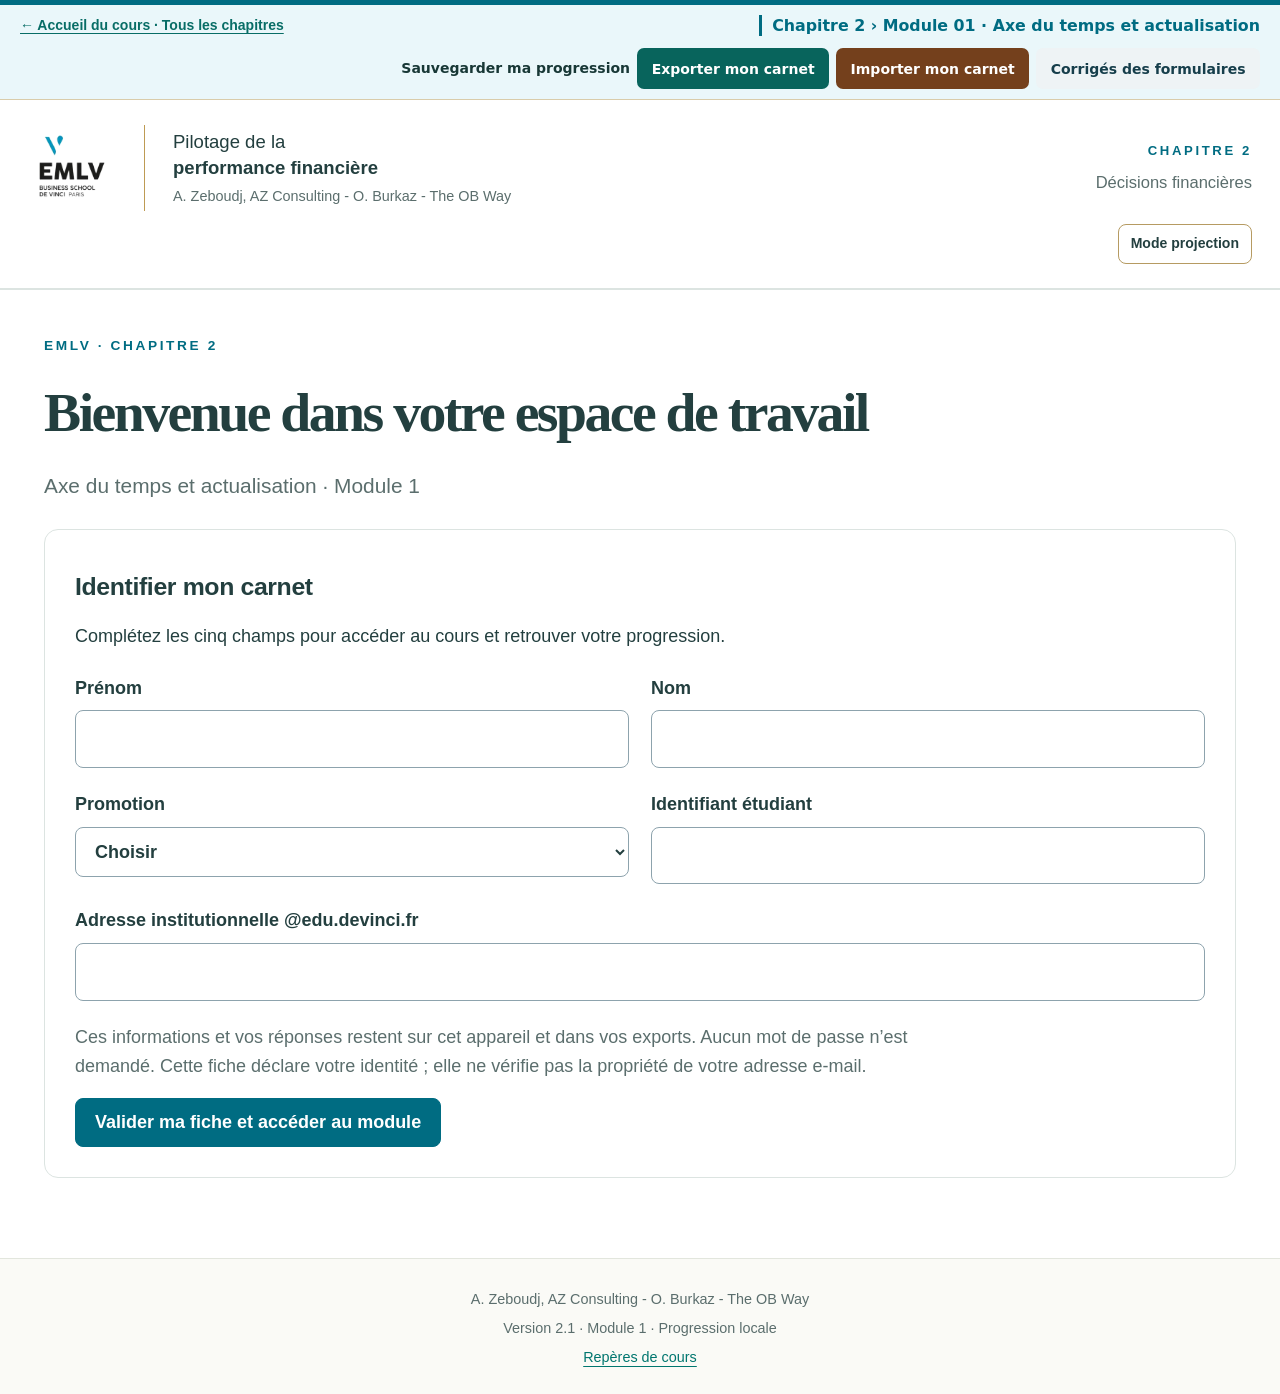
<file: index.html>
<!doctype html>
<html lang="fr">
<head><meta charset="utf-8"><meta name="viewport" content="width=device-width, initial-scale=1"><meta name="description" content="Cours et exercices accompagnés : axe du temps, capitalisation et actualisation. EMLV, chapitre 2."><title>Chapitre 2 · Axe du temps et actualisation</title><style>:root{--ink:#203341;--teal:#086b68;--deep:#075654;--paper:#f3f6f7;--line:#c9d7dc;--muted:#526570;--soft:#e7f3f2;--gold:#9a650b;--cream:#fff5d8;--danger:#993c2a;--focus:#9b4c00;font-size:18px;font-family:system-ui,-apple-system,BlinkMacSystemFont,"Segoe UI",sans-serif;color:var(--ink);background:var(--paper)}*{box-sizing:border-box}body{margin:0;line-height:1.65}a{color:var(--teal);text-underline-offset:4px}button,input,select{font:inherit}button,.button{display:inline-flex;align-items:center;justify-content:center;gap:8px;min-height:46px;padding:10px 17px;border:1px solid #6e8993;background:white;border-radius:9px;color:var(--ink);font-weight:650;cursor:pointer;text-decoration:none;line-height:1.4}button:hover,.button:hover{background:#eff7f6;border-color:var(--teal)}.primary{background:var(--teal);color:white;border-color:var(--teal)}.primary:hover{background:var(--deep);color:white}.skip{position:fixed;left:10px;top:-100px;z-index:99;background:white;padding:12px}.skip:focus{top:10px}:focus-visible{outline:3px solid var(--focus);outline-offset:4px}header{background:white;border-bottom:1px solid var(--line);padding:20px max(24px,calc((100vw - 1240px)/2))}.brand{display:flex;gap:20px;align-items:center}.brand img{width:86px;height:auto;max-height:55px;object-fit:contain}.brand strong{display:block;font-size:1.05rem}.brand small{color:var(--muted)}.header-bottom{display:flex;flex-wrap:wrap;align-items:center;justify-content:space-between;gap:15px;margin-top:18px}#student{display:flex;flex-wrap:wrap;gap:15px;align-items:center}.actions,#tools{display:flex;flex-wrap:wrap;gap:12px;margin:18px 0}#tools{margin:0}#tools button:first-child{background:var(--teal);color:white}#navigation{max-width:1290px;margin:auto;padding:16px 24px;display:flex;flex-wrap:wrap;gap:7px}#navigation[hidden]{display:none}#navigation a{padding:7px 12px;border-radius:7px;text-decoration:none;color:var(--ink);font-size:.92rem;font-weight:600}#navigation a:hover,#navigation a[aria-current]{background:var(--teal);color:white}#app{max-width:1080px;margin:16px auto 70px;padding:0 24px}h1,h2,h3,h4{line-height:1.22;letter-spacing:-.018em}h1{font-size:clamp(2rem,4.5vw,3.2rem);margin:0 0 24px;max-width:930px}h2{font-size:1.55rem;margin:12px 0 20px}h3{font-size:1.25rem;margin:12px 0 20px}h4{font-size:1.1rem}p{margin:14px 0}li{margin-bottom:12px}.eyebrow{color:var(--teal);font-size:.82rem;font-weight:800;letter-spacing:.09em;text-transform:uppercase;margin:14px 0}.lead{font-size:1.18rem;max-width:850px;color:var(--muted);margin-bottom:32px}.panel,.question{background:white;border:1px solid var(--line);border-radius:16px;padding:32px;margin:24px 0;box-shadow:0 2px 0 #173b4406}.panel p,.panel li,.question p{max-width:85ch}.question{border-top:5px solid var(--teal)}.question h3{color:var(--teal)}.remedial{margin:24px 0 0;padding:25px;border:2px solid #b18535;background:#fffdf7}.remedial h3{color:var(--gold)}.purpose{background:var(--soft);border-left:5px solid var(--teal);padding:20px 24px}.purpose strong,.reading strong{display:inline-block;margin-bottom:5px}.worked{background:#edf4f8;border-radius:12px;padding:24px;margin:26px 0}.worked ol{padding-left:28px}.worked li{padding-left:5px}.reading,.callout{background:var(--cream);padding:22px 24px;border-left:5px solid var(--gold)}.source{font-size:.84rem;color:var(--muted);padding-top:14px;border-top:1px solid var(--line)}.muted,small{color:var(--muted)}small{font-size:.85rem}.term{display:inline;padding:0;min-height:0;background:none;border:0;border-bottom:1px dotted var(--teal);border-radius:0;color:var(--teal);font:inherit;cursor:help;line-height:inherit;text-align:left}.term span{font-size:.75em;white-space:nowrap}.term:hover{background:#dbefec}.term:focus-visible{outline-width:2px;outline-offset:2px}.bridge,.module-grid{display:grid;grid-template-columns:1fr 1fr;gap:22px}.bridge>div{padding:23px;background:var(--soft);border-radius:10px}.bridge span{font-size:.75rem;letter-spacing:.1em;font-weight:800;color:var(--teal)}.bridge strong{display:block;font-size:1.4rem;margin-top:9px}.module-card{margin:0}.module-grid{margin:25px 0}.number{font-size:2rem;color:var(--teal);font-weight:800}.timeline{margin:28px 0;background:#f0f7f8;padding:23px;border-radius:12px}.timeline figcaption{font-size:.9rem;font-weight:700;margin-bottom:20px}.timeline ol{display:flex;gap:12px;padding:0;list-style:none;margin:0}.timeline li{flex:1;min-width:0;border-top:5px solid var(--teal);background:white;padding:16px 13px;margin:0;border-radius:6px}.timeline .date{display:block;font-size:.84rem;font-weight:650}.timeline strong{font-size:1.25rem;display:block;margin:9px 0;overflow-wrap:anywhere}.timeline small{display:block}.formula-picture{display:flex;flex-wrap:wrap;gap:16px;align-items:center;justify-content:center;padding:25px;background:var(--soft);text-align:center;border-radius:10px}.formula-picture span{font-size:1.9rem;font-weight:750}.formula-picture small{font-size:.85rem;font-weight:500}.formula,.formula-text{font-size:1.25rem;background:var(--soft);padding:20px;font-weight:750;overflow-wrap:anywhere}.formula{width:100%;justify-content:flex-start;text-align:left}table{width:100%;border-collapse:collapse;background:white;min-width:620px}caption{text-align:left;margin-bottom:15px;font-weight:700}th,td{padding:14px 16px;border-bottom:1px solid var(--line);text-align:left}thead{background:var(--soft)}tbody th{background:#f8fbfb;font-weight:650}.table-wrap{max-width:100%;overflow:auto;margin:23px 0}.table-wrap:focus{outline-offset:0}fieldset{border:0;padding:0;margin:0;min-width:0}legend{font-size:1.1rem;font-weight:650;margin-bottom:18px;padding:0;width:100%}.options{display:grid;gap:13px;margin:20px 0}.options>label,.choice{display:flex;align-items:flex-start;gap:15px;border:1px solid #aebfc5;border-radius:10px;padding:17px;cursor:pointer}.options label:has(input:checked){background:var(--soft);border:2px solid var(--teal);padding:16px}.options label:hover{background:#f4faf9}.options input,.choice input{width:22px;height:22px;min-width:22px;margin:4px 0;accent-color:var(--teal)}fieldset:disabled .options label{opacity:.87;cursor:default}input:not([type=radio]):not([type=checkbox]):not([type=range]),select{display:block;padding:13px 15px;border:1px solid #8da3ad;border-radius:8px;width:100%;background:white;color:var(--ink);min-height:50px}input[type=range]{display:block;width:100%;margin:25px 0}.numeric{display:block;margin-bottom:20px}.numeric input{max-width:360px;margin:10px 0}.identity-grid{display:grid;grid-template-columns:1fr 1fr;gap:22px;margin:22px 0}.identity-grid label{font-weight:650}.identity-grid label:last-child{grid-column:1/-1}.identity-grid input,.identity-grid select{margin-top:7px}.instruction{font-size:.9rem;color:var(--muted)}.feedback{padding:20px 23px;margin:22px 0;border-radius:9px;border-left:5px solid var(--teal)}.success{background:#e9f5ef;border-color:#247049}.error{background:#fff0e9;border-color:#ab4c2b}.solution{background:#fff5da;border-color:#9a650b}.format-error{color:var(--danger);font-weight:700;margin-top:10px}.q-feedback:focus{outline:2px solid var(--focus);outline-offset:5px}.step-nav{display:flex;gap:16px;align-items:center;flex-wrap:wrap;margin-top:30px}.step-nav p{max-width:600px}.lesson-menu{padding:0;list-style:none}.lesson-menu li a{display:flex;gap:20px;align-items:center;padding:22px;background:white;border:1px solid var(--line);border-radius:12px;text-decoration:none;color:var(--ink)}.lesson-menu li a:hover{background:var(--soft)}.lesson-menu span{font-weight:800;font-size:1.45rem;color:var(--teal)}.lesson-menu small{display:block;margin-top:5px}.progress-label{font-weight:650;font-size:.9rem;margin-top:25px}progress{width:100%;height:15px;accent-color:var(--teal)}.term-list{display:grid;grid-template-columns:1fr 1fr;gap:13px;margin-top:22px}.term-list button{text-align:left;justify-content:flex-start}.term-list button[hidden]{display:none}details{margin:20px 0}summary{font-weight:700;cursor:pointer;padding:8px 0}details ul{padding-left:24px}hr{border:0;border-top:1px solid var(--line);margin:28px 0}.backbar{position:sticky;top:0;z-index:10;display:flex;flex-wrap:wrap;align-items:center;gap:14px;background:#f3f6f7f5;padding:12px 0;backdrop-filter:blur(6px)}.course-lesson{scroll-margin-top:100px}#status{max-width:1080px;margin:0 auto;padding:0 24px;font-weight:650;color:var(--danger)}#status:empty{display:none}#storage{font-size:.78rem;color:var(--muted);margin:10px 0 0}dialog{width:min(850px,calc(100% - 28px));max-height:88vh;border:1px solid var(--line);border-radius:18px;padding:30px;color:var(--ink);box-shadow:0 20px 80px #132e4440}dialog::backdrop{background:#18323db0}.modal-head{display:flex;justify-content:space-between;gap:20px;align-items:flex-start}.modal-head button{min-width:78px}.modal-head h2{margin-top:8px}dialog .table-wrap{max-height:55vh}dialog .table-wrap table{font-size:1.1rem}footer{background:#e6edef;padding:25px;text-align:center;color:var(--muted);font-size:.85rem}footer p{margin:5px}.score{font-size:1.8rem;font-weight:750;color:var(--teal)}.projection{font-size:1.2rem}.projection #app{max-width:1250px}.projection h1{font-size:3.4rem}.choice{margin-bottom:12px}@media(max-width:680px){:root{font-size:17px}header{padding:17px 18px}.brand{gap:13px}.brand img{width:66px}.brand strong{font-size:.95rem}.brand small{font-size:.75rem}.header-bottom{gap:10px}#tools{display:grid;grid-template-columns:1fr 1fr;width:100%;gap:8px}#tools button{padding:10px;font-size:.88rem}#navigation{padding:12px;gap:5px}#navigation a{font-size:.85rem;padding:8px}#app{padding:0 16px;margin-top:12px}.panel,.question{padding:22px 19px;border-radius:12px;margin:20px 0}.module-grid,.bridge,.identity-grid,.term-list{grid-template-columns:1fr}.identity-grid label:last-child{grid-column:auto}.timeline{padding:16px;margin:23px 0}.timeline ol{flex-direction:column}.timeline li{display:grid;grid-template-columns:1fr 1fr;gap:7px;border-top:0;border-left:5px solid var(--teal)}.timeline strong{margin:0;font-size:1.15rem}.timeline small{grid-column:1/-1}.worked{padding:20px 17px}.purpose,.reading,.callout{padding:18px}.options>label{padding:14px 12px;gap:10px}.options label:has(input:checked){padding:13px 11px}.actions{gap:10px}.actions .button,.actions button{max-width:100%;white-space:normal}.remedial{padding:18px 13px}.formula-picture{gap:9px;padding:16px}.formula-picture span{font-size:1.6rem}.formula-picture small{font-size:.75rem}.projection h1{font-size:2.3rem}.backbar span{font-size:.82rem}dialog{padding:20px}h1{font-size:2.2rem}.lesson-menu li a{padding:18px;gap:14px}.step-nav{align-items:stretch}.step-nav .button{width:100%}}@media(prefers-reduced-motion:reduce){*{scroll-behavior:auto!important}}@media print{header,#navigation,footer,#tools,.actions,button,.skip,.backbar{display:none}.panel,.question{border:0;box-shadow:none;break-inside:auto}body{background:white;font-size:11pt}.term{color:inherit;border:0}.timeline li{break-inside:avoid}#app{max-width:none;padding:0}.course-lesson{break-before:page}.course-lesson:first-of-type{break-before:auto}details{display:block}}

/* Chapitre 2 · direction artistique commune · 2.1 */
:root{--ink:#233f3f;--teal:#00857f;--deep:#006c66;--paper:#fff;--line:#dce4e1;--muted:#5b6e6d;--soft:#edf7f5;--gold:#be9b54;--cream:#faf8f3;--danger:#963b28;--focus:#8b631d;font-family:Arial,"Helvetica Neue",system-ui,sans-serif;font-size:18px;color:var(--ink);background:#fff}
body{background:#fff;line-height:1.65}h1{font-family:Georgia,"Times New Roman",serif;font-size:clamp(2.35rem,4.35vw,3.8rem);font-weight:600;letter-spacing:-.045em;line-height:1.12;max-width:1080px;margin-bottom:26px}h1 em{font-style:normal;color:var(--teal)}h2,h3,h4{font-family:Arial,"Helvetica Neue",sans-serif;letter-spacing:-.015em}h2{font-size:1.38rem}h3{font-size:1.14rem}p{margin:16px 0}a{color:#00766f}button,.button{border-color:#b69b62;border-radius:8px;min-height:46px;font-weight:600;padding:11px 19px;transition:background-color .15s,border-color .15s}button:hover,.button:hover{background:#f0f7f5;border-color:var(--teal)}.primary{background:var(--teal);border-color:var(--teal);color:white}.primary:hover{background:var(--deep);color:white}.term{color:#00766f;padding:0;min-height:0;border:0;border-bottom:1px dotted #00766f;border-radius:0;transition:none}.term:hover{background:#e3f1ed}.term:focus-visible{outline-color:var(--focus)}
header{padding:24px max(28px,calc((100vw - 1540px)/2));border-bottom:1px solid var(--line)}.masthead{display:flex;justify-content:space-between;gap:28px;align-items:center}.brand{gap:28px;align-items:center;min-width:0}.brand img{width:88px;height:88px;max-height:88px;object-fit:contain;flex-shrink:0}.brand-copy{border-left:1px solid var(--gold);padding:4px 0 4px 28px}.brand-title{font-size:1.03rem;line-height:1.4}.brand-title strong{font-size:inherit}.brand small{display:block;font-size:.8rem;color:var(--muted);margin-top:5px;line-height:1.45}.chapter-identity{text-align:right;font-size:.92rem;flex-shrink:0}.chapter-identity span{display:block;color:var(--teal);font-weight:800;font-size:.73rem;letter-spacing:.2em;margin-bottom:8px}.chapter-identity p{margin:0;color:var(--muted)}.header-bottom{margin-top:18px;border-top:1px solid #edf0ed;padding-top:15px;gap:12px}.header-bottom button{font-size:.78rem;min-height:40px;padding:8px 12px}.header-bottom #student{font-size:.82rem;gap:12px}.header-bottom #student a{font-size:.8rem}#tools{gap:8px}#tools button:first-child{background:#edf7f5;color:#006e67;border-color:#c1d9d3}#tools button:first-child:hover{background:#ddeee8}#storage{font-size:.72rem;margin-top:7px}.nav-shell{border-bottom:1px solid var(--line);background:white}#navigation{max-width:1500px;justify-content:center;gap:4px;padding:10px 20px}#navigation a{font-size:.85rem;color:var(--muted);padding:11px 13px;border-bottom:2px solid transparent;border-radius:6px;white-space:nowrap;font-weight:500}#navigation a:hover{background:#f5f9f7;color:var(--teal)}#navigation a[aria-current]{background:#edf7f5;color:#007c73;border-bottom-color:var(--gold);font-weight:700}
#module-switcher{max-width:1440px;margin:30px auto 0;padding:0 28px}#module-switcher[hidden]{display:none}.switcher-label{font-size:.91rem;font-weight:700;margin:0 0 12px}.chapter-modules{display:grid;grid-template-columns:repeat(4,minmax(0,1fr));gap:14px}.module-link{--module-ink:#006f66;--module-bg:#eaf7f2;--module-line:#bddcd3;display:block;position:relative;background:var(--module-bg);color:var(--module-ink);border:1px solid var(--module-line);border-top:4px solid var(--module-ink);border-radius:12px;padding:13px 16px;min-width:0;text-decoration:none;line-height:1.4;min-height:107px}.module-link[data-module="2"]{--module-ink:#2454a0;--module-bg:#eff4ff;--module-line:#c7d5ef}.module-link[data-module="3"]{--module-ink:#944818;--module-bg:#fff4e8;--module-line:#e7cbb5}.module-link[data-module="4"]{--module-ink:#6942a1;--module-bg:#f5effb;--module-line:#d8c9ec}.module-link small{font-size:.76rem;color:inherit;display:block;margin-bottom:6px;font-weight:700}.module-link strong{display:block;font-size:.92rem;max-width:95%}.module-link .module-arrow{position:absolute;top:13px;right:15px;font-size:1rem}.module-link.current{outline:3px solid var(--gold);outline-offset:4px}.module-link:focus-visible{outline:3px solid var(--focus);outline-offset:4px}.module-link:hover{filter:brightness(.98)}.module-link[aria-disabled]{cursor:default}.module-link .coming{font-size:.7rem;margin-top:6px;font-weight:500}
#app{max-width:1080px;margin:40px auto 80px;padding:0 28px}body[data-page="chapitre"] #app,body[data-page="module"] #app{max-width:1440px;margin-top:45px}.eyebrow{color:var(--teal);font-weight:800;letter-spacing:.19em;font-size:.76rem;margin:0 0 23px}.lead{color:var(--muted);font-size:1.16rem;line-height:1.65;margin-bottom:25px}.intro-grid{display:grid;grid-template-columns:minmax(0,1.18fr) minmax(340px,.82fr);gap:62px;align-items:start;margin-bottom:40px}.intro-copy{min-width:0}.intro-copy h1{font-size:clamp(2.5rem,4.9vw,4.5rem)}.gold-rule{display:block;width:74px;height:3px;background:var(--gold);margin:30px 0}.intro-copy .panel.home-intro{padding:0;border:0;box-shadow:none;margin:25px 0;background:transparent}.home-intro h2{font-size:1.03rem;margin:0 0 10px}.home-intro p{font-size:.95rem}.home-intro .actions{margin-top:24px}.intro-copy .progress-label{font-size:.82rem}.method-rail{position:relative;background:#faf9f6;border:1px solid #e8dfce;border-radius:20px;padding:30px 30px 20px;margin-top:60px}.method-rail::before{content:"";position:absolute;left:-16px;top:28px;bottom:28px;width:3px;background:var(--gold)}.method-rail h2{font-size:.75rem;letter-spacing:.17em;text-transform:uppercase;color:var(--teal);line-height:1.7;margin:0 0 17px}.method-rail ol{list-style:none;padding:0;margin:0}.method-rail li{display:flex;align-items:flex-start;gap:18px;padding:24px 0;border-bottom:1px solid #ddded6;margin:0}.method-rail li:last-child{border-bottom:0}.method-rail .step-number{border:1px solid #cce0d9;background:white;border-radius:50%;color:var(--teal);width:42px;height:42px;display:flex;align-items:center;justify-content:center;flex-shrink:0;font-size:.85rem}.method-rail strong{font-size:1rem;display:block;line-height:1.4;margin-bottom:7px}.method-rail p{font-size:.84rem;line-height:1.55;color:var(--muted);margin:0}
.panel,.question{border-radius:14px;box-shadow:none;border-color:var(--line);background:white}.panel{padding:30px}.question{border-top:4px solid var(--teal)}.purpose{background:#edf7f3;border-left:3px solid var(--teal)}.worked{background:#f7f9f5;border:1px solid #e4e9df;border-radius:12px}.reading,.callout{background:#faf7ef;border-left:3px solid var(--gold)}.timeline{background:#f3f8f5;border:1px solid #dce8e2}.timeline li{border-top-color:#00857f}.formula,.formula-text{background:#eef7f3;border-color:#b9cec4;color:var(--ink);font-size:1.15rem}.source{color:var(--muted)}.bridge>div{background:#edf7f3}.bridge strong{font-size:1.2rem}.module-grid{gap:20px}.module-card{border-top:3px solid var(--teal)}.module-card .number{font-size:1.4rem;font-family:Georgia,serif}.module-card h2{font-size:1.25rem}.module-card p{font-size:.92rem}.options>label,.choice{border-color:#c8d6cf}.options label:has(input:checked){border-color:var(--teal);background:#eef7f3}.lesson-menu li a{border-color:#dce4df}.lesson-menu li a:hover{background:#f5faf6}.lesson-menu span{font-family:Georgia,serif;color:var(--teal)}.feedback{border-radius:8px}.success{background:#edf7f0}.error{background:#fff2eb}.solution{background:#fcf6e7}.term-list button{border-color:#c8d9cf;background:#fbfdfa}.term-list button:hover{background:#eef7f3}.table-wrap td{white-space:nowrap}.backbar{background:#fffffff5}.remedial{background:#fffdf6;border-color:#c9aa6a}#status{max-width:1440px;font-size:.9rem;margin-top:12px}dialog{border-color:#d8ddcf;background:#fffefb;box-shadow:0 24px 90px #17342f30}.modal-head h2{font-size:1.4rem}footer{background:#fafaf6;border-top:1px solid #e2e6dd;font-size:.8rem;padding:24px}.projection h1{font-family:Georgia,serif}.projection .intro-grid{grid-template-columns:1fr}.projection .method-rail{margin-top:0}.projection #app{max-width:1400px}body[data-ready="false"] #app{max-width:1000px}body[data-ready="false"] .header-bottom{border:0;padding-top:0;margin-top:12px;justify-content:flex-end}body[data-ready="false"] #storage:empty{display:none}
@media(min-width:1700px){.intro-grid{gap:90px}.intro-copy h1{font-size:4.5rem}#app{max-width:1140px}}
@media(max-width:1050px){.chapter-identity{font-size:.8rem}.brand-copy{padding-left:20px}.brand{gap:20px}.intro-grid{grid-template-columns:1fr 1fr;gap:36px}.method-rail{padding:24px 23px 16px}.method-rail li{gap:12px}.intro-copy h1{font-size:3.1rem}.chapter-modules{gap:12px}.module-link{padding:12px}.module-link strong{font-size:.86rem}#navigation{justify-content:flex-start}}
@media(max-width:780px){:root{font-size:17px}header{padding:18px 20px}.brand img{width:68px;height:68px;max-height:68px}.brand-copy{padding-left:18px}.brand{gap:18px}.brand-title{font-size:.9rem}.brand small{font-size:.7rem}.chapter-identity{display:none}.header-bottom{gap:10px;margin-top:15px;padding-top:13px}#navigation{padding:9px 13px;gap:3px}#navigation a{font-size:.8rem;padding:9px 10px}#module-switcher{padding:0 20px;margin-top:23px}.chapter-modules{grid-template-columns:repeat(2,minmax(0,1fr));gap:12px}.module-link{min-height:109px}.module-link small{font-size:.72rem}.module-link strong{font-size:.88rem}.module-link.current{outline-width:2px;outline-offset:3px}.intro-grid{grid-template-columns:1fr;gap:10px}.intro-copy h1{font-size:clamp(2.45rem,7vw,3.2rem)}.method-rail{margin:12px 0 0 10px;padding:24px}.method-rail::before{left:-12px}.method-rail li{padding:20px 0}.method-rail strong{font-size:1rem}#app,body[data-page="chapitre"] #app,body[data-page="module"] #app{padding:0 20px;margin-top:30px}.panel,.question{padding:23px 20px}.eyebrow{font-size:.72rem;letter-spacing:.15em;margin-bottom:18px}.lead{font-size:1.06rem}.gold-rule{margin:24px 0}.brand small{max-width:32ch}.table-wrap{margin:20px 0}.module-grid{grid-template-columns:1fr}.projection .intro-copy h1{font-size:2.5rem}.header-bottom #student{font-size:.78rem}}
@media(max-width:420px){header{padding:16px}.brand img{width:59px;height:66px}.brand{gap:13px}.brand-copy{padding-left:13px}.brand-title{font-size:.85rem}.brand small{font-size:.67rem}.header-bottom button{font-size:.74rem}#tools{gap:7px}#tools button{padding:9px 8px}#app,body[data-page="chapitre"] #app,body[data-page="module"] #app,#module-switcher{padding-left:17px;padding-right:17px}.module-link{padding:11px 12px;min-height:118px}.module-link strong{font-size:.81rem}.module-link small{font-size:.68rem}.module-link .module-arrow{top:10px;right:10px}.module-link .coming{font-size:.65rem}.panel,.question{padding:21px 17px}.intro-copy h1{font-size:2.55rem}.method-rail{padding:22px 19px}.timeline li{border-left-color:var(--teal)}.formula{font-size:1.03rem}.modal-head h2{font-size:1.25rem}}
@media(prefers-reduced-motion:reduce){button,.button{transition:none}}
@media print{#module-switcher,.nav-shell,.method-rail{display:none}.intro-grid{display:block}h1,.intro-copy h1{font-size:26pt}#app{max-width:none}.panel{padding:0}.gold-rule{display:none}}

h1:focus-visible,.course-lesson h2:focus-visible,#suite-chapitre h2:focus-visible{outline:none}.chapter-intro{font-size:.95rem;color:var(--muted);max-width:60ch;margin:22px 0 28px}#suite-chapitre{scroll-margin-top:24px}@media(min-width:1100px){#module-switcher{max-width:1352px;padding:0 44px}body[data-page="chapitre"] #app,body[data-page="module"] #app{max-width:1352px;padding:0 44px}}
@media(max-width:780px){#navigation{flex-wrap:nowrap;overflow-x:auto;justify-content:flex-start;scrollbar-width:thin;scroll-padding-inline:16px}#navigation a{flex:0 0 auto}.header-bottom{display:grid;grid-template-columns:minmax(0,1fr) auto;align-items:center}.header-bottom #student{grid-column:1;grid-row:1;gap:4px 10px}.header-bottom #projection{grid-column:2;grid-row:1;max-width:100px}.header-bottom #tools{grid-column:1/-1;grid-row:2}#module-switcher{margin-top:20px}}
</style><style>#emlv-common-nav{flex-wrap:wrap;gap:.5rem 1rem;align-items:center}#emlv-common-nav .er-tools{margin-left:auto;display:flex;flex-wrap:wrap;align-items:center;justify-content:flex-end;gap:.4rem;color:#183836;font:600 14px/1.35 system-ui}#emlv-common-nav .er-tools button,.er-close{display:inline-block;border:0;border-radius:7px;padding:.63rem .8rem;min-height:40px;cursor:pointer;font:650 14px/1.3 system-ui;text-transform:none;letter-spacing:normal}#emlv-common-nav .er-export{color:white;background:#08645c}#emlv-common-nav .er-import{color:white;background:#74401c}#emlv-common-nav .er-reference,.er-close{background:#eef3f5;color:#163e4b}.er-tools button:focus-visible,.er-guide summary:focus-visible,.er-form summary:focus-visible{outline:3px solid #b26a00;outline-offset:2px}#er-bank{max-width:min(52rem,94vw);width:100%;max-height:85vh;box-sizing:border-box;padding:1.2rem;border:1px solid #b4c8c4;border-radius:12px;color:#182f31;background:white;overflow:auto}#er-bank::backdrop{background:#182e32aa}#er-bank .er-close{float:right}.er-form,.er-step,.er-answer{display:block;border:1px solid #bdd0cc;border-radius:7px;background:#f7faf8;padding:.6rem .85rem;margin:.5rem 0;text-align:left}.er-answer{background:white}.er-form summary,.er-guide summary{cursor:pointer;color:#155451;font-weight:650}.er-form section+section{border-top:1px solid #dce5df;padding-top:.5rem}.er-guide p{color:#253d3b}.er-guide{margin:1rem 0}input[type=file][accept*=json],input[type=file][hidden],[hidden]{display:none!important}body :where(button[data-export],button[data-import],button[data-export-new],button[data-import-open],button[data-export-carnet],button[data-action="export"],button[data-action="import"],#export,#dst-import,#emlv-native-import,button[data-act="export"],label[for="import-file"]):not(.er-native){display:none!important}
@media(max-width:700px){#emlv-common-nav .er-tools{margin-left:0;width:100%;justify-content:flex-start}#emlv-common-nav .er-tools strong{width:100%}#er-bank{padding:.8rem}.er-form{padding:.5rem}}
</style><script src="revision-cours.js"></script></head>
<body><nav id="emlv-common-nav" aria-label="Accueil général du cours"><a href="https://azconsultingpro.github.io/emlv-pilotage-financier/accueil/">← Accueil du cours · Tous les chapitres</a><span>Chapitre 2 · Décisions financières</span><div class="er-tools" data-er-module="actualisation"><strong>Sauvegarder ma progression</strong><button type="button" class="er-export er-native" data-export>Exporter mon carnet</button><button type="button" class="er-import er-native" data-import>Importer mon carnet</button><button type="button" class="er-reference" data-er-bank>Corrigés des formulaires</button></div></nav><dialog id="er-bank" aria-labelledby="er-title"><button class="er-close" type="button">Fermer</button><h2 id="er-title">Réviser les questions des formulaires</h2><p>Choisissez un formulaire, puis ouvrez un ou deux indices pour afficher la réponse et son raisonnement. Vous pouvez le faire avant votre premier envoi. Cette lecture ne modifie ni votre carnet ni votre note.</p><div class="er-body"></div></dialog><a class="skip" href="#app">Aller au contenu</a><header><div class="masthead"><div class="brand"><img src="[data-uri]" alt="EMLV · Business School De Vinci Paris"><div class="brand-copy"><div class="brand-title">Pilotage de la<br><strong>performance financière</strong></div><small>A. Zeboudj, AZ Consulting - O. Burkaz - The OB Way</small></div></div><div class="chapter-identity"><span>CHAPITRE 2</span><p>Décisions financières</p></div></div><div class="header-bottom"><div id="student"></div><div id="tools"></div><button id="projection" type="button" aria-pressed="false">Mode projection</button></div><p id="storage"></p></header><div class="nav-shell"><nav id="navigation" aria-label="Navigation principale"><a href="#chapitre">Chapitre 2</a><a href="#module">Module 1</a><a href="#cours">Cours complet</a><a href="#sommaire">Parcours guidé</a><a href="#lexique">Lexique</a><a href="#formules">Méthodes et formules</a><a href="#approfondir">Pour approfondir</a><a href="#quiz">Quiz</a><a href="#dst">Devoir type DST</a><a href="#validations">Validations Google Forms</a><a href="#carnet">Mon carnet</a></nav></div><section id="module-switcher" aria-label="Modules du chapitre 2" hidden></section><p id="status" role="status" tabindex="-1"></p><main id="app" tabindex="-1"></main><footer><p>A. Zeboudj, AZ Consulting - O. Burkaz - The OB Way</p><p>Version 2.1 · Module 1 · Progression locale</p><a href="#sources">Repères de cours</a></footer><input id="import-file" type="file" accept="application/json,.json" hidden><dialog id="modal" aria-labelledby="modal-title"><div class="modal-head"><h2 id="modal-title"></h2><button id="close-modal" type="button">Fermer</button></div><div id="modal-body"></div></dialog><noscript><p>Activez JavaScript pour ouvrir le cours et ses exercices interactifs.</p></noscript><script>window.SupportSlides = [{"n": 1, "text": "CHAPITRE II · DÉCISIONS FINANCIÈRES | Pilotage de la Performance Financière · EMLV · 2026–2027 | Pilotage de la Performance Financière | Décisions |   | Financières | Valeur temps de l’argent · VAN · TRI · Délai de récupération · Indice de profitabilité | LA QUESTION DU CHAPITRE | 1 € aujourd’hui vaut-il 1 € demain ? | Et comment choisir les bons projets ?"}, {"n": 2, "text": "ÉCHAUFFEMENT | Que choisissez-vous ? | Pilotage de la Performance Financière · EMLV · 2026–2027 | ? | On vous propose 10 000 € aujourd’hui, ou 11 000 € dans 2 ans. Que choisissez-vous ? | A | 10 000 € aujourd’hui | B | 11 000 € dans 2 ans : c’est 1 000 € de plus | C | Ça dépend… | À retenir :  | un euro aujourd’hui vaut plus qu’un euro demain, parce qu’il peut être placé et rapporter des intérêts. Pour comparer, il faut ramener les montants à la même date. C’est tout l’objet de la partie I. | Autres raisons de préférer aujourd’hui :  | l’inflation, le risque de ne jamais être payé, un besoin d’argent immédiat."}, {"n": 3, "text": "POURQUOI CE CHAPITRE ? | Chaque année, les entreprises parient des milliards sur l’avenir | Pilotage de la Performance Financière · EMLV · 2026–2027 | LES QUESTIONS AUXQUELLES CE CHAPITRE RÉPOND | Faut-il investir ? | Ce projet rapportera-t-il plus qu’il ne coûte, une fois le temps pris en compte ? | Lequel choisir ? | Deux projets possibles, un seul budget : lequel crée le plus de valeur ? | En combien de temps ? | Quand récupère-t-on sa mise ? À quel rythme l’argent double-t-il ?"}, {"n": 4, "text": "FEUILLE DE ROUTE | Le plan du chapitre | Pilotage de la Performance Financière · EMLV · 2026–2027 | I | La valeur temps de l’argent | Echelle du temps et 3 règles | Valeur future et valeur actuelle | Flux multiples | Perpétuités | Annuités (rentes) | II | Les règles de décision d’investissement | Valeur actuelle nette (VAN) | Délai de récupération | Taux de rendement interne (TRI) et ses pièges | Indice de  | profitabilité"}, {"n": 5, "text": "OBJECTIFS | Objectifs d’apprentissage · partie I | Pilotage de la Performance Financière · EMLV · 2026–2027 | 1 | 2 | Calculer la valeur actuelle et la valeur future d’un flux unique. | 3 | Calculer la valeur actuelle et la valeur future d’une série de flux. | 4 | Calculer la valeur actuelle d’une perpétuité et d’une perpétuité croissante. | 5 | Calculer la valeur actuelle et la valeur future d’une annuité ordinaire. | 6 | Valoriser une annuité due et une annuité différée. | Construire |   | l’axe |  du temps  | d’une |   | série |  de flux et  | expliquer |  les trois  | règles |  du « voyage dans le temps »."}, {"n": 6, "text": "OBJECTIFS | Objectifs d’apprentissage · partie II | Pilotage de la Performance Financière · EMLV · 2026–2027 | 7 | Expliquer ce qu’est une règle de décision d’investissement et pourquoi on en utilise plusieurs. | 8 | Appliquer la règle de la VAN et celle du délai de récupération, et expliquer leurs limites. | 9 | Appliquer la règle du TRI et repérer ses pièges. | 10 | Utiliser l’indice de profitabilité quand le budget est limité. | 11 | Comparer des projets mutuellement exclusifs avec la VAN et le TRI incrémental. | 12 | Appliquer la règle de 72 pour interpréter un taux."}, {"n": 7, "text": "PARTIE I | Pilotage de la Performance Financière · EMLV · 2026–2027 | 1 | La valeur temps de l’argent | Un euro aujourd’hui et un euro demain ne sont pas la même chose. Comment les comparer ?"}, {"n": 8, "text": "SECTION 1.1 | Pilotage de la Performance Financière · EMLV · 2026–2027 | 1.1 | Chaque problème de ce chapitre commence de la même façon : dessiner quand l’argent circule. | L’axe |  du temps"}, {"n": 9, "text": "1.1 · L’AXE DU TEMPS | Qu’est-ce qu’un axe du temps ? | Pilotage de la Performance Financière · EMLV · 2026–2027 | Un axe du temps représente, sur un  | échelle | , la date et le montant d’une série de flux. C’est la première étape de tout problème où de l’argent change de mains à des dates différentes : nous l’utiliserons dans presque tous les exemples du chapitre. | La date 0 représente aujourd’hui ; la date 1 une période plus tard, la date 2 deux périodes plus tard, etc. | Un flux entrant (argent reçu) est noté avec un signe positif. | Un flux sortant (argent versé) est noté avec un signe négatif. | L’intervalle entre deux dates représente une période : une année, un trimestre ou un mois selon le cas."}, {"n": 10, "text": "EXEMPLE 1.1 · ÉNONCÉ | Construire |  un axe du temps | Pilotage de la Performance Financière · EMLV · 2026–2027 | Vous prêtez 5 000 € à une amie aujourd’hui. Elle s’engage à vous rembourser en deux fois 3 000 €, à la fin de chacune des deux prochaines années. | ? | Dessinez |   | l’axe |  du temps de ce prêt, de votre point de vue. | À vous · 2 min"}, {"n": 11, "text": "EXEMPLE 1.1 · SOLUTION | Toujours commencer par dessiner les flux | Pilotage de la Performance Financière · EMLV · 2026–2027 | EXEMPLE : VOUS PRÊTEZ 5 000 € À UNE AMIE, QUI VOUS REMBOURSE 3 000 € À LA FIN DE CHACUNE DES DEUX ANNÉES SUIVANTES | Aujourd’hui (0) | −5 000 € | Année 1 | +3 000 € | Année 2 | +3 000 € | Date 0\n | Aujourd’hui | Flux positif (vert)\n | Argent reçu | Flux négatif (rouge)\n | Argent versé | Un intervalle\n | Une période : année, trimestre, mois… | Question :  | vous récupérez 6 000 € pour 5 000 € prêtés. Avez-vous gagné 1 000 € ? Pas tout à fait : ces 6 000 € arrivent plus tard. Il faudra les « ramener » à aujourd’hui. | L’axe |  du temps  | représente |   | quand |  et  | combien |   | d’argent |  entre  | ou |  sort.  | C’est |  la première étape de tout  | exercice | ."}, {"n": 12, "text": "SECTION 1.2 | Pilotage de la Performance Financière · EMLV · 2026–2027 | 1.2 | Les trois règles du voyage dans le temps | Trois règles simples permettent de comparer, d’avancer et de reculer de l’argent dans le temps. Toutes les formules du chapitre en découlent."}, {"n": 13, "text": "1.2 · LES TROIS RÈGLES | Les trois règles du « voyage dans le temps » | Pilotage de la Performance Financière · EMLV · 2026–2027 | 1 | Comparer | On ne peut comparer ou additionner que des montants situés à la même date. | 1 € aujourd’hui ≠ 1 € dans un an | 2 | Avancer dans le temps | Pour déplacer un montant vers le futur, on le capitalise : on multiplie par (1 + r) à chaque période. | 100 € × 1,05 = 105 € dans un an | 3 | Reculer dans le temps | Pour ramener un montant vers aujourd’hui, on l’actualise : on divise par (1 + r) à chaque période. | 105 € / 1,05 = 100 € aujourd’hui | À retenir :  | capitaliser = avancer (× 1 + r) ; actualiser = reculer (÷ 1 + r). Toutes les formules du chapitre découlent de ces trois règles."}, {"n": 14, "text": "EXEMPLE 1.2 · ÉNONCÉ | Appliquer les règles du voyage dans le temps | Pilotage de la Performance Financière · EMLV · 2026–2027 | Vous déposez 2 000 € aujourd’hui, puis 2 000 € à la fin de chacune des deux prochaines années, sur un compte rémunéré à 8 % par an. | 0 | −2 000 € | 1 | −2 000 € | 2 | −2 000 € | 3 | ? € | ? | Combien aurez-vous sur le compte dans 3 ans ?"}, {"n": 15, "text": "EXEMPLE 1.2 · SOLUTION | Appliquer les règles du voyage dans le temps | Pilotage de la Performance Financière · EMLV · 2026–2027 | FORMULE | VF = C × (1 + r)ⁿ | APPLICATION | VF = 2 000 × 1,08³ + 2 000 × 1,08² + 2 000 × 1,08 | VF = 2 519,42 + 2 332,80 + 2 160,00 | VF = 7 012,22 € | Interprétation\n | La règle 1 impose de ramener les trois dépôts à la même date (l’année 3) avant de les additionner. La règle 2 les y amène en les capitalisant. | 6 000 € déposés deviennent 7 012 € : 1 012 € d’intérêts."}, {"n": 16, "text": "VÉRIFICATION RAPIDE 2 · ÉNONCÉ | Où est l’erreur ? | Pilotage de la Performance Financière · EMLV · 2026–2027 | ? | Un camarade affirme : « 1 000 € aujourd’hui et 1 000 € dans 5 ans, cela fait 2 000 € aujourd’hui. » Quelle règle ne respecte-t-il pas ? | A | Règle 1 : comparer à la même date | B | Règle 2 : capitaliser | C | Règle 3 : actualiser"}, {"n": 17, "text": "VÉRIFICATION RAPIDE 2 · SOLUTION | Où est l’erreur ? | Pilotage de la Performance Financière · EMLV · 2026–2027 | Correction (taux de 5 %) | Calcul | Valeur aujourd’hui | 1 000 € aujourd’hui | — | 1 000,00 € | 1 000 € dans 5 ans | 1 000 / 1,05⁵ (règle 3) | 783,53 € | Total aujourd’hui | 1 783,53 € | À retenir :  | les 1 000 € reçus dans 5 ans valent moins qu’aujourd’hui : avant d’additionner, il faut les actualiser."}, {"n": 18, "text": "SECTION 1.3 | Pilotage de la Performance Financière · EMLV · 2026–2027 | 1.3 | Valeur actuelle et valeur future d’un flux unique | Les règles 2 et 3 donnent deux formules que nous utiliserons en permanence : l’une pour avancer un flux, l’autre pour le ramener à aujourd’hui."}, {"n": 19, "text": "1.3 · ACCROCHE | Épargner à 18 ans ou à 28 ans ? | Pilotage de la Performance Financière · EMLV · 2026–2027 | ? | Vous placez 100 € une seule fois, à 7 % par an, jusqu’à 65 ans. Combien aurez-vous si vous commencez à 18 ans ? Et à 28 ans ? | A | À peu près pareil : 10 ans de moins sur 47 ans | B | Environ deux fois moins en commençant à 28 ans | C | Seulement 70 € de moins"}, {"n": 20, "text": "1.3 · ACCROCHE · RÉPONSE | Dix ans de retard divisent le résultat par deux | Pilotage de la Performance Financière · EMLV · 2026–2027 | 2 405 € | Valeur à 65 ans de 100 € placés à 18 ans à 7 % (100 × 1,07⁴⁷) | Et en commençant à 28 ans ?\n | 100 × 1,07³⁷ = 1 222 €. | Réponse : B. En commençant 10 ans plus tard, on obtient environ deux fois moins, pour la même mise de 100 €. | À 7 %, l’argent double environ tous les 10 ans (règle de 72, section 1.16) : 10 ans de retard, c’est un doublement de moins. | À retenir :  | le temps est l’ingrédient le plus puissant des intérêts composés. C’est la formule VF = C × (1 + r)ⁿ que nous allons voir."}, {"n": 21, "text": "1.3 · VALEUR FUTURE ET VALEUR ACTUELLE | La valeur future d’un flux unique | Pilotage de la Performance Financière · EMLV · 2026–2027 | La valeur future d’un flux est ce qu’il devient après avoir rapporté des intérêts pendant plusieurs périodes. En appliquant la règle 2 n fois de suite, on obtient la formule générale. | Valeur future   =    | VF = C × (1 + r)ⁿ | C : montant placé aujourd’hui   ·   r : taux d’intérêt par période   ·   n : nombre de périodes | Ce mécanisme, où l’on gagne des intérêts sur le montant initial et sur les intérêts déjà acquis, s’appelle les intérêts composés. C’est pourquoi le capital grossit de plus en plus vite avec le temps."}, {"n": 22, "text": "EXEMPLE 1.3 · ÉNONCÉ | La puissance des intérêts composés | Pilotage de la Performance Financière · EMLV · 2026–2027 | Vous placez 5 000 € sur un compte rémunéré à 9 % par an. | ? | a)  Combien aurez-vous dans 5 ans ? | b)  Dans 15 ans ? | c)  Dans 30 ans ?"}, {"n": 23, "text": "EXEMPLE 1.3 · SOLUTION | La puissance des intérêts composés | Pilotage de la Performance Financière · EMLV · 2026–2027 | VALEUR FUTURE | VF = C × (1 + r)ⁿ | C  | = montant placé aujourd’hui\n | r  | = taux d’intérêt par période\n | n  | = nombre de périodes | Surprise\n | En 30 ans, l’argent est multiplié par plus de 13. Les 15 dernières années rapportent 48 000 €, contre 13 000 € pour les 15 premières. | À retenir :  | grâce aux intérêts composés, on gagne des intérêts sur les intérêts : la croissance s’accélère avec le temps. Commencer à épargner tôt change tout."}, {"n": 24, "text": "VÉRIFICATION RAPIDE 3 · ÉNONCÉ | Valeur future | Pilotage de la Performance Financière · EMLV · 2026–2027 | Vous placez 2 000 € à 6 % par an pendant 8 ans. | ? | Quelle est la valeur future de ce placement ?"}, {"n": 25, "text": "VÉRIFICATION RAPIDE 3 · SOLUTION | Valeur future | Pilotage de la Performance Financière · EMLV · 2026–2027 | FORMULE | VF = C × (1 + r)ⁿ | APPLICATION | VF = 2 000 × 1,06⁸ | VF = 2 000 × 1,5938 | VF = 3 187,70 € | Interprétation\n | En 8 ans, le placement gagne 1 187,70 € d’intérêts."}, {"n": 26, "text": "1.3 · VALEUR FUTURE ET VALEUR ACTUELLE | La valeur actuelle d’un flux unique | Pilotage de la Performance Financière · EMLV · 2026–2027 | La valeur actuelle d’un flux futur est la somme qu’il faudrait placer aujourd’hui pour l’obtenir, au taux du marché. En appliquant la règle 3 (actualiser), on obtient l’image inverse de la formule de la valeur future. | Valeur actuelle   =    | VA = C / (1 + r)ⁿ | La valeur actuelle répond à la question : combien vaut aujourd’hui ce paiement futur ? Plus le taux d’intérêt est élevé, ou plus le paiement est lointain, plus sa valeur actuelle est faible."}, {"n": 27, "text": "EXEMPLE 1.4 · ÉNONCÉ | Valoriser un bon d’épargne | Pilotage de la Performance Financière · EMLV · 2026–2027 | Un bon d’épargne paiera 20 000 € dans 12 ans. Le taux d’intérêt du marché est fixé à 5 % par an. | 0 | ? € | 12 | +20 000 € | ? | Combien vaut ce bon aujourd’hui ?"}, {"n": 28, "text": "EXEMPLE 1.4 · SOLUTION | Combien vaut aujourd’hui un montant futur ? | Pilotage de la Performance Financière · EMLV · 2026–2027 | VALEUR ACTUELLE | VA = C / (1 + r)ⁿ | C’est la somme qu’il faudrait placer aujourd’hui pour obtenir C dans n périodes. C’est l’inverse de la valeur future. | EXEMPLE : UN BON D’ÉPARGNE PAIE 20 000 € DANS 12 ANS. TAUX DU MARCHÉ : 5 %. | Aujourd’hui | ? € | Année 12 | +20 000 € | 20 000 / 1,05¹² = | 11 137 € | Lecture :  | payer ce bon plus de 11 137 € aujourd’hui serait une mauvaise affaire, car on obtiendrait mieux en plaçant son argent à 5 %. | À retenir :  | actualiser, c’est répondre à la question « combien cela vaut-il aujourd’hui ? ». C’est l’outil central de toute décision d’investissement."}, {"n": 29, "text": "VÉRIFICATION RAPIDE 4 · ÉNONCÉ | Valeur actuelle | Pilotage de la Performance Financière · EMLV · 2026–2027 | Une obligation paiera 10 000 € dans 8 ans. Le taux d’intérêt est de 6 % par an. | ? | Combien vaut cette obligation aujourd’hui ?"}, {"n": 30, "text": "VÉRIFICATION RAPIDE 4 · SOLUTION | Valeur actuelle | Pilotage de la Performance Financière · EMLV · 2026–2027 | FORMULE | VA = C / (1 + r)ⁿ | APPLICATION | VA = 10 000 / 1,06⁸ | VA = 10 000 / 1,5938 | VA = 6 274,12 € | Interprétation | \n | Un investisseur ne paierait pas plus de 6 274 € aujourd’hui pour recevoir 10 000 € dans 8 ans."}, {"n": 31, "text": "SECTION 1.4 | Pilotage de la Performance Financière · EMLV · 2026–2027 | 1.4 | Valeur actuelle et valeur future de flux multiples | La plupart des décisions réelles impliquent plusieurs flux. Bonne nouvelle : on applique simplement la méthode du flux unique à chacun, puis on additionne."}, {"n": 32, "text": "1.4 · ACCROCHE | Payer son téléphone comptant ou en 3 fois sans frais ? | Pilotage de la Performance Financière · EMLV · 2026–2027 | ? | Un téléphone coûte 1 200 €. Vous pouvez payer comptant, ou en 3 fois 400 € sans frais (aujourd’hui, dans 1 mois, dans 2 mois). Votre épargne rapporte 0,5 % par mois. Que choisir ? | A | Comptant : c’est plus simple | B | En 3 fois : c’est moins cher | C | Indifférent : 1 200 € dans les deux cas"}, {"n": 33, "text": "1.4 · ACCROCHE · RÉPONSE | Payer son téléphone comptant ou en 3 fois sans frais ? | Pilotage de la Performance Financière · EMLV · 2026–2027 | VA = 400 + 400 / 1,005 + 400 / 1,005² | VA = 400 + 398,01 + 396,03 | VA = 1 194,04 € < 1 200 € | Payer en 3 fois coûte 6 € de moins en valeur actuelle : votre argent reste placé plus longtemps. | À retenir :  | même total en euros, mais pas aux mêmes dates : la valeur actuelle est différente."}, {"n": 34, "text": "1.4 · FLUX MULTIPLES | La valeur actuelle d’une série de flux | Pilotage de la Performance Financière · EMLV · 2026–2027 | Pour valoriser une série de flux, on actualise chaque flux séparément jusqu’à aujourd’hui, puis on additionne les résultats : la règle 1 permet d’additionner des montants une fois qu’ils sont à la même date. | Valeur actuelle   =    | VA = C₁/(1 + r) + C₂/(1 + r)² + … + Cₙ/(1 + r)ⁿ | Une série de flux n’est qu’une somme de flux uniques : chacun est actualisé avec son propre nombre de périodes."}, {"n": 35, "text": "EXEMPLE 1.5 · ÉNONCÉ | Valeur actuelle d’une série de flux | Pilotage de la Performance Financière · EMLV · 2026–2027 | Votre tante accepte de vous prêter de l’argent si vous la remboursez 4 000 € dans un an, puis 6 000 € à la fin de chacune des deux années suivantes. Elle pourrait placer son argent à 7 % par an. | ? | Combien peut-elle vous prêter aujourd’hui ?"}, {"n": 36, "text": "EXEMPLE 1.5 · SOLUTION | Valoriser une série de flux : actualiser, puis additionner | Pilotage de la Performance Financière · EMLV · 2026–2027 | EXEMPLE : VOTRE TANTE VOUS PRÊTE DE L’ARGENT SI VOUS LA REMBOURSEZ 4 000 € DANS 1 AN, PUIS 6 000 € DANS 2 ET 3 ANS. TAUX : 7 %. COMBIEN PEUT-ELLE VOUS PRÊTER ? | Aujourd’hui | ? € | Année 1 | 4 000 € | Année 2 | 6 000 € | Année 3 | 6 000 € | Année | Flux | Calcul | Valeur actuelle | 1 | 4 000 € | 4 000 / 1,07 | 3 738 € | 2 | 6 000 € | 6 000 / 1,07² | 5 241 € | 3 | 6 000 € | 6 000 / 1,07³ | 4 898 € | Total | 16 000 € | 13 877 € | Lecture\n | Vous rembourserez 16 000 €, mais le prêt équivalent aujourd’hui n’est que de 13 877 €. La différence, ce sont les intérêts. | À retenir :  | une série de flux = une somme de flux uniques. On actualise chacun à sa date, puis on additionne."}, {"n": 37, "text": "VÉRIFICATION RAPIDE 5 · ÉNONCÉ | Valeur actuelle d’une série de flux | Pilotage de la Performance Financière · EMLV · 2026–2027 | Vous recevrez 3 000 € dans un an et 5 000 € dans deux ans. Le taux d’intérêt est de 8 % par an. | ? | Quelle est la valeur actuelle de ces flux ?"}, {"n": 38, "text": "VÉRIFICATION RAPIDE 5 · SOLUTION | Valeur actuelle d’une série de flux | Pilotage de la Performance Financière · EMLV · 2026–2027 | FORMULE | VA = C₁/(1 + r) + C₂/(1 + r)² | APPLICATION | VA = 3 000/1,08 + 5 000/1,08² | VA = 2 777,78 + 4 286,69 | VA = 7 064,47 € | Interprétation\n | Les 8 000 € reçus ne valent que 7 064 € aujourd’hui."}, {"n": 39, "text": "1.4 · VALEUR FUTURE D’UNE SÉRIE | Valeur future d’une série de flux | Pilotage de la Performance Financière · EMLV · 2026–2027 | VALEUR FUTURE D’UNE SÉRIE | VFₙ = VA × (1 + r)ⁿ | Même idée dans l’autre sens : on avance chaque flux jusqu’à une même date future (règle 2), puis on additionne. | Méthode\n | Pour chaque flux, compter le nombre de périodes qui le séparent de la date finale, puis multiplier par (1 + r) autant de fois. | Raccourci\n | La valeur future d’une série = sa valeur actuelle × (1 + r)ⁿ. On peut donc calculer d’abord la VA, puis la capitaliser."}, {"n": 40, "text": "EXEMPLE 1.6 · ÉNONCÉ | Valeur future d’une série de flux | Pilotage de la Performance Financière · EMLV · 2026–2027 | Vous déposez 2 500 € aujourd’hui, puis 2 500 € à la fin de chacune des deux prochaines années, sur un compte rémunéré à 6 % par an. | ? | Combien y aura-t-il sur le compte à la fin de l’année 3 ?"}, {"n": 41, "text": "EXEMPLE 1.6 · SOLUTION | Valeur future d’une série de flux | Pilotage de la Performance Financière · EMLV · 2026–2027 | FORMULE | VF₃ = C × (1 + r)³ + C × (1 + r)² + C × (1 + r) | APPLICATION | VF₃ = 2 500 × 1,06³ + 2 500 × 1,06² + 2 500 × 1,06 | VF₃ = 2 977,54 + 2 809,00 + 2 650,00 | VF₃ = 8 436,54 € | Interprétation\n | 7 500 € déposés deviennent 8 436,54 € : 936,54 € d’intérêts."}, {"n": 42, "text": "VÉRIFICATION RAPIDE 6 · ÉNONCÉ | Valeur future d’une série de flux | Pilotage de la Performance Financière · EMLV · 2026–2027 | Vous déposez 1 000 € aujourd’hui et 1 000 € dans un an, sur un compte rémunéré à 5 % par an. | ? | Quelle est la valeur du compte à la fin de l’année 2 ?"}, {"n": 43, "text": "VÉRIFICATION RAPIDE 6 · SOLUTION | Valeur future d’une série de flux | Pilotage de la Performance Financière · EMLV · 2026–2027 | FORMULE | VF₂ = C × (1 + r)² + C × (1 + r) | APPLICATION | VF₂ = 1 000 × 1,05² + 1 000 × 1,05 | VF₂ = 1 102,50 + 1 050,00 | VF₂ = 2 152,50 € | Interprétation\n | 2 000 € déposés deviennent 2 152,50 €."}, {"n": 44, "text": "EXERCICE 1 · ÉNONCÉ | Axe du temps et valeur future | Pilotage de la Performance Financière · EMLV · 2026–2027 | Vous placez 4 000 € aujourd’hui sur un compte rémunéré à 7 % par an. | ? | a)   | Dessinez |   | l’axe |  du temps de ce placement jusqu’à l’année 6. | b)  Calculez la valeur future du placement dans 6 ans."}, {"n": 45, "text": "EXERCICE 1 · CORRIGÉ | Axe du temps et valeur future | Pilotage de la Performance Financière · EMLV · 2026–2027 | 0 | −4 000 € | 6 | ? € | FORMULE | VF = C × (1 + r)ⁿ | APPLICATION | VF = 4 000 × 1,07⁶ | VF = 6 002,92 € | Interprétation\n | Le placement gagne 2 003 € en 6 ans : il augmente de 50 %."}, {"n": 46, "text": "EXERCICE 2 · ÉNONCÉ | Valeur actuelle d’un flux unique | Pilotage de la Performance Financière · EMLV · 2026–2027 | Un objet de collection devrait valoir 25 000 € dans 15 ans. Le taux d’actualisation approprié est de 6 % par an. | ? | Combien vaut cet objet aujourd’hui ?"}, {"n": 47, "text": "EXERCICE 2 · CORRIGÉ | Valeur actuelle d’un flux unique | Pilotage de la Performance Financière · EMLV · 2026–2027 | FORMULE | VA = C / (1 + r)ⁿ | APPLICATION | VA = 25 000 / 1,06¹⁵ | VA = 10 431,63 € | Interprétation\n | Payer plus de 10 432 € aujourd’hui serait moins intéressant qu’un placement à 6 %. | (Le support d’origine indique 10 431,55 € : écart d’arrondi.)"}, {"n": 48, "text": "EXERCICE 3 · ÉNONCÉ | Valoriser des flux multiples | Pilotage de la Performance Financière · EMLV · 2026–2027 | Une petite entreprise attend 10 000 € l’année 1, 15 000 € l’année 2 et 20 000 € l’année 3. Le taux d’intérêt est de 8 % par an. | ? | a)  Quelle est la valeur actuelle de ces flux ? | b)  Quelle est leur valeur future à l’année 3 ?"}, {"n": 49, "text": "EXERCICE 3 · CORRIGÉ | Valoriser des flux multiples | Pilotage de la Performance Financière · EMLV · 2026–2027 | A) VALEUR ACTUELLE | VA = 10 000/1,08 + 15 000/1,08² + 20 000/1,08³ | VA = 37 995,98 € | B) VALEUR FUTURE | VF₃ = VA × (1 + r)³ = 37 995,98 × 1,08³ | VF₃ = 47 864,00 € | Interprétation\n | Le b) utilise le raccourci : la valeur future d’une série est sa valeur actuelle capitalisée sur 3 ans."}];
</script><script>window.Module = (() => {
const euro=n=>new Intl.NumberFormat('fr-FR',{minimumFractionDigits:2,maximumFractionDigits:2}).format(n)+' €';
const N=(id,prompt,answer,solution,hints,errors=[])=>({id,type:'number',prompt,answer,unit:'€',tolerance:.015,solution,hints,errors});
const Q=(id,prompt,options,key,why,hints)=>({id,type:Array.isArray(key)?'multi':'single',prompt,options,key:Array.isArray(key)?key:[key],why,hints,solution:why.filter((_,i)=>(Array.isArray(key)?key:[key]).includes(i)).join(' ')});
const T=(q,transfer)=>Object.assign(q,{transfer});
const L=(id,title,minutes,slides,why,paragraphs,steps,conclusion,limit,visual,questions)=>({id,title,minutes,slides,why,paragraphs,steps,conclusion,limit,visual,questions});
const lessons=[
L('sens','Pourquoi comparer des montants à des dates différentes ?',5,[1,2,3,4,5,6,7],
'Vous savez lire des comptes. Vous allez maintenant utiliser les dates des paiements pour éclairer une décision.',[
'Au chapitre 1, le bilan vous a appris à repérer ce que possède une entreprise et ce qu’elle doit à une date. Le compte de résultat vous a permis de comprendre ses ventes, ses charges et son résultat sur une période. Le tableau des flux de trésorerie a montré l’argent effectivement reçu ou versé. Les ratios vous ont aidé à comparer ces informations et à expliquer leurs limites.',
'Dans le chapitre 2, nous regardons une décision à prendre aujourd’hui. Une entreprise peut payer une formation maintenant ou dans un an. Un service commercial peut recevoir un règlement immédiatement ou plus tard. Un budget est une prévision de recettes et de dépenses. RH signifie ressources humaines. Le budget RH concerne notamment l’emploi, la rémunération et la formation. Le budget commercial concerne notamment les ventes et les moyens utilisés pour vendre.',
'Pourquoi les dates changent-elles le raisonnement ? Si vous recevez 100 € aujourd’hui, vous pouvez les utiliser immédiatement ou les placer. À un taux annuel de 5 %, un placement devient 105 € un an plus tard. Recevoir 100 € dans un an n’offre donc pas la même possibilité. Le taux exprime ici ce que rapporte un placement comparable pendant une période.',
'Ce premier module apprend à placer les montants sur un axe du temps, choisir une date commune, calculer une valeur future ou une valeur actuelle et expliquer le résultat. Les annuités, les flux d’un projet et la décision d’investissement seront étudiés dans les modules suivants.',
'Dans nos exercices, le taux est fourni, constant et adapté à la période. Les paiements prévus sont supposés réalisés, sans frais ni impôts sauf précision contraire. Ces hypothèses servent à apprendre la méthode. Elles ne garantissent pas un rendement réel.'
],['Donnée : un placement de 100 € aujourd’hui à 5 % pendant un an.','Intérêt : 100 × 0,05 = 5 €.','Montant dans un an : 100 + 5 = 105 €.'],
'Pour comparer une offre immédiate et une offre future, on doit tenir compte du taux et du délai.','Le calcul ne décide pas à lui seul : le besoin d’argent immédiat, les frais et le risque de non-paiement comptent aussi.','intro',[
T(Q('sens-q','On vous propose 10 000 € aujourd’hui ou 11 000 € dans deux ans. Quel raisonnement prépare une comparaison correcte ?', ['Choisir le montant le plus élevé sans utiliser les dates','Comparer les offres à une même date avec un taux approprié','Soustraire les montants pour obtenir leur valeur actuelle','Utiliser uniquement le bénéfice de l’entreprise'],1,[
'11 000 € est reçu plus tard. Le délai peut compenser ou dépasser l’écart de 1 000 €.','La date commune et le taux permettent une comparaison financière cohérente.','1 000 € est un écart de montants affichés. Ce n’est pas une valeur actualisée.','Le bénéfice ne remplace ni les dates ni le taux nécessaires à ce calcul.'],['Les deux montants arrivent-ils au même moment ?','Pensez à ce que les 10 000 € pourraient devenir pendant deux ans.']),
Q('sens-t','Une entreprise compare un paiement reçu aujourd’hui à un paiement reçu dans six mois. Que faut-il connaître pour comparer leurs valeurs ?', ['Le seul montant de la première offre','Le seul chiffre d’affaires de l’entreprise','Le seul montant de la seconde offre','Les montants, leurs dates et un taux adapté'],3,['Une seule offre ne suffit pas.','Les ventes ne donnent pas la valeur du temps.','La date compte aussi.','On a besoin des deux montants, du délai et du taux.'],['La question porte sur deux dates.','Il faut pouvoir déplacer un montant entre ces dates.']))]),
L('dates','Situer un flux sur l’axe du temps',4,[8,9,10,11],
'Avant de calculer, il faut savoir quand l’argent circule.',[
'Un flux est une somme d’argent reçue ou versée à une date. Une vente et son paiement peuvent avoir des dates différentes : on retient ici la date du paiement.',
'L’axe du temps est une ligne graduée. La date 0, notée t0, désigne aujourd’hui. La date 1 désigne la fin de la première période, la date 2 la fin de la deuxième. Une période peut être une année, un mois ou un trimestre. L’énoncé doit le préciser.',
'Comptez les intervalles entre les dates, pas les nombres écrits sur l’axe. Entre t0 et t3, il y a trois périodes. Entre t1 et t3, il n’y en a que deux. Cette durée servira dans le calcul.',
'Exemple du support : vous prêtez 5 000 € aujourd’hui à une amie. Elle rembourse 3 000 € à la fin de chacune des deux années suivantes. Les paiements se placent à t0, t1 et t2. « Fin de chacune des deux années » signifie un paiement dans un an, puis un autre dans deux ans.'
],['Aujourd’hui : t0, prêt de 5 000 €.','Fin de la première année : t1, remboursement de 3 000 €.','Fin de la deuxième année : t2, remboursement de 3 000 €.'],
'La ligne rend visibles les montants, leurs dates et les durées.','Une date manquante doit être clarifiée avant le calcul.','pret',[
T(Q('dates-q','Un dépôt est fait à t1 et valorisé à t3. Chaque intervalle dure un an. Pendant combien de temps rapporte-t-il des intérêts ?',['Un an','Trois ans','Deux ans','Quatre ans'],2,['Un an ne couvre que t1 à t2.','Trois ans serait la durée depuis t0.','De t1 à t2, puis de t2 à t3 : deux périodes.','Compter les étiquettes ne donne pas le nombre d’intervalles.'],['Repérez le départ et l’arrivée.','Calculez 3 − 1.']),
Q('dates-t','Un paiement a lieu au mois 2. On veut sa valeur au mois 5. Combien de périodes mensuelles faut-il compter ?',['Trois','Cinq','Deux','Sept'],0,['5 − 2 = 3 mois.','Cinq mois partirait du mois 0.','Deux est la date de départ.','On soustrait les dates, on ne les additionne pas.'],['Chaque intervalle vaut un mois.','Comptez de 2 à 3, de 3 à 4 et de 4 à 5.']))]),
L('signes','Dire de quel côté l’argent circule',4,[9,10,11],
'Un même paiement sort d’une poche et entre dans une autre. Le point de vue explique le signe.',[
'Choisissez toujours la personne ou l’entreprise dont vous décrivez les flux. De son point de vue, l’argent reçu est positif (+) et l’argent versé est négatif (−). Le signe indique le sens du paiement, pas si l’opération est une bonne affaire.',
'Dans le prêt du support, vous êtes le prêteur. Les 5 000 € quittent votre compte aujourd’hui : −5 000 € à t0. Les remboursements entrent sur votre compte : +3 000 € à t1 et +3 000 € à t2.',
'Pour votre amie, les signes seraient inversés. Elle reçoit aujourd’hui et rembourse plus tard. Quand on calcule la valeur d’une somme placée, on utilise souvent le montant positif du capital pour décrire la valeur du placement. Il faut distinguer cette valeur du flux négatif qui est sorti de votre compte au départ.',
'Le total nominal reçu est 6 000 €. L’écart nominal avec les 5 000 € prêtés est bien de 1 000 €. Mais cet écart ne mesure pas encore le gain équivalent aujourd’hui : les remboursements arrivent plus tard.'
],['Point de vue : vous, la personne qui prête.','Flux à t0 : −5 000 €.','Flux à t1 et t2 : +3 000 € à chaque date.'],
'Un axe lisible annonce le point de vue, les dates, les signes et l’unité.','Un encaissement positif ne suffit pas à prouver la rentabilité d’une opération.','pret',[
T(Q('signes-q','Vous êtes l’emprunteur : vous recevez 800 € aujourd’hui et remboursez 840 € dans un an. Quel axe décrit vos flux ?',['t0 : −800 € ; t1 : +840 €','t0 : +800 € ; t1 : +840 €','t0 : −800 € ; t1 : −840 €','t0 : +800 € ; t1 : −840 €'],3,['C’est le point de vue du prêteur.','Le remboursement sort de votre compte.','La somme empruntée entre dans votre compte.','Vous recevez 800 € puis versez 840 €.'],['Placez-vous dans la peau de l’emprunteur.','Argent reçu : + ; argent payé : −.']),
Q('signes-t','Un fournisseur reçoit un acompte de 200 € aujourd’hui. Quel signe décrit ce flux pour le fournisseur ?',['−200 €','+200 €','0 €','+200 %'],1,['Ce serait le signe chez le client qui paie.','Le fournisseur encaisse : le flux est positif.','L’argent circule bien aujourd’hui.','Il s’agit d’un montant, pas d’un taux.'],['Qui reçoit l’argent ?','Le point de vue est celui du fournisseur.']))]),
L('date-commune','Comparer à une même date',4,[12,13,14,15,16,17],
'Une addition peut être exacte en euros reçus et trompeuse pour une valeur à une date précise.',[
'Première règle : pour comparer des valeurs financières ou les additionner, placez-les à une même date. On peut annoncer une somme nominale de paiements futurs, mais on doit préciser qu’elle n’est pas leur valeur aujourd’hui.',
'Exemple : 1 000 € maintenant et 1 000 € dans cinq ans font 2 000 € de paiements au total. Ils ne font pas 2 000 € disponibles ou équivalents aujourd’hui si le taux est positif.',
'Deuxième règle : pour avancer un montant vers une date future, on le capitalise. On multiplie par 1 + r à chaque période. Troisième règle : pour ramener un montant vers une date antérieure, on l’actualise. On divise par 1 + r à chaque période. Nous allons déplier ces deux opérations dans les prochaines leçons.',
'Choisissez d’abord la date cible, c’est-à-dire la date à laquelle vous voulez comparer. Aujourd’hui est souvent pratique, mais une date future commune convient aussi. Un montant déjà à la date cible reste inchangé.'
],['Données : 100 € reçus aujourd’hui et 100 € à recevoir dans un an.','Les premiers 100 € peuvent être utilisés dès maintenant. Les autres doivent être attendus.','Le total nominal est 200 €. Pour une valeur aujourd’hui, il faudra ramener le second paiement à t0.','À ce stade, on choisit la date commune. Les opérations seront expliquées dans les prochaines leçons.'],
'Annoncer 200 € de paiements au total ne signifie pas disposer de 200 € aujourd’hui.','À taux nul, la valeur ne change pas avec la date dans ce modèle.','commun',[
T(Q('commun-q','Une entreprise recevra 600 € maintenant et 600 € dans deux ans. Sélectionnez les deux affirmations exactes.',['Le total nominal des paiements est 1 200 €','La valeur aujourd’hui est toujours 1 200 €','Il faut actualiser le paiement futur pour calculer la valeur aujourd’hui','Les 600 € déjà reçus doivent aussi être actualisés pendant deux ans'],[0,2],[
'Oui, on additionne ici les montants annoncés, sans prétendre les valoriser à t0.','À taux positif, les 600 € futurs valent moins de 600 € aujourd’hui.','Oui, on ramène seulement le paiement futur à la date cible.','Le premier paiement est déjà à t0 : aucune durée à parcourir.'],['Distinguez total nominal et valeur aujourd’hui.','Un montant à la date cible n’a pas besoin d’être déplacé.']),
Q('commun-t','Pour comparer 900 € dans un an et 950 € dans deux ans, quelle démarche convient ?',['Additionner directement les deux offres','Retenir automatiquement 950 €','Retenir automatiquement 900 €','Ramener les deux offres à une même date avec le même taux adapté'],3,['Ce sont deux alternatives à comparer.','Le montant le plus élevé arrive plus tard.','L’offre la plus proche n’est pas toujours la plus intéressante.','Une date commune rend la comparaison cohérente.'],['Les deux dates diffèrent.','On peut par exemple valoriser les deux offres à t0.']))]),
L('taux','Comprendre 5 % et le facteur 1,05',5,[13,21,26],
'Les erreurs de taux disparaissent plus facilement quand on comprend chaque nombre de la formule.',[
'Un taux de 5 % signifie 5 pour 100, pour la période annoncée. Pour calculer, on écrit r = 5 ÷ 100 = 0,05. Sur un capital de 200 €, les intérêts d’une année sont 200 × 0,05 = 10 €.',
'Au bout d’un an, on conserve le capital initial et on ajoute les intérêts. On a donc 200 + 200 × 0,05. Mettre 200 en facteur donne 200 × (1 + 0,05). Le 1 représente 100 % du capital. Le 0,05 représente les intérêts. Le facteur 1,05 représente 105 % du capital.',
'Le taux et la durée doivent utiliser la même période. Avec un taux annuel, n compte des années. Avec un taux mensuel, n compte des mois. On ne met pas douze mois dans une formule avec un taux annuel sans conversion. Les conversions de taux seront étudiées dans le module suivant.',
'À la calculatrice, vous pouvez taper 200 × (1 + 5 ÷ 100). Gardez les parenthèses. Écrire 1 + 5 donnerait 6 et multiplierait le capital par six. Ce n’est pas une hausse de 5 %.'
],['Taux annoncé : 5 % par an.','Taux décimal r : 5 ÷ 100 = 0,05.','Facteur : 1 + 0,05 = 1,05.','Montant après un an : 200 × 1,05 = 210 €.'],
'Le facteur contient le capital conservé et les intérêts de la période.','Le taux est donné dans nos cas. Nous n’apprenons pas ici à estimer un taux de marché.','taux',[
T(Q('taux-q','À 6 % par an, quel facteur multiplie le capital pour une année ?',['0,06','1,06','6','1,6'],1,['0,06 calcule les intérêts seuls.','1 + 6 ÷ 100 = 1,06 : capital et intérêts.','6 oublie de convertir le pourcentage et le capital conservé.','1,6 correspond à une hausse de 60 %.'],['Le facteur contient 100 % du capital et 6 % d’intérêts.','Tapez 1 + 6 ÷ 100.']),
Q('taux-t','Un compte rapporte 0,5 % par mois. Pour deux mois, quel couple convient ?', ['r = 0,5 ; n = 2','r = 0,005 ; n = 24','r = 0,005 ; n = 2','r = 0,05 ; n = 2'],2,['0,5 est 50 %, pas 0,5 %.','La durée est deux mois, pas deux ans.','0,5 ÷ 100 = 0,005, avec deux périodes mensuelles.','0,05 correspond à 5 %.'],['Convertissez le pourcentage en décimal.','Le taux est mensuel, comptez les mois.']))]),
L('capitaliser','Avancer d’une période : capitaliser',4,[13,14,15],
'Quand on cherche une valeur plus tard, on ajoute les intérêts au capital.',[
'Capitaliser consiste à calculer ce qu’une somme devient à une date future au taux choisi. Pour une seule période : valeur future = capital × (1 + taux). On multiplie car on conserve la somme initiale et on lui ajoute les intérêts.',
'Dans un cas pédagogique simulé, le service commercial d’Atelier Sillage, qui vend du mobilier de bureau, peut garder 1 000 € pendant un an avant un achat. On suppose qu’un placement comparable rapporte 10 % par an. Il voudrait savoir quelle somme sera disponible à la fin de l’année.',
'Les données utiles sont le montant de départ (1 000 €), la durée (un an) et le taux de cette même période (10 %). Le chiffre d’affaires de l’entreprise n’est pas nécessaire pour cette question. La date cible est la fin de l’année.',
'Les intérêts valent 100 €. Le montant final vaut 1 100 €. Confondre ces deux résultats ferait perdre le capital dans la réponse.'
],['Repérage : C = 1 000 €, r = 10 ÷ 100 = 0,10, n = 1.','Intérêts : 1 000 × 0,10 = 100 €.','Capital et intérêts : 1 000 + 100 = 1 100 €.','Saisie directe : 1 000 × (1 + 10 ÷ 100) = 1 100.'],
'Les 1 000 € d’aujourd’hui sont équivalents à 1 100 € dans un an au taux de 10 %.','Cette équivalence suppose que le placement prévu soit effectivement réalisable dans les conditions retenues.','aller',[
T(N('cap-q','Atelier Sillage place 800 € pendant un an à 5 %. Quel montant total obtient-il à la fin de l’année ?',840,'800 × (1 + 5 ÷ 100) = 840 €. Les intérêts sont 40 €, le total est 840 €.',['Le résultat contient le capital et les intérêts.','Multipliez 800 par 1,05.'],[[40,'Vous avez trouvé les intérêts seuls. Ajoutez les 800 € de départ.'],[800/1.05,'Vous avez actualisé. Ici, on cherche une valeur future : multipliez.']]),
N('cap-t','Autre cas : 1 200 € placés un an à 4 %. Quel est le montant total à la fin de l’année ?',1248,'1 200 × 1,04 = 1 248 €.', ['Le taux est 0,04.','Le facteur est 1,04.']))]),
L('actualiser','Revenir d’une période : actualiser',4,[13,26,27,28],
'Un paiement futur peut être remplacé par une somme plus faible aujourd’hui si celle-ci peut rapporter des intérêts.',[
'Actualiser consiste à chercher la somme équivalente à une date antérieure. Pour la valeur actuelle, cette date est aujourd’hui. On pose la question : quelle somme placée aujourd’hui au taux retenu permettrait d’obtenir le paiement futur ?',
'Si C × 1,10 = 1 100, on retrouve C en faisant l’opération inverse : 1 100 ÷ 1,10 = 1 000. On divise par 1,10, et non par 0,10, car le montant futur comprend le capital et les intérêts.',
'La valeur actuelle ne change pas le paiement promis. Le contrat prévoit toujours 1 100 € dans un an. Les 1 000 € sont une valeur équivalente calculée aujourd’hui. Ils ne sont pas automatiquement déjà sur le compte bancaire.',
'Pour contrôler votre réponse, refaites le chemin inverse. Si vous capitalisez la valeur actuelle pendant la durée prévue, vous devez retrouver le paiement futur, à l’arrondi près.'
],['Paiement futur : 1 100 € dans un an. Taux annuel : 10 %.','Facteur : 1 + 10 ÷ 100 = 1,10.','Saisie : 1 100 ÷ (1 + 10 ÷ 100) = 1 000.','Contrôle : 1 000 × 1,10 = 1 100 €.'],
'Au taux de 10 %, recevoir 1 100 € dans un an équivaut financièrement à recevoir 1 000 € aujourd’hui.','Cela ne garantit ni l’encaissement futur ni la disponibilité d’argent aujourd’hui.','retour',[
T(N('act-q','Une entreprise doit recevoir 1 050 € dans un an. Avec un taux annuel de 5 %, quelle est la valeur actuelle ?',1000,'1 050 ÷ 1,05 = 1 000 €. Contrôle : 1 000 × 1,05 = 1 050 €.',['On cherche la somme avant les intérêts.','Divisez 1 050 par 1 + 5 ÷ 100.'],[[1102.5,'Vous avez multiplié. Cela déplace les 1 050 € encore plus loin dans le futur.'],[21000,'Vous avez divisé par le taux seul. Divisez par 1 + r.'],[997.5,'Retirer 5 % du montant final n’inverse pas une hausse de 5 % du montant initial.']]),
N('act-t','Un autre paiement de 2 160 € arrivera dans un an. À 8 % par an, quelle est sa valeur actuelle ?',2000,'2 160 ÷ 1,08 = 2 000 €.',['La date cible est aujourd’hui.','Divisez 2 160 par 1,08.']))]),
L('composes','Plusieurs périodes : comprendre la puissance',6,[18,19,20,21,22,23],
'Les intérêts déjà acquis peuvent produire à leur tour des intérêts.',[
'Avec des intérêts composés, le montant de fin de période devient le capital de la période suivante. À 5 %, 100 € deviennent 105 € après un an. La deuxième année, les intérêts portent sur 105 €, pas seulement sur les 100 € du départ.',
'Deuxième année : 105 × 0,05 = 5,25 € d’intérêts. Le total devient 110,25 €. Les 0,25 € supplémentaires sont les intérêts gagnés sur les 5 € d’intérêts de la première année.',
'On peut écrire 100 × 1,05 × 1,05, ou plus simplement 100 × 1,05². La puissance 2 signifie que le facteur est multiplié deux fois par lui-même. Elle ne signifie pas 1,05 × 2. De même, 1,06⁸ signifie huit facteurs 1,06 multipliés entre eux.',
'À la calculatrice, la touche puissance peut être notée xʸ, yˣ ou ^. Tapez le facteur, la touche puissance, puis le nombre de périodes. Sans cette touche, vous pouvez répéter la multiplication pour un petit nombre de périodes. Les intérêts simples utiliseraient toujours le capital initial : ce n’est pas la convention de ce module.',
'L’exemple du support compare 100 € placés à 7 % de 18 à 65 ans (47 années) ou de 28 à 65 ans (37 années). Les valeurs sont respectivement '+euro(100*1.07**47)+' et '+euro(100*1.07**37)+'. Dix années de plus produisent ici presque un doublement supplémentaire. Il s’agit d’une illustration à taux constant, pas d’une promesse de placement.'
],['Année 1 : 100 × 1,05 = 105 €.','Année 2 : 105 × 1,05 = 110,25 €.','Saisie : 100 × (1 + 5 ÷ 100) ^ 2.','Si les intérêts étaient simples : 100 + 2 × 5 = 110 €. Ici, les intérêts composés donnent 110,25 €.'],
'La puissance condense une multiplication répétée, avec réinvestissement des intérêts.','Sans réinvestissement, ou si les taux changent, ce calcul doit être adapté.','composes',[
T(Q('comp-q','Quelle écriture représente 1,06³ ?', ['1,06 × 3','1,06 + 1,06 + 1,06','1,06 × 1,06 × 1,06','1 + 0,06 × 3'],2,['Une puissance répète une multiplication par le même facteur.','Une addition répétée n’est pas une puissance.','Trois facteurs 1,06 sont multipliés entre eux.','Cette expression correspond au facteur d’intérêts simples sur trois ans.'],['Le petit 3 compte des facteurs, pas des euros.','Écrivez 1,06 trois fois, relié par ×.']),
Q('comp-t','Avec des intérêts composés, sur quelle somme calcule-t-on les intérêts de la deuxième année ?', ['Le capital initial uniquement','Les intérêts de la première année uniquement','Le montant final après toutes les années','Le capital initial augmenté des intérêts de la première année'],3,['Cela correspondrait aux intérêts simples.','Le capital continue aussi à rapporter.','Le montant final est encore inconnu.','Les intérêts déjà acquis restent dans le placement et rapportent à leur tour.'],['Que reste-t-il sur le compte après un an ?','Le capital de la seconde année est le total de fin de première année.']))]),
L('valeur-future','Calculer une valeur future sur plusieurs années',6,[21,22,23,24,25],
'On applique le facteur autant de fois qu’il y a de périodes entre départ et arrivée.',[
'La formule est VF = C × (1 + r)ⁿ. VF est la valeur future, C le capital au départ, r le taux décimal par période et n le nombre de périodes. C et VF sont des montants dans la même monnaie. r est sans unité monétaire.',
'Commencez par écrire les trois données et les dates. Convertissez ensuite le taux. Calculez le facteur (1 + r), élevez-le à la puissance n, puis multipliez par C. Ne remplacez pas trop tôt le facteur exact par un arrondi : gardez la précision de la calculatrice jusqu’au résultat final.',
'Le support propose 5 000 € à 9 % pendant 5, 15 ou 30 ans. Les montants obtenus sont '+euro(5000*1.09**5)+', '+euro(5000*1.09**15)+' et '+euro(5000*1.09**30)+'. Le temps a un effet croissant parce que les intérêts restent investis.',
'Pour interpréter, annoncez le montant et la date. Si l’on demande les intérêts seuls, soustrayez le capital initial à la valeur future. Un résultat élevé ne prouve pas qu’un rendement sera assuré dans la réalité.'
],['Exemple du support : C = 2 000 €, r = 0,06 par an, n = 8 années.','Facteur cumulé : 1,06⁸ ≈ 1,5938480745.','Saisie complète : 2 000 × (1 + 6 ÷ 100) ^ 8 = 3 187,696148…','Arrondi final : 3 187,70 €. Intérêts : 3 187,70 − 2 000 = 1 187,70 €.'],
'Un placement de 2 000 € devient 3 187,70 € à la fin de la huitième année dans les conditions du cas.','La formule suppose ici un taux annuel constant et des intérêts réinvestis.','vf',[
T(N('vf-q','Calculez le montant de 1 500 € placés pendant trois ans à 4 % par an, avec intérêts composés.',1500*1.04**3,'1 500 × 1,04³ = 1 687,296 €, soit 1 687,30 €.',['Trois ans : trois facteurs 1,04.','Tapez 1 500 × (1 + 4 ÷ 100) ^ 3.'],[[1680,'Vous avez probablement calculé des intérêts simples : 1 500 + 3 × 60. Les intérêts doivent être réinvestis.'],[1560,'Ce résultat correspond à une seule année.'],[1500/1.04**3,'La division ramène vers une date antérieure. On cherche ici une valeur future.']]),
N('vf-t','Autre entreprise : 900 € placés deux ans à 3 % par an. Quelle est la valeur à la fin des deux ans ?',900*1.03**2,'900 × 1,03² = 954,81 €.',['Convertissez 3 % en 0,03.','Multipliez 900 par 1,03 puis encore par 1,03.']))]),
L('valeur-actuelle','Calculer une valeur actuelle sur plusieurs années',6,[16,17,26,27,28,29,30],
'Pour revenir de plusieurs années, on défait plusieurs capitalisations.',[
'La formule est VA = F ÷ (1 + r)ⁿ. VA est la valeur aujourd’hui, F le montant du paiement futur, r le taux par période et n le nombre de périodes jusqu’à ce paiement. Le support emploie C pour ce paiement futur. Nous écrivons F ici pour le distinguer du capital initial utilisé dans la formule de valeur future.',
'Le support présente un bon d’épargne qui paiera 20 000 € dans douze ans. Un bon d’épargne est ici un titre promettant ce paiement. Au taux de 5 % par an, la somme équivalente aujourd’hui est 20 000 ÷ 1,05¹² = '+euro(20000/1.05**12)+'.',
'On ne soustrait pas simplement douze fois 5 %. On divise par un facteur composé sur douze années. La division s’applique à toute la puissance : les parenthèses évitent de diviser seulement par 1 ou seulement par r.',
'Reprenons aussi l’exemple du support : 1 000 € aujourd’hui et 1 000 € dans cinq ans, à 5 % par an. Valeur à t0 = 1 000 + 1 000 ÷ 1,05⁵ = 1 783,53 €. Le premier paiement reste inchangé, le second est actualisé. La valeur actuelle indique un montant équivalent au taux retenu. Dire « je ne paierais pas davantage » suppose notamment un placement alternatif de risque comparable, l’absence de frais et les mêmes conditions de paiement. Ce n’est pas une règle universelle sur le prix d’un objet.'
],['Exemple : paiement F = 10 000 € dans 8 ans, taux annuel 6 %.','Facteur cumulé : (1 + 6 ÷ 100)⁸.','Saisie : 10 000 ÷ ((1 + 6 ÷ 100) ^ 8) = 6 274,123713…','Arrondi : 6 274,12 €. Contrôle avec la valeur non arrondie : VA × 1,06⁸ = 10 000 €.'],
'Les 10 000 € attendus dans huit ans valent aujourd’hui 6 274,12 € au taux annuel de 6 %.','Un paiement attendu peut être incertain. La valeur calculée n’est pas un solde bancaire.','va',[
T(N('va-q','Un paiement de 3 630 € arrivera dans deux ans. Le taux annuel retenu est 10 %. Calculez sa valeur actuelle.',3000,'3 630 ÷ 1,10² = 3 630 ÷ 1,21 = 3 000 €.',['Il faut revenir de deux années.','Tapez 3 630 ÷ ((1 + 10 ÷ 100) ^ 2).'],[[4392.3,'Vous avez capitalisé le paiement futur. Il faut actualiser.'],[3300,'Vous avez retiré une seule année. Il en reste deux au départ.'],[3025,'Diviser par 1 + 2 × 0,10 emploie des intérêts simples.']]),
N('va-t','Autre paiement : 4 410 € dans deux ans, taux annuel 5 %. Quelle est sa valeur aujourd’hui ?',4000,'4 410 ÷ 1,05² = 4 000 €.',['Deux années au taux de 5 %.','Le facteur cumulé est 1,1025.']))]),
L('effets','Prévoir l’effet du taux et du délai',5,[2,13,26,28],
'Prévoir le sens du résultat permet de repérer une erreur de calcul.',[
'Gardons le même paiement futur positif. Dans VA = F ÷ (1 + r)ⁿ, le montant du dessus reste fixe. Quand le taux positif augmente, le nombre du dessous augmente. Diviser un même montant par un plus grand nombre donne une valeur actuelle plus faible.',
'Pourquoi ? Si le placement rapporte davantage, une somme de départ plus petite suffit pour atteindre le même montant futur. Pour 1 100 € dans un an, la valeur actuelle est '+euro(1100/1.05)+' à 5 %, puis 1 000 € à 10 %. Le paiement futur reste 1 100 €.',
'À taux strictement positif constant, un paiement positif plus lointain a aussi une valeur actuelle plus faible. On divise davantage de fois. À taux nul, la valeur actuelle est égale au montant futur, quelle que soit la durée dans ce modèle.',
'Ces phrases fixent les autres éléments. Si le taux et le montant changent en même temps, on doit recalculer. Pour des flux négatifs ou des taux négatifs, les formulations doivent être adaptées : nos comparaisons de sens portent ici sur des paiements positifs et des taux positifs.'
],['Prévision : le taux passe de 5 % à 10 %, le paiement reste 1 100 € dans un an.','À 5 % : 1 100 ÷ 1,05 = 1 047,62 €.','À 10 % : 1 100 ÷ 1,10 = 1 000 €.','Constat : la valeur actuelle diminue, alors que le paiement prévu reste identique.'],
'Une valeur actuelle plus faible signifie qu’une somme plus petite suffit aujourd’hui pour obtenir le même paiement futur au taux retenu.','Cela ne signifie pas que le contrat paiera moins d’euros à son échéance.','labo',[
T(Q('eff-q','Le taux passe de 4 % à 8 %. Le paiement reste 2 000 € dans trois ans. Sélectionnez les deux affirmations qui forment le bon raisonnement.',['Le facteur (1 + r)³ augmente','Le paiement futur devient automatiquement inférieur à 2 000 €','La valeur actuelle augmente puisque le taux augmente','On divise 2 000 par un plus grand facteur : la valeur actuelle diminue'],[0,3],[
'Oui : 1,08³ est supérieur à 1,04³.','Le paiement promis reste fixé à 2 000 €.','Pour une valeur actuelle, le facteur se trouve au dénominateur.','Oui : même montant divisé par un nombre plus grand, résultat plus faible.'],['Gardez le paiement futur fixe.','Où se trouve le facteur dans la formule de VA ?']),
Q('eff-t','À taux annuel positif inchangé, un paiement de 500 € est reporté de deux à quatre ans. Sa valeur actuelle…',['augmente','diminue','reste toujours identique','devient obligatoirement négative'],1,['Le délai supplémentaire fait diviser davantage.','Le même montant positif est actualisé sur plus de périodes.','Elle resterait identique à taux nul.','Diviser un montant positif par un facteur positif conserve son signe.'],['Le montant futur reste 500 €.','Le nombre de divisions augmente.']))]),
L('serie-actuelle','Plusieurs flux : actualiser chacun, puis additionner',8,[31,32,33,34,35,36,37,38],
'Chaque paiement a sa date. Il faut respecter sa durée avant de l’ajouter aux autres.',[
'Une série de flux est un ensemble de paiements à plusieurs dates. Pour obtenir sa valeur actuelle, on ramène chaque paiement à t0 puis on additionne. La formule générale s’écrit VA = F₀ + F₁/(1 + r) + F₂/(1 + r)² + … Chaque indice désigne la date du paiement.',
'Exemple du support : un prêt est remboursé par 4 000 € dans un an, 6 000 € dans deux ans et 6 000 € dans trois ans. Au taux annuel de 7 %, ces remboursements valent aujourd’hui '+euro(4000/1.07+6000/1.07**2+6000/1.07**3)+'. C’est le montant équivalent que le prêteur peut avancer dans ce modèle.',
'Pourquoi ne pas diviser les 16 000 € par 1,07³ ? Parce que les 4 000 € n’attendent qu’un an et les premiers 6 000 € deux ans. Chaque ligne a son propre nombre de périodes. Si un paiement existe à t0, on le garde tel quel : l’exposant est zéro et le facteur vaut 1.',
'Le support compare aussi un téléphone à 1 200 € comptant et trois paiements de 400 € aux mois 0, 1 et 2. Au taux mensuel de 0,5 %, leur valeur actuelle est 400 + 400/1,005 + 400/1,005² = 1 194,04 €. L’écart financier est 5,96 €, sous réserve de l’absence de frais et de la possibilité de conserver l’argent placé. Il ne faut pas utiliser ce taux mensuel comme un taux annuel.'
],['Exemple : 3 000 € dans un an et 5 000 € dans deux ans ; taux annuel 8 %.','Première ligne : 3 000 ÷ 1,08 = 2 777,777… € à t0.','Deuxième ligne : 5 000 ÷ 1,08² = 4 286,694… € à t0.','Saisie : 3 000 ÷ 1,08 + 5 000 ÷ (1,08 ^ 2).','Total non arrondi : 7 064,471879… ; arrondi final : 7 064,47 €.'],
'Les 8 000 € de paiements futurs représentent 7 064,47 € en valeur aujourd’hui.','On peut additionner les valeurs calculées parce qu’elles sont désormais à la même date. On conserve les signes si la série contient entrées et sorties.','serieva',[
T(Q('serie-repere','Vous recevrez 1 080 € dans un an et 1 166,40 € dans deux ans, à 8 % par an. Quel calcul donne la valeur actuelle de la série ?', ['(1 080 + 1 166,40) ÷ 1,08²','1 080 ÷ 1,08 + 1 166,40 ÷ 1,08²','1 080 + 1 166,40','1 080 × 1,08 + 1 166,40 × 1,08²'],1,['Ce calcul impose deux ans au premier paiement qui n’attend qu’un an.','Chaque paiement est divisé par le facteur correspondant à sa propre durée.','Ce total est nominal, pas actualisé.','Ces multiplications déplacent les montants vers le futur.'],['Repérez la date de chaque paiement.','Le premier a une période, le second en a deux.']),
Q('serie-repere-t','Vous recevez 200 € aujourd’hui et 210 € dans un an. À 5 %, quelle expression convient pour t0 ?', ['(200 + 210) ÷ 1,05','200 × 1,05 + 210','200 + 210 ÷ 1,05','200 ÷ 1,05 + 210'],2,['Les 200 € sont déjà aujourd’hui.','Ce serait une valeur à t1.','Seuls les 210 € doivent revenir d’une période.','Les dates ont été inversées.'],['Un paiement se trouve déjà à t0.','Gardez 200 inchangé.'])),
T(N('serie-q','Pour ces deux paiements (1 080 € à t1 et 1 166,40 € à t2, taux annuel 8 %), calculez la valeur actuelle totale.',2000,'1 080 ÷ 1,08 = 1 000 €. 1 166,40 ÷ 1,08² = 1 000 €. Total à t0 : 2 000 €.',['Calculez chaque ligne séparément.','Les deux valeurs actuelles sont chacune égales à 1 000 €.'],[[2246.4,'C’est le total nominal. Il faut actualiser les paiements.'],[(1080+1166.4)/1.08**2,'Vous avez donné deux ans aux deux paiements. Le premier attend seulement un an.']]),
N('serie-t','Autre série : 550 € dans un an et 605 € dans deux ans. Taux annuel : 10 %. Quelle est la valeur actuelle totale ?',1000,'550 ÷ 1,10 + 605 ÷ 1,10² = 500 + 500 = 1 000 €.',['Chaque flux a sa durée.','Le premier revient d’un an et le second de deux ans.']))]),
L('serie-future','Plusieurs flux : les amener à la date finale',8,[14,15,39,40,41,42,43],
'Pour une valeur future de série, la durée dépend de la distance entre chaque dépôt et la date finale.',[
'Supposons trois dépôts de 2 500 € aux dates 0, 1 et 2. Vous cherchez la valeur du compte à t3, avec un taux annuel de 6 %. Le dépôt fait aujourd’hui travaille trois ans. Celui de t1 travaille deux ans. Celui de t2 travaille un an.',
'La formule est VF₃ = 2 500 × 1,06³ + 2 500 × 1,06² + 2 500 × 1,06. La date du dépôt n’est pas directement l’exposant. L’exposant est la date finale moins la date du dépôt.',
'Un dépôt fait exactement à t3 n’aurait pas encore produit d’intérêts à t3. Son facteur serait 1,06⁰ = 1. L’argent déposé reste présent, même s’il n’a pas encore rapporté.',
'Le support montre aussi un raccourci : si vous connaissez déjà la valeur actuelle de toute la série, vous pouvez la capitaliser jusqu’à t3. VF₃ = VA × (1 + r)³. Gardez la valeur actuelle non arrondie jusqu’au résultat final. Le raccourci fonctionne parce que toutes les lignes ont d’abord été réunies à t0.'
],['Dépôt à t0 : 2 500 × 1,06³ = 2 977,54 € à t3.','Dépôt à t1 : 2 500 × 1,06² = 2 809,00 € à t3.','Dépôt à t2 : 2 500 × 1,06 = 2 650,00 € à t3.','Total à t3 : 8 436,54 €. Les dépôts totalisent 7 500 €, les intérêts 936,54 €.','Autre exemple du support à 8 % : 2 000 × 1,08³ + 2 000 × 1,08² + 2 000 × 1,08 = 7 012,22 € après arrondi final.'],
'Tous les termes de l’addition décrivent maintenant une valeur à la fin de la troisième année.','Avec un autre calendrier de dépôts, les exposants changent.','serievf',[
T(N('serief-q','Vous déposez 1 000 € aujourd’hui et 1 000 € dans un an. Le taux est 5 % par an. Quelle sera la valeur du compte à la fin de l’année 2 ?',2152.5,'Le premier dépôt produit pendant deux ans : 1 000 × 1,05² = 1 102,50 €. Le second produit pendant un an : 1 000 × 1,05 = 1 050 €. Total : 2 152,50 €.',['Les deux dépôts n’ont pas la même durée.','Tapez 1 000 × (1,05 ^ 2) + 1 000 × 1,05.'],[[2205,'Vous avez fait travailler les deux dépôts pendant deux ans. Celui de t1 ne travaille qu’un an.'],[2100,'Vous avez appliqué un an aux deux dépôts.'],[2000,'C’est la somme déposée avant intérêts.']]),
N('serief-t','Autre série : 500 € déposés à t0 et 500 € à t1, taux annuel 10 %. Quelle est la valeur à t2 ?',1155,'500 × 1,10² + 500 × 1,10 = 605 + 550 = 1 155 €.',['Le premier dépôt travaille deux ans, le second un an.','Additionnez 605 et 550.']))])
];
const transfer=[
Q('trans-1','Cas pédagogique simulé. Le centre de formation Lumen compare deux règlements d’un même client : A, 2 900 € aujourd’hui ; B, 3 240 € dans deux ans. Le taux annuel adapté est 4 %, sans frais, avec risque de paiement supposé identique. Quelles deux données utiliser pour actualiser B ?', ['Le paiement futur de 3 240 €','Les 2 900 € de l’offre A comme montant à actualiser','Deux périodes annuelles au taux de 4 %','Quatre périodes au taux de 2 %'],[0,2],['C’est la somme de l’offre B à ramener à t0.','L’offre A est déjà à t0 et sert ensuite à comparer.','Les dates et le taux sont exprimés en années.','Cette conversion n’est ni demandée ni justifiée.'],['Quelle offre est future ?','Conservez le taux et la durée tels qu’ils sont donnés.']),
N('trans-2','Calculez la valeur actuelle de l’offre B : 3 240 € dans deux ans à 4 % par an.',3240/1.04**2,'3 240 ÷ 1,04² = '+euro(3240/1.04**2)+'. Gardez la précision jusqu’au centime final.',['La cible est aujourd’hui.','Tapez 3 240 ÷ (1,04 ^ 2).']),
Q('trans-3','Quelle conclusion convient à Lumen dans les hypothèses du cas ?', ['A est préférable car tout paiement immédiat est supérieur','B a la valeur actuelle la plus élevée ; le choix reste à confronter au besoin de trésorerie','B procure déjà 3 240 € en banque aujourd’hui','A et B ont la même valeur car ils rémunèrent la même formation'],1,['Un paiement immédiat n’est pas automatiquement préférable quel que soit l’écart.','B vaut environ 2 995,56 € à t0, soit 95,56 € de plus que A. Le besoin d’argent immédiat compte aussi.','Le paiement reste dans deux ans. La VA est une valeur calculée.','Même prestation ne signifie pas mêmes montants et dates.'],['Comparez la valeur de B à 2 900 €.','Distinguez valeur calculée et disponibilité immédiate.'])
];
transfer.forEach(q=>q.lesson='valeur-actuelle');
const quiz=[
Q('quiz-1','Pour une entreprise, une somme payée aujourd’hui à un fournisseur est…',['positive à t1','négative à t0','positive à t0','négative à t1'],1,['La somme est payée aujourd’hui.','Elle sort aujourd’hui du compte de l’entreprise.','Ce serait le point de vue du fournisseur.','La date du paiement est t0.'],['Qui paie ?','Aujourd’hui correspond à t0.']),
Q('quiz-2','Pour calculer ce que deviennent 700 € dans trois ans au taux annuel de 6 %, on utilise…',['700 ÷ 1,06³','700 × 0,06³','700 × 1,06³','700 × (1 + 3 × 0,06)'],2,['C’est une actualisation.','Le capital conservé manque dans le facteur.','On capitalise sur trois années.','C’est la formule des intérêts simples.'],['Cherche-t-on une valeur future ?','Les intérêts sont composés.']),
Q('quiz-3','Un paiement reste 5 000 € dans trois ans. Si le taux d’actualisation positif augmente, sa valeur actuelle…',['diminue','augmente','reste toujours égale à 5 000 €','devient la somme reçue immédiatement'],0,['Le dénominateur augmente, la valeur actuelle diminue.','Le facteur se trouve sous la barre de division.','Ce serait vrai à taux nul.','Actualiser ne déclenche pas un paiement.'],['Regardez le dénominateur.','Le paiement futur reste fixe.']),
Q('quiz-4','À un taux annuel de 5 %, un paiement de 300 € aujourd’hui et de 330 € dans deux ans a pour valeur actuelle…',['630 ÷ 1,05²','300 ÷ 1,05 + 330 ÷ 1,05²','300 + 330 × 1,05²','300 + 330 ÷ 1,05²'],3,['Les 300 € sont déjà à t0.','Les 300 € n’attendent pas un an.','La multiplication va dans le mauvais sens.','Seul le paiement futur est actualisé.'],['Quelle somme est déjà à t0 ?','Chaque flux garde sa propre durée.']),
Q('quiz-5','Sélectionnez les deux affirmations exactes sur 1,08².',['C’est 1,08 × 2','C’est 1,08 × 1,08','Cela modélise deux périodes à 8 % avec intérêts réinvestis','Cela signifie une hausse totale de 16 % exactement'],[1,2],['Une puissance n’est pas une multiplication par l’exposant.','Deux facteurs identiques sont multipliés.','Le capital et les intérêts de la première période rapportent pendant la deuxième.','1,08² = 1,1664, soit 16,64 % de hausse.'],['Le 2 compte des facteurs.','Les intérêts de la première année produisent aussi des intérêts.']),
Q('quiz-6','Une offre a une valeur actuelle supérieure à une autre. Quelle conclusion est justifiée ?', ['Elle sera forcément payée','Elle supprime tous les risques','Elle est financièrement supérieure selon les hypothèses retenues, à compléter par les contraintes réelles','Elle met cette valeur sur le compte bancaire aujourd’hui'],2,['Le calcul ne garantit pas le paiement.','Le taux ne supprime pas le risque.','La comparaison dépend du taux, des flux, du risque et des besoins réels.','La valeur actuelle est un équivalent calculé.'],['Quelles hypothèses ont permis de calculer ?','Une valeur n’est pas un encaissement.'])
];
quiz.forEach((q,i)=>q.lesson=['signes','valeur-future','effets','serie-actuelle','composes','sens'][i]);
const advanced=[
{id:'placement',title:'Un placement sur six ans',slides:[44,45],lesson:'valeur-future',context:'Cas du support. Vous placez 4 000 € aujourd’hui, à 7 % par an pendant six ans. Vous voulez connaître la valeur finale et les intérêts.',questions:[
Q('adv1-a','Du point de vue de la personne qui place, quel est le flux initial ?', ['+4 000 € à t6','+4 000 € à t0','−4 000 € à t0','−4 000 € chaque année'],2,['C’est une date future.','Le versement sort du compte courant.','Le placement est payé aujourd’hui.','Il n’y a qu’un dépôt initial.'],['Repérez le versement initial.','L’argent quitte votre compte pour le placement.']),
T(N('adv1-b','Calculez la valeur future après six années.',4000*1.07**6,'4 000 × 1,07⁶ = '+euro(4000*1.07**6)+'.',['Le facteur annuel est 1,07.','Tapez 4 000 × (1,07 ^ 6).'],[[5680,'4 000 + 6 × 280 utilise des intérêts simples.']]),N('adv1-t','Micro-transfert : 2 000 € placés trois ans à 5 %. Quelle valeur future ?',2000*1.05**3,'2 000 × 1,05³ = 2 315,25 €.',['Trois périodes.','Utilisez le facteur 1,05 trois fois.'])),
Q('adv1-c','Les intérêts totaux représentent environ…',['6 002,92 €','2 002,92 €','280 €','42 % du capital exactement'],1,['Cette somme comprend les 4 000 € de départ.','Valeur finale moins capital : environ 2 002,92 €.','280 € sont les intérêts de la première année.','42 % correspondrait à six fois 7 % sans capitalisation.'],['Distinguez capital et intérêts.','Retirez 4 000 € au montant final.'])]},
{id:'objet',title:'Un prix aujourd’hui pour une valeur future',slides:[46,47],lesson:'valeur-actuelle',context:'Cas du support. Un objet de collection devrait valoir 25 000 € dans quinze ans. Le taux annuel approprié est donné : 6 %. Le mot « devrait » rappelle que la revente n’est pas certaine.',questions:[
T(N('adv2-a','Quelle est sa valeur actuelle dans ce modèle ?',25000/1.06**15,'25 000 ÷ 1,06¹⁵ = 10 431,63 €.',['On cherche une valeur aujourd’hui.','Divisez 25 000 par 1,06 élevé à la puissance 15.']),N('adv2-t','Micro-transfert : un autre actif paierait 8 000 € dans quatre ans à 5 %. Quelle valeur actuelle ?',8000/1.05**4,'8 000 ÷ 1,05⁴ = '+euro(8000/1.05**4)+'.',['Revenez de quatre années.','Divisez 8 000 par 1,05⁴.'])),
Q('adv2-b','Quelle limite faut-il conserver ?', ['La revente à 25 000 € est garantie par le calcul','Le taux n’a aucun effet sur le prix équivalent','Le résultat dépend notamment du prix de revente attendu et du taux approprié','La valeur actuelle correspond au bénéfice comptable annuel'],2,['Le calcul n’assure pas la revente.','Le taux modifie le dénominateur.','Les hypothèses déterminent la valeur calculée.','C’est un équivalent aujourd’hui, pas un résultat annuel.'],['Les 25 000 € sont-ils déjà encaissés ?','Relisez « devrait valoir ».'])]},
{id:'entreprise',title:'Trois encaissements, deux dates de valorisation',slides:[48,49],lesson:'serie-future',context:'Cas du support. Une entreprise prévoit de recevoir 10 000 € à t1, 15 000 € à t2 et 20 000 € à t3. Taux annuel : 8 %. On cherche leur valeur à t0, puis à t3.',questions:[
T(N('adv3-a','Calculez la valeur actuelle de ces trois encaissements.',10000/1.08+15000/1.08**2+20000/1.08**3,'10 000 ÷ 1,08 + 15 000 ÷ 1,08² + 20 000 ÷ 1,08³ = 37 995,99 € après arrondi final.',['Chaque paiement a sa date.','Calculez les trois divisions avant d’additionner.']),N('adv3-t','Micro-transfert : 1 100 € dans un an et 1 210 € dans deux ans à 10 %. Quelle valeur actuelle ?',2000,'1 100 ÷ 1,10 + 1 210 ÷ 1,10² = 2 000 €.',['Deux durées différentes.','Chaque terme vaut 1 000 € à t0.'])),
N('adv3-b','Calculez directement leur valeur à t3.',47864,'10 000 × 1,08² + 15 000 × 1,08 + 20 000 = 11 664 + 16 200 + 20 000 = 47 864 €.',['De t1 à t3 : deux années. De t2 à t3 : une année.','Le paiement de 20 000 € est déjà à t3.']),
Q('adv3-c','Pourquoi les 20 000 € ne sont-ils pas capitalisés dans le calcul à t3 ?', ['Ils sont déjà à la date cible','Ils ne produisent jamais d’intérêts dans aucun contexte','Les plus grands montants ne sont pas capitalisés','Le taux de 8 % ne concerne que deux paiements'],0,['La durée entre t3 et t3 est zéro.','Ils pourraient rapporter après t3 si le cas se prolongeait.','La taille du montant ne choisit pas la durée.','Le taux est commun, mais la durée dépend des dates.'],['Quelle est leur date ?','La date de paiement et la date cible coïncident.'])]}
];
advanced.forEach(a=>a.questions.forEach(q=>q.lesson=a.lesson));
const dst=[
Q('dst1','Cas pédagogique simulé. Atelier Orbe vend du matériel de bureau. Pour une commande identique, un client propose A : 9 300 € aujourd’hui ; B : 5 000 € dans un an puis 5 000 € dans deux ans. Taux annuel adapté : 5 %. Paiements supposés certains, sans frais ni impôts. Quel axe décrit l’offre B du point de vue d’Orbe ?', ['t0 : −5 000 € ; t1 : −5 000 €','t1 : +5 000 € ; t2 : +5 000 €','t0 : +10 000 €','t1 : −5 000 € ; t2 : −5 000 €'],1,['Orbe reçoit et les dates indiquées sont fausses.','Orbe encaisse deux fois, aux fins des années 1 et 2.','Le total n’est pas reçu aujourd’hui.','Ces signes seraient ceux du client qui paie.'],[]),
Q('dst2','Quelle méthode permet de comparer financièrement A et B aujourd’hui ?', ['Additionner 5 000 et 5 000 puis choisir le plus grand total','Actualiser aussi A pendant deux ans','Capitaliser B jusqu’à t2 puis comparer directement à A à t0','Actualiser chaque paiement de B à t0, puis comparer à 9 300 €'],3,['Les dates doivent être prises en compte.','A est déjà à t0.','Les résultats seraient à deux dates différentes.','On obtient deux valeurs à t0.'],[]),
N('dst3','Calculez la valeur actuelle totale de B.',5000/1.05+5000/1.05**2,'5 000 ÷ 1,05 + 5 000 ÷ 1,05² = 9 297,05 €.',[]),
Q('dst4','Quelle recommandation correspond aux valeurs calculées ?', ['Choisir B car 10 000 € dépasse 9 300 €','Les deux offres sont rigoureusement équivalentes','Choisir A dans les hypothèses du cas : sa valeur aujourd’hui dépasse B d’environ 2,95 €','B est supérieur de 700 € en valeur actuelle'],2,['C’est une comparaison nominale.','Leurs valeurs actuelles sont proches mais différentes.','9 300 − 9 297,052… = 2,95 €. L’avantage est faible.','700 € est l’écart nominal, pas l’écart à t0.'],[]),
N('dst5','Autre décision d’Orbe : 2 000 € sont placés aujourd’hui pendant trois ans au même taux annuel de 5 %. Quelle est leur valeur future ?',2000*1.05**3,'2 000 × 1,05³ = 2 315,25 €.',[]),
Q('dst6','Sélectionnez les deux limites à vérifier avant une décision réelle.', ['La possibilité d’un retard ou d’un impayé','Le fait que les euros doivent toujours être additionnés sans tenir compte des dates','Les frais éventuels et le besoin de trésorerie immédiate','La certitude que le bénéfice comptable est égal aux encaissements'],[0,2],['Un risque de paiement peut modifier la comparaison.','Les dates restent essentielles.','Un faible avantage peut être effacé par les frais, et la liquidité peut être déterminante.','Résultat et encaissements restent distincts.'],[])
];
dst.forEach((q,i)=>q.lesson=['signes','serie-actuelle','serie-actuelle','serie-actuelle','valeur-future','sens'][i]);
const terms=[
['flux','Flux','Somme d’argent reçue ou versée à une date. Une vente enregistrée n’est pas nécessairement déjà payée.','Un client paie 300 € dans un mois : c’est un flux à la date de ce paiement.','dates'],
['axe','Axe du temps','Ligne graduée qui situe les paiements et leurs dates. Chaque intervalle représente la même durée.','t0 : aujourd’hui ; t1 : une période plus tard.','dates'],
['periode','Période','Durée entre deux dates successives de l’axe : mois, trimestre ou année selon le cas.','Un taux mensuel demande un nombre de mois.','dates'],
['echeance','Échéance','Date prévue pour recevoir ou verser une somme.','Une facture payable dans un an a son échéance à t1 sur un axe annuel.','dates'],
['capital','Capital','Somme placée au départ, avant les intérêts futurs.','Dans 800 × 1,05, 800 € est le capital.','capitaliser'],
['taux','Taux par période','Proportion du capital utilisée pour calculer les intérêts d’une période. Le pourcentage est divisé par 100 pour entrer dans la formule.','5 % par an donne r = 0,05 et un facteur annuel 1,05.','taux'],
['interets','Intérêts','Montant qui rémunère l’argent placé ou prêté pendant une durée.','Sur 200 € à 5 % pendant un an : 10 € d’intérêts.','taux'],
['composes','Intérêts composés','Mode de calcul dans lequel les intérêts acquis restent investis et produisent eux-mêmes des intérêts.','100 € à 5 % : 105 € après un an, 110,25 € après deux ans.','composes'],
['simples','Intérêts simples','Mode de calcul fondé sur le seul capital initial à chaque période. Il ne correspond pas à la convention des exercices de ce module.','100 € à 5 % pendant deux ans : 100 + 2 × 5 = 110 €.','composes'],
['puissance','Puissance','Écriture d’une multiplication répétée. L’exposant compte les facteurs.','1,06³ = 1,06 × 1,06 × 1,06.','composes'],
['capitalisation','Capitalisation','Calcul qui déplace une valeur vers une date future en appliquant les intérêts.','1 000 × 1,10 = 1 100 € dans un an à 10 %.','capitaliser'],
['actualisation','Actualisation','Calcul qui ramène un paiement futur à une date antérieure au taux choisi.','1 100 ÷ 1,10 = 1 000 € aujourd’hui, au taux de 10 %.','actualiser'],
['vf','Valeur future (VF)','Valeur d’un montant ou d’une série à la date future choisie.','2 000 × 1,06⁸ = 3 187,70 € à la fin de l’année 8.','valeur-future'],
['va','Valeur actuelle (VA)','Somme équivalente aujourd’hui à un ou plusieurs paiements futurs, au taux retenu. Ce n’est pas un paiement déjà reçu.','10 000 ÷ 1,06⁸ = 6 274,12 € à t0.','valeur-actuelle'],
['nominal','Total nominal','Somme des montants annoncés, sans les convertir à une date commune.','1 000 € aujourd’hui et 1 000 € dans cinq ans : total nominal de 2 000 €.','date-commune'],
['cible','Date cible','Date choisie pour valoriser ou comparer tous les montants.','Pour une valeur à t3, un dépôt à t1 est déplacé de deux périodes.','serie-future'],
['serie','Série de flux','Ensemble de paiements répartis à plusieurs dates. Chaque flux est déplacé selon sa propre durée.','4 000 € à t1 puis 6 000 € à t2 et à t3.','serie-actuelle'],
['tresorerie','Trésorerie','Argent disponible en caisse ou sur les comptes bancaires. À distinguer du bénéfice et des paiements futurs attendus.','Une créance de 1 000 € payable plus tard n’est pas encore de la trésorerie.','sens'],
['budget','Budget','Prévision de recettes et de dépenses pour une période ou une action.','Un budget de formation prévoit les dépenses liées aux formations.','sens'],
['rh','Ressources humaines (RH)','Fonction qui s’occupe notamment de l’emploi, du recrutement, de la rémunération et de la formation.','Le service RH prépare le budget de formation.','sens'],
['denominateur','Dénominateur','Nombre par lequel on divise, écrit sous la barre d’une fraction.','Dans F ÷ (1 + r)ⁿ, le dénominateur est le facteur composé.','effets'],
['hypothese','Hypothèse','Condition retenue pour construire un calcul et interpréter son résultat.','Un taux constant, aucun frais et des paiements certains sont des hypothèses du cas.','sens']
].map(([id,label,definition,example,lesson])=>({id,label,definition,example,lesson}));
const formulas=[
{id:'f-vf',title:'Chercher une valeur plus tard',formula:'VF = C × (1 + r)ⁿ',lesson:'valeur-future',variables:'C : montant au départ ; r : taux décimal par période ; n : nombre de périodes jusqu’à la date cible ; VF : montant à cette date.',why:'On conserve le capital et on ajoute les intérêts à chaque période. La multiplication répétée devient une puissance.',example:'1 500 × 1,04³ = 1 687,30 €.',limit:'Taux et durée doivent utiliser la même période ; taux constant et intérêts réinvestis.'},
{id:'f-va',title:'Chercher la valeur aujourd’hui',formula:'VA = F ÷ (1 + r)ⁿ',lesson:'valeur-actuelle',variables:'F : paiement futur (noté C dans le support) ; r : taux décimal par période ; n : nombre de périodes jusqu’au paiement ; VA : équivalent aujourd’hui.',why:'On fait l’opération inverse de la capitalisation : la division retire le facteur composé.',example:'3 630 ÷ 1,10² = 3 000 €.',limit:'La valeur actuelle dépend du taux et des paiements supposés. Elle n’est pas un solde disponible.'},
{id:'f-sva',title:'Valoriser plusieurs flux aujourd’hui',formula:'VA = F₀ + F₁/(1 + r) + F₂/(1 + r)² + …',lesson:'serie-actuelle',variables:'Fₜ : paiement signé à la date t ; r : taux par période ; l’exposant t compte la durée jusqu’à t0.',why:'Chaque paiement est ramené séparément à t0. On additionne ensuite des valeurs situées à la même date.',example:'1 080 ÷ 1,08 + 1 166,40 ÷ 1,08² = 2 000 €.',limit:'Un paiement déjà à t0 reste inchangé. Les entrées et sorties gardent leurs signes.'},
{id:'f-svf',title:'Valoriser plusieurs flux à une date future',formula:'VFₙ = Σ Fₜ × (1 + r)ⁿ⁻ᵗ',lesson:'serie-future',variables:'Σ signifie « additionner les termes » ; n : date finale ; t : date de chaque flux ; n − t : durée restante ; r : taux par période.',why:'Le premier dépôt travaille plus longtemps que les suivants. La durée de chaque ligne est n − t.',example:'1 000 × 1,05² + 1 000 × 1,05 = 2 152,50 € à t2.',limit:'Un paiement à la date finale est multiplié par 1. La VA totale peut aussi être capitalisée : VFₙ = VA × (1 + r)ⁿ.'}
];
lessons.forEach(l=>l.questions.forEach(q=>{q.lesson=l.id;if(q.transfer)q.transfer.lesson=l.id;}));
const lessonById=Object.fromEntries(lessons.map(l=>[l.id,l]));
const all=[...lessons.flatMap(l=>l.questions),...transfer,...quiz,...advanced.flatMap(a=>a.questions),...dst];
all.forEach(q=>{if(q.transfer)q.transfer.lesson=q.lesson;});
return {version:'2.0',id:'emlv-c2-m01',lessons,lessonById,transfer,quiz,advanced,dst,terms,formulas,all,euro};
})();
</script><script>window.ChapterRelease={available:[1,2,3,4],base:""};</script><script>/* Presentation only. Learning content, answers and storage remain in the module engine. */
window.ChapterDesign={render(page,ready){
 const M=window.Module,current=Number(M.id.slice(-2)),release=window.ChapterRelease||{available:[1,2,3,4],base:'../'};
 document.body.dataset.page=page||'chapitre';document.body.dataset.ready=String(ready);
 const box=document.getElementById('module-switcher');box.hidden=!ready;
 const names=['Axe du temps et actualisation','Annuités, taux et crédit','Flux d’un projet et VAN','Choisir un investissement'];
 const paths=['actualisation/','annuites/','van/','choisir/'];
 if(ready){box.innerHTML='<p class="switcher-label">Les 4 modules du chapitre 2</p><div class="chapter-modules">'+names.map((name,i)=>{const n=i+1,active=page!=='chapitre'&&n===current,available=release.available.includes(n);const body='<small>Module '+String(n).padStart(2,'0')+'</small><strong>'+name+'</strong>'+(available?'<span class="module-arrow" aria-hidden="true"><svg viewBox="0 0 16 16" width="16" height="16" fill="none" stroke="currentColor" stroke-width="1.7"><path d="M4 12 12 4M4 4h8v8"/></svg></span>':'<span class="coming">À venir</span>');return available?'<a class="module-link'+(active?' current':'')+'" data-module="'+n+'" href="'+(n===current?'#module':release.base+paths[i]+'#module')+'"'+(active?' aria-current="page"':'')+'>'+body+'</a>':'<div class="module-link" data-module="'+n+'" aria-disabled="true">'+body+'</div>';}).join('')+'</div>';}
 const nav=document.querySelector('#navigation a');if(nav){nav.textContent='Accueil du chapitre';nav.href=release.base+'#chapitre';}
 if(!ready||!['chapitre','module'].includes(page||'chapitre'))return;
 const main=document.getElementById('app'),heading=main.querySelector('h1');if(!heading)return;
 const grid=document.createElement('section');grid.className='intro-grid';grid.setAttribute('aria-label',page==='module'?'Présentation du module':'Présentation du chapitre');
 const copy=document.createElement('div');copy.className='intro-copy';
 while(main.firstElementChild&&['eyebrow','lead'].some(c=>main.firstElementChild.classList.contains(c))||main.firstElementChild===heading)copy.append(main.firstElementChild);
 const rule=document.createElement('span');rule.className='gold-rule';rule.setAttribute('aria-hidden','true');heading.after(rule);
 if(page==='module'){
 const spans=['Axe du temps<br><em>et actualisation</em>','Annuités, taux<br><em>et crédit</em>','Flux d’un projet<br><em>et VAN</em>'];heading.innerHTML=spans[current-1]||heading.innerHTML;
 const mission=main.querySelector('.panel');if(mission){mission.classList.add('home-intro');copy.append(mission);}
 }else{heading.innerHTML='Décisions<br><em>financières</em>';const eyebrow=copy.querySelector('.eyebrow');if(eyebrow)eyebrow.textContent='EMLV · Chapitre 2';
 const intro=document.createElement('p');intro.className='chapter-intro';intro.textContent='Lisez le cours, appliquez chaque notion, puis entraînez-vous sur un nouveau cas. Les définitions et les méthodes restent accessibles à chaque étape.';copy.append(intro);const actions=document.createElement('div');actions.className='actions';actions.innerHTML='<a class="button primary" href="'+release.base+'actualisation/#module">Commencer par le module 1 <span aria-hidden="true">→</span></a><a class="button" href="#chapitre" data-chapter-objectives>Découvrir les objectifs</a>';copy.append(actions);const next=main.querySelector('.panel');if(next)next.id='suite-chapitre';}
 const rail=document.createElement('aside');rail.className='method-rail';rail.setAttribute('aria-label','Votre méthode d’apprentissage');
 rail.innerHTML='<h2>De la compréhension à la décision</h2><ol>'+[
 ['Je comprends la notion','À quoi sert-elle ? Pourquoi l’utilise-t-on dans cette situation ?'],
 ['Je repère les bonnes données','Quel montant, quelle date, quel taux et quelle unité ?'],
 ['Je calcule et j’explique','La méthode, les étapes, le sens du résultat et ses limites.'],
 ['Je refais, puis je m’évalue','Un autre cas pour vérifier ma compréhension, avec des aides si nécessaire.']
 ].map((s,i)=>'<li><span class="step-number">0'+(i+1)+'</span><div><strong>'+s[0]+'</strong><p>'+s[1]+'</p></div></li>').join('')+'</ol>';
 grid.append(copy,rail);main.prepend(grid);
}};

document.addEventListener('click',e=>{if(e.target.closest('[data-chapter-objectives]')){e.preventDefault();const section=document.getElementById('suite-chapitre');if(section){section.scrollIntoView({block:'start'});const h=section.querySelector('h2');if(h){h.tabIndex=-1;h.focus({preventScroll:true});}}}});
</script><script>(() => {
'use strict';
const M=window.Module, KEY='emlv-c2-m01-carnet-v1';
const $=s=>document.querySelector(s), esc=v=>String(v??'').replace(/[&<>"']/g,c=>({'&':'&amp;','<':'&lt;','>':'&gt;','"':'&quot;',"'":'&#39;'}[c]));
const norm=s=>String(s).normalize('NFD').replace(/[\u0300-\u036f]/g,'').toLowerCase();
let notice='',storageOK=true,pending=null,returnRoute='',modalFocus=null;
const fresh=()=>({identity:{nom:'',prenom:'',promotion:'',studentId:'',email:''},identityValidated:false,answers:{},lastLesson:'sens',lab:{prediction:'',rate:10,revealed:false},dstSubmitted:false,dstHistory:[]});
let state=fresh();
const allQ=[...M.all];
for(const q of M.all){if(!q.transfer&&!q.id.startsWith('dst')){const base=M.lessonById[q.lesson]?.questions[0]?.transfer;if(base)q.transfer={...base,id:q.id+'-reprise',lesson:q.lesson};}if(q.transfer)allQ.push(q.transfer);}
const qmap=Object.fromEntries(allQ.map(q=>[q.id,q]));
function validIdentity(d){return d&&['nom','prenom','studentId'].every(k=>typeof d[k]==='string'&&d[k].trim().length>=1&&d[k].length<=100)&&['MSID1','DRH1','DRH2','FCG1','FCG2','MSID2','DMDA1','AUTRE'].includes(d.promotion)&&/^[^\s@]+@edu\.devinci\.fr$/i.test(d.email||'')&&d.email.length<=160;}
function parseNumber(raw){const s=String(raw).trim().replace(/[\s\u00a0\u202f]/g,'').replace(/€$/,'');if(!s)return {error:'Saisissez un montant avant de vérifier.'};if(!/^[+-]?\d+(?:[.,]\d+)?$/.test(s))return {error:'Format non reconnu. Exemple : 1 234,56 ou 1234.56, sans formule. Une seule virgule ou un seul point décimal.'};const n=Number(s.replace(',','.'));return Number.isFinite(n)?{value:n}:{error:'Le nombre est trop grand.'};}
function validateImport(obj){
 if(!obj||obj.schema!==1||obj.module!==M.id||!obj.state||!validIdentity(obj.state.identity))throw Error('Ce fichier n’est pas un carnet compatible du module Axe du temps et actualisation, ou son identité est incomplète.');
 const d=obj.state,s=fresh();
 for(const k of Object.keys(s.identity))s.identity[k]=d.identity[k].trim();s.identityValidated=d.identityValidated===true;
 if(!d.answers||typeof d.answers!=='object'||Array.isArray(d.answers))throw Error('Les réponses du carnet sont invalides.');
 for(const [id,a]of Object.entries(d.answers)){
  const q=qmap[id];if(!q)continue;if(!a||typeof a!=='object')throw Error('Une réponse est invalide.');
  if(!Number.isInteger(a.tries)||a.tries<0||a.tries>10000)throw Error('Un nombre de tentatives est invalide.');
  let answer=q.type==='number'?String(a.answer??''):a.answer;
  if(q.type==='number'&&answer.length>100)throw Error('Une saisie est trop longue.');
  if(q.type!=='number'&&(!Array.isArray(answer)||answer.some(n=>!Number.isInteger(n)||n<0||n>3)||new Set(answer).size!==answer.length))throw Error('Un choix du carnet est invalide.');
  s.answers[id]={answer,tries:a.tries,passed:a.passed===true,shown:a.shown===true,firstPass:a.firstPass===true};
  if(s.answers[id].passed&&!correct(q,answer))throw Error('Une validation enregistrée ne correspond pas à sa réponse.');
 }
 s.lastLesson=M.lessonById[d.lastLesson]?d.lastLesson:'sens';
 if(d.lab&&typeof d.lab==='object')s.lab={prediction:['baisse','hausse','stable','impossible'].includes(d.lab.prediction)?d.lab.prediction:'',rate:Math.max(0,Math.min(20,Number(d.lab.rate)||0)),revealed:d.lab.revealed===true};
 s.dstSubmitted=d.dstSubmitted===true;
 s.dstHistory=Array.isArray(d.dstHistory)?d.dstHistory.slice(-20).filter(h=>h&&Number.isInteger(h.score)&&h.score>=0&&h.score<=6).map(h=>({score:h.score,date:String(h.date).slice(0,40)})):[];
 return s;
}
try{const raw=localStorage.getItem(KEY);if(raw)state=validateImport(JSON.parse(raw));}catch(e){notice='La sauvegarde locale n’a pas pu être chargée. Importez votre dernier carnet si nécessaire.';}
function save(){try{localStorage.setItem(KEY,JSON.stringify(envelope()));storageOK=true;}catch(e){storageOK=false;notice='La sauvegarde sur cet appareil est indisponible. Exportez votre carnet pour conserver votre travail.';}}
function envelope(){return {schema:1,module:M.id,version:M.version,exportedAt:new Date().toISOString(),state};}
function answerState(id){return state.answers[id]||{answer:qmap[id]?.type==='number'?'':[],tries:0,passed:false,shown:false,firstPass:false};}
function correct(q,a){if(q.type==='number'){const r=parseNumber(a);return !r.error&&Math.abs(r.value-q.answer)<=q.tolerance;}return Array.isArray(a)&&a.length===q.key.length&&q.key.every(n=>a.includes(n));}
function done(q){const a=answerState(q.id);return a.shown?!!q.transfer&&answerState(q.transfer.id).passed:a.passed;}
function lessonDone(l){return l.questions.every(done);}
function currentProgress(){return M.lessons.filter(lessonDone).length;}
function term(id,label){const t=M.terms.find(t=>t.id===id);return `<button type="button" class="term" data-term="${id}" aria-label="Définition : ${esc(label||t?.label||id)}">${esc(label||t?.label||id)} <span aria-hidden="true">ⓘ</span></button>`;}
// Contextual definitions are text nodes only. User-entered data is never passed to this renderer.
function rich(text){const aliases=[...M.terms.map(t=>[t.label.replace(/ \([^)]*\)$/,''),t.id]),['valeur actuelle','va'],['valeur future','vf'],['taux annuel','taux'],['taux mensuel','taux'],['capitaliser','capitalisation'],['actualiser','actualisation'],['flux','flux'],['intérêts composés','composes'],['intérêts simples','simples'],['date cible','cible'],['périodes','periode'],['puissance','puissance'],['budget','budget'],['trésorerie','tresorerie'],['hypothèses','hypothese'],['puissances','puissance'],['capitalisés','capitalisation'],['capitalisé','capitalisation'],['capitalisée','capitalisation'],['actualisés','actualisation'],['actualisé','actualisation'],['actualisée','actualisation'],['taux','taux'],['RH','rh'],['VA','va'],['VF','vf']].sort((a,b)=>b[0].length-a[0].length);let s=String(text),out='',i=0;const re=new RegExp('(?<![\\p{L}\\p{N}])('+aliases.map(a=>a[0].replace(/[.*+?^${}()|[\]\\]/g,'\\$&')).join('|')+')(?![\\p{L}\\p{N}])','giu');for(const m of s.matchAll(re)){out+=esc(s.slice(i,m.index));const a=aliases.find(a=>a[0].toLowerCase()===m[0].toLowerCase());out+=term(a[1],m[0]);i=m.index+m[0].length;}return out+esc(s.slice(i));}
function source(l){return '';}
function actions(){return `<button data-export>Exporter mon carnet</button><button data-import>Importer un carnet</button>`;}
function title(eyebrow,h,sub=''){return `<p class="eyebrow">${esc(eyebrow)}</p><h1 tabindex="-1">${esc(h)}</h1>${sub?`<p class="lead">${esc(sub)}</p>`:''}`;}
function fields(){const f=(key,label,autocomplete,type='text')=>`<label>${label}<input name="${key}" type="${type}" value="${esc(state.identity[key])}" autocomplete="${autocomplete}" required maxlength="${key==='email'?160:100}"></label>`;return `<div class="identity-grid">${f('prenom','Prénom','given-name')}${f('nom','Nom','family-name')}<label>Promotion<select name="promotion" required><option value="">Choisir</option>${['MSID1','DRH1','DRH2','FCG1','FCG2','MSID2','DMDA1','AUTRE'].map(p=>`<option ${state.identity.promotion===p?'selected':''}>${p}</option>`).join('')}</select></label>${f('studentId','Identifiant étudiant','off')}${f('email','Adresse institutionnelle @edu.devinci.fr','email','email')}</div>`;}
function gate(){return title('EMLV · Chapitre 2','Bienvenue dans votre espace de travail','Axe du temps et actualisation · Module 1')+`<section class="panel"><h2>Identifier mon carnet</h2><p>Complétez les cinq champs pour accéder au cours et retrouver votre progression.</p><form data-identity>${fields()}<p class="muted">Ces informations et vos réponses restent sur cet appareil et dans vos exports. Aucun mot de passe n’est demandé. Cette fiche déclare votre identité ; elle ne vérifie pas la propriété de votre adresse e-mail.</p><button class="primary" type="submit">Valider ma fiche et accéder au module</button></form></section>`;}
function timeline(items,caption){return `<figure class="timeline"><figcaption>${esc(caption)}</figcaption><ol>${items.map(([date,value,detail])=>`<li><span class="date">${esc(date)}</span><strong>${esc(value)}</strong><small>${esc(detail||'')}</small></li>`).join('')}</ol></figure>`;}
function visual(id){switch(id){
 case'intro':return `<div class="bridge"><div><span>CHAPITRE 1</span><strong>Comprendre les comptes</strong><p>Bilan, résultat, encaissements et ratios.</p></div><div><span>CHAPITRE 2</span><strong>Éclairer une décision</strong><p>Dates des paiements, valeurs comparables et choix d’un projet.</p></div></div>`;
 case'pret':return timeline([['Aujourd’hui · t0','−5 000 €','Vous versez le prêt'],['Fin année 1 · t1','+3 000 €','Vous recevez'],['Fin année 2 · t2','+3 000 €','Vous recevez']],'Prêt du support · votre point de vue · périodes annuelles');
 case'commun':return timeline([['Aujourd’hui · t0','100 €','Déjà à la date cible'],['Dans un an · t1','100 €','À ramener à t0 pour comparer']],'Même montant, deux dates : une comparaison à préparer');
 case'taux':return `<div class="formula-picture"><span>1<br><small>Tout le capital : 100 %</small></span><b>+</b><span>0,05<br><small>Intérêts : 5 %</small></span><b>=</b><span>1,05<br><small>Capital et intérêts : 105 %</small></span></div>`;
 case'aller':return timeline([['t0','1 000 €','Capital au départ'],['Opération','× 1,10','On avance d’un an'],['t1','1 100 €','Capital + intérêts']],'Capitaliser : calculer la valeur dans un an au taux de 10 %');
 case'retour':return timeline([['t0','1 000 €','Valeur actuelle recherchée'],['Opération','÷ 1,10','On revient de t1 à t0'],['t1','1 100 €','Paiement futur donné']],'Actualiser : revenir à aujourd’hui au taux annuel de 10 %');
 case'composes':return timeline([['t0','100 €','Capital'],['t1','105 €','100 + 5 € d’intérêts'],['t2','110,25 €','105 + 5,25 € d’intérêts']],'Le capital de chaque année contient les intérêts précédents');
 case'vf':return timeline([['Départ · t0','2 000 €','C : somme placée'],['8 périodes','× 1,06⁸','r = 6 % par an ; n = 8'],['Arrivée · t8','3 187,70 €','VF recherchée']],'Données choisies : capital, taux annuel et durée en années');
 case'va':return timeline([['Cible · t0','6 274,12 €','VA recherchée'],['8 périodes','÷ 1,06⁸','r = 6 % par an ; n = 8'],['Paiement · t8','10 000 €','F : somme reçue plus tard']],'Les 10 000 € viennent de la date future, pas du solde bancaire actuel');
 case'serieva':return table(['Paiement','Date','Durée vers t0','Calcul à t0','Valeur à t0'],[['3 000 €','t1','1 an','3 000 ÷ 1,08','2 777,78 €'],['5 000 €','t2','2 ans','5 000 ÷ 1,08²','4 286,69 €']],'Chaque ligne conserve sa propre durée · taux annuel 8 %');
 case'serievf':return table(['Dépôt','Date','Durée vers t3','Calcul à t3','Valeur à t3'],[['2 500 €','t0','3 − 0 = 3 ans','2 500 × 1,06³','2 977,54 €'],['2 500 €','t1','3 − 1 = 2 ans','2 500 × 1,06²','2 809,00 €'],['2 500 €','t2','3 − 2 = 1 an','2 500 × 1,06','2 650,00 €']],'Dépôts du support · valeur à la fin de l’année 3 · taux annuel 6 %');
 case'labo':return `<div class="callout"><strong>À vous de faire varier le taux</strong><p>Prévoir avant d’observer aide à vérifier que la formule a du sens.</p><a class="button" href="#laboratoire">Ouvrir la manipulation guidée</a></div>`;
 default:return '';
}}
function table(head,rows,caption){return `<div class="table-wrap" tabindex="0" role="region" aria-label="${esc(caption)}"><table><caption>${esc(caption)}</caption><thead><tr>${head.map(h=>`<th scope="col">${h}</th>`).join('')}</tr></thead><tbody>${rows.map(row=>`<tr>${row.map((v,i)=>i===0?`<th scope="row">${v}</th>`:`<td>${v}</td>`).join('')}</tr>`).join('')}</tbody></table></div><button type="button" data-enlarge>Afficher le tableau en grand</button>`;}
function lessonBody(l){return `<p class="purpose"><strong>À quoi cela sert</strong><br>${rich(l.why)}</p>${l.paragraphs.map(p=>`<p>${rich(p)}</p>`).join('')}${visual(l.visual)}<section class="worked"><h3>Un exemple expliqué</h3>${M.formulas.filter(f=>f.lesson===l.id).map(f=>`<button type="button" class="formula" data-formula="${f.id}" title="Ouvrir la formule, ses variables et son explication">${f.formula} ⓘ</button>`).join('')}<ol>${l.steps.map(s=>`<li>${rich(s)}</li>`).join('')}</ol></section><p class="reading"><strong>Ce que le résultat signifie</strong><br>${rich(l.conclusion)}</p><p><strong>La limite à conserver</strong><br>${rich(l.limit)}</p>${source(l)}`;}
function chapter(){return title('Pilotage de la performance financière','Chapitre 2 · Décisions financières','Comparer des paiements et comprendre ce qui rend un projet intéressant.')+`<section class="panel">${visual('intro')}<h2>Vous avez déjà des repères</h2><p>Après le chapitre 1, vous pouvez repérer les informations d’un bilan et d’un compte de résultat, distinguer le résultat des mouvements de trésorerie et utiliser les ratios pour analyser une situation. Vous avez aussi appris à préciser ce qu’un chiffre ne permet pas de conclure.</p><h2>Ce que vous allez apprendre</h2><p>Une décision engage des dépenses aujourd’hui pour des recettes ou des économies plus tard. Nous allons apprendre à comparer ces montants à la même date, puis à expliquer un choix d’investissement. Les situations concerneront des besoins commerciaux et RH, sans supposer de formation financière préalable.</p><a href="https://azconsultingpro.github.io/emlv-chapitre1-prepa-dst/" target="_blank" rel="noopener" class="button">Retrouver le chapitre 1</a></section><div class="module-grid">${[
['01','Axe du temps et actualisation','Situer les paiements, calculer leur valeur à une date commune et interpréter la comparaison.'],['02','Annuités, taux et crédit','Comprendre les paiements périodiques et les conditions d’un financement.'],['03','Flux d’un projet et VAN','Construire les flux utiles pour déterminer si un projet crée de la valeur.'],['04','Choisir un investissement','Comparer des projets avec plusieurs critères et justifier une recommandation.']].map((m,i)=>`<section class="panel module-card"><span class="number">${m[0]}</span><h2>${m[1]}</h2><p>${m[2]}</p>${i===0?'<a class="button primary" href="#module">Ouvrir le module 1</a>':i===1?'<a class="button primary" href="annuites/#module">Ouvrir le module 2</a>':i===2?'<a class="button primary" href="van/#module">Ouvrir le module 3</a>':'<p class="muted">Module suivant · nouvelle version à venir</p>'}</section>`).join('')}</div>`;}
function home(){return title('Chapitre 2 · Module 1','Axe du temps et actualisation','Comprendre pourquoi la date d’un paiement change sa valeur, puis savoir la calculer.')+`<section class="panel"><h2>Votre mission</h2><p>Vous aidez une entreprise à comparer un paiement immédiat et des paiements futurs. Vous devrez repérer les bonnes données, choisir une méthode, calculer et expliquer votre conclusion avec ses limites.</p><p>Le cours reprend l’ordre du support. Vous pouvez le lire d’un seul tenant ou suivre le parcours où chaque leçon est suivie d’une application.</p><div class="actions"><a class="button primary" href="#parcours/${state.lastLesson}">${currentProgress()?'Reprendre':'Commencer'} le parcours guidé</a><a class="button" href="#cours">Lire le cours complet</a></div><div class="progress-label">${currentProgress()} leçons validées sur ${M.lessons.length}</div><progress max="${M.lessons.length}" value="${currentProgress()}">${currentProgress()}</progress></section><section class="panel"><h2>Un parcours accompagné de 90 minutes</h2><ol class="schedule"><li><strong>69 min environ</strong> · Leçons, exemples expliqués et applications immédiates</li><li><strong>11 min environ</strong> · Nouveau cas : choisir, calculer, interpréter</li><li><strong>10 min environ</strong> · Quiz et bilan des notions</li></ol><p>Avancez à votre rythme. Les durées sont des repères, sans chronomètre. Les aides et les retours au cours font partie du travail.</p><div class="actions"><a href="#sommaire" class="button">Voir les étapes</a><a href="#lexique" class="button">Chercher un terme</a><a href="#formules" class="button">Méthodes et formules</a></div></section><section class="panel"><h2>Après le parcours, pour aller plus loin</h2><p>Les approfondissements et le devoir type DST sont du travail complémentaire. Faites-les hors séance ou si vous avez terminé plus tôt.</p><div class="actions"><a href="#approfondir" class="button">Exercices d’approfondissement</a><a href="#dst" class="button">Devoir type DST</a></div></section>`;}
function menu(){return title('Parcours guidé','Vos étapes','Chaque étape enseigne une notion, montre un exemple, puis vous invite à l’appliquer.')+`<ol class="lesson-menu">${M.lessons.map((l,i)=>`<li><a href="#parcours/${l.id}"><span>${String(i+1).padStart(2,'0')}</span><div><strong>${l.title}</strong><small>${l.minutes} min environ · ${lessonDone(l)?'Validée':'À travailler'}</small></div></a></li>`).join('')}</ol><div class="actions"><a class="button" href="#transfert">Cas de transfert</a><a class="button" href="#quiz">Quiz de compréhension</a></div>`;}
function course(id){return title('Cours complet','Tout le cours, à votre rythme','Lisez dans l’ordre ou rejoignez une notion avec le sommaire. Les mêmes leçons composent le parcours guidé.')+(returnRoute?`<div class="backbar"><a class="button primary" href="${esc(returnRoute)}" data-return>Retour à mon exercice</a><span>Vos réponses sont conservées.</span></div>`:'')+`<details class="panel" ${id?'':'open'}><summary>Sommaire du cours</summary><ol>${M.lessons.map(l=>`<li><a href="#cours/${l.id}">${l.title}</a></li>`).join('')}</ol></details>${M.lessons.map((l,i)=>`<article class="panel course-lesson" id="c-${l.id}"><p class="eyebrow">Leçon ${i+1} sur ${M.lessons.length}</p><h2 tabindex="-1">${l.title}</h2>${lessonBody(l)}<a class="button primary" href="#parcours/${l.id}">Appliquer cette notion</a></article>`).join('')}<section class="panel"><h2>Exercices de fin du support</h2><p>Les diapositives 44 à 49 proposent un placement sur six ans, une valeur actuelle sur quinze ans et une série de trois encaissements. Ils sont repris dans les approfondissements, avec les calculs détaillés et des cas de transfert.</p><a class="button" href="#approfondir">Ouvrir ces exercices</a></section>`;}
function courseButton(id){return `<a class="button" data-course href="#cours/${id}">Revoir cette notion dans le cours</a><button type="button" data-lesson-fact="${id}">Ouvrir la fiche de rappel</button>`;}
function diagnostic(q,a){if(q.type==='number'){const n=parseNumber(a.answer).value;const match=q.errors?.find(([v])=>Math.abs(v-n)<Math.max(.02,Math.abs(v)*.0001));return match?.[1]||'Reprenez les données, la direction du calcul et le nombre de périodes.';}return (a.answer||[]).map(i=>q.why[i]).join(' ');}
function feedback(q,a){if(!a.tries&&!a.passed&&!a.shown)return '';if(a.shown){return `<div class="feedback solution"><h4>Solution expliquée · à consolider</h4><p>${rich(q.solution)}</p>${optionCorrection(q)}<p>La solution consultée ne valide pas la question. Appliquez la méthode au nouveau cas ci-dessous.</p></div>`;}if(a.passed)return `<div class="feedback success"><strong>Réponse correcte${a.tries>1?' après reprise':''}</strong><p>${rich(q.solution)}</p>${optionCorrection(q)}</div>`;return `<div class="feedback error"><strong>Essai ${a.tries} · reprenons ensemble</strong><p>${rich(diagnostic(q,a))}</p><p><strong>Indice ${a.tries}</strong> : ${rich(q.hints[Math.min(a.tries-1,q.hints.length-1)]||'Revenez à l’exemple expliqué du cours.')}</p></div>`;}
function optionCorrection(q){return q.type==='number'?'':`<details><summary>Pourquoi chaque proposition est juste ou fausse</summary><ul>${q.options.map((o,i)=>`<li><strong>${q.key.includes(i)?'Juste':'À écarter'} : ${esc(o)}</strong><br>${rich(q.why[i])}</li>`).join('')}</ul></details>`;}
function question(q,{remedial=false,dst=false}={}){const a=answerState(q.id),locked=dst?state.dstSubmitted:(a.passed||a.shown);return `<section class="question ${remedial?'remedial':''}" id="q-${q.id}"><h3>${remedial?'Micro-transfert · un autre cas':dst?'Question '+(M.dst.indexOf(q)+1):'À vous de mettre en application'}</h3>${RevisionEMLV.guide(q.hints,RevisionEMLV.sol(q.type==='number'?q.answer+' '+q.unit:q.key.map(i=>q.options[i]).join(' ; '),'')+'<p>'+rich(q.solution)+'</p>'+optionCorrection(q),q.prompt)}<form data-question="${q.id}"><fieldset><legend>${rich(q.prompt)}</legend>${q.type==='number'?`<label class="numeric">Votre réponse en ${q.unit}<input inputmode="decimal" data-answer="${q.id}" ${locked?'disabled':''} name="answer" value="${esc(a.answer)}" aria-describedby="format-${q.id}" maxlength="100"><small id="format-${q.id}">Arrondissez au centime. Exemple : 1 234,56 ou 1234.56.</small></label>`:`<p class="instruction">${q.type==='multi'?`Sélectionnez ${q.key.length} réponses. La combinaison exacte est attendue.`:'Sélectionnez une seule réponse.'}</p><div class="options">${q.options.map((o,i)=>`<label><input type="${q.type==='multi'?'checkbox':'radio'}" name="answer" data-answer="${q.id}" ${locked?'disabled':''} value="${i}" ${(a.answer||[]).includes(i)?'checked':''}><span>${rich(o)}</span></label>`).join('')}</div>`}</fieldset>${!locked&&!dst?'<button class="primary" type="submit">Vérifier ma réponse</button>':''}<div class="format-error" data-error="${q.id}" role="alert"></div></form><div class="q-feedback" tabindex="-1" aria-live="polite">${dst?(state.dstSubmitted?`<div class="feedback ${correct(q,a.answer)?'success':'error'}"><strong>${correct(q,a.answer)?'1 / 1':'0 / 1'}</strong><p>${rich(q.solution)}</p>${optionCorrection(q)}</div>`:''):feedback(q,a)}</div><div class="actions">${courseButton(q.lesson)}</div>${!dst&&a.shown&&q.transfer?question(q.transfer,{remedial:true}):''}${!dst&&a.shown&&done(q)?'<p class="feedback success">Micro-transfert réussi : vous pouvez poursuivre.</p>':''}${!dst&&a.shown&&!q.transfer?`<button data-retry="${q.id}">Réessayer ce micro-transfert</button>`:''}</section>`;}
function guided(id){const l=M.lessonById[id]||M.lessons[0],i=M.lessons.indexOf(l);state.lastLesson=l.id;save();return title(`Parcours guidé · Leçon ${i+1}/${M.lessons.length} · ${l.minutes} min environ`,l.title)+`<p><a href="#sommaire">Toutes les étapes</a> · <a href="#cours/${l.id}" data-course>Lire cette leçon dans le cours complet</a></p><article class="panel">${lessonBody(l)}</article>${l.questions.map(q=>question(q)).join('')}<nav class="step-nav" aria-label="Étapes du parcours">${i?`<a class="button" href="#parcours/${M.lessons[i-1].id}">Leçon précédente</a>`:''}${lessonDone(l)?`<a class="button primary" href="${i<M.lessons.length-1?'#parcours/'+M.lessons[i+1].id:'#transfert'}">${i<M.lessons.length-1?'Leçon suivante':'Passer au nouveau cas'}</a>`:'<p>Réussissez les applications ou leur micro-transfert pour valider cette étape. Le cours reste toujours consultable.</p>'}</nav>`;}
function transfer(){return title('Parcours accompagné · 11 min environ','Un nouveau cas pour vérifier la méthode','Lumen est un centre de formation. Aidez-le à comparer deux règlements pour une même prestation.')+`<section class="panel"><p>Cas pédagogique simulé. Vous préparez une recommandation au responsable du centre. Travaillez avec les montants, les dates et les hypothèses indiqués. Le document ci-dessous présente les offres autrement que dans les exemples du cours.</p>${table(['Proposition du client','Aujourd’hui','Dans deux ans'],[['A','2 900 € reçus','Aucun paiement'],['B','Aucun paiement','3 240 € reçus']],'Offres pour la même formation · taux annuel 4 % · sans frais · risques supposés identiques')}</section>${M.transfer.map(q=>question(q)).join('')}<a class="button primary" href="#quiz">Continuer vers le quiz</a>`;}
function quiz(){const score=M.quiz.filter(q=>answerState(q.id).firstPass).length;return title('Parcours accompagné · 10 min environ','Quiz de compréhension','Six questions pour repérer les notions acquises et celles à consolider.')+`<section class="panel"><p><strong>${score} / 6 réussies au premier essai.</strong> ${M.quiz.filter(done).length} / 6 consolidées avec les reprises. Ce bilan est local, sans note institutionnelle.</p><p>Une réponse exacte vaut un point. Pour les questions à plusieurs choix, la combinaison doit être exacte. Les aides ne sont jamais comptées comme une réussite au premier essai.</p></section>${M.quiz.map(q=>question(q)).join('')}<a class="button primary" href="#carnet">Consulter mon bilan et exporter</a>`;}
function extras(id){const a=M.advanced.find(a=>a.id===id);if(!a)return title('Travail complémentaire','Pour approfondir','À réaliser après le parcours ou si vous avez terminé plus tôt.')+M.advanced.map((a,i)=>`<section class="panel"><p class="eyebrow">Exercice ${i+1} · 10 à 15 min environ</p><h2>${a.title}</h2><p>${a.context}</p><a class="button primary" href="#approfondir/${a.id}">Travailler ce cas</a></section>`).join('');return title('Approfondissement',a.title)+`<section class="panel"><p>${rich(a.context)}</p>${source(a)}</section>${a.questions.map(q=>question(q)).join('')}<a class="button" href="#approfondir">Les autres approfondissements</a>`;}
function dstPage(){const score=M.dst.filter(q=>correct(q,answerState(q.id).answer)).length;return title('Travail complémentaire · 25 à 30 min environ','Devoir type DST','Un cas de synthèse pour choisir une méthode, calculer et expliquer une décision.')+`<section class="panel"><h2>Consignes</h2><p>Six questions, un point chacune, total sur 6. Calculatrice autorisée. Une question à plusieurs choix est juste seulement si la combinaison est exacte. Il n’y a pas de pénalité. Les réponses restent modifiables jusqu’à la remise.</p><p>Essayez d’abord sans ouvrir le cours. Les rappels restent accessibles si vous en avez besoin. Ce devoir est un entraînement autonome : il ne constitue pas une évaluation sécurisée ni une remise à votre enseignant.</p>${state.dstSubmitted?`<p class="score">Résultat : ${score} / 6</p><p>Consultez les explications et reprenez les notions signalées.</p>`:''}</section>${M.dst.map(q=>question(q,{dst:true})).join('')}${state.dstSubmitted?'<button data-dst-reset>Commencer une nouvelle tentative</button>':'<button class="primary" data-dst-submit>Remettre mon devoir et voir la correction</button>'}`;}
function glossary(){return title('Ressources','Lexique','Recherchez un terme ou sélectionnez-le dans la liste. Chaque fiche mène au passage du cours.')+`<section class="panel"><label for="search">Rechercher un terme</label><input id="search" type="search" placeholder="Exemple : valeur actuelle, puissance, taux"><p id="search-count" role="status"></p><div id="terms" class="term-list">${M.terms.map(t=>`<button data-term="${t.id}" data-search="${esc(norm(t.label+' '+t.definition))}">${t.label} <span aria-hidden="true">ⓘ</span></button>`).join('')}</div></section>`;}
function formulas(){return title('Ressources','Méthodes et formules','Choisissez selon la date du montant connu et celle du résultat recherché.')+M.formulas.map(f=>`<section class="panel"><h2>${f.title}</h2><button class="formula" data-formula="${f.id}" title="Ouvrir l’explication de la formule">${f.formula} ⓘ</button><p>${rich(f.why)}</p><p>${rich(f.variables)}</p><p><strong>Exemple</strong> : ${rich(f.example)}</p><p><strong>Conditions</strong> : ${rich(f.limit)}</p>${courseButton(f.lesson)}</section>`).join('');}
function lab(){const l=state.lab;return title('Manipulation guidée','Prévoir, faire varier, interpréter','On garde 1 100 € à recevoir dans un an et on modifie seulement le taux annuel.')+`<section class="panel"><h2>1. Prévoir avant de calculer</h2><p>Si le taux passe de 5 % à 10 %, que devient la valeur actuelle ?</p><fieldset><legend>Ma prévision</legend>${[['baisse','Elle diminue'],['hausse','Elle augmente'],['stable','Elle reste identique'],['impossible','Elle devient nécessairement négative']].map(([v,t])=>`<label class="choice"><input type="radio" name="prediction" value="${v}" ${l.prediction===v?'checked':''}>${t}</label>`).join('')}</fieldset><button class="primary" data-lab-reveal>Observer les valeurs</button>${l.revealed?`<h2>2. Faire varier le taux</h2><label for="rate">Taux annuel : <output id="rate-value">${String(l.rate).replace('.',',')} %</output></label><input id="rate" type="range" min="0" max="20" step="0.5" value="${l.rate}"><div id="lab-result">${labResult()}</div><h2>3. Relier la prévision au constat</h2><p class="feedback ${l.prediction==='baisse'?'success':'error'}">${l.prediction==='baisse'?'Votre prévision correspond au calcul.':'Le calcul invite à reprendre votre prévision.'} Lorsque le taux augmente, le facteur par lequel on divise augmente. La valeur actuelle du même paiement futur diminue.</p><p>À 0 %, la valeur actuelle est égale à 1 100 €. Le paiement à t1 reste toujours fixé à 1 100 €.</p>${courseButton('effets')}`:''}</section>`;}
function labResult(){const r=state.lab.rate/100,v=1100/(1+r),factor=new Intl.NumberFormat('fr-FR',{maximumFractionDigits:3}).format(1+r);return timeline([['Aujourd’hui · t0',M.euro(v),'Valeur actuelle'],['Opération','1 100 ÷ '+factor,'Facteur exact : 1 + taux / 100'],['Dans un an · t1','1 100,00 €','Paiement fixé']],'Valeur actuelle selon le taux choisi')+`<p>Contrôle inverse : ${M.euro(v)} × ${factor} ≈ 1 100 €. L’écart éventuel vient de l’arrondi au centime de la valeur affichée.</p>`;}
function validations(){return title('Suivi pédagogique','Validations Google Forms','Trois questionnaires courts pour faire le point et transmettre vos réponses à votre enseignant.')+"<section class=\"panel\"><p>Sélectionnez votre promotion et renseignez le code demandé dans chaque formulaire. Choisissez AUTRE si votre promotion ne figure pas dans la liste.</p><p>Votre carnet reste enregistré sur cet appareil. Pour transmettre votre travail à l’enseignant, terminez le questionnaire puis envoyez vos réponses dans Google Forms. Ouvrir le lien ne suffit pas à valider une remise.</p></section><section class=\"panel\"><h2>Jalon 1 · Diagnostic</h2><p>Deux questions pour faire le point sur vos acquis.</p><a class=\"button primary\" href=\"https://docs.google.com/forms/d/e/1FAIpQLScTqgB9PkqiqieUulYzcqNuKdygZXbDhsVgzcqI73S8Pr4g2Q/viewform\" target=\"_blank\" rel=\"noopener noreferrer\">Ouvrir le formulaire du jalon 1 (nouvel onglet)</a></section><section class=\"panel\"><h2>Jalon 2 · Application de la méthode</h2><p>Deux questions pour faire le point sur vos acquis.</p><a class=\"button primary\" href=\"https://docs.google.com/forms/d/e/1FAIpQLSe4oztxTp7Isy-sJd72irxWu3lO3j5gFc59TQYZxpXG2pCtoQ/viewform\" target=\"_blank\" rel=\"noopener noreferrer\">Ouvrir le formulaire du jalon 2 (nouvel onglet)</a></section><section class=\"panel\"><h2>Jalon 3 · Transfert et décision</h2><p>Deux questions pour faire le point sur vos acquis.</p><a class=\"button primary\" href=\"https://docs.google.com/forms/d/e/1FAIpQLSfiNl9gXSpkzRlPwNhCobrMHIAlli1ftTSfKVrRYTIJmGFayg/viewform\" target=\"_blank\" rel=\"noopener noreferrer\">Ouvrir le formulaire du jalon 3 (nouvel onglet)</a></section>";}
function carnet(){const difficult=M.lessons.filter(l=>l.questions.some(q=>answerState(q.id).tries>1||answerState(q.id).shown));return title('Mon espace','Mon carnet de progression','Sauvegardez une copie avant de changer d’appareil ou de vider les données du navigateur.')+`<section class="panel"><div class="actions">${actions()}</div><p>Le carnet contient votre identité et vos réponses. Conservez-le dans votre espace personnel. L’import remplace la progression de ce module après confirmation.</p><h2>Mon identité</h2><form data-identity>${fields()}<button type="submit">Enregistrer mon identité</button></form></section><section class="panel"><h2>Mes validations</h2><p>Retrouvez les trois questionnaires de ce module pour transmettre vos réponses à votre enseignant.</p><a class="button primary" href="#validations">Accéder aux formulaires de validation</a></section><section class="panel"><h2>Mon bilan</h2><p><strong>${currentProgress()} / ${M.lessons.length} leçons validées.</strong> ${M.transfer.filter(done).length} / 3 questions du nouveau cas consolidées. ${M.quiz.filter(done).length} / 6 questions du quiz consolidées.</p><p>${state.dstSubmitted?'Devoir remis localement : '+M.dst.filter(q=>correct(q,answerState(q.id).answer)).length+' / 6.':'Devoir type DST : pas encore remis.'}</p><p>« Validée » signifie une réponse correcte ou un micro-transfert réussi après consultation d’une solution. Le carnet conserve les tentatives pour distinguer ces situations. Ce suivi local ne confirme aucune remise Google Forms.</p><h3>Mes révisions ciblées</h3>${difficult.length?`<ul>${difficult.slice(0,3).map(l=>`<li><a data-course href="#cours/${l.id}">${l.title}</a> : revoir l’exemple puis réessayer sur un autre cas.</li>`).join('')}</ul>`:'<p>Les leçons à reprendre apparaîtront ici selon vos réponses.</p>'}<details><summary>Détail des activités</summary><ul>${M.all.filter(q=>!q.id.startsWith('dst')).map(q=>{const a=answerState(q.id);return `<li>${esc(q.id)} · ${a.shown?(done(q)?'Consolidée par micro-transfert':'Solution consultée, transfert à réaliser'):a.passed?(a.firstPass?'Réussie au premier essai':'Réussie après aide'):'À travailler'} · ${a.tries} tentative(s)</li>`;}).join('')}</ul></details></section>`;}
function sources(){return title('Repères documentaires','Repères du cours','Les explications utiles sont intégrées à cette application. Aucun accès à un dossier privé n’est nécessaire.')+`<section class="panel"><h2>Support de référence</h2><p>C2_M01_Axe_du_temps_actualisation.pptx, 49 diapositives. L’ordre du cours est conservé : introduction, axe du temps, trois règles, flux unique, séries, exercices complémentaires.</p><ul>${M.lessons.map(l=>`<li><a href="#cours/${l.id}">${l.title}</a> : diapositives ${l.slides.join(', ')}.</li>`).join('')}</ul><p>Les cas Atelier Sillage, Lumen et Atelier Orbe sont des cas pédagogiques simulés ajoutés pour appliquer et transférer les méthodes. Les approfondissements reprennent les diapositives 44 à 49.</p><p>Les résultats sont calculés sans arrondi intermédiaire, puis présentés au centime. Le dernier exemple donne 37 995,99 € de valeur actuelle. La présentation du support indique 37 995,98 € : l’écart d’un centime est corrigé ici.</p></section>`;}
function supportPage(id){const n=Number(id)||1,s=window.SupportSlides.find(s=>s.n===n);if(!s)return sources();return title('Support source · Diapositive '+n,'Texte de la diapositive '+n,'Transcription du texte du support original. La mise en page originale est conservée dans le fichier PowerPoint téléchargeable.')+`<div class="actions">${returnRoute?`<a class="button primary" href="${esc(returnRoute)}" data-return>Retour à mon exercice</a>`:''}<a class="button" href="support-original.pptx" download>Télécharger le support original</a></div><section class="panel">${s.text.split(' | ').map(t=>`<p>${esc(t)}</p>`).join('')}</section><div class="actions">${n>1?`<a class="button" href="#support/${n-1}">Diapositive précédente</a>`:''}${n<49?`<a class="button" href="#support/${n+1}">Diapositive suivante</a>`:''}<a class="button" href="#cours">Cours expliqué en HTML</a></div>`;}
function render(focus=true){const [page,id]=location.hash.slice(1).split('/'),ready=state.identityValidated&&validIdentity(state.identity);$('#student').innerHTML=ready?`<span><strong>${esc(state.identity.prenom)} ${esc(state.identity.nom)}</strong> · ${esc(state.identity.promotion)}</span><a href="#carnet">Mon carnet</a>`:'';$('#tools').innerHTML=ready?actions():'';$('#navigation').hidden=!ready;$('#status').textContent=notice;$('#storage').textContent=ready?(storageOK?'Progression conservée sur cet appareil.':'Sauvegarde locale indisponible : exportez votre carnet.') :'';
 const pages={chapitre:chapter,module:home,cours:()=>course(id),sommaire:menu,parcours:()=>guided(id),transfert:transfer,quiz,approfondir:()=>extras(id),dst:dstPage,lexique:glossary,formules:formulas,validations,carnet,laboratoire:lab,sources,support:()=>supportPage(id)};
 $('#app').innerHTML=ready?(pages[page]||chapter)():gate();window.ChapterDesign?.render(page||'chapitre',ready);document.querySelectorAll('#navigation a').forEach(a=>{const active=a.hash.split('/')[0]==='#'+(page||'chapitre');a.toggleAttribute('aria-current',active);if(active)a.setAttribute('aria-current','page');});
 if(focus){if(ready&&page==='cours'&&id&&$('#c-'+id)){const el=$('#c-'+id);el.scrollIntoView();el.querySelector('h2').focus({preventScroll:true});}else{$('h1')?.focus({preventScroll:true});window.scrollTo(0,0);}}
}
function openModal(title,body,trigger){modalFocus=trigger||document.activeElement;$('#modal-title').textContent=title;$('#modal-body').innerHTML=body;$('#modal').showModal();$('#close-modal').focus();}
function closeModal(){ $('#modal').close();modalFocus?.focus();}
function openFact(id,trigger){const t=M.terms.find(t=>t.id===id),l=M.lessonById[t.lesson];openModal(t.label,`<p>${esc(t.definition)}</p><p><strong>Exemple</strong> : ${esc(t.example)}</p>${M.formulas.filter(f=>f.lesson===t.lesson).map(f=>`<p class="formula-text">${f.formula}</p><p>${esc(f.variables)}</p>`).join('')}<p><strong>À retenir</strong> : ${esc(l.limit)}</p>${source(l)}<a class="button primary" data-modal-course href="#cours/${t.lesson}">Revoir cette notion dans le cours complet</a>`,trigger);}
function check(id){const q=qmap[id],a=answerState(id),form=document.querySelector(`[data-question="${id}"]`);if(a.passed||a.shown)return;let answer=q.type==='number'?form.querySelector('input').value:[...form.querySelectorAll('input:checked')].map(el=>Number(el.value));const err=q.type==='number'?parseNumber(answer).error:!answer.length?'Sélectionnez une réponse avant de vérifier.':null;if(err){form.querySelector('[data-error]').textContent=err;return;}a.answer=answer;a.tries++;a.passed=correct(q,answer);if(a.tries===1)a.firstPass=a.passed;if(!a.passed&&a.tries>=3)a.shown=true;state.answers[id]=a;save();render(false);const block=$('#q-'+id);block?.querySelector('.q-feedback')?.focus({preventScroll:true});block?.querySelector('.q-feedback')?.scrollIntoView({block:'nearest'});}
document.addEventListener('submit',e=>{if(e.target.matches('[data-identity]')){e.preventDefault();const d=Object.fromEntries(new FormData(e.target));for(const k in d)d[k]=d[k].trim();if(!validIdentity(d)){notice='Complétez tous les champs et utilisez une adresse @edu.devinci.fr.';$('#status').textContent=notice;$('#status').focus();return;}state.identity=d;state.identityValidated=true;notice='Votre identité est enregistrée.';save();if(!location.hash)location.hash='#chapitre';render();}else if(e.target.matches('[data-question]')){e.preventDefault();check(e.target.dataset.question);}});
document.addEventListener('input',e=>{const id=e.target.dataset.answer;if(id){const q=qmap[id],a=answerState(id);if(a.passed||a.shown||id.startsWith('dst')&&state.dstSubmitted)return;a.answer=q.type==='number'?e.target.value:[...e.target.closest('form').querySelectorAll('input:checked')].map(el=>Number(el.value));state.answers[id]=a;save();}if(e.target.id==='search'){const v=norm(e.target.value);let n=0;document.querySelectorAll('[data-search]').forEach(el=>{el.hidden=!el.dataset.search.includes(v);if(!el.hidden)n++;});$('#search-count').textContent=n+' terme(s) trouvé(s).';}if(e.target.name==='prediction'){state.lab.prediction=e.target.value;state.lab.revealed=false;save();}if(e.target.id==='rate'){state.lab.rate=Number(e.target.value);save();$('#rate-value').textContent=String(state.lab.rate).replace('.',',')+' %';$('#lab-result').innerHTML=labResult();}});
document.addEventListener('click',e=>{const b=e.target.closest('button,a');if(!b)return;
 if(b.classList.contains('skip')){e.preventDefault();$('#app').focus();return;}
 if(b.hasAttribute('data-term')){e.preventDefault();openFact(b.dataset.term,b);}
 if(b.hasAttribute('data-formula')){const f=M.formulas.find(f=>f.id===b.dataset.formula);openModal(f.title,`<p class="formula-text">${f.formula}</p><p>${esc(f.variables)}</p><p>${esc(f.why)}</p><p>${esc(f.example)}</p><p>${esc(f.limit)}</p>${source(M.lessonById[f.lesson])}<a class="button primary" data-modal-course href="#cours/${f.lesson}">Retrouver l’explication dans le cours</a>`,b);}
 if(b.hasAttribute('data-lesson-fact')){const l=M.lessonById[b.dataset.lessonFact];openModal(l.title,`<p>${esc(l.why)}</p><ol>${l.steps.map(s=>`<li>${esc(s)}</li>`).join('')}</ol><p>${esc(l.conclusion)}</p><p>${esc(l.limit)}</p>${source(l)}<a class="button primary" data-modal-course href="#cours/${l.id}">Revoir cette notion dans le cours complet</a>`,b);}
 if(b.hasAttribute('data-course')||b.hasAttribute('data-modal-course')){returnRoute=location.hash;if($('#modal').open)closeModal();}
 if(b.hasAttribute('data-return'))returnRoute='';
 if(b.id==='close-modal')closeModal();
 if(b.hasAttribute('data-enlarge')){const table=b.previousElementSibling.cloneNode(true);openModal('Tableau agrandi',table.outerHTML,b);}
 if(b.hasAttribute('data-export')){const blob=new Blob([JSON.stringify(envelope(),null,2)],{type:'application/json'}),url=URL.createObjectURL(blob),a=document.createElement('a');a.href=url;a.download='Carnet_Actualisation_'+(state.identity.studentId||'etudiant').replace(/[^a-z0-9_-]/gi,'_')+'.json';a.click();setTimeout(()=>URL.revokeObjectURL(url),1000);notice='Carnet exporté. Conservez le fichier téléchargé.';$('#status').textContent=notice;}
 if(b.hasAttribute('data-import'))$('#import-file').click();
 if(b.hasAttribute('data-confirm-import')&&pending){state=pending;pending=null;save();notice='Carnet importé : identité, réponses et progression restaurées.';closeModal();render();}
 if(b.hasAttribute('data-cancel-import')){pending=null;closeModal();}
 if(b.hasAttribute('data-retry')){const id=b.dataset.retry,a=answerState(id);state.answers[id]={...a,tries:0,shown:false,passed:false,firstPass:false};save();render(false);$('#q-'+id)?.scrollIntoView({block:'start'});}
 if(b.hasAttribute('data-lab-reveal')){if(!state.lab.prediction){notice='Choisissez une prévision avant d’observer.';$('#status').textContent=notice;return;}state.lab.revealed=true;save();render(false);}
 if(b.hasAttribute('data-dst-submit')){const missing=M.dst.find(q=>q.type==='number'?parseNumber(answerState(q.id).answer).error:!answerState(q.id).answer.length);if(missing){notice='Répondez à chaque question avec un format valide avant de remettre le devoir.';$('#status').textContent=notice;$('#q-'+missing.id)?.scrollIntoView();return;}state.dstSubmitted=true;state.dstHistory.push({date:new Date().toISOString(),score:M.dst.filter(q=>correct(q,answerState(q.id).answer)).length});save();render();}
 if(b.hasAttribute('data-dst-reset'))openModal('Nouvelle tentative du devoir','<p>Le résultat précédent restera dans votre carnet. Les réponses de ce devoir seront effacées pour recommencer.</p><button data-confirm-dst>Recommencer le devoir</button><button data-cancel-import>Annuler</button>',b);
 if(b.hasAttribute('data-confirm-dst')){M.dst.forEach(q=>delete state.answers[q.id]);state.dstSubmitted=false;save();closeModal();render();}
});
$('#import-file').addEventListener('change',async e=>{const f=e.target.files[0];if(!f)return;try{if(f.size>2000000)throw Error('Le fichier dépasse la limite de 2 Mo.');const s=validateImport(JSON.parse(await f.text()));pending=s;openModal('Vérifier avant d’importer',`<p>Carnet de <strong>${esc(s.identity.prenom)} ${esc(s.identity.nom)}</strong> · ${esc(s.identity.promotion)} · identifiant ${esc(s.identity.studentId)}.</p><p>${Object.keys(s.answers).length} réponses enregistrées. L’import remplace la progression actuelle de ce module. Exportez-la d’abord si vous souhaitez la conserver.</p><div class="actions"><button class="primary" data-confirm-import>Confirmer le remplacement</button><button data-cancel-import>Annuler</button></div>`);}catch(err){notice='Import refusé : '+err.message;$('#status').textContent=notice;$('#status').focus();}finally{e.target.value='';}});
$('#modal').addEventListener('cancel',()=>{pending=null;setTimeout(()=>modalFocus?.focus(),0);});
$('#projection').addEventListener('click',()=>{document.body.classList.toggle('projection');$('#projection').setAttribute('aria-pressed',String(document.body.classList.contains('projection')));});
window.addEventListener('hashchange',()=>{notice='';render();});
window.addEventListener('storage',e=>{if(e.key===KEY){notice='Un autre onglet a modifié ce carnet. Exportez votre travail actuel avant de recharger pour éviter un écrasement.';$('#status').textContent=notice;}});
window.AppChecks={parseNumber,validIdentity,validateImport,correct,done,allQ,lessonDone};
render();
})();
</script><script data-emlv-carnet-guide>
/* Shared help. Delegates the final action to each application's existing exporter/importer. */
(() => {
 'use strict';
 if(document.getElementById('emlv-carnet-guide'))return;
 const style=document.createElement('style');
 style.textContent=`#emlv-common-nav{box-sizing:border-box;display:flex;align-items:center;justify-content:space-between;gap:12px;flex-wrap:wrap;padding:10px max(20px,calc((100% - 1280px)/2));background:#fff;border-bottom:1px solid #d9ccaa;color:#145b57;font:14px/1.5 Arial,sans-serif}#emlv-common-nav a{color:#086d66;text-decoration:underline;text-underline-offset:3px;font-weight:700}#emlv-common-nav span{font-size:12px}#emlv-carnet-guide{box-sizing:border-box;color:#173e3a;background:#fff;border:1px solid #b39a60;border-radius:18px;padding:0;width:min(700px,calc(100% - 24px));max-width:700px;max-height:90dvh;overflow:auto;font:16px/1.6 Arial,sans-serif;box-shadow:0 24px 80px #001e2840}#emlv-carnet-guide::backdrop{background:#092b3b99}#emlv-carnet-guide .cg-head{display:flex;align-items:flex-start;justify-content:space-between;gap:20px;padding:24px 28px 12px;border-bottom:1px solid #e7e5dc}#emlv-carnet-guide h2{font:700 30px/1.15 Georgia,serif;color:#14433e;margin:6px 0 12px}#emlv-carnet-guide .cg-eyebrow{font-size:12px;letter-spacing:.12em;text-transform:uppercase;color:#08766d;margin:0}#emlv-carnet-guide .cg-content{padding:12px 28px 26px}#emlv-carnet-guide ol{padding-left:25px;margin:15px 0}#emlv-carnet-guide li{padding:0 0 14px 8px}#emlv-carnet-guide p{margin:9px 0}#emlv-carnet-guide .cg-note{background:#faf8f1;border-left:3px solid #ac9156;padding:12px 16px;border-radius:4px}#emlv-carnet-guide .cg-actions{display:flex;flex-wrap:wrap;gap:10px;margin-top:20px}#emlv-carnet-guide button{box-sizing:border-box;min-height:44px;border:1px solid #9eac9e;border-radius:9px;background:#fff;color:#155b55;font:700 15px/1.4 Arial,sans-serif;padding:10px 15px;cursor:pointer}#emlv-carnet-guide .cg-primary{background:#08786e;color:#fff;border-color:#08786e}#emlv-carnet-guide button:focus-visible{outline:3px solid #b49345;outline-offset:3px}#emlv-carnet-guide .cg-status:empty{display:none}#emlv-carnet-guide .cg-status{padding:12px;background:#edf8f3}#emlv-carnet-guide strong{font-weight:700}#emlv-carnet-guide [hidden]{display:none!important}@media(max-width:480px){#emlv-carnet-guide .cg-head{padding:20px 18px 8px;gap:8px}#emlv-carnet-guide .cg-content{padding:10px 18px 22px}#emlv-carnet-guide h2{font-size:25px}#emlv-carnet-guide .cg-actions button{width:100%}#emlv-common-nav{padding:10px 18px}}@media print{#emlv-common-nav,#emlv-carnet-guide{display:none!important}}`;
 document.head.append(style);
 const dialog=document.createElement('dialog');dialog.id='emlv-carnet-guide';dialog.setAttribute('aria-labelledby','cg-title');
 dialog.innerHTML=`<div class="cg-head"><div><p class="cg-eyebrow">Mon carnet · mode d’emploi</p><h2 id="cg-title"></h2></div><button type="button" data-cg-close aria-label="Fermer le guide">Fermer</button></div><div class="cg-content"><div id="cg-body"></div><p class="cg-status" id="cg-status" role="status"></p><div class="cg-actions"><button type="button" class="cg-primary" id="cg-launch"></button><button type="button" data-cg-close>Revenir à mon travail</button></div></div>`;
 document.body.append(dialog);
 const bodies={
 export:`<p>Votre carnet est un <strong>fichier JSON</strong> : il conserve vos réponses et votre progression dans cette application. Vous n’avez pas besoin de l’ouvrir ni de le modifier.</p><ol><li><strong>Télécharger le carnet.</strong> Cliquez sur « Télécharger mon carnet JSON » ci-dessous. Si le navigateur vous demande où l’enregistrer, choisissez un dossier facile à retrouver.</li><li><strong>Le retrouver.</strong> Ouvrez le dossier <strong>Téléchargements</strong> de votre ordinateur ou la liste des téléchargements de votre navigateur. Sur téléphone, regardez dans l’application <strong>Fichiers</strong> ou le gestionnaire de fichiers, puis Téléchargements. Le nom du fichier se termine par <strong>.json</strong>.</li><li><strong>Conserver une copie.</strong> Vous pouvez garder le JSON sur votre appareil ou l’ajouter à votre <strong>Drive personnel</strong> (Google Drive, OneDrive…). Dans votre espace personnel, utilisez la commande d’ajout ou de chargement de fichier et sélectionnez le JSON. Gardez son format ; ne le convertissez pas en document.</li><li><strong>L’envoyer à l’enseignant.</strong> Depuis votre adresse mail <strong>Vinci</strong>, rédigez un message à l’adresse communiquée en cours. Indiquez votre nom, votre promotion, le chapitre et l’application ou le module. Utilisez le <strong>trombone / Joindre un fichier</strong>, puis sélectionnez le JSON dans Téléchargements. Si le fichier est seulement dans votre Drive, téléchargez-en d’abord une copie sur l’appareil.</li><li><strong>Vérifier puis envoyer.</strong> Vérifiez que le fichier <strong>.json apparaît bien en pièce jointe</strong>, puis envoyez le mail. Joignez le fichier lui-même pour permettre à l’enseignant de suivre votre progression.</li></ol><p class="cg-note"><strong>À retenir :</strong> télécharger ou sauvegarder dans votre Drive n’envoie rien à l’enseignant. Exportez une nouvelle copie après avoir avancé. Gardez chaque carnet avec l’application qui l’a produit.</p>`,
 import:`<p>Importer permet de <strong>reprendre une progression déjà sauvegardée</strong>, par exemple après un changement d’ordinateur. Il faut le fichier JSON exporté depuis <strong>cette même application</strong>.</p><ol><li><strong>Retrouver le bon carnet.</strong> Cherchez votre fichier <strong>.json</strong> dans Téléchargements ou dans le dossier où vous l’avez conservé. S’il est dans votre Drive, téléchargez-le d’abord sur cet appareil. Une pièce jointe reçue par mail doit également être téléchargée.</li><li><strong>Garder le travail actuel.</strong> L’import remplace la progression de cette application sur cet appareil ; il ne fusionne pas les deux carnets. Si vous souhaitez conserver le travail actuel, fermez ce guide et exportez-le d’abord.</li><li><strong>Choisir le fichier.</strong> Cliquez sur « Choisir mon carnet JSON » ci-dessous, retrouvez le fichier et sélectionnez-le. Choisissez bien le carnet du chapitre et de l’application concernés.</li><li><strong>Contrôler et confirmer.</strong> L’application vérifie le fichier avant de vous demander de confirmer le remplacement. Un fichier incompatible est refusé. Annuler conserve le travail actuel.</li><li><strong>Reprendre.</strong> Vérifiez la progression restaurée et, lorsqu’elle est renseignée dans le carnet, votre identité. Poursuivez le travail puis exportez une nouvelle copie en fin de séance.</li></ol><p class="cg-note"><strong>Ce qui se passe :</strong> le fichier est lu sur votre appareil. L’import ne transmet rien à l’enseignant, ne modifie pas le JSON d’origine et ne récupère pas les résultats Google Forms. Les carnets des autres applications restent distincts.</p>`
 };
 let trigger=null,mode='export',bypass=false,origin=null;
 function show(kind,element){mode=kind;trigger=element;origin=document.activeElement;dialog.querySelector('#cg-title').textContent=kind==='export'?'Exporter, conserver et envoyer mon carnet':'Importer et reprendre mon carnet';dialog.querySelector('#cg-body').innerHTML=element?bodies[kind]:bodies[kind].replace('Cliquez sur « Télécharger mon carnet JSON » ci-dessous.', 'Ouvrez l’application concernée, puis cliquez sur son bouton d’export. Le téléchargement se lance directement.').replace('Cliquez sur « Choisir mon carnet JSON » ci-dessous, retrouvez le fichier et sélectionnez-le.', 'Ouvrez l’application concernée, puis cliquez sur son bouton d’import. Sélectionnez votre carnet JSON dans la fenêtre qui s’ouvre.');dialog.querySelector('#cg-status').textContent='';const launch=dialog.querySelector('#cg-launch');launch.hidden=!element;launch.textContent=kind==='export'?'Télécharger mon carnet JSON':'Choisir mon carnet JSON';dialog.showModal();dialog.querySelector('[data-cg-close]').focus();}
 function close(){dialog.close();if(origin?.isConnected)origin.focus();}
 dialog.addEventListener('click',e=>{if(e.target.closest('[data-cg-close]'))close();if(e.target.closest('#cg-launch')){const element=trigger;if(!element?.isConnected){dialog.querySelector('#cg-status').textContent='Le contenu a changé. Fermez le guide puis relancez l’action depuis votre carnet.';return;}if(mode==='import')close();bypass=true;try{element.click();}finally{bypass=false;}if(mode==='export')dialog.querySelector('#cg-status').textContent='Retrouvez le fichier dans Téléchargements. S’il n’apparaît pas, vérifiez les messages de l’application et les téléchargements de votre navigateur.';}});
 dialog.addEventListener('cancel',()=>{setTimeout(()=>{if(origin?.isConnected)origin.focus();},0);});
 const exports='[data-export],[data-export-new],[data-export-carnet],[data-action="export"],#export';
 const imports='[data-import],[data-import-open],[data-action="import"],#emlv-native-import,#dst-import,[data-open-carnet-file]';
 document.addEventListener('click',e=>{
   if(bypass||e.target.closest('#emlv-carnet-guide'))return;
   const help=e.target.closest('[data-emlv-help]');if(help){e.preventDefault();e.stopImmediatePropagation();show(help.dataset.emlvHelp,null);return;}

 },true);
})();

</script></body></html>
</file>
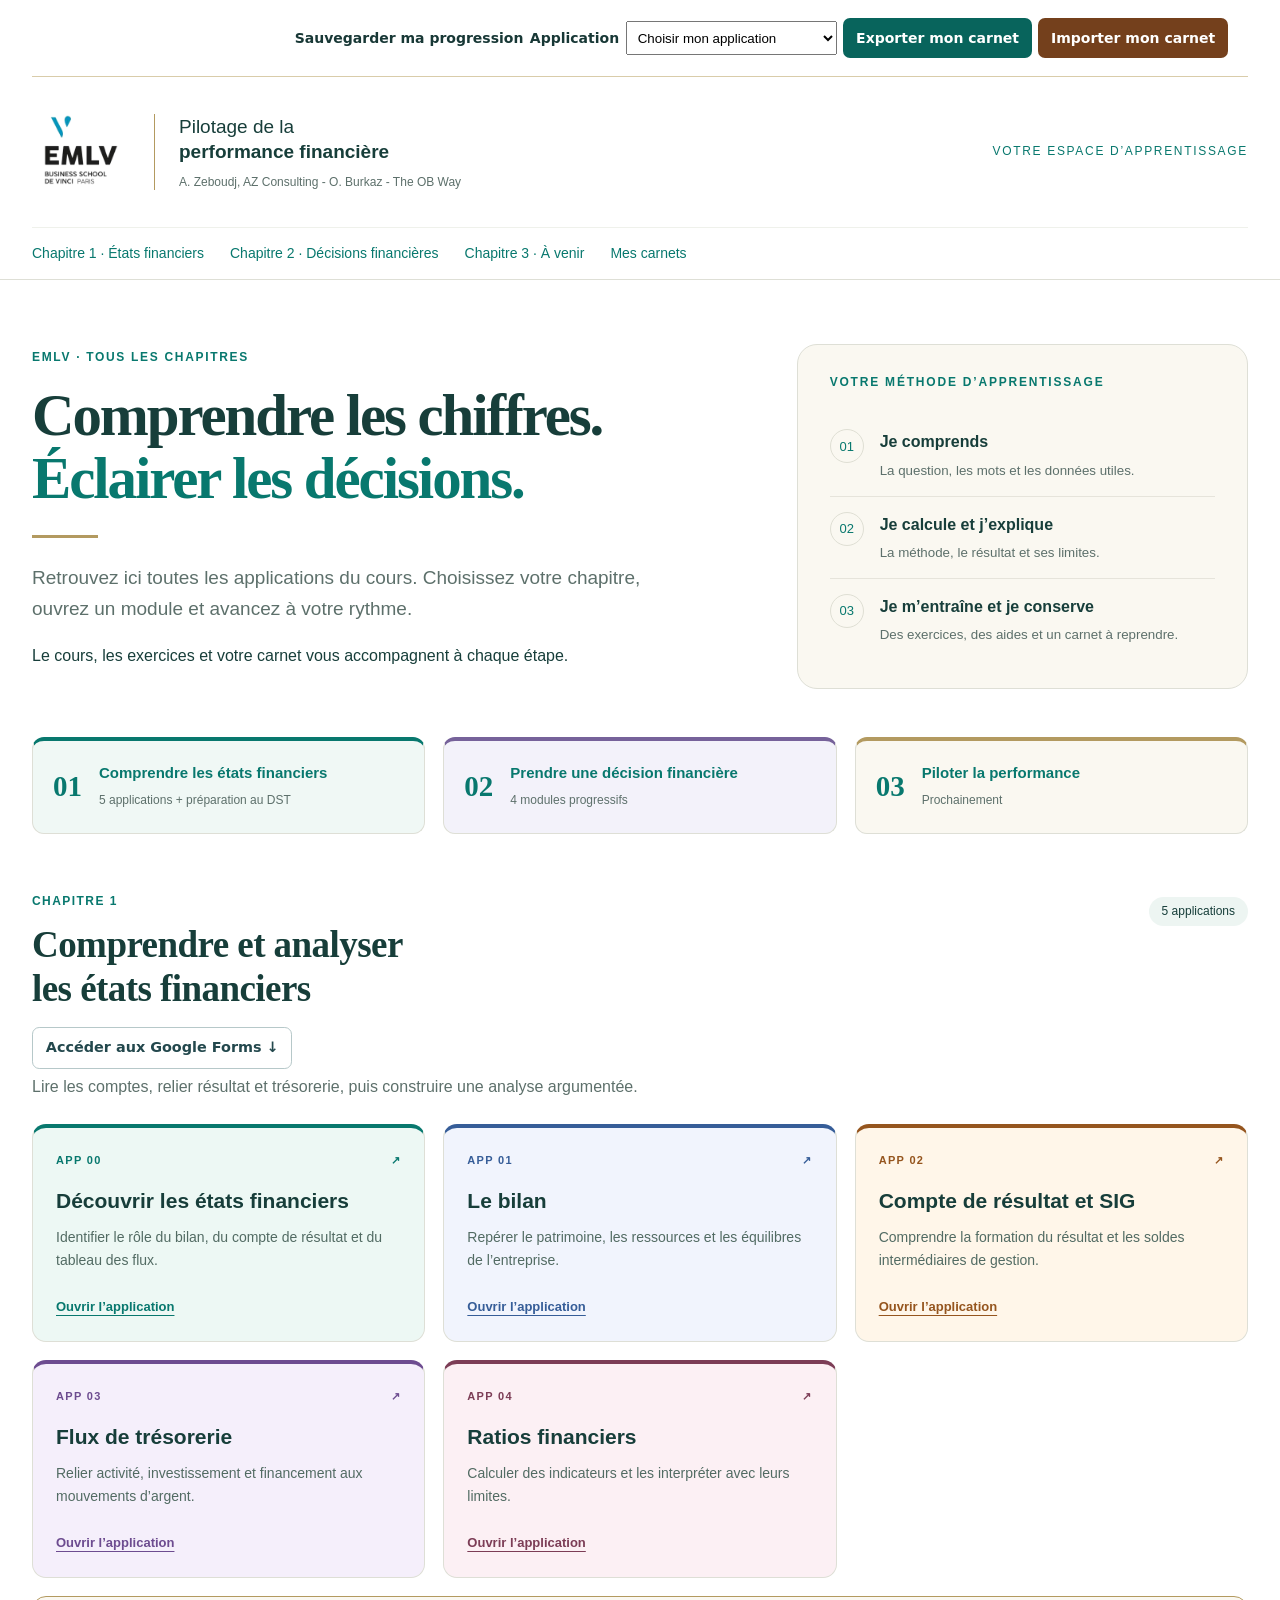
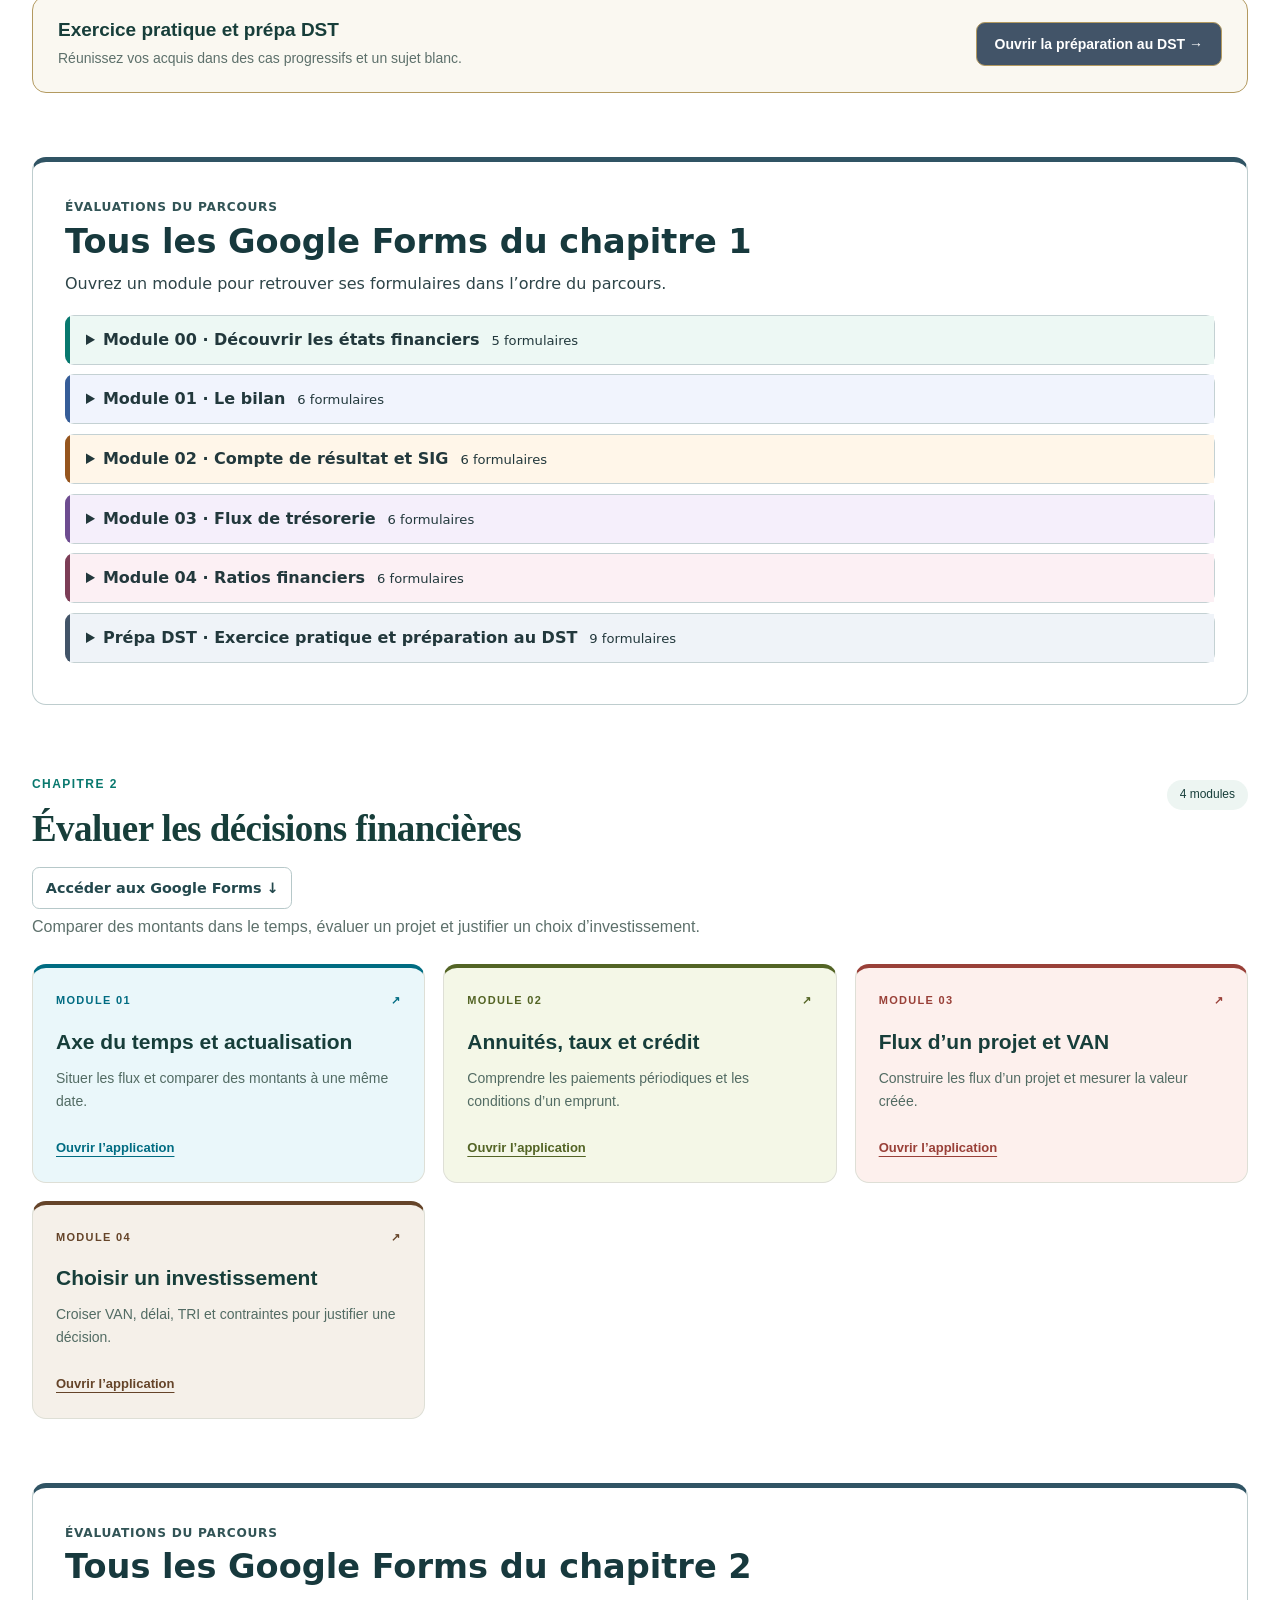
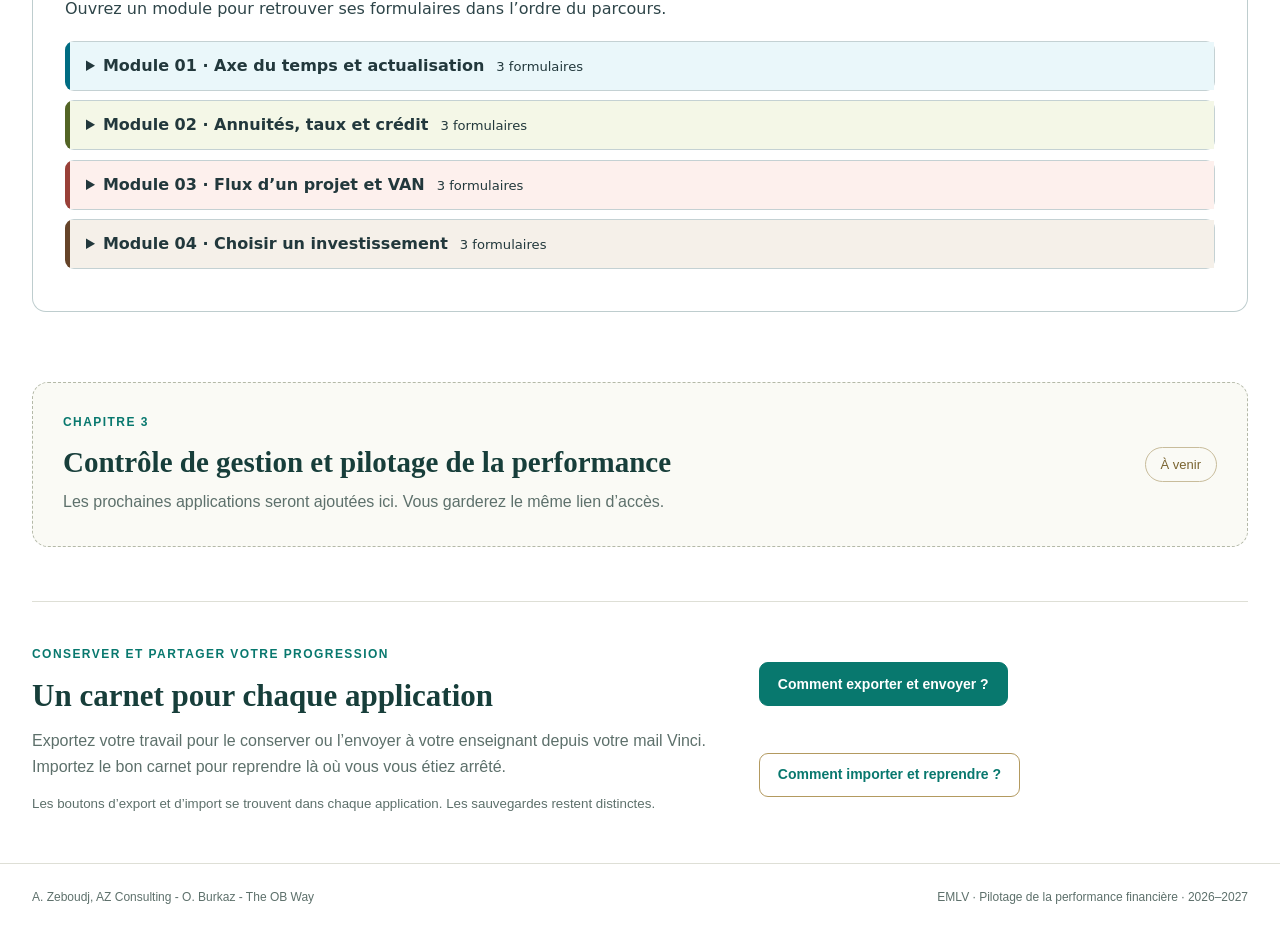
<file: accueil/index.html>
<!doctype html>
<html lang="fr"><head><meta charset="utf-8"><meta name="viewport" content="width=device-width,initial-scale=1"><meta name="description" content="Tous les chapitres et les applications du cours EMLV Pilotage de la performance financière."><meta name="theme-color" content="#08786e"><title>Pilotage de la performance financière · EMLV</title>
<style>
:root{--ink:#173e3a;--teal:#08786e;--gold:#b39a60;--line:#dedfd6;--muted:#5d706b;--cream:#faf8f1}*{box-sizing:border-box}html{scroll-behavior:smooth;scroll-padding-top:25px}body{margin:0;color:var(--ink);background:#fff;font:16px/1.65 Arial,Helvetica,sans-serif}a{color:var(--teal)}button,a{touch-action:manipulation}a:focus-visible,button:focus-visible,summary:focus-visible{outline:3px solid #b49345;outline-offset:5px}.skip{position:absolute;top:-100px;left:20px;background:#fff;padding:12px;z-index:10}.skip:focus{top:10px}.wrap{width:min(1240px,calc(100% - 64px));margin:auto}header{border-bottom:1px solid var(--line)}.masthead{display:flex;align-items:center;justify-content:space-between;gap:25px;padding:26px 0}.brand{display:flex;align-items:center;gap:24px}.brand img{width:98px;height:auto}.brand-copy{border-left:1px solid var(--gold);padding-left:24px;line-height:1.35}.brand-title{font-size:19px}.signature{display:block;font-size:12px;color:var(--muted);margin-top:9px}.school{font-size:12px;letter-spacing:.14em;text-transform:uppercase;color:var(--teal)}.quick-nav{display:flex;gap:26px;flex-wrap:wrap;padding:14px 0;border-top:1px solid #eff1eb}.quick-nav a{text-decoration:none;font-size:14px}.quick-nav a:hover{text-decoration:underline;text-underline-offset:5px}.hero{display:grid;grid-template-columns:1.55fr 1fr;gap:65px;padding:64px 0 48px;align-items:center}.eyebrow{text-transform:uppercase;letter-spacing:.14em;font-size:12px;font-weight:700;color:var(--teal);margin:0 0 16px}h1,h2,h3{line-height:1.15;margin-top:0}h1{font:700 clamp(39px,4.6vw,65px)/1.08 Georgia,serif;letter-spacing:-.035em;margin-bottom:24px}h1 em{font-style:normal;color:var(--teal)}.gold-line{width:66px;height:3px;background:var(--gold);margin:24px 0}.lead{max-width:620px;color:var(--muted);font-size:19px}.method{background:var(--cream);border:1px solid var(--line);border-radius:20px;padding:28px 32px}.method h2{font-size:12px;line-height:1.6;letter-spacing:.15em;text-transform:uppercase;color:var(--teal)}.method ol{padding:0;margin:22px 0 0;list-style:none;counter-reset:step}.method li{counter-increment:step;display:flex;gap:16px;padding:15px 0;border-bottom:1px solid #e6e4db}.method li:last-child{border:0}.method li:before{content:'0' counter(step);color:var(--teal);font-size:13px;flex-shrink:0;border:1px solid #dfdfd4;border-radius:50%;width:32px;height:32px;display:grid;place-items:center}.method small{display:block;color:var(--muted);margin-top:5px;line-height:1.5}.chapter-shortcuts{display:grid;grid-template-columns:repeat(3,1fr);gap:18px;margin:0 0 58px}.chapter-shortcuts a{text-decoration:none;display:flex;align-items:center;gap:17px;padding:20px;border:1px solid var(--line);border-top:4px solid var(--teal);border-radius:12px;background:#f0f8f5}.chapter-shortcuts a:nth-child(2){background:#f3f2fa;border-top-color:#76629a}.chapter-shortcuts a:nth-child(3){background:var(--cream);border-top-color:var(--gold)}.chapter-shortcuts b{font:700 29px Georgia,serif}.chapter-shortcuts strong{display:block;font-size:15px}.chapter-shortcuts span{font-size:12px;color:var(--muted)}.chapter{padding:0 0 54px;scroll-margin-top:28px}.section-head{display:flex;align-items:flex-start;justify-content:space-between;gap:25px;margin-bottom:24px}.section-head h2{font:700 clamp(27px,3vw,37px)/1.17 Georgia,serif;letter-spacing:-.015em;margin:0 0 12px}.section-head p{margin:0;color:var(--muted);max-width:760px}.chapter-tag{display:block;color:var(--teal);font-size:12px;letter-spacing:.12em;text-transform:uppercase;margin-bottom:12px;font-weight:700}.count{white-space:nowrap;background:#edf5f2;border-radius:22px;padding:5px 13px;font-size:12px;margin-top:5px}.grid{display:grid;grid-template-columns:repeat(3,minmax(0,1fr));gap:18px}.module-card{border:1px solid var(--line);border-radius:14px;overflow:hidden;border-top:4px solid var(--accent,#08786e);background:var(--tone,#edf8f4);padding:23px;display:flex;flex-direction:column;text-decoration:none;color:var(--ink);transition:transform .15s,border-color .15s}.module-card:hover{transform:translateY(-3px);border-color:var(--accent,#08786e)}.module-card .number{display:flex;justify-content:space-between;color:var(--accent,#08786e);font-size:11px;text-transform:uppercase;letter-spacing:.12em;font-weight:700;margin-bottom:19px}.module-card h3{font-size:21px;line-height:1.25;margin:0 0 12px}.module-card p{font-size:14px;color:#526b63;line-height:1.65;margin:0 0 24px}.module-card .open{font-size:13px;font-weight:700;text-decoration:underline;text-underline-offset:4px;margin-top:auto;color:var(--accent,#08786e)}.practice{margin-top:18px;padding:22px 25px;border:1px solid var(--gold);border-radius:14px;background:var(--cream);display:flex;gap:25px;justify-content:space-between;align-items:center}.practice h3{font-size:19px;margin:0 0 6px}.practice p{font-size:14px;color:var(--muted);margin:0}.button{display:inline-flex;align-items:center;justify-content:center;gap:10px;border:1px solid var(--gold);padding:11px 18px;min-height:44px;border-radius:9px;font-size:14px;line-height:1.4;font-weight:700;color:var(--teal);background:white;text-decoration:none;cursor:pointer}.button.primary{background:var(--teal);border-color:var(--teal);color:white}.upcoming{border:1px dashed #b4b9a8;border-radius:16px;background:#fafaf5;padding:30px;display:flex;gap:30px;align-items:center;justify-content:space-between}.upcoming h2{font:700 29px/1.2 Georgia,serif;margin:0 0 10px}.upcoming p{margin:0;color:var(--muted)}.badge{display:inline-block;border:1px solid #c8bc9b;color:#79632f;border-radius:20px;padding:6px 15px;font-size:13px;white-space:nowrap}.carnet{border-top:1px solid var(--line);padding:43px 0 48px;display:grid;grid-template-columns:1.4fr 1fr;gap:42px}.carnet h2{font:700 31px/1.2 Georgia,serif;margin-bottom:14px}.carnet p{color:var(--muted);margin:0}.carnet .actions{display:flex;align-items:center;gap:12px;flex-wrap:wrap}.carnet small{display:block;margin-top:12px;color:var(--muted)}footer{border-top:1px solid var(--line);padding:24px 0;font-size:12px;color:var(--muted)}footer .wrap{display:flex;justify-content:space-between;gap:15px;flex-wrap:wrap}@media(max-width:900px){.hero{gap:30px;grid-template-columns:1.2fr 1fr}.grid{grid-template-columns:repeat(2,minmax(0,1fr))}.school{display:none}.carnet{grid-template-columns:1fr;gap:22px}}@media(max-width:620px){.wrap{width:calc(100% - 36px)}.masthead{padding:23px 0}.brand{gap:14px}.brand img{width:69px}.brand-copy{padding-left:14px}.brand-title{font-size:16px}.signature{font-size:10px}.quick-nav{gap:15px;font-size:13px}.hero{display:block;padding:36px 0 28px}h1{font-size:39px}.lead{font-size:17px}.method{margin-top:26px;padding:23px}.chapter-shortcuts{grid-template-columns:1fr;gap:10px;margin-bottom:36px}.chapter-shortcuts a{padding:13px 18px}.grid{grid-template-columns:1fr}.section-head{display:block}.count{display:inline-block;margin-top:14px}.practice,.upcoming{display:block}.practice .button,.upcoming .badge{margin-top:18px}.chapter{padding-bottom:38px}.carnet .actions .button{width:100%}}@media(prefers-reduced-motion:reduce){html{scroll-behavior:auto}.module-card{transition:none}}@media print{.quick-nav,.carnet .actions{display:none}.hero{padding:20px 0}.grid{grid-template-columns:repeat(2,1fr)}.module-card{break-inside:avoid}}
</style><style>#emlv-common-nav{flex-wrap:wrap;gap:.5rem 1rem;align-items:center}#emlv-common-nav .er-tools{margin-left:auto;display:flex;flex-wrap:wrap;align-items:center;justify-content:flex-end;gap:.4rem;color:#183836;font:600 14px/1.35 system-ui}#emlv-common-nav .er-tools button,.er-close{display:inline-block;border:0;border-radius:7px;padding:.63rem .8rem;min-height:40px;cursor:pointer;font:650 14px/1.3 system-ui;text-transform:none;letter-spacing:normal}#emlv-common-nav .er-export{color:white;background:#08645c}#emlv-common-nav .er-import{color:white;background:#74401c}#emlv-common-nav .er-reference,.er-close{background:#eef3f5;color:#163e4b}.er-tools button:focus-visible,.er-guide summary:focus-visible,.er-form summary:focus-visible{outline:3px solid #b26a00;outline-offset:2px}#er-bank{max-width:min(52rem,94vw);width:100%;max-height:85vh;box-sizing:border-box;padding:1.2rem;border:1px solid #b4c8c4;border-radius:12px;color:#182f31;background:white;overflow:auto}#er-bank::backdrop{background:#182e32aa}#er-bank .er-close{float:right}.er-form,.er-step,.er-answer{display:block;border:1px solid #bdd0cc;border-radius:7px;background:#f7faf8;padding:.6rem .85rem;margin:.5rem 0;text-align:left}.er-answer{background:white}.er-form summary,.er-guide summary{cursor:pointer;color:#155451;font-weight:650}.er-form section+section{border-top:1px solid #dce5df;padding-top:.5rem}.er-guide p{color:#253d3b}.er-guide{margin:1rem 0}input[type=file][accept*=json],input[type=file][hidden],[hidden]{display:none!important}body :where(button[data-export],button[data-import],button[data-export-new],button[data-import-open],button[data-export-carnet],button[data-action="export"],button[data-action="import"],#export,#dst-import,#emlv-native-import,button[data-act="export"],label[for="import-file"]):not(.er-native){display:none!important}
@media(max-width:700px){#emlv-common-nav .er-tools{margin-left:0;width:100%;justify-content:flex-start}#emlv-common-nav .er-tools strong{width:100%}#er-bank{padding:.8rem}.er-form{padding:.5rem}}
#er-hub{padding:.5rem 0}#er-app{max-width:100%;padding:.45rem}</style><script src="formulaires.js" defer></script></head><body>
<a class="skip" href="#contenu">Aller au contenu</a>
<header><div id="emlv-common-nav" class="wrap"><form class="er-tools" id="er-hub"><strong>Sauvegarder ma progression</strong><label for="er-app">Application</label><select id="er-app" required><option value="">Choisir mon application</option><option value="https://azconsultingpro.github.io/emlv-app00-etats-financiers/#accueil">États financiers</option><option value="https://azconsultingpro.github.io/emlv-app1-bilan/#home">Bilan</option><option value="https://azconsultingpro.github.io/emlv-app2-compte-resultat/">Compte de résultat</option><option value="https://azconsultingpro.github.io/emlv-app3-flux-tresorerie/">Flux de trésorerie</option><option value="https://azconsultingpro.github.io/emlv-app04-ratios-financiers/">Ratios financiers</option><option value="https://azconsultingpro.github.io/emlv-chapitre1-prepa-dst/#home">Préparation au DST</option><option value="https://azconsultingpro.github.io/emlv-pilotage-financier/actualisation/#module">Axe du temps et actualisation</option><option value="https://azconsultingpro.github.io/emlv-pilotage-financier/annuites/#module">Annuités</option><option value="https://azconsultingpro.github.io/emlv-pilotage-financier/van/#module">Flux d’un projet et VAN</option><option value="https://azconsultingpro.github.io/emlv-pilotage-financier/choisir/#module">Choisir un investissement</option></select><button type="submit" value="export" class="er-export">Exporter mon carnet</button><button type="submit" value="import" class="er-import">Importer mon carnet</button></form></div><div class="wrap masthead"><div class="brand"><img src="[data-uri]" alt="EMLV · Business School De Vinci Paris"><div class="brand-copy"><div class="brand-title">Pilotage de la<br><strong>performance financière</strong></div><small class="signature">A. Zeboudj, AZ Consulting - O. Burkaz - The OB Way</small></div></div><span class="school">Votre espace d’apprentissage</span></div><nav class="wrap quick-nav" aria-label="Les chapitres du cours"><a href="#chapitre-1">Chapitre 1 · États financiers</a><a href="#chapitre-2">Chapitre 2 · Décisions financières</a><a href="#chapitre-3">Chapitre 3 · À venir</a><a href="#carnets">Mes carnets</a></nav></header>
<main id="contenu" class="wrap"><section class="hero"><div><p class="eyebrow">EMLV · Tous les chapitres</p><h1>Comprendre les chiffres.<br><em>Éclairer les décisions.</em></h1><div class="gold-line"></div><p class="lead">Retrouvez ici toutes les applications du cours. Choisissez votre chapitre, ouvrez un module et avancez à votre rythme.</p><p>Le cours, les exercices et votre carnet vous accompagnent à chaque étape.</p></div><aside class="method"><h2>Votre méthode d’apprentissage</h2><ol><li><div><strong>Je comprends</strong><small>La question, les mots et les données utiles.</small></div></li><li><div><strong>Je calcule et j’explique</strong><small>La méthode, le résultat et ses limites.</small></div></li><li><div><strong>Je m’entraîne et je conserve</strong><small>Des exercices, des aides et un carnet à reprendre.</small></div></li></ol></aside></section>
<nav class="chapter-shortcuts" aria-label="Choisir un chapitre"><a href="#chapitre-1"><b>01</b><div><strong>Comprendre les états financiers</strong><span>5 applications + préparation au DST</span></div></a><a href="#chapitre-2"><b>02</b><div><strong>Prendre une décision financière</strong><span>4 modules progressifs</span></div></a><a href="#chapitre-3"><b>03</b><div><strong>Piloter la performance</strong><span>Prochainement</span></div></a></nav>
<section id="chapitre-1" class="chapter"><div class="section-head"><div><span class="chapter-tag">Chapitre 1</span><h2>Comprendre et analyser<br>les états financiers</h2><p>Lire les comptes, relier résultat et trésorerie, puis construire une analyse argumentée.</p></div><span class="count">5 applications</span></div><div class="grid"><a class="module-card" style="--accent:#08786e;--tone:#edf8f4" href="https://azconsultingpro.github.io/emlv-app00-etats-financiers/#accueil"><span class="number">App 00<span aria-hidden="true">↗</span></span><h3>Découvrir les états financiers</h3><p>Identifier le rôle du bilan, du compte de résultat et du tableau des flux.</p><span class="open">Ouvrir l’application</span></a><a class="module-card" style="--accent:#365d98;--tone:#f1f4fd" href="https://azconsultingpro.github.io/emlv-app1-bilan/#home"><span class="number">App 01<span aria-hidden="true">↗</span></span><h3>Le bilan</h3><p>Repérer le patrimoine, les ressources et les équilibres de l’entreprise.</p><span class="open">Ouvrir l’application</span></a><a class="module-card" style="--accent:#95551e;--tone:#fff6e9" href="https://azconsultingpro.github.io/emlv-app2-compte-resultat/"><span class="number">App 02<span aria-hidden="true">↗</span></span><h3>Compte de résultat et SIG</h3><p>Comprendre la formation du résultat et les soldes intermédiaires de gestion.</p><span class="open">Ouvrir l’application</span></a><a class="module-card" style="--accent:#6d4c90;--tone:#f5effb" href="https://azconsultingpro.github.io/emlv-app3-flux-tresorerie/"><span class="number">App 03<span aria-hidden="true">↗</span></span><h3>Flux de trésorerie</h3><p>Relier activité, investissement et financement aux mouvements d’argent.</p><span class="open">Ouvrir l’application</span></a><a class="module-card" style="--accent:#8f6030;--tone:#faf3e8" href="https://azconsultingpro.github.io/emlv-app04-ratios-financiers/"><span class="number">App 04<span aria-hidden="true">↗</span></span><h3>Ratios financiers</h3><p>Calculer des indicateurs et les interpréter avec leurs limites.</p><span class="open">Ouvrir l’application</span></a></div><aside class="practice"><div><h3>Exercice pratique et prépa DST</h3><p>Réunissez vos acquis dans des cas progressifs et un sujet blanc.</p></div><a class="button" href="https://azconsultingpro.github.io/emlv-chapitre1-prepa-dst/#home">Ouvrir la préparation au DST →</a></aside></section>
<section id="chapitre-2" class="chapter"><div class="section-head"><div><span class="chapter-tag">Chapitre 2</span><h2>Évaluer les décisions financières</h2><p>Comparer des montants dans le temps, évaluer un projet et justifier un choix d’investissement.</p></div><span class="count">4 modules</span></div><div class="grid"><a class="module-card" style="--accent:#08786e;--tone:#edf8f4" href="https://azconsultingpro.github.io/emlv-pilotage-financier/actualisation/#module"><span class="number">Module 01<span aria-hidden="true">↗</span></span><h3>Axe du temps et actualisation</h3><p>Situer les flux et comparer des montants à une même date.</p><span class="open">Ouvrir l’application</span></a><a class="module-card" style="--accent:#365d98;--tone:#f1f4fd" href="https://azconsultingpro.github.io/emlv-pilotage-financier/annuites/#module"><span class="number">Module 02<span aria-hidden="true">↗</span></span><h3>Annuités, taux et crédit</h3><p>Comprendre les paiements périodiques et les conditions d’un emprunt.</p><span class="open">Ouvrir l’application</span></a><a class="module-card" style="--accent:#95551e;--tone:#fff6e9" href="https://azconsultingpro.github.io/emlv-pilotage-financier/van/#module"><span class="number">Module 03<span aria-hidden="true">↗</span></span><h3>Flux d’un projet et VAN</h3><p>Construire les flux d’un projet et mesurer la valeur créée.</p><span class="open">Ouvrir l’application</span></a><a class="module-card" style="--accent:#6d4c90;--tone:#f5effb" href="https://azconsultingpro.github.io/emlv-pilotage-financier/choisir/#module"><span class="number">Module 04<span aria-hidden="true">↗</span></span><h3>Choisir un investissement</h3><p>Croiser VAN, délai, TRI et contraintes pour justifier une décision.</p><span class="open">Ouvrir l’application</span></a></div></section>
<section id="chapitre-3" class="chapter"><div class="upcoming"><div><span class="chapter-tag">Chapitre 3</span><h2>Contrôle de gestion et pilotage de la performance</h2><p>Les prochaines applications seront ajoutées ici. Vous garderez le même lien d’accès.</p></div><span class="badge">À venir</span></div></section>
<section id="carnets" class="carnet"><div><span class="chapter-tag">Conserver et partager votre progression</span><h2>Un carnet pour chaque application</h2><p>Exportez votre travail pour le conserver ou l’envoyer à votre enseignant depuis votre mail Vinci. Importez le bon carnet pour reprendre là où vous vous étiez arrêté.</p><small>Les boutons d’export et d’import se trouvent dans chaque application. Les sauvegardes restent distinctes.</small></div><div class="actions"><button class="button primary" type="button" data-emlv-help="export">Comment exporter et envoyer ?</button><button class="button" type="button" data-emlv-help="import">Comment importer et reprendre ?</button></div></section>
</main><footer><div class="wrap"><span>A. Zeboudj, AZ Consulting - O. Burkaz - The OB Way</span><span>EMLV · Pilotage de la performance financière · 2026–2027</span></div></footer><script>/* Shared help. Delegates the final action to each application's existing exporter/importer. */
(() => {
 'use strict';
 if(document.getElementById('emlv-carnet-guide'))return;
 const style=document.createElement('style');
 style.textContent=`#emlv-common-nav{box-sizing:border-box;display:flex;align-items:center;justify-content:space-between;gap:12px;flex-wrap:wrap;padding:10px max(20px,calc((100% - 1280px)/2));background:#fff;border-bottom:1px solid #d9ccaa;color:#145b57;font:14px/1.5 Arial,sans-serif}#emlv-common-nav a{color:#086d66;text-decoration:underline;text-underline-offset:3px;font-weight:700}#emlv-common-nav span{font-size:12px}#emlv-carnet-guide{box-sizing:border-box;color:#173e3a;background:#fff;border:1px solid #b39a60;border-radius:18px;padding:0;width:min(700px,calc(100% - 24px));max-width:700px;max-height:90dvh;overflow:auto;font:16px/1.6 Arial,sans-serif;box-shadow:0 24px 80px #001e2840}#emlv-carnet-guide::backdrop{background:#092b3b99}#emlv-carnet-guide .cg-head{display:flex;align-items:flex-start;justify-content:space-between;gap:20px;padding:24px 28px 12px;border-bottom:1px solid #e7e5dc}#emlv-carnet-guide h2{font:700 30px/1.15 Georgia,serif;color:#14433e;margin:6px 0 12px}#emlv-carnet-guide .cg-eyebrow{font-size:12px;letter-spacing:.12em;text-transform:uppercase;color:#08766d;margin:0}#emlv-carnet-guide .cg-content{padding:12px 28px 26px}#emlv-carnet-guide ol{padding-left:25px;margin:15px 0}#emlv-carnet-guide li{padding:0 0 14px 8px}#emlv-carnet-guide p{margin:9px 0}#emlv-carnet-guide .cg-note{background:#faf8f1;border-left:3px solid #ac9156;padding:12px 16px;border-radius:4px}#emlv-carnet-guide .cg-actions{display:flex;flex-wrap:wrap;gap:10px;margin-top:20px}#emlv-carnet-guide button{box-sizing:border-box;min-height:44px;border:1px solid #9eac9e;border-radius:9px;background:#fff;color:#155b55;font:700 15px/1.4 Arial,sans-serif;padding:10px 15px;cursor:pointer}#emlv-carnet-guide .cg-primary{background:#08786e;color:#fff;border-color:#08786e}#emlv-carnet-guide button:focus-visible{outline:3px solid #b49345;outline-offset:3px}#emlv-carnet-guide .cg-status:empty{display:none}#emlv-carnet-guide .cg-status{padding:12px;background:#edf8f3}#emlv-carnet-guide strong{font-weight:700}#emlv-carnet-guide [hidden]{display:none!important}@media(max-width:480px){#emlv-carnet-guide .cg-head{padding:20px 18px 8px;gap:8px}#emlv-carnet-guide .cg-content{padding:10px 18px 22px}#emlv-carnet-guide h2{font-size:25px}#emlv-carnet-guide .cg-actions button{width:100%}#emlv-common-nav{padding:10px 18px}}@media print{#emlv-common-nav,#emlv-carnet-guide{display:none!important}}`;
 document.head.append(style);
 const dialog=document.createElement('dialog');dialog.id='emlv-carnet-guide';dialog.setAttribute('aria-labelledby','cg-title');
 dialog.innerHTML=`<div class="cg-head"><div><p class="cg-eyebrow">Mon carnet · mode d’emploi</p><h2 id="cg-title"></h2></div><button type="button" data-cg-close aria-label="Fermer le guide">Fermer</button></div><div class="cg-content"><div id="cg-body"></div><p class="cg-status" id="cg-status" role="status"></p><div class="cg-actions"><button type="button" class="cg-primary" id="cg-launch"></button><button type="button" data-cg-close>Revenir à mon travail</button></div></div>`;
 document.body.append(dialog);
 const bodies={
 export:`<p>Votre carnet est un <strong>fichier JSON</strong> : il conserve vos réponses et votre progression dans cette application. Vous n’avez pas besoin de l’ouvrir ni de le modifier.</p><ol><li><strong>Télécharger le carnet.</strong> Cliquez sur « Télécharger mon carnet JSON » ci-dessous. Si le navigateur vous demande où l’enregistrer, choisissez un dossier facile à retrouver.</li><li><strong>Le retrouver.</strong> Ouvrez le dossier <strong>Téléchargements</strong> de votre ordinateur ou la liste des téléchargements de votre navigateur. Sur téléphone, regardez dans l’application <strong>Fichiers</strong> ou le gestionnaire de fichiers, puis Téléchargements. Le nom du fichier se termine par <strong>.json</strong>.</li><li><strong>Conserver une copie.</strong> Vous pouvez garder le JSON sur votre appareil ou l’ajouter à votre <strong>Drive personnel</strong> (Google Drive, OneDrive…). Dans votre espace personnel, utilisez la commande d’ajout ou de chargement de fichier et sélectionnez le JSON. Gardez son format ; ne le convertissez pas en document.</li><li><strong>L’envoyer à l’enseignant.</strong> Depuis votre adresse mail <strong>Vinci</strong>, rédigez un message à l’adresse communiquée en cours. Indiquez votre nom, votre promotion, le chapitre et l’application ou le module. Utilisez le <strong>trombone / Joindre un fichier</strong>, puis sélectionnez le JSON dans Téléchargements. Si le fichier est seulement dans votre Drive, téléchargez-en d’abord une copie sur l’appareil.</li><li><strong>Vérifier puis envoyer.</strong> Vérifiez que le fichier <strong>.json apparaît bien en pièce jointe</strong>, puis envoyez le mail. Joignez le fichier lui-même pour permettre à l’enseignant de suivre votre progression.</li></ol><p class="cg-note"><strong>À retenir :</strong> télécharger ou sauvegarder dans votre Drive n’envoie rien à l’enseignant. Exportez une nouvelle copie après avoir avancé. Gardez chaque carnet avec l’application qui l’a produit.</p>`,
 import:`<p>Importer permet de <strong>reprendre une progression déjà sauvegardée</strong>, par exemple après un changement d’ordinateur. Il faut le fichier JSON exporté depuis <strong>cette même application</strong>.</p><ol><li><strong>Retrouver le bon carnet.</strong> Cherchez votre fichier <strong>.json</strong> dans Téléchargements ou dans le dossier où vous l’avez conservé. S’il est dans votre Drive, téléchargez-le d’abord sur cet appareil. Une pièce jointe reçue par mail doit également être téléchargée.</li><li><strong>Garder le travail actuel.</strong> L’import remplace la progression de cette application sur cet appareil ; il ne fusionne pas les deux carnets. Si vous souhaitez conserver le travail actuel, fermez ce guide et exportez-le d’abord.</li><li><strong>Choisir le fichier.</strong> Cliquez sur « Choisir mon carnet JSON » ci-dessous, retrouvez le fichier et sélectionnez-le. Choisissez bien le carnet du chapitre et de l’application concernés.</li><li><strong>Contrôler et confirmer.</strong> L’application vérifie le fichier avant de vous demander de confirmer le remplacement. Un fichier incompatible est refusé. Annuler conserve le travail actuel.</li><li><strong>Reprendre.</strong> Vérifiez la progression restaurée et, lorsqu’elle est renseignée dans le carnet, votre identité. Poursuivez le travail puis exportez une nouvelle copie en fin de séance.</li></ol><p class="cg-note"><strong>Ce qui se passe :</strong> le fichier est lu sur votre appareil. L’import ne transmet rien à l’enseignant, ne modifie pas le JSON d’origine et ne récupère pas les résultats Google Forms. Les carnets des autres applications restent distincts.</p>`
 };
 let trigger=null,mode='export',bypass=false,origin=null;
 function show(kind,element){mode=kind;trigger=element;origin=document.activeElement;dialog.querySelector('#cg-title').textContent=kind==='export'?'Exporter, conserver et envoyer mon carnet':'Importer et reprendre mon carnet';dialog.querySelector('#cg-body').innerHTML=element?bodies[kind]:bodies[kind].replace('Cliquez sur « Télécharger mon carnet JSON » ci-dessous.', 'Ouvrez l’application concernée, puis cliquez sur son bouton d’export. Le téléchargement se lance directement.').replace('Cliquez sur « Choisir mon carnet JSON » ci-dessous, retrouvez le fichier et sélectionnez-le.', 'Ouvrez l’application concernée, puis cliquez sur son bouton d’import. Sélectionnez votre carnet JSON dans la fenêtre qui s’ouvre.');dialog.querySelector('#cg-status').textContent='';const launch=dialog.querySelector('#cg-launch');launch.hidden=!element;launch.textContent=kind==='export'?'Télécharger mon carnet JSON':'Choisir mon carnet JSON';dialog.showModal();dialog.querySelector('[data-cg-close]').focus();}
 function close(){dialog.close();if(origin?.isConnected)origin.focus();}
 dialog.addEventListener('click',e=>{if(e.target.closest('[data-cg-close]'))close();if(e.target.closest('#cg-launch')){const element=trigger;if(!element?.isConnected){dialog.querySelector('#cg-status').textContent='Le contenu a changé. Fermez le guide puis relancez l’action depuis votre carnet.';return;}if(mode==='import')close();bypass=true;try{element.click();}finally{bypass=false;}if(mode==='export')dialog.querySelector('#cg-status').textContent='Retrouvez le fichier dans Téléchargements. S’il n’apparaît pas, vérifiez les messages de l’application et les téléchargements de votre navigateur.';}});
 dialog.addEventListener('cancel',()=>{setTimeout(()=>{if(origin?.isConnected)origin.focus();},0);});
 const exports='[data-export],[data-export-new],[data-export-carnet],[data-action="export"],#export';
 const imports='[data-import],[data-import-open],[data-action="import"],#emlv-native-import,#dst-import,[data-open-carnet-file]';
 document.addEventListener('click',e=>{
   if(bypass||e.target.closest('#emlv-carnet-guide'))return;
   const help=e.target.closest('[data-emlv-help]');if(help){e.preventDefault();e.stopImmediatePropagation();show(help.dataset.emlvHelp,null);return;}

 },true);
})();
</script><script>document.getElementById('er-hub').onsubmit=e=>{e.preventDefault();const u=new URL(document.getElementById('er-app').value);u.searchParams.set('carnet',e.submitter.value);location.assign(u.href);};</script></body></html>
</file>
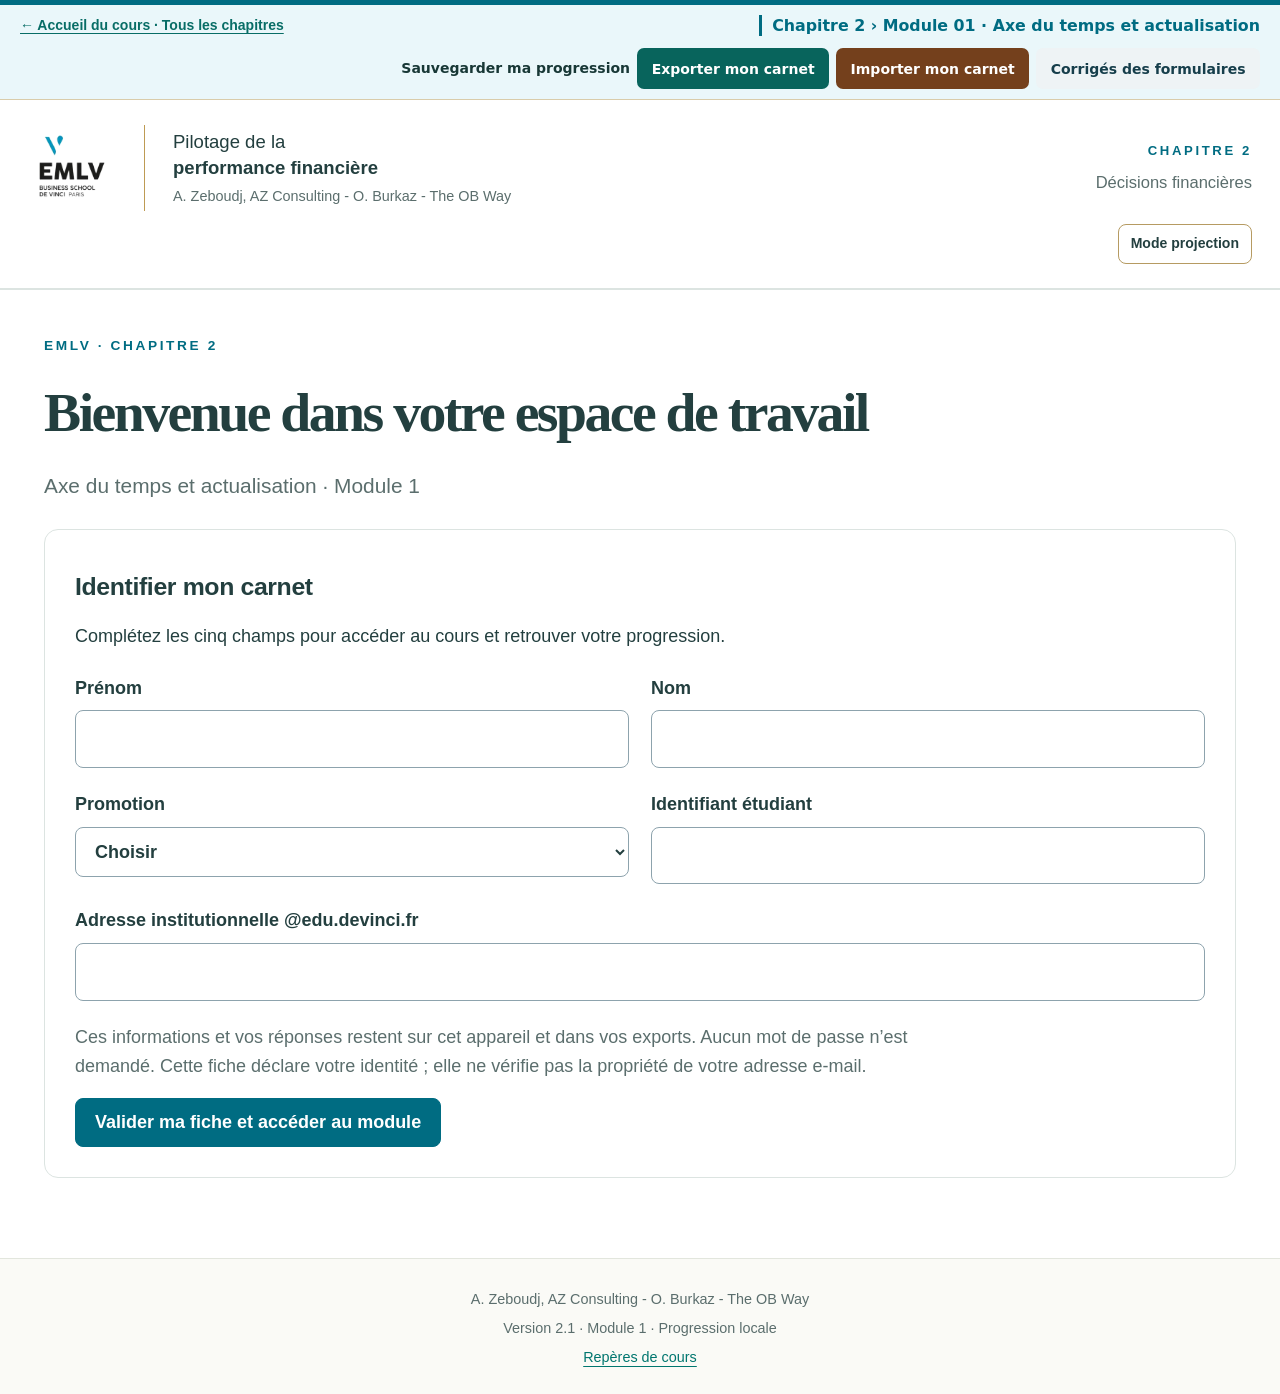
<file: actualisation/index.html>
<!doctype html>
<html lang="fr">
<head><meta charset="utf-8"><meta name="viewport" content="width=device-width, initial-scale=1"><meta name="description" content="Cours et exercices accompagnés : axe du temps, capitalisation et actualisation. EMLV, chapitre 2."><title>Chapitre 2 · Axe du temps et actualisation</title><style>:root{--ink:#203341;--teal:#086b68;--deep:#075654;--paper:#f3f6f7;--line:#c9d7dc;--muted:#526570;--soft:#e7f3f2;--gold:#9a650b;--cream:#fff5d8;--danger:#993c2a;--focus:#9b4c00;font-size:18px;font-family:system-ui,-apple-system,BlinkMacSystemFont,"Segoe UI",sans-serif;color:var(--ink);background:var(--paper)}*{box-sizing:border-box}body{margin:0;line-height:1.65}a{color:var(--teal);text-underline-offset:4px}button,input,select{font:inherit}button,.button{display:inline-flex;align-items:center;justify-content:center;gap:8px;min-height:46px;padding:10px 17px;border:1px solid #6e8993;background:white;border-radius:9px;color:var(--ink);font-weight:650;cursor:pointer;text-decoration:none;line-height:1.4}button:hover,.button:hover{background:#eff7f6;border-color:var(--teal)}.primary{background:var(--teal);color:white;border-color:var(--teal)}.primary:hover{background:var(--deep);color:white}.skip{position:fixed;left:10px;top:-100px;z-index:99;background:white;padding:12px}.skip:focus{top:10px}:focus-visible{outline:3px solid var(--focus);outline-offset:4px}header{background:white;border-bottom:1px solid var(--line);padding:20px max(24px,calc((100vw - 1240px)/2))}.brand{display:flex;gap:20px;align-items:center}.brand img{width:86px;height:auto;max-height:55px;object-fit:contain}.brand strong{display:block;font-size:1.05rem}.brand small{color:var(--muted)}.header-bottom{display:flex;flex-wrap:wrap;align-items:center;justify-content:space-between;gap:15px;margin-top:18px}#student{display:flex;flex-wrap:wrap;gap:15px;align-items:center}.actions,#tools{display:flex;flex-wrap:wrap;gap:12px;margin:18px 0}#tools{margin:0}#tools button:first-child{background:var(--teal);color:white}#navigation{max-width:1290px;margin:auto;padding:16px 24px;display:flex;flex-wrap:wrap;gap:7px}#navigation[hidden]{display:none}#navigation a{padding:7px 12px;border-radius:7px;text-decoration:none;color:var(--ink);font-size:.92rem;font-weight:600}#navigation a:hover,#navigation a[aria-current]{background:var(--teal);color:white}#app{max-width:1080px;margin:16px auto 70px;padding:0 24px}h1,h2,h3,h4{line-height:1.22;letter-spacing:-.018em}h1{font-size:clamp(2rem,4.5vw,3.2rem);margin:0 0 24px;max-width:930px}h2{font-size:1.55rem;margin:12px 0 20px}h3{font-size:1.25rem;margin:12px 0 20px}h4{font-size:1.1rem}p{margin:14px 0}li{margin-bottom:12px}.eyebrow{color:var(--teal);font-size:.82rem;font-weight:800;letter-spacing:.09em;text-transform:uppercase;margin:14px 0}.lead{font-size:1.18rem;max-width:850px;color:var(--muted);margin-bottom:32px}.panel,.question{background:white;border:1px solid var(--line);border-radius:16px;padding:32px;margin:24px 0;box-shadow:0 2px 0 #173b4406}.panel p,.panel li,.question p{max-width:85ch}.question{border-top:5px solid var(--teal)}.question h3{color:var(--teal)}.remedial{margin:24px 0 0;padding:25px;border:2px solid #b18535;background:#fffdf7}.remedial h3{color:var(--gold)}.purpose{background:var(--soft);border-left:5px solid var(--teal);padding:20px 24px}.purpose strong,.reading strong{display:inline-block;margin-bottom:5px}.worked{background:#edf4f8;border-radius:12px;padding:24px;margin:26px 0}.worked ol{padding-left:28px}.worked li{padding-left:5px}.reading,.callout{background:var(--cream);padding:22px 24px;border-left:5px solid var(--gold)}.source{font-size:.84rem;color:var(--muted);padding-top:14px;border-top:1px solid var(--line)}.muted,small{color:var(--muted)}small{font-size:.85rem}.term{display:inline;padding:0;min-height:0;background:none;border:0;border-bottom:1px dotted var(--teal);border-radius:0;color:var(--teal);font:inherit;cursor:help;line-height:inherit;text-align:left}.term span{font-size:.75em;white-space:nowrap}.term:hover{background:#dbefec}.term:focus-visible{outline-width:2px;outline-offset:2px}.bridge,.module-grid{display:grid;grid-template-columns:1fr 1fr;gap:22px}.bridge>div{padding:23px;background:var(--soft);border-radius:10px}.bridge span{font-size:.75rem;letter-spacing:.1em;font-weight:800;color:var(--teal)}.bridge strong{display:block;font-size:1.4rem;margin-top:9px}.module-card{margin:0}.module-grid{margin:25px 0}.number{font-size:2rem;color:var(--teal);font-weight:800}.timeline{margin:28px 0;background:#f0f7f8;padding:23px;border-radius:12px}.timeline figcaption{font-size:.9rem;font-weight:700;margin-bottom:20px}.timeline ol{display:flex;gap:12px;padding:0;list-style:none;margin:0}.timeline li{flex:1;min-width:0;border-top:5px solid var(--teal);background:white;padding:16px 13px;margin:0;border-radius:6px}.timeline .date{display:block;font-size:.84rem;font-weight:650}.timeline strong{font-size:1.25rem;display:block;margin:9px 0;overflow-wrap:anywhere}.timeline small{display:block}.formula-picture{display:flex;flex-wrap:wrap;gap:16px;align-items:center;justify-content:center;padding:25px;background:var(--soft);text-align:center;border-radius:10px}.formula-picture span{font-size:1.9rem;font-weight:750}.formula-picture small{font-size:.85rem;font-weight:500}.formula,.formula-text{font-size:1.25rem;background:var(--soft);padding:20px;font-weight:750;overflow-wrap:anywhere}.formula{width:100%;justify-content:flex-start;text-align:left}table{width:100%;border-collapse:collapse;background:white;min-width:620px}caption{text-align:left;margin-bottom:15px;font-weight:700}th,td{padding:14px 16px;border-bottom:1px solid var(--line);text-align:left}thead{background:var(--soft)}tbody th{background:#f8fbfb;font-weight:650}.table-wrap{max-width:100%;overflow:auto;margin:23px 0}.table-wrap:focus{outline-offset:0}fieldset{border:0;padding:0;margin:0;min-width:0}legend{font-size:1.1rem;font-weight:650;margin-bottom:18px;padding:0;width:100%}.options{display:grid;gap:13px;margin:20px 0}.options>label,.choice{display:flex;align-items:flex-start;gap:15px;border:1px solid #aebfc5;border-radius:10px;padding:17px;cursor:pointer}.options label:has(input:checked){background:var(--soft);border:2px solid var(--teal);padding:16px}.options label:hover{background:#f4faf9}.options input,.choice input{width:22px;height:22px;min-width:22px;margin:4px 0;accent-color:var(--teal)}fieldset:disabled .options label{opacity:.87;cursor:default}input:not([type=radio]):not([type=checkbox]):not([type=range]),select{display:block;padding:13px 15px;border:1px solid #8da3ad;border-radius:8px;width:100%;background:white;color:var(--ink);min-height:50px}input[type=range]{display:block;width:100%;margin:25px 0}.numeric{display:block;margin-bottom:20px}.numeric input{max-width:360px;margin:10px 0}.identity-grid{display:grid;grid-template-columns:1fr 1fr;gap:22px;margin:22px 0}.identity-grid label{font-weight:650}.identity-grid label:last-child{grid-column:1/-1}.identity-grid input,.identity-grid select{margin-top:7px}.instruction{font-size:.9rem;color:var(--muted)}.feedback{padding:20px 23px;margin:22px 0;border-radius:9px;border-left:5px solid var(--teal)}.success{background:#e9f5ef;border-color:#247049}.error{background:#fff0e9;border-color:#ab4c2b}.solution{background:#fff5da;border-color:#9a650b}.format-error{color:var(--danger);font-weight:700;margin-top:10px}.q-feedback:focus{outline:2px solid var(--focus);outline-offset:5px}.step-nav{display:flex;gap:16px;align-items:center;flex-wrap:wrap;margin-top:30px}.step-nav p{max-width:600px}.lesson-menu{padding:0;list-style:none}.lesson-menu li a{display:flex;gap:20px;align-items:center;padding:22px;background:white;border:1px solid var(--line);border-radius:12px;text-decoration:none;color:var(--ink)}.lesson-menu li a:hover{background:var(--soft)}.lesson-menu span{font-weight:800;font-size:1.45rem;color:var(--teal)}.lesson-menu small{display:block;margin-top:5px}.progress-label{font-weight:650;font-size:.9rem;margin-top:25px}progress{width:100%;height:15px;accent-color:var(--teal)}.term-list{display:grid;grid-template-columns:1fr 1fr;gap:13px;margin-top:22px}.term-list button{text-align:left;justify-content:flex-start}.term-list button[hidden]{display:none}details{margin:20px 0}summary{font-weight:700;cursor:pointer;padding:8px 0}details ul{padding-left:24px}hr{border:0;border-top:1px solid var(--line);margin:28px 0}.backbar{position:sticky;top:0;z-index:10;display:flex;flex-wrap:wrap;align-items:center;gap:14px;background:#f3f6f7f5;padding:12px 0;backdrop-filter:blur(6px)}.course-lesson{scroll-margin-top:100px}#status{max-width:1080px;margin:0 auto;padding:0 24px;font-weight:650;color:var(--danger)}#status:empty{display:none}#storage{font-size:.78rem;color:var(--muted);margin:10px 0 0}dialog{width:min(850px,calc(100% - 28px));max-height:88vh;border:1px solid var(--line);border-radius:18px;padding:30px;color:var(--ink);box-shadow:0 20px 80px #132e4440}dialog::backdrop{background:#18323db0}.modal-head{display:flex;justify-content:space-between;gap:20px;align-items:flex-start}.modal-head button{min-width:78px}.modal-head h2{margin-top:8px}dialog .table-wrap{max-height:55vh}dialog .table-wrap table{font-size:1.1rem}footer{background:#e6edef;padding:25px;text-align:center;color:var(--muted);font-size:.85rem}footer p{margin:5px}.score{font-size:1.8rem;font-weight:750;color:var(--teal)}.projection{font-size:1.2rem}.projection #app{max-width:1250px}.projection h1{font-size:3.4rem}.choice{margin-bottom:12px}@media(max-width:680px){:root{font-size:17px}header{padding:17px 18px}.brand{gap:13px}.brand img{width:66px}.brand strong{font-size:.95rem}.brand small{font-size:.75rem}.header-bottom{gap:10px}#tools{display:grid;grid-template-columns:1fr 1fr;width:100%;gap:8px}#tools button{padding:10px;font-size:.88rem}#navigation{padding:12px;gap:5px}#navigation a{font-size:.85rem;padding:8px}#app{padding:0 16px;margin-top:12px}.panel,.question{padding:22px 19px;border-radius:12px;margin:20px 0}.module-grid,.bridge,.identity-grid,.term-list{grid-template-columns:1fr}.identity-grid label:last-child{grid-column:auto}.timeline{padding:16px;margin:23px 0}.timeline ol{flex-direction:column}.timeline li{display:grid;grid-template-columns:1fr 1fr;gap:7px;border-top:0;border-left:5px solid var(--teal)}.timeline strong{margin:0;font-size:1.15rem}.timeline small{grid-column:1/-1}.worked{padding:20px 17px}.purpose,.reading,.callout{padding:18px}.options>label{padding:14px 12px;gap:10px}.options label:has(input:checked){padding:13px 11px}.actions{gap:10px}.actions .button,.actions button{max-width:100%;white-space:normal}.remedial{padding:18px 13px}.formula-picture{gap:9px;padding:16px}.formula-picture span{font-size:1.6rem}.formula-picture small{font-size:.75rem}.projection h1{font-size:2.3rem}.backbar span{font-size:.82rem}dialog{padding:20px}h1{font-size:2.2rem}.lesson-menu li a{padding:18px;gap:14px}.step-nav{align-items:stretch}.step-nav .button{width:100%}}@media(prefers-reduced-motion:reduce){*{scroll-behavior:auto!important}}@media print{header,#navigation,footer,#tools,.actions,button,.skip,.backbar{display:none}.panel,.question{border:0;box-shadow:none;break-inside:auto}body{background:white;font-size:11pt}.term{color:inherit;border:0}.timeline li{break-inside:avoid}#app{max-width:none;padding:0}.course-lesson{break-before:page}.course-lesson:first-of-type{break-before:auto}details{display:block}}

/* Chapitre 2 · direction artistique commune · 2.1 */
:root{--ink:#233f3f;--teal:#00857f;--deep:#006c66;--paper:#fff;--line:#dce4e1;--muted:#5b6e6d;--soft:#edf7f5;--gold:#be9b54;--cream:#faf8f3;--danger:#963b28;--focus:#8b631d;font-family:Arial,"Helvetica Neue",system-ui,sans-serif;font-size:18px;color:var(--ink);background:#fff}
body{background:#fff;line-height:1.65}h1{font-family:Georgia,"Times New Roman",serif;font-size:clamp(2.35rem,4.35vw,3.8rem);font-weight:600;letter-spacing:-.045em;line-height:1.12;max-width:1080px;margin-bottom:26px}h1 em{font-style:normal;color:var(--teal)}h2,h3,h4{font-family:Arial,"Helvetica Neue",sans-serif;letter-spacing:-.015em}h2{font-size:1.38rem}h3{font-size:1.14rem}p{margin:16px 0}a{color:#00766f}button,.button{border-color:#b69b62;border-radius:8px;min-height:46px;font-weight:600;padding:11px 19px;transition:background-color .15s,border-color .15s}button:hover,.button:hover{background:#f0f7f5;border-color:var(--teal)}.primary{background:var(--teal);border-color:var(--teal);color:white}.primary:hover{background:var(--deep);color:white}.term{color:#00766f;padding:0;min-height:0;border:0;border-bottom:1px dotted #00766f;border-radius:0;transition:none}.term:hover{background:#e3f1ed}.term:focus-visible{outline-color:var(--focus)}
header{padding:24px max(28px,calc((100vw - 1540px)/2));border-bottom:1px solid var(--line)}.masthead{display:flex;justify-content:space-between;gap:28px;align-items:center}.brand{gap:28px;align-items:center;min-width:0}.brand img{width:88px;height:88px;max-height:88px;object-fit:contain;flex-shrink:0}.brand-copy{border-left:1px solid var(--gold);padding:4px 0 4px 28px}.brand-title{font-size:1.03rem;line-height:1.4}.brand-title strong{font-size:inherit}.brand small{display:block;font-size:.8rem;color:var(--muted);margin-top:5px;line-height:1.45}.chapter-identity{text-align:right;font-size:.92rem;flex-shrink:0}.chapter-identity span{display:block;color:var(--teal);font-weight:800;font-size:.73rem;letter-spacing:.2em;margin-bottom:8px}.chapter-identity p{margin:0;color:var(--muted)}.header-bottom{margin-top:18px;border-top:1px solid #edf0ed;padding-top:15px;gap:12px}.header-bottom button{font-size:.78rem;min-height:40px;padding:8px 12px}.header-bottom #student{font-size:.82rem;gap:12px}.header-bottom #student a{font-size:.8rem}#tools{gap:8px}#tools button:first-child{background:#edf7f5;color:#006e67;border-color:#c1d9d3}#tools button:first-child:hover{background:#ddeee8}#storage{font-size:.72rem;margin-top:7px}.nav-shell{border-bottom:1px solid var(--line);background:white}#navigation{max-width:1500px;justify-content:center;gap:4px;padding:10px 20px}#navigation a{font-size:.85rem;color:var(--muted);padding:11px 13px;border-bottom:2px solid transparent;border-radius:6px;white-space:nowrap;font-weight:500}#navigation a:hover{background:#f5f9f7;color:var(--teal)}#navigation a[aria-current]{background:#edf7f5;color:#007c73;border-bottom-color:var(--gold);font-weight:700}
#module-switcher{max-width:1440px;margin:30px auto 0;padding:0 28px}#module-switcher[hidden]{display:none}.switcher-label{font-size:.91rem;font-weight:700;margin:0 0 12px}.chapter-modules{display:grid;grid-template-columns:repeat(4,minmax(0,1fr));gap:14px}.module-link{--module-ink:#006f66;--module-bg:#eaf7f2;--module-line:#bddcd3;display:block;position:relative;background:var(--module-bg);color:var(--module-ink);border:1px solid var(--module-line);border-top:4px solid var(--module-ink);border-radius:12px;padding:13px 16px;min-width:0;text-decoration:none;line-height:1.4;min-height:107px}.module-link[data-module="2"]{--module-ink:#2454a0;--module-bg:#eff4ff;--module-line:#c7d5ef}.module-link[data-module="3"]{--module-ink:#944818;--module-bg:#fff4e8;--module-line:#e7cbb5}.module-link[data-module="4"]{--module-ink:#6942a1;--module-bg:#f5effb;--module-line:#d8c9ec}.module-link small{font-size:.76rem;color:inherit;display:block;margin-bottom:6px;font-weight:700}.module-link strong{display:block;font-size:.92rem;max-width:95%}.module-link .module-arrow{position:absolute;top:13px;right:15px;font-size:1rem}.module-link.current{outline:3px solid var(--gold);outline-offset:4px}.module-link:focus-visible{outline:3px solid var(--focus);outline-offset:4px}.module-link:hover{filter:brightness(.98)}.module-link[aria-disabled]{cursor:default}.module-link .coming{font-size:.7rem;margin-top:6px;font-weight:500}
#app{max-width:1080px;margin:40px auto 80px;padding:0 28px}body[data-page="chapitre"] #app,body[data-page="module"] #app{max-width:1440px;margin-top:45px}.eyebrow{color:var(--teal);font-weight:800;letter-spacing:.19em;font-size:.76rem;margin:0 0 23px}.lead{color:var(--muted);font-size:1.16rem;line-height:1.65;margin-bottom:25px}.intro-grid{display:grid;grid-template-columns:minmax(0,1.18fr) minmax(340px,.82fr);gap:62px;align-items:start;margin-bottom:40px}.intro-copy{min-width:0}.intro-copy h1{font-size:clamp(2.5rem,4.9vw,4.5rem)}.gold-rule{display:block;width:74px;height:3px;background:var(--gold);margin:30px 0}.intro-copy .panel.home-intro{padding:0;border:0;box-shadow:none;margin:25px 0;background:transparent}.home-intro h2{font-size:1.03rem;margin:0 0 10px}.home-intro p{font-size:.95rem}.home-intro .actions{margin-top:24px}.intro-copy .progress-label{font-size:.82rem}.method-rail{position:relative;background:#faf9f6;border:1px solid #e8dfce;border-radius:20px;padding:30px 30px 20px;margin-top:60px}.method-rail::before{content:"";position:absolute;left:-16px;top:28px;bottom:28px;width:3px;background:var(--gold)}.method-rail h2{font-size:.75rem;letter-spacing:.17em;text-transform:uppercase;color:var(--teal);line-height:1.7;margin:0 0 17px}.method-rail ol{list-style:none;padding:0;margin:0}.method-rail li{display:flex;align-items:flex-start;gap:18px;padding:24px 0;border-bottom:1px solid #ddded6;margin:0}.method-rail li:last-child{border-bottom:0}.method-rail .step-number{border:1px solid #cce0d9;background:white;border-radius:50%;color:var(--teal);width:42px;height:42px;display:flex;align-items:center;justify-content:center;flex-shrink:0;font-size:.85rem}.method-rail strong{font-size:1rem;display:block;line-height:1.4;margin-bottom:7px}.method-rail p{font-size:.84rem;line-height:1.55;color:var(--muted);margin:0}
.panel,.question{border-radius:14px;box-shadow:none;border-color:var(--line);background:white}.panel{padding:30px}.question{border-top:4px solid var(--teal)}.purpose{background:#edf7f3;border-left:3px solid var(--teal)}.worked{background:#f7f9f5;border:1px solid #e4e9df;border-radius:12px}.reading,.callout{background:#faf7ef;border-left:3px solid var(--gold)}.timeline{background:#f3f8f5;border:1px solid #dce8e2}.timeline li{border-top-color:#00857f}.formula,.formula-text{background:#eef7f3;border-color:#b9cec4;color:var(--ink);font-size:1.15rem}.source{color:var(--muted)}.bridge>div{background:#edf7f3}.bridge strong{font-size:1.2rem}.module-grid{gap:20px}.module-card{border-top:3px solid var(--teal)}.module-card .number{font-size:1.4rem;font-family:Georgia,serif}.module-card h2{font-size:1.25rem}.module-card p{font-size:.92rem}.options>label,.choice{border-color:#c8d6cf}.options label:has(input:checked){border-color:var(--teal);background:#eef7f3}.lesson-menu li a{border-color:#dce4df}.lesson-menu li a:hover{background:#f5faf6}.lesson-menu span{font-family:Georgia,serif;color:var(--teal)}.feedback{border-radius:8px}.success{background:#edf7f0}.error{background:#fff2eb}.solution{background:#fcf6e7}.term-list button{border-color:#c8d9cf;background:#fbfdfa}.term-list button:hover{background:#eef7f3}.table-wrap td{white-space:nowrap}.backbar{background:#fffffff5}.remedial{background:#fffdf6;border-color:#c9aa6a}#status{max-width:1440px;font-size:.9rem;margin-top:12px}dialog{border-color:#d8ddcf;background:#fffefb;box-shadow:0 24px 90px #17342f30}.modal-head h2{font-size:1.4rem}footer{background:#fafaf6;border-top:1px solid #e2e6dd;font-size:.8rem;padding:24px}.projection h1{font-family:Georgia,serif}.projection .intro-grid{grid-template-columns:1fr}.projection .method-rail{margin-top:0}.projection #app{max-width:1400px}body[data-ready="false"] #app{max-width:1000px}body[data-ready="false"] .header-bottom{border:0;padding-top:0;margin-top:12px;justify-content:flex-end}body[data-ready="false"] #storage:empty{display:none}
@media(min-width:1700px){.intro-grid{gap:90px}.intro-copy h1{font-size:4.5rem}#app{max-width:1140px}}
@media(max-width:1050px){.chapter-identity{font-size:.8rem}.brand-copy{padding-left:20px}.brand{gap:20px}.intro-grid{grid-template-columns:1fr 1fr;gap:36px}.method-rail{padding:24px 23px 16px}.method-rail li{gap:12px}.intro-copy h1{font-size:3.1rem}.chapter-modules{gap:12px}.module-link{padding:12px}.module-link strong{font-size:.86rem}#navigation{justify-content:flex-start}}
@media(max-width:780px){:root{font-size:17px}header{padding:18px 20px}.brand img{width:68px;height:68px;max-height:68px}.brand-copy{padding-left:18px}.brand{gap:18px}.brand-title{font-size:.9rem}.brand small{font-size:.7rem}.chapter-identity{display:none}.header-bottom{gap:10px;margin-top:15px;padding-top:13px}#navigation{padding:9px 13px;gap:3px}#navigation a{font-size:.8rem;padding:9px 10px}#module-switcher{padding:0 20px;margin-top:23px}.chapter-modules{grid-template-columns:repeat(2,minmax(0,1fr));gap:12px}.module-link{min-height:109px}.module-link small{font-size:.72rem}.module-link strong{font-size:.88rem}.module-link.current{outline-width:2px;outline-offset:3px}.intro-grid{grid-template-columns:1fr;gap:10px}.intro-copy h1{font-size:clamp(2.45rem,7vw,3.2rem)}.method-rail{margin:12px 0 0 10px;padding:24px}.method-rail::before{left:-12px}.method-rail li{padding:20px 0}.method-rail strong{font-size:1rem}#app,body[data-page="chapitre"] #app,body[data-page="module"] #app{padding:0 20px;margin-top:30px}.panel,.question{padding:23px 20px}.eyebrow{font-size:.72rem;letter-spacing:.15em;margin-bottom:18px}.lead{font-size:1.06rem}.gold-rule{margin:24px 0}.brand small{max-width:32ch}.table-wrap{margin:20px 0}.module-grid{grid-template-columns:1fr}.projection .intro-copy h1{font-size:2.5rem}.header-bottom #student{font-size:.78rem}}
@media(max-width:420px){header{padding:16px}.brand img{width:59px;height:66px}.brand{gap:13px}.brand-copy{padding-left:13px}.brand-title{font-size:.85rem}.brand small{font-size:.67rem}.header-bottom button{font-size:.74rem}#tools{gap:7px}#tools button{padding:9px 8px}#app,body[data-page="chapitre"] #app,body[data-page="module"] #app,#module-switcher{padding-left:17px;padding-right:17px}.module-link{padding:11px 12px;min-height:118px}.module-link strong{font-size:.81rem}.module-link small{font-size:.68rem}.module-link .module-arrow{top:10px;right:10px}.module-link .coming{font-size:.65rem}.panel,.question{padding:21px 17px}.intro-copy h1{font-size:2.55rem}.method-rail{padding:22px 19px}.timeline li{border-left-color:var(--teal)}.formula{font-size:1.03rem}.modal-head h2{font-size:1.25rem}}
@media(prefers-reduced-motion:reduce){button,.button{transition:none}}
@media print{#module-switcher,.nav-shell,.method-rail{display:none}.intro-grid{display:block}h1,.intro-copy h1{font-size:26pt}#app{max-width:none}.panel{padding:0}.gold-rule{display:none}}

h1:focus-visible,.course-lesson h2:focus-visible,#suite-chapitre h2:focus-visible{outline:none}.chapter-intro{font-size:.95rem;color:var(--muted);max-width:60ch;margin:22px 0 28px}#suite-chapitre{scroll-margin-top:24px}@media(min-width:1100px){#module-switcher{max-width:1352px;padding:0 44px}body[data-page="chapitre"] #app,body[data-page="module"] #app{max-width:1352px;padding:0 44px}}
@media(max-width:780px){#navigation{flex-wrap:nowrap;overflow-x:auto;justify-content:flex-start;scrollbar-width:thin;scroll-padding-inline:16px}#navigation a{flex:0 0 auto}.header-bottom{display:grid;grid-template-columns:minmax(0,1fr) auto;align-items:center}.header-bottom #student{grid-column:1;grid-row:1;gap:4px 10px}.header-bottom #projection{grid-column:2;grid-row:1;max-width:100px}.header-bottom #tools{grid-column:1/-1;grid-row:2}#module-switcher{margin-top:20px}}
</style><style>#emlv-common-nav{flex-wrap:wrap;gap:.5rem 1rem;align-items:center}#emlv-common-nav .er-tools{margin-left:auto;display:flex;flex-wrap:wrap;align-items:center;justify-content:flex-end;gap:.4rem;color:#183836;font:600 14px/1.35 system-ui}#emlv-common-nav .er-tools button,.er-close{display:inline-block;border:0;border-radius:7px;padding:.63rem .8rem;min-height:40px;cursor:pointer;font:650 14px/1.3 system-ui;text-transform:none;letter-spacing:normal}#emlv-common-nav .er-export{color:white;background:#08645c}#emlv-common-nav .er-import{color:white;background:#74401c}#emlv-common-nav .er-reference,.er-close{background:#eef3f5;color:#163e4b}.er-tools button:focus-visible,.er-guide summary:focus-visible,.er-form summary:focus-visible{outline:3px solid #b26a00;outline-offset:2px}#er-bank{max-width:min(52rem,94vw);width:100%;max-height:85vh;box-sizing:border-box;padding:1.2rem;border:1px solid #b4c8c4;border-radius:12px;color:#182f31;background:white;overflow:auto}#er-bank::backdrop{background:#182e32aa}#er-bank .er-close{float:right}.er-form,.er-step,.er-answer{display:block;border:1px solid #bdd0cc;border-radius:7px;background:#f7faf8;padding:.6rem .85rem;margin:.5rem 0;text-align:left}.er-answer{background:white}.er-form summary,.er-guide summary{cursor:pointer;color:#155451;font-weight:650}.er-form section+section{border-top:1px solid #dce5df;padding-top:.5rem}.er-guide p{color:#253d3b}.er-guide{margin:1rem 0}input[type=file][accept*=json],input[type=file][hidden],[hidden]{display:none!important}body :where(button[data-export],button[data-import],button[data-export-new],button[data-import-open],button[data-export-carnet],button[data-action="export"],button[data-action="import"],#export,#dst-import,#emlv-native-import,button[data-act="export"],label[for="import-file"]):not(.er-native){display:none!important}
@media(max-width:700px){#emlv-common-nav .er-tools{margin-left:0;width:100%;justify-content:flex-start}#emlv-common-nav .er-tools strong{width:100%}#er-bank{padding:.8rem}.er-form{padding:.5rem}}
</style><script src="../revision-cours.js"></script></head>
<body><nav id="emlv-common-nav" aria-label="Accueil général du cours"><a href="https://azconsultingpro.github.io/emlv-pilotage-financier/accueil/">← Accueil du cours · Tous les chapitres</a><span>Chapitre 2 · Module 1</span><div class="er-tools" data-er-module="actualisation"><strong>Sauvegarder ma progression</strong><button type="button" class="er-export er-native" data-export>Exporter mon carnet</button><button type="button" class="er-import er-native" data-import>Importer mon carnet</button><button type="button" class="er-reference" data-er-bank>Corrigés des formulaires</button></div></nav><dialog id="er-bank" aria-labelledby="er-title"><button class="er-close" type="button">Fermer</button><h2 id="er-title">Réviser les questions des formulaires</h2><p>Choisissez un formulaire, puis ouvrez un ou deux indices pour afficher la réponse et son raisonnement. Vous pouvez le faire avant votre premier envoi. Cette lecture ne modifie ni votre carnet ni votre note.</p><div class="er-body"></div></dialog><a class="skip" href="#app">Aller au contenu</a><header><div class="masthead"><div class="brand"><img src="[data-uri]" alt="EMLV · Business School De Vinci Paris"><div class="brand-copy"><div class="brand-title">Pilotage de la<br><strong>performance financière</strong></div><small>A. Zeboudj, AZ Consulting - O. Burkaz - The OB Way</small></div></div><div class="chapter-identity"><span>CHAPITRE 2</span><p>Décisions financières</p></div></div><div class="header-bottom"><div id="student"></div><div id="tools"></div><button id="projection" type="button" aria-pressed="false">Mode projection</button></div><p id="storage"></p></header><div class="nav-shell"><nav id="navigation" aria-label="Navigation principale"><a href="#chapitre">Chapitre 2</a><a href="#module">Module 1</a><a href="#cours">Cours complet</a><a href="#sommaire">Parcours guidé</a><a href="#lexique">Lexique</a><a href="#formules">Méthodes et formules</a><a href="#approfondir">Pour approfondir</a><a href="#quiz">Quiz</a><a href="#dst">Devoir type DST</a><a href="#validations">Validations Google Forms</a><a href="#carnet">Mon carnet</a></nav></div><section id="module-switcher" aria-label="Modules du chapitre 2" hidden></section><p id="status" role="status" tabindex="-1"></p><main id="app" tabindex="-1"></main><footer><p>A. Zeboudj, AZ Consulting - O. Burkaz - The OB Way</p><p>Version 2.1 · Module 1 · Progression locale</p><a href="#sources">Repères de cours</a></footer><input id="import-file" type="file" accept="application/json,.json" hidden><dialog id="modal" aria-labelledby="modal-title"><div class="modal-head"><h2 id="modal-title"></h2><button id="close-modal" type="button">Fermer</button></div><div id="modal-body"></div></dialog><noscript><p>Activez JavaScript pour ouvrir le cours et ses exercices interactifs.</p></noscript><script>window.SupportSlides = [{"n": 1, "text": "CHAPITRE II · DÉCISIONS FINANCIÈRES | Pilotage de la Performance Financière · EMLV · 2026–2027 | Pilotage de la Performance Financière | Décisions |   | Financières | Valeur temps de l’argent · VAN · TRI · Délai de récupération · Indice de profitabilité | LA QUESTION DU CHAPITRE | 1 € aujourd’hui vaut-il 1 € demain ? | Et comment choisir les bons projets ?"}, {"n": 2, "text": "ÉCHAUFFEMENT | Que choisissez-vous ? | Pilotage de la Performance Financière · EMLV · 2026–2027 | ? | On vous propose 10 000 € aujourd’hui, ou 11 000 € dans 2 ans. Que choisissez-vous ? | A | 10 000 € aujourd’hui | B | 11 000 € dans 2 ans : c’est 1 000 € de plus | C | Ça dépend… | À retenir :  | un euro aujourd’hui vaut plus qu’un euro demain, parce qu’il peut être placé et rapporter des intérêts. Pour comparer, il faut ramener les montants à la même date. C’est tout l’objet de la partie I. | Autres raisons de préférer aujourd’hui :  | l’inflation, le risque de ne jamais être payé, un besoin d’argent immédiat."}, {"n": 3, "text": "POURQUOI CE CHAPITRE ? | Chaque année, les entreprises parient des milliards sur l’avenir | Pilotage de la Performance Financière · EMLV · 2026–2027 | LES QUESTIONS AUXQUELLES CE CHAPITRE RÉPOND | Faut-il investir ? | Ce projet rapportera-t-il plus qu’il ne coûte, une fois le temps pris en compte ? | Lequel choisir ? | Deux projets possibles, un seul budget : lequel crée le plus de valeur ? | En combien de temps ? | Quand récupère-t-on sa mise ? À quel rythme l’argent double-t-il ?"}, {"n": 4, "text": "FEUILLE DE ROUTE | Le plan du chapitre | Pilotage de la Performance Financière · EMLV · 2026–2027 | I | La valeur temps de l’argent | Echelle du temps et 3 règles | Valeur future et valeur actuelle | Flux multiples | Perpétuités | Annuités (rentes) | II | Les règles de décision d’investissement | Valeur actuelle nette (VAN) | Délai de récupération | Taux de rendement interne (TRI) et ses pièges | Indice de  | profitabilité"}, {"n": 5, "text": "OBJECTIFS | Objectifs d’apprentissage · partie I | Pilotage de la Performance Financière · EMLV · 2026–2027 | 1 | 2 | Calculer la valeur actuelle et la valeur future d’un flux unique. | 3 | Calculer la valeur actuelle et la valeur future d’une série de flux. | 4 | Calculer la valeur actuelle d’une perpétuité et d’une perpétuité croissante. | 5 | Calculer la valeur actuelle et la valeur future d’une annuité ordinaire. | 6 | Valoriser une annuité due et une annuité différée. | Construire |   | l’axe |  du temps  | d’une |   | série |  de flux et  | expliquer |  les trois  | règles |  du « voyage dans le temps »."}, {"n": 6, "text": "OBJECTIFS | Objectifs d’apprentissage · partie II | Pilotage de la Performance Financière · EMLV · 2026–2027 | 7 | Expliquer ce qu’est une règle de décision d’investissement et pourquoi on en utilise plusieurs. | 8 | Appliquer la règle de la VAN et celle du délai de récupération, et expliquer leurs limites. | 9 | Appliquer la règle du TRI et repérer ses pièges. | 10 | Utiliser l’indice de profitabilité quand le budget est limité. | 11 | Comparer des projets mutuellement exclusifs avec la VAN et le TRI incrémental. | 12 | Appliquer la règle de 72 pour interpréter un taux."}, {"n": 7, "text": "PARTIE I | Pilotage de la Performance Financière · EMLV · 2026–2027 | 1 | La valeur temps de l’argent | Un euro aujourd’hui et un euro demain ne sont pas la même chose. Comment les comparer ?"}, {"n": 8, "text": "SECTION 1.1 | Pilotage de la Performance Financière · EMLV · 2026–2027 | 1.1 | Chaque problème de ce chapitre commence de la même façon : dessiner quand l’argent circule. | L’axe |  du temps"}, {"n": 9, "text": "1.1 · L’AXE DU TEMPS | Qu’est-ce qu’un axe du temps ? | Pilotage de la Performance Financière · EMLV · 2026–2027 | Un axe du temps représente, sur un  | échelle | , la date et le montant d’une série de flux. C’est la première étape de tout problème où de l’argent change de mains à des dates différentes : nous l’utiliserons dans presque tous les exemples du chapitre. | La date 0 représente aujourd’hui ; la date 1 une période plus tard, la date 2 deux périodes plus tard, etc. | Un flux entrant (argent reçu) est noté avec un signe positif. | Un flux sortant (argent versé) est noté avec un signe négatif. | L’intervalle entre deux dates représente une période : une année, un trimestre ou un mois selon le cas."}, {"n": 10, "text": "EXEMPLE 1.1 · ÉNONCÉ | Construire |  un axe du temps | Pilotage de la Performance Financière · EMLV · 2026–2027 | Vous prêtez 5 000 € à une amie aujourd’hui. Elle s’engage à vous rembourser en deux fois 3 000 €, à la fin de chacune des deux prochaines années. | ? | Dessinez |   | l’axe |  du temps de ce prêt, de votre point de vue. | À vous · 2 min"}, {"n": 11, "text": "EXEMPLE 1.1 · SOLUTION | Toujours commencer par dessiner les flux | Pilotage de la Performance Financière · EMLV · 2026–2027 | EXEMPLE : VOUS PRÊTEZ 5 000 € À UNE AMIE, QUI VOUS REMBOURSE 3 000 € À LA FIN DE CHACUNE DES DEUX ANNÉES SUIVANTES | Aujourd’hui (0) | −5 000 € | Année 1 | +3 000 € | Année 2 | +3 000 € | Date 0\n | Aujourd’hui | Flux positif (vert)\n | Argent reçu | Flux négatif (rouge)\n | Argent versé | Un intervalle\n | Une période : année, trimestre, mois… | Question :  | vous récupérez 6 000 € pour 5 000 € prêtés. Avez-vous gagné 1 000 € ? Pas tout à fait : ces 6 000 € arrivent plus tard. Il faudra les « ramener » à aujourd’hui. | L’axe |  du temps  | représente |   | quand |  et  | combien |   | d’argent |  entre  | ou |  sort.  | C’est |  la première étape de tout  | exercice | ."}, {"n": 12, "text": "SECTION 1.2 | Pilotage de la Performance Financière · EMLV · 2026–2027 | 1.2 | Les trois règles du voyage dans le temps | Trois règles simples permettent de comparer, d’avancer et de reculer de l’argent dans le temps. Toutes les formules du chapitre en découlent."}, {"n": 13, "text": "1.2 · LES TROIS RÈGLES | Les trois règles du « voyage dans le temps » | Pilotage de la Performance Financière · EMLV · 2026–2027 | 1 | Comparer | On ne peut comparer ou additionner que des montants situés à la même date. | 1 € aujourd’hui ≠ 1 € dans un an | 2 | Avancer dans le temps | Pour déplacer un montant vers le futur, on le capitalise : on multiplie par (1 + r) à chaque période. | 100 € × 1,05 = 105 € dans un an | 3 | Reculer dans le temps | Pour ramener un montant vers aujourd’hui, on l’actualise : on divise par (1 + r) à chaque période. | 105 € / 1,05 = 100 € aujourd’hui | À retenir :  | capitaliser = avancer (× 1 + r) ; actualiser = reculer (÷ 1 + r). Toutes les formules du chapitre découlent de ces trois règles."}, {"n": 14, "text": "EXEMPLE 1.2 · ÉNONCÉ | Appliquer les règles du voyage dans le temps | Pilotage de la Performance Financière · EMLV · 2026–2027 | Vous déposez 2 000 € aujourd’hui, puis 2 000 € à la fin de chacune des deux prochaines années, sur un compte rémunéré à 8 % par an. | 0 | −2 000 € | 1 | −2 000 € | 2 | −2 000 € | 3 | ? € | ? | Combien aurez-vous sur le compte dans 3 ans ?"}, {"n": 15, "text": "EXEMPLE 1.2 · SOLUTION | Appliquer les règles du voyage dans le temps | Pilotage de la Performance Financière · EMLV · 2026–2027 | FORMULE | VF = C × (1 + r)ⁿ | APPLICATION | VF = 2 000 × 1,08³ + 2 000 × 1,08² + 2 000 × 1,08 | VF = 2 519,42 + 2 332,80 + 2 160,00 | VF = 7 012,22 € | Interprétation\n | La règle 1 impose de ramener les trois dépôts à la même date (l’année 3) avant de les additionner. La règle 2 les y amène en les capitalisant. | 6 000 € déposés deviennent 7 012 € : 1 012 € d’intérêts."}, {"n": 16, "text": "VÉRIFICATION RAPIDE 2 · ÉNONCÉ | Où est l’erreur ? | Pilotage de la Performance Financière · EMLV · 2026–2027 | ? | Un camarade affirme : « 1 000 € aujourd’hui et 1 000 € dans 5 ans, cela fait 2 000 € aujourd’hui. » Quelle règle ne respecte-t-il pas ? | A | Règle 1 : comparer à la même date | B | Règle 2 : capitaliser | C | Règle 3 : actualiser"}, {"n": 17, "text": "VÉRIFICATION RAPIDE 2 · SOLUTION | Où est l’erreur ? | Pilotage de la Performance Financière · EMLV · 2026–2027 | Correction (taux de 5 %) | Calcul | Valeur aujourd’hui | 1 000 € aujourd’hui | — | 1 000,00 € | 1 000 € dans 5 ans | 1 000 / 1,05⁵ (règle 3) | 783,53 € | Total aujourd’hui | 1 783,53 € | À retenir :  | les 1 000 € reçus dans 5 ans valent moins qu’aujourd’hui : avant d’additionner, il faut les actualiser."}, {"n": 18, "text": "SECTION 1.3 | Pilotage de la Performance Financière · EMLV · 2026–2027 | 1.3 | Valeur actuelle et valeur future d’un flux unique | Les règles 2 et 3 donnent deux formules que nous utiliserons en permanence : l’une pour avancer un flux, l’autre pour le ramener à aujourd’hui."}, {"n": 19, "text": "1.3 · ACCROCHE | Épargner à 18 ans ou à 28 ans ? | Pilotage de la Performance Financière · EMLV · 2026–2027 | ? | Vous placez 100 € une seule fois, à 7 % par an, jusqu’à 65 ans. Combien aurez-vous si vous commencez à 18 ans ? Et à 28 ans ? | A | À peu près pareil : 10 ans de moins sur 47 ans | B | Environ deux fois moins en commençant à 28 ans | C | Seulement 70 € de moins"}, {"n": 20, "text": "1.3 · ACCROCHE · RÉPONSE | Dix ans de retard divisent le résultat par deux | Pilotage de la Performance Financière · EMLV · 2026–2027 | 2 405 € | Valeur à 65 ans de 100 € placés à 18 ans à 7 % (100 × 1,07⁴⁷) | Et en commençant à 28 ans ?\n | 100 × 1,07³⁷ = 1 222 €. | Réponse : B. En commençant 10 ans plus tard, on obtient environ deux fois moins, pour la même mise de 100 €. | À 7 %, l’argent double environ tous les 10 ans (règle de 72, section 1.16) : 10 ans de retard, c’est un doublement de moins. | À retenir :  | le temps est l’ingrédient le plus puissant des intérêts composés. C’est la formule VF = C × (1 + r)ⁿ que nous allons voir."}, {"n": 21, "text": "1.3 · VALEUR FUTURE ET VALEUR ACTUELLE | La valeur future d’un flux unique | Pilotage de la Performance Financière · EMLV · 2026–2027 | La valeur future d’un flux est ce qu’il devient après avoir rapporté des intérêts pendant plusieurs périodes. En appliquant la règle 2 n fois de suite, on obtient la formule générale. | Valeur future   =    | VF = C × (1 + r)ⁿ | C : montant placé aujourd’hui   ·   r : taux d’intérêt par période   ·   n : nombre de périodes | Ce mécanisme, où l’on gagne des intérêts sur le montant initial et sur les intérêts déjà acquis, s’appelle les intérêts composés. C’est pourquoi le capital grossit de plus en plus vite avec le temps."}, {"n": 22, "text": "EXEMPLE 1.3 · ÉNONCÉ | La puissance des intérêts composés | Pilotage de la Performance Financière · EMLV · 2026–2027 | Vous placez 5 000 € sur un compte rémunéré à 9 % par an. | ? | a)  Combien aurez-vous dans 5 ans ? | b)  Dans 15 ans ? | c)  Dans 30 ans ?"}, {"n": 23, "text": "EXEMPLE 1.3 · SOLUTION | La puissance des intérêts composés | Pilotage de la Performance Financière · EMLV · 2026–2027 | VALEUR FUTURE | VF = C × (1 + r)ⁿ | C  | = montant placé aujourd’hui\n | r  | = taux d’intérêt par période\n | n  | = nombre de périodes | Surprise\n | En 30 ans, l’argent est multiplié par plus de 13. Les 15 dernières années rapportent 48 000 €, contre 13 000 € pour les 15 premières. | À retenir :  | grâce aux intérêts composés, on gagne des intérêts sur les intérêts : la croissance s’accélère avec le temps. Commencer à épargner tôt change tout."}, {"n": 24, "text": "VÉRIFICATION RAPIDE 3 · ÉNONCÉ | Valeur future | Pilotage de la Performance Financière · EMLV · 2026–2027 | Vous placez 2 000 € à 6 % par an pendant 8 ans. | ? | Quelle est la valeur future de ce placement ?"}, {"n": 25, "text": "VÉRIFICATION RAPIDE 3 · SOLUTION | Valeur future | Pilotage de la Performance Financière · EMLV · 2026–2027 | FORMULE | VF = C × (1 + r)ⁿ | APPLICATION | VF = 2 000 × 1,06⁸ | VF = 2 000 × 1,5938 | VF = 3 187,70 € | Interprétation\n | En 8 ans, le placement gagne 1 187,70 € d’intérêts."}, {"n": 26, "text": "1.3 · VALEUR FUTURE ET VALEUR ACTUELLE | La valeur actuelle d’un flux unique | Pilotage de la Performance Financière · EMLV · 2026–2027 | La valeur actuelle d’un flux futur est la somme qu’il faudrait placer aujourd’hui pour l’obtenir, au taux du marché. En appliquant la règle 3 (actualiser), on obtient l’image inverse de la formule de la valeur future. | Valeur actuelle   =    | VA = C / (1 + r)ⁿ | La valeur actuelle répond à la question : combien vaut aujourd’hui ce paiement futur ? Plus le taux d’intérêt est élevé, ou plus le paiement est lointain, plus sa valeur actuelle est faible."}, {"n": 27, "text": "EXEMPLE 1.4 · ÉNONCÉ | Valoriser un bon d’épargne | Pilotage de la Performance Financière · EMLV · 2026–2027 | Un bon d’épargne paiera 20 000 € dans 12 ans. Le taux d’intérêt du marché est fixé à 5 % par an. | 0 | ? € | 12 | +20 000 € | ? | Combien vaut ce bon aujourd’hui ?"}, {"n": 28, "text": "EXEMPLE 1.4 · SOLUTION | Combien vaut aujourd’hui un montant futur ? | Pilotage de la Performance Financière · EMLV · 2026–2027 | VALEUR ACTUELLE | VA = C / (1 + r)ⁿ | C’est la somme qu’il faudrait placer aujourd’hui pour obtenir C dans n périodes. C’est l’inverse de la valeur future. | EXEMPLE : UN BON D’ÉPARGNE PAIE 20 000 € DANS 12 ANS. TAUX DU MARCHÉ : 5 %. | Aujourd’hui | ? € | Année 12 | +20 000 € | 20 000 / 1,05¹² = | 11 137 € | Lecture :  | payer ce bon plus de 11 137 € aujourd’hui serait une mauvaise affaire, car on obtiendrait mieux en plaçant son argent à 5 %. | À retenir :  | actualiser, c’est répondre à la question « combien cela vaut-il aujourd’hui ? ». C’est l’outil central de toute décision d’investissement."}, {"n": 29, "text": "VÉRIFICATION RAPIDE 4 · ÉNONCÉ | Valeur actuelle | Pilotage de la Performance Financière · EMLV · 2026–2027 | Une obligation paiera 10 000 € dans 8 ans. Le taux d’intérêt est de 6 % par an. | ? | Combien vaut cette obligation aujourd’hui ?"}, {"n": 30, "text": "VÉRIFICATION RAPIDE 4 · SOLUTION | Valeur actuelle | Pilotage de la Performance Financière · EMLV · 2026–2027 | FORMULE | VA = C / (1 + r)ⁿ | APPLICATION | VA = 10 000 / 1,06⁸ | VA = 10 000 / 1,5938 | VA = 6 274,12 € | Interprétation | \n | Un investisseur ne paierait pas plus de 6 274 € aujourd’hui pour recevoir 10 000 € dans 8 ans."}, {"n": 31, "text": "SECTION 1.4 | Pilotage de la Performance Financière · EMLV · 2026–2027 | 1.4 | Valeur actuelle et valeur future de flux multiples | La plupart des décisions réelles impliquent plusieurs flux. Bonne nouvelle : on applique simplement la méthode du flux unique à chacun, puis on additionne."}, {"n": 32, "text": "1.4 · ACCROCHE | Payer son téléphone comptant ou en 3 fois sans frais ? | Pilotage de la Performance Financière · EMLV · 2026–2027 | ? | Un téléphone coûte 1 200 €. Vous pouvez payer comptant, ou en 3 fois 400 € sans frais (aujourd’hui, dans 1 mois, dans 2 mois). Votre épargne rapporte 0,5 % par mois. Que choisir ? | A | Comptant : c’est plus simple | B | En 3 fois : c’est moins cher | C | Indifférent : 1 200 € dans les deux cas"}, {"n": 33, "text": "1.4 · ACCROCHE · RÉPONSE | Payer son téléphone comptant ou en 3 fois sans frais ? | Pilotage de la Performance Financière · EMLV · 2026–2027 | VA = 400 + 400 / 1,005 + 400 / 1,005² | VA = 400 + 398,01 + 396,03 | VA = 1 194,04 € < 1 200 € | Payer en 3 fois coûte 6 € de moins en valeur actuelle : votre argent reste placé plus longtemps. | À retenir :  | même total en euros, mais pas aux mêmes dates : la valeur actuelle est différente."}, {"n": 34, "text": "1.4 · FLUX MULTIPLES | La valeur actuelle d’une série de flux | Pilotage de la Performance Financière · EMLV · 2026–2027 | Pour valoriser une série de flux, on actualise chaque flux séparément jusqu’à aujourd’hui, puis on additionne les résultats : la règle 1 permet d’additionner des montants une fois qu’ils sont à la même date. | Valeur actuelle   =    | VA = C₁/(1 + r) + C₂/(1 + r)² + … + Cₙ/(1 + r)ⁿ | Une série de flux n’est qu’une somme de flux uniques : chacun est actualisé avec son propre nombre de périodes."}, {"n": 35, "text": "EXEMPLE 1.5 · ÉNONCÉ | Valeur actuelle d’une série de flux | Pilotage de la Performance Financière · EMLV · 2026–2027 | Votre tante accepte de vous prêter de l’argent si vous la remboursez 4 000 € dans un an, puis 6 000 € à la fin de chacune des deux années suivantes. Elle pourrait placer son argent à 7 % par an. | ? | Combien peut-elle vous prêter aujourd’hui ?"}, {"n": 36, "text": "EXEMPLE 1.5 · SOLUTION | Valoriser une série de flux : actualiser, puis additionner | Pilotage de la Performance Financière · EMLV · 2026–2027 | EXEMPLE : VOTRE TANTE VOUS PRÊTE DE L’ARGENT SI VOUS LA REMBOURSEZ 4 000 € DANS 1 AN, PUIS 6 000 € DANS 2 ET 3 ANS. TAUX : 7 %. COMBIEN PEUT-ELLE VOUS PRÊTER ? | Aujourd’hui | ? € | Année 1 | 4 000 € | Année 2 | 6 000 € | Année 3 | 6 000 € | Année | Flux | Calcul | Valeur actuelle | 1 | 4 000 € | 4 000 / 1,07 | 3 738 € | 2 | 6 000 € | 6 000 / 1,07² | 5 241 € | 3 | 6 000 € | 6 000 / 1,07³ | 4 898 € | Total | 16 000 € | 13 877 € | Lecture\n | Vous rembourserez 16 000 €, mais le prêt équivalent aujourd’hui n’est que de 13 877 €. La différence, ce sont les intérêts. | À retenir :  | une série de flux = une somme de flux uniques. On actualise chacun à sa date, puis on additionne."}, {"n": 37, "text": "VÉRIFICATION RAPIDE 5 · ÉNONCÉ | Valeur actuelle d’une série de flux | Pilotage de la Performance Financière · EMLV · 2026–2027 | Vous recevrez 3 000 € dans un an et 5 000 € dans deux ans. Le taux d’intérêt est de 8 % par an. | ? | Quelle est la valeur actuelle de ces flux ?"}, {"n": 38, "text": "VÉRIFICATION RAPIDE 5 · SOLUTION | Valeur actuelle d’une série de flux | Pilotage de la Performance Financière · EMLV · 2026–2027 | FORMULE | VA = C₁/(1 + r) + C₂/(1 + r)² | APPLICATION | VA = 3 000/1,08 + 5 000/1,08² | VA = 2 777,78 + 4 286,69 | VA = 7 064,47 € | Interprétation\n | Les 8 000 € reçus ne valent que 7 064 € aujourd’hui."}, {"n": 39, "text": "1.4 · VALEUR FUTURE D’UNE SÉRIE | Valeur future d’une série de flux | Pilotage de la Performance Financière · EMLV · 2026–2027 | VALEUR FUTURE D’UNE SÉRIE | VFₙ = VA × (1 + r)ⁿ | Même idée dans l’autre sens : on avance chaque flux jusqu’à une même date future (règle 2), puis on additionne. | Méthode\n | Pour chaque flux, compter le nombre de périodes qui le séparent de la date finale, puis multiplier par (1 + r) autant de fois. | Raccourci\n | La valeur future d’une série = sa valeur actuelle × (1 + r)ⁿ. On peut donc calculer d’abord la VA, puis la capitaliser."}, {"n": 40, "text": "EXEMPLE 1.6 · ÉNONCÉ | Valeur future d’une série de flux | Pilotage de la Performance Financière · EMLV · 2026–2027 | Vous déposez 2 500 € aujourd’hui, puis 2 500 € à la fin de chacune des deux prochaines années, sur un compte rémunéré à 6 % par an. | ? | Combien y aura-t-il sur le compte à la fin de l’année 3 ?"}, {"n": 41, "text": "EXEMPLE 1.6 · SOLUTION | Valeur future d’une série de flux | Pilotage de la Performance Financière · EMLV · 2026–2027 | FORMULE | VF₃ = C × (1 + r)³ + C × (1 + r)² + C × (1 + r) | APPLICATION | VF₃ = 2 500 × 1,06³ + 2 500 × 1,06² + 2 500 × 1,06 | VF₃ = 2 977,54 + 2 809,00 + 2 650,00 | VF₃ = 8 436,54 € | Interprétation\n | 7 500 € déposés deviennent 8 436,54 € : 936,54 € d’intérêts."}, {"n": 42, "text": "VÉRIFICATION RAPIDE 6 · ÉNONCÉ | Valeur future d’une série de flux | Pilotage de la Performance Financière · EMLV · 2026–2027 | Vous déposez 1 000 € aujourd’hui et 1 000 € dans un an, sur un compte rémunéré à 5 % par an. | ? | Quelle est la valeur du compte à la fin de l’année 2 ?"}, {"n": 43, "text": "VÉRIFICATION RAPIDE 6 · SOLUTION | Valeur future d’une série de flux | Pilotage de la Performance Financière · EMLV · 2026–2027 | FORMULE | VF₂ = C × (1 + r)² + C × (1 + r) | APPLICATION | VF₂ = 1 000 × 1,05² + 1 000 × 1,05 | VF₂ = 1 102,50 + 1 050,00 | VF₂ = 2 152,50 € | Interprétation\n | 2 000 € déposés deviennent 2 152,50 €."}, {"n": 44, "text": "EXERCICE 1 · ÉNONCÉ | Axe du temps et valeur future | Pilotage de la Performance Financière · EMLV · 2026–2027 | Vous placez 4 000 € aujourd’hui sur un compte rémunéré à 7 % par an. | ? | a)   | Dessinez |   | l’axe |  du temps de ce placement jusqu’à l’année 6. | b)  Calculez la valeur future du placement dans 6 ans."}, {"n": 45, "text": "EXERCICE 1 · CORRIGÉ | Axe du temps et valeur future | Pilotage de la Performance Financière · EMLV · 2026–2027 | 0 | −4 000 € | 6 | ? € | FORMULE | VF = C × (1 + r)ⁿ | APPLICATION | VF = 4 000 × 1,07⁶ | VF = 6 002,92 € | Interprétation\n | Le placement gagne 2 003 € en 6 ans : il augmente de 50 %."}, {"n": 46, "text": "EXERCICE 2 · ÉNONCÉ | Valeur actuelle d’un flux unique | Pilotage de la Performance Financière · EMLV · 2026–2027 | Un objet de collection devrait valoir 25 000 € dans 15 ans. Le taux d’actualisation approprié est de 6 % par an. | ? | Combien vaut cet objet aujourd’hui ?"}, {"n": 47, "text": "EXERCICE 2 · CORRIGÉ | Valeur actuelle d’un flux unique | Pilotage de la Performance Financière · EMLV · 2026–2027 | FORMULE | VA = C / (1 + r)ⁿ | APPLICATION | VA = 25 000 / 1,06¹⁵ | VA = 10 431,63 € | Interprétation\n | Payer plus de 10 432 € aujourd’hui serait moins intéressant qu’un placement à 6 %. | (Le support d’origine indique 10 431,55 € : écart d’arrondi.)"}, {"n": 48, "text": "EXERCICE 3 · ÉNONCÉ | Valoriser des flux multiples | Pilotage de la Performance Financière · EMLV · 2026–2027 | Une petite entreprise attend 10 000 € l’année 1, 15 000 € l’année 2 et 20 000 € l’année 3. Le taux d’intérêt est de 8 % par an. | ? | a)  Quelle est la valeur actuelle de ces flux ? | b)  Quelle est leur valeur future à l’année 3 ?"}, {"n": 49, "text": "EXERCICE 3 · CORRIGÉ | Valoriser des flux multiples | Pilotage de la Performance Financière · EMLV · 2026–2027 | A) VALEUR ACTUELLE | VA = 10 000/1,08 + 15 000/1,08² + 20 000/1,08³ | VA = 37 995,98 € | B) VALEUR FUTURE | VF₃ = VA × (1 + r)³ = 37 995,98 × 1,08³ | VF₃ = 47 864,00 € | Interprétation\n | Le b) utilise le raccourci : la valeur future d’une série est sa valeur actuelle capitalisée sur 3 ans."}];
</script><script>window.Module = (() => {
const euro=n=>new Intl.NumberFormat('fr-FR',{minimumFractionDigits:2,maximumFractionDigits:2}).format(n)+' €';
const N=(id,prompt,answer,solution,hints,errors=[])=>({id,type:'number',prompt,answer,unit:'€',tolerance:.015,solution,hints,errors});
const Q=(id,prompt,options,key,why,hints)=>({id,type:Array.isArray(key)?'multi':'single',prompt,options,key:Array.isArray(key)?key:[key],why,hints,solution:why.filter((_,i)=>(Array.isArray(key)?key:[key]).includes(i)).join(' ')});
const T=(q,transfer)=>Object.assign(q,{transfer});
const L=(id,title,minutes,slides,why,paragraphs,steps,conclusion,limit,visual,questions)=>({id,title,minutes,slides,why,paragraphs,steps,conclusion,limit,visual,questions});
const lessons=[
L('sens','Pourquoi comparer des montants à des dates différentes ?',5,[1,2,3,4,5,6,7],
'Vous savez lire des comptes. Vous allez maintenant utiliser les dates des paiements pour éclairer une décision.',[
'Au chapitre 1, le bilan vous a appris à repérer ce que possède une entreprise et ce qu’elle doit à une date. Le compte de résultat vous a permis de comprendre ses ventes, ses charges et son résultat sur une période. Le tableau des flux de trésorerie a montré l’argent effectivement reçu ou versé. Les ratios vous ont aidé à comparer ces informations et à expliquer leurs limites.',
'Dans le chapitre 2, nous regardons une décision à prendre aujourd’hui. Une entreprise peut payer une formation maintenant ou dans un an. Un service commercial peut recevoir un règlement immédiatement ou plus tard. Un budget est une prévision de recettes et de dépenses. RH signifie ressources humaines. Le budget RH concerne notamment l’emploi, la rémunération et la formation. Le budget commercial concerne notamment les ventes et les moyens utilisés pour vendre.',
'Pourquoi les dates changent-elles le raisonnement ? Si vous recevez 100 € aujourd’hui, vous pouvez les utiliser immédiatement ou les placer. À un taux annuel de 5 %, un placement devient 105 € un an plus tard. Recevoir 100 € dans un an n’offre donc pas la même possibilité. Le taux exprime ici ce que rapporte un placement comparable pendant une période.',
'Ce premier module apprend à placer les montants sur un axe du temps, choisir une date commune, calculer une valeur future ou une valeur actuelle et expliquer le résultat. Les annuités, les flux d’un projet et la décision d’investissement seront étudiés dans les modules suivants.',
'Dans nos exercices, le taux est fourni, constant et adapté à la période. Les paiements prévus sont supposés réalisés, sans frais ni impôts sauf précision contraire. Ces hypothèses servent à apprendre la méthode. Elles ne garantissent pas un rendement réel.'
],['Donnée : un placement de 100 € aujourd’hui à 5 % pendant un an.','Intérêt : 100 × 0,05 = 5 €.','Montant dans un an : 100 + 5 = 105 €.'],
'Pour comparer une offre immédiate et une offre future, on doit tenir compte du taux et du délai.','Le calcul ne décide pas à lui seul : le besoin d’argent immédiat, les frais et le risque de non-paiement comptent aussi.','intro',[
T(Q('sens-q','On vous propose 10 000 € aujourd’hui ou 11 000 € dans deux ans. Quel raisonnement prépare une comparaison correcte ?', ['Choisir le montant le plus élevé sans utiliser les dates','Comparer les offres à une même date avec un taux approprié','Soustraire les montants pour obtenir leur valeur actuelle','Utiliser uniquement le bénéfice de l’entreprise'],1,[
'11 000 € est reçu plus tard. Le délai peut compenser ou dépasser l’écart de 1 000 €.','La date commune et le taux permettent une comparaison financière cohérente.','1 000 € est un écart de montants affichés. Ce n’est pas une valeur actualisée.','Le bénéfice ne remplace ni les dates ni le taux nécessaires à ce calcul.'],['Les deux montants arrivent-ils au même moment ?','Pensez à ce que les 10 000 € pourraient devenir pendant deux ans.']),
Q('sens-t','Une entreprise compare un paiement reçu aujourd’hui à un paiement reçu dans six mois. Que faut-il connaître pour comparer leurs valeurs ?', ['Le seul montant de la première offre','Le seul chiffre d’affaires de l’entreprise','Le seul montant de la seconde offre','Les montants, leurs dates et un taux adapté'],3,['Une seule offre ne suffit pas.','Les ventes ne donnent pas la valeur du temps.','La date compte aussi.','On a besoin des deux montants, du délai et du taux.'],['La question porte sur deux dates.','Il faut pouvoir déplacer un montant entre ces dates.']))]),
L('dates','Situer un flux sur l’axe du temps',4,[8,9,10,11],
'Avant de calculer, il faut savoir quand l’argent circule.',[
'Un flux est une somme d’argent reçue ou versée à une date. Une vente et son paiement peuvent avoir des dates différentes : on retient ici la date du paiement.',
'L’axe du temps est une ligne graduée. La date 0, notée t0, désigne aujourd’hui. La date 1 désigne la fin de la première période, la date 2 la fin de la deuxième. Une période peut être une année, un mois ou un trimestre. L’énoncé doit le préciser.',
'Comptez les intervalles entre les dates, pas les nombres écrits sur l’axe. Entre t0 et t3, il y a trois périodes. Entre t1 et t3, il n’y en a que deux. Cette durée servira dans le calcul.',
'Exemple du support : vous prêtez 5 000 € aujourd’hui à une amie. Elle rembourse 3 000 € à la fin de chacune des deux années suivantes. Les paiements se placent à t0, t1 et t2. « Fin de chacune des deux années » signifie un paiement dans un an, puis un autre dans deux ans.'
],['Aujourd’hui : t0, prêt de 5 000 €.','Fin de la première année : t1, remboursement de 3 000 €.','Fin de la deuxième année : t2, remboursement de 3 000 €.'],
'La ligne rend visibles les montants, leurs dates et les durées.','Une date manquante doit être clarifiée avant le calcul.','pret',[
T(Q('dates-q','Un dépôt est fait à t1 et valorisé à t3. Chaque intervalle dure un an. Pendant combien de temps rapporte-t-il des intérêts ?',['Un an','Trois ans','Deux ans','Quatre ans'],2,['Un an ne couvre que t1 à t2.','Trois ans serait la durée depuis t0.','De t1 à t2, puis de t2 à t3 : deux périodes.','Compter les étiquettes ne donne pas le nombre d’intervalles.'],['Repérez le départ et l’arrivée.','Calculez 3 − 1.']),
Q('dates-t','Un paiement a lieu au mois 2. On veut sa valeur au mois 5. Combien de périodes mensuelles faut-il compter ?',['Trois','Cinq','Deux','Sept'],0,['5 − 2 = 3 mois.','Cinq mois partirait du mois 0.','Deux est la date de départ.','On soustrait les dates, on ne les additionne pas.'],['Chaque intervalle vaut un mois.','Comptez de 2 à 3, de 3 à 4 et de 4 à 5.']))]),
L('signes','Dire de quel côté l’argent circule',4,[9,10,11],
'Un même paiement sort d’une poche et entre dans une autre. Le point de vue explique le signe.',[
'Choisissez toujours la personne ou l’entreprise dont vous décrivez les flux. De son point de vue, l’argent reçu est positif (+) et l’argent versé est négatif (−). Le signe indique le sens du paiement, pas si l’opération est une bonne affaire.',
'Dans le prêt du support, vous êtes le prêteur. Les 5 000 € quittent votre compte aujourd’hui : −5 000 € à t0. Les remboursements entrent sur votre compte : +3 000 € à t1 et +3 000 € à t2.',
'Pour votre amie, les signes seraient inversés. Elle reçoit aujourd’hui et rembourse plus tard. Quand on calcule la valeur d’une somme placée, on utilise souvent le montant positif du capital pour décrire la valeur du placement. Il faut distinguer cette valeur du flux négatif qui est sorti de votre compte au départ.',
'Le total nominal reçu est 6 000 €. L’écart nominal avec les 5 000 € prêtés est bien de 1 000 €. Mais cet écart ne mesure pas encore le gain équivalent aujourd’hui : les remboursements arrivent plus tard.'
],['Point de vue : vous, la personne qui prête.','Flux à t0 : −5 000 €.','Flux à t1 et t2 : +3 000 € à chaque date.'],
'Un axe lisible annonce le point de vue, les dates, les signes et l’unité.','Un encaissement positif ne suffit pas à prouver la rentabilité d’une opération.','pret',[
T(Q('signes-q','Vous êtes l’emprunteur : vous recevez 800 € aujourd’hui et remboursez 840 € dans un an. Quel axe décrit vos flux ?',['t0 : −800 € ; t1 : +840 €','t0 : +800 € ; t1 : +840 €','t0 : −800 € ; t1 : −840 €','t0 : +800 € ; t1 : −840 €'],3,['C’est le point de vue du prêteur.','Le remboursement sort de votre compte.','La somme empruntée entre dans votre compte.','Vous recevez 800 € puis versez 840 €.'],['Placez-vous dans la peau de l’emprunteur.','Argent reçu : + ; argent payé : −.']),
Q('signes-t','Un fournisseur reçoit un acompte de 200 € aujourd’hui. Quel signe décrit ce flux pour le fournisseur ?',['−200 €','+200 €','0 €','+200 %'],1,['Ce serait le signe chez le client qui paie.','Le fournisseur encaisse : le flux est positif.','L’argent circule bien aujourd’hui.','Il s’agit d’un montant, pas d’un taux.'],['Qui reçoit l’argent ?','Le point de vue est celui du fournisseur.']))]),
L('date-commune','Comparer à une même date',4,[12,13,14,15,16,17],
'Une addition peut être exacte en euros reçus et trompeuse pour une valeur à une date précise.',[
'Première règle : pour comparer des valeurs financières ou les additionner, placez-les à une même date. On peut annoncer une somme nominale de paiements futurs, mais on doit préciser qu’elle n’est pas leur valeur aujourd’hui.',
'Exemple : 1 000 € maintenant et 1 000 € dans cinq ans font 2 000 € de paiements au total. Ils ne font pas 2 000 € disponibles ou équivalents aujourd’hui si le taux est positif.',
'Deuxième règle : pour avancer un montant vers une date future, on le capitalise. On multiplie par 1 + r à chaque période. Troisième règle : pour ramener un montant vers une date antérieure, on l’actualise. On divise par 1 + r à chaque période. Nous allons déplier ces deux opérations dans les prochaines leçons.',
'Choisissez d’abord la date cible, c’est-à-dire la date à laquelle vous voulez comparer. Aujourd’hui est souvent pratique, mais une date future commune convient aussi. Un montant déjà à la date cible reste inchangé.'
],['Données : 100 € reçus aujourd’hui et 100 € à recevoir dans un an.','Les premiers 100 € peuvent être utilisés dès maintenant. Les autres doivent être attendus.','Le total nominal est 200 €. Pour une valeur aujourd’hui, il faudra ramener le second paiement à t0.','À ce stade, on choisit la date commune. Les opérations seront expliquées dans les prochaines leçons.'],
'Annoncer 200 € de paiements au total ne signifie pas disposer de 200 € aujourd’hui.','À taux nul, la valeur ne change pas avec la date dans ce modèle.','commun',[
T(Q('commun-q','Une entreprise recevra 600 € maintenant et 600 € dans deux ans. Sélectionnez les deux affirmations exactes.',['Le total nominal des paiements est 1 200 €','La valeur aujourd’hui est toujours 1 200 €','Il faut actualiser le paiement futur pour calculer la valeur aujourd’hui','Les 600 € déjà reçus doivent aussi être actualisés pendant deux ans'],[0,2],[
'Oui, on additionne ici les montants annoncés, sans prétendre les valoriser à t0.','À taux positif, les 600 € futurs valent moins de 600 € aujourd’hui.','Oui, on ramène seulement le paiement futur à la date cible.','Le premier paiement est déjà à t0 : aucune durée à parcourir.'],['Distinguez total nominal et valeur aujourd’hui.','Un montant à la date cible n’a pas besoin d’être déplacé.']),
Q('commun-t','Pour comparer 900 € dans un an et 950 € dans deux ans, quelle démarche convient ?',['Additionner directement les deux offres','Retenir automatiquement 950 €','Retenir automatiquement 900 €','Ramener les deux offres à une même date avec le même taux adapté'],3,['Ce sont deux alternatives à comparer.','Le montant le plus élevé arrive plus tard.','L’offre la plus proche n’est pas toujours la plus intéressante.','Une date commune rend la comparaison cohérente.'],['Les deux dates diffèrent.','On peut par exemple valoriser les deux offres à t0.']))]),
L('taux','Comprendre 5 % et le facteur 1,05',5,[13,21,26],
'Les erreurs de taux disparaissent plus facilement quand on comprend chaque nombre de la formule.',[
'Un taux de 5 % signifie 5 pour 100, pour la période annoncée. Pour calculer, on écrit r = 5 ÷ 100 = 0,05. Sur un capital de 200 €, les intérêts d’une année sont 200 × 0,05 = 10 €.',
'Au bout d’un an, on conserve le capital initial et on ajoute les intérêts. On a donc 200 + 200 × 0,05. Mettre 200 en facteur donne 200 × (1 + 0,05). Le 1 représente 100 % du capital. Le 0,05 représente les intérêts. Le facteur 1,05 représente 105 % du capital.',
'Le taux et la durée doivent utiliser la même période. Avec un taux annuel, n compte des années. Avec un taux mensuel, n compte des mois. On ne met pas douze mois dans une formule avec un taux annuel sans conversion. Les conversions de taux seront étudiées dans le module suivant.',
'À la calculatrice, vous pouvez taper 200 × (1 + 5 ÷ 100). Gardez les parenthèses. Écrire 1 + 5 donnerait 6 et multiplierait le capital par six. Ce n’est pas une hausse de 5 %.'
],['Taux annoncé : 5 % par an.','Taux décimal r : 5 ÷ 100 = 0,05.','Facteur : 1 + 0,05 = 1,05.','Montant après un an : 200 × 1,05 = 210 €.'],
'Le facteur contient le capital conservé et les intérêts de la période.','Le taux est donné dans nos cas. Nous n’apprenons pas ici à estimer un taux de marché.','taux',[
T(Q('taux-q','À 6 % par an, quel facteur multiplie le capital pour une année ?',['0,06','1,06','6','1,6'],1,['0,06 calcule les intérêts seuls.','1 + 6 ÷ 100 = 1,06 : capital et intérêts.','6 oublie de convertir le pourcentage et le capital conservé.','1,6 correspond à une hausse de 60 %.'],['Le facteur contient 100 % du capital et 6 % d’intérêts.','Tapez 1 + 6 ÷ 100.']),
Q('taux-t','Un compte rapporte 0,5 % par mois. Pour deux mois, quel couple convient ?', ['r = 0,5 ; n = 2','r = 0,005 ; n = 24','r = 0,005 ; n = 2','r = 0,05 ; n = 2'],2,['0,5 est 50 %, pas 0,5 %.','La durée est deux mois, pas deux ans.','0,5 ÷ 100 = 0,005, avec deux périodes mensuelles.','0,05 correspond à 5 %.'],['Convertissez le pourcentage en décimal.','Le taux est mensuel, comptez les mois.']))]),
L('capitaliser','Avancer d’une période : capitaliser',4,[13,14,15],
'Quand on cherche une valeur plus tard, on ajoute les intérêts au capital.',[
'Capitaliser consiste à calculer ce qu’une somme devient à une date future au taux choisi. Pour une seule période : valeur future = capital × (1 + taux). On multiplie car on conserve la somme initiale et on lui ajoute les intérêts.',
'Dans un cas pédagogique simulé, le service commercial d’Atelier Sillage, qui vend du mobilier de bureau, peut garder 1 000 € pendant un an avant un achat. On suppose qu’un placement comparable rapporte 10 % par an. Il voudrait savoir quelle somme sera disponible à la fin de l’année.',
'Les données utiles sont le montant de départ (1 000 €), la durée (un an) et le taux de cette même période (10 %). Le chiffre d’affaires de l’entreprise n’est pas nécessaire pour cette question. La date cible est la fin de l’année.',
'Les intérêts valent 100 €. Le montant final vaut 1 100 €. Confondre ces deux résultats ferait perdre le capital dans la réponse.'
],['Repérage : C = 1 000 €, r = 10 ÷ 100 = 0,10, n = 1.','Intérêts : 1 000 × 0,10 = 100 €.','Capital et intérêts : 1 000 + 100 = 1 100 €.','Saisie directe : 1 000 × (1 + 10 ÷ 100) = 1 100.'],
'Les 1 000 € d’aujourd’hui sont équivalents à 1 100 € dans un an au taux de 10 %.','Cette équivalence suppose que le placement prévu soit effectivement réalisable dans les conditions retenues.','aller',[
T(N('cap-q','Atelier Sillage place 800 € pendant un an à 5 %. Quel montant total obtient-il à la fin de l’année ?',840,'800 × (1 + 5 ÷ 100) = 840 €. Les intérêts sont 40 €, le total est 840 €.',['Le résultat contient le capital et les intérêts.','Multipliez 800 par 1,05.'],[[40,'Vous avez trouvé les intérêts seuls. Ajoutez les 800 € de départ.'],[800/1.05,'Vous avez actualisé. Ici, on cherche une valeur future : multipliez.']]),
N('cap-t','Autre cas : 1 200 € placés un an à 4 %. Quel est le montant total à la fin de l’année ?',1248,'1 200 × 1,04 = 1 248 €.', ['Le taux est 0,04.','Le facteur est 1,04.']))]),
L('actualiser','Revenir d’une période : actualiser',4,[13,26,27,28],
'Un paiement futur peut être remplacé par une somme plus faible aujourd’hui si celle-ci peut rapporter des intérêts.',[
'Actualiser consiste à chercher la somme équivalente à une date antérieure. Pour la valeur actuelle, cette date est aujourd’hui. On pose la question : quelle somme placée aujourd’hui au taux retenu permettrait d’obtenir le paiement futur ?',
'Si C × 1,10 = 1 100, on retrouve C en faisant l’opération inverse : 1 100 ÷ 1,10 = 1 000. On divise par 1,10, et non par 0,10, car le montant futur comprend le capital et les intérêts.',
'La valeur actuelle ne change pas le paiement promis. Le contrat prévoit toujours 1 100 € dans un an. Les 1 000 € sont une valeur équivalente calculée aujourd’hui. Ils ne sont pas automatiquement déjà sur le compte bancaire.',
'Pour contrôler votre réponse, refaites le chemin inverse. Si vous capitalisez la valeur actuelle pendant la durée prévue, vous devez retrouver le paiement futur, à l’arrondi près.'
],['Paiement futur : 1 100 € dans un an. Taux annuel : 10 %.','Facteur : 1 + 10 ÷ 100 = 1,10.','Saisie : 1 100 ÷ (1 + 10 ÷ 100) = 1 000.','Contrôle : 1 000 × 1,10 = 1 100 €.'],
'Au taux de 10 %, recevoir 1 100 € dans un an équivaut financièrement à recevoir 1 000 € aujourd’hui.','Cela ne garantit ni l’encaissement futur ni la disponibilité d’argent aujourd’hui.','retour',[
T(N('act-q','Une entreprise doit recevoir 1 050 € dans un an. Avec un taux annuel de 5 %, quelle est la valeur actuelle ?',1000,'1 050 ÷ 1,05 = 1 000 €. Contrôle : 1 000 × 1,05 = 1 050 €.',['On cherche la somme avant les intérêts.','Divisez 1 050 par 1 + 5 ÷ 100.'],[[1102.5,'Vous avez multiplié. Cela déplace les 1 050 € encore plus loin dans le futur.'],[21000,'Vous avez divisé par le taux seul. Divisez par 1 + r.'],[997.5,'Retirer 5 % du montant final n’inverse pas une hausse de 5 % du montant initial.']]),
N('act-t','Un autre paiement de 2 160 € arrivera dans un an. À 8 % par an, quelle est sa valeur actuelle ?',2000,'2 160 ÷ 1,08 = 2 000 €.',['La date cible est aujourd’hui.','Divisez 2 160 par 1,08.']))]),
L('composes','Plusieurs périodes : comprendre la puissance',6,[18,19,20,21,22,23],
'Les intérêts déjà acquis peuvent produire à leur tour des intérêts.',[
'Avec des intérêts composés, le montant de fin de période devient le capital de la période suivante. À 5 %, 100 € deviennent 105 € après un an. La deuxième année, les intérêts portent sur 105 €, pas seulement sur les 100 € du départ.',
'Deuxième année : 105 × 0,05 = 5,25 € d’intérêts. Le total devient 110,25 €. Les 0,25 € supplémentaires sont les intérêts gagnés sur les 5 € d’intérêts de la première année.',
'On peut écrire 100 × 1,05 × 1,05, ou plus simplement 100 × 1,05². La puissance 2 signifie que le facteur est multiplié deux fois par lui-même. Elle ne signifie pas 1,05 × 2. De même, 1,06⁸ signifie huit facteurs 1,06 multipliés entre eux.',
'À la calculatrice, la touche puissance peut être notée xʸ, yˣ ou ^. Tapez le facteur, la touche puissance, puis le nombre de périodes. Sans cette touche, vous pouvez répéter la multiplication pour un petit nombre de périodes. Les intérêts simples utiliseraient toujours le capital initial : ce n’est pas la convention de ce module.',
'L’exemple du support compare 100 € placés à 7 % de 18 à 65 ans (47 années) ou de 28 à 65 ans (37 années). Les valeurs sont respectivement '+euro(100*1.07**47)+' et '+euro(100*1.07**37)+'. Dix années de plus produisent ici presque un doublement supplémentaire. Il s’agit d’une illustration à taux constant, pas d’une promesse de placement.'
],['Année 1 : 100 × 1,05 = 105 €.','Année 2 : 105 × 1,05 = 110,25 €.','Saisie : 100 × (1 + 5 ÷ 100) ^ 2.','Si les intérêts étaient simples : 100 + 2 × 5 = 110 €. Ici, les intérêts composés donnent 110,25 €.'],
'La puissance condense une multiplication répétée, avec réinvestissement des intérêts.','Sans réinvestissement, ou si les taux changent, ce calcul doit être adapté.','composes',[
T(Q('comp-q','Quelle écriture représente 1,06³ ?', ['1,06 × 3','1,06 + 1,06 + 1,06','1,06 × 1,06 × 1,06','1 + 0,06 × 3'],2,['Une puissance répète une multiplication par le même facteur.','Une addition répétée n’est pas une puissance.','Trois facteurs 1,06 sont multipliés entre eux.','Cette expression correspond au facteur d’intérêts simples sur trois ans.'],['Le petit 3 compte des facteurs, pas des euros.','Écrivez 1,06 trois fois, relié par ×.']),
Q('comp-t','Avec des intérêts composés, sur quelle somme calcule-t-on les intérêts de la deuxième année ?', ['Le capital initial uniquement','Les intérêts de la première année uniquement','Le montant final après toutes les années','Le capital initial augmenté des intérêts de la première année'],3,['Cela correspondrait aux intérêts simples.','Le capital continue aussi à rapporter.','Le montant final est encore inconnu.','Les intérêts déjà acquis restent dans le placement et rapportent à leur tour.'],['Que reste-t-il sur le compte après un an ?','Le capital de la seconde année est le total de fin de première année.']))]),
L('valeur-future','Calculer une valeur future sur plusieurs années',6,[21,22,23,24,25],
'On applique le facteur autant de fois qu’il y a de périodes entre départ et arrivée.',[
'La formule est VF = C × (1 + r)ⁿ. VF est la valeur future, C le capital au départ, r le taux décimal par période et n le nombre de périodes. C et VF sont des montants dans la même monnaie. r est sans unité monétaire.',
'Commencez par écrire les trois données et les dates. Convertissez ensuite le taux. Calculez le facteur (1 + r), élevez-le à la puissance n, puis multipliez par C. Ne remplacez pas trop tôt le facteur exact par un arrondi : gardez la précision de la calculatrice jusqu’au résultat final.',
'Le support propose 5 000 € à 9 % pendant 5, 15 ou 30 ans. Les montants obtenus sont '+euro(5000*1.09**5)+', '+euro(5000*1.09**15)+' et '+euro(5000*1.09**30)+'. Le temps a un effet croissant parce que les intérêts restent investis.',
'Pour interpréter, annoncez le montant et la date. Si l’on demande les intérêts seuls, soustrayez le capital initial à la valeur future. Un résultat élevé ne prouve pas qu’un rendement sera assuré dans la réalité.'
],['Exemple du support : C = 2 000 €, r = 0,06 par an, n = 8 années.','Facteur cumulé : 1,06⁸ ≈ 1,5938480745.','Saisie complète : 2 000 × (1 + 6 ÷ 100) ^ 8 = 3 187,696148…','Arrondi final : 3 187,70 €. Intérêts : 3 187,70 − 2 000 = 1 187,70 €.'],
'Un placement de 2 000 € devient 3 187,70 € à la fin de la huitième année dans les conditions du cas.','La formule suppose ici un taux annuel constant et des intérêts réinvestis.','vf',[
T(N('vf-q','Calculez le montant de 1 500 € placés pendant trois ans à 4 % par an, avec intérêts composés.',1500*1.04**3,'1 500 × 1,04³ = 1 687,296 €, soit 1 687,30 €.',['Trois ans : trois facteurs 1,04.','Tapez 1 500 × (1 + 4 ÷ 100) ^ 3.'],[[1680,'Vous avez probablement calculé des intérêts simples : 1 500 + 3 × 60. Les intérêts doivent être réinvestis.'],[1560,'Ce résultat correspond à une seule année.'],[1500/1.04**3,'La division ramène vers une date antérieure. On cherche ici une valeur future.']]),
N('vf-t','Autre entreprise : 900 € placés deux ans à 3 % par an. Quelle est la valeur à la fin des deux ans ?',900*1.03**2,'900 × 1,03² = 954,81 €.',['Convertissez 3 % en 0,03.','Multipliez 900 par 1,03 puis encore par 1,03.']))]),
L('valeur-actuelle','Calculer une valeur actuelle sur plusieurs années',6,[16,17,26,27,28,29,30],
'Pour revenir de plusieurs années, on défait plusieurs capitalisations.',[
'La formule est VA = F ÷ (1 + r)ⁿ. VA est la valeur aujourd’hui, F le montant du paiement futur, r le taux par période et n le nombre de périodes jusqu’à ce paiement. Le support emploie C pour ce paiement futur. Nous écrivons F ici pour le distinguer du capital initial utilisé dans la formule de valeur future.',
'Le support présente un bon d’épargne qui paiera 20 000 € dans douze ans. Un bon d’épargne est ici un titre promettant ce paiement. Au taux de 5 % par an, la somme équivalente aujourd’hui est 20 000 ÷ 1,05¹² = '+euro(20000/1.05**12)+'.',
'On ne soustrait pas simplement douze fois 5 %. On divise par un facteur composé sur douze années. La division s’applique à toute la puissance : les parenthèses évitent de diviser seulement par 1 ou seulement par r.',
'Reprenons aussi l’exemple du support : 1 000 € aujourd’hui et 1 000 € dans cinq ans, à 5 % par an. Valeur à t0 = 1 000 + 1 000 ÷ 1,05⁵ = 1 783,53 €. Le premier paiement reste inchangé, le second est actualisé. La valeur actuelle indique un montant équivalent au taux retenu. Dire « je ne paierais pas davantage » suppose notamment un placement alternatif de risque comparable, l’absence de frais et les mêmes conditions de paiement. Ce n’est pas une règle universelle sur le prix d’un objet.'
],['Exemple : paiement F = 10 000 € dans 8 ans, taux annuel 6 %.','Facteur cumulé : (1 + 6 ÷ 100)⁸.','Saisie : 10 000 ÷ ((1 + 6 ÷ 100) ^ 8) = 6 274,123713…','Arrondi : 6 274,12 €. Contrôle avec la valeur non arrondie : VA × 1,06⁸ = 10 000 €.'],
'Les 10 000 € attendus dans huit ans valent aujourd’hui 6 274,12 € au taux annuel de 6 %.','Un paiement attendu peut être incertain. La valeur calculée n’est pas un solde bancaire.','va',[
T(N('va-q','Un paiement de 3 630 € arrivera dans deux ans. Le taux annuel retenu est 10 %. Calculez sa valeur actuelle.',3000,'3 630 ÷ 1,10² = 3 630 ÷ 1,21 = 3 000 €.',['Il faut revenir de deux années.','Tapez 3 630 ÷ ((1 + 10 ÷ 100) ^ 2).'],[[4392.3,'Vous avez capitalisé le paiement futur. Il faut actualiser.'],[3300,'Vous avez retiré une seule année. Il en reste deux au départ.'],[3025,'Diviser par 1 + 2 × 0,10 emploie des intérêts simples.']]),
N('va-t','Autre paiement : 4 410 € dans deux ans, taux annuel 5 %. Quelle est sa valeur aujourd’hui ?',4000,'4 410 ÷ 1,05² = 4 000 €.',['Deux années au taux de 5 %.','Le facteur cumulé est 1,1025.']))]),
L('effets','Prévoir l’effet du taux et du délai',5,[2,13,26,28],
'Prévoir le sens du résultat permet de repérer une erreur de calcul.',[
'Gardons le même paiement futur positif. Dans VA = F ÷ (1 + r)ⁿ, le montant du dessus reste fixe. Quand le taux positif augmente, le nombre du dessous augmente. Diviser un même montant par un plus grand nombre donne une valeur actuelle plus faible.',
'Pourquoi ? Si le placement rapporte davantage, une somme de départ plus petite suffit pour atteindre le même montant futur. Pour 1 100 € dans un an, la valeur actuelle est '+euro(1100/1.05)+' à 5 %, puis 1 000 € à 10 %. Le paiement futur reste 1 100 €.',
'À taux strictement positif constant, un paiement positif plus lointain a aussi une valeur actuelle plus faible. On divise davantage de fois. À taux nul, la valeur actuelle est égale au montant futur, quelle que soit la durée dans ce modèle.',
'Ces phrases fixent les autres éléments. Si le taux et le montant changent en même temps, on doit recalculer. Pour des flux négatifs ou des taux négatifs, les formulations doivent être adaptées : nos comparaisons de sens portent ici sur des paiements positifs et des taux positifs.'
],['Prévision : le taux passe de 5 % à 10 %, le paiement reste 1 100 € dans un an.','À 5 % : 1 100 ÷ 1,05 = 1 047,62 €.','À 10 % : 1 100 ÷ 1,10 = 1 000 €.','Constat : la valeur actuelle diminue, alors que le paiement prévu reste identique.'],
'Une valeur actuelle plus faible signifie qu’une somme plus petite suffit aujourd’hui pour obtenir le même paiement futur au taux retenu.','Cela ne signifie pas que le contrat paiera moins d’euros à son échéance.','labo',[
T(Q('eff-q','Le taux passe de 4 % à 8 %. Le paiement reste 2 000 € dans trois ans. Sélectionnez les deux affirmations qui forment le bon raisonnement.',['Le facteur (1 + r)³ augmente','Le paiement futur devient automatiquement inférieur à 2 000 €','La valeur actuelle augmente puisque le taux augmente','On divise 2 000 par un plus grand facteur : la valeur actuelle diminue'],[0,3],[
'Oui : 1,08³ est supérieur à 1,04³.','Le paiement promis reste fixé à 2 000 €.','Pour une valeur actuelle, le facteur se trouve au dénominateur.','Oui : même montant divisé par un nombre plus grand, résultat plus faible.'],['Gardez le paiement futur fixe.','Où se trouve le facteur dans la formule de VA ?']),
Q('eff-t','À taux annuel positif inchangé, un paiement de 500 € est reporté de deux à quatre ans. Sa valeur actuelle…',['augmente','diminue','reste toujours identique','devient obligatoirement négative'],1,['Le délai supplémentaire fait diviser davantage.','Le même montant positif est actualisé sur plus de périodes.','Elle resterait identique à taux nul.','Diviser un montant positif par un facteur positif conserve son signe.'],['Le montant futur reste 500 €.','Le nombre de divisions augmente.']))]),
L('serie-actuelle','Plusieurs flux : actualiser chacun, puis additionner',8,[31,32,33,34,35,36,37,38],
'Chaque paiement a sa date. Il faut respecter sa durée avant de l’ajouter aux autres.',[
'Une série de flux est un ensemble de paiements à plusieurs dates. Pour obtenir sa valeur actuelle, on ramène chaque paiement à t0 puis on additionne. La formule générale s’écrit VA = F₀ + F₁/(1 + r) + F₂/(1 + r)² + … Chaque indice désigne la date du paiement.',
'Exemple du support : un prêt est remboursé par 4 000 € dans un an, 6 000 € dans deux ans et 6 000 € dans trois ans. Au taux annuel de 7 %, ces remboursements valent aujourd’hui '+euro(4000/1.07+6000/1.07**2+6000/1.07**3)+'. C’est le montant équivalent que le prêteur peut avancer dans ce modèle.',
'Pourquoi ne pas diviser les 16 000 € par 1,07³ ? Parce que les 4 000 € n’attendent qu’un an et les premiers 6 000 € deux ans. Chaque ligne a son propre nombre de périodes. Si un paiement existe à t0, on le garde tel quel : l’exposant est zéro et le facteur vaut 1.',
'Le support compare aussi un téléphone à 1 200 € comptant et trois paiements de 400 € aux mois 0, 1 et 2. Au taux mensuel de 0,5 %, leur valeur actuelle est 400 + 400/1,005 + 400/1,005² = 1 194,04 €. L’écart financier est 5,96 €, sous réserve de l’absence de frais et de la possibilité de conserver l’argent placé. Il ne faut pas utiliser ce taux mensuel comme un taux annuel.'
],['Exemple : 3 000 € dans un an et 5 000 € dans deux ans ; taux annuel 8 %.','Première ligne : 3 000 ÷ 1,08 = 2 777,777… € à t0.','Deuxième ligne : 5 000 ÷ 1,08² = 4 286,694… € à t0.','Saisie : 3 000 ÷ 1,08 + 5 000 ÷ (1,08 ^ 2).','Total non arrondi : 7 064,471879… ; arrondi final : 7 064,47 €.'],
'Les 8 000 € de paiements futurs représentent 7 064,47 € en valeur aujourd’hui.','On peut additionner les valeurs calculées parce qu’elles sont désormais à la même date. On conserve les signes si la série contient entrées et sorties.','serieva',[
T(Q('serie-repere','Vous recevrez 1 080 € dans un an et 1 166,40 € dans deux ans, à 8 % par an. Quel calcul donne la valeur actuelle de la série ?', ['(1 080 + 1 166,40) ÷ 1,08²','1 080 ÷ 1,08 + 1 166,40 ÷ 1,08²','1 080 + 1 166,40','1 080 × 1,08 + 1 166,40 × 1,08²'],1,['Ce calcul impose deux ans au premier paiement qui n’attend qu’un an.','Chaque paiement est divisé par le facteur correspondant à sa propre durée.','Ce total est nominal, pas actualisé.','Ces multiplications déplacent les montants vers le futur.'],['Repérez la date de chaque paiement.','Le premier a une période, le second en a deux.']),
Q('serie-repere-t','Vous recevez 200 € aujourd’hui et 210 € dans un an. À 5 %, quelle expression convient pour t0 ?', ['(200 + 210) ÷ 1,05','200 × 1,05 + 210','200 + 210 ÷ 1,05','200 ÷ 1,05 + 210'],2,['Les 200 € sont déjà aujourd’hui.','Ce serait une valeur à t1.','Seuls les 210 € doivent revenir d’une période.','Les dates ont été inversées.'],['Un paiement se trouve déjà à t0.','Gardez 200 inchangé.'])),
T(N('serie-q','Pour ces deux paiements (1 080 € à t1 et 1 166,40 € à t2, taux annuel 8 %), calculez la valeur actuelle totale.',2000,'1 080 ÷ 1,08 = 1 000 €. 1 166,40 ÷ 1,08² = 1 000 €. Total à t0 : 2 000 €.',['Calculez chaque ligne séparément.','Les deux valeurs actuelles sont chacune égales à 1 000 €.'],[[2246.4,'C’est le total nominal. Il faut actualiser les paiements.'],[(1080+1166.4)/1.08**2,'Vous avez donné deux ans aux deux paiements. Le premier attend seulement un an.']]),
N('serie-t','Autre série : 550 € dans un an et 605 € dans deux ans. Taux annuel : 10 %. Quelle est la valeur actuelle totale ?',1000,'550 ÷ 1,10 + 605 ÷ 1,10² = 500 + 500 = 1 000 €.',['Chaque flux a sa durée.','Le premier revient d’un an et le second de deux ans.']))]),
L('serie-future','Plusieurs flux : les amener à la date finale',8,[14,15,39,40,41,42,43],
'Pour une valeur future de série, la durée dépend de la distance entre chaque dépôt et la date finale.',[
'Supposons trois dépôts de 2 500 € aux dates 0, 1 et 2. Vous cherchez la valeur du compte à t3, avec un taux annuel de 6 %. Le dépôt fait aujourd’hui travaille trois ans. Celui de t1 travaille deux ans. Celui de t2 travaille un an.',
'La formule est VF₃ = 2 500 × 1,06³ + 2 500 × 1,06² + 2 500 × 1,06. La date du dépôt n’est pas directement l’exposant. L’exposant est la date finale moins la date du dépôt.',
'Un dépôt fait exactement à t3 n’aurait pas encore produit d’intérêts à t3. Son facteur serait 1,06⁰ = 1. L’argent déposé reste présent, même s’il n’a pas encore rapporté.',
'Le support montre aussi un raccourci : si vous connaissez déjà la valeur actuelle de toute la série, vous pouvez la capitaliser jusqu’à t3. VF₃ = VA × (1 + r)³. Gardez la valeur actuelle non arrondie jusqu’au résultat final. Le raccourci fonctionne parce que toutes les lignes ont d’abord été réunies à t0.'
],['Dépôt à t0 : 2 500 × 1,06³ = 2 977,54 € à t3.','Dépôt à t1 : 2 500 × 1,06² = 2 809,00 € à t3.','Dépôt à t2 : 2 500 × 1,06 = 2 650,00 € à t3.','Total à t3 : 8 436,54 €. Les dépôts totalisent 7 500 €, les intérêts 936,54 €.','Autre exemple du support à 8 % : 2 000 × 1,08³ + 2 000 × 1,08² + 2 000 × 1,08 = 7 012,22 € après arrondi final.'],
'Tous les termes de l’addition décrivent maintenant une valeur à la fin de la troisième année.','Avec un autre calendrier de dépôts, les exposants changent.','serievf',[
T(N('serief-q','Vous déposez 1 000 € aujourd’hui et 1 000 € dans un an. Le taux est 5 % par an. Quelle sera la valeur du compte à la fin de l’année 2 ?',2152.5,'Le premier dépôt produit pendant deux ans : 1 000 × 1,05² = 1 102,50 €. Le second produit pendant un an : 1 000 × 1,05 = 1 050 €. Total : 2 152,50 €.',['Les deux dépôts n’ont pas la même durée.','Tapez 1 000 × (1,05 ^ 2) + 1 000 × 1,05.'],[[2205,'Vous avez fait travailler les deux dépôts pendant deux ans. Celui de t1 ne travaille qu’un an.'],[2100,'Vous avez appliqué un an aux deux dépôts.'],[2000,'C’est la somme déposée avant intérêts.']]),
N('serief-t','Autre série : 500 € déposés à t0 et 500 € à t1, taux annuel 10 %. Quelle est la valeur à t2 ?',1155,'500 × 1,10² + 500 × 1,10 = 605 + 550 = 1 155 €.',['Le premier dépôt travaille deux ans, le second un an.','Additionnez 605 et 550.']))])
];
const transfer=[
Q('trans-1','Cas pédagogique simulé. Le centre de formation Lumen compare deux règlements d’un même client : A, 2 900 € aujourd’hui ; B, 3 240 € dans deux ans. Le taux annuel adapté est 4 %, sans frais, avec risque de paiement supposé identique. Quelles deux données utiliser pour actualiser B ?', ['Le paiement futur de 3 240 €','Les 2 900 € de l’offre A comme montant à actualiser','Deux périodes annuelles au taux de 4 %','Quatre périodes au taux de 2 %'],[0,2],['C’est la somme de l’offre B à ramener à t0.','L’offre A est déjà à t0 et sert ensuite à comparer.','Les dates et le taux sont exprimés en années.','Cette conversion n’est ni demandée ni justifiée.'],['Quelle offre est future ?','Conservez le taux et la durée tels qu’ils sont donnés.']),
N('trans-2','Calculez la valeur actuelle de l’offre B : 3 240 € dans deux ans à 4 % par an.',3240/1.04**2,'3 240 ÷ 1,04² = '+euro(3240/1.04**2)+'. Gardez la précision jusqu’au centime final.',['La cible est aujourd’hui.','Tapez 3 240 ÷ (1,04 ^ 2).']),
Q('trans-3','Quelle conclusion convient à Lumen dans les hypothèses du cas ?', ['A est préférable car tout paiement immédiat est supérieur','B a la valeur actuelle la plus élevée ; le choix reste à confronter au besoin de trésorerie','B procure déjà 3 240 € en banque aujourd’hui','A et B ont la même valeur car ils rémunèrent la même formation'],1,['Un paiement immédiat n’est pas automatiquement préférable quel que soit l’écart.','B vaut environ 2 995,56 € à t0, soit 95,56 € de plus que A. Le besoin d’argent immédiat compte aussi.','Le paiement reste dans deux ans. La VA est une valeur calculée.','Même prestation ne signifie pas mêmes montants et dates.'],['Comparez la valeur de B à 2 900 €.','Distinguez valeur calculée et disponibilité immédiate.'])
];
transfer.forEach(q=>q.lesson='valeur-actuelle');
const quiz=[
Q('quiz-1','Pour une entreprise, une somme payée aujourd’hui à un fournisseur est…',['positive à t1','négative à t0','positive à t0','négative à t1'],1,['La somme est payée aujourd’hui.','Elle sort aujourd’hui du compte de l’entreprise.','Ce serait le point de vue du fournisseur.','La date du paiement est t0.'],['Qui paie ?','Aujourd’hui correspond à t0.']),
Q('quiz-2','Pour calculer ce que deviennent 700 € dans trois ans au taux annuel de 6 %, on utilise…',['700 ÷ 1,06³','700 × 0,06³','700 × 1,06³','700 × (1 + 3 × 0,06)'],2,['C’est une actualisation.','Le capital conservé manque dans le facteur.','On capitalise sur trois années.','C’est la formule des intérêts simples.'],['Cherche-t-on une valeur future ?','Les intérêts sont composés.']),
Q('quiz-3','Un paiement reste 5 000 € dans trois ans. Si le taux d’actualisation positif augmente, sa valeur actuelle…',['diminue','augmente','reste toujours égale à 5 000 €','devient la somme reçue immédiatement'],0,['Le dénominateur augmente, la valeur actuelle diminue.','Le facteur se trouve sous la barre de division.','Ce serait vrai à taux nul.','Actualiser ne déclenche pas un paiement.'],['Regardez le dénominateur.','Le paiement futur reste fixe.']),
Q('quiz-4','À un taux annuel de 5 %, un paiement de 300 € aujourd’hui et de 330 € dans deux ans a pour valeur actuelle…',['630 ÷ 1,05²','300 ÷ 1,05 + 330 ÷ 1,05²','300 + 330 × 1,05²','300 + 330 ÷ 1,05²'],3,['Les 300 € sont déjà à t0.','Les 300 € n’attendent pas un an.','La multiplication va dans le mauvais sens.','Seul le paiement futur est actualisé.'],['Quelle somme est déjà à t0 ?','Chaque flux garde sa propre durée.']),
Q('quiz-5','Sélectionnez les deux affirmations exactes sur 1,08².',['C’est 1,08 × 2','C’est 1,08 × 1,08','Cela modélise deux périodes à 8 % avec intérêts réinvestis','Cela signifie une hausse totale de 16 % exactement'],[1,2],['Une puissance n’est pas une multiplication par l’exposant.','Deux facteurs identiques sont multipliés.','Le capital et les intérêts de la première période rapportent pendant la deuxième.','1,08² = 1,1664, soit 16,64 % de hausse.'],['Le 2 compte des facteurs.','Les intérêts de la première année produisent aussi des intérêts.']),
Q('quiz-6','Une offre a une valeur actuelle supérieure à une autre. Quelle conclusion est justifiée ?', ['Elle sera forcément payée','Elle supprime tous les risques','Elle est financièrement supérieure selon les hypothèses retenues, à compléter par les contraintes réelles','Elle met cette valeur sur le compte bancaire aujourd’hui'],2,['Le calcul ne garantit pas le paiement.','Le taux ne supprime pas le risque.','La comparaison dépend du taux, des flux, du risque et des besoins réels.','La valeur actuelle est un équivalent calculé.'],['Quelles hypothèses ont permis de calculer ?','Une valeur n’est pas un encaissement.'])
];
quiz.forEach((q,i)=>q.lesson=['signes','valeur-future','effets','serie-actuelle','composes','sens'][i]);
const advanced=[
{id:'placement',title:'Un placement sur six ans',slides:[44,45],lesson:'valeur-future',context:'Cas du support. Vous placez 4 000 € aujourd’hui, à 7 % par an pendant six ans. Vous voulez connaître la valeur finale et les intérêts.',questions:[
Q('adv1-a','Du point de vue de la personne qui place, quel est le flux initial ?', ['+4 000 € à t6','+4 000 € à t0','−4 000 € à t0','−4 000 € chaque année'],2,['C’est une date future.','Le versement sort du compte courant.','Le placement est payé aujourd’hui.','Il n’y a qu’un dépôt initial.'],['Repérez le versement initial.','L’argent quitte votre compte pour le placement.']),
T(N('adv1-b','Calculez la valeur future après six années.',4000*1.07**6,'4 000 × 1,07⁶ = '+euro(4000*1.07**6)+'.',['Le facteur annuel est 1,07.','Tapez 4 000 × (1,07 ^ 6).'],[[5680,'4 000 + 6 × 280 utilise des intérêts simples.']]),N('adv1-t','Micro-transfert : 2 000 € placés trois ans à 5 %. Quelle valeur future ?',2000*1.05**3,'2 000 × 1,05³ = 2 315,25 €.',['Trois périodes.','Utilisez le facteur 1,05 trois fois.'])),
Q('adv1-c','Les intérêts totaux représentent environ…',['6 002,92 €','2 002,92 €','280 €','42 % du capital exactement'],1,['Cette somme comprend les 4 000 € de départ.','Valeur finale moins capital : environ 2 002,92 €.','280 € sont les intérêts de la première année.','42 % correspondrait à six fois 7 % sans capitalisation.'],['Distinguez capital et intérêts.','Retirez 4 000 € au montant final.'])]},
{id:'objet',title:'Un prix aujourd’hui pour une valeur future',slides:[46,47],lesson:'valeur-actuelle',context:'Cas du support. Un objet de collection devrait valoir 25 000 € dans quinze ans. Le taux annuel approprié est donné : 6 %. Le mot « devrait » rappelle que la revente n’est pas certaine.',questions:[
T(N('adv2-a','Quelle est sa valeur actuelle dans ce modèle ?',25000/1.06**15,'25 000 ÷ 1,06¹⁵ = 10 431,63 €.',['On cherche une valeur aujourd’hui.','Divisez 25 000 par 1,06 élevé à la puissance 15.']),N('adv2-t','Micro-transfert : un autre actif paierait 8 000 € dans quatre ans à 5 %. Quelle valeur actuelle ?',8000/1.05**4,'8 000 ÷ 1,05⁴ = '+euro(8000/1.05**4)+'.',['Revenez de quatre années.','Divisez 8 000 par 1,05⁴.'])),
Q('adv2-b','Quelle limite faut-il conserver ?', ['La revente à 25 000 € est garantie par le calcul','Le taux n’a aucun effet sur le prix équivalent','Le résultat dépend notamment du prix de revente attendu et du taux approprié','La valeur actuelle correspond au bénéfice comptable annuel'],2,['Le calcul n’assure pas la revente.','Le taux modifie le dénominateur.','Les hypothèses déterminent la valeur calculée.','C’est un équivalent aujourd’hui, pas un résultat annuel.'],['Les 25 000 € sont-ils déjà encaissés ?','Relisez « devrait valoir ».'])]},
{id:'entreprise',title:'Trois encaissements, deux dates de valorisation',slides:[48,49],lesson:'serie-future',context:'Cas du support. Une entreprise prévoit de recevoir 10 000 € à t1, 15 000 € à t2 et 20 000 € à t3. Taux annuel : 8 %. On cherche leur valeur à t0, puis à t3.',questions:[
T(N('adv3-a','Calculez la valeur actuelle de ces trois encaissements.',10000/1.08+15000/1.08**2+20000/1.08**3,'10 000 ÷ 1,08 + 15 000 ÷ 1,08² + 20 000 ÷ 1,08³ = 37 995,99 € après arrondi final.',['Chaque paiement a sa date.','Calculez les trois divisions avant d’additionner.']),N('adv3-t','Micro-transfert : 1 100 € dans un an et 1 210 € dans deux ans à 10 %. Quelle valeur actuelle ?',2000,'1 100 ÷ 1,10 + 1 210 ÷ 1,10² = 2 000 €.',['Deux durées différentes.','Chaque terme vaut 1 000 € à t0.'])),
N('adv3-b','Calculez directement leur valeur à t3.',47864,'10 000 × 1,08² + 15 000 × 1,08 + 20 000 = 11 664 + 16 200 + 20 000 = 47 864 €.',['De t1 à t3 : deux années. De t2 à t3 : une année.','Le paiement de 20 000 € est déjà à t3.']),
Q('adv3-c','Pourquoi les 20 000 € ne sont-ils pas capitalisés dans le calcul à t3 ?', ['Ils sont déjà à la date cible','Ils ne produisent jamais d’intérêts dans aucun contexte','Les plus grands montants ne sont pas capitalisés','Le taux de 8 % ne concerne que deux paiements'],0,['La durée entre t3 et t3 est zéro.','Ils pourraient rapporter après t3 si le cas se prolongeait.','La taille du montant ne choisit pas la durée.','Le taux est commun, mais la durée dépend des dates.'],['Quelle est leur date ?','La date de paiement et la date cible coïncident.'])]}
];
advanced.forEach(a=>a.questions.forEach(q=>q.lesson=a.lesson));
const dst=[
Q('dst1','Cas pédagogique simulé. Atelier Orbe vend du matériel de bureau. Pour une commande identique, un client propose A : 9 300 € aujourd’hui ; B : 5 000 € dans un an puis 5 000 € dans deux ans. Taux annuel adapté : 5 %. Paiements supposés certains, sans frais ni impôts. Quel axe décrit l’offre B du point de vue d’Orbe ?', ['t0 : −5 000 € ; t1 : −5 000 €','t1 : +5 000 € ; t2 : +5 000 €','t0 : +10 000 €','t1 : −5 000 € ; t2 : −5 000 €'],1,['Orbe reçoit et les dates indiquées sont fausses.','Orbe encaisse deux fois, aux fins des années 1 et 2.','Le total n’est pas reçu aujourd’hui.','Ces signes seraient ceux du client qui paie.'],[]),
Q('dst2','Quelle méthode permet de comparer financièrement A et B aujourd’hui ?', ['Additionner 5 000 et 5 000 puis choisir le plus grand total','Actualiser aussi A pendant deux ans','Capitaliser B jusqu’à t2 puis comparer directement à A à t0','Actualiser chaque paiement de B à t0, puis comparer à 9 300 €'],3,['Les dates doivent être prises en compte.','A est déjà à t0.','Les résultats seraient à deux dates différentes.','On obtient deux valeurs à t0.'],[]),
N('dst3','Calculez la valeur actuelle totale de B.',5000/1.05+5000/1.05**2,'5 000 ÷ 1,05 + 5 000 ÷ 1,05² = 9 297,05 €.',[]),
Q('dst4','Quelle recommandation correspond aux valeurs calculées ?', ['Choisir B car 10 000 € dépasse 9 300 €','Les deux offres sont rigoureusement équivalentes','Choisir A dans les hypothèses du cas : sa valeur aujourd’hui dépasse B d’environ 2,95 €','B est supérieur de 700 € en valeur actuelle'],2,['C’est une comparaison nominale.','Leurs valeurs actuelles sont proches mais différentes.','9 300 − 9 297,052… = 2,95 €. L’avantage est faible.','700 € est l’écart nominal, pas l’écart à t0.'],[]),
N('dst5','Autre décision d’Orbe : 2 000 € sont placés aujourd’hui pendant trois ans au même taux annuel de 5 %. Quelle est leur valeur future ?',2000*1.05**3,'2 000 × 1,05³ = 2 315,25 €.',[]),
Q('dst6','Sélectionnez les deux limites à vérifier avant une décision réelle.', ['La possibilité d’un retard ou d’un impayé','Le fait que les euros doivent toujours être additionnés sans tenir compte des dates','Les frais éventuels et le besoin de trésorerie immédiate','La certitude que le bénéfice comptable est égal aux encaissements'],[0,2],['Un risque de paiement peut modifier la comparaison.','Les dates restent essentielles.','Un faible avantage peut être effacé par les frais, et la liquidité peut être déterminante.','Résultat et encaissements restent distincts.'],[])
];
dst.forEach((q,i)=>q.lesson=['signes','serie-actuelle','serie-actuelle','serie-actuelle','valeur-future','sens'][i]);
const terms=[
['flux','Flux','Somme d’argent reçue ou versée à une date. Une vente enregistrée n’est pas nécessairement déjà payée.','Un client paie 300 € dans un mois : c’est un flux à la date de ce paiement.','dates'],
['axe','Axe du temps','Ligne graduée qui situe les paiements et leurs dates. Chaque intervalle représente la même durée.','t0 : aujourd’hui ; t1 : une période plus tard.','dates'],
['periode','Période','Durée entre deux dates successives de l’axe : mois, trimestre ou année selon le cas.','Un taux mensuel demande un nombre de mois.','dates'],
['echeance','Échéance','Date prévue pour recevoir ou verser une somme.','Une facture payable dans un an a son échéance à t1 sur un axe annuel.','dates'],
['capital','Capital','Somme placée au départ, avant les intérêts futurs.','Dans 800 × 1,05, 800 € est le capital.','capitaliser'],
['taux','Taux par période','Proportion du capital utilisée pour calculer les intérêts d’une période. Le pourcentage est divisé par 100 pour entrer dans la formule.','5 % par an donne r = 0,05 et un facteur annuel 1,05.','taux'],
['interets','Intérêts','Montant qui rémunère l’argent placé ou prêté pendant une durée.','Sur 200 € à 5 % pendant un an : 10 € d’intérêts.','taux'],
['composes','Intérêts composés','Mode de calcul dans lequel les intérêts acquis restent investis et produisent eux-mêmes des intérêts.','100 € à 5 % : 105 € après un an, 110,25 € après deux ans.','composes'],
['simples','Intérêts simples','Mode de calcul fondé sur le seul capital initial à chaque période. Il ne correspond pas à la convention des exercices de ce module.','100 € à 5 % pendant deux ans : 100 + 2 × 5 = 110 €.','composes'],
['puissance','Puissance','Écriture d’une multiplication répétée. L’exposant compte les facteurs.','1,06³ = 1,06 × 1,06 × 1,06.','composes'],
['capitalisation','Capitalisation','Calcul qui déplace une valeur vers une date future en appliquant les intérêts.','1 000 × 1,10 = 1 100 € dans un an à 10 %.','capitaliser'],
['actualisation','Actualisation','Calcul qui ramène un paiement futur à une date antérieure au taux choisi.','1 100 ÷ 1,10 = 1 000 € aujourd’hui, au taux de 10 %.','actualiser'],
['vf','Valeur future (VF)','Valeur d’un montant ou d’une série à la date future choisie.','2 000 × 1,06⁸ = 3 187,70 € à la fin de l’année 8.','valeur-future'],
['va','Valeur actuelle (VA)','Somme équivalente aujourd’hui à un ou plusieurs paiements futurs, au taux retenu. Ce n’est pas un paiement déjà reçu.','10 000 ÷ 1,06⁸ = 6 274,12 € à t0.','valeur-actuelle'],
['nominal','Total nominal','Somme des montants annoncés, sans les convertir à une date commune.','1 000 € aujourd’hui et 1 000 € dans cinq ans : total nominal de 2 000 €.','date-commune'],
['cible','Date cible','Date choisie pour valoriser ou comparer tous les montants.','Pour une valeur à t3, un dépôt à t1 est déplacé de deux périodes.','serie-future'],
['serie','Série de flux','Ensemble de paiements répartis à plusieurs dates. Chaque flux est déplacé selon sa propre durée.','4 000 € à t1 puis 6 000 € à t2 et à t3.','serie-actuelle'],
['tresorerie','Trésorerie','Argent disponible en caisse ou sur les comptes bancaires. À distinguer du bénéfice et des paiements futurs attendus.','Une créance de 1 000 € payable plus tard n’est pas encore de la trésorerie.','sens'],
['budget','Budget','Prévision de recettes et de dépenses pour une période ou une action.','Un budget de formation prévoit les dépenses liées aux formations.','sens'],
['rh','Ressources humaines (RH)','Fonction qui s’occupe notamment de l’emploi, du recrutement, de la rémunération et de la formation.','Le service RH prépare le budget de formation.','sens'],
['denominateur','Dénominateur','Nombre par lequel on divise, écrit sous la barre d’une fraction.','Dans F ÷ (1 + r)ⁿ, le dénominateur est le facteur composé.','effets'],
['hypothese','Hypothèse','Condition retenue pour construire un calcul et interpréter son résultat.','Un taux constant, aucun frais et des paiements certains sont des hypothèses du cas.','sens']
].map(([id,label,definition,example,lesson])=>({id,label,definition,example,lesson}));
const formulas=[
{id:'f-vf',title:'Chercher une valeur plus tard',formula:'VF = C × (1 + r)ⁿ',lesson:'valeur-future',variables:'C : montant au départ ; r : taux décimal par période ; n : nombre de périodes jusqu’à la date cible ; VF : montant à cette date.',why:'On conserve le capital et on ajoute les intérêts à chaque période. La multiplication répétée devient une puissance.',example:'1 500 × 1,04³ = 1 687,30 €.',limit:'Taux et durée doivent utiliser la même période ; taux constant et intérêts réinvestis.'},
{id:'f-va',title:'Chercher la valeur aujourd’hui',formula:'VA = F ÷ (1 + r)ⁿ',lesson:'valeur-actuelle',variables:'F : paiement futur (noté C dans le support) ; r : taux décimal par période ; n : nombre de périodes jusqu’au paiement ; VA : équivalent aujourd’hui.',why:'On fait l’opération inverse de la capitalisation : la division retire le facteur composé.',example:'3 630 ÷ 1,10² = 3 000 €.',limit:'La valeur actuelle dépend du taux et des paiements supposés. Elle n’est pas un solde disponible.'},
{id:'f-sva',title:'Valoriser plusieurs flux aujourd’hui',formula:'VA = F₀ + F₁/(1 + r) + F₂/(1 + r)² + …',lesson:'serie-actuelle',variables:'Fₜ : paiement signé à la date t ; r : taux par période ; l’exposant t compte la durée jusqu’à t0.',why:'Chaque paiement est ramené séparément à t0. On additionne ensuite des valeurs situées à la même date.',example:'1 080 ÷ 1,08 + 1 166,40 ÷ 1,08² = 2 000 €.',limit:'Un paiement déjà à t0 reste inchangé. Les entrées et sorties gardent leurs signes.'},
{id:'f-svf',title:'Valoriser plusieurs flux à une date future',formula:'VFₙ = Σ Fₜ × (1 + r)ⁿ⁻ᵗ',lesson:'serie-future',variables:'Σ signifie « additionner les termes » ; n : date finale ; t : date de chaque flux ; n − t : durée restante ; r : taux par période.',why:'Le premier dépôt travaille plus longtemps que les suivants. La durée de chaque ligne est n − t.',example:'1 000 × 1,05² + 1 000 × 1,05 = 2 152,50 € à t2.',limit:'Un paiement à la date finale est multiplié par 1. La VA totale peut aussi être capitalisée : VFₙ = VA × (1 + r)ⁿ.'}
];
lessons.forEach(l=>l.questions.forEach(q=>{q.lesson=l.id;if(q.transfer)q.transfer.lesson=l.id;}));
const lessonById=Object.fromEntries(lessons.map(l=>[l.id,l]));
const all=[...lessons.flatMap(l=>l.questions),...transfer,...quiz,...advanced.flatMap(a=>a.questions),...dst];
all.forEach(q=>{if(q.transfer)q.transfer.lesson=q.lesson;});
return {version:'2.0',id:'emlv-c2-m01',lessons,lessonById,transfer,quiz,advanced,dst,terms,formulas,all,euro};
})();
</script><script>window.ChapterRelease={available:[1,2,3,4],base:"../"};</script><script>/* Presentation only. Learning content, answers and storage remain in the module engine. */
window.ChapterDesign={render(page,ready){
 const M=window.Module,current=Number(M.id.slice(-2)),release=window.ChapterRelease||{available:[1,2,3,4],base:'../'};
 document.body.dataset.page=page||'chapitre';document.body.dataset.ready=String(ready);
 const box=document.getElementById('module-switcher');box.hidden=!ready;
 const names=['Axe du temps et actualisation','Annuités, taux et crédit','Flux d’un projet et VAN','Choisir un investissement'];
 const paths=['actualisation/','annuites/','van/','choisir/'];
 if(ready){box.innerHTML='<p class="switcher-label">Les 4 modules du chapitre 2</p><div class="chapter-modules">'+names.map((name,i)=>{const n=i+1,active=page!=='chapitre'&&n===current,available=release.available.includes(n);const body='<small>Module '+String(n).padStart(2,'0')+'</small><strong>'+name+'</strong>'+(available?'<span class="module-arrow" aria-hidden="true"><svg viewBox="0 0 16 16" width="16" height="16" fill="none" stroke="currentColor" stroke-width="1.7"><path d="M4 12 12 4M4 4h8v8"/></svg></span>':'<span class="coming">À venir</span>');return available?'<a class="module-link'+(active?' current':'')+'" data-module="'+n+'" href="'+(n===current?'#module':release.base+paths[i]+'#module')+'"'+(active?' aria-current="page"':'')+'>'+body+'</a>':'<div class="module-link" data-module="'+n+'" aria-disabled="true">'+body+'</div>';}).join('')+'</div>';}
 const nav=document.querySelector('#navigation a');if(nav){nav.textContent='Accueil du chapitre';nav.href=release.base+'#chapitre';}
 if(!ready||!['chapitre','module'].includes(page||'chapitre'))return;
 const main=document.getElementById('app'),heading=main.querySelector('h1');if(!heading)return;
 const grid=document.createElement('section');grid.className='intro-grid';grid.setAttribute('aria-label',page==='module'?'Présentation du module':'Présentation du chapitre');
 const copy=document.createElement('div');copy.className='intro-copy';
 while(main.firstElementChild&&['eyebrow','lead'].some(c=>main.firstElementChild.classList.contains(c))||main.firstElementChild===heading)copy.append(main.firstElementChild);
 const rule=document.createElement('span');rule.className='gold-rule';rule.setAttribute('aria-hidden','true');heading.after(rule);
 if(page==='module'){
 const spans=['Axe du temps<br><em>et actualisation</em>','Annuités, taux<br><em>et crédit</em>','Flux d’un projet<br><em>et VAN</em>'];heading.innerHTML=spans[current-1]||heading.innerHTML;
 const mission=main.querySelector('.panel');if(mission){mission.classList.add('home-intro');copy.append(mission);}
 }else{heading.innerHTML='Décisions<br><em>financières</em>';const eyebrow=copy.querySelector('.eyebrow');if(eyebrow)eyebrow.textContent='EMLV · Chapitre 2';
 const intro=document.createElement('p');intro.className='chapter-intro';intro.textContent='Lisez le cours, appliquez chaque notion, puis entraînez-vous sur un nouveau cas. Les définitions et les méthodes restent accessibles à chaque étape.';copy.append(intro);const actions=document.createElement('div');actions.className='actions';actions.innerHTML='<a class="button primary" href="'+release.base+'actualisation/#module">Commencer par le module 1 <span aria-hidden="true">→</span></a><a class="button" href="#chapitre" data-chapter-objectives>Découvrir les objectifs</a>';copy.append(actions);const next=main.querySelector('.panel');if(next)next.id='suite-chapitre';}
 const rail=document.createElement('aside');rail.className='method-rail';rail.setAttribute('aria-label','Votre méthode d’apprentissage');
 rail.innerHTML='<h2>De la compréhension à la décision</h2><ol>'+[
 ['Je comprends la notion','À quoi sert-elle ? Pourquoi l’utilise-t-on dans cette situation ?'],
 ['Je repère les bonnes données','Quel montant, quelle date, quel taux et quelle unité ?'],
 ['Je calcule et j’explique','La méthode, les étapes, le sens du résultat et ses limites.'],
 ['Je refais, puis je m’évalue','Un autre cas pour vérifier ma compréhension, avec des aides si nécessaire.']
 ].map((s,i)=>'<li><span class="step-number">0'+(i+1)+'</span><div><strong>'+s[0]+'</strong><p>'+s[1]+'</p></div></li>').join('')+'</ol>';
 grid.append(copy,rail);main.prepend(grid);
}};

document.addEventListener('click',e=>{if(e.target.closest('[data-chapter-objectives]')){e.preventDefault();const section=document.getElementById('suite-chapitre');if(section){section.scrollIntoView({block:'start'});const h=section.querySelector('h2');if(h){h.tabIndex=-1;h.focus({preventScroll:true});}}}});
</script><script>(() => {
'use strict';
const M=window.Module, KEY='emlv-c2-m01-carnet-v1';
const $=s=>document.querySelector(s), esc=v=>String(v??'').replace(/[&<>"']/g,c=>({'&':'&amp;','<':'&lt;','>':'&gt;','"':'&quot;',"'":'&#39;'}[c]));
const norm=s=>String(s).normalize('NFD').replace(/[\u0300-\u036f]/g,'').toLowerCase();
let notice='',storageOK=true,pending=null,returnRoute='',modalFocus=null;
const fresh=()=>({identity:{nom:'',prenom:'',promotion:'',studentId:'',email:''},identityValidated:false,answers:{},lastLesson:'sens',lab:{prediction:'',rate:10,revealed:false},dstSubmitted:false,dstHistory:[]});
let state=fresh();
const allQ=[...M.all];
for(const q of M.all){if(!q.transfer&&!q.id.startsWith('dst')){const base=M.lessonById[q.lesson]?.questions[0]?.transfer;if(base)q.transfer={...base,id:q.id+'-reprise',lesson:q.lesson};}if(q.transfer)allQ.push(q.transfer);}
const qmap=Object.fromEntries(allQ.map(q=>[q.id,q]));
function validIdentity(d){return d&&['nom','prenom','studentId'].every(k=>typeof d[k]==='string'&&d[k].trim().length>=1&&d[k].length<=100)&&['MSID1','DRH1','DRH2','FCG1','FCG2','MSID2','DMDA1','AUTRE'].includes(d.promotion)&&/^[^\s@]+@edu\.devinci\.fr$/i.test(d.email||'')&&d.email.length<=160;}
function parseNumber(raw){const s=String(raw).trim().replace(/[\s\u00a0\u202f]/g,'').replace(/€$/,'');if(!s)return {error:'Saisissez un montant avant de vérifier.'};if(!/^[+-]?\d+(?:[.,]\d+)?$/.test(s))return {error:'Format non reconnu. Exemple : 1 234,56 ou 1234.56, sans formule. Une seule virgule ou un seul point décimal.'};const n=Number(s.replace(',','.'));return Number.isFinite(n)?{value:n}:{error:'Le nombre est trop grand.'};}
function validateImport(obj){
 if(!obj||obj.schema!==1||obj.module!==M.id||!obj.state||!validIdentity(obj.state.identity))throw Error('Ce fichier n’est pas un carnet compatible du module Axe du temps et actualisation, ou son identité est incomplète.');
 const d=obj.state,s=fresh();
 for(const k of Object.keys(s.identity))s.identity[k]=d.identity[k].trim();s.identityValidated=d.identityValidated===true;
 if(!d.answers||typeof d.answers!=='object'||Array.isArray(d.answers))throw Error('Les réponses du carnet sont invalides.');
 for(const [id,a]of Object.entries(d.answers)){
  const q=qmap[id];if(!q)continue;if(!a||typeof a!=='object')throw Error('Une réponse est invalide.');
  if(!Number.isInteger(a.tries)||a.tries<0||a.tries>10000)throw Error('Un nombre de tentatives est invalide.');
  let answer=q.type==='number'?String(a.answer??''):a.answer;
  if(q.type==='number'&&answer.length>100)throw Error('Une saisie est trop longue.');
  if(q.type!=='number'&&(!Array.isArray(answer)||answer.some(n=>!Number.isInteger(n)||n<0||n>3)||new Set(answer).size!==answer.length))throw Error('Un choix du carnet est invalide.');
  s.answers[id]={answer,tries:a.tries,passed:a.passed===true,shown:a.shown===true,firstPass:a.firstPass===true};
  if(s.answers[id].passed&&!correct(q,answer))throw Error('Une validation enregistrée ne correspond pas à sa réponse.');
 }
 s.lastLesson=M.lessonById[d.lastLesson]?d.lastLesson:'sens';
 if(d.lab&&typeof d.lab==='object')s.lab={prediction:['baisse','hausse','stable','impossible'].includes(d.lab.prediction)?d.lab.prediction:'',rate:Math.max(0,Math.min(20,Number(d.lab.rate)||0)),revealed:d.lab.revealed===true};
 s.dstSubmitted=d.dstSubmitted===true;
 s.dstHistory=Array.isArray(d.dstHistory)?d.dstHistory.slice(-20).filter(h=>h&&Number.isInteger(h.score)&&h.score>=0&&h.score<=6).map(h=>({score:h.score,date:String(h.date).slice(0,40)})):[];
 return s;
}
try{const raw=localStorage.getItem(KEY);if(raw)state=validateImport(JSON.parse(raw));}catch(e){notice='La sauvegarde locale n’a pas pu être chargée. Importez votre dernier carnet si nécessaire.';}
function save(){try{localStorage.setItem(KEY,JSON.stringify(envelope()));storageOK=true;}catch(e){storageOK=false;notice='La sauvegarde sur cet appareil est indisponible. Exportez votre carnet pour conserver votre travail.';}}
function envelope(){return {schema:1,module:M.id,version:M.version,exportedAt:new Date().toISOString(),state};}
function answerState(id){return state.answers[id]||{answer:qmap[id]?.type==='number'?'':[],tries:0,passed:false,shown:false,firstPass:false};}
function correct(q,a){if(q.type==='number'){const r=parseNumber(a);return !r.error&&Math.abs(r.value-q.answer)<=q.tolerance;}return Array.isArray(a)&&a.length===q.key.length&&q.key.every(n=>a.includes(n));}
function done(q){const a=answerState(q.id);return a.shown?!!q.transfer&&answerState(q.transfer.id).passed:a.passed;}
function lessonDone(l){return l.questions.every(done);}
function currentProgress(){return M.lessons.filter(lessonDone).length;}
function term(id,label){const t=M.terms.find(t=>t.id===id);return `<button type="button" class="term" data-term="${id}" aria-label="Définition : ${esc(label||t?.label||id)}">${esc(label||t?.label||id)} <span aria-hidden="true">ⓘ</span></button>`;}
// Contextual definitions are text nodes only. User-entered data is never passed to this renderer.
function rich(text){const aliases=[...M.terms.map(t=>[t.label.replace(/ \([^)]*\)$/,''),t.id]),['valeur actuelle','va'],['valeur future','vf'],['taux annuel','taux'],['taux mensuel','taux'],['capitaliser','capitalisation'],['actualiser','actualisation'],['flux','flux'],['intérêts composés','composes'],['intérêts simples','simples'],['date cible','cible'],['périodes','periode'],['puissance','puissance'],['budget','budget'],['trésorerie','tresorerie'],['hypothèses','hypothese'],['puissances','puissance'],['capitalisés','capitalisation'],['capitalisé','capitalisation'],['capitalisée','capitalisation'],['actualisés','actualisation'],['actualisé','actualisation'],['actualisée','actualisation'],['taux','taux'],['RH','rh'],['VA','va'],['VF','vf']].sort((a,b)=>b[0].length-a[0].length);let s=String(text),out='',i=0;const re=new RegExp('(?<![\\p{L}\\p{N}])('+aliases.map(a=>a[0].replace(/[.*+?^${}()|[\]\\]/g,'\\$&')).join('|')+')(?![\\p{L}\\p{N}])','giu');for(const m of s.matchAll(re)){out+=esc(s.slice(i,m.index));const a=aliases.find(a=>a[0].toLowerCase()===m[0].toLowerCase());out+=term(a[1],m[0]);i=m.index+m[0].length;}return out+esc(s.slice(i));}
function source(l){return '';}
function actions(){return `<button data-export>Exporter mon carnet</button><button data-import>Importer un carnet</button>`;}
function title(eyebrow,h,sub=''){return `<p class="eyebrow">${esc(eyebrow)}</p><h1 tabindex="-1">${esc(h)}</h1>${sub?`<p class="lead">${esc(sub)}</p>`:''}`;}
function fields(){const f=(key,label,autocomplete,type='text')=>`<label>${label}<input name="${key}" type="${type}" value="${esc(state.identity[key])}" autocomplete="${autocomplete}" required maxlength="${key==='email'?160:100}"></label>`;return `<div class="identity-grid">${f('prenom','Prénom','given-name')}${f('nom','Nom','family-name')}<label>Promotion<select name="promotion" required><option value="">Choisir</option>${['MSID1','DRH1','DRH2','FCG1','FCG2','MSID2','DMDA1','AUTRE'].map(p=>`<option ${state.identity.promotion===p?'selected':''}>${p}</option>`).join('')}</select></label>${f('studentId','Identifiant étudiant','off')}${f('email','Adresse institutionnelle @edu.devinci.fr','email','email')}</div>`;}
function gate(){return title('EMLV · Chapitre 2','Bienvenue dans votre espace de travail','Axe du temps et actualisation · Module 1')+`<section class="panel"><h2>Identifier mon carnet</h2><p>Complétez les cinq champs pour accéder au cours et retrouver votre progression.</p><form data-identity>${fields()}<p class="muted">Ces informations et vos réponses restent sur cet appareil et dans vos exports. Aucun mot de passe n’est demandé. Cette fiche déclare votre identité ; elle ne vérifie pas la propriété de votre adresse e-mail.</p><button class="primary" type="submit">Valider ma fiche et accéder au module</button></form></section>`;}
function timeline(items,caption){return `<figure class="timeline"><figcaption>${esc(caption)}</figcaption><ol>${items.map(([date,value,detail])=>`<li><span class="date">${esc(date)}</span><strong>${esc(value)}</strong><small>${esc(detail||'')}</small></li>`).join('')}</ol></figure>`;}
function visual(id){switch(id){
 case'intro':return `<div class="bridge"><div><span>CHAPITRE 1</span><strong>Comprendre les comptes</strong><p>Bilan, résultat, encaissements et ratios.</p></div><div><span>CHAPITRE 2</span><strong>Éclairer une décision</strong><p>Dates des paiements, valeurs comparables et choix d’un projet.</p></div></div>`;
 case'pret':return timeline([['Aujourd’hui · t0','−5 000 €','Vous versez le prêt'],['Fin année 1 · t1','+3 000 €','Vous recevez'],['Fin année 2 · t2','+3 000 €','Vous recevez']],'Prêt du support · votre point de vue · périodes annuelles');
 case'commun':return timeline([['Aujourd’hui · t0','100 €','Déjà à la date cible'],['Dans un an · t1','100 €','À ramener à t0 pour comparer']],'Même montant, deux dates : une comparaison à préparer');
 case'taux':return `<div class="formula-picture"><span>1<br><small>Tout le capital : 100 %</small></span><b>+</b><span>0,05<br><small>Intérêts : 5 %</small></span><b>=</b><span>1,05<br><small>Capital et intérêts : 105 %</small></span></div>`;
 case'aller':return timeline([['t0','1 000 €','Capital au départ'],['Opération','× 1,10','On avance d’un an'],['t1','1 100 €','Capital + intérêts']],'Capitaliser : calculer la valeur dans un an au taux de 10 %');
 case'retour':return timeline([['t0','1 000 €','Valeur actuelle recherchée'],['Opération','÷ 1,10','On revient de t1 à t0'],['t1','1 100 €','Paiement futur donné']],'Actualiser : revenir à aujourd’hui au taux annuel de 10 %');
 case'composes':return timeline([['t0','100 €','Capital'],['t1','105 €','100 + 5 € d’intérêts'],['t2','110,25 €','105 + 5,25 € d’intérêts']],'Le capital de chaque année contient les intérêts précédents');
 case'vf':return timeline([['Départ · t0','2 000 €','C : somme placée'],['8 périodes','× 1,06⁸','r = 6 % par an ; n = 8'],['Arrivée · t8','3 187,70 €','VF recherchée']],'Données choisies : capital, taux annuel et durée en années');
 case'va':return timeline([['Cible · t0','6 274,12 €','VA recherchée'],['8 périodes','÷ 1,06⁸','r = 6 % par an ; n = 8'],['Paiement · t8','10 000 €','F : somme reçue plus tard']],'Les 10 000 € viennent de la date future, pas du solde bancaire actuel');
 case'serieva':return table(['Paiement','Date','Durée vers t0','Calcul à t0','Valeur à t0'],[['3 000 €','t1','1 an','3 000 ÷ 1,08','2 777,78 €'],['5 000 €','t2','2 ans','5 000 ÷ 1,08²','4 286,69 €']],'Chaque ligne conserve sa propre durée · taux annuel 8 %');
 case'serievf':return table(['Dépôt','Date','Durée vers t3','Calcul à t3','Valeur à t3'],[['2 500 €','t0','3 − 0 = 3 ans','2 500 × 1,06³','2 977,54 €'],['2 500 €','t1','3 − 1 = 2 ans','2 500 × 1,06²','2 809,00 €'],['2 500 €','t2','3 − 2 = 1 an','2 500 × 1,06','2 650,00 €']],'Dépôts du support · valeur à la fin de l’année 3 · taux annuel 6 %');
 case'labo':return `<div class="callout"><strong>À vous de faire varier le taux</strong><p>Prévoir avant d’observer aide à vérifier que la formule a du sens.</p><a class="button" href="#laboratoire">Ouvrir la manipulation guidée</a></div>`;
 default:return '';
}}
function table(head,rows,caption){return `<div class="table-wrap" tabindex="0" role="region" aria-label="${esc(caption)}"><table><caption>${esc(caption)}</caption><thead><tr>${head.map(h=>`<th scope="col">${h}</th>`).join('')}</tr></thead><tbody>${rows.map(row=>`<tr>${row.map((v,i)=>i===0?`<th scope="row">${v}</th>`:`<td>${v}</td>`).join('')}</tr>`).join('')}</tbody></table></div><button type="button" data-enlarge>Afficher le tableau en grand</button>`;}
function lessonBody(l){return `<p class="purpose"><strong>À quoi cela sert</strong><br>${rich(l.why)}</p>${l.paragraphs.map(p=>`<p>${rich(p)}</p>`).join('')}${visual(l.visual)}<section class="worked"><h3>Un exemple expliqué</h3>${M.formulas.filter(f=>f.lesson===l.id).map(f=>`<button type="button" class="formula" data-formula="${f.id}" title="Ouvrir la formule, ses variables et son explication">${f.formula} ⓘ</button>`).join('')}<ol>${l.steps.map(s=>`<li>${rich(s)}</li>`).join('')}</ol></section><p class="reading"><strong>Ce que le résultat signifie</strong><br>${rich(l.conclusion)}</p><p><strong>La limite à conserver</strong><br>${rich(l.limit)}</p>${source(l)}`;}
function chapter(){return title('Pilotage de la performance financière','Chapitre 2 · Décisions financières','Comparer des paiements et comprendre ce qui rend un projet intéressant.')+`<section class="panel">${visual('intro')}<h2>Vous avez déjà des repères</h2><p>Après le chapitre 1, vous pouvez repérer les informations d’un bilan et d’un compte de résultat, distinguer le résultat des mouvements de trésorerie et utiliser les ratios pour analyser une situation. Vous avez aussi appris à préciser ce qu’un chiffre ne permet pas de conclure.</p><h2>Ce que vous allez apprendre</h2><p>Une décision engage des dépenses aujourd’hui pour des recettes ou des économies plus tard. Nous allons apprendre à comparer ces montants à la même date, puis à expliquer un choix d’investissement. Les situations concerneront des besoins commerciaux et RH, sans supposer de formation financière préalable.</p><a href="https://azconsultingpro.github.io/emlv-chapitre1-prepa-dst/" target="_blank" rel="noopener" class="button">Retrouver le chapitre 1</a></section><div class="module-grid">${[
['01','Axe du temps et actualisation','Situer les paiements, calculer leur valeur à une date commune et interpréter la comparaison.'],['02','Annuités, taux et crédit','Comprendre les paiements périodiques et les conditions d’un financement.'],['03','Flux d’un projet et VAN','Construire les flux utiles pour déterminer si un projet crée de la valeur.'],['04','Choisir un investissement','Comparer des projets avec plusieurs critères et justifier une recommandation.']].map((m,i)=>`<section class="panel module-card"><span class="number">${m[0]}</span><h2>${m[1]}</h2><p>${m[2]}</p>${i===0?'<a class="button primary" href="#module">Ouvrir le module 1</a>':i===1?'<a class="button primary" href="../annuites/#module">Ouvrir le module 2</a>':i===2?'<a class="button primary" href="../van/#module">Ouvrir le module 3</a>':'<p class="muted">Module suivant · nouvelle version à venir</p>'}</section>`).join('')}</div>`;}
function home(){return title('Chapitre 2 · Module 1','Axe du temps et actualisation','Comprendre pourquoi la date d’un paiement change sa valeur, puis savoir la calculer.')+`<section class="panel"><h2>Votre mission</h2><p>Vous aidez une entreprise à comparer un paiement immédiat et des paiements futurs. Vous devrez repérer les bonnes données, choisir une méthode, calculer et expliquer votre conclusion avec ses limites.</p><p>Le cours reprend l’ordre du support. Vous pouvez le lire d’un seul tenant ou suivre le parcours où chaque leçon est suivie d’une application.</p><div class="actions"><a class="button primary" href="#parcours/${state.lastLesson}">${currentProgress()?'Reprendre':'Commencer'} le parcours guidé</a><a class="button" href="#cours">Lire le cours complet</a></div><div class="progress-label">${currentProgress()} leçons validées sur ${M.lessons.length}</div><progress max="${M.lessons.length}" value="${currentProgress()}">${currentProgress()}</progress></section><section class="panel"><h2>Un parcours accompagné de 90 minutes</h2><ol class="schedule"><li><strong>69 min environ</strong> · Leçons, exemples expliqués et applications immédiates</li><li><strong>11 min environ</strong> · Nouveau cas : choisir, calculer, interpréter</li><li><strong>10 min environ</strong> · Quiz et bilan des notions</li></ol><p>Avancez à votre rythme. Les durées sont des repères, sans chronomètre. Les aides et les retours au cours font partie du travail.</p><div class="actions"><a href="#sommaire" class="button">Voir les étapes</a><a href="#lexique" class="button">Chercher un terme</a><a href="#formules" class="button">Méthodes et formules</a></div></section><section class="panel"><h2>Après le parcours, pour aller plus loin</h2><p>Les approfondissements et le devoir type DST sont du travail complémentaire. Faites-les hors séance ou si vous avez terminé plus tôt.</p><div class="actions"><a href="#approfondir" class="button">Exercices d’approfondissement</a><a href="#dst" class="button">Devoir type DST</a></div></section>`;}
function menu(){return title('Parcours guidé','Vos étapes','Chaque étape enseigne une notion, montre un exemple, puis vous invite à l’appliquer.')+`<ol class="lesson-menu">${M.lessons.map((l,i)=>`<li><a href="#parcours/${l.id}"><span>${String(i+1).padStart(2,'0')}</span><div><strong>${l.title}</strong><small>${l.minutes} min environ · ${lessonDone(l)?'Validée':'À travailler'}</small></div></a></li>`).join('')}</ol><div class="actions"><a class="button" href="#transfert">Cas de transfert</a><a class="button" href="#quiz">Quiz de compréhension</a></div>`;}
function course(id){return title('Cours complet','Tout le cours, à votre rythme','Lisez dans l’ordre ou rejoignez une notion avec le sommaire. Les mêmes leçons composent le parcours guidé.')+(returnRoute?`<div class="backbar"><a class="button primary" href="${esc(returnRoute)}" data-return>Retour à mon exercice</a><span>Vos réponses sont conservées.</span></div>`:'')+`<details class="panel" ${id?'':'open'}><summary>Sommaire du cours</summary><ol>${M.lessons.map(l=>`<li><a href="#cours/${l.id}">${l.title}</a></li>`).join('')}</ol></details>${M.lessons.map((l,i)=>`<article class="panel course-lesson" id="c-${l.id}"><p class="eyebrow">Leçon ${i+1} sur ${M.lessons.length}</p><h2 tabindex="-1">${l.title}</h2>${lessonBody(l)}<a class="button primary" href="#parcours/${l.id}">Appliquer cette notion</a></article>`).join('')}<section class="panel"><h2>Exercices de fin du support</h2><p>Les diapositives 44 à 49 proposent un placement sur six ans, une valeur actuelle sur quinze ans et une série de trois encaissements. Ils sont repris dans les approfondissements, avec les calculs détaillés et des cas de transfert.</p><a class="button" href="#approfondir">Ouvrir ces exercices</a></section>`;}
function courseButton(id){return `<a class="button" data-course href="#cours/${id}">Revoir cette notion dans le cours</a><button type="button" data-lesson-fact="${id}">Ouvrir la fiche de rappel</button>`;}
function diagnostic(q,a){if(q.type==='number'){const n=parseNumber(a.answer).value;const match=q.errors?.find(([v])=>Math.abs(v-n)<Math.max(.02,Math.abs(v)*.0001));return match?.[1]||'Reprenez les données, la direction du calcul et le nombre de périodes.';}return (a.answer||[]).map(i=>q.why[i]).join(' ');}
function feedback(q,a){if(!a.tries&&!a.passed&&!a.shown)return '';if(a.shown){return `<div class="feedback solution"><h4>Solution expliquée · à consolider</h4><p>${rich(q.solution)}</p>${optionCorrection(q)}<p>La solution consultée ne valide pas la question. Appliquez la méthode au nouveau cas ci-dessous.</p></div>`;}if(a.passed)return `<div class="feedback success"><strong>Réponse correcte${a.tries>1?' après reprise':''}</strong><p>${rich(q.solution)}</p>${optionCorrection(q)}</div>`;return `<div class="feedback error"><strong>Essai ${a.tries} · reprenons ensemble</strong><p>${rich(diagnostic(q,a))}</p><p><strong>Indice ${a.tries}</strong> : ${rich(q.hints[Math.min(a.tries-1,q.hints.length-1)]||'Revenez à l’exemple expliqué du cours.')}</p></div>`;}
function optionCorrection(q){return q.type==='number'?'':`<details><summary>Pourquoi chaque proposition est juste ou fausse</summary><ul>${q.options.map((o,i)=>`<li><strong>${q.key.includes(i)?'Juste':'À écarter'} : ${esc(o)}</strong><br>${rich(q.why[i])}</li>`).join('')}</ul></details>`;}
function question(q,{remedial=false,dst=false}={}){const a=answerState(q.id),locked=dst?state.dstSubmitted:(a.passed||a.shown);return `<section class="question ${remedial?'remedial':''}" id="q-${q.id}"><h3>${remedial?'Micro-transfert · un autre cas':dst?'Question '+(M.dst.indexOf(q)+1):'À vous de mettre en application'}</h3>${RevisionEMLV.guide(q.hints,RevisionEMLV.sol(q.type==='number'?q.answer+' '+q.unit:q.key.map(i=>q.options[i]).join(' ; '),'')+'<p>'+rich(q.solution)+'</p>'+optionCorrection(q),q.prompt)}<form data-question="${q.id}"><fieldset><legend>${rich(q.prompt)}</legend>${q.type==='number'?`<label class="numeric">Votre réponse en ${q.unit}<input inputmode="decimal" data-answer="${q.id}" ${locked?'disabled':''} name="answer" value="${esc(a.answer)}" aria-describedby="format-${q.id}" maxlength="100"><small id="format-${q.id}">Arrondissez au centime. Exemple : 1 234,56 ou 1234.56.</small></label>`:`<p class="instruction">${q.type==='multi'?`Sélectionnez ${q.key.length} réponses. La combinaison exacte est attendue.`:'Sélectionnez une seule réponse.'}</p><div class="options">${q.options.map((o,i)=>`<label><input type="${q.type==='multi'?'checkbox':'radio'}" name="answer" data-answer="${q.id}" ${locked?'disabled':''} value="${i}" ${(a.answer||[]).includes(i)?'checked':''}><span>${rich(o)}</span></label>`).join('')}</div>`}</fieldset>${!locked&&!dst?'<button class="primary" type="submit">Vérifier ma réponse</button>':''}<div class="format-error" data-error="${q.id}" role="alert"></div></form><div class="q-feedback" tabindex="-1" aria-live="polite">${dst?(state.dstSubmitted?`<div class="feedback ${correct(q,a.answer)?'success':'error'}"><strong>${correct(q,a.answer)?'1 / 1':'0 / 1'}</strong><p>${rich(q.solution)}</p>${optionCorrection(q)}</div>`:''):feedback(q,a)}</div><div class="actions">${courseButton(q.lesson)}</div>${!dst&&a.shown&&q.transfer?question(q.transfer,{remedial:true}):''}${!dst&&a.shown&&done(q)?'<p class="feedback success">Micro-transfert réussi : vous pouvez poursuivre.</p>':''}${!dst&&a.shown&&!q.transfer?`<button data-retry="${q.id}">Réessayer ce micro-transfert</button>`:''}</section>`;}
function guided(id){const l=M.lessonById[id]||M.lessons[0],i=M.lessons.indexOf(l);state.lastLesson=l.id;save();return title(`Parcours guidé · Leçon ${i+1}/${M.lessons.length} · ${l.minutes} min environ`,l.title)+`<p><a href="#sommaire">Toutes les étapes</a> · <a href="#cours/${l.id}" data-course>Lire cette leçon dans le cours complet</a></p><article class="panel">${lessonBody(l)}</article>${l.questions.map(q=>question(q)).join('')}<nav class="step-nav" aria-label="Étapes du parcours">${i?`<a class="button" href="#parcours/${M.lessons[i-1].id}">Leçon précédente</a>`:''}${lessonDone(l)?`<a class="button primary" href="${i<M.lessons.length-1?'#parcours/'+M.lessons[i+1].id:'#transfert'}">${i<M.lessons.length-1?'Leçon suivante':'Passer au nouveau cas'}</a>`:'<p>Réussissez les applications ou leur micro-transfert pour valider cette étape. Le cours reste toujours consultable.</p>'}</nav>`;}
function transfer(){return title('Parcours accompagné · 11 min environ','Un nouveau cas pour vérifier la méthode','Lumen est un centre de formation. Aidez-le à comparer deux règlements pour une même prestation.')+`<section class="panel"><p>Cas pédagogique simulé. Vous préparez une recommandation au responsable du centre. Travaillez avec les montants, les dates et les hypothèses indiqués. Le document ci-dessous présente les offres autrement que dans les exemples du cours.</p>${table(['Proposition du client','Aujourd’hui','Dans deux ans'],[['A','2 900 € reçus','Aucun paiement'],['B','Aucun paiement','3 240 € reçus']],'Offres pour la même formation · taux annuel 4 % · sans frais · risques supposés identiques')}</section>${M.transfer.map(q=>question(q)).join('')}<a class="button primary" href="#quiz">Continuer vers le quiz</a>`;}
function quiz(){const score=M.quiz.filter(q=>answerState(q.id).firstPass).length;return title('Parcours accompagné · 10 min environ','Quiz de compréhension','Six questions pour repérer les notions acquises et celles à consolider.')+`<section class="panel"><p><strong>${score} / 6 réussies au premier essai.</strong> ${M.quiz.filter(done).length} / 6 consolidées avec les reprises. Ce bilan est local, sans note institutionnelle.</p><p>Une réponse exacte vaut un point. Pour les questions à plusieurs choix, la combinaison doit être exacte. Les aides ne sont jamais comptées comme une réussite au premier essai.</p></section>${M.quiz.map(q=>question(q)).join('')}<a class="button primary" href="#carnet">Consulter mon bilan et exporter</a>`;}
function extras(id){const a=M.advanced.find(a=>a.id===id);if(!a)return title('Travail complémentaire','Pour approfondir','À réaliser après le parcours ou si vous avez terminé plus tôt.')+M.advanced.map((a,i)=>`<section class="panel"><p class="eyebrow">Exercice ${i+1} · 10 à 15 min environ</p><h2>${a.title}</h2><p>${a.context}</p><a class="button primary" href="#approfondir/${a.id}">Travailler ce cas</a></section>`).join('');return title('Approfondissement',a.title)+`<section class="panel"><p>${rich(a.context)}</p>${source(a)}</section>${a.questions.map(q=>question(q)).join('')}<a class="button" href="#approfondir">Les autres approfondissements</a>`;}
function dstPage(){const score=M.dst.filter(q=>correct(q,answerState(q.id).answer)).length;return title('Travail complémentaire · 25 à 30 min environ','Devoir type DST','Un cas de synthèse pour choisir une méthode, calculer et expliquer une décision.')+`<section class="panel"><h2>Consignes</h2><p>Six questions, un point chacune, total sur 6. Calculatrice autorisée. Une question à plusieurs choix est juste seulement si la combinaison est exacte. Il n’y a pas de pénalité. Les réponses restent modifiables jusqu’à la remise.</p><p>Essayez d’abord sans ouvrir le cours. Les rappels restent accessibles si vous en avez besoin. Ce devoir est un entraînement autonome : il ne constitue pas une évaluation sécurisée ni une remise à votre enseignant.</p>${state.dstSubmitted?`<p class="score">Résultat : ${score} / 6</p><p>Consultez les explications et reprenez les notions signalées.</p>`:''}</section>${M.dst.map(q=>question(q,{dst:true})).join('')}${state.dstSubmitted?'<button data-dst-reset>Commencer une nouvelle tentative</button>':'<button class="primary" data-dst-submit>Remettre mon devoir et voir la correction</button>'}`;}
function glossary(){return title('Ressources','Lexique','Recherchez un terme ou sélectionnez-le dans la liste. Chaque fiche mène au passage du cours.')+`<section class="panel"><label for="search">Rechercher un terme</label><input id="search" type="search" placeholder="Exemple : valeur actuelle, puissance, taux"><p id="search-count" role="status"></p><div id="terms" class="term-list">${M.terms.map(t=>`<button data-term="${t.id}" data-search="${esc(norm(t.label+' '+t.definition))}">${t.label} <span aria-hidden="true">ⓘ</span></button>`).join('')}</div></section>`;}
function formulas(){return title('Ressources','Méthodes et formules','Choisissez selon la date du montant connu et celle du résultat recherché.')+M.formulas.map(f=>`<section class="panel"><h2>${f.title}</h2><button class="formula" data-formula="${f.id}" title="Ouvrir l’explication de la formule">${f.formula} ⓘ</button><p>${rich(f.why)}</p><p>${rich(f.variables)}</p><p><strong>Exemple</strong> : ${rich(f.example)}</p><p><strong>Conditions</strong> : ${rich(f.limit)}</p>${courseButton(f.lesson)}</section>`).join('');}
function lab(){const l=state.lab;return title('Manipulation guidée','Prévoir, faire varier, interpréter','On garde 1 100 € à recevoir dans un an et on modifie seulement le taux annuel.')+`<section class="panel"><h2>1. Prévoir avant de calculer</h2><p>Si le taux passe de 5 % à 10 %, que devient la valeur actuelle ?</p><fieldset><legend>Ma prévision</legend>${[['baisse','Elle diminue'],['hausse','Elle augmente'],['stable','Elle reste identique'],['impossible','Elle devient nécessairement négative']].map(([v,t])=>`<label class="choice"><input type="radio" name="prediction" value="${v}" ${l.prediction===v?'checked':''}>${t}</label>`).join('')}</fieldset><button class="primary" data-lab-reveal>Observer les valeurs</button>${l.revealed?`<h2>2. Faire varier le taux</h2><label for="rate">Taux annuel : <output id="rate-value">${String(l.rate).replace('.',',')} %</output></label><input id="rate" type="range" min="0" max="20" step="0.5" value="${l.rate}"><div id="lab-result">${labResult()}</div><h2>3. Relier la prévision au constat</h2><p class="feedback ${l.prediction==='baisse'?'success':'error'}">${l.prediction==='baisse'?'Votre prévision correspond au calcul.':'Le calcul invite à reprendre votre prévision.'} Lorsque le taux augmente, le facteur par lequel on divise augmente. La valeur actuelle du même paiement futur diminue.</p><p>À 0 %, la valeur actuelle est égale à 1 100 €. Le paiement à t1 reste toujours fixé à 1 100 €.</p>${courseButton('effets')}`:''}</section>`;}
function labResult(){const r=state.lab.rate/100,v=1100/(1+r),factor=new Intl.NumberFormat('fr-FR',{maximumFractionDigits:3}).format(1+r);return timeline([['Aujourd’hui · t0',M.euro(v),'Valeur actuelle'],['Opération','1 100 ÷ '+factor,'Facteur exact : 1 + taux / 100'],['Dans un an · t1','1 100,00 €','Paiement fixé']],'Valeur actuelle selon le taux choisi')+`<p>Contrôle inverse : ${M.euro(v)} × ${factor} ≈ 1 100 €. L’écart éventuel vient de l’arrondi au centime de la valeur affichée.</p>`;}
function validations(){return title('Suivi pédagogique','Validations Google Forms','Trois questionnaires courts pour faire le point et transmettre vos réponses à votre enseignant.')+"<section class=\"panel\"><p>Sélectionnez votre promotion et renseignez le code demandé dans chaque formulaire. Choisissez AUTRE si votre promotion ne figure pas dans la liste.</p><p>Votre carnet reste enregistré sur cet appareil. Pour transmettre votre travail à l’enseignant, terminez le questionnaire puis envoyez vos réponses dans Google Forms. Ouvrir le lien ne suffit pas à valider une remise.</p></section><section class=\"panel\"><h2>Jalon 1 · Diagnostic</h2><p>Deux questions pour faire le point sur vos acquis.</p><a class=\"button primary\" href=\"https://docs.google.com/forms/d/e/1FAIpQLScTqgB9PkqiqieUulYzcqNuKdygZXbDhsVgzcqI73S8Pr4g2Q/viewform\" target=\"_blank\" rel=\"noopener noreferrer\">Ouvrir le formulaire du jalon 1 (nouvel onglet)</a></section><section class=\"panel\"><h2>Jalon 2 · Application de la méthode</h2><p>Deux questions pour faire le point sur vos acquis.</p><a class=\"button primary\" href=\"https://docs.google.com/forms/d/e/1FAIpQLSe4oztxTp7Isy-sJd72irxWu3lO3j5gFc59TQYZxpXG2pCtoQ/viewform\" target=\"_blank\" rel=\"noopener noreferrer\">Ouvrir le formulaire du jalon 2 (nouvel onglet)</a></section><section class=\"panel\"><h2>Jalon 3 · Transfert et décision</h2><p>Deux questions pour faire le point sur vos acquis.</p><a class=\"button primary\" href=\"https://docs.google.com/forms/d/e/1FAIpQLSfiNl9gXSpkzRlPwNhCobrMHIAlli1ftTSfKVrRYTIJmGFayg/viewform\" target=\"_blank\" rel=\"noopener noreferrer\">Ouvrir le formulaire du jalon 3 (nouvel onglet)</a></section>";}
function carnet(){const difficult=M.lessons.filter(l=>l.questions.some(q=>answerState(q.id).tries>1||answerState(q.id).shown));return title('Mon espace','Mon carnet de progression','Sauvegardez une copie avant de changer d’appareil ou de vider les données du navigateur.')+`<section class="panel"><div class="actions">${actions()}</div><p>Le carnet contient votre identité et vos réponses. Conservez-le dans votre espace personnel. L’import remplace la progression de ce module après confirmation.</p><h2>Mon identité</h2><form data-identity>${fields()}<button type="submit">Enregistrer mon identité</button></form></section><section class="panel"><h2>Mes validations</h2><p>Retrouvez les trois questionnaires de ce module pour transmettre vos réponses à votre enseignant.</p><a class="button primary" href="#validations">Accéder aux formulaires de validation</a></section><section class="panel"><h2>Mon bilan</h2><p><strong>${currentProgress()} / ${M.lessons.length} leçons validées.</strong> ${M.transfer.filter(done).length} / 3 questions du nouveau cas consolidées. ${M.quiz.filter(done).length} / 6 questions du quiz consolidées.</p><p>${state.dstSubmitted?'Devoir remis localement : '+M.dst.filter(q=>correct(q,answerState(q.id).answer)).length+' / 6.':'Devoir type DST : pas encore remis.'}</p><p>« Validée » signifie une réponse correcte ou un micro-transfert réussi après consultation d’une solution. Le carnet conserve les tentatives pour distinguer ces situations. Ce suivi local ne confirme aucune remise Google Forms.</p><h3>Mes révisions ciblées</h3>${difficult.length?`<ul>${difficult.slice(0,3).map(l=>`<li><a data-course href="#cours/${l.id}">${l.title}</a> : revoir l’exemple puis réessayer sur un autre cas.</li>`).join('')}</ul>`:'<p>Les leçons à reprendre apparaîtront ici selon vos réponses.</p>'}<details><summary>Détail des activités</summary><ul>${M.all.filter(q=>!q.id.startsWith('dst')).map(q=>{const a=answerState(q.id);return `<li>${esc(q.id)} · ${a.shown?(done(q)?'Consolidée par micro-transfert':'Solution consultée, transfert à réaliser'):a.passed?(a.firstPass?'Réussie au premier essai':'Réussie après aide'):'À travailler'} · ${a.tries} tentative(s)</li>`;}).join('')}</ul></details></section>`;}
function sources(){return title('Repères documentaires','Repères du cours','Les explications utiles sont intégrées à cette application. Aucun accès à un dossier privé n’est nécessaire.')+`<section class="panel"><h2>Support de référence</h2><p>C2_M01_Axe_du_temps_actualisation.pptx, 49 diapositives. L’ordre du cours est conservé : introduction, axe du temps, trois règles, flux unique, séries, exercices complémentaires.</p><ul>${M.lessons.map(l=>`<li><a href="#cours/${l.id}">${l.title}</a> : diapositives ${l.slides.join(', ')}.</li>`).join('')}</ul><p>Les cas Atelier Sillage, Lumen et Atelier Orbe sont des cas pédagogiques simulés ajoutés pour appliquer et transférer les méthodes. Les approfondissements reprennent les diapositives 44 à 49.</p><p>Les résultats sont calculés sans arrondi intermédiaire, puis présentés au centime. Le dernier exemple donne 37 995,99 € de valeur actuelle. La présentation du support indique 37 995,98 € : l’écart d’un centime est corrigé ici.</p></section>`;}
function supportPage(id){const n=Number(id)||1,s=window.SupportSlides.find(s=>s.n===n);if(!s)return sources();return title('Support source · Diapositive '+n,'Texte de la diapositive '+n,'Transcription du texte du support original. La mise en page originale est conservée dans le fichier PowerPoint téléchargeable.')+`<div class="actions">${returnRoute?`<a class="button primary" href="${esc(returnRoute)}" data-return>Retour à mon exercice</a>`:''}<a class="button" href="support-original.pptx" download>Télécharger le support original</a></div><section class="panel">${s.text.split(' | ').map(t=>`<p>${esc(t)}</p>`).join('')}</section><div class="actions">${n>1?`<a class="button" href="#support/${n-1}">Diapositive précédente</a>`:''}${n<49?`<a class="button" href="#support/${n+1}">Diapositive suivante</a>`:''}<a class="button" href="#cours">Cours expliqué en HTML</a></div>`;}
function render(focus=true){const [page,id]=location.hash.slice(1).split('/'),ready=state.identityValidated&&validIdentity(state.identity);$('#student').innerHTML=ready?`<span><strong>${esc(state.identity.prenom)} ${esc(state.identity.nom)}</strong> · ${esc(state.identity.promotion)}</span><a href="#carnet">Mon carnet</a>`:'';$('#tools').innerHTML=ready?actions():'';$('#navigation').hidden=!ready;$('#status').textContent=notice;$('#storage').textContent=ready?(storageOK?'Progression conservée sur cet appareil.':'Sauvegarde locale indisponible : exportez votre carnet.') :'';
 const pages={chapitre:chapter,module:home,cours:()=>course(id),sommaire:menu,parcours:()=>guided(id),transfert:transfer,quiz,approfondir:()=>extras(id),dst:dstPage,lexique:glossary,formules:formulas,validations,carnet,laboratoire:lab,sources,support:()=>supportPage(id)};
 $('#app').innerHTML=ready?(pages[page]||chapter)():gate();window.ChapterDesign?.render(page||'chapitre',ready);document.querySelectorAll('#navigation a').forEach(a=>{const active=a.hash.split('/')[0]==='#'+(page||'chapitre');a.toggleAttribute('aria-current',active);if(active)a.setAttribute('aria-current','page');});
 if(focus){if(ready&&page==='cours'&&id&&$('#c-'+id)){const el=$('#c-'+id);el.scrollIntoView();el.querySelector('h2').focus({preventScroll:true});}else{$('h1')?.focus({preventScroll:true});window.scrollTo(0,0);}}
}
function openModal(title,body,trigger){modalFocus=trigger||document.activeElement;$('#modal-title').textContent=title;$('#modal-body').innerHTML=body;$('#modal').showModal();$('#close-modal').focus();}
function closeModal(){ $('#modal').close();modalFocus?.focus();}
function openFact(id,trigger){const t=M.terms.find(t=>t.id===id),l=M.lessonById[t.lesson];openModal(t.label,`<p>${esc(t.definition)}</p><p><strong>Exemple</strong> : ${esc(t.example)}</p>${M.formulas.filter(f=>f.lesson===t.lesson).map(f=>`<p class="formula-text">${f.formula}</p><p>${esc(f.variables)}</p>`).join('')}<p><strong>À retenir</strong> : ${esc(l.limit)}</p>${source(l)}<a class="button primary" data-modal-course href="#cours/${t.lesson}">Revoir cette notion dans le cours complet</a>`,trigger);}
function check(id){const q=qmap[id],a=answerState(id),form=document.querySelector(`[data-question="${id}"]`);if(a.passed||a.shown)return;let answer=q.type==='number'?form.querySelector('input').value:[...form.querySelectorAll('input:checked')].map(el=>Number(el.value));const err=q.type==='number'?parseNumber(answer).error:!answer.length?'Sélectionnez une réponse avant de vérifier.':null;if(err){form.querySelector('[data-error]').textContent=err;return;}a.answer=answer;a.tries++;a.passed=correct(q,answer);if(a.tries===1)a.firstPass=a.passed;if(!a.passed&&a.tries>=3)a.shown=true;state.answers[id]=a;save();render(false);const block=$('#q-'+id);block?.querySelector('.q-feedback')?.focus({preventScroll:true});block?.querySelector('.q-feedback')?.scrollIntoView({block:'nearest'});}
document.addEventListener('submit',e=>{if(e.target.matches('[data-identity]')){e.preventDefault();const d=Object.fromEntries(new FormData(e.target));for(const k in d)d[k]=d[k].trim();if(!validIdentity(d)){notice='Complétez tous les champs et utilisez une adresse @edu.devinci.fr.';$('#status').textContent=notice;$('#status').focus();return;}state.identity=d;state.identityValidated=true;notice='Votre identité est enregistrée.';save();if(!location.hash)location.hash='#chapitre';render();}else if(e.target.matches('[data-question]')){e.preventDefault();check(e.target.dataset.question);}});
document.addEventListener('input',e=>{const id=e.target.dataset.answer;if(id){const q=qmap[id],a=answerState(id);if(a.passed||a.shown||id.startsWith('dst')&&state.dstSubmitted)return;a.answer=q.type==='number'?e.target.value:[...e.target.closest('form').querySelectorAll('input:checked')].map(el=>Number(el.value));state.answers[id]=a;save();}if(e.target.id==='search'){const v=norm(e.target.value);let n=0;document.querySelectorAll('[data-search]').forEach(el=>{el.hidden=!el.dataset.search.includes(v);if(!el.hidden)n++;});$('#search-count').textContent=n+' terme(s) trouvé(s).';}if(e.target.name==='prediction'){state.lab.prediction=e.target.value;state.lab.revealed=false;save();}if(e.target.id==='rate'){state.lab.rate=Number(e.target.value);save();$('#rate-value').textContent=String(state.lab.rate).replace('.',',')+' %';$('#lab-result').innerHTML=labResult();}});
document.addEventListener('click',e=>{const b=e.target.closest('button,a');if(!b)return;
 if(b.classList.contains('skip')){e.preventDefault();$('#app').focus();return;}
 if(b.hasAttribute('data-term')){e.preventDefault();openFact(b.dataset.term,b);}
 if(b.hasAttribute('data-formula')){const f=M.formulas.find(f=>f.id===b.dataset.formula);openModal(f.title,`<p class="formula-text">${f.formula}</p><p>${esc(f.variables)}</p><p>${esc(f.why)}</p><p>${esc(f.example)}</p><p>${esc(f.limit)}</p>${source(M.lessonById[f.lesson])}<a class="button primary" data-modal-course href="#cours/${f.lesson}">Retrouver l’explication dans le cours</a>`,b);}
 if(b.hasAttribute('data-lesson-fact')){const l=M.lessonById[b.dataset.lessonFact];openModal(l.title,`<p>${esc(l.why)}</p><ol>${l.steps.map(s=>`<li>${esc(s)}</li>`).join('')}</ol><p>${esc(l.conclusion)}</p><p>${esc(l.limit)}</p>${source(l)}<a class="button primary" data-modal-course href="#cours/${l.id}">Revoir cette notion dans le cours complet</a>`,b);}
 if(b.hasAttribute('data-course')||b.hasAttribute('data-modal-course')){returnRoute=location.hash;if($('#modal').open)closeModal();}
 if(b.hasAttribute('data-return'))returnRoute='';
 if(b.id==='close-modal')closeModal();
 if(b.hasAttribute('data-enlarge')){const table=b.previousElementSibling.cloneNode(true);openModal('Tableau agrandi',table.outerHTML,b);}
 if(b.hasAttribute('data-export')){const blob=new Blob([JSON.stringify(envelope(),null,2)],{type:'application/json'}),url=URL.createObjectURL(blob),a=document.createElement('a');a.href=url;a.download='Carnet_Actualisation_'+(state.identity.studentId||'etudiant').replace(/[^a-z0-9_-]/gi,'_')+'.json';a.click();setTimeout(()=>URL.revokeObjectURL(url),1000);notice='Carnet exporté. Conservez le fichier téléchargé.';$('#status').textContent=notice;}
 if(b.hasAttribute('data-import'))$('#import-file').click();
 if(b.hasAttribute('data-confirm-import')&&pending){state=pending;pending=null;save();notice='Carnet importé : identité, réponses et progression restaurées.';closeModal();render();}
 if(b.hasAttribute('data-cancel-import')){pending=null;closeModal();}
 if(b.hasAttribute('data-retry')){const id=b.dataset.retry,a=answerState(id);state.answers[id]={...a,tries:0,shown:false,passed:false,firstPass:false};save();render(false);$('#q-'+id)?.scrollIntoView({block:'start'});}
 if(b.hasAttribute('data-lab-reveal')){if(!state.lab.prediction){notice='Choisissez une prévision avant d’observer.';$('#status').textContent=notice;return;}state.lab.revealed=true;save();render(false);}
 if(b.hasAttribute('data-dst-submit')){const missing=M.dst.find(q=>q.type==='number'?parseNumber(answerState(q.id).answer).error:!answerState(q.id).answer.length);if(missing){notice='Répondez à chaque question avec un format valide avant de remettre le devoir.';$('#status').textContent=notice;$('#q-'+missing.id)?.scrollIntoView();return;}state.dstSubmitted=true;state.dstHistory.push({date:new Date().toISOString(),score:M.dst.filter(q=>correct(q,answerState(q.id).answer)).length});save();render();}
 if(b.hasAttribute('data-dst-reset'))openModal('Nouvelle tentative du devoir','<p>Le résultat précédent restera dans votre carnet. Les réponses de ce devoir seront effacées pour recommencer.</p><button data-confirm-dst>Recommencer le devoir</button><button data-cancel-import>Annuler</button>',b);
 if(b.hasAttribute('data-confirm-dst')){M.dst.forEach(q=>delete state.answers[q.id]);state.dstSubmitted=false;save();closeModal();render();}
});
$('#import-file').addEventListener('change',async e=>{const f=e.target.files[0];if(!f)return;try{if(f.size>2000000)throw Error('Le fichier dépasse la limite de 2 Mo.');const s=validateImport(JSON.parse(await f.text()));pending=s;openModal('Vérifier avant d’importer',`<p>Carnet de <strong>${esc(s.identity.prenom)} ${esc(s.identity.nom)}</strong> · ${esc(s.identity.promotion)} · identifiant ${esc(s.identity.studentId)}.</p><p>${Object.keys(s.answers).length} réponses enregistrées. L’import remplace la progression actuelle de ce module. Exportez-la d’abord si vous souhaitez la conserver.</p><div class="actions"><button class="primary" data-confirm-import>Confirmer le remplacement</button><button data-cancel-import>Annuler</button></div>`);}catch(err){notice='Import refusé : '+err.message;$('#status').textContent=notice;$('#status').focus();}finally{e.target.value='';}});
$('#modal').addEventListener('cancel',()=>{pending=null;setTimeout(()=>modalFocus?.focus(),0);});
$('#projection').addEventListener('click',()=>{document.body.classList.toggle('projection');$('#projection').setAttribute('aria-pressed',String(document.body.classList.contains('projection')));});
window.addEventListener('hashchange',()=>{notice='';render();});
window.addEventListener('storage',e=>{if(e.key===KEY){notice='Un autre onglet a modifié ce carnet. Exportez votre travail actuel avant de recharger pour éviter un écrasement.';$('#status').textContent=notice;}});
window.AppChecks={parseNumber,validIdentity,validateImport,correct,done,allQ,lessonDone};
render();
})();
</script><script data-emlv-carnet-guide>
/* Shared help. Delegates the final action to each application's existing exporter/importer. */
(() => {
 'use strict';
 if(document.getElementById('emlv-carnet-guide'))return;
 const style=document.createElement('style');
 style.textContent=`#emlv-common-nav{box-sizing:border-box;display:flex;align-items:center;justify-content:space-between;gap:12px;flex-wrap:wrap;padding:10px max(20px,calc((100% - 1280px)/2));background:#fff;border-bottom:1px solid #d9ccaa;color:#145b57;font:14px/1.5 Arial,sans-serif}#emlv-common-nav a{color:#086d66;text-decoration:underline;text-underline-offset:3px;font-weight:700}#emlv-common-nav span{font-size:12px}#emlv-carnet-guide{box-sizing:border-box;color:#173e3a;background:#fff;border:1px solid #b39a60;border-radius:18px;padding:0;width:min(700px,calc(100% - 24px));max-width:700px;max-height:90dvh;overflow:auto;font:16px/1.6 Arial,sans-serif;box-shadow:0 24px 80px #001e2840}#emlv-carnet-guide::backdrop{background:#092b3b99}#emlv-carnet-guide .cg-head{display:flex;align-items:flex-start;justify-content:space-between;gap:20px;padding:24px 28px 12px;border-bottom:1px solid #e7e5dc}#emlv-carnet-guide h2{font:700 30px/1.15 Georgia,serif;color:#14433e;margin:6px 0 12px}#emlv-carnet-guide .cg-eyebrow{font-size:12px;letter-spacing:.12em;text-transform:uppercase;color:#08766d;margin:0}#emlv-carnet-guide .cg-content{padding:12px 28px 26px}#emlv-carnet-guide ol{padding-left:25px;margin:15px 0}#emlv-carnet-guide li{padding:0 0 14px 8px}#emlv-carnet-guide p{margin:9px 0}#emlv-carnet-guide .cg-note{background:#faf8f1;border-left:3px solid #ac9156;padding:12px 16px;border-radius:4px}#emlv-carnet-guide .cg-actions{display:flex;flex-wrap:wrap;gap:10px;margin-top:20px}#emlv-carnet-guide button{box-sizing:border-box;min-height:44px;border:1px solid #9eac9e;border-radius:9px;background:#fff;color:#155b55;font:700 15px/1.4 Arial,sans-serif;padding:10px 15px;cursor:pointer}#emlv-carnet-guide .cg-primary{background:#08786e;color:#fff;border-color:#08786e}#emlv-carnet-guide button:focus-visible{outline:3px solid #b49345;outline-offset:3px}#emlv-carnet-guide .cg-status:empty{display:none}#emlv-carnet-guide .cg-status{padding:12px;background:#edf8f3}#emlv-carnet-guide strong{font-weight:700}#emlv-carnet-guide [hidden]{display:none!important}@media(max-width:480px){#emlv-carnet-guide .cg-head{padding:20px 18px 8px;gap:8px}#emlv-carnet-guide .cg-content{padding:10px 18px 22px}#emlv-carnet-guide h2{font-size:25px}#emlv-carnet-guide .cg-actions button{width:100%}#emlv-common-nav{padding:10px 18px}}@media print{#emlv-common-nav,#emlv-carnet-guide{display:none!important}}`;
 document.head.append(style);
 const dialog=document.createElement('dialog');dialog.id='emlv-carnet-guide';dialog.setAttribute('aria-labelledby','cg-title');
 dialog.innerHTML=`<div class="cg-head"><div><p class="cg-eyebrow">Mon carnet · mode d’emploi</p><h2 id="cg-title"></h2></div><button type="button" data-cg-close aria-label="Fermer le guide">Fermer</button></div><div class="cg-content"><div id="cg-body"></div><p class="cg-status" id="cg-status" role="status"></p><div class="cg-actions"><button type="button" class="cg-primary" id="cg-launch"></button><button type="button" data-cg-close>Revenir à mon travail</button></div></div>`;
 document.body.append(dialog);
 const bodies={
 export:`<p>Votre carnet est un <strong>fichier JSON</strong> : il conserve vos réponses et votre progression dans cette application. Vous n’avez pas besoin de l’ouvrir ni de le modifier.</p><ol><li><strong>Télécharger le carnet.</strong> Cliquez sur « Télécharger mon carnet JSON » ci-dessous. Si le navigateur vous demande où l’enregistrer, choisissez un dossier facile à retrouver.</li><li><strong>Le retrouver.</strong> Ouvrez le dossier <strong>Téléchargements</strong> de votre ordinateur ou la liste des téléchargements de votre navigateur. Sur téléphone, regardez dans l’application <strong>Fichiers</strong> ou le gestionnaire de fichiers, puis Téléchargements. Le nom du fichier se termine par <strong>.json</strong>.</li><li><strong>Conserver une copie.</strong> Vous pouvez garder le JSON sur votre appareil ou l’ajouter à votre <strong>Drive personnel</strong> (Google Drive, OneDrive…). Dans votre espace personnel, utilisez la commande d’ajout ou de chargement de fichier et sélectionnez le JSON. Gardez son format ; ne le convertissez pas en document.</li><li><strong>L’envoyer à l’enseignant.</strong> Depuis votre adresse mail <strong>Vinci</strong>, rédigez un message à l’adresse communiquée en cours. Indiquez votre nom, votre promotion, le chapitre et l’application ou le module. Utilisez le <strong>trombone / Joindre un fichier</strong>, puis sélectionnez le JSON dans Téléchargements. Si le fichier est seulement dans votre Drive, téléchargez-en d’abord une copie sur l’appareil.</li><li><strong>Vérifier puis envoyer.</strong> Vérifiez que le fichier <strong>.json apparaît bien en pièce jointe</strong>, puis envoyez le mail. Joignez le fichier lui-même pour permettre à l’enseignant de suivre votre progression.</li></ol><p class="cg-note"><strong>À retenir :</strong> télécharger ou sauvegarder dans votre Drive n’envoie rien à l’enseignant. Exportez une nouvelle copie après avoir avancé. Gardez chaque carnet avec l’application qui l’a produit.</p>`,
 import:`<p>Importer permet de <strong>reprendre une progression déjà sauvegardée</strong>, par exemple après un changement d’ordinateur. Il faut le fichier JSON exporté depuis <strong>cette même application</strong>.</p><ol><li><strong>Retrouver le bon carnet.</strong> Cherchez votre fichier <strong>.json</strong> dans Téléchargements ou dans le dossier où vous l’avez conservé. S’il est dans votre Drive, téléchargez-le d’abord sur cet appareil. Une pièce jointe reçue par mail doit également être téléchargée.</li><li><strong>Garder le travail actuel.</strong> L’import remplace la progression de cette application sur cet appareil ; il ne fusionne pas les deux carnets. Si vous souhaitez conserver le travail actuel, fermez ce guide et exportez-le d’abord.</li><li><strong>Choisir le fichier.</strong> Cliquez sur « Choisir mon carnet JSON » ci-dessous, retrouvez le fichier et sélectionnez-le. Choisissez bien le carnet du chapitre et de l’application concernés.</li><li><strong>Contrôler et confirmer.</strong> L’application vérifie le fichier avant de vous demander de confirmer le remplacement. Un fichier incompatible est refusé. Annuler conserve le travail actuel.</li><li><strong>Reprendre.</strong> Vérifiez la progression restaurée et, lorsqu’elle est renseignée dans le carnet, votre identité. Poursuivez le travail puis exportez une nouvelle copie en fin de séance.</li></ol><p class="cg-note"><strong>Ce qui se passe :</strong> le fichier est lu sur votre appareil. L’import ne transmet rien à l’enseignant, ne modifie pas le JSON d’origine et ne récupère pas les résultats Google Forms. Les carnets des autres applications restent distincts.</p>`
 };
 let trigger=null,mode='export',bypass=false,origin=null;
 function show(kind,element){mode=kind;trigger=element;origin=document.activeElement;dialog.querySelector('#cg-title').textContent=kind==='export'?'Exporter, conserver et envoyer mon carnet':'Importer et reprendre mon carnet';dialog.querySelector('#cg-body').innerHTML=element?bodies[kind]:bodies[kind].replace('Cliquez sur « Télécharger mon carnet JSON » ci-dessous.', 'Ouvrez l’application concernée, puis cliquez sur son bouton d’export. Le téléchargement se lance directement.').replace('Cliquez sur « Choisir mon carnet JSON » ci-dessous, retrouvez le fichier et sélectionnez-le.', 'Ouvrez l’application concernée, puis cliquez sur son bouton d’import. Sélectionnez votre carnet JSON dans la fenêtre qui s’ouvre.');dialog.querySelector('#cg-status').textContent='';const launch=dialog.querySelector('#cg-launch');launch.hidden=!element;launch.textContent=kind==='export'?'Télécharger mon carnet JSON':'Choisir mon carnet JSON';dialog.showModal();dialog.querySelector('[data-cg-close]').focus();}
 function close(){dialog.close();if(origin?.isConnected)origin.focus();}
 dialog.addEventListener('click',e=>{if(e.target.closest('[data-cg-close]'))close();if(e.target.closest('#cg-launch')){const element=trigger;if(!element?.isConnected){dialog.querySelector('#cg-status').textContent='Le contenu a changé. Fermez le guide puis relancez l’action depuis votre carnet.';return;}if(mode==='import')close();bypass=true;try{element.click();}finally{bypass=false;}if(mode==='export')dialog.querySelector('#cg-status').textContent='Retrouvez le fichier dans Téléchargements. S’il n’apparaît pas, vérifiez les messages de l’application et les téléchargements de votre navigateur.';}});
 dialog.addEventListener('cancel',()=>{setTimeout(()=>{if(origin?.isConnected)origin.focus();},0);});
 const exports='[data-export],[data-export-new],[data-export-carnet],[data-action="export"],#export';
 const imports='[data-import],[data-import-open],[data-action="import"],#emlv-native-import,#dst-import,[data-open-carnet-file]';
 document.addEventListener('click',e=>{
   if(bypass||e.target.closest('#emlv-carnet-guide'))return;
   const help=e.target.closest('[data-emlv-help]');if(help){e.preventDefault();e.stopImmediatePropagation();show(help.dataset.emlvHelp,null);return;}

 },true);
})();

</script></body></html>
</file>
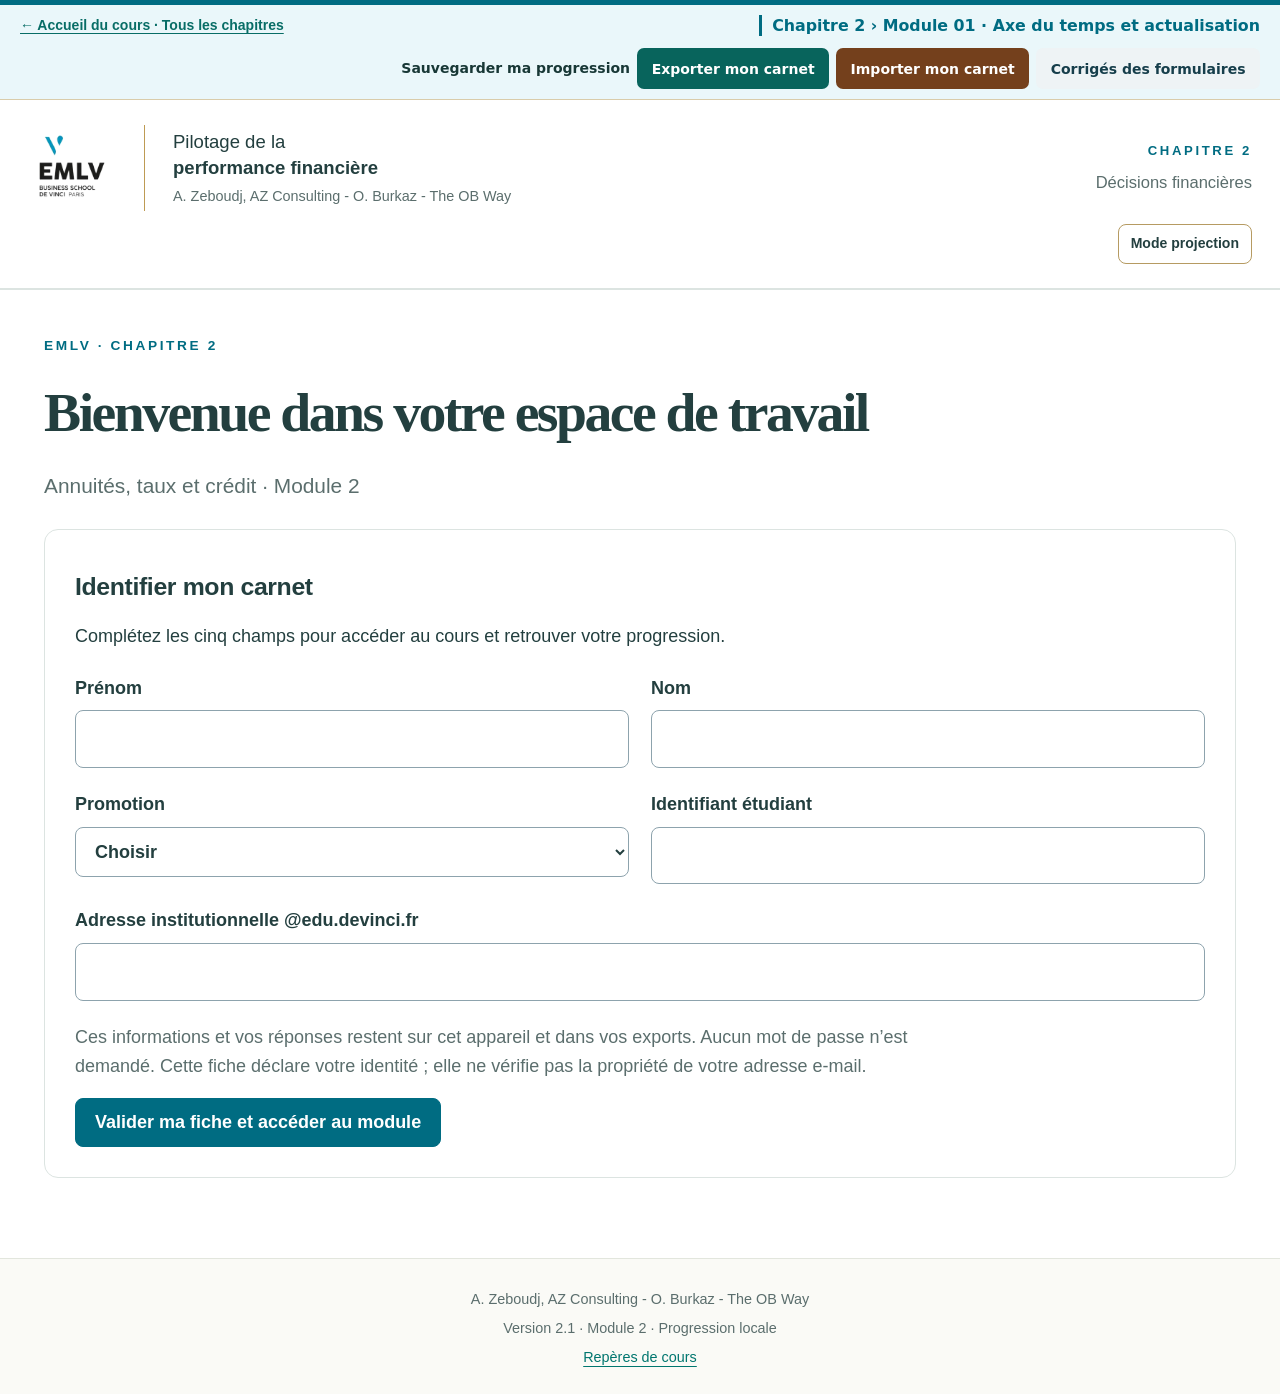
<file: annuites/index.html>
<!doctype html>
<html lang="fr">
<head><meta charset="utf-8"><meta name="viewport" content="width=device-width, initial-scale=1"><meta name="description" content="Cours et exercices accompagnés : annuités, conversion des taux et remboursement de crédit. EMLV, chapitre 2."><title>Chapitre 2 · Annuités, taux et crédit</title><style>:root{--ink:#203341;--teal:#086b68;--deep:#075654;--paper:#f3f6f7;--line:#c9d7dc;--muted:#526570;--soft:#e7f3f2;--gold:#9a650b;--cream:#fff5d8;--danger:#993c2a;--focus:#9b4c00;font-size:18px;font-family:system-ui,-apple-system,BlinkMacSystemFont,"Segoe UI",sans-serif;color:var(--ink);background:var(--paper)}*{box-sizing:border-box}body{margin:0;line-height:1.65}a{color:var(--teal);text-underline-offset:4px}button,input,select{font:inherit}button,.button{display:inline-flex;align-items:center;justify-content:center;gap:8px;min-height:46px;padding:10px 17px;border:1px solid #6e8993;background:white;border-radius:9px;color:var(--ink);font-weight:650;cursor:pointer;text-decoration:none;line-height:1.4}button:hover,.button:hover{background:#eff7f6;border-color:var(--teal)}.primary{background:var(--teal);color:white;border-color:var(--teal)}.primary:hover{background:var(--deep);color:white}.skip{position:fixed;left:10px;top:-100px;z-index:99;background:white;padding:12px}.skip:focus{top:10px}:focus-visible{outline:3px solid var(--focus);outline-offset:4px}header{background:white;border-bottom:1px solid var(--line);padding:20px max(24px,calc((100vw - 1240px)/2))}.brand{display:flex;gap:20px;align-items:center}.brand img{width:86px;height:auto;max-height:55px;object-fit:contain}.brand strong{display:block;font-size:1.05rem}.brand small{color:var(--muted)}.header-bottom{display:flex;flex-wrap:wrap;align-items:center;justify-content:space-between;gap:15px;margin-top:18px}#student{display:flex;flex-wrap:wrap;gap:15px;align-items:center}.actions,#tools{display:flex;flex-wrap:wrap;gap:12px;margin:18px 0}#tools{margin:0}#tools button:first-child{background:var(--teal);color:white}#navigation{max-width:1290px;margin:auto;padding:16px 24px;display:flex;flex-wrap:wrap;gap:7px}#navigation[hidden]{display:none}#navigation a{padding:7px 12px;border-radius:7px;text-decoration:none;color:var(--ink);font-size:.92rem;font-weight:600}#navigation a:hover,#navigation a[aria-current]{background:var(--teal);color:white}#app{max-width:1080px;margin:16px auto 70px;padding:0 24px}h1,h2,h3,h4{line-height:1.22;letter-spacing:-.018em}h1{font-size:clamp(2rem,4.5vw,3.2rem);margin:0 0 24px;max-width:930px}h2{font-size:1.55rem;margin:12px 0 20px}h3{font-size:1.25rem;margin:12px 0 20px}h4{font-size:1.1rem}p{margin:14px 0}li{margin-bottom:12px}.eyebrow{color:var(--teal);font-size:.82rem;font-weight:800;letter-spacing:.09em;text-transform:uppercase;margin:14px 0}.lead{font-size:1.18rem;max-width:850px;color:var(--muted);margin-bottom:32px}.panel,.question{background:white;border:1px solid var(--line);border-radius:16px;padding:32px;margin:24px 0;box-shadow:0 2px 0 #173b4406}.panel p,.panel li,.question p{max-width:85ch}.question{border-top:5px solid var(--teal)}.question h3{color:var(--teal)}.remedial{margin:24px 0 0;padding:25px;border:2px solid #b18535;background:#fffdf7}.remedial h3{color:var(--gold)}.purpose{background:var(--soft);border-left:5px solid var(--teal);padding:20px 24px}.purpose strong,.reading strong{display:inline-block;margin-bottom:5px}.worked{background:#edf4f8;border-radius:12px;padding:24px;margin:26px 0}.worked ol{padding-left:28px}.worked li{padding-left:5px}.reading,.callout{background:var(--cream);padding:22px 24px;border-left:5px solid var(--gold)}.source{font-size:.84rem;color:var(--muted);padding-top:14px;border-top:1px solid var(--line)}.muted,small{color:var(--muted)}small{font-size:.85rem}.term{display:inline;padding:0;min-height:0;background:none;border:0;border-bottom:1px dotted var(--teal);border-radius:0;color:var(--teal);font:inherit;cursor:help;line-height:inherit;text-align:left}.term span{font-size:.75em;white-space:nowrap}.term:hover{background:#dbefec}.term:focus-visible{outline-width:2px;outline-offset:2px}.bridge,.module-grid{display:grid;grid-template-columns:1fr 1fr;gap:22px}.bridge>div{padding:23px;background:var(--soft);border-radius:10px}.bridge span{font-size:.75rem;letter-spacing:.1em;font-weight:800;color:var(--teal)}.bridge strong{display:block;font-size:1.4rem;margin-top:9px}.module-card{margin:0}.module-grid{margin:25px 0}.number{font-size:2rem;color:var(--teal);font-weight:800}.timeline{margin:28px 0;background:#f0f7f8;padding:23px;border-radius:12px}.timeline figcaption{font-size:.9rem;font-weight:700;margin-bottom:20px}.timeline ol{display:flex;gap:12px;padding:0;list-style:none;margin:0}.timeline li{flex:1;min-width:0;border-top:5px solid var(--teal);background:white;padding:16px 13px;margin:0;border-radius:6px}.timeline .date{display:block;font-size:.84rem;font-weight:650}.timeline strong{font-size:1.25rem;display:block;margin:9px 0;overflow-wrap:anywhere}.timeline small{display:block}.formula-picture{display:flex;flex-wrap:wrap;gap:16px;align-items:center;justify-content:center;padding:25px;background:var(--soft);text-align:center;border-radius:10px}.formula-picture span{font-size:1.9rem;font-weight:750}.formula-picture small{font-size:.85rem;font-weight:500}.formula,.formula-text{font-size:1.25rem;background:var(--soft);padding:20px;font-weight:750;overflow-wrap:anywhere}.formula{width:100%;justify-content:flex-start;text-align:left}table{width:100%;border-collapse:collapse;background:white;min-width:620px}caption{text-align:left;margin-bottom:15px;font-weight:700}th,td{padding:14px 16px;border-bottom:1px solid var(--line);text-align:left}thead{background:var(--soft)}tbody th{background:#f8fbfb;font-weight:650}.table-wrap{max-width:100%;overflow:auto;margin:23px 0}.table-wrap:focus{outline-offset:0}fieldset{border:0;padding:0;margin:0;min-width:0}legend{font-size:1.1rem;font-weight:650;margin-bottom:18px;padding:0;width:100%}.options{display:grid;gap:13px;margin:20px 0}.options>label,.choice{display:flex;align-items:flex-start;gap:15px;border:1px solid #aebfc5;border-radius:10px;padding:17px;cursor:pointer}.options label:has(input:checked){background:var(--soft);border:2px solid var(--teal);padding:16px}.options label:hover{background:#f4faf9}.options input,.choice input{width:22px;height:22px;min-width:22px;margin:4px 0;accent-color:var(--teal)}fieldset:disabled .options label{opacity:.87;cursor:default}input:not([type=radio]):not([type=checkbox]):not([type=range]),select{display:block;padding:13px 15px;border:1px solid #8da3ad;border-radius:8px;width:100%;background:white;color:var(--ink);min-height:50px}input[type=range]{display:block;width:100%;margin:25px 0}.numeric{display:block;margin-bottom:20px}.numeric input{max-width:360px;margin:10px 0}.identity-grid{display:grid;grid-template-columns:1fr 1fr;gap:22px;margin:22px 0}.identity-grid label{font-weight:650}.identity-grid label:last-child{grid-column:1/-1}.identity-grid input,.identity-grid select{margin-top:7px}.instruction{font-size:.9rem;color:var(--muted)}.feedback{padding:20px 23px;margin:22px 0;border-radius:9px;border-left:5px solid var(--teal)}.success{background:#e9f5ef;border-color:#247049}.error{background:#fff0e9;border-color:#ab4c2b}.solution{background:#fff5da;border-color:#9a650b}.format-error{color:var(--danger);font-weight:700;margin-top:10px}.q-feedback:focus{outline:2px solid var(--focus);outline-offset:5px}.step-nav{display:flex;gap:16px;align-items:center;flex-wrap:wrap;margin-top:30px}.step-nav p{max-width:600px}.lesson-menu{padding:0;list-style:none}.lesson-menu li a{display:flex;gap:20px;align-items:center;padding:22px;background:white;border:1px solid var(--line);border-radius:12px;text-decoration:none;color:var(--ink)}.lesson-menu li a:hover{background:var(--soft)}.lesson-menu span{font-weight:800;font-size:1.45rem;color:var(--teal)}.lesson-menu small{display:block;margin-top:5px}.progress-label{font-weight:650;font-size:.9rem;margin-top:25px}progress{width:100%;height:15px;accent-color:var(--teal)}.term-list{display:grid;grid-template-columns:1fr 1fr;gap:13px;margin-top:22px}.term-list button{text-align:left;justify-content:flex-start}.term-list button[hidden]{display:none}details{margin:20px 0}summary{font-weight:700;cursor:pointer;padding:8px 0}details ul{padding-left:24px}hr{border:0;border-top:1px solid var(--line);margin:28px 0}.backbar{position:sticky;top:0;z-index:10;display:flex;flex-wrap:wrap;align-items:center;gap:14px;background:#f3f6f7f5;padding:12px 0;backdrop-filter:blur(6px)}.course-lesson{scroll-margin-top:100px}#status{max-width:1080px;margin:0 auto;padding:0 24px;font-weight:650;color:var(--danger)}#status:empty{display:none}#storage{font-size:.78rem;color:var(--muted);margin:10px 0 0}dialog{width:min(850px,calc(100% - 28px));max-height:88vh;border:1px solid var(--line);border-radius:18px;padding:30px;color:var(--ink);box-shadow:0 20px 80px #132e4440}dialog::backdrop{background:#18323db0}.modal-head{display:flex;justify-content:space-between;gap:20px;align-items:flex-start}.modal-head button{min-width:78px}.modal-head h2{margin-top:8px}dialog .table-wrap{max-height:55vh}dialog .table-wrap table{font-size:1.1rem}footer{background:#e6edef;padding:25px;text-align:center;color:var(--muted);font-size:.85rem}footer p{margin:5px}.score{font-size:1.8rem;font-weight:750;color:var(--teal)}.projection{font-size:1.2rem}.projection #app{max-width:1250px}.projection h1{font-size:3.4rem}.choice{margin-bottom:12px}@media(max-width:680px){:root{font-size:17px}header{padding:17px 18px}.brand{gap:13px}.brand img{width:66px}.brand strong{font-size:.95rem}.brand small{font-size:.75rem}.header-bottom{gap:10px}#tools{display:grid;grid-template-columns:1fr 1fr;width:100%;gap:8px}#tools button{padding:10px;font-size:.88rem}#navigation{padding:12px;gap:5px}#navigation a{font-size:.85rem;padding:8px}#app{padding:0 16px;margin-top:12px}.panel,.question{padding:22px 19px;border-radius:12px;margin:20px 0}.module-grid,.bridge,.identity-grid,.term-list{grid-template-columns:1fr}.identity-grid label:last-child{grid-column:auto}.timeline{padding:16px;margin:23px 0}.timeline ol{flex-direction:column}.timeline li{display:grid;grid-template-columns:1fr 1fr;gap:7px;border-top:0;border-left:5px solid var(--teal)}.timeline strong{margin:0;font-size:1.15rem}.timeline small{grid-column:1/-1}.worked{padding:20px 17px}.purpose,.reading,.callout{padding:18px}.options>label{padding:14px 12px;gap:10px}.options label:has(input:checked){padding:13px 11px}.actions{gap:10px}.actions .button,.actions button{max-width:100%;white-space:normal}.remedial{padding:18px 13px}.formula-picture{gap:9px;padding:16px}.formula-picture span{font-size:1.6rem}.formula-picture small{font-size:.75rem}.projection h1{font-size:2.3rem}.backbar span{font-size:.82rem}dialog{padding:20px}h1{font-size:2.2rem}.lesson-menu li a{padding:18px;gap:14px}.step-nav{align-items:stretch}.step-nav .button{width:100%}}@media(prefers-reduced-motion:reduce){*{scroll-behavior:auto!important}}@media print{header,#navigation,footer,#tools,.actions,button,.skip,.backbar{display:none}.panel,.question{border:0;box-shadow:none;break-inside:auto}body{background:white;font-size:11pt}.term{color:inherit;border:0}.timeline li{break-inside:avoid}#app{max-width:none;padding:0}.course-lesson{break-before:page}.course-lesson:first-of-type{break-before:auto}details{display:block}}
/* Keep monetary amounts on one line inside scrollable tables. */
.table-wrap td{white-space:nowrap}

/* Chapitre 2 · direction artistique commune · 2.1 */
:root{--ink:#233f3f;--teal:#00857f;--deep:#006c66;--paper:#fff;--line:#dce4e1;--muted:#5b6e6d;--soft:#edf7f5;--gold:#be9b54;--cream:#faf8f3;--danger:#963b28;--focus:#8b631d;font-family:Arial,"Helvetica Neue",system-ui,sans-serif;font-size:18px;color:var(--ink);background:#fff}
body{background:#fff;line-height:1.65}h1{font-family:Georgia,"Times New Roman",serif;font-size:clamp(2.35rem,4.35vw,3.8rem);font-weight:600;letter-spacing:-.045em;line-height:1.12;max-width:1080px;margin-bottom:26px}h1 em{font-style:normal;color:var(--teal)}h2,h3,h4{font-family:Arial,"Helvetica Neue",sans-serif;letter-spacing:-.015em}h2{font-size:1.38rem}h3{font-size:1.14rem}p{margin:16px 0}a{color:#00766f}button,.button{border-color:#b69b62;border-radius:8px;min-height:46px;font-weight:600;padding:11px 19px;transition:background-color .15s,border-color .15s}button:hover,.button:hover{background:#f0f7f5;border-color:var(--teal)}.primary{background:var(--teal);border-color:var(--teal);color:white}.primary:hover{background:var(--deep);color:white}.term{color:#00766f;padding:0;min-height:0;border:0;border-bottom:1px dotted #00766f;border-radius:0;transition:none}.term:hover{background:#e3f1ed}.term:focus-visible{outline-color:var(--focus)}
header{padding:24px max(28px,calc((100vw - 1540px)/2));border-bottom:1px solid var(--line)}.masthead{display:flex;justify-content:space-between;gap:28px;align-items:center}.brand{gap:28px;align-items:center;min-width:0}.brand img{width:88px;height:88px;max-height:88px;object-fit:contain;flex-shrink:0}.brand-copy{border-left:1px solid var(--gold);padding:4px 0 4px 28px}.brand-title{font-size:1.03rem;line-height:1.4}.brand-title strong{font-size:inherit}.brand small{display:block;font-size:.8rem;color:var(--muted);margin-top:5px;line-height:1.45}.chapter-identity{text-align:right;font-size:.92rem;flex-shrink:0}.chapter-identity span{display:block;color:var(--teal);font-weight:800;font-size:.73rem;letter-spacing:.2em;margin-bottom:8px}.chapter-identity p{margin:0;color:var(--muted)}.header-bottom{margin-top:18px;border-top:1px solid #edf0ed;padding-top:15px;gap:12px}.header-bottom button{font-size:.78rem;min-height:40px;padding:8px 12px}.header-bottom #student{font-size:.82rem;gap:12px}.header-bottom #student a{font-size:.8rem}#tools{gap:8px}#tools button:first-child{background:#edf7f5;color:#006e67;border-color:#c1d9d3}#tools button:first-child:hover{background:#ddeee8}#storage{font-size:.72rem;margin-top:7px}.nav-shell{border-bottom:1px solid var(--line);background:white}#navigation{max-width:1500px;justify-content:center;gap:4px;padding:10px 20px}#navigation a{font-size:.85rem;color:var(--muted);padding:11px 13px;border-bottom:2px solid transparent;border-radius:6px;white-space:nowrap;font-weight:500}#navigation a:hover{background:#f5f9f7;color:var(--teal)}#navigation a[aria-current]{background:#edf7f5;color:#007c73;border-bottom-color:var(--gold);font-weight:700}
#module-switcher{max-width:1440px;margin:30px auto 0;padding:0 28px}#module-switcher[hidden]{display:none}.switcher-label{font-size:.91rem;font-weight:700;margin:0 0 12px}.chapter-modules{display:grid;grid-template-columns:repeat(4,minmax(0,1fr));gap:14px}.module-link{--module-ink:#006f66;--module-bg:#eaf7f2;--module-line:#bddcd3;display:block;position:relative;background:var(--module-bg);color:var(--module-ink);border:1px solid var(--module-line);border-top:4px solid var(--module-ink);border-radius:12px;padding:13px 16px;min-width:0;text-decoration:none;line-height:1.4;min-height:107px}.module-link[data-module="2"]{--module-ink:#2454a0;--module-bg:#eff4ff;--module-line:#c7d5ef}.module-link[data-module="3"]{--module-ink:#944818;--module-bg:#fff4e8;--module-line:#e7cbb5}.module-link[data-module="4"]{--module-ink:#6942a1;--module-bg:#f5effb;--module-line:#d8c9ec}.module-link small{font-size:.76rem;color:inherit;display:block;margin-bottom:6px;font-weight:700}.module-link strong{display:block;font-size:.92rem;max-width:95%}.module-link .module-arrow{position:absolute;top:13px;right:15px;font-size:1rem}.module-link.current{outline:3px solid var(--gold);outline-offset:4px}.module-link:focus-visible{outline:3px solid var(--focus);outline-offset:4px}.module-link:hover{filter:brightness(.98)}.module-link[aria-disabled]{cursor:default}.module-link .coming{font-size:.7rem;margin-top:6px;font-weight:500}
#app{max-width:1080px;margin:40px auto 80px;padding:0 28px}body[data-page="chapitre"] #app,body[data-page="module"] #app{max-width:1440px;margin-top:45px}.eyebrow{color:var(--teal);font-weight:800;letter-spacing:.19em;font-size:.76rem;margin:0 0 23px}.lead{color:var(--muted);font-size:1.16rem;line-height:1.65;margin-bottom:25px}.intro-grid{display:grid;grid-template-columns:minmax(0,1.18fr) minmax(340px,.82fr);gap:62px;align-items:start;margin-bottom:40px}.intro-copy{min-width:0}.intro-copy h1{font-size:clamp(2.5rem,4.9vw,4.5rem)}.gold-rule{display:block;width:74px;height:3px;background:var(--gold);margin:30px 0}.intro-copy .panel.home-intro{padding:0;border:0;box-shadow:none;margin:25px 0;background:transparent}.home-intro h2{font-size:1.03rem;margin:0 0 10px}.home-intro p{font-size:.95rem}.home-intro .actions{margin-top:24px}.intro-copy .progress-label{font-size:.82rem}.method-rail{position:relative;background:#faf9f6;border:1px solid #e8dfce;border-radius:20px;padding:30px 30px 20px;margin-top:60px}.method-rail::before{content:"";position:absolute;left:-16px;top:28px;bottom:28px;width:3px;background:var(--gold)}.method-rail h2{font-size:.75rem;letter-spacing:.17em;text-transform:uppercase;color:var(--teal);line-height:1.7;margin:0 0 17px}.method-rail ol{list-style:none;padding:0;margin:0}.method-rail li{display:flex;align-items:flex-start;gap:18px;padding:24px 0;border-bottom:1px solid #ddded6;margin:0}.method-rail li:last-child{border-bottom:0}.method-rail .step-number{border:1px solid #cce0d9;background:white;border-radius:50%;color:var(--teal);width:42px;height:42px;display:flex;align-items:center;justify-content:center;flex-shrink:0;font-size:.85rem}.method-rail strong{font-size:1rem;display:block;line-height:1.4;margin-bottom:7px}.method-rail p{font-size:.84rem;line-height:1.55;color:var(--muted);margin:0}
.panel,.question{border-radius:14px;box-shadow:none;border-color:var(--line);background:white}.panel{padding:30px}.question{border-top:4px solid var(--teal)}.purpose{background:#edf7f3;border-left:3px solid var(--teal)}.worked{background:#f7f9f5;border:1px solid #e4e9df;border-radius:12px}.reading,.callout{background:#faf7ef;border-left:3px solid var(--gold)}.timeline{background:#f3f8f5;border:1px solid #dce8e2}.timeline li{border-top-color:#00857f}.formula,.formula-text{background:#eef7f3;border-color:#b9cec4;color:var(--ink);font-size:1.15rem}.source{color:var(--muted)}.bridge>div{background:#edf7f3}.bridge strong{font-size:1.2rem}.module-grid{gap:20px}.module-card{border-top:3px solid var(--teal)}.module-card .number{font-size:1.4rem;font-family:Georgia,serif}.module-card h2{font-size:1.25rem}.module-card p{font-size:.92rem}.options>label,.choice{border-color:#c8d6cf}.options label:has(input:checked){border-color:var(--teal);background:#eef7f3}.lesson-menu li a{border-color:#dce4df}.lesson-menu li a:hover{background:#f5faf6}.lesson-menu span{font-family:Georgia,serif;color:var(--teal)}.feedback{border-radius:8px}.success{background:#edf7f0}.error{background:#fff2eb}.solution{background:#fcf6e7}.term-list button{border-color:#c8d9cf;background:#fbfdfa}.term-list button:hover{background:#eef7f3}.table-wrap td{white-space:nowrap}.backbar{background:#fffffff5}.remedial{background:#fffdf6;border-color:#c9aa6a}#status{max-width:1440px;font-size:.9rem;margin-top:12px}dialog{border-color:#d8ddcf;background:#fffefb;box-shadow:0 24px 90px #17342f30}.modal-head h2{font-size:1.4rem}footer{background:#fafaf6;border-top:1px solid #e2e6dd;font-size:.8rem;padding:24px}.projection h1{font-family:Georgia,serif}.projection .intro-grid{grid-template-columns:1fr}.projection .method-rail{margin-top:0}.projection #app{max-width:1400px}body[data-ready="false"] #app{max-width:1000px}body[data-ready="false"] .header-bottom{border:0;padding-top:0;margin-top:12px;justify-content:flex-end}body[data-ready="false"] #storage:empty{display:none}
@media(min-width:1700px){.intro-grid{gap:90px}.intro-copy h1{font-size:4.5rem}#app{max-width:1140px}}
@media(max-width:1050px){.chapter-identity{font-size:.8rem}.brand-copy{padding-left:20px}.brand{gap:20px}.intro-grid{grid-template-columns:1fr 1fr;gap:36px}.method-rail{padding:24px 23px 16px}.method-rail li{gap:12px}.intro-copy h1{font-size:3.1rem}.chapter-modules{gap:12px}.module-link{padding:12px}.module-link strong{font-size:.86rem}#navigation{justify-content:flex-start}}
@media(max-width:780px){:root{font-size:17px}header{padding:18px 20px}.brand img{width:68px;height:68px;max-height:68px}.brand-copy{padding-left:18px}.brand{gap:18px}.brand-title{font-size:.9rem}.brand small{font-size:.7rem}.chapter-identity{display:none}.header-bottom{gap:10px;margin-top:15px;padding-top:13px}#navigation{padding:9px 13px;gap:3px}#navigation a{font-size:.8rem;padding:9px 10px}#module-switcher{padding:0 20px;margin-top:23px}.chapter-modules{grid-template-columns:repeat(2,minmax(0,1fr));gap:12px}.module-link{min-height:109px}.module-link small{font-size:.72rem}.module-link strong{font-size:.88rem}.module-link.current{outline-width:2px;outline-offset:3px}.intro-grid{grid-template-columns:1fr;gap:10px}.intro-copy h1{font-size:clamp(2.45rem,7vw,3.2rem)}.method-rail{margin:12px 0 0 10px;padding:24px}.method-rail::before{left:-12px}.method-rail li{padding:20px 0}.method-rail strong{font-size:1rem}#app,body[data-page="chapitre"] #app,body[data-page="module"] #app{padding:0 20px;margin-top:30px}.panel,.question{padding:23px 20px}.eyebrow{font-size:.72rem;letter-spacing:.15em;margin-bottom:18px}.lead{font-size:1.06rem}.gold-rule{margin:24px 0}.brand small{max-width:32ch}.table-wrap{margin:20px 0}.module-grid{grid-template-columns:1fr}.projection .intro-copy h1{font-size:2.5rem}.header-bottom #student{font-size:.78rem}}
@media(max-width:420px){header{padding:16px}.brand img{width:59px;height:66px}.brand{gap:13px}.brand-copy{padding-left:13px}.brand-title{font-size:.85rem}.brand small{font-size:.67rem}.header-bottom button{font-size:.74rem}#tools{gap:7px}#tools button{padding:9px 8px}#app,body[data-page="chapitre"] #app,body[data-page="module"] #app,#module-switcher{padding-left:17px;padding-right:17px}.module-link{padding:11px 12px;min-height:118px}.module-link strong{font-size:.81rem}.module-link small{font-size:.68rem}.module-link .module-arrow{top:10px;right:10px}.module-link .coming{font-size:.65rem}.panel,.question{padding:21px 17px}.intro-copy h1{font-size:2.55rem}.method-rail{padding:22px 19px}.timeline li{border-left-color:var(--teal)}.formula{font-size:1.03rem}.modal-head h2{font-size:1.25rem}}
@media(prefers-reduced-motion:reduce){button,.button{transition:none}}
@media print{#module-switcher,.nav-shell,.method-rail{display:none}.intro-grid{display:block}h1,.intro-copy h1{font-size:26pt}#app{max-width:none}.panel{padding:0}.gold-rule{display:none}}

h1:focus-visible,.course-lesson h2:focus-visible,#suite-chapitre h2:focus-visible{outline:none}.chapter-intro{font-size:.95rem;color:var(--muted);max-width:60ch;margin:22px 0 28px}#suite-chapitre{scroll-margin-top:24px}@media(min-width:1100px){#module-switcher{max-width:1352px;padding:0 44px}body[data-page="chapitre"] #app,body[data-page="module"] #app{max-width:1352px;padding:0 44px}}
@media(max-width:780px){#navigation{flex-wrap:nowrap;overflow-x:auto;justify-content:flex-start;scrollbar-width:thin;scroll-padding-inline:16px}#navigation a{flex:0 0 auto}.header-bottom{display:grid;grid-template-columns:minmax(0,1fr) auto;align-items:center}.header-bottom #student{grid-column:1;grid-row:1;gap:4px 10px}.header-bottom #projection{grid-column:2;grid-row:1;max-width:100px}.header-bottom #tools{grid-column:1/-1;grid-row:2}#module-switcher{margin-top:20px}}
</style><style>#emlv-common-nav{flex-wrap:wrap;gap:.5rem 1rem;align-items:center}#emlv-common-nav .er-tools{margin-left:auto;display:flex;flex-wrap:wrap;align-items:center;justify-content:flex-end;gap:.4rem;color:#183836;font:600 14px/1.35 system-ui}#emlv-common-nav .er-tools button,.er-close{display:inline-block;border:0;border-radius:7px;padding:.63rem .8rem;min-height:40px;cursor:pointer;font:650 14px/1.3 system-ui;text-transform:none;letter-spacing:normal}#emlv-common-nav .er-export{color:white;background:#08645c}#emlv-common-nav .er-import{color:white;background:#74401c}#emlv-common-nav .er-reference,.er-close{background:#eef3f5;color:#163e4b}.er-tools button:focus-visible,.er-guide summary:focus-visible,.er-form summary:focus-visible{outline:3px solid #b26a00;outline-offset:2px}#er-bank{max-width:min(52rem,94vw);width:100%;max-height:85vh;box-sizing:border-box;padding:1.2rem;border:1px solid #b4c8c4;border-radius:12px;color:#182f31;background:white;overflow:auto}#er-bank::backdrop{background:#182e32aa}#er-bank .er-close{float:right}.er-form,.er-step,.er-answer{display:block;border:1px solid #bdd0cc;border-radius:7px;background:#f7faf8;padding:.6rem .85rem;margin:.5rem 0;text-align:left}.er-answer{background:white}.er-form summary,.er-guide summary{cursor:pointer;color:#155451;font-weight:650}.er-form section+section{border-top:1px solid #dce5df;padding-top:.5rem}.er-guide p{color:#253d3b}.er-guide{margin:1rem 0}input[type=file][accept*=json],input[type=file][hidden],[hidden]{display:none!important}body :where(button[data-export],button[data-import],button[data-export-new],button[data-import-open],button[data-export-carnet],button[data-action="export"],button[data-action="import"],#export,#dst-import,#emlv-native-import,button[data-act="export"],label[for="import-file"]):not(.er-native){display:none!important}
@media(max-width:700px){#emlv-common-nav .er-tools{margin-left:0;width:100%;justify-content:flex-start}#emlv-common-nav .er-tools strong{width:100%}#er-bank{padding:.8rem}.er-form{padding:.5rem}}
</style><script src="../revision-cours.js"></script></head>
<body><nav id="emlv-common-nav" aria-label="Accueil général du cours"><a href="https://azconsultingpro.github.io/emlv-pilotage-financier/accueil/">← Accueil du cours · Tous les chapitres</a><span>Chapitre 2 · Module 2</span><div class="er-tools" data-er-module="annuites"><strong>Sauvegarder ma progression</strong><button type="button" class="er-export er-native" data-export>Exporter mon carnet</button><button type="button" class="er-import er-native" data-import>Importer mon carnet</button><button type="button" class="er-reference" data-er-bank>Corrigés des formulaires</button></div></nav><dialog id="er-bank" aria-labelledby="er-title"><button class="er-close" type="button">Fermer</button><h2 id="er-title">Réviser les questions des formulaires</h2><p>Choisissez un formulaire, puis ouvrez un ou deux indices pour afficher la réponse et son raisonnement. Vous pouvez le faire avant votre premier envoi. Cette lecture ne modifie ni votre carnet ni votre note.</p><div class="er-body"></div></dialog><a class="skip" href="#app">Aller au contenu</a><header><div class="masthead"><div class="brand"><img src="[data-uri]" alt="EMLV · Business School De Vinci Paris"><div class="brand-copy"><div class="brand-title">Pilotage de la<br><strong>performance financière</strong></div><small>A. Zeboudj, AZ Consulting - O. Burkaz - The OB Way</small></div></div><div class="chapter-identity"><span>CHAPITRE 2</span><p>Décisions financières</p></div></div><div class="header-bottom"><div id="student"></div><div id="tools"></div><button id="projection" type="button" aria-pressed="false">Mode projection</button></div><p id="storage"></p></header><div class="nav-shell"><nav id="navigation" aria-label="Navigation principale"><a href="#chapitre">Chapitre 2</a><a href="#module">Module 2</a><a href="#cours">Cours complet</a><a href="#sommaire">Parcours guidé</a><a href="#lexique">Lexique</a><a href="#formules">Méthodes et formules</a><a href="#approfondir">Pour approfondir</a><a href="#quiz">Quiz</a><a href="#dst">Devoir type DST</a><a href="#validations">Validations Google Forms</a><a href="#carnet">Mon carnet</a></nav></div><section id="module-switcher" aria-label="Modules du chapitre 2" hidden></section><p id="status" role="status" tabindex="-1"></p><main id="app" tabindex="-1"></main><footer><p>A. Zeboudj, AZ Consulting - O. Burkaz - The OB Way</p><p>Version 2.1 · Module 2 · Progression locale</p><a href="#sources">Repères de cours</a></footer><input id="import-file" type="file" accept="application/json,.json" hidden><dialog id="modal" aria-labelledby="modal-title"><div class="modal-head"><h2 id="modal-title"></h2><button id="close-modal" type="button">Fermer</button></div><div id="modal-body"></div></dialog><noscript><p>Activez JavaScript pour ouvrir le cours et ses exercices interactifs.</p></noscript><script>window.SupportSlides = [{"n": 1, "text": "SECTION 1.5 | Pilotage de la Performance Financière · EMLV · 2026–2027 | 1.5 | Perpétuités et perpétuités croissantes | Certains flux suivent un schéma régulier. On peut alors valoriser une série infinie avec une seule formule courte."}, {"n": 2, "text": "1.5 · PERPÉTUITÉS | La perpétuité | Pilotage de la Performance Financière · EMLV · 2026–2027 | Une perpétuité est une série de flux égaux, versés à intervalles réguliers et pour toujours, le premier paiement ayant lieu dans une période. | Valeur actuelle d’une perpétuité   =    | VA = C / r | Raisonnement intuitif : si l’on place C / r à la banque et qu’on retire seulement les intérêts chaque année, on touche C pour toujours sans jamais entamer le capital."}, {"n": 3, "text": "EXEMPLE 1.7 · ÉNONCÉ | Combien pour financer une bourse éternelle ? | Pilotage de la Performance Financière · EMLV · 2026–2027 | ? | Vous voulez financer une bourse d’études de 20 000 € par an, pour toujours. L’université place l’argent à 7 %. Combien faut-il donner aujourd’hui ? | A | Une somme infinie : les paiements ne s’arrêtent jamais | B | Environ 285 700 € | C | Environ 1,4 million d’euros"}, {"n": 4, "text": "1.5 · PERPÉTUITÉS | La perpétuité croissante | Pilotage de la Performance Financière · EMLV · 2026–2027 | Une perpétuité croissante est une perpétuité dont les paiements augmentent à un taux constant g chaque période, pour toujours. Le premier paiement ne contient pas encore de croissance : celle-ci commence au deuxième paiement. | Valeur actuelle d’une perpétuité croissante   =    | VA = C / (r − g) | La formule n’a de sens que si g est inférieur à r. Sinon, les paiements augmenteraient plus vite qu’on ne les actualise et la valeur serait infinie."}, {"n": 5, "text": "EXEMPLE 1.8 · ÉNONCÉ | Une bourse qui augmente | Pilotage de la Performance Financière · EMLV · 2026–2027 | Reprenez la bourse de l’exemple 1.7 : 20 000 € par an, pour toujours, taux de 7 %. Vous voulez maintenant qu’elle augmente de 3 % par an pour suivre la hausse des frais de scolarité. Le premier versement de 20 000 € a toujours lieu dans un an. | ? | Combien faut-il donner aujourd’hui ?"}, {"n": 6, "text": "EXEMPLES 1.7 ET 1.8 · SOLUTION | Perpétuité et perpétuité croissante | Pilotage de la Performance Financière · EMLV · 2026–2027 | PERPÉTUITÉ : MÊME MONTANT, POUR TOUJOURS | VA = C / r | PERPÉTUITÉ CROISSANTE : MONTANT QUI CROÎT DE G | VA = C / (r − g) | Bourse fixe de 20 000 € | 20 000 / 0,07 | 285 714 € | Bourse qui croît de 3 % par an | 20 000 / (0,07 − 0,03) | 500 000 € | Surprise :  | une hausse de seulement 3 % par an presque double le coût (500 000 € contre 285 714 €). La croissance pèse énormément sur le long terme. | À retenir :  | conditions : le 1er paiement arrive dans un an, et g doit être inférieur à r. Application majeure : la valorisation d’une action par les dividendes (chapitre suivant)."}, {"n": 7, "text": "1.5 · DANS LA VRAIE VIE | Que vaut une action LVMH ? Une illustration de perpétuité croissante | Pilotage de la Performance Financière · EMLV · 2026–2027 | 650 € | Valeur obtenue avec C = 13 €, r = 8 %, g = 6 % : 13 / (0,08 − 0,06) | Le modèle de Gordon-Shapiro\n | Une action verse des dividendes « pour toujours ». Si le dividende croît à un rythme constant, sa valeur est celle d’une perpétuité croissante. | LVMH verse 13 € par action (2025). Avec des hypothèses illustratives (rendement exigé 8 %, croissance 6 %), on trouve 650 €, proche du cours de fin 2025 (645 €). | Avec une croissance de 3 % seulement : 13 / 0,05 = 260 €. | À retenir :  | le prix d’une action dépend énormément de la croissance anticipée. Une petite différence sur g change tout : c’est pourquoi les cours sont si sensibles aux perspectives. | Données réelles :  | dividende LVMH 2025 = 13 € ; cours au 31/12/2025 = 645 €. Taux r et g : hypothèses illustratives."}, {"n": 8, "text": "VÉRIFICATION RAPIDE 7 · ÉNONCÉ | Valeur actuelle d’une perpétuité | Pilotage de la Performance Financière · EMLV · 2026–2027 | Une association veut distribuer 15 000 € par an, pour toujours, le premier don dans un an. Elle peut placer son argent à 6 % par an. | ? | De quel capital a-t-elle besoin aujourd’hui ?"}, {"n": 9, "text": "VÉRIFICATION RAPIDE 7 · SOLUTION | Valeur actuelle d’une perpétuité | Pilotage de la Performance Financière · EMLV · 2026–2027 | FORMULE | VA = C / r | APPLICATION | VA = 15 000 / 0,06 | VA = 250 000 € | Interprétation\n | Placés à 6 %, 250 000 € rapportent exactement 15 000 € d’intérêts par an : le capital n’est jamais entamé."}, {"n": 10, "text": "VÉRIFICATION RAPIDE 8 · ÉNONCÉ | Valeur actuelle d’une perpétuité croissante | Pilotage de la Performance Financière · EMLV · 2026–2027 | Une perpétuité paie 10 000 € dans un an, et ce montant augmente de 2 % par an, pour toujours. Le taux d’intérêt est de 8 % par an. | ? | Quelle est la valeur actuelle de cette perpétuité ?"}, {"n": 11, "text": "VÉRIFICATION RAPIDE 8 · SOLUTION | Valeur actuelle d’une perpétuité croissante | Pilotage de la Performance Financière · EMLV · 2026–2027 | FORMULE | VA = C / (r − g) | APPLICATION | VA = 10 000 / (0,08 − 0,02) | VA = 10 000 / 0,06 | VA = 166 666,67 € | Interprétation\n | Sans croissance, la valeur serait de 125 000 € (10 000 / 0,08) : la croissance de 2 % ajoute plus de 40 000 €."}, {"n": 12, "text": "SECTION 1.6 | Pilotage de la Performance Financière · EMLV · 2026–2027 | 1.6 | Les annuités ordinaires | Une perpétuité qui s’arrête s’appelle une annuité. Prêts, crédits immobiliers et beaucoup d’obligations sont des annuités."}, {"n": 13, "text": "1.6 · ACCROCHE | Votre premier crédit immobilier | Pilotage de la Performance Financière · EMLV · 2026–2027 | ? | Vous empruntez 200 000 € sur 20 ans à 3,5 % par an, remboursés par mensualités constantes. Combien paierez-vous par mois ? Et au total ? | A | 833 € par mois (200 000 / 240) | B | Environ 1 160 € par mois | C | Environ 1 500 € par mois"}, {"n": 14, "text": "1.6 · ACCROCHE · RÉPONSE | Un crédit immobilier est une annuité | Pilotage de la Performance Financière · EMLV · 2026–2027 | 1 160 € | Mensualité pour 200 000 € sur 20 ans à 3,5 % (taux mensuel 3,5 % / 12, 240 mois) | Comment on la calcule\n | Le montant emprunté est la valeur actuelle des 240 mensualités : | 200 000 = C × facteur d’annuité (240 mois, 0,2917 % par mois). | Donc C = 200 000 / 172,4 ≈ 1 160 €. | Total remboursé : 1 160 × 240 ≈ 278 400 €, soit environ 78 400 € d’intérêts. | À retenir :  | la formule de l’annuité sert dans les deux sens : trouver une valeur actuelle, ou trouver le paiement qui correspond à un montant emprunté."}, {"n": 15, "text": "1.6 · QUESTION | Prendre tout de suite ou toucher une rente ? | Pilotage de la Performance Financière · EMLV · 2026–2027 | ? | Vous gagnez un prix : 1 000 000 € tout de suite, ou 50 000 € par an pendant 30 ans (soit 1 500 000 € au total). Le taux est de 5 %. Que choisissez-vous ? | A | La rente : 1,5 M€ > 1 M€ | B | Le million tout de suite | C | Les deux se valent"}, {"n": 16, "text": "1.6 · ANNUITÉS | L’annuité : un même montant pendant N périodes | Pilotage de la Performance Financière · EMLV · 2026–2027 | VALEUR ACTUELLE D’UNE ANNUITÉ (1ER PAIEMENT DANS UNE PÉRIODE) | VA = C × (1 / r) × [ 1 − 1 / (1 + r)ᴺ ] | Le prix du quiz | Calcul | Valeur aujourd’hui | Rente de 50 000 € × 30 ans, taux 5 % | 50 000 × 15,3725 | 768 623 € | Million tout de suite | — | 1 000 000 € | Réponse : B\n | Le million vaut 231 000 € de plus. | OÙ RENCONTRE-T-ON DES ANNUITÉS ? | Crédit immobilier ou auto | Loyer | Retraite | Remboursement d’un prêt étudiant | À retenir :  | une annuité est une perpétuité qui s’arrête. La formule évite de calculer 30 valeurs actuelles une par une."}, {"n": 17, "text": "1.6 · ANNUITÉS | La valeur actuelle d’une annuité ordinaire | Pilotage de la Performance Financière · EMLV · 2026–2027 | Une annuité ordinaire est une série de N flux égaux, versés à intervalles réguliers, le premier paiement ayant lieu dans une période. C’est la même convention que la perpétuité : une annuité est simplement une perpétuité qui s’arrête après N paiements. | Valeur actuelle d’une annuité   =    | VA = C × (1/r) × [ 1 − 1/(1 + r)ᴺ ] | N est le nombre de paiements et r le taux d’intérêt par période. Le terme (1/r) × [ 1 − 1/(1 + r)ᴺ ] est souvent appelé le facteur d’annuité."}, {"n": 18, "text": "EXEMPLE 1.9 · ÉNONCÉ | Valeur actuelle d’une annuité | Pilotage de la Performance Financière · EMLV · 2026–2027 | Un retraité peut recevoir 40 000 € par an pendant 10 ans, le premier dans un an, ou une somme unique aujourd’hui. Le taux d’intérêt est de 6 % par an. | ? | Quelle somme unique aujourd’hui est équivalente à cette rente ?"}, {"n": 19, "text": "EXEMPLE 1.9 · SOLUTION | Valeur actuelle d’une annuité | Pilotage de la Performance Financière · EMLV · 2026–2027 | FORMULE | VA = C × (1/r) × [ 1 − 1/(1 + r)ᴺ ] | APPLICATION | VA = 40 000 × (1/0,06) × [ 1 − 1/1,06¹⁰ ] | VA = 40 000 × 7,3601 | VA = 294 403,48 € | Interprétation\n | Si le retraité préfère une somme unique, elle doit être d’au moins 294 403 € pour valoir autant que la rente. | La rente totalise 400 000 €, mais ne vaut que 294 403 € aujourd’hui."}, {"n": 20, "text": "VÉRIFICATION RAPIDE 9 · ÉNONCÉ | Valeur actuelle d’une annuité | Pilotage de la Performance Financière · EMLV · 2026–2027 | Une annuité paie 8 000 € par an pendant 5 ans, le premier dans un an. Le taux d’intérêt est de 5 % par an. | ? | Quelle est la valeur actuelle de cette annuité ?"}, {"n": 21, "text": "VÉRIFICATION RAPIDE 9 · SOLUTION | Valeur actuelle d’une annuité | Pilotage de la Performance Financière · EMLV · 2026–2027 | FORMULE | VA = C × (1/r) × [ 1 − 1/(1 + r)ᴺ ] | APPLICATION | VA = 8 000 × (1/0,05) × [ 1 − 1/1,05⁵ ] | VA = 8 000 × 4,3295 | VA = 34 635,81 € | Interprétation\n | Pour 40 000 € reçus au total, la valeur aujourd’hui est de 34 636 €."}, {"n": 22, "text": "1.6 · VALEUR FUTURE D’UNE ANNUITÉ | Valeur future d’une annuité ordinaire | Pilotage de la Performance Financière · EMLV · 2026–2027 | VALEUR FUTURE D’UNE ANNUITÉ | VF = C × (1 / r) × [ (1 + r)ᴺ − 1 ] | Pour connaître la valeur d’une annuité à la fin de sa vie, on capitalise sa valeur actuelle sur N périodes. C’est ce qu’accumule un plan d’épargne régulier. | Usage typique\n | Épargne retraite, plan d’épargne logement, constitution d’un capital par versements réguliers. | Condition\n | Le premier versement a lieu dans une période ; la valeur est calculée au moment du dernier versement."}, {"n": 23, "text": "EXEMPLE 1.10 · ÉNONCÉ | Valeur future d’une annuité | Pilotage de la Performance Financière · EMLV · 2026–2027 | Vous épargnez 8 000 € par an pendant 20 ans, le premier versement dans un an, sur un compte rémunéré à 8 % par an. | ? | Combien aurez-vous après le dernier versement ?"}, {"n": 24, "text": "EXEMPLE 1.10 · SOLUTION | Valeur future d’une annuité | Pilotage de la Performance Financière · EMLV · 2026–2027 | FORMULE | VF = C × (1/r) × [ (1 + r)ᴺ − 1 ] | APPLICATION | VF = 8 000 × (1/0,08) × [ 1,08²⁰ − 1 ] | VF = 8 000 × 45,7620 | VF = 366 095,71 € | Interprétation\n | 160 000 € versés, plus de 206 000 € d’intérêts : épargner régulièrement et longtemps change tout."}, {"n": 25, "text": "VÉRIFICATION RAPIDE 10 · ÉNONCÉ | Valeur future d’une annuité | Pilotage de la Performance Financière · EMLV · 2026–2027 | Vous épargnez 4 000 € par an pendant 10 ans, le premier versement dans un an, sur un compte rémunéré à 7 % par an. | ? | Combien aurez-vous après le dernier versement ?"}, {"n": 26, "text": "VÉRIFICATION RAPIDE 10 · SOLUTION | Valeur future d’une annuité | Pilotage de la Performance Financière · EMLV · 2026–2027 | FORMULE | VF = C × (1/r) × [ (1 + r)ᴺ − 1 ] | APPLICATION | VF = 4 000 × (1/0,07) × [ 1,07¹⁰ − 1 ] | VF = 4 000 × 13,8164 | VF = 55 265,79 € | Interprétation\n | 40 000 € versés, 15 266 € d’intérêts."}, {"n": 27, "text": "SECTION 1.7 | Pilotage de la Performance Financière · EMLV · 2026–2027 | 1.7 | Annuité due et annuité différée | Toutes les annuités ne suivent pas le calendrier standard : le premier paiement peut arriver tout de suite, ou beaucoup plus tard."}, {"n": 28, "text": "1.7 · ANNUITÉ DUE | L’annuité due : le premier paiement est aujourd’hui | Pilotage de la Performance Financière · EMLV · 2026–2027 | ANNUITÉ DUE | VA = C + C × (1/r) × [1 − 1/(1 + r)ᴺ⁻¹] | Loteries et loyers sont souvent structurés ainsi. | Méthode\n | Le paiement d’aujourd’hui ne s’actualise pas. Les N − 1 paiements suivants forment une annuité ordinaire. | Raccourci\n | VA annuité due = VA annuité ordinaire × (1 + r)."}, {"n": 29, "text": "EXEMPLE 1.11 · ÉNONCÉ | Valoriser une annuité due | Pilotage de la Performance Financière · EMLV · 2026–2027 | Vous gagnez un prix de 15 versements annuels de 50 000 €, le premier aujourd’hui. Le taux d’intérêt est de 6 % par an. | ? | Quelle est la valeur totale de ce prix aujourd’hui ?"}, {"n": 30, "text": "EXEMPLE 1.11 · SOLUTION | Valoriser une annuité due | Pilotage de la Performance Financière · EMLV · 2026–2027 | FORMULE | VA = C + C × (1/r) × [ 1 − 1/(1 + r)ᴺ⁻¹ ] | APPLICATION | VA = 50 000 + 50 000 × (1/0,06) × [ 1 − 1/1,06¹⁴ ] | VA = 50 000 + 50 000 × 9,2950 | VA = 50 000 + 464 749,20 | VA = 514 749,20 € | Interprétation\n | Le premier versement, reçu aujourd’hui, ne s’actualise pas ; les 14 suivants forment une annuité ordinaire. | Le prix totalise 750 000 € mais vaut 514 749 € aujourd’hui."}, {"n": 31, "text": "VÉRIFICATION RAPIDE 11 · ÉNONCÉ | Valoriser une annuité due | Pilotage de la Performance Financière · EMLV · 2026–2027 | Une annuité paie 10 000 € par an pendant 5 ans, le premier versement aujourd’hui. Le taux d’intérêt est de 5 % par an. | ? | Quelle est la valeur actuelle de cette annuité due ?"}, {"n": 32, "text": "VÉRIFICATION RAPIDE 11 · SOLUTION | Valoriser une annuité due | Pilotage de la Performance Financière · EMLV · 2026–2027 | FORMULE | VA = C + C × (1/r) × [ 1 − 1/(1 + r)ᴺ⁻¹ ] | APPLICATION | VA = 10 000 + 10 000 × (1/0,05) × [ 1 − 1/1,05⁴ ] | VA = 10 000 + 10 000 × 3,5460 | VA = 10 000 + 35 459,51 | VA = 45 459,51 € | Interprétation\n | 50 000 € reçus au total, qui valent 45 460 € aujourd’hui."}, {"n": 33, "text": "1.7 · ANNUITÉ DIFFÉRÉE | L’annuité différée : le premier paiement arrive plus tard | Pilotage de la Performance Financière · EMLV · 2026–2027 | Une annuité ordinaire dont le premier paiement est repoussé au-delà de la date 1. On la valorise en deux étapes. | Étape 1\n | Valoriser les paiements comme une annuité ordinaire, à la date située une période avant le premier paiement. | Étape 2\n | Actualiser cette valeur jusqu’à aujourd’hui."}, {"n": 34, "text": "EXEMPLE 1.12 · ÉNONCÉ | Valoriser une annuité différée | Pilotage de la Performance Financière · EMLV · 2026–2027 | Un trust vous versera 12 000 € par an pendant 5 ans, mais le premier versement est repoussé à l’année 4 : les versements ont lieu les années 4, 5, 6, 7 et 8. Le taux d’intérêt est de 7 % par an. | ? | Quelle est la valeur de ces versements aujourd’hui ?"}, {"n": 35, "text": "EXEMPLE 1.12 · SOLUTION | Valoriser une annuité différée | Pilotage de la Performance Financière · EMLV · 2026–2027 | ÉTAPE 1 : VALEUR EN ANNÉE 3 (UN AN AVANT LE 1ER VERSEMENT) | V₃ = 12 000 × (1/0,07) × [ 1 − 1/1,07⁵ ] | V₃ = 12 000 × 4,1002 = 49 202,37 € | ÉTAPE 2 : RETOUR À AUJOURD’HUI | VA = V₃ / (1 + r)³ = 49 202,37 / 1,07³ | VA = 40 163,79 € | Interprétation\n | La formule de l’annuité donne une valeur une période avant le premier versement : ici l’année 3. On la ramène ensuite à aujourd’hui. | 60 000 € reçus au total, qui valent 40 164 € aujourd’hui."}, {"n": 36, "text": "VÉRIFICATION RAPIDE 12 · ÉNONCÉ | Valoriser une annuité différée | Pilotage de la Performance Financière · EMLV · 2026–2027 | Un fonds versera 6 000 € par an pendant 4 ans, le premier versement en année 3 : versements les années 3, 4, 5 et 6. Le taux d’intérêt est de 6 % par an. | ? | Quelle est la valeur actuelle de ces versements ?"}, {"n": 37, "text": "VÉRIFICATION RAPIDE 12 · SOLUTION | Valoriser une annuité différée | Pilotage de la Performance Financière · EMLV · 2026–2027 | ÉTAPE 1 : VALEUR EN ANNÉE 2 | V₂ = 6 000 × (1/0,06) × [ 1 − 1/1,06⁴ ] | V₂ = 6 000 × 3,4651 = 20 790,63 € | ÉTAPE 2 : RETOUR À AUJOURD’HUI | VA = 20 790,63 / 1,06² | VA = 18 503,59 € | Interprétation\n | Premier versement en année 3 : la formule donne une valeur en année 2, ramenée ensuite à aujourd’hui. | (Le support d’origine indique 18 505,30 € : erreur d’arrondi.)"}, {"n": 38, "text": "1.7 · VARIANTES | Annuité due et annuité différée | Pilotage de la Performance Financière · EMLV · 2026–2027 | Annuité due | 1er paiement aujourd’hui | 0 | +50k | 1 | +50k | … | 14 | +50k | Prix : 15 versements de 50 000 €, le 1er aujourd’hui. Taux 6 %. | 50 000 + 50 000 × 9,2950 | 514 749 € | Annuité différée | 1er paiement plus tard | 0 | 3 | 4 | +12k | 8 | +12k | Rente de 12 000 € par an, des années 4 à 8. Taux 7 %. | (12 000 × 4,1002) / 1,07³ | 40 164 € | À retenir :  | annuité due = 1er paiement + annuité de N − 1 périodes. Annuité différée : on valorise l’annuité un an avant le 1er paiement, puis on actualise jusqu’à aujourd’hui."}, {"n": 39, "text": "SECTION 1.7 BIS | Pilotage de la Performance Financière · EMLV · 2026–2027 | 1.7 | Compléments : taux, crédits et croissance | Ce que vous rencontrerez dans chaque offre de crédit ou d’épargne : taux mensuel, taux effectif, taux réel, tableau d’amortissement."}, {"n": 40, "text": "Un crédit « à 6 % par an » coûte-t-il vraiment 6 % ? | Pilotage de la Performance Financière · EMLV · 2026–2027 | ? | Une banque vous prête à 6 % par an, avec des intérêts calculés chaque mois (0,5 % par mois). Quel taux payez-vous réellement sur une année ? | A | Exactement 6 % | B | Un peu plus de 6 % | C | Un peu moins de 6 %"}, {"n": 41, "text": "Un crédit « à 6 % par an » coûte-t-il vraiment 6 % ? | Pilotage de la Performance Financière · EMLV · 2026–2027 | Taux effectif = (1 + 0,06/12)¹² − 1 = 6,17 % | Chaque mois, les intérêts s’ajoutent au capital et produisent eux-mêmes des intérêts le mois suivant. | Le taux « annoncé » de 6 % est un taux nominal ; le taux réellement payé est le taux effectif. | À retenir :  | plus la capitalisation est fréquente, plus le taux effectif dépasse le taux nominal."}, {"n": 42, "text": "TAUX D’INTÉRÊT | Taux nominal, taux périodique et taux effectif | Pilotage de la Performance Financière · EMLV · 2026–2027 | TAUX ANNUEL EFFECTIF | TAE = (1 + TNA / m)ᵐ − 1 | Taux nominal annuel (TNA)\n | Le taux annoncé, par exemple 6 % par an, payable mensuellement. | Taux périodique\n | Le taux appliqué à chaque période : TNA / m, où m est le nombre de périodes par an (12 pour des mois). Ici 6 % / 12 = 0,5 % par mois. | Taux annuel effectif (TAE)\n | Le taux réellement obtenu ou payé sur un an, intérêts composés inclus : TAE = (1 + TNA/m)ᵐ − 1. | Règle d’or\n | Dans les formules du chapitre, le taux r et le nombre de périodes N doivent être dans la même unité : taux mensuel avec des mois, taux annuel avec des années."}, {"n": 43, "text": "EXEMPLE · SOLUTION | Convertir un taux | Pilotage de la Performance Financière · EMLV · 2026–2027 | DU NOMINAL À L’EFFECTIF | TAE = (1 + TNA / m)ᵐ − 1 | TAE = (1 + 0,06 / 12)¹² − 1 | TAE = 6,17 % | D’UN TAUX EFFECTIF ANNUEL À UN TAUX MENSUEL | r mensuel = (1 + TAE)^(1/12) − 1 | r mensuel = 1,05^(1/12) − 1 | r mensuel = 0,4074 % | Interprétation\n | Premier cas : un crédit à 6 % nominal, capitalisé chaque mois, coûte en réalité 6,17 % par an. | Second cas : un placement qui rapporte 5 % effectif par an rapporte 0,4074 % par mois, et non 5 / 12 = 0,4167 %."}, {"n": 44, "text": "1.7 BIS · TAEG ET TAUX RÉEL | Le TAEG et le taux réel | Pilotage de la Performance Financière · EMLV · 2026–2027 | TAEG (taux annuel effectif global)\n | C’est le taux effectif d’un crédit qui inclut tous les coûts obligatoires : intérêts, frais de dossier, assurance exigée… Il doit figurer sur toute offre de crédit en France : c’est lui qu’on compare entre deux banques. | Taux réel\n | Le taux nominal ne tient pas compte de l’inflation. Le taux réel mesure le gain de pouvoir d’achat : (1 + taux réel) = (1 + taux nominal) / (1 + inflation). Approximation : taux réel ≈ taux nominal − inflation. | Exemple\n | Un placement à 3 % avec 2 % d’inflation : taux réel = 1,03 / 1,02 − 1 = 0,98 %. Votre pouvoir d’achat n’augmente que de 1 % environ."}, {"n": 45, "text": "VÉRIFICATION RAPIDE · ÉNONCÉ | Taux effectif et taux réel | Pilotage de la Performance Financière · EMLV · 2026–2027 | Une banque vous prête à un taux nominal de 4,8 % par an, avec des intérêts calculés chaque mois. Par ailleurs, votre livret rapporte 5 % par an et l’inflation est de 3 %. | ? | a)  Quel est le taux annuel effectif du prêt ? | b)  Quel est le taux réel de votre livret ?"}, {"n": 46, "text": "VÉRIFICATION RAPIDE · SOLUTION | Taux effectif et taux réel | Pilotage de la Performance Financière · EMLV · 2026–2027 | A) TAUX ANNUEL EFFECTIF | TAE = (1 + TNA / m)ᵐ − 1 | TAE = (1 + 0,048 / 12)¹² − 1 = 1,004¹² − 1 | TAE = 4,91 % | B) TAUX RÉEL | 1 + taux réel = (1 + taux nominal) / (1 + inflation) | Taux réel = 1,05 / 1,03 − 1 | Taux réel = 1,94 % | Interprétation\n | a) Le prêt coûte 4,91 % par an, et non 4,8 %. | b) L’approximation « 5 % − 3 % = 2 % » donne presque le même résultat."}, {"n": 47, "text": "1.7 BIS · TABLEAU D’AMORTISSEMENT | Comment se rembourse un prêt ? | Pilotage de la Performance Financière · EMLV · 2026–2027 | Prêt de 10 000 € sur 3 ans à 5 %, remboursé par annuités constantes. | Annuité :  | C = VA / [ (1/r) × (1 − 1/(1 + r)ᴺ) ] = 10 000 / 2,7232 =  | 3 672,09 € | Année | Capital restant dû en début d’année | Intérêts (5 %) | Remboursement du capital | Annuité | Capital restant dû en fin d’année | 1 | 10 000,00 | 500,00 | 3 172,09 | 3 672,09 | 6 827,91 | 2 | 6 827,91 | 341,40 | 3 330,69 | 3 672,09 | 3 497,22 | 3 | 3 497,22 | 174,86 | 3 497,22 | 3 672,09 | 0,00 | Total | 1 016,26 | 10 000,00 | 11 016,26 | À retenir :  | intérêts = capital restant dû × taux ; remboursement du capital = annuité − intérêts. Au début, on paie surtout des intérêts ; à la fin, surtout du capital. | Crédit immobilier de l’accroche 1.6 :  | 1re mensualité de 1 159,92 € = 583,33 € d’intérêts (200 000 × 3,5 % / 12) + 576,59 € de capital."}, {"n": 48, "text": "1.7 BIS · ACCROCHE | Un loyer qui augmente chaque année | Pilotage de la Performance Financière · EMLV · 2026–2027 | ? | Vous louez un local 12 000 € la première année, et le loyer augmente de 2 % par an pendant 10 ans. Taux : 6 %. La formule de l’annuité classique donne 88 321 €. Est-ce la bonne valeur ? | A | Oui | B | Non : elle sous-estime la valeur | C | Non : elle surestime la valeur"}, {"n": 49, "text": "1.7 BIS · ANNUITÉ CROISSANTE | L’annuité croissante | Pilotage de la Performance Financière · EMLV · 2026–2027 | FORMULE | VA = C / (r − g) × [ 1 − ((1 + g) / (1 + r))ᴺ ] | APPLICATION | VA = 12 000 / (0,06 − 0,02) × [ 1 − (1,02 / 1,06)¹⁰ ] | VA = 300 000 × [ 1 − 0,6807 ] | VA = 95 795,96 € | Interprétation\n | Réponse à l’accroche : B. L’annuité classique (88 321 €) oublie la hausse des loyers : elle sous-estime la valeur d’environ 7 500 €. | C’est une perpétuité croissante qui s’arrête au bout de N années. Exemples : loyer indexé, salaire qui progresse."}, {"n": 50, "text": "1.7 BIS · TROUVER LA DURÉE | En combien de temps atteindre un objectif ? | Pilotage de la Performance Financière · EMLV · 2026–2027 | QUESTION | Vous épargnez 5 000 € par an à 6 %. En combien d’années atteindrez-vous 100 000 € ? | FORMULE | VF = C × (1/r) × [ (1 + r)ᴺ − 1 ] | APPLICATION | 100 000 = 5 000 × (1/0,06) × [ 1,06ᴺ − 1 ]  →  1,06ᴺ = 2,2 | N = ln(2,2) / ln(1,06) | N = 13,5 ans | Interprétation\n | On isole (1 + r)ᴺ, puis on utilise le logarithme (touche ln de la calculatrice). | Avec Excel : =NPM(6%;-5000;0;100000) donne 13,5. | Même méthode pour un placement unique : 50 000 € à 6 % doublent en ln 2 / ln 1,06 = 11,9 ans."}, {"n": 51, "text": "SECTION 1.8 | Pilotage de la Performance Financière · EMLV · 2026–2027 | Exercices |   | d’application"}, {"n": 52, "text": "EXERCICE 4 · ÉNONCÉ | Une fondation familiale | Pilotage de la Performance Financière · EMLV · 2026–2027 | Une fondation familiale verse 18 000 € par an, pour toujours, le premier versement dans un an. Le taux d’intérêt est de 6 % par an. | ? | a)  Quelle est la valeur de la fondation aujourd’hui ? | b)  Et si le versement augmente de 2,5 % par an ?"}, {"n": 53, "text": "EXERCICE 4 · CORRIGÉ | Une fondation familiale | Pilotage de la Performance Financière · EMLV · 2026–2027 | A) PERPÉTUITÉ : VA = C / R | VA = 18 000 / 0,06 | VA = 300 000,00 € | B) PERPÉTUITÉ CROISSANTE : VA = C / (R − G) | VA = 18 000 / (0,06 − 0,025) | VA = 514 285,71 € | Interprétation\n | Une croissance de 2,5 % par an augmente la valeur de plus de 70 %."}, {"n": 54, "text": "EXERCICE 5 · ÉNONCÉ | Un crédit auto | Pilotage de la Performance Financière · EMLV · 2026–2027 | Un prêt exige des remboursements de 7 500 € par an pendant 6 ans, le premier dans un an. Le taux d’intérêt est de 5 % par an. | ? | a)  Quelle est la valeur actuelle de ces remboursements, c’est-à-dire combien pouvez-vous emprunter ? | b)  Quelle est la valeur future de ces remboursements à l’année 6 ?"}, {"n": 55, "text": "EXERCICE 5 · CORRIGÉ | Un crédit auto | Pilotage de la Performance Financière · EMLV · 2026–2027 | A) VA = C × (1/R) × [ 1 − 1/(1 + R)ᴺ ] | VA = 7 500 × (1/0,05) × [ 1 − 1/1,05⁶ ] | VA = 7 500 × 5,0757 | VA = 38 067,69 € | B) VF = C × (1/R) × [ (1 + R)ᴺ − 1 ] | VF = 7 500 × (1/0,05) × [ 1,05⁶ − 1 ] | VF = 7 500 × 6,8019 | VF = 51 014,35 € | Interprétation\n | a) Vous pouvez emprunter environ 38 068 € : c’est la valeur actuelle des 6 remboursements. | b) Valeur de ces remboursements à l’année 6. | Vous remboursez 45 000 € au total, soit 6 932 € d’intérêts."}, {"n": 56, "text": "EXERCICE 6 · ÉNONCÉ | Comparer deux structures de prix | Pilotage de la Performance Financière · EMLV · 2026–2027 | Un prix verse 20 000 € par an pendant 4 ans. Le taux d’intérêt est de 6 % par an. | ? | a)  Si le premier versement est aujourd’hui (annuité due), quelle est la valeur actuelle du prix ? | b)  Si le premier versement est en année 3 (annuité différée), quelle est sa valeur actuelle ? | À vous · 5 min"}, {"n": 57, "text": "EXERCICE 6 · CORRIGÉ | Comparer deux structures de prix | Pilotage de la Performance Financière · EMLV · 2026–2027 | A) ANNUITÉ DUE | VA = 20 000 + 20 000 × (1/0,06) × [ 1 − 1/1,06³ ] | VA = 20 000 + 20 000 × 2,6730 | VA = 73 460,24 € | B) ANNUITÉ DIFFÉRÉE (1ER VERSEMENT EN ANNÉE 3) | V₂ = 20 000 × (1/0,06) × [ 1 − 1/1,06⁴ ] = 20 000 × 3,4651 = 69 302,11 € | VA = 69 302,11 / 1,06² | VA = 61 678,63 € | Interprétation\n | Même total (80 000 €), mais l’annuité due vaut 11 782 € de plus car les versements arrivent plus tôt. | (Le support d’origine indique 61 684,70 € pour le b) : le calcul exact donne 61 678,63 €.)"}, {"n": 58, "text": "PARTIE I · SYNTHÈSE | Votre boîte à outils : 5 formules | Pilotage de la Performance Financière · EMLV · 2026–2027 | Situation | Formule | Exemple du cours | Un montant, vers le futur | VF = C × (1 + r)ⁿ | 5 000 € à 9 % sur 30 ans = 66 338 € | Un montant, vers aujourd’hui | VA = C / (1 + r)ⁿ | 20 000 € dans 12 ans à 5 % = 11 137 € | Pour toujours | VA = C / r | Bourse de 20 000 € à 7 % = 285 714 € | Pour toujours, en croissance | VA = C / (r − g) | Bourse + 3 %/an = 500 000 € | Pendant N périodes | VA = C × (1/r) × [1 − 1/(1+r)ᴺ] | Rente de 50 000 € × 30 ans à 5 % = 768 623 € | À retenir :  | tout se ramène à deux gestes : capitaliser pour aller vers le futur, actualiser pour revenir à aujourd’hui. Les autres formules sont des raccourcis."}];</script><script>window.Module = (() => { const M = {
 "version": "2.0",
 "id": "emlv-c2-m02",
 "lessons": [
  {
   "id": "sens",
   "title": "Des paiements isolés aux paiements réguliers",
   "minutes": 3,
   "slides": [
    1,
    12,
    58
   ],
   "why": "Vous savez déplacer un montant dans le temps. Vous allez apprendre à traiter une suite de paiements et à comprendre un remboursement.",
   "paragraphs": [
    "Au chapitre 1, vous avez appris à lire le bilan, le compte de résultat et les mouvements de trésorerie. Les ratios servent à interpréter ces données. Dans le module 1 du chapitre 2, vous avez appris qu’une somme reçue plus tard ne vaut pas la même chose aujourd’hui : on actualise chaque paiement à une date commune.",
    "Ici, les paiements se répètent. Un service RH, chargé des ressources humaines, prévoit par exemple de financer une formation chaque année. Un service commercial prépare les moyens nécessaires pour vendre, comme un véhicule acheté à crédit. Un budget est la prévision de ces dépenses et recettes. Il faut savoir quelle somme financer aujourd’hui et quels paiements prévoir ensuite.",
    "Un flux est un paiement reçu ou versé. Une période est l’intervalle entre deux dates : un mois, une année… Une suite régulière peut être résumée par une formule, mais seulement si ses conditions sont respectées. Nous allons d’abord étudier les paiements sans fin, puis ceux qui s’arrêtent, les changements de dates, les taux et le crédit, dans l’ordre du support.",
    "Convention de travail : taux constant, dates connues, paiements supposés réalisés, sans frais ni impôts sauf indication. Les montants des formules sont des valeurs positives ; sur un axe vu par l’emprunteur, recevoir le prêt est un flux positif et le rembourser est un flux négatif."
   ],
   "steps": [
    "Une association reçoit 100 € dans un an, puis 100 € dans deux ans. Taux annuel : 5 %.",
    "Valeurs aujourd’hui : 100 ÷ 1,05 = 95,24 € ; 100 ÷ 1,05² = 90,70 €.",
    "Total actuel, calculé sans arrondir les étapes : 185,94 €. Le total des paiements reste 200 €."
   ],
   "conclusion": "Les nouvelles formules feront ce même travail sur des séries régulières. Elles ne changent pas la règle de la date commune.",
   "limit": "Une formule courte n’est valable qu’après vérification du montant, de la fréquence et du premier paiement.",
   "visual": "intro",
   "questions": [
    {
     "id": "sens-q",
     "type": "single",
     "prompt": "Une formation sera payée 2 000 € chaque fin d’année pendant quatre ans. Avant de choisir une formule, quelles informations faut-il relever ?",
     "options": [
      "Le montant seul et le bénéfice de l’entreprise",
      "Le total de 8 000 € uniquement",
      "Le montant, les quatre dates et un taux annuel adapté",
      "Le solde bancaire sans les dates"
     ],
     "key": [
      2
     ],
     "why": [
      "Le bénéfice ne remplace pas le calendrier.",
      "8 000 € donne le total payé, pas sa valeur aujourd’hui.",
      "Ces informations permettent de choisir la bonne série et de calculer une valeur à une date commune.",
      "Le solde bancaire renseigne sur l’argent disponible, pas sur la valeur des paiements futurs."
     ],
     "hints": [
      "Dessinez les paiements avant de calculer.",
      "La fréquence du taux doit correspondre à celle des paiements."
     ],
     "solution": "Ces informations permettent de choisir la bonne série et de calculer une valeur à une date commune.",
     "transfer": {
      "id": "sens-t",
      "type": "single",
      "prompt": "Un équipement est payé à la fin de chacun des 12 prochains mois. Quel taux utiliser avec N = 12 ?",
      "options": [
       "Un taux annuel directement",
       "Un taux mensuel cohérent avec le contrat",
       "Le taux annuel multiplié par 12",
       "Le taux d’inflation à la place du taux du financement"
      ],
      "key": [
       1
      ],
      "why": [
       "N compte des mois.",
       "Taux et nombre de périodes doivent employer la même unité.",
       "Multiplier ne donne pas le taux mensuel.",
       "L’inflation ne définit pas le taux du financement."
      ],
      "hints": [
       "Que représente une période ?",
       "Une période est ici un mois."
      ],
      "solution": "Taux et nombre de périodes doivent employer la même unité.",
      "lesson": "sens"
     },
     "lesson": "sens"
    }
   ]
  },
  {
   "id": "perpetuite",
   "title": "Financer le même versement pour toujours",
   "minutes": 4,
   "slides": [
    1,
    2,
    3,
    6,
    8,
    9
   ],
   "why": "Une fondation veut verser une bourse chaque année sans épuiser son capital. Quel capital doit-elle posséder au départ ?",
   "paragraphs": [
    "Une perpétuité est une suite de paiements égaux, espacés régulièrement et sans date de fin. Dans ce modèle, le premier paiement arrive dans une période, jamais aujourd’hui. C est le montant de chaque paiement ; r est le taux de la même période, écrit en décimal : 6 % devient 0,06.",
    "Pourquoi diviser par le taux ? Si le capital rapporte exactement la somme à verser, on peut payer avec les seuls intérêts et conserver le capital. On cherche donc un capital VA tel que VA × r = C. Pour isoler VA, on divise C par r : VA = C ÷ r.",
    "Le support propose une bourse de 20 000 € par an à 7 %. C’est un modèle pour comprendre un financement durable. Il suppose un rendement constant et le maintien du capital, sans frais, impôts ni risque de perte. « Pour toujours » est une hypothèse mathématique, pas une promesse bancaire."
   ],
   "steps": [
    "Repérer : C = 20 000 € ; r = 7 ÷ 100 = 0,07 ; premier paiement à t1.",
    "Calculatrice : 20000 ÷ 0.07 = 285 714,285714…",
    "Contrôle inverse : 285 714,285714… × 0,07 = 20 000 €. Arrondir seulement le résultat : 285 714,29 €."
   ],
   "conclusion": "Ce capital permet de financer 20 000 € par an dans les hypothèses du modèle. Il n’est pas nécessaire de posséder une somme infinie.",
   "limit": "Il faut r > 0 et un premier paiement dans une période. Un paiement immédiat se traite séparément.",
   "visual": "perpetuite",
   "questions": [
    {
     "id": "perpetuite-q",
     "type": "number",
     "prompt": "Une association verse 15 000 € chaque année pour toujours, le premier versement dans un an. Taux : 6 %. Quel capital faut-il aujourd’hui ?",
     "answer": 250000,
     "solution": "VA = 15 000 ÷ 0,06 = 250 000 €. Les intérêts annuels de ce capital valent bien 15 000 €.",
     "hints": [
      "Écrivez 6 % en décimal.",
      "Cherchez le capital qui, multiplié par 0,06, produit 15 000 €."
     ],
     "errors": [
      [
       2500,
       "Vous avez divisé par 6. Le taux à saisir est 0,06."
      ],
      [
       900,
       "900 € est l’intérêt de 15 000 € ; on cherche ici le capital de départ."
      ]
     ],
     "unit": "€",
     "precision": 2,
     "tolerance": 0.005001,
     "transfer": {
      "id": "perpetuite-t",
      "type": "number",
      "prompt": "Autre fondation : 8 000 € chaque année pour toujours, premier versement dans un an, taux 4 %. Quel capital initial ?",
      "answer": 200000,
      "solution": "8 000 ÷ 0,04 = 200 000 €. À 4 %, ce capital produit 8 000 € par an.",
      "hints": [
       "Le premier paiement est bien à t1.",
       "Saisissez 8000 ÷ 0.04."
      ],
      "errors": [],
      "unit": "€",
      "precision": 2,
      "tolerance": 0.005001,
      "lesson": "perpetuite"
     },
     "lesson": "perpetuite"
    }
   ]
  },
  {
   "id": "perpetuite-croissante",
   "title": "Prévoir des versements qui augmentent",
   "minutes": 4,
   "slides": [
    4,
    5,
    6,
    7,
    10,
    11
   ],
   "why": "Une bourse fixe peut devenir insuffisante. Comment financer une bourse qui augmente chaque année ?",
   "paragraphs": [
    "Le taux de croissance g décrit l’augmentation du paiement d’une année à l’autre. Il est différent du taux r qui sert à actualiser. Avec C = 20 000 € dans un an et g = 3 %, le deuxième paiement vaut 20 000 × 1,03 = 20 600 €. Le premier paiement C est déjà donné : on ne le fait pas croître une fois de plus.",
    "Pour une série infinie croissante, VA = C ÷ (r − g). La croissance augmente les paiements futurs et réduit le dénominateur : il faut donc plus de capital aujourd’hui. Avec r = 7 % et g = 3 %, le dénominateur vaut 0,04, pas 4 et pas 0,10.",
    "Cette formule de perpétuité exige r > g et r > 0. Si les paiements positifs croissent aussi vite ou plus vite que l’actualisation, la somme de leurs valeurs ne converge pas. Le modèle ne donne alors aucune valeur actuelle finie. Cette condition concerne la série infinie.",
    "Le même modèle peut illustrer des dividendes, c’est-à-dire des sommes distribuées aux actionnaires. Exemple purement hypothétique : un premier dividende futur de 13 €, r = 8 % et g = 6 % donne 650 €. Ce résultat dépend fortement des hypothèses ; ce n’est ni un cours de Bourse vérifié ni une recommandation d’achat."
   ],
   "steps": [
    "Repérer le premier paiement futur C = 20 000 €.",
    "Convertir séparément r = 0,07 et g = 0,03, puis calculer 0,07 − 0,03 = 0,04.",
    "Calculatrice : 20000 ÷ (0.07 − 0.03) = 500 000 €.",
    "Comparer à la bourse fixe : 500 000 € au lieu de 285 714,29 €, car les paiements futurs augmentent."
   ],
   "conclusion": "Une croissance apparemment faible pèse beaucoup sur une durée infinie.",
   "limit": "Ne confondez pas croissance des paiements et rendement du capital. Le taux et la croissance doivent porter sur la même période.",
   "visual": "croissance",
   "questions": [
    {
     "id": "croissance-q",
     "type": "single",
     "prompt": "Une perpétuité verse 10 000 € dans un an, puis augmente de 2 % par an. Taux r = 8 %. Quelle écriture convient ?",
     "options": [
      "10 000 ÷ (0,08 − 0,02)",
      "10 000 × 1,02 ÷ (0,08 − 0,02)",
      "10 000 ÷ (0,08 + 0,02)",
      "10 000 ÷ 0,08"
     ],
     "key": [
      0
     ],
     "why": [
      "C est déjà le premier paiement futur ; r − g = 0,06. La valeur est 166 666,67 €.",
      "Cette écriture fait croître le premier paiement une fois de trop.",
      "La croissance augmente la valeur ; on soustrait g au taux r.",
      "Cette formule oublierait la croissance et donnerait 125 000 €."
     ],
     "hints": [
      "Quel paiement l’énoncé donne-t-il déjà ?",
      "Ne modifiez pas C ; soustrayez les deux taux décimaux."
     ],
     "solution": "C est déjà le premier paiement futur ; r − g = 0,06. La valeur est 166 666,67 €.",
     "transfer": {
      "id": "croissance-t",
      "type": "number",
      "prompt": "Une aide verse 6 000 € dans un an puis augmente de 1 % par an pour toujours. Taux : 5 %. Quelle valeur actuelle ?",
      "answer": 150000,
      "solution": "6 000 ÷ (0,05 − 0,01) = 150 000 €. Le premier paiement est déjà 6 000 €.",
      "hints": [
       "La condition 5 % > 1 % est respectée.",
       "Saisissez 6000 ÷ (0.05 − 0.01)."
      ],
      "errors": [],
      "unit": "€",
      "precision": 2,
      "tolerance": 0.005001,
      "lesson": "perpetuite-croissante"
     },
     "lesson": "perpetuite-croissante"
    }
   ]
  },
  {
   "id": "annuite",
   "title": "Reconnaître une annuité et son calendrier",
   "minutes": 4,
   "slides": [
    12,
    13,
    14,
    15,
    16,
    17
   ],
   "why": "Beaucoup de contrats ont une fin : on doit distinguer une série de N paiements d’une perpétuité.",
   "paragraphs": [
    "Une annuité ordinaire est une suite de N paiements égaux espacés régulièrement, le premier dans une période. Le nom « annuité » n’impose pas toujours des années : pour un prêt mensuel, on compte des mensualités et on emploie un taux mensuel.",
    "N compte les paiements. Pour quatre versements annuels ordinaires, les dates sont t1, t2, t3 et t4. Il n’y a pas de versement à t0. C est la somme de chaque versement ; N × C donne le total payé, mais pas sa valeur aujourd’hui.",
    "L’accroche du support porte sur 200 000 € empruntés pendant 20 ans, à un taux nominal annuel de 3,5 %, remboursés chaque mois. Il y a 20 × 12 = 240 mensualités. Avec ce taux explicitement nominal, le taux mensuel est 3,5 % ÷ 12. Le seul calcul 200 000 ÷ 240 oublie le coût des intérêts. Nous apprendrons à calculer la mensualité après les leçons sur les taux.",
    "Pour comprendre la valeur actuelle, commençons avec une série annuelle courte. Chaque paiement est divisé par (1 + r) autant de fois qu’il y a d’années avant son arrivée. La formule d’annuité regroupera ces opérations sans changer le raisonnement."
   ],
   "steps": [
    "Quatre versements de 1 000 € à la fin des années 1 à 4, taux 5 %.",
    "Repérer C = 1 000 €, N = 4, r = 0,05 ; le premier paiement est à t1.",
    "Total des paiements : 4 × 1 000 = 4 000 €. Valeur aujourd’hui : 1 000 ÷ 1,05 + 1 000 ÷ 1,05² + 1 000 ÷ 1,05³ + 1 000 ÷ 1,05⁴ = 3 545,95 €."
   ],
   "conclusion": "Le calendrier permet de choisir la formule avant de saisir les nombres.",
   "limit": "Si les montants changent, si les intervalles diffèrent ou si le premier paiement est aujourd’hui, la formule ordinaire ne s’applique pas directement.",
   "visual": "annuite",
   "questions": [
    {
     "id": "annuite-q",
     "type": "single",
     "prompt": "Un contrat prévoit cinq versements annuels égaux, le premier dans un an. Quel calendrier représente cette annuité ordinaire ?",
     "options": [
      "t0, t1, t2, t3, t4",
      "t1, t2, t3, t4, t5",
      "t0 et t5 uniquement",
      "t1 à t6 inclus"
     ],
     "key": [
      1
     ],
     "why": [
      "Cinq paiements commencent aujourd’hui : c’est une autre convention.",
      "Cinq paiements, premier dans un an et dernier dans cinq ans.",
      "Deux dates ne représentent pas cinq versements.",
      "Ce calendrier compte six paiements."
     ],
     "hints": [
      "Le premier versement n’est pas à t0.",
      "Écrivez les cinq dates en commençant par 1."
     ],
     "solution": "Cinq paiements, premier dans un an et dernier dans cinq ans.",
     "transfer": {
      "id": "annuite-t",
      "type": "single",
      "prompt": "Un abonnement prévoit six paiements mensuels égaux, le premier à la fin du prochain mois. Quelles données utiliser ?",
      "options": [
       "N = 6 années et taux mensuel",
       "N = 1 année et taux annuel",
       "N = 6 mois et taux mensuel",
       "N = 12 mois et taux annuel"
      ],
      "key": [
       2
      ],
      "why": [
       "Les six périodes sont des mois.",
       "Il y a six paiements, pas un.",
       "Nombre et taux portent tous les deux sur des mois.",
       "Le contrat ne comporte pas douze paiements."
      ],
      "hints": [
       "Quelle est la fréquence réelle ?",
       "Un paiement par mois pendant six mois."
      ],
      "solution": "Nombre et taux portent tous les deux sur des mois.",
      "lesson": "annuite"
     },
     "lesson": "annuite"
    }
   ]
  },
  {
   "id": "va-annuite",
   "title": "Ramener une annuité à aujourd’hui",
   "minutes": 7,
   "slides": [
    15,
    16,
    17,
    18,
    19,
    20,
    21
   ],
   "why": "Comparer une somme disponible maintenant à plusieurs paiements futurs exige de calculer leur valeur actuelle.",
   "paragraphs": [
    "Pour une annuité ordinaire, VA = C × [1 − (1 + r)^(−N)] ÷ r. On peut aussi écrire C × (1/r) × [1 − 1/(1 + r)^N]. Ces deux écritures donnent le même résultat. La puissance négative signifie « prendre l’inverse » : (1 + r)^(−N) = 1 ÷ (1 + r)^N.",
    "Le facteur d’annuité est le nombre [1 − 1/(1 + r)^N] ÷ r. Il additionne les valeurs actuelles de N paiements de 1 €. Multiplier ce facteur par C redonne la valeur de tous les paiements de C €. Ce n’est pas un taux et il ne porte pas d’unité monétaire.",
    "Le support compare 1 million d’euros aujourd’hui à 50 000 € par an pendant 30 ans à 5 %. La rente totalise 1,5 million, mais sa valeur actuelle est seulement 768 622,55 €. Sous ces hypothèses, le million immédiat a la plus grande valeur. On ne choisit pas sur le seul total nominal.",
    "Voici la méthode complète sur 40 000 € par an pendant 10 ans à 6 %, premier versement dans un an. Gardez tous les chiffres en mémoire de calculatrice. Un facteur arrondi trop tôt change les centimes du résultat. À taux nul, la valeur actuelle vaut simplement N × C : la formule avec une division par r doit être remplacée par cette limite."
   ],
   "steps": [
    "Données : C = 40 000 € ; N = 10 années ; r = 0,06 par an.",
    "Calculer 1,06^10 = 1,7908476965… puis 1 ÷ ce résultat = 0,5583947769…",
    "Soustraire à 1 : 0,4416052231… Puis diviser par 0,06 : facteur = 7,3600870514…",
    "Multiplier par 40 000 : VA = 294 403,48 €. Saisie complète : 40000 × (1 − 1 ÷ (1.06^10)) ÷ 0.06."
   ],
   "conclusion": "294 403,48 € aujourd’hui sont équivalents aux dix versements prévus au taux de 6 %. Le total versé reste 400 000 €.",
   "limit": "Cette valeur n’est pas la trésorerie déjà sur le compte. La comparaison suppose les mêmes risques et l’absence de frais supplémentaires.",
   "visual": "va-annuite",
   "questions": [
    {
     "id": "va-q",
     "type": "number",
     "prompt": "Une annuité verse 8 000 € chaque fin d’année pendant 5 ans. Taux annuel 5 %. Calculez sa valeur actuelle.",
     "answer": 34635.81336504658,
     "solution": "VA = 8 000 × (1 − 1 ÷ 1,05^5) ÷ 0,05 = 34 635,81 €. Le total de 40 000 € n’est pas la valeur aujourd’hui.",
     "hints": [
      "Identifiez C = 8 000 ; N = 5 ; r = 0,05.",
      "Saisissez 8000 × (1 − 1 ÷ (1.05^5)) ÷ 0.05 en gardant les parenthèses."
     ],
     "errors": [
      [
       40000,
       "40 000 € est le total nominal. Chaque versement futur doit être actualisé."
      ],
      [
       1599.7942386831278,
       "Vous avez utilisé 5 au lieu de 0,05 pour le taux."
      ]
     ],
     "unit": "€",
     "precision": 2,
     "tolerance": 0.005001,
     "transfer": {
      "id": "va-t",
      "type": "number",
      "prompt": "Une autre association reçoit 2 000 € chaque fin d’année pendant 3 ans. Taux 4 %. Quelle valeur actuelle ?",
      "answer": 5550.182066454262,
      "solution": "2 000 × (1 − 1 ÷ 1,04^3) ÷ 0,04 = 5 550,18 €.",
      "hints": [
       "Il y a trois paiements, de t1 à t3.",
       "Saisissez 2000 × (1 − 1 ÷ (1.04^3)) ÷ 0.04."
      ],
      "errors": [],
      "unit": "€",
      "precision": 2,
      "tolerance": 0.005001,
      "lesson": "va-annuite"
     },
     "lesson": "va-annuite"
    }
   ]
  },
  {
   "id": "vf-annuite",
   "title": "Accumuler des versements jusqu’à la fin",
   "minutes": 5,
   "slides": [
    22,
    23,
    24,
    25,
    26
   ],
   "why": "Pour préparer un achat futur, on cherche ce que des dépôts réguliers auront accumulé au moment du dernier dépôt.",
   "paragraphs": [
    "La valeur future d’une annuité ordinaire est VF = C × [(1 + r)^N − 1] ÷ r. Le premier versement est à t1 et la valeur est calculée à tN, juste après le dernier versement. Le dernier dépôt vient d’arriver : il ne reçoit aucun intérêt avant cette date.",
    "Pourquoi ce résultat diffère-t-il d’un placement unique ? Chaque dépôt travaille pendant une durée différente. Avec trois dépôts à t1, t2 et t3, le premier produit deux années d’intérêts, le deuxième une année, le dernier aucune. La formule additionne ces valeurs à t3.",
    "Dans le support, 8 000 € déposés chaque fin d’année pendant 20 ans à 8 % donnent 366 095,71 € à t20. Les dépôts totalisent 160 000 €. Le reste correspond aux intérêts cumulés dans le modèle. À taux nul, VF = N × C."
   ],
   "steps": [
    "Exemple court : trois dépôts de 1 000 €, taux 5 %, aux dates t1, t2, t3.",
    "À t3 : 1 000 × 1,05² + 1 000 × 1,05 + 1 000 = 3 152,50 €.",
    "Même calcul raccourci : 1000 × ((1.05^3) − 1) ÷ 0.05 = 3 152,50 €.",
    "Contrôle : 3 000 € déposés + 152,50 € d’intérêts ; aucun intérêt ajouté au dernier dépôt."
   ],
   "conclusion": "La valeur future sert à vérifier si l’épargne prévue permet d’atteindre un montant à une date donnée.",
   "limit": "Ne capitalisez pas chaque versement pendant N années : ils n’ont pas tous été déposés au départ.",
   "visual": "vf-annuite",
   "questions": [
    {
     "id": "vf-q",
     "type": "number",
     "prompt": "Vous déposez 4 000 € chaque fin d’année pendant 10 ans, taux 7 %. Quel montant obtenez-vous juste après le dernier dépôt ?",
     "answer": 55265.79184511808,
     "solution": "4 000 × (1,07^10 − 1) ÷ 0,07 = 55 265,79 €. Cela comprend les 40 000 € déposés.",
     "hints": [
      "La date cible est t10, après le dixième dépôt.",
      "Saisissez 4000 × ((1.07^10) − 1) ÷ 0.07."
     ],
     "errors": [
      [
       40000,
       "Ce total oublie les intérêts des dépôts antérieurs."
      ],
      [
       78686.05429158265,
       "Vous avez traité tous les dépôts comme s’ils étaient présents dès t0."
      ]
     ],
     "unit": "€",
     "precision": 2,
     "tolerance": 0.005001,
     "transfer": {
      "id": "vf-t",
      "type": "number",
      "prompt": "Vous déposez 500 € à la fin de chacune des 4 prochaines années, taux 3 %. Quelle valeur à t4 ?",
      "answer": 2091.8135000000025,
      "solution": "500 × (1,03^4 − 1) ÷ 0,03 = 2 091,81 €.",
      "hints": [
       "Le dernier dépôt ne reçoit pas d’intérêts avant t4.",
       "Saisissez 500 × ((1.03^4) − 1) ÷ 0.03."
      ],
      "errors": [],
      "unit": "€",
      "precision": 2,
      "tolerance": 0.005001,
      "lesson": "vf-annuite"
     },
     "lesson": "vf-annuite"
    }
   ]
  },
  {
   "id": "due",
   "title": "Quand le premier versement est aujourd’hui",
   "minutes": 4,
   "slides": [
    27,
    28,
    29,
    30,
    31,
    32
   ],
   "why": "Payer aujourd’hui ou dans un an change la valeur d’un contrat, même si le nombre et le montant des paiements sont identiques.",
   "paragraphs": [
    "Une annuité due, aussi appelée annuité à terme à échoir, commence aujourd’hui. Pour N paiements annuels, les dates vont de t0 à t(N−1). « À échoir » veut dire que l’on paie au début de la période concernée. N reste le nombre total de paiements.",
    "Le paiement d’aujourd’hui ne s’actualise pas. Les N − 1 suivants forment une annuité ordinaire : VA due = C + VA des N − 1 paiements restants. Autre méthode : multiplier la VA d’une annuité ordinaire de N paiements par (1 + r), puisque tous ses paiements sont avancés d’une période.",
    "Dans le support, 15 versements de 50 000 €, premier aujourd’hui, taux 6 %, donnent 514 749,20 €. Il y a un paiement immédiat et 14 paiements futurs. Ne rajoutez pas un seizième paiement en calculant une annuité de 15 après le premier."
   ],
   "steps": [
    "Exemple : 5 versements de 10 000 €, premier aujourd’hui ; dates t0 à t4 ; taux 5 %.",
    "Séparer 10 000 € à t0, puis 4 paiements de t1 à t4.",
    "Calculatrice : 10000 + 10000 × (1 − 1 ÷ (1.05^4)) ÷ 0.05 = 45 459,51 €."
   ],
   "conclusion": "À taux positif, cette annuité vaut davantage qu’une annuité de mêmes montants commençant dans un an : l’argent arrive plus tôt.",
   "limit": "Le raccourci × (1 + r) suppose le même nombre de paiements et la même périodicité.",
   "visual": "due",
   "questions": [
    {
     "id": "due-q",
     "type": "single",
     "prompt": "Un prix comporte 4 versements annuels de 2 000 €, le premier aujourd’hui. Quelle méthode calcule sa valeur actuelle ?",
     "options": [
      "Actualiser les quatre versements comme s’ils commençaient à t1",
      "Ajouter 2 000 € à une annuité ordinaire de quatre paiements",
      "Multiplier le total de 8 000 € par le taux",
      "Garder 2 000 € à t0 et actualiser les trois paiements suivants"
     ],
     "key": [
      3
     ],
     "why": [
      "Cela retarderait chaque paiement d’un an.",
      "Cela compterait cinq paiements.",
      "Le total multiplié par le taux n’est pas une valeur actuelle.",
      "Un paiement immédiat et trois futurs donnent bien quatre paiements."
     ],
     "hints": [
      "Comptez d’abord les quatre dates.",
      "Le premier est déjà à la date cible ; il en reste trois."
     ],
     "solution": "Un paiement immédiat et trois futurs donnent bien quatre paiements.",
     "transfer": {
      "id": "due-t",
      "type": "number",
      "prompt": "Une prime est versée en 3 fois : 1 000 € aujourd’hui, dans un an et dans deux ans. Taux 5 %. Quelle valeur aujourd’hui ?",
      "answer": 2859.4104308390033,
      "solution": "1 000 + 1 000 ÷ 1,05 + 1 000 ÷ 1,05² = 2 859,41 €.",
      "hints": [
       "Le premier paiement ne change pas.",
       "Saisissez 1000 + 1000 ÷ 1.05 + 1000 ÷ (1.05^2)."
      ],
      "errors": [],
      "unit": "€",
      "precision": 2,
      "tolerance": 0.005001,
      "lesson": "due"
     },
     "lesson": "due"
    }
   ]
  },
  {
   "id": "differee",
   "title": "Quand les paiements commencent plus tard",
   "minutes": 6,
   "slides": [
    33,
    34,
    35,
    36,
    37,
    38
   ],
   "why": "Un engagement peut commencer après plusieurs années. Il faut distinguer le nombre de paiements et le temps d’attente.",
   "paragraphs": [
    "Une annuité différée commence après t1. La formule de l’annuité ordinaire donne toujours une valeur une période avant le premier paiement. Si le premier versement arrive à t4, la formule donne V3, une valeur à t3. Elle ne donne pas encore la valeur aujourd’hui.",
    "On calcule donc en deux étapes : valoriser les N paiements à t(k−1), où k est la date du premier ; puis ramener cette valeur à t0 en divisant par (1 + r)^(k−1). La durée d’attente utilisée dans cette deuxième étape est k−1, pas N et pas k.",
    "Exemple du support : cinq versements de 12 000 € aux années 4, 5, 6, 7 et 8, taux 7 %. N = 5 compte les paiements ; k = 4 situe le premier. À t3, il reste un an avant le premier paiement : c’est exactement la position où la formule ordinaire fonctionne."
   ],
   "steps": [
    "À t3 : V3 = 12000 × (1 − 1 ÷ (1.07^5)) ÷ 0.07 = 49 202,36923… €.",
    "Conserver ce résultat sans l’arrondir en mémoire.",
    "De t3 à t0 : diviser par 1,07^3 ; VA = 40 163,79 €.",
    "Saisie complète : (12000 × (1 − 1 ÷ (1.07^5)) ÷ 0.07) ÷ (1.07^3)."
   ],
   "conclusion": "Les cinq paiements totalisent 60 000 €, mais leur valeur aujourd’hui est 40 163,79 € sous les hypothèses données.",
   "limit": "Ne confondez pas cinq paiements avec cinq ans d’attente avant le premier. Le calendrier doit rester visible.",
   "visual": "differee",
   "questions": [
    {
     "id": "differee-q",
     "type": "single",
     "prompt": "Quatre versements annuels ont lieu à t3, t4, t5 et t6. La formule ordinaire donne d’abord une valeur à quelle date, puis faut-il la diviser par quel facteur pour revenir à t0 ?",
     "options": [
      "À t3, puis diviser par (1 + r)^3",
      "À t2, puis diviser par (1 + r)^2",
      "À t0, sans second calcul",
      "À t4, puis diviser par (1 + r)^4"
     ],
     "key": [
      1
     ],
     "why": [
      "La formule donne une valeur une période avant t3.",
      "Une période avant le premier versement t3, on est à t2 ; il reste deux périodes vers t0.",
      "La formule ne place pas automatiquement la valeur à aujourd’hui.",
      "Quatre est le nombre de paiements, pas la date de valorisation."
     ],
     "hints": [
      "Repérez la date juste avant t3.",
      "Le premier versement arrive une période après t2."
     ],
     "solution": "Une période avant le premier versement t3, on est à t2 ; il reste deux périodes vers t0.",
     "transfer": {
      "id": "differee-t",
      "type": "number",
      "prompt": "Une aide verse 6 000 € aux années 3, 4, 5 et 6. Taux annuel 6 %. Quelle est sa valeur aujourd’hui ?",
      "answer": 18503.589957456352,
      "solution": "Valeur à t2 = 6 000 × (1 − 1 ÷ 1,06^4) ÷ 0,06 = 20 790,63368… €. Diviser ce résultat par 1,06² donne 18 503,59 €.",
      "hints": [
       "N = 4 ; premier paiement à t3 ; valeur intermédiaire à t2.",
       "Saisissez (6000 × (1 − 1 ÷ (1.06^4)) ÷ 0.06) ÷ (1.06^2)."
      ],
      "errors": [],
      "unit": "€",
      "precision": 2,
      "tolerance": 0.005001,
      "lesson": "differee"
     },
     "lesson": "differee"
    }
   ]
  },
  {
   "id": "nominal",
   "title": "Faire correspondre le taux et la période",
   "minutes": 4,
   "slides": [
    39,
    40,
    41,
    42
   ],
   "why": "Une formule correcte devient fausse si elle mélange un taux annuel et un nombre de mois.",
   "paragraphs": [
    "Un taux nominal annuel, noté TNA, sert ici à annoncer un taux annuel dont on déduit un taux périodique proportionnel. Avec m périodes dans l’année, le taux périodique vaut TNA ÷ m. Pour des mois, m = 12 ; pour des trimestres, m = 4.",
    "Exemple : TNA = 6 % avec calcul mensuel. Le taux par mois est 6 % ÷ 12 = 0,5 %, soit 0,005 en décimal. Attention : 0,5 est un pourcentage affiché ; 0,005 est le nombre utilisé dans une formule.",
    "Le nombre N suit la même unité : un prêt sur 2 ans remboursé chaque mois comporte 24 mensualités. On utilisera r = 0,005 et N = 24. On ne met pas r = 0,06 avec N = 24.",
    "Cette division par 12 s’applique au taux explicitement nominal avec mensualisation proportionnelle. Si l’énoncé fournit un taux annuel effectif, il faut une autre conversion, expliquée dans la leçon suivante. Lisez toujours le type de taux annoncé."
   ],
   "steps": [
    "Contrat : taux nominal annuel 4,8 % ; paiements mensuels pendant 3 ans.",
    "Taux mensuel : 0,048 ÷ 12 = 0,004, soit 0,4 %.",
    "Nombre de périodes : 3 × 12 = 36. Dans la formule : r = 0,004 et N = 36."
   ],
   "conclusion": "La conversion permet de comparer et calculer avec la bonne unité de temps.",
   "limit": "Un taux sans indication de convention ne doit pas être converti automatiquement.",
   "visual": "nominal",
   "questions": [
    {
     "id": "nominal-q",
     "type": "single",
     "prompt": "Un prêt dure 2 ans, remboursé mensuellement, au taux nominal annuel de 6 %. Quelles valeurs utiliser dans la formule ?",
     "options": [
      "r = 0,06 ; N = 24",
      "r = 0,5 ; N = 24",
      "r = 0,005 ; N = 24",
      "r = 0,005 ; N = 2"
     ],
     "key": [
      2
     ],
     "why": [
      "Le taux est annuel alors que N compte des mois.",
      "0,5 en décimal représente 50 % par mois, pas 0,5 %.",
      "0,06 ÷ 12 = 0,005 ; 2 × 12 = 24.",
      "Le taux est mensuel, mais N doit aussi compter les mois."
     ],
     "hints": [
      "Convertissez séparément le taux et la durée.",
      "0,06 ÷ 12 pour r ; 2 × 12 pour N."
     ],
     "solution": "0,06 ÷ 12 = 0,005 ; 2 × 12 = 24.",
     "transfer": {
      "id": "nominal-t",
      "type": "single",
      "prompt": "Taux nominal annuel 8 %, paiements trimestriels pendant 3 ans. Quel couple convient ?",
      "options": [
       "r = 0,02 ; N = 12",
       "r = 0,08 ; N = 12",
       "r = 0,02 ; N = 3",
       "r = 2 ; N = 12"
      ],
      "key": [
       0
      ],
      "why": [
       "0,08 ÷ 4 = 0,02 ; 3 × 4 = 12 trimestres.",
       "Le taux doit être trimestriel.",
       "N doit compter douze trimestres.",
       "2 % s’écrit 0,02 dans la formule."
      ],
      "hints": [
       "Une année comporte quatre trimestres.",
       "Divisez le taux annuel par 4 et multipliez les années par 4."
      ],
      "solution": "0,08 ÷ 4 = 0,02 ; 3 × 4 = 12 trimestres.",
      "lesson": "nominal"
     },
     "lesson": "nominal"
    }
   ]
  },
  {
   "id": "effectif",
   "title": "Comprendre le taux annuel effectif",
   "minutes": 5,
   "slides": [
    40,
    41,
    42,
    43
   ],
   "why": "Deux taux annoncés ne sont comparables que si l’on sait comment les intérêts se cumulent pendant l’année.",
   "paragraphs": [
    "Le taux annuel effectif, TAE, est le taux annuel équivalent à la répétition du taux périodique. Avec 0,5 % chaque mois, un euro placé devient 1,005^12 euro en un an. Le gain relatif est donc 1,005^12 − 1, soit environ 6,17 %, plus que 6 %.",
    "À partir d’un taux nominal annuel TNA et de m périodes par an : TAE = (1 + TNA/m)^m − 1. On compose les périodes : on ne se contente pas d’ajouter les pourcentages. Ce taux équivalent décrit les conditions d’intérêt, sans inclure automatiquement les frais du contrat.",
    "En sens inverse, à partir d’un taux annuel effectif TAE : r mensuel = (1 + TAE)^(1/12) − 1. La puissance 1/12 cherche le facteur qui, multiplié par lui-même douze fois, redonne le facteur annuel. La calculatrice utilise la touche puissance avec (1 ÷ 12) entre parenthèses.",
    "Un crédit amortissable rembourse aussi du capital à chaque échéance. Dire que son taux nominal de 6 % correspond à 6,17 % effectif ne signifie pas qu’on paie chaque année 6,17 % du capital initial en intérêts : les intérêts portent sur le capital restant dû."
   ],
   "steps": [
    "Nominal 6 %, mensualisation : (1 + 0.06 ÷ 12)^12 − 1 = 0,0616778… ; multiplier par 100 : 6,17 %.",
    "Effectif annuel 5 % : (1.05)^(1 ÷ 12) − 1 = 0,0040741238…",
    "Pour l’afficher en pourcentage : multiplier par 100, soit 0,4074 % par mois. Pour calculer, conserver 0,0040741238…"
   ],
   "conclusion": "Diviser le taux annuel par 12 et prendre la racine douzième répondent à deux conventions différentes.",
   "limit": "Le TAE d’intérêt ne tient pas à lui seul compte de tous les frais obligatoires : le TAEG les intègre.",
   "visual": "effectif",
   "questions": [
    {
     "id": "effectif-q",
     "type": "number",
     "prompt": "Taux nominal annuel 4,8 %, calcul mensuel. Quel taux annuel effectif obtenez-vous ? Répondez en %, à deux décimales, sans le signe %. ",
     "answer": 4.907020753480573,
     "solution": "(1 + 0,048 ÷ 12)^12 − 1 = 0,0490702… ; × 100 = 4,91 %.",
     "hints": [
      "Convertissez d’abord le taux nominal en taux mensuel décimal.",
      "Saisissez ((1 + 0.048 ÷ 12)^12 − 1) × 100."
     ],
     "errors": [
      [
       4.8,
       "4,8 % est le taux nominal. La composition mensuelle augmente le taux annuel équivalent."
      ],
      [
       0.0490702075,
       "Vous avez trouvé la forme décimale. La réponse demandée est en pourcentage : multipliez par 100."
      ]
     ],
     "unit": "%",
     "precision": 2,
     "tolerance": 0.005001,
     "transfer": {
      "id": "effectif-t",
      "type": "number",
      "prompt": "Un placement donne 6 % effectif par an. Quel taux mensuel équivalent en %, à quatre décimales ?",
      "answer": 0.48675505653430484,
      "solution": "(1,06^(1/12) − 1) × 100 = 0,4868 % par mois.",
      "hints": [
       "Le taux annuel fourni est effectif, pas nominal.",
       "Saisissez ((1.06)^(1 ÷ 12) − 1) × 100."
      ],
      "errors": [],
      "unit": "%",
      "precision": 4,
      "tolerance": 5.1e-05,
      "lesson": "effectif"
     },
     "lesson": "effectif"
    }
   ]
  },
  {
   "id": "reel",
   "title": "Distinguer coût du crédit et pouvoir d’achat",
   "minutes": 4,
   "slides": [
    44,
    45,
    46
   ],
   "why": "Le taux affiché ne répond pas à toutes les questions : coût global du financement et évolution du pouvoir d’achat sont deux choses différentes.",
   "paragraphs": [
    "Le TAEG, taux annuel effectif global, permet de tenir compte du taux d’intérêt et des coûts obligatoires du crédit, par exemple des frais ou une assurance exigée. Pour comparer des offres, il faut aussi vérifier leur montant, leur durée, les échéances et les coûts inclus. Un taux plus faible ne garantit pas à lui seul un coût total plus faible si la durée change.",
    "L’inflation est l’augmentation générale des prix. Un placement peut rapporter des euros supplémentaires sans augmenter autant ce que l’on peut acheter. Le taux réel mesure cette évolution du pouvoir d’achat.",
    "Pour une même période, taux réel = (1 + taux de rendement en euros) ÷ (1 + inflation) − 1. Le mot « nominal » employé ici s’oppose à « réel » : il signifie avant correction de l’inflation. Il ne faut pas le confondre avec la convention TNA de la leçon précédente.",
    "Exemple : 100 € deviennent 103 € en un an à 3 %. Un panier qui coûtait 100 € coûte désormais 102 € si les prix augmentent de 2 %. 103 ÷ 102 = 1,0098039… : le pouvoir d’achat augmente de 0,98 %, et non de 3 %."
   ],
   "steps": [
    "Rendement annuel 5 % ; inflation annuelle 3 % ; écrire 0,05 et 0,03.",
    "Calculatrice : (1.05 ÷ 1.03 − 1) × 100 = 1,941747… %.",
    "Arrondir à 1,94 %. L’approximation 5 − 3 = 2 % est proche, mais pas exacte."
   ],
   "conclusion": "Le TAEG éclaire les coûts du crédit ; le taux réel éclaire le pouvoir d’achat. Ils ne sont pas interchangeables.",
   "limit": "On utilise des taux portant sur la même durée. L’inflation future et les coûts réels doivent être connus ou explicitement supposés.",
   "visual": "reel",
   "questions": [
    {
     "id": "reel-q",
     "type": "multi",
     "prompt": "Sélectionnez les deux conclusions correctes.",
     "options": [
      "Le TAEG sert à intégrer les coûts obligatoires du crédit",
      "Un rendement de 5 % garantit 5 % de pouvoir d’achat supplémentaire",
      "Le taux réel corrige le rendement de l’évolution des prix",
      "Le taux réel remplace toutes les informations d’un contrat"
     ],
     "key": [
      0,
      2
     ],
     "why": [
      "Le TAEG est un indicateur de coût global selon les coûts inclus.",
      "Il faut tenir compte de l’inflation.",
      "Il mesure ce que l’on peut acheter en plus ou en moins.",
      "Il ne décrit ni les échéances ni tous les risques du contrat."
     ],
     "hints": [
      "Distinguez la question du financement et celle des prix.",
      "Une conclusion doit parler des coûts ; l’autre du pouvoir d’achat."
     ],
     "solution": "Le TAEG est un indicateur de coût global selon les coûts inclus. Il mesure ce que l’on peut acheter en plus ou en moins.",
     "transfer": {
      "id": "reel-t",
      "type": "number",
      "prompt": "Un placement rapporte 4 % en un an ; inflation 2 %. Quel taux réel en %, à deux décimales ?",
      "answer": 1.9607843137254832,
      "solution": "(1,04 ÷ 1,02 − 1) × 100 = 1,96 %.",
      "hints": [
       "Comparez les facteurs 1,04 et 1,02.",
       "Saisissez (1.04 ÷ 1.02 − 1) × 100."
      ],
      "errors": [],
      "unit": "%",
      "precision": 2,
      "tolerance": 0.005001,
      "lesson": "reel"
     },
     "lesson": "reel"
    }
   ]
  },
  {
   "id": "credit",
   "title": "Calculer un remboursement constant",
   "minutes": 6,
   "slides": [
    13,
    14,
    47
   ],
   "why": "Vous connaissez le montant emprunté. Il faut trouver le paiement régulier qui le rembourse avec les intérêts.",
   "paragraphs": [
    "Emprunter 10 000 € aujourd’hui signifie recevoir cette somme puis s’engager à des remboursements futurs. Au taux du prêt, la valeur actuelle de ces remboursements doit être égale au montant prêté. On réutilise la formule d’annuité : VA = C × facteur.",
    "Cette fois, on connaît VA et on cherche C. Pour isoler C, on divise VA par le facteur : C = VA ÷ {[1 − 1/(1 + r)^N] ÷ r}. C comprend une part d’intérêts et une part de capital remboursé. Le capital est la somme encore due à la banque, pas le prix des intérêts.",
    "À capital et taux positif identiques, allonger la durée répartit le remboursement sur davantage de paiements : chacun diminue. Mais la dette reste due plus longtemps, ce qui augmente le total des intérêts. Il faut comparer à la fois le paiement régulier et le coût total.",
    "Pour un prêt de 10 000 € sur 3 ans à 5 %, les trois paiements sont prévus en fin d’année. Le montant d’un paiement est environ 3 672,09 €. Le total théorique, calculé avec le montant non arrondi, vaut 11 016,26 € ; la différence avec 10 000 € correspond aux intérêts, sans frais ni assurance.",
    "Revenons au crédit immobilier du support : 200 000 €, 20 ans, TNA de 3,5 %, mensualités. r = 0,035 ÷ 12 ; N = 240. C = 1 159,9194… €, soit 1 159,92 € affichés. Total théorique : 278 380,66 €, dont 78 380,66 € d’intérêts. Les approximations à 1 160 € par mois ne servent qu’à donner un ordre de grandeur."
   ],
   "steps": [
    "Prêt annuel : VA = 10 000 ; r = 0,05 ; N = 3.",
    "Facteur = (1 − 1 ÷ 1,05^3) ÷ 0,05 = 2,723248029…",
    "Calculatrice : 10000 ÷ ((1 − 1 ÷ (1.05^3)) ÷ 0.05) = 3 672,085646… €.",
    "Ne confondez pas C avec VA ÷ N : 3 333,33 € ne rembourseraient que le capital, sans les intérêts."
   ],
   "conclusion": "Le paiement constant permet de prévoir les sorties d’argent. Le total des paiements moins le capital donne les intérêts dans notre modèle sans autres coûts.",
   "limit": "Un contrat réel précise les frais, l’assurance et les ajustements d’arrondi de la dernière échéance. Ces exercices supposent un taux fixe.",
   "visual": "credit",
   "questions": [
    {
     "id": "credit-q",
     "type": "number",
     "prompt": "Une association emprunte 12 000 € sur 3 ans à 5 %, remboursés par 3 paiements annuels constants, premier dans un an. Quel paiement annuel ?",
     "answer": 4406.502775574938,
     "solution": "12 000 ÷ [(1 − 1 ÷ 1,05^3) ÷ 0,05] = 4 406,50 € par an.",
     "hints": [
      "Utilisez le facteur de trois paiements annuels à 5 %.",
      "Saisissez 12000 ÷ ((1 − 1 ÷ (1.05^3)) ÷ 0.05)."
     ],
     "errors": [
      [
       4000,
       "Vous avez réparti seulement le capital. Le prêt coûte aussi des intérêts."
      ],
      [
       32678.976352445756,
       "Vous avez multiplié par le facteur. Ici on cherche C : il faut diviser VA par le facteur."
      ]
     ],
     "unit": "€",
     "precision": 2,
     "tolerance": 0.005001,
     "transfer": {
      "id": "credit-t",
      "type": "number",
      "prompt": "Un atelier emprunte 6 000 € sur 2 ans à 4 %, avec deux remboursements annuels constants. Quel montant par an ?",
      "answer": 3181.1764705882306,
      "solution": "6 000 ÷ [(1 − 1 ÷ 1,04²) ÷ 0,04] = 3 181,18 €.",
      "hints": [
       "Le nombre de paiements est 2.",
       "Saisissez 6000 ÷ ((1 − 1 ÷ (1.04^2)) ÷ 0.04)."
      ],
      "errors": [],
      "unit": "€",
      "precision": 2,
      "tolerance": 0.005001,
      "lesson": "credit"
     },
     "lesson": "credit"
    }
   ]
  },
  {
   "id": "amortissement",
   "title": "Lire où va chaque remboursement",
   "minutes": 6,
   "slides": [
    47
   ],
   "why": "Un paiement constant cache deux parts qui changent : les intérêts et le remboursement du capital.",
   "paragraphs": [
    "Le capital restant dû est ce que l’emprunteur doit encore juste avant ou après une échéance. Les intérêts de la période se calculent sur le capital restant dû au début, pas toujours sur le montant initial.",
    "Le tableau d’amortissement du prêt suit quatre opérations. 1 : intérêts = capital de début × r. 2 : capital remboursé = paiement − intérêts. 3 : capital de fin = capital de début − capital remboursé. 4 : ce capital de fin devient le capital de début de la ligne suivante.",
    "Ici, amortir un prêt signifie rembourser son capital. Ce n’est pas l’amortissement comptable d’une machine vu dans les états financiers. Avec des échéances constantes, les intérêts diminuent à mesure que la dette baisse ; la part de capital remboursé augmente.",
    "Pour le prêt de 10 000 € à 5 % sur 3 ans, la première année comporte 500 € d’intérêts et 3 172,09 € de capital remboursé. Les intérêts ne sont donc pas majoritaires dans cet exemple court. Leur part est simplement plus élevée au début qu’à la fin.",
    "Le tableau ci-dessous arrondit les montants monétaires au centime à chaque échéance. Il ajuste le dernier paiement à 3 672,08 € pour fermer exactement la dette. Le calcul théorique sans arrondi intermédiaire reste un autre mode de présentation ; on ne mélange pas les deux."
   ],
   "steps": [
    "Début année 1 : 10 000 €. Intérêts : 10 000 × 0,05 = 500 €.",
    "Capital remboursé : 3 672,09 − 500 = 3 172,09 €.",
    "Dette restante : 10 000 − 3 172,09 = 6 827,91 €.",
    "Année 2 : intérêts = 6 827,91 × 0,05 = 341,40 € au centime ; le capital remboursé augmente."
   ],
   "conclusion": "Chaque paiement réduit la dette seulement de sa part de capital. Les intérêts sont le coût du financement.",
   "limit": "Soustraire toute l’échéance du capital dû oublierait les intérêts. La dernière échéance peut être ajustée de quelques centimes.",
   "visual": "amortissement",
   "questions": [
    {
     "id": "amortissement-q",
     "type": "number",
     "prompt": "Début d’année : dette de 8 000 €. Taux annuel 5 %. Paiement annuel : 2 900 €. Quel capital reste dû après ce paiement ?",
     "answer": 5500,
     "solution": "Intérêts = 8 000 × 0,05 = 400 €. Capital remboursé = 2 900 − 400 = 2 500 €. Dette restante = 8 000 − 2 500 = 5 500 €.",
     "hints": [
      "Commencez par séparer les intérêts et le capital.",
      "Intérêts = 400 € ; ne soustrayez de la dette que 2 900 − 400."
     ],
     "errors": [
      [
       5100,
       "Vous avez soustrait toute l’échéance. 400 € paient les intérêts et ne réduisent pas le capital."
      ],
      [
       2500,
       "2 500 € est le capital remboursé. On demande le capital qui reste dû."
      ]
     ],
     "unit": "€",
     "precision": 2,
     "tolerance": 0.005001,
     "transfer": {
      "id": "amortissement-t",
      "type": "number",
      "prompt": "Autre prêt : dette de début 5 000 €, taux 4 %, paiement 1 800 €. Quelle dette reste-t-il après paiement ?",
      "answer": 3400,
      "solution": "Intérêts = 200 €. Capital remboursé = 1 800 − 200 = 1 600 €. Dette finale = 5 000 − 1 600 = 3 400 €.",
      "hints": [
       "Les intérêts portent sur 5 000 €.",
       "Calculez 5000 − (1800 − 5000 × 0.04)."
      ],
      "errors": [],
      "unit": "€",
      "precision": 2,
      "tolerance": 0.005001,
      "lesson": "amortissement"
     },
     "lesson": "amortissement"
    }
   ]
  },
  {
   "id": "croissante-finie",
   "title": "Repérer une annuité qui augmente",
   "minutes": 3,
   "slides": [
    48,
    49
   ],
   "why": "Un loyer ou une dépense prévue peut croître sans durer pour toujours. Il faut reconnaître ce cas avant de choisir un raccourci.",
   "paragraphs": [
    "Une annuité croissante comporte N paiements dont le premier est C à t1, puis chaque paiement augmente de g. Pour un loyer de 12 000 € puis une hausse de 2 %, les premiers montants sont 12 000 €, 12 240 €, 12 484,80 €. Une formule d’annuité constante oublierait ces augmentations.",
    "La formule est VA = C ÷ (r − g) × [1 − ((1 + g)/(1 + r))^N], pour r différent de g. Elle résume la somme de chaque paiement augmenté puis actualisé. Contrairement à la perpétuité, une série de N paiements reste finie même si g est supérieur à r. Si r = g, utilisez VA = N × C ÷ (1 + r).",
    "Dans le parcours essentiel, l’objectif est de reconnaître la croissance et choisir la bonne méthode. La saisie complète et son application chiffrée se poursuivent dans les approfondissements. Le cours garde ici toutes les étapes pour ceux qui souhaitent les consulter."
   ],
   "steps": [
    "Exemple du support : C = 12 000 € ; r = 0,06 ; g = 0,02 ; N = 10.",
    "Calculer le rapport 1,02 ÷ 1,06, puis l’élever à la puissance 10. Soustraire ce résultat à 1.",
    "Multiplier par 12000 ÷ (0.06 − 0.02). Saisie : 12000 ÷ (0.06 − 0.02) × (1 − (1.02 ÷ 1.06)^10).",
    "Résultat : 95 795,96 €. À montant constant, 88 321,04 €. La hausse ajoute 7 474,92 € de valeur actuelle."
   ],
   "conclusion": "Pour choisir la formule, il faut d’abord décider si les paiements sont constants ou croissants, et si leur nombre est limité.",
   "limit": "Le premier paiement C doit être celui de t1. Une hausse non constante exige de calculer séparément les paiements.",
   "visual": "croissante-finie",
   "questions": [
    {
     "id": "croissante-finie-q",
     "type": "single",
     "prompt": "Un loyer sera de 10 000 € dans un an puis augmentera de 2 % par an pendant 6 ans. Quelle méthode convient ?",
     "options": [
      "Perpétuité constante",
      "Annuité ordinaire de 10 000 € constants",
      "Perpétuité croissante",
      "Annuité croissante limitée à six paiements"
     ],
     "key": [
      3
     ],
     "why": [
      "Il y a une fin et une croissance.",
      "Cette méthode oublie les hausses après le premier paiement.",
      "Le contrat ne dure pas pour toujours.",
      "Les montants augmentent et le nombre de paiements est limité."
     ],
     "hints": [
      "Vérifiez séparément la croissance et la durée.",
      "Six paiements seulement, et chacun après le premier augmente."
     ],
     "solution": "Les montants augmentent et le nombre de paiements est limité.",
     "transfer": {
      "id": "croissante-finie-t",
      "type": "single",
      "prompt": "Une entreprise versera une prime de 3 000 € dans un an, puis la même prime augmentée de 1 % par an, pendant quatre ans. Quelles données saisir ?",
      "options": [
       "C = 3 030 € ; N infini",
       "C = 3 000 € ; g = 0,01 ; N = 4",
       "C = 3 000 € ; g = 1 ; N = 4",
       "C = 3 000 € ; g = 0 ; N = 4"
      ],
      "key": [
       1
      ],
      "why": [
       "C est déjà le premier paiement et la série a une fin.",
       "Le premier montant reste 3 000 € ; la croissance commence au deuxième.",
       "1 % s’écrit 0,01 en décimal.",
       "Les paiements ne sont pas constants."
      ],
      "hints": [
       "Le premier paiement est déjà donné.",
       "Convertissez 1 % en décimal."
      ],
      "solution": "Le premier montant reste 3 000 € ; la croissance commence au deuxième.",
      "lesson": "croissante-finie"
     },
     "lesson": "croissante-finie"
    }
   ]
  },
  {
   "id": "duree",
   "title": "Vérifier quand un objectif est atteint",
   "minutes": 3,
   "slides": [
    50,
    58
   ],
   "why": "Un résultat de calcul doit être traduit dans le calendrier réel des versements.",
   "paragraphs": [
    "Lorsque le montant cible VF est connu, on peut chercher combien de dépôts réguliers il faut effectuer. À partir de VF = C × [(1 + r)^N − 1] ÷ r, on isole (1 + r)^N = 1 + VF × r ÷ C.",
    "La touche ln, appelée logarithme naturel, permet de retrouver l’exposant N : N = ln(1 + VF × r ÷ C) ÷ ln(1 + r). C’est un outil de calcul ; il n’est pas nécessaire d’en démontrer la théorie dans ce module. Les parenthèses doivent enfermer tout le nombre dont on prend ln.",
    "Le support propose 5 000 € déposés chaque fin d’année à 6 %, objectif 100 000 €. La formule donne environ 13,53 périodes. Ce n’est pas une promesse d’atteindre l’objectif après 13 ans et demi avec un calendrier ne comportant que des dépôts annuels : il faut vérifier les dates effectives.",
    "À t13, après 13 dépôts : 94 410,69 €. À t14, après 14 dépôts : 105 075,33 €. Avec ces versements uniquement en fin d’année, on atteint donc l’objectif au 14e versement. Le parcours demande surtout cette lecture ; les calculs de durée supplémentaires sont facultatifs."
   ],
   "steps": [
    "Isoler : 1,06^N = 1 + 100000 × 0,06 ÷ 5000 = 2,2.",
    "Calculatrice : ln(2.2) ÷ ln(1.06) = 13,531356…",
    "Vérifier les deux nombres entiers voisins avec la formule de valeur future : N = 13 puis N = 14."
   ],
   "conclusion": "La réponse opérationnelle est une date de versement, pas seulement un nombre décimal issu de la formule.",
   "limit": "Le logarithme suppose ici r > 0. À taux nul, il faut simplement diviser l’objectif par le dépôt puis arrondir au nombre de versements suffisant.",
   "visual": "duree",
   "questions": [
    {
     "id": "duree-q",
     "type": "single",
     "prompt": "L’objectif est 100 000 €. Après 13 dépôts annuels, le capital vaut 94 410,69 € ; après 14, 105 075,33 €. Les dépôts ont lieu seulement en fin d’année. Quelle conclusion est justifiée ?",
     "options": [
      "L’objectif est atteint au 13e dépôt",
      "Le nombre 13,53 garantit un paiement au milieu de l’année",
      "L’objectif est atteint au 14e dépôt prévu",
      "Il faut forcément attendre 20 dépôts"
     ],
     "key": [
      2
     ],
     "why": [
      "Le capital reste inférieur à 100 000 € après 13 dépôts.",
      "Un résultat mathématique fractionnaire ne crée pas un dépôt à une date non prévue.",
      "C’est la première des deux dates de dépôt où le capital dépasse l’objectif.",
      "Le 14e dépôt suffit avec les données fournies."
     ],
     "hints": [
      "Comparez chaque valeur à 100 000 €.",
      "Le calendrier comporte uniquement des dates entières de fin d’année."
     ],
     "solution": "C’est la première des deux dates de dépôt où le capital dépasse l’objectif.",
     "transfer": {
      "id": "duree-t",
      "type": "single",
      "prompt": "Une cible de 20 000 € n’est pas atteinte après 7 dépôts (19 200 €), mais l’est après 8 (22 400 €). Quel nombre de dépôts faut-il prévoir ?",
      "options": [
       "7",
       "8",
       "7,5 obligatoirement",
       "20"
      ],
      "key": [
       1
      ],
      "why": [
       "19 200 € reste inférieur à la cible.",
       "Le huitième dépôt permet de dépasser 20 000 €.",
       "Il faut respecter les dates prévues, sans inventer un demi-dépôt.",
       "20 000 € est un montant, pas un nombre de dépôts."
      ],
      "hints": [
       "Recherchez la première valeur suffisante.",
       "Le huitième capital dépasse l’objectif."
      ],
      "solution": "Le huitième dépôt permet de dépasser 20 000 €.",
      "lesson": "duree"
     },
     "lesson": "duree"
    }
   ]
  }
 ],
 "transfer": [
  {
   "id": "transfert-choix",
   "type": "single",
   "prompt": "Le centre de formation Passerelle compare un règlement de 6 300 € aujourd’hui à trois règlements de 2 300 € aux fins des années 1, 2 et 3. Taux annuel 4 %, risques identiques, sans frais. Quelle méthode prépare la comparaison ?",
   "options": [
    "Additionner 6 900 € et les comparer directement à 6 300 €",
    "Actualiser les trois règlements en une annuité ordinaire",
    "Utiliser une perpétuité de 2 300 €",
    "Ajouter des intérêts aux 6 300 € sans choisir de date commune"
   ],
   "key": [
    1
   ],
   "why": [
    "Le total de 6 900 € ne tient pas compte des trois dates.",
    "C = 2 300 €, N = 3, r = 0,04 ; on compare tout à t0.",
    "Les règlements s’arrêtent au troisième.",
    "Il faut annoncer la même date de comparaison pour les deux offres."
   ],
   "hints": [
    "Combien de paiements ? Quand arrive le premier ?",
    "Trois paiements égaux de t1 à t3 : annuité ordinaire."
   ],
   "solution": "C = 2 300 €, N = 3, r = 0,04 ; on compare tout à t0.",
   "lesson": "va-annuite"
  },
  {
   "id": "transfert-calcul",
   "type": "number",
   "prompt": "Passerelle reçoit 2 300 € à la fin de chacune des trois prochaines années. Taux 4 %. Quelle est leur valeur actuelle ?",
   "answer": 6382.709376422402,
   "solution": "2 300 × (1 − 1 ÷ 1,04^3) ÷ 0,04 = 6 382,71 €. Les 6 300 € de l’offre immédiate sont déjà à t0.",
   "hints": [
    "C = 2 300 ; N = 3 ; r = 0,04.",
    "Saisissez 2300 × (1 − 1 ÷ (1.04^3)) ÷ 0.04."
   ],
   "errors": [],
   "unit": "€",
   "precision": 2,
   "tolerance": 0.005001,
   "lesson": "va-annuite"
  },
  {
   "id": "transfert-conclusion",
   "type": "multi",
   "prompt": "La valeur actuelle des trois règlements vaut 6 382,71 €, contre 6 300 € immédiatement. Sélectionnez les deux conclusions justifiées.",
   "options": [
    "L’offre différée vaut 82,71 € de plus à t0 sous les hypothèses données",
    "Passerelle dispose déjà de 6 900 € sur son compte",
    "L’offre différée est meilleure quels que soient les risques",
    "Le besoin de trésorerie immédiate reste à examiner"
   ],
   "key": [
    0,
    3
   ],
   "why": [
    "6 382,71 − 6 300 = 82,71 € de valeur actuelle supplémentaire.",
    "Les paiements futurs ne sont pas encore encaissés.",
    "Les risques et les frais peuvent changer la comparaison.",
    "La valeur calculée ne remplace pas l’analyse du besoin d’argent aujourd’hui."
   ],
   "hints": [
    "Comparez les valeurs à la même date.",
    "Une conclusion porte sur l’écart ; l’autre sur une limite de la décision."
   ],
   "solution": "6 382,71 − 6 300 = 82,71 € de valeur actuelle supplémentaire. La valeur calculée ne remplace pas l’analyse du besoin d’argent aujourd’hui.",
   "lesson": "va-annuite"
  }
 ],
 "quiz": [
  {
   "id": "quiz-1",
   "type": "single",
   "prompt": "Quelle condition permet d’utiliser VA = C ÷ (r − g) pour une perpétuité croissante positive ?",
   "options": [
    "r = g",
    "Le premier paiement aujourd’hui sans adaptation",
    "Une durée limitée à cinq ans",
    "Premier paiement dans une période et r > g"
   ],
   "key": [
    3
   ],
   "why": [
    "La série ne donne pas de valeur actuelle finie si r = g.",
    "Il faudrait traiter le paiement immédiat séparément.",
    "Une durée limitée demande une formule finie.",
    "Ces conditions correspondent à la perpétuité croissante enseignée."
   ],
   "hints": [
    "Vérifiez le premier paiement et la convergence.",
    "Le taux d’actualisation doit dépasser la croissance."
   ],
   "solution": "Ces conditions correspondent à la perpétuité croissante enseignée.",
   "lesson": "perpetuite-croissante"
  },
  {
   "id": "quiz-2",
   "type": "single",
   "prompt": "Une annuité de 10 000 € comporte cinq paiements, le premier aujourd’hui. Quelle structure retient-on ?",
   "options": [
    "Un paiement immédiat et quatre paiements futurs",
    "Cinq paiements futurs à partir de t1",
    "Un paiement immédiat et cinq paiements futurs",
    "Une perpétuité de 10 000 €"
   ],
   "key": [
    0
   ],
   "why": [
    "Cela compte exactement cinq paiements.",
    "Le premier paiement serait déplacé à tort.",
    "Cela compte six paiements.",
    "La série s’arrête."
   ],
   "hints": [
    "Le premier paiement est déjà à t0.",
    "Il reste quatre paiements à actualiser."
   ],
   "solution": "Cela compte exactement cinq paiements.",
   "lesson": "due"
  },
  {
   "id": "quiz-3",
   "type": "single",
   "prompt": "Une annuité commence en année 5. La formule ordinaire donne d’abord une valeur…",
   "options": [
    "En année 5",
    "Aujourd’hui",
    "En année 4",
    "À la date du dernier paiement"
   ],
   "key": [
    2
   ],
   "why": [
    "La formule ordinaire valorise une période avant le premier paiement.",
    "Un second calcul est nécessaire pour revenir à t0.",
    "Une période avant t5 : t4.",
    "La formule utilisée est une valeur actuelle, pas future."
   ],
   "hints": [
    "Revenez d’une période avant le premier paiement.",
    "5 − 1 = 4."
   ],
   "solution": "Une période avant t5 : t4.",
   "lesson": "differee"
  },
  {
   "id": "quiz-4",
   "type": "single",
   "prompt": "On donne un taux annuel effectif de 5 %. Quelle conversion donne le taux mensuel équivalent ?",
   "options": [
    "0,05 ÷ 12 exactement",
    "1,05^(1/12) − 1",
    "0,05 × 12",
    "1,05^12 − 1"
   ],
   "key": [
    1
   ],
   "why": [
    "Cette division serait celle d’un taux nominal proportionnel.",
    "Douze périodes au taux obtenu reproduisent le facteur annuel 1,05.",
    "Cela augmente le taux au lieu de rechercher le taux mensuel.",
    "Cette écriture répète douze années, pas douze mois."
   ],
   "hints": [
    "Le taux donné est effectif.",
    "Cherchez le facteur qui, répété douze fois, donne 1,05."
   ],
   "solution": "Douze périodes au taux obtenu reproduisent le facteur annuel 1,05.",
   "lesson": "effectif"
  },
  {
   "id": "quiz-5",
   "type": "multi",
   "prompt": "Sélectionnez les deux égalités correctes dans un tableau d’amortissement.",
   "options": [
    "Intérêts = capital de début × taux de la période",
    "Capital remboursé = totalité du paiement",
    "Capital de fin = capital de début − intérêts",
    "Capital remboursé = paiement − intérêts"
   ],
   "key": [
    0,
    3
   ],
   "why": [
    "Les intérêts portent sur la dette encore due au début.",
    "Une partie du paiement sert aux intérêts.",
    "Les intérêts ne sont pas le capital remboursé.",
    "Le reste du paiement réduit le capital."
   ],
   "hints": [
    "Séparez le coût du prêt et le remboursement de la dette.",
    "Les intérêts sont calculés avant la part de capital."
   ],
   "solution": "Les intérêts portent sur la dette encore due au début. Le reste du paiement réduit le capital.",
   "lesson": "amortissement"
  },
  {
   "id": "quiz-6",
   "type": "single",
   "prompt": "En allongeant un prêt à taux positif et capital identique, avec paiements constants sans frais, que doit-on examiner ?",
   "options": [
    "Seulement la diminution du paiement",
    "Seulement le capital initial",
    "L’hypothèse que le coût total ne change jamais",
    "Le paiement plus faible et le total des intérêts généralement plus élevé"
   ],
   "key": [
    3
   ],
   "why": [
    "Une échéance moins lourde peut cacher davantage d’intérêts au total.",
    "Le capital ne résume pas le coût.",
    "La durée modifie le temps pendant lequel les intérêts sont dus.",
    "Il faut relier la capacité à payer chaque période et le coût cumulé."
   ],
   "hints": [
    "Allonger la durée laisse la dette produire des intérêts plus longtemps.",
    "Examinez à la fois C et N × C − capital initial."
   ],
   "solution": "Il faut relier la capacité à payer chaque période et le coût cumulé.",
   "lesson": "credit"
  }
 ],
 "advanced": [
  {
   "id": "fondation",
   "title": "Une fondation familiale",
   "context": "Exercice 4 du support : 18 000 € par an pour toujours, premier versement dans un an, taux 6 %. On examine ensuite une augmentation annuelle de 2,5 %.",
   "slides": [
    52,
    53
   ],
   "questions": [
    {
     "id": "adv-fixe",
     "type": "number",
     "prompt": "Quel capital finance les 18 000 € annuels constants ?",
     "answer": 300000,
     "solution": "18 000 ÷ 0,06 = 300 000 €.",
     "hints": [
      "C est un versement annuel.",
      "Saisissez 18000 ÷ 0.06."
     ],
     "errors": [],
     "unit": "€",
     "precision": 2,
     "tolerance": 0.005001,
     "lesson": "perpetuite"
    },
    {
     "id": "adv-croissante",
     "type": "number",
     "prompt": "Même premier versement de 18 000 €, puis croissance annuelle de 2,5 %. Quel capital ?",
     "answer": 514285.7142857143,
     "solution": "18 000 ÷ (0,06 − 0,025) = 514 285,71 €. Le premier versement reste inchangé.",
     "hints": [
      "r = 0,06 ; g = 0,025.",
      "Saisissez 18000 ÷ (0.06 − 0.025)."
     ],
     "errors": [],
     "unit": "€",
     "precision": 2,
     "tolerance": 0.005001,
     "lesson": "perpetuite-croissante"
    }
   ]
  },
  {
   "id": "auto",
   "title": "Ce que financent six remboursements",
   "context": "Exercice 5 du support : 7 500 € versés à chaque fin d’année pendant 6 ans, taux 5 %. Aucun frais supplémentaire.",
   "slides": [
    54,
    55
   ],
   "questions": [
    {
     "id": "adv-auto-va",
     "type": "number",
     "prompt": "Quel montant peut-on emprunter aujourd’hui avec ces six remboursements ?",
     "answer": 38067.690504505874,
     "solution": "VA = 7 500 × (1 − 1 ÷ 1,05^6) ÷ 0,05 = 38 067,69 €.",
     "hints": [
      "La somme empruntée est la valeur actuelle des remboursements.",
      "C = 7 500 ; N = 6 ; r = 0,05."
     ],
     "errors": [],
     "unit": "€",
     "precision": 2,
     "tolerance": 0.005001,
     "lesson": "va-annuite"
    },
    {
     "id": "adv-auto-vf",
     "type": "number",
     "prompt": "Quelle est la valeur de ces mêmes paiements à t6, juste après le dernier ?",
     "answer": 51014.346093750064,
     "solution": "VF = 7 500 × (1,05^6 − 1) ÷ 0,05 = 51 014,35 €. Ce n’est pas la somme effectivement remboursée : celle-ci vaut 45 000 €.",
     "hints": [
      "On demande une valeur future, pas le total nominal.",
      "Saisissez 7500 × ((1.05^6) − 1) ÷ 0.05."
     ],
     "errors": [],
     "unit": "€",
     "precision": 2,
     "tolerance": 0.005001,
     "lesson": "vf-annuite"
    },
    {
     "id": "adv-auto-cout",
     "type": "number",
     "prompt": "Le capital prêté vaut 38 067,69 € au centime. Quel total d’intérêts correspond aux six remboursements de 7 500 € ?",
     "answer": 6932.309999999998,
     "solution": "Total payé = 6 × 7 500 = 45 000 €. Intérêts = 45 000 − 38 067,69 = 6 932,31 €.",
     "hints": [
      "Le coût en intérêts utilise le total réellement payé, pas la valeur future calculée.",
      "Calculez 6 × 7500 − 38067.69."
     ],
     "errors": [],
     "unit": "€",
     "precision": 2,
     "tolerance": 0.005001,
     "lesson": "credit"
    }
   ]
  },
  {
   "id": "calendriers",
   "title": "Comparer deux calendriers",
   "context": "Exercice 6 du support : quatre versements de 20 000 €, taux 6 %. Version A : t0 à t3. Version B : t3 à t6.",
   "slides": [
    56,
    57
   ],
   "questions": [
    {
     "id": "adv-due",
     "type": "number",
     "prompt": "Version A : premier versement aujourd’hui. Quelle valeur actuelle ?",
     "answer": 73460.23898923278,
     "solution": "20 000 + 20 000 × (1 − 1 ÷ 1,06^3) ÷ 0,06 = 73 460,24 €.",
     "hints": [
      "Un paiement immédiat, puis trois futurs.",
      "Ne comptez pas cinq paiements."
     ],
     "errors": [],
     "unit": "€",
     "precision": 2,
     "tolerance": 0.005001,
     "lesson": "due"
    },
    {
     "id": "adv-differee",
     "type": "number",
     "prompt": "Version B : premier versement à t3. Quelle valeur actuelle ?",
     "answer": 61678.63319152117,
     "solution": "À t2 : 20 000 × (1 − 1 ÷ 1,06^4) ÷ 0,06. Diviser ce résultat non arrondi par 1,06² : 61 678,63 €.",
     "hints": [
      "La formule ordinaire donne V2.",
      "N = 4 paiements, puis retour de deux années jusqu’à t0."
     ],
     "errors": [],
     "unit": "€",
     "precision": 2,
     "tolerance": 0.005001,
     "lesson": "differee"
    }
   ]
  },
  {
   "id": "loyer",
   "title": "Calculer un loyer croissant",
   "context": "Exemple approfondi des diapositives 48–49 : premier loyer 12 000 € à t1, hausse annuelle 2 %, 10 paiements, taux 6 %.",
   "slides": [
    48,
    49
   ],
   "questions": [
    {
     "id": "adv-loyer",
     "type": "number",
     "prompt": "Quelle est la valeur actuelle des dix loyers croissants ?",
     "answer": 95795.96483587612,
     "solution": "12 000 ÷ (0,06 − 0,02) × [1 − (1,02 ÷ 1,06)^10] = 95 795,96 €.",
     "hints": [
      "La série est finie et les montants augmentent.",
      "Calculez d’abord (1,02 ÷ 1,06)^10 sans l’arrondir."
     ],
     "errors": [],
     "unit": "€",
     "precision": 2,
     "tolerance": 0.005001,
     "lesson": "croissante-finie"
    },
    {
     "id": "adv-loyer-sens",
     "type": "single",
     "prompt": "La valeur actuelle des mêmes loyers constants serait 88 321,04 €. Que signifie l’écart de 7 474,92 € ?",
     "options": [
      "Un supplément de valeur actuelle dû aux hausses prévues",
      "Une sortie immédiate obligatoire de 7 474,92 €",
      "Une erreur parce que le premier loyer est identique",
      "Le taux d’inflation du contrat"
     ],
     "key": [
      0
     ],
     "why": [
      "Les loyers après le premier sont plus élevés ; leurs valeurs actuelles augmentent.",
      "Une valeur actuelle n’est pas une date de paiement du contrat.",
      "Le premier loyer est identique, mais pas les suivants.",
      "L’écart est un montant en euros, pas un taux."
     ],
     "hints": [
      "Comparez les deux séries après t1.",
      "L’écart porte sur les valeurs calculées à aujourd’hui."
     ],
     "solution": "Les loyers après le premier sont plus élevés ; leurs valeurs actuelles augmentent.",
     "lesson": "croissante-finie"
    }
   ]
  },
  {
   "id": "objectif",
   "title": "Atteindre un capital cible",
   "context": "Cas simulé : 2 000 € déposés chaque fin d’année à 4 %, objectif 20 000 €. Utilisez le cours avant de saisir les logarithmes.",
   "slides": [
    50
   ],
   "questions": [
    {
     "id": "adv-duree",
     "type": "number",
     "prompt": "Combien de périodes donne la formule mathématique N = ln(1 + VF × r ÷ C) ÷ ln(1 + r) ? Arrondissez à deux décimales.",
     "answer": 8.578942338611265,
     "solution": "N = ln(1,4) ÷ ln(1,04) = 8,58 périodes environ. Il faudra ensuite vérifier les dates de dépôt entières.",
     "hints": [
      "1 + 20000 × 0,04 ÷ 2000 = 1,4.",
      "Saisissez ln(1.4) ÷ ln(1.04)."
     ],
     "errors": [],
     "unit": "périodes",
     "precision": 2,
     "tolerance": 0.005001,
     "lesson": "duree"
    },
    {
     "id": "adv-duree-lecture",
     "type": "single",
     "prompt": "Après huit dépôts : 18 428,45 €. Après neuf : 21 165,59 €. Quand la cible de 20 000 € est-elle atteinte avec ce calendrier ?",
     "options": [
      "Au huitième dépôt",
      "À une date fixée exactement par 8,58 sans autre vérification",
      "Au neuvième dépôt",
      "Au quatrième dépôt"
     ],
     "key": [
      2
     ],
     "why": [
      "Le huitième capital reste inférieur à la cible.",
      "La formule fractionnaire doit être traduite dans le calendrier effectif.",
      "Le neuvième capital dépasse pour la première fois la cible.",
      "Quatre est le taux en %, pas une durée suffisante."
     ],
     "hints": [
      "Comparez les montants à 20 000 €.",
      "Retenez la première date de dépôt qui suffit."
     ],
     "solution": "Le neuvième capital dépasse pour la première fois la cible.",
     "lesson": "duree"
    }
   ]
  }
 ],
 "dst": [
  {
   "id": "dst-1",
   "type": "single",
   "prompt": "Atelier Élan emprunte 24 000 € pour un équipement. Durée 4 ans, taux annuel 5 %, quatre remboursements égaux en fin d’année, sans frais. Quelle méthode trouve le remboursement annuel ?",
   "options": [
    "24 000 ÷ 4 uniquement",
    "24 000 multiplié par le facteur d’annuité",
    "24 000 divisé par le facteur d’annuité à 5 % sur 4 périodes",
    "24 000 ÷ 0,05 pour une perpétuité"
   ],
   "key": [
    2
   ],
   "why": [
    "Cette méthode oublie les intérêts.",
    "Multiplier servirait à valoriser une série de paiements connus.",
    "On part du capital emprunté pour retrouver chaque paiement C.",
    "Le crédit a une durée limitée."
   ],
   "hints": [],
   "solution": "On part du capital emprunté pour retrouver chaque paiement C.",
   "lesson": "credit"
  },
  {
   "id": "dst-2",
   "type": "number",
   "prompt": "Atelier Élan : 24 000 € sur 4 ans à 5 %, remboursements annuels constants. Calculez l’échéance annuelle.",
   "answer": 6768.283982483102,
   "solution": "24 000 ÷ [(1 − 1 ÷ 1,05^4) ÷ 0,05] = 6 768,28 €.",
   "hints": [],
   "errors": [],
   "unit": "€",
   "precision": 2,
   "tolerance": 0.005001,
   "lesson": "credit"
  },
  {
   "id": "dst-3",
   "type": "number",
   "prompt": "Atelier Élan : capital initial 24 000 €, taux annuel 5 %. Combien d’intérêts contient le premier paiement ?",
   "answer": 1200,
   "solution": "24 000 × 0,05 = 1 200 €. Les intérêts portent sur le capital restant dû au début.",
   "hints": [],
   "errors": [],
   "unit": "€",
   "precision": 2,
   "tolerance": 0.005001,
   "lesson": "amortissement"
  },
  {
   "id": "dst-4",
   "type": "number",
   "prompt": "Atelier Élan paie 6 768,28 € à la fin de la première année, dont 1 200 € d’intérêts. Quel capital reste dû ?",
   "answer": 18431.72,
   "solution": "Capital remboursé = 6 768,28 − 1 200 = 5 568,28 €. Dette restante = 24 000 − 5 568,28 = 18 431,72 €.",
   "hints": [],
   "errors": [],
   "unit": "€",
   "precision": 2,
   "tolerance": 0.005001,
   "lesson": "amortissement"
  },
  {
   "id": "dst-5",
   "type": "single",
   "prompt": "Le même atelier examine une autre proposition sur 4 ans : taux nominal annuel 6 %, remboursements mensuels. Quelles données utiliser ?",
   "options": [
    "r = 0,06 ; N = 48",
    "r = 0,005 ; N = 4",
    "r = 0,5 ; N = 48",
    "r = 0,005 ; N = 48"
   ],
   "key": [
    3
   ],
   "why": [
    "Le taux doit être mensuel.",
    "N doit compter les mois.",
    "0,5 en décimal vaut 50 %, pas 0,5 %.",
    "0,06 ÷ 12 = 0,005 et 4 × 12 = 48."
   ],
   "hints": [],
   "solution": "0,06 ÷ 12 = 0,005 et 4 × 12 = 48.",
   "lesson": "nominal"
  },
  {
   "id": "dst-6",
   "type": "multi",
   "prompt": "Un fournisseur propose à Élan un crédit plus long avec une échéance plus faible. Sélectionnez les deux informations à examiner avant de conclure.",
   "options": [
    "Le total des paiements et les coûts obligatoires",
    "Uniquement le plus petit montant d’échéance",
    "La capacité à payer les échéances aux dates prévues",
    "L’hypothèse que toute durée plus longue coûte moins cher"
   ],
   "key": [
    0,
    2
   ],
   "why": [
    "Une mensualité plus faible peut s’accompagner d’un coût total plus élevé.",
    "Cela ne décrit pas tout le financement.",
    "Il faut que les sorties d’argent restent compatibles avec les ressources disponibles.",
    "La durée augmente généralement les intérêts cumulés, toutes choses égales."
   ],
   "hints": [],
   "solution": "Une mensualité plus faible peut s’accompagner d’un coût total plus élevé. Il faut que les sorties d’argent restent compatibles avec les ressources disponibles.",
   "lesson": "credit"
  }
 ],
 "terms": [
  {
   "id": "flux",
   "label": "Flux",
   "definition": "Somme d’argent reçue ou versée à une date.",
   "example": "Un remboursement de 500 € sort du compte de l’emprunteur.",
   "lesson": "sens"
  },
  {
   "id": "periode",
   "label": "Période",
   "definition": "Intervalle de temps retenu dans le calcul.",
   "example": "Un taux mensuel va avec un nombre de mois.",
   "lesson": "nominal"
  },
  {
   "id": "va",
   "label": "Valeur actuelle",
   "definition": "Valeur équivalente aujourd’hui de paiements situés à d’autres dates, calculée avec le taux donné.",
   "example": "Une annuité de 8 000 € sur 5 ans à 5 % vaut 34 635,81 € aujourd’hui.",
   "lesson": "va-annuite"
  },
  {
   "id": "vf",
   "label": "Valeur future",
   "definition": "Valeur calculée à une date future commune.",
   "example": "Trois dépôts de 1 000 € de t1 à t3 valent 3 152,50 € à t3 au taux de 5 %.",
   "lesson": "vf-annuite"
  },
  {
   "id": "actualisation",
   "label": "Actualisation",
   "definition": "Calcul qui ramène une valeur vers une date antérieure en divisant par le facteur d’intérêt.",
   "example": "1 050 € dans un an valent 1 000 € aujourd’hui à 5 %.",
   "lesson": "sens"
  },
  {
   "id": "capitalisation",
   "label": "Capitalisation",
   "definition": "Calcul qui avance une valeur vers une date future en multipliant par le facteur d’intérêt.",
   "example": "1 000 € placés un an à 5 % deviennent 1 050 €.",
   "lesson": "vf-annuite"
  },
  {
   "id": "taux",
   "label": "Taux",
   "definition": "Rapport qui exprime l’intérêt pour une période et un capital donnés.",
   "example": "5 % = 5 ÷ 100 = 0,05 dans une formule.",
   "lesson": "nominal"
  },
  {
   "id": "perpetuite",
   "label": "Perpétuité",
   "definition": "Suite de paiements égaux réguliers sans date de fin, premier dans une période.",
   "example": "20 000 € par an pour toujours, premier versement dans un an.",
   "lesson": "perpetuite"
  },
  {
   "id": "croissance",
   "label": "Taux de croissance",
   "definition": "Augmentation proportionnelle des paiements d’une période à l’autre.",
   "example": "20 000 € puis 20 600 € correspondent à une hausse de 3 %.",
   "lesson": "perpetuite-croissante"
  },
  {
   "id": "annuite",
   "label": "Annuité",
   "definition": "Suite d’un nombre limité de paiements réguliers. Le cas ordinaire comporte des paiements égaux, premier dans une période.",
   "example": "Cinq paiements annuels de 8 000 €, de t1 à t5.",
   "lesson": "annuite"
  },
  {
   "id": "ordinaire",
   "label": "Annuité ordinaire",
   "definition": "Paiements égaux à intervalles réguliers, premier dans une période.",
   "example": "Premier à la fin de l’année 1, dernier à la fin de l’année 5.",
   "lesson": "annuite"
  },
  {
   "id": "facteur",
   "label": "Facteur d’annuité",
   "definition": "Somme des valeurs actuelles de N paiements de 1 €. Il permet de passer du paiement C à la valeur actuelle.",
   "example": "À 5 % sur 3 ans, le facteur vaut 2,723248…",
   "lesson": "va-annuite"
  },
  {
   "id": "due",
   "label": "Annuité due",
   "definition": "Suite de paiements dont le premier arrive aujourd’hui, aussi dite à terme à échoir.",
   "example": "Trois paiements à t0, t1 et t2.",
   "lesson": "due"
  },
  {
   "id": "differee",
   "label": "Annuité différée",
   "definition": "Suite de paiements dont le premier arrive après la première période.",
   "example": "Cinq paiements aux années 4 à 8.",
   "lesson": "differee"
  },
  {
   "id": "tna",
   "label": "Taux nominal annuel",
   "definition": "Taux annuel dont le contrat déduit ici un taux périodique proportionnel.",
   "example": "6 % nominal avec mensualisation : 0,5 % par mois.",
   "lesson": "nominal"
  },
  {
   "id": "tae",
   "label": "Taux annuel effectif",
   "definition": "Taux annuel équivalent à la composition des taux périodiques.",
   "example": "0,5 % par mois correspond à 6,17 % effectif par an environ.",
   "lesson": "effectif"
  },
  {
   "id": "taeg",
   "label": "TAEG",
   "definition": "Taux annuel effectif global : indicateur intégrant les intérêts et les coûts obligatoires du crédit.",
   "example": "Frais de dossier et assurance imposée peuvent entrer dans son calcul.",
   "lesson": "reel"
  },
  {
   "id": "inflation",
   "label": "Inflation",
   "definition": "Hausse générale des prix, qui réduit ce qu’une même somme peut acheter.",
   "example": "Un panier à 100 € coûte 102 € après une hausse de 2 %.",
   "lesson": "reel"
  },
  {
   "id": "reel",
   "label": "Taux réel",
   "definition": "Rendement corrigé de l’évolution des prix sur la même période.",
   "example": "5 % de rendement et 3 % d’inflation donnent 1,94 % réel.",
   "lesson": "reel"
  },
  {
   "id": "capital",
   "label": "Capital",
   "definition": "Somme de départ que l’on place, ou somme empruntée à rembourser, selon le contexte. Elle est distincte des intérêts produits ou payés.",
   "example": "250 000 € placés à 6 % produisent 15 000 € d’intérêts par an. Les 250 000 € sont le capital.",
   "lesson": "perpetuite"
  },
  {
   "id": "interet",
   "label": "Intérêts",
   "definition": "Somme produite par un capital placé, ou coût du prêt pour l’emprunteur. Dans un crédit amortissable, ils portent sur la dette de début de période.",
   "example": "10 000 € placés à 5 % rapportent 500 € en un an ; 10 000 € empruntés à 5 % coûtent 500 € d’intérêts la première année.",
   "lesson": "perpetuite"
  },
  {
   "id": "crd",
   "label": "Capital restant dû",
   "definition": "Part du capital emprunté qui n’a pas encore été remboursée.",
   "example": "Après 3 172,09 € de capital remboursé sur 10 000 €, il reste 6 827,91 €.",
   "lesson": "amortissement"
  },
  {
   "id": "echeance",
   "label": "Échéance",
   "definition": "Date prévue d’un paiement ; par extension, montant du remboursement prévu à cette date.",
   "example": "Une échéance annuelle de 3 672,09 € arrive à la fin de l’année.",
   "lesson": "credit"
  },
  {
   "id": "mensualite",
   "label": "Mensualité",
   "definition": "Paiement effectué chaque mois.",
   "example": "240 mensualités correspondent à 20 années de remboursements.",
   "lesson": "nominal"
  },
  {
   "id": "amortissement",
   "label": "Tableau d’amortissement",
   "definition": "Tableau qui distingue à chaque échéance intérêts, capital remboursé et dette restante.",
   "example": "Année 1 : 500 € d’intérêts, 3 172,09 € remboursés, 6 827,91 € restant dus.",
   "lesson": "amortissement"
  },
  {
   "id": "ln",
   "label": "Logarithme",
   "definition": "Opération accessible avec la touche ln pour retrouver un exposant inconnu.",
   "example": "ln(2,2) ÷ ln(1,06) retrouve le nombre N tel que 1,06^N = 2,2.",
   "lesson": "duree"
  },
  {
   "id": "puissance",
   "label": "Puissance",
   "definition": "Répétition d’une multiplication. Une puissance négative représente un inverse.",
   "example": "1,05^3 = 1,05 × 1,05 × 1,05 ; 1,05^(−3) = 1 ÷ 1,05^3.",
   "lesson": "va-annuite"
  },
  {
   "id": "budget",
   "label": "Budget",
   "definition": "Prévision de recettes et dépenses sur une période.",
   "example": "Prévoir les dépenses de formation de l’année.",
   "lesson": "sens"
  },
  {
   "id": "rh",
   "label": "RH",
   "definition": "Ressources humaines : activités liées aux personnes qui travaillent dans une organisation.",
   "example": "Recrutement, formation et rémunération.",
   "lesson": "sens"
  },
  {
   "id": "tresorerie",
   "label": "Trésorerie",
   "definition": "Argent effectivement disponible, distinct d’une valeur calculée de paiements futurs.",
   "example": "Une facture encaissée augmente la trésorerie.",
   "lesson": "sens"
  },
  {
   "id": "croissante-finie",
   "label": "Annuité croissante",
   "definition": "Suite limitée de paiements augmentant à un taux constant, premier C dans une période.",
   "example": "Dix loyers dont le premier vaut 12 000 €, puis hausse de 2 % par an.",
   "lesson": "croissante-finie"
  }
 ],
 "formulas": [
  {
   "id": "perpetuite",
   "title": "Même paiement pour toujours",
   "formula": "VA = C ÷ r",
   "variables": "C : premier paiement dans une période ; r : taux de cette période en décimal.",
   "why": "Trouver le capital dont les intérêts financent chaque paiement.",
   "example": "20 000 ÷ 0,07 = 285 714,29 €.",
   "limit": "r > 0 ; paiements constants ; pas de paiement immédiat.",
   "lesson": "perpetuite"
  },
  {
   "id": "perpetuite-croissante",
   "title": "Paiements croissants pour toujours",
   "formula": "VA = C ÷ (r − g)",
   "variables": "C : premier paiement futur ; r : taux d’actualisation ; g : croissance des paiements.",
   "why": "Tenir compte d’une augmentation régulière sans date de fin.",
   "example": "20 000 ÷ (0,07 − 0,03) = 500 000 €.",
   "limit": "r > g ; taux de même période ; premier paiement à t1.",
   "lesson": "perpetuite-croissante"
  },
  {
   "id": "va-annuite",
   "title": "Annuité ordinaire : valeur aujourd’hui",
   "formula": "VA = C × [1 − 1/(1 + r)^N] ÷ r",
   "variables": "C : paiement constant ; N : nombre de paiements ; r : taux par période.",
   "why": "Additionner les valeurs actuelles sans répéter N calculs.",
   "example": "40 000 × (1 − 1/1,06^10) ÷ 0,06 = 294 403,48 €.",
   "limit": "Premier paiement dans une période ; si r = 0, VA = N × C.",
   "lesson": "va-annuite"
  },
  {
   "id": "vf-annuite",
   "title": "Annuité ordinaire : valeur à la fin",
   "formula": "VF = C × [(1 + r)^N − 1] ÷ r",
   "variables": "C : dépôt régulier ; N : nombre de dépôts ; r : taux par période.",
   "why": "Calculer l’épargne accumulée juste après le dernier dépôt.",
   "example": "1 000 × (1,05^3 − 1) ÷ 0,05 = 3 152,50 €.",
   "limit": "Premier dépôt à t1 ; date cible tN ; si r = 0, VF = N × C.",
   "lesson": "vf-annuite"
  },
  {
   "id": "due",
   "title": "Premier paiement aujourd’hui",
   "formula": "VA due = C + VA ordinaire de N − 1 paiements",
   "variables": "N : total des paiements, y compris celui d’aujourd’hui.",
   "why": "Ne pas actualiser le paiement déjà à la date cible.",
   "example": "10 000 + 10 000 × (1 − 1/1,05^4) ÷ 0,05 = 45 459,51 €.",
   "limit": "Autre écriture : VA ordinaire de N paiements × (1 + r).",
   "lesson": "due"
  },
  {
   "id": "differee",
   "title": "Premier paiement à la date k, après t1",
   "formula": "VA = VA ordinaire de N paiements ÷ (1 + r)^(k − 1)",
   "variables": "k : date du premier paiement ; N : nombre de paiements ; r : taux par période.",
   "why": "Ramener à t0 une valeur d’abord calculée à t(k−1).",
   "example": "12 000 € de t4 à t8 : V3 = 49 202,36923… € ; VA = 40 163,79 €.",
   "limit": "N et k sont différents ; même fréquence pour le taux et les dates.",
   "lesson": "differee"
  },
  {
   "id": "nominal",
   "title": "Du nominal annuel au taux périodique",
   "formula": "r = TNA ÷ m",
   "variables": "TNA : taux nominal annuel décimal ; m : périodes par an.",
   "why": "Adapter le taux à la fréquence du contrat.",
   "example": "0,06 ÷ 12 = 0,005, soit 0,5 % par mois.",
   "limit": "Seulement pour un taux nominal avec conversion proportionnelle annoncée.",
   "lesson": "nominal"
  },
  {
   "id": "effectif",
   "title": "Du nominal à l’effectif annuel",
   "formula": "TAE = (1 + TNA/m)^m − 1",
   "variables": "TAE : taux annuel effectif ; TNA : taux nominal annuel ; m : périodes par an.",
   "why": "Tenir compte de la composition des intérêts.",
   "example": "(1 + 0,06/12)^12 − 1 = 0,0616778… = 6,17 % environ.",
   "limit": "N’inclut pas automatiquement tous les frais du TAEG.",
   "lesson": "effectif"
  },
  {
   "id": "mensuel",
   "title": "De l’effectif annuel au mensuel",
   "formula": "r mensuel = (1 + TAE)^(1/12) − 1",
   "variables": "TAE : taux annuel effectif en décimal ; r mensuel : taux équivalent.",
   "why": "Retrouver le taux qui produit le facteur annuel après douze périodes.",
   "example": "1,05^(1/12) − 1 = 0,00407412… soit 0,4074 %.",
   "limit": "Ne pas utiliser TAE ÷ 12 comme résultat exact.",
   "lesson": "effectif"
  },
  {
   "id": "reel",
   "title": "Rendement corrigé de l’inflation",
   "formula": "Taux réel = (1 + rendement) ÷ (1 + inflation) − 1",
   "variables": "Rendement et inflation : taux décimaux sur la même période.",
   "why": "Mesurer le gain ou la perte de pouvoir d’achat.",
   "example": "1,05 ÷ 1,03 − 1 = 0,019417… soit 1,94 %.",
   "limit": "Rendement − inflation est seulement une approximation.",
   "lesson": "reel"
  },
  {
   "id": "credit",
   "title": "Trouver le remboursement constant",
   "formula": "C = VA ÷ {[1 − 1/(1 + r)^N] ÷ r}",
   "variables": "VA : capital emprunté ; r : taux par échéance ; N : nombre d’échéances.",
   "why": "Inverser la formule d’annuité pour trouver le paiement.",
   "example": "10 000 ÷ [(1 − 1/1,05^3) ÷ 0,05] = 3 672,09 €.",
   "limit": "Premier remboursement dans une période ; sans frais ; si r = 0, C = VA/N.",
   "lesson": "credit"
  },
  {
   "id": "tableau",
   "title": "Décomposer une échéance",
   "formula": "Intérêts = dette de début × r ; capital remboursé = C − intérêts",
   "variables": "C : paiement ; dette de fin = dette de début − capital remboursé.",
   "why": "Séparer le coût du financement et la baisse de la dette.",
   "example": "10 000 × 0,05 = 500 ; 3 672,09 − 500 = 3 172,09 ; dette finale 6 827,91 €.",
   "limit": "Conserver une convention d’arrondi cohérente et ajuster la dernière échéance si nécessaire.",
   "lesson": "amortissement"
  },
  {
   "id": "croissante-finie",
   "title": "Paiements croissants pendant N périodes",
   "formula": "VA = C/(r − g) × [1 − ((1 + g)/(1 + r))^N]",
   "variables": "C : premier paiement futur ; g : croissance ; r : taux ; N : nombre de paiements.",
   "why": "Tenir compte d’une croissance sur une durée limitée.",
   "example": "12 000/(0,06 − 0,02) × [1 − (1,02/1,06)^10] = 95 795,96 €.",
   "limit": "Si r = g, utiliser N × C/(1 + r). La condition r > g n’est pas nécessaire pour une série finie.",
   "lesson": "croissante-finie"
  },
  {
   "id": "duree",
   "title": "Nombre de dépôts pour atteindre une cible",
   "formula": "N = ln(1 + VF × r/C) ÷ ln(1 + r)",
   "variables": "VF : cible ; C : dépôt de fin de période ; r : taux par période.",
   "why": "Retrouver une durée à partir de la formule de valeur future.",
   "example": "ln(2,2) ÷ ln(1,06) = 13,53… ; vérifier ensuite t13 et t14.",
   "limit": "r > 0 ; arrondir au nombre de versements suffisant selon le calendrier réel.",
   "lesson": "duree"
  }
 ],
 "all": [
  {
   "id": "sens-q",
   "type": "single",
   "prompt": "Une formation sera payée 2 000 € chaque fin d’année pendant quatre ans. Avant de choisir une formule, quelles informations faut-il relever ?",
   "options": [
    "Le montant seul et le bénéfice de l’entreprise",
    "Le total de 8 000 € uniquement",
    "Le montant, les quatre dates et un taux annuel adapté",
    "Le solde bancaire sans les dates"
   ],
   "key": [
    2
   ],
   "why": [
    "Le bénéfice ne remplace pas le calendrier.",
    "8 000 € donne le total payé, pas sa valeur aujourd’hui.",
    "Ces informations permettent de choisir la bonne série et de calculer une valeur à une date commune.",
    "Le solde bancaire renseigne sur l’argent disponible, pas sur la valeur des paiements futurs."
   ],
   "hints": [
    "Dessinez les paiements avant de calculer.",
    "La fréquence du taux doit correspondre à celle des paiements."
   ],
   "solution": "Ces informations permettent de choisir la bonne série et de calculer une valeur à une date commune.",
   "transfer": {
    "id": "sens-t",
    "type": "single",
    "prompt": "Un équipement est payé à la fin de chacun des 12 prochains mois. Quel taux utiliser avec N = 12 ?",
    "options": [
     "Un taux annuel directement",
     "Un taux mensuel cohérent avec le contrat",
     "Le taux annuel multiplié par 12",
     "Le taux d’inflation à la place du taux du financement"
    ],
    "key": [
     1
    ],
    "why": [
     "N compte des mois.",
     "Taux et nombre de périodes doivent employer la même unité.",
     "Multiplier ne donne pas le taux mensuel.",
     "L’inflation ne définit pas le taux du financement."
    ],
    "hints": [
     "Que représente une période ?",
     "Une période est ici un mois."
    ],
    "solution": "Taux et nombre de périodes doivent employer la même unité.",
    "lesson": "sens"
   },
   "lesson": "sens"
  },
  {
   "id": "perpetuite-q",
   "type": "number",
   "prompt": "Une association verse 15 000 € chaque année pour toujours, le premier versement dans un an. Taux : 6 %. Quel capital faut-il aujourd’hui ?",
   "answer": 250000,
   "solution": "VA = 15 000 ÷ 0,06 = 250 000 €. Les intérêts annuels de ce capital valent bien 15 000 €.",
   "hints": [
    "Écrivez 6 % en décimal.",
    "Cherchez le capital qui, multiplié par 0,06, produit 15 000 €."
   ],
   "errors": [
    [
     2500,
     "Vous avez divisé par 6. Le taux à saisir est 0,06."
    ],
    [
     900,
     "900 € est l’intérêt de 15 000 € ; on cherche ici le capital de départ."
    ]
   ],
   "unit": "€",
   "precision": 2,
   "tolerance": 0.005001,
   "transfer": {
    "id": "perpetuite-t",
    "type": "number",
    "prompt": "Autre fondation : 8 000 € chaque année pour toujours, premier versement dans un an, taux 4 %. Quel capital initial ?",
    "answer": 200000,
    "solution": "8 000 ÷ 0,04 = 200 000 €. À 4 %, ce capital produit 8 000 € par an.",
    "hints": [
     "Le premier paiement est bien à t1.",
     "Saisissez 8000 ÷ 0.04."
    ],
    "errors": [],
    "unit": "€",
    "precision": 2,
    "tolerance": 0.005001,
    "lesson": "perpetuite"
   },
   "lesson": "perpetuite"
  },
  {
   "id": "croissance-q",
   "type": "single",
   "prompt": "Une perpétuité verse 10 000 € dans un an, puis augmente de 2 % par an. Taux r = 8 %. Quelle écriture convient ?",
   "options": [
    "10 000 ÷ (0,08 − 0,02)",
    "10 000 × 1,02 ÷ (0,08 − 0,02)",
    "10 000 ÷ (0,08 + 0,02)",
    "10 000 ÷ 0,08"
   ],
   "key": [
    0
   ],
   "why": [
    "C est déjà le premier paiement futur ; r − g = 0,06. La valeur est 166 666,67 €.",
    "Cette écriture fait croître le premier paiement une fois de trop.",
    "La croissance augmente la valeur ; on soustrait g au taux r.",
    "Cette formule oublierait la croissance et donnerait 125 000 €."
   ],
   "hints": [
    "Quel paiement l’énoncé donne-t-il déjà ?",
    "Ne modifiez pas C ; soustrayez les deux taux décimaux."
   ],
   "solution": "C est déjà le premier paiement futur ; r − g = 0,06. La valeur est 166 666,67 €.",
   "transfer": {
    "id": "croissance-t",
    "type": "number",
    "prompt": "Une aide verse 6 000 € dans un an puis augmente de 1 % par an pour toujours. Taux : 5 %. Quelle valeur actuelle ?",
    "answer": 150000,
    "solution": "6 000 ÷ (0,05 − 0,01) = 150 000 €. Le premier paiement est déjà 6 000 €.",
    "hints": [
     "La condition 5 % > 1 % est respectée.",
     "Saisissez 6000 ÷ (0.05 − 0.01)."
    ],
    "errors": [],
    "unit": "€",
    "precision": 2,
    "tolerance": 0.005001,
    "lesson": "perpetuite-croissante"
   },
   "lesson": "perpetuite-croissante"
  },
  {
   "id": "annuite-q",
   "type": "single",
   "prompt": "Un contrat prévoit cinq versements annuels égaux, le premier dans un an. Quel calendrier représente cette annuité ordinaire ?",
   "options": [
    "t0, t1, t2, t3, t4",
    "t1, t2, t3, t4, t5",
    "t0 et t5 uniquement",
    "t1 à t6 inclus"
   ],
   "key": [
    1
   ],
   "why": [
    "Cinq paiements commencent aujourd’hui : c’est une autre convention.",
    "Cinq paiements, premier dans un an et dernier dans cinq ans.",
    "Deux dates ne représentent pas cinq versements.",
    "Ce calendrier compte six paiements."
   ],
   "hints": [
    "Le premier versement n’est pas à t0.",
    "Écrivez les cinq dates en commençant par 1."
   ],
   "solution": "Cinq paiements, premier dans un an et dernier dans cinq ans.",
   "transfer": {
    "id": "annuite-t",
    "type": "single",
    "prompt": "Un abonnement prévoit six paiements mensuels égaux, le premier à la fin du prochain mois. Quelles données utiliser ?",
    "options": [
     "N = 6 années et taux mensuel",
     "N = 1 année et taux annuel",
     "N = 6 mois et taux mensuel",
     "N = 12 mois et taux annuel"
    ],
    "key": [
     2
    ],
    "why": [
     "Les six périodes sont des mois.",
     "Il y a six paiements, pas un.",
     "Nombre et taux portent tous les deux sur des mois.",
     "Le contrat ne comporte pas douze paiements."
    ],
    "hints": [
     "Quelle est la fréquence réelle ?",
     "Un paiement par mois pendant six mois."
    ],
    "solution": "Nombre et taux portent tous les deux sur des mois.",
    "lesson": "annuite"
   },
   "lesson": "annuite"
  },
  {
   "id": "va-q",
   "type": "number",
   "prompt": "Une annuité verse 8 000 € chaque fin d’année pendant 5 ans. Taux annuel 5 %. Calculez sa valeur actuelle.",
   "answer": 34635.81336504658,
   "solution": "VA = 8 000 × (1 − 1 ÷ 1,05^5) ÷ 0,05 = 34 635,81 €. Le total de 40 000 € n’est pas la valeur aujourd’hui.",
   "hints": [
    "Identifiez C = 8 000 ; N = 5 ; r = 0,05.",
    "Saisissez 8000 × (1 − 1 ÷ (1.05^5)) ÷ 0.05 en gardant les parenthèses."
   ],
   "errors": [
    [
     40000,
     "40 000 € est le total nominal. Chaque versement futur doit être actualisé."
    ],
    [
     1599.7942386831278,
     "Vous avez utilisé 5 au lieu de 0,05 pour le taux."
    ]
   ],
   "unit": "€",
   "precision": 2,
   "tolerance": 0.005001,
   "transfer": {
    "id": "va-t",
    "type": "number",
    "prompt": "Une autre association reçoit 2 000 € chaque fin d’année pendant 3 ans. Taux 4 %. Quelle valeur actuelle ?",
    "answer": 5550.182066454262,
    "solution": "2 000 × (1 − 1 ÷ 1,04^3) ÷ 0,04 = 5 550,18 €.",
    "hints": [
     "Il y a trois paiements, de t1 à t3.",
     "Saisissez 2000 × (1 − 1 ÷ (1.04^3)) ÷ 0.04."
    ],
    "errors": [],
    "unit": "€",
    "precision": 2,
    "tolerance": 0.005001,
    "lesson": "va-annuite"
   },
   "lesson": "va-annuite"
  },
  {
   "id": "vf-q",
   "type": "number",
   "prompt": "Vous déposez 4 000 € chaque fin d’année pendant 10 ans, taux 7 %. Quel montant obtenez-vous juste après le dernier dépôt ?",
   "answer": 55265.79184511808,
   "solution": "4 000 × (1,07^10 − 1) ÷ 0,07 = 55 265,79 €. Cela comprend les 40 000 € déposés.",
   "hints": [
    "La date cible est t10, après le dixième dépôt.",
    "Saisissez 4000 × ((1.07^10) − 1) ÷ 0.07."
   ],
   "errors": [
    [
     40000,
     "Ce total oublie les intérêts des dépôts antérieurs."
    ],
    [
     78686.05429158265,
     "Vous avez traité tous les dépôts comme s’ils étaient présents dès t0."
    ]
   ],
   "unit": "€",
   "precision": 2,
   "tolerance": 0.005001,
   "transfer": {
    "id": "vf-t",
    "type": "number",
    "prompt": "Vous déposez 500 € à la fin de chacune des 4 prochaines années, taux 3 %. Quelle valeur à t4 ?",
    "answer": 2091.8135000000025,
    "solution": "500 × (1,03^4 − 1) ÷ 0,03 = 2 091,81 €.",
    "hints": [
     "Le dernier dépôt ne reçoit pas d’intérêts avant t4.",
     "Saisissez 500 × ((1.03^4) − 1) ÷ 0.03."
    ],
    "errors": [],
    "unit": "€",
    "precision": 2,
    "tolerance": 0.005001,
    "lesson": "vf-annuite"
   },
   "lesson": "vf-annuite"
  },
  {
   "id": "due-q",
   "type": "single",
   "prompt": "Un prix comporte 4 versements annuels de 2 000 €, le premier aujourd’hui. Quelle méthode calcule sa valeur actuelle ?",
   "options": [
    "Actualiser les quatre versements comme s’ils commençaient à t1",
    "Ajouter 2 000 € à une annuité ordinaire de quatre paiements",
    "Multiplier le total de 8 000 € par le taux",
    "Garder 2 000 € à t0 et actualiser les trois paiements suivants"
   ],
   "key": [
    3
   ],
   "why": [
    "Cela retarderait chaque paiement d’un an.",
    "Cela compterait cinq paiements.",
    "Le total multiplié par le taux n’est pas une valeur actuelle.",
    "Un paiement immédiat et trois futurs donnent bien quatre paiements."
   ],
   "hints": [
    "Comptez d’abord les quatre dates.",
    "Le premier est déjà à la date cible ; il en reste trois."
   ],
   "solution": "Un paiement immédiat et trois futurs donnent bien quatre paiements.",
   "transfer": {
    "id": "due-t",
    "type": "number",
    "prompt": "Une prime est versée en 3 fois : 1 000 € aujourd’hui, dans un an et dans deux ans. Taux 5 %. Quelle valeur aujourd’hui ?",
    "answer": 2859.4104308390033,
    "solution": "1 000 + 1 000 ÷ 1,05 + 1 000 ÷ 1,05² = 2 859,41 €.",
    "hints": [
     "Le premier paiement ne change pas.",
     "Saisissez 1000 + 1000 ÷ 1.05 + 1000 ÷ (1.05^2)."
    ],
    "errors": [],
    "unit": "€",
    "precision": 2,
    "tolerance": 0.005001,
    "lesson": "due"
   },
   "lesson": "due"
  },
  {
   "id": "differee-q",
   "type": "single",
   "prompt": "Quatre versements annuels ont lieu à t3, t4, t5 et t6. La formule ordinaire donne d’abord une valeur à quelle date, puis faut-il la diviser par quel facteur pour revenir à t0 ?",
   "options": [
    "À t3, puis diviser par (1 + r)^3",
    "À t2, puis diviser par (1 + r)^2",
    "À t0, sans second calcul",
    "À t4, puis diviser par (1 + r)^4"
   ],
   "key": [
    1
   ],
   "why": [
    "La formule donne une valeur une période avant t3.",
    "Une période avant le premier versement t3, on est à t2 ; il reste deux périodes vers t0.",
    "La formule ne place pas automatiquement la valeur à aujourd’hui.",
    "Quatre est le nombre de paiements, pas la date de valorisation."
   ],
   "hints": [
    "Repérez la date juste avant t3.",
    "Le premier versement arrive une période après t2."
   ],
   "solution": "Une période avant le premier versement t3, on est à t2 ; il reste deux périodes vers t0.",
   "transfer": {
    "id": "differee-t",
    "type": "number",
    "prompt": "Une aide verse 6 000 € aux années 3, 4, 5 et 6. Taux annuel 6 %. Quelle est sa valeur aujourd’hui ?",
    "answer": 18503.589957456352,
    "solution": "Valeur à t2 = 6 000 × (1 − 1 ÷ 1,06^4) ÷ 0,06 = 20 790,63368… €. Diviser ce résultat par 1,06² donne 18 503,59 €.",
    "hints": [
     "N = 4 ; premier paiement à t3 ; valeur intermédiaire à t2.",
     "Saisissez (6000 × (1 − 1 ÷ (1.06^4)) ÷ 0.06) ÷ (1.06^2)."
    ],
    "errors": [],
    "unit": "€",
    "precision": 2,
    "tolerance": 0.005001,
    "lesson": "differee"
   },
   "lesson": "differee"
  },
  {
   "id": "nominal-q",
   "type": "single",
   "prompt": "Un prêt dure 2 ans, remboursé mensuellement, au taux nominal annuel de 6 %. Quelles valeurs utiliser dans la formule ?",
   "options": [
    "r = 0,06 ; N = 24",
    "r = 0,5 ; N = 24",
    "r = 0,005 ; N = 24",
    "r = 0,005 ; N = 2"
   ],
   "key": [
    2
   ],
   "why": [
    "Le taux est annuel alors que N compte des mois.",
    "0,5 en décimal représente 50 % par mois, pas 0,5 %.",
    "0,06 ÷ 12 = 0,005 ; 2 × 12 = 24.",
    "Le taux est mensuel, mais N doit aussi compter les mois."
   ],
   "hints": [
    "Convertissez séparément le taux et la durée.",
    "0,06 ÷ 12 pour r ; 2 × 12 pour N."
   ],
   "solution": "0,06 ÷ 12 = 0,005 ; 2 × 12 = 24.",
   "transfer": {
    "id": "nominal-t",
    "type": "single",
    "prompt": "Taux nominal annuel 8 %, paiements trimestriels pendant 3 ans. Quel couple convient ?",
    "options": [
     "r = 0,02 ; N = 12",
     "r = 0,08 ; N = 12",
     "r = 0,02 ; N = 3",
     "r = 2 ; N = 12"
    ],
    "key": [
     0
    ],
    "why": [
     "0,08 ÷ 4 = 0,02 ; 3 × 4 = 12 trimestres.",
     "Le taux doit être trimestriel.",
     "N doit compter douze trimestres.",
     "2 % s’écrit 0,02 dans la formule."
    ],
    "hints": [
     "Une année comporte quatre trimestres.",
     "Divisez le taux annuel par 4 et multipliez les années par 4."
    ],
    "solution": "0,08 ÷ 4 = 0,02 ; 3 × 4 = 12 trimestres.",
    "lesson": "nominal"
   },
   "lesson": "nominal"
  },
  {
   "id": "effectif-q",
   "type": "number",
   "prompt": "Taux nominal annuel 4,8 %, calcul mensuel. Quel taux annuel effectif obtenez-vous ? Répondez en %, à deux décimales, sans le signe %. ",
   "answer": 4.907020753480573,
   "solution": "(1 + 0,048 ÷ 12)^12 − 1 = 0,0490702… ; × 100 = 4,91 %.",
   "hints": [
    "Convertissez d’abord le taux nominal en taux mensuel décimal.",
    "Saisissez ((1 + 0.048 ÷ 12)^12 − 1) × 100."
   ],
   "errors": [
    [
     4.8,
     "4,8 % est le taux nominal. La composition mensuelle augmente le taux annuel équivalent."
    ],
    [
     0.0490702075,
     "Vous avez trouvé la forme décimale. La réponse demandée est en pourcentage : multipliez par 100."
    ]
   ],
   "unit": "%",
   "precision": 2,
   "tolerance": 0.005001,
   "transfer": {
    "id": "effectif-t",
    "type": "number",
    "prompt": "Un placement donne 6 % effectif par an. Quel taux mensuel équivalent en %, à quatre décimales ?",
    "answer": 0.48675505653430484,
    "solution": "(1,06^(1/12) − 1) × 100 = 0,4868 % par mois.",
    "hints": [
     "Le taux annuel fourni est effectif, pas nominal.",
     "Saisissez ((1.06)^(1 ÷ 12) − 1) × 100."
    ],
    "errors": [],
    "unit": "%",
    "precision": 4,
    "tolerance": 5.1e-05,
    "lesson": "effectif"
   },
   "lesson": "effectif"
  },
  {
   "id": "reel-q",
   "type": "multi",
   "prompt": "Sélectionnez les deux conclusions correctes.",
   "options": [
    "Le TAEG sert à intégrer les coûts obligatoires du crédit",
    "Un rendement de 5 % garantit 5 % de pouvoir d’achat supplémentaire",
    "Le taux réel corrige le rendement de l’évolution des prix",
    "Le taux réel remplace toutes les informations d’un contrat"
   ],
   "key": [
    0,
    2
   ],
   "why": [
    "Le TAEG est un indicateur de coût global selon les coûts inclus.",
    "Il faut tenir compte de l’inflation.",
    "Il mesure ce que l’on peut acheter en plus ou en moins.",
    "Il ne décrit ni les échéances ni tous les risques du contrat."
   ],
   "hints": [
    "Distinguez la question du financement et celle des prix.",
    "Une conclusion doit parler des coûts ; l’autre du pouvoir d’achat."
   ],
   "solution": "Le TAEG est un indicateur de coût global selon les coûts inclus. Il mesure ce que l’on peut acheter en plus ou en moins.",
   "transfer": {
    "id": "reel-t",
    "type": "number",
    "prompt": "Un placement rapporte 4 % en un an ; inflation 2 %. Quel taux réel en %, à deux décimales ?",
    "answer": 1.9607843137254832,
    "solution": "(1,04 ÷ 1,02 − 1) × 100 = 1,96 %.",
    "hints": [
     "Comparez les facteurs 1,04 et 1,02.",
     "Saisissez (1.04 ÷ 1.02 − 1) × 100."
    ],
    "errors": [],
    "unit": "%",
    "precision": 2,
    "tolerance": 0.005001,
    "lesson": "reel"
   },
   "lesson": "reel"
  },
  {
   "id": "credit-q",
   "type": "number",
   "prompt": "Une association emprunte 12 000 € sur 3 ans à 5 %, remboursés par 3 paiements annuels constants, premier dans un an. Quel paiement annuel ?",
   "answer": 4406.502775574938,
   "solution": "12 000 ÷ [(1 − 1 ÷ 1,05^3) ÷ 0,05] = 4 406,50 € par an.",
   "hints": [
    "Utilisez le facteur de trois paiements annuels à 5 %.",
    "Saisissez 12000 ÷ ((1 − 1 ÷ (1.05^3)) ÷ 0.05)."
   ],
   "errors": [
    [
     4000,
     "Vous avez réparti seulement le capital. Le prêt coûte aussi des intérêts."
    ],
    [
     32678.976352445756,
     "Vous avez multiplié par le facteur. Ici on cherche C : il faut diviser VA par le facteur."
    ]
   ],
   "unit": "€",
   "precision": 2,
   "tolerance": 0.005001,
   "transfer": {
    "id": "credit-t",
    "type": "number",
    "prompt": "Un atelier emprunte 6 000 € sur 2 ans à 4 %, avec deux remboursements annuels constants. Quel montant par an ?",
    "answer": 3181.1764705882306,
    "solution": "6 000 ÷ [(1 − 1 ÷ 1,04²) ÷ 0,04] = 3 181,18 €.",
    "hints": [
     "Le nombre de paiements est 2.",
     "Saisissez 6000 ÷ ((1 − 1 ÷ (1.04^2)) ÷ 0.04)."
    ],
    "errors": [],
    "unit": "€",
    "precision": 2,
    "tolerance": 0.005001,
    "lesson": "credit"
   },
   "lesson": "credit"
  },
  {
   "id": "amortissement-q",
   "type": "number",
   "prompt": "Début d’année : dette de 8 000 €. Taux annuel 5 %. Paiement annuel : 2 900 €. Quel capital reste dû après ce paiement ?",
   "answer": 5500,
   "solution": "Intérêts = 8 000 × 0,05 = 400 €. Capital remboursé = 2 900 − 400 = 2 500 €. Dette restante = 8 000 − 2 500 = 5 500 €.",
   "hints": [
    "Commencez par séparer les intérêts et le capital.",
    "Intérêts = 400 € ; ne soustrayez de la dette que 2 900 − 400."
   ],
   "errors": [
    [
     5100,
     "Vous avez soustrait toute l’échéance. 400 € paient les intérêts et ne réduisent pas le capital."
    ],
    [
     2500,
     "2 500 € est le capital remboursé. On demande le capital qui reste dû."
    ]
   ],
   "unit": "€",
   "precision": 2,
   "tolerance": 0.005001,
   "transfer": {
    "id": "amortissement-t",
    "type": "number",
    "prompt": "Autre prêt : dette de début 5 000 €, taux 4 %, paiement 1 800 €. Quelle dette reste-t-il après paiement ?",
    "answer": 3400,
    "solution": "Intérêts = 200 €. Capital remboursé = 1 800 − 200 = 1 600 €. Dette finale = 5 000 − 1 600 = 3 400 €.",
    "hints": [
     "Les intérêts portent sur 5 000 €.",
     "Calculez 5000 − (1800 − 5000 × 0.04)."
    ],
    "errors": [],
    "unit": "€",
    "precision": 2,
    "tolerance": 0.005001,
    "lesson": "amortissement"
   },
   "lesson": "amortissement"
  },
  {
   "id": "croissante-finie-q",
   "type": "single",
   "prompt": "Un loyer sera de 10 000 € dans un an puis augmentera de 2 % par an pendant 6 ans. Quelle méthode convient ?",
   "options": [
    "Perpétuité constante",
    "Annuité ordinaire de 10 000 € constants",
    "Perpétuité croissante",
    "Annuité croissante limitée à six paiements"
   ],
   "key": [
    3
   ],
   "why": [
    "Il y a une fin et une croissance.",
    "Cette méthode oublie les hausses après le premier paiement.",
    "Le contrat ne dure pas pour toujours.",
    "Les montants augmentent et le nombre de paiements est limité."
   ],
   "hints": [
    "Vérifiez séparément la croissance et la durée.",
    "Six paiements seulement, et chacun après le premier augmente."
   ],
   "solution": "Les montants augmentent et le nombre de paiements est limité.",
   "transfer": {
    "id": "croissante-finie-t",
    "type": "single",
    "prompt": "Une entreprise versera une prime de 3 000 € dans un an, puis la même prime augmentée de 1 % par an, pendant quatre ans. Quelles données saisir ?",
    "options": [
     "C = 3 030 € ; N infini",
     "C = 3 000 € ; g = 0,01 ; N = 4",
     "C = 3 000 € ; g = 1 ; N = 4",
     "C = 3 000 € ; g = 0 ; N = 4"
    ],
    "key": [
     1
    ],
    "why": [
     "C est déjà le premier paiement et la série a une fin.",
     "Le premier montant reste 3 000 € ; la croissance commence au deuxième.",
     "1 % s’écrit 0,01 en décimal.",
     "Les paiements ne sont pas constants."
    ],
    "hints": [
     "Le premier paiement est déjà donné.",
     "Convertissez 1 % en décimal."
    ],
    "solution": "Le premier montant reste 3 000 € ; la croissance commence au deuxième.",
    "lesson": "croissante-finie"
   },
   "lesson": "croissante-finie"
  },
  {
   "id": "duree-q",
   "type": "single",
   "prompt": "L’objectif est 100 000 €. Après 13 dépôts annuels, le capital vaut 94 410,69 € ; après 14, 105 075,33 €. Les dépôts ont lieu seulement en fin d’année. Quelle conclusion est justifiée ?",
   "options": [
    "L’objectif est atteint au 13e dépôt",
    "Le nombre 13,53 garantit un paiement au milieu de l’année",
    "L’objectif est atteint au 14e dépôt prévu",
    "Il faut forcément attendre 20 dépôts"
   ],
   "key": [
    2
   ],
   "why": [
    "Le capital reste inférieur à 100 000 € après 13 dépôts.",
    "Un résultat mathématique fractionnaire ne crée pas un dépôt à une date non prévue.",
    "C’est la première des deux dates de dépôt où le capital dépasse l’objectif.",
    "Le 14e dépôt suffit avec les données fournies."
   ],
   "hints": [
    "Comparez chaque valeur à 100 000 €.",
    "Le calendrier comporte uniquement des dates entières de fin d’année."
   ],
   "solution": "C’est la première des deux dates de dépôt où le capital dépasse l’objectif.",
   "transfer": {
    "id": "duree-t",
    "type": "single",
    "prompt": "Une cible de 20 000 € n’est pas atteinte après 7 dépôts (19 200 €), mais l’est après 8 (22 400 €). Quel nombre de dépôts faut-il prévoir ?",
    "options": [
     "7",
     "8",
     "7,5 obligatoirement",
     "20"
    ],
    "key": [
     1
    ],
    "why": [
     "19 200 € reste inférieur à la cible.",
     "Le huitième dépôt permet de dépasser 20 000 €.",
     "Il faut respecter les dates prévues, sans inventer un demi-dépôt.",
     "20 000 € est un montant, pas un nombre de dépôts."
    ],
    "hints": [
     "Recherchez la première valeur suffisante.",
     "Le huitième capital dépasse l’objectif."
    ],
    "solution": "Le huitième dépôt permet de dépasser 20 000 €.",
    "lesson": "duree"
   },
   "lesson": "duree"
  },
  {
   "id": "transfert-choix",
   "type": "single",
   "prompt": "Le centre de formation Passerelle compare un règlement de 6 300 € aujourd’hui à trois règlements de 2 300 € aux fins des années 1, 2 et 3. Taux annuel 4 %, risques identiques, sans frais. Quelle méthode prépare la comparaison ?",
   "options": [
    "Additionner 6 900 € et les comparer directement à 6 300 €",
    "Actualiser les trois règlements en une annuité ordinaire",
    "Utiliser une perpétuité de 2 300 €",
    "Ajouter des intérêts aux 6 300 € sans choisir de date commune"
   ],
   "key": [
    1
   ],
   "why": [
    "Le total de 6 900 € ne tient pas compte des trois dates.",
    "C = 2 300 €, N = 3, r = 0,04 ; on compare tout à t0.",
    "Les règlements s’arrêtent au troisième.",
    "Il faut annoncer la même date de comparaison pour les deux offres."
   ],
   "hints": [
    "Combien de paiements ? Quand arrive le premier ?",
    "Trois paiements égaux de t1 à t3 : annuité ordinaire."
   ],
   "solution": "C = 2 300 €, N = 3, r = 0,04 ; on compare tout à t0.",
   "lesson": "va-annuite"
  },
  {
   "id": "transfert-calcul",
   "type": "number",
   "prompt": "Passerelle reçoit 2 300 € à la fin de chacune des trois prochaines années. Taux 4 %. Quelle est leur valeur actuelle ?",
   "answer": 6382.709376422402,
   "solution": "2 300 × (1 − 1 ÷ 1,04^3) ÷ 0,04 = 6 382,71 €. Les 6 300 € de l’offre immédiate sont déjà à t0.",
   "hints": [
    "C = 2 300 ; N = 3 ; r = 0,04.",
    "Saisissez 2300 × (1 − 1 ÷ (1.04^3)) ÷ 0.04."
   ],
   "errors": [],
   "unit": "€",
   "precision": 2,
   "tolerance": 0.005001,
   "lesson": "va-annuite"
  },
  {
   "id": "transfert-conclusion",
   "type": "multi",
   "prompt": "La valeur actuelle des trois règlements vaut 6 382,71 €, contre 6 300 € immédiatement. Sélectionnez les deux conclusions justifiées.",
   "options": [
    "L’offre différée vaut 82,71 € de plus à t0 sous les hypothèses données",
    "Passerelle dispose déjà de 6 900 € sur son compte",
    "L’offre différée est meilleure quels que soient les risques",
    "Le besoin de trésorerie immédiate reste à examiner"
   ],
   "key": [
    0,
    3
   ],
   "why": [
    "6 382,71 − 6 300 = 82,71 € de valeur actuelle supplémentaire.",
    "Les paiements futurs ne sont pas encore encaissés.",
    "Les risques et les frais peuvent changer la comparaison.",
    "La valeur calculée ne remplace pas l’analyse du besoin d’argent aujourd’hui."
   ],
   "hints": [
    "Comparez les valeurs à la même date.",
    "Une conclusion porte sur l’écart ; l’autre sur une limite de la décision."
   ],
   "solution": "6 382,71 − 6 300 = 82,71 € de valeur actuelle supplémentaire. La valeur calculée ne remplace pas l’analyse du besoin d’argent aujourd’hui.",
   "lesson": "va-annuite"
  },
  {
   "id": "quiz-1",
   "type": "single",
   "prompt": "Quelle condition permet d’utiliser VA = C ÷ (r − g) pour une perpétuité croissante positive ?",
   "options": [
    "r = g",
    "Le premier paiement aujourd’hui sans adaptation",
    "Une durée limitée à cinq ans",
    "Premier paiement dans une période et r > g"
   ],
   "key": [
    3
   ],
   "why": [
    "La série ne donne pas de valeur actuelle finie si r = g.",
    "Il faudrait traiter le paiement immédiat séparément.",
    "Une durée limitée demande une formule finie.",
    "Ces conditions correspondent à la perpétuité croissante enseignée."
   ],
   "hints": [
    "Vérifiez le premier paiement et la convergence.",
    "Le taux d’actualisation doit dépasser la croissance."
   ],
   "solution": "Ces conditions correspondent à la perpétuité croissante enseignée.",
   "lesson": "perpetuite-croissante"
  },
  {
   "id": "quiz-2",
   "type": "single",
   "prompt": "Une annuité de 10 000 € comporte cinq paiements, le premier aujourd’hui. Quelle structure retient-on ?",
   "options": [
    "Un paiement immédiat et quatre paiements futurs",
    "Cinq paiements futurs à partir de t1",
    "Un paiement immédiat et cinq paiements futurs",
    "Une perpétuité de 10 000 €"
   ],
   "key": [
    0
   ],
   "why": [
    "Cela compte exactement cinq paiements.",
    "Le premier paiement serait déplacé à tort.",
    "Cela compte six paiements.",
    "La série s’arrête."
   ],
   "hints": [
    "Le premier paiement est déjà à t0.",
    "Il reste quatre paiements à actualiser."
   ],
   "solution": "Cela compte exactement cinq paiements.",
   "lesson": "due"
  },
  {
   "id": "quiz-3",
   "type": "single",
   "prompt": "Une annuité commence en année 5. La formule ordinaire donne d’abord une valeur…",
   "options": [
    "En année 5",
    "Aujourd’hui",
    "En année 4",
    "À la date du dernier paiement"
   ],
   "key": [
    2
   ],
   "why": [
    "La formule ordinaire valorise une période avant le premier paiement.",
    "Un second calcul est nécessaire pour revenir à t0.",
    "Une période avant t5 : t4.",
    "La formule utilisée est une valeur actuelle, pas future."
   ],
   "hints": [
    "Revenez d’une période avant le premier paiement.",
    "5 − 1 = 4."
   ],
   "solution": "Une période avant t5 : t4.",
   "lesson": "differee"
  },
  {
   "id": "quiz-4",
   "type": "single",
   "prompt": "On donne un taux annuel effectif de 5 %. Quelle conversion donne le taux mensuel équivalent ?",
   "options": [
    "0,05 ÷ 12 exactement",
    "1,05^(1/12) − 1",
    "0,05 × 12",
    "1,05^12 − 1"
   ],
   "key": [
    1
   ],
   "why": [
    "Cette division serait celle d’un taux nominal proportionnel.",
    "Douze périodes au taux obtenu reproduisent le facteur annuel 1,05.",
    "Cela augmente le taux au lieu de rechercher le taux mensuel.",
    "Cette écriture répète douze années, pas douze mois."
   ],
   "hints": [
    "Le taux donné est effectif.",
    "Cherchez le facteur qui, répété douze fois, donne 1,05."
   ],
   "solution": "Douze périodes au taux obtenu reproduisent le facteur annuel 1,05.",
   "lesson": "effectif"
  },
  {
   "id": "quiz-5",
   "type": "multi",
   "prompt": "Sélectionnez les deux égalités correctes dans un tableau d’amortissement.",
   "options": [
    "Intérêts = capital de début × taux de la période",
    "Capital remboursé = totalité du paiement",
    "Capital de fin = capital de début − intérêts",
    "Capital remboursé = paiement − intérêts"
   ],
   "key": [
    0,
    3
   ],
   "why": [
    "Les intérêts portent sur la dette encore due au début.",
    "Une partie du paiement sert aux intérêts.",
    "Les intérêts ne sont pas le capital remboursé.",
    "Le reste du paiement réduit le capital."
   ],
   "hints": [
    "Séparez le coût du prêt et le remboursement de la dette.",
    "Les intérêts sont calculés avant la part de capital."
   ],
   "solution": "Les intérêts portent sur la dette encore due au début. Le reste du paiement réduit le capital.",
   "lesson": "amortissement"
  },
  {
   "id": "quiz-6",
   "type": "single",
   "prompt": "En allongeant un prêt à taux positif et capital identique, avec paiements constants sans frais, que doit-on examiner ?",
   "options": [
    "Seulement la diminution du paiement",
    "Seulement le capital initial",
    "L’hypothèse que le coût total ne change jamais",
    "Le paiement plus faible et le total des intérêts généralement plus élevé"
   ],
   "key": [
    3
   ],
   "why": [
    "Une échéance moins lourde peut cacher davantage d’intérêts au total.",
    "Le capital ne résume pas le coût.",
    "La durée modifie le temps pendant lequel les intérêts sont dus.",
    "Il faut relier la capacité à payer chaque période et le coût cumulé."
   ],
   "hints": [
    "Allonger la durée laisse la dette produire des intérêts plus longtemps.",
    "Examinez à la fois C et N × C − capital initial."
   ],
   "solution": "Il faut relier la capacité à payer chaque période et le coût cumulé.",
   "lesson": "credit"
  },
  {
   "id": "adv-fixe",
   "type": "number",
   "prompt": "Quel capital finance les 18 000 € annuels constants ?",
   "answer": 300000,
   "solution": "18 000 ÷ 0,06 = 300 000 €.",
   "hints": [
    "C est un versement annuel.",
    "Saisissez 18000 ÷ 0.06."
   ],
   "errors": [],
   "unit": "€",
   "precision": 2,
   "tolerance": 0.005001,
   "lesson": "perpetuite"
  },
  {
   "id": "adv-croissante",
   "type": "number",
   "prompt": "Même premier versement de 18 000 €, puis croissance annuelle de 2,5 %. Quel capital ?",
   "answer": 514285.7142857143,
   "solution": "18 000 ÷ (0,06 − 0,025) = 514 285,71 €. Le premier versement reste inchangé.",
   "hints": [
    "r = 0,06 ; g = 0,025.",
    "Saisissez 18000 ÷ (0.06 − 0.025)."
   ],
   "errors": [],
   "unit": "€",
   "precision": 2,
   "tolerance": 0.005001,
   "lesson": "perpetuite-croissante"
  },
  {
   "id": "adv-auto-va",
   "type": "number",
   "prompt": "Quel montant peut-on emprunter aujourd’hui avec ces six remboursements ?",
   "answer": 38067.690504505874,
   "solution": "VA = 7 500 × (1 − 1 ÷ 1,05^6) ÷ 0,05 = 38 067,69 €.",
   "hints": [
    "La somme empruntée est la valeur actuelle des remboursements.",
    "C = 7 500 ; N = 6 ; r = 0,05."
   ],
   "errors": [],
   "unit": "€",
   "precision": 2,
   "tolerance": 0.005001,
   "lesson": "va-annuite"
  },
  {
   "id": "adv-auto-vf",
   "type": "number",
   "prompt": "Quelle est la valeur de ces mêmes paiements à t6, juste après le dernier ?",
   "answer": 51014.346093750064,
   "solution": "VF = 7 500 × (1,05^6 − 1) ÷ 0,05 = 51 014,35 €. Ce n’est pas la somme effectivement remboursée : celle-ci vaut 45 000 €.",
   "hints": [
    "On demande une valeur future, pas le total nominal.",
    "Saisissez 7500 × ((1.05^6) − 1) ÷ 0.05."
   ],
   "errors": [],
   "unit": "€",
   "precision": 2,
   "tolerance": 0.005001,
   "lesson": "vf-annuite"
  },
  {
   "id": "adv-auto-cout",
   "type": "number",
   "prompt": "Le capital prêté vaut 38 067,69 € au centime. Quel total d’intérêts correspond aux six remboursements de 7 500 € ?",
   "answer": 6932.309999999998,
   "solution": "Total payé = 6 × 7 500 = 45 000 €. Intérêts = 45 000 − 38 067,69 = 6 932,31 €.",
   "hints": [
    "Le coût en intérêts utilise le total réellement payé, pas la valeur future calculée.",
    "Calculez 6 × 7500 − 38067.69."
   ],
   "errors": [],
   "unit": "€",
   "precision": 2,
   "tolerance": 0.005001,
   "lesson": "credit"
  },
  {
   "id": "adv-due",
   "type": "number",
   "prompt": "Version A : premier versement aujourd’hui. Quelle valeur actuelle ?",
   "answer": 73460.23898923278,
   "solution": "20 000 + 20 000 × (1 − 1 ÷ 1,06^3) ÷ 0,06 = 73 460,24 €.",
   "hints": [
    "Un paiement immédiat, puis trois futurs.",
    "Ne comptez pas cinq paiements."
   ],
   "errors": [],
   "unit": "€",
   "precision": 2,
   "tolerance": 0.005001,
   "lesson": "due"
  },
  {
   "id": "adv-differee",
   "type": "number",
   "prompt": "Version B : premier versement à t3. Quelle valeur actuelle ?",
   "answer": 61678.63319152117,
   "solution": "À t2 : 20 000 × (1 − 1 ÷ 1,06^4) ÷ 0,06. Diviser ce résultat non arrondi par 1,06² : 61 678,63 €.",
   "hints": [
    "La formule ordinaire donne V2.",
    "N = 4 paiements, puis retour de deux années jusqu’à t0."
   ],
   "errors": [],
   "unit": "€",
   "precision": 2,
   "tolerance": 0.005001,
   "lesson": "differee"
  },
  {
   "id": "adv-loyer",
   "type": "number",
   "prompt": "Quelle est la valeur actuelle des dix loyers croissants ?",
   "answer": 95795.96483587612,
   "solution": "12 000 ÷ (0,06 − 0,02) × [1 − (1,02 ÷ 1,06)^10] = 95 795,96 €.",
   "hints": [
    "La série est finie et les montants augmentent.",
    "Calculez d’abord (1,02 ÷ 1,06)^10 sans l’arrondir."
   ],
   "errors": [],
   "unit": "€",
   "precision": 2,
   "tolerance": 0.005001,
   "lesson": "croissante-finie"
  },
  {
   "id": "adv-loyer-sens",
   "type": "single",
   "prompt": "La valeur actuelle des mêmes loyers constants serait 88 321,04 €. Que signifie l’écart de 7 474,92 € ?",
   "options": [
    "Un supplément de valeur actuelle dû aux hausses prévues",
    "Une sortie immédiate obligatoire de 7 474,92 €",
    "Une erreur parce que le premier loyer est identique",
    "Le taux d’inflation du contrat"
   ],
   "key": [
    0
   ],
   "why": [
    "Les loyers après le premier sont plus élevés ; leurs valeurs actuelles augmentent.",
    "Une valeur actuelle n’est pas une date de paiement du contrat.",
    "Le premier loyer est identique, mais pas les suivants.",
    "L’écart est un montant en euros, pas un taux."
   ],
   "hints": [
    "Comparez les deux séries après t1.",
    "L’écart porte sur les valeurs calculées à aujourd’hui."
   ],
   "solution": "Les loyers après le premier sont plus élevés ; leurs valeurs actuelles augmentent.",
   "lesson": "croissante-finie"
  },
  {
   "id": "adv-duree",
   "type": "number",
   "prompt": "Combien de périodes donne la formule mathématique N = ln(1 + VF × r ÷ C) ÷ ln(1 + r) ? Arrondissez à deux décimales.",
   "answer": 8.578942338611265,
   "solution": "N = ln(1,4) ÷ ln(1,04) = 8,58 périodes environ. Il faudra ensuite vérifier les dates de dépôt entières.",
   "hints": [
    "1 + 20000 × 0,04 ÷ 2000 = 1,4.",
    "Saisissez ln(1.4) ÷ ln(1.04)."
   ],
   "errors": [],
   "unit": "périodes",
   "precision": 2,
   "tolerance": 0.005001,
   "lesson": "duree"
  },
  {
   "id": "adv-duree-lecture",
   "type": "single",
   "prompt": "Après huit dépôts : 18 428,45 €. Après neuf : 21 165,59 €. Quand la cible de 20 000 € est-elle atteinte avec ce calendrier ?",
   "options": [
    "Au huitième dépôt",
    "À une date fixée exactement par 8,58 sans autre vérification",
    "Au neuvième dépôt",
    "Au quatrième dépôt"
   ],
   "key": [
    2
   ],
   "why": [
    "Le huitième capital reste inférieur à la cible.",
    "La formule fractionnaire doit être traduite dans le calendrier effectif.",
    "Le neuvième capital dépasse pour la première fois la cible.",
    "Quatre est le taux en %, pas une durée suffisante."
   ],
   "hints": [
    "Comparez les montants à 20 000 €.",
    "Retenez la première date de dépôt qui suffit."
   ],
   "solution": "Le neuvième capital dépasse pour la première fois la cible.",
   "lesson": "duree"
  },
  {
   "id": "dst-1",
   "type": "single",
   "prompt": "Atelier Élan emprunte 24 000 € pour un équipement. Durée 4 ans, taux annuel 5 %, quatre remboursements égaux en fin d’année, sans frais. Quelle méthode trouve le remboursement annuel ?",
   "options": [
    "24 000 ÷ 4 uniquement",
    "24 000 multiplié par le facteur d’annuité",
    "24 000 divisé par le facteur d’annuité à 5 % sur 4 périodes",
    "24 000 ÷ 0,05 pour une perpétuité"
   ],
   "key": [
    2
   ],
   "why": [
    "Cette méthode oublie les intérêts.",
    "Multiplier servirait à valoriser une série de paiements connus.",
    "On part du capital emprunté pour retrouver chaque paiement C.",
    "Le crédit a une durée limitée."
   ],
   "hints": [],
   "solution": "On part du capital emprunté pour retrouver chaque paiement C.",
   "lesson": "credit"
  },
  {
   "id": "dst-2",
   "type": "number",
   "prompt": "Atelier Élan : 24 000 € sur 4 ans à 5 %, remboursements annuels constants. Calculez l’échéance annuelle.",
   "answer": 6768.283982483102,
   "solution": "24 000 ÷ [(1 − 1 ÷ 1,05^4) ÷ 0,05] = 6 768,28 €.",
   "hints": [],
   "errors": [],
   "unit": "€",
   "precision": 2,
   "tolerance": 0.005001,
   "lesson": "credit"
  },
  {
   "id": "dst-3",
   "type": "number",
   "prompt": "Atelier Élan : capital initial 24 000 €, taux annuel 5 %. Combien d’intérêts contient le premier paiement ?",
   "answer": 1200,
   "solution": "24 000 × 0,05 = 1 200 €. Les intérêts portent sur le capital restant dû au début.",
   "hints": [],
   "errors": [],
   "unit": "€",
   "precision": 2,
   "tolerance": 0.005001,
   "lesson": "amortissement"
  },
  {
   "id": "dst-4",
   "type": "number",
   "prompt": "Atelier Élan paie 6 768,28 € à la fin de la première année, dont 1 200 € d’intérêts. Quel capital reste dû ?",
   "answer": 18431.72,
   "solution": "Capital remboursé = 6 768,28 − 1 200 = 5 568,28 €. Dette restante = 24 000 − 5 568,28 = 18 431,72 €.",
   "hints": [],
   "errors": [],
   "unit": "€",
   "precision": 2,
   "tolerance": 0.005001,
   "lesson": "amortissement"
  },
  {
   "id": "dst-5",
   "type": "single",
   "prompt": "Le même atelier examine une autre proposition sur 4 ans : taux nominal annuel 6 %, remboursements mensuels. Quelles données utiliser ?",
   "options": [
    "r = 0,06 ; N = 48",
    "r = 0,005 ; N = 4",
    "r = 0,5 ; N = 48",
    "r = 0,005 ; N = 48"
   ],
   "key": [
    3
   ],
   "why": [
    "Le taux doit être mensuel.",
    "N doit compter les mois.",
    "0,5 en décimal vaut 50 %, pas 0,5 %.",
    "0,06 ÷ 12 = 0,005 et 4 × 12 = 48."
   ],
   "hints": [],
   "solution": "0,06 ÷ 12 = 0,005 et 4 × 12 = 48.",
   "lesson": "nominal"
  },
  {
   "id": "dst-6",
   "type": "multi",
   "prompt": "Un fournisseur propose à Élan un crédit plus long avec une échéance plus faible. Sélectionnez les deux informations à examiner avant de conclure.",
   "options": [
    "Le total des paiements et les coûts obligatoires",
    "Uniquement le plus petit montant d’échéance",
    "La capacité à payer les échéances aux dates prévues",
    "L’hypothèse que toute durée plus longue coûte moins cher"
   ],
   "key": [
    0,
    2
   ],
   "why": [
    "Une mensualité plus faible peut s’accompagner d’un coût total plus élevé.",
    "Cela ne décrit pas tout le financement.",
    "Il faut que les sorties d’argent restent compatibles avec les ressources disponibles.",
    "La durée augmente généralement les intérêts cumulés, toutes choses égales."
   ],
   "hints": [],
   "solution": "Une mensualité plus faible peut s’accompagner d’un coût total plus élevé. Il faut que les sorties d’argent restent compatibles avec les ressources disponibles.",
   "lesson": "credit"
  }
 ]
}; M.all=[...M.lessons.flatMap(l=>l.questions),...M.transfer,...M.quiz,...M.advanced.flatMap(a=>a.questions),...M.dst]; M.lessonById=Object.fromEntries(M.lessons.map(l=>[l.id,l])); M.euro=n=>new Intl.NumberFormat("fr-FR",{minimumFractionDigits:2,maximumFractionDigits:2}).format(n)+" €"; return M; })();</script><script>window.ChapterRelease={available:[1,2,3,4],base:"../"};</script><script>/* Presentation only. Learning content, answers and storage remain in the module engine. */
window.ChapterDesign={render(page,ready){
 const M=window.Module,current=Number(M.id.slice(-2)),release=window.ChapterRelease||{available:[1,2,3,4],base:'../'};
 document.body.dataset.page=page||'chapitre';document.body.dataset.ready=String(ready);
 const box=document.getElementById('module-switcher');box.hidden=!ready;
 const names=['Axe du temps et actualisation','Annuités, taux et crédit','Flux d’un projet et VAN','Choisir un investissement'];
 const paths=['actualisation/','annuites/','van/','choisir/'];
 if(ready){box.innerHTML='<p class="switcher-label">Les 4 modules du chapitre 2</p><div class="chapter-modules">'+names.map((name,i)=>{const n=i+1,active=page!=='chapitre'&&n===current,available=release.available.includes(n);const body='<small>Module '+String(n).padStart(2,'0')+'</small><strong>'+name+'</strong>'+(available?'<span class="module-arrow" aria-hidden="true"><svg viewBox="0 0 16 16" width="16" height="16" fill="none" stroke="currentColor" stroke-width="1.7"><path d="M4 12 12 4M4 4h8v8"/></svg></span>':'<span class="coming">À venir</span>');return available?'<a class="module-link'+(active?' current':'')+'" data-module="'+n+'" href="'+(n===current?'#module':release.base+paths[i]+'#module')+'"'+(active?' aria-current="page"':'')+'>'+body+'</a>':'<div class="module-link" data-module="'+n+'" aria-disabled="true">'+body+'</div>';}).join('')+'</div>';}
 const nav=document.querySelector('#navigation a');if(nav){nav.textContent='Accueil du chapitre';nav.href=release.base+'#chapitre';}
 if(!ready||!['chapitre','module'].includes(page||'chapitre'))return;
 const main=document.getElementById('app'),heading=main.querySelector('h1');if(!heading)return;
 const grid=document.createElement('section');grid.className='intro-grid';grid.setAttribute('aria-label',page==='module'?'Présentation du module':'Présentation du chapitre');
 const copy=document.createElement('div');copy.className='intro-copy';
 while(main.firstElementChild&&['eyebrow','lead'].some(c=>main.firstElementChild.classList.contains(c))||main.firstElementChild===heading)copy.append(main.firstElementChild);
 const rule=document.createElement('span');rule.className='gold-rule';rule.setAttribute('aria-hidden','true');heading.after(rule);
 if(page==='module'){
 const spans=['Axe du temps<br><em>et actualisation</em>','Annuités, taux<br><em>et crédit</em>','Flux d’un projet<br><em>et VAN</em>'];heading.innerHTML=spans[current-1]||heading.innerHTML;
 const mission=main.querySelector('.panel');if(mission){mission.classList.add('home-intro');copy.append(mission);}
 }else{heading.innerHTML='Décisions<br><em>financières</em>';const eyebrow=copy.querySelector('.eyebrow');if(eyebrow)eyebrow.textContent='EMLV · Chapitre 2';
 const intro=document.createElement('p');intro.className='chapter-intro';intro.textContent='Lisez le cours, appliquez chaque notion, puis entraînez-vous sur un nouveau cas. Les définitions et les méthodes restent accessibles à chaque étape.';copy.append(intro);const actions=document.createElement('div');actions.className='actions';actions.innerHTML='<a class="button primary" href="'+release.base+'actualisation/#module">Commencer par le module 1 <span aria-hidden="true">→</span></a><a class="button" href="#chapitre" data-chapter-objectives>Découvrir les objectifs</a>';copy.append(actions);const next=main.querySelector('.panel');if(next)next.id='suite-chapitre';}
 const rail=document.createElement('aside');rail.className='method-rail';rail.setAttribute('aria-label','Votre méthode d’apprentissage');
 rail.innerHTML='<h2>De la compréhension à la décision</h2><ol>'+[
 ['Je comprends la notion','À quoi sert-elle ? Pourquoi l’utilise-t-on dans cette situation ?'],
 ['Je repère les bonnes données','Quel montant, quelle date, quel taux et quelle unité ?'],
 ['Je calcule et j’explique','La méthode, les étapes, le sens du résultat et ses limites.'],
 ['Je refais, puis je m’évalue','Un autre cas pour vérifier ma compréhension, avec des aides si nécessaire.']
 ].map((s,i)=>'<li><span class="step-number">0'+(i+1)+'</span><div><strong>'+s[0]+'</strong><p>'+s[1]+'</p></div></li>').join('')+'</ol>';
 grid.append(copy,rail);main.prepend(grid);
}};

document.addEventListener('click',e=>{if(e.target.closest('[data-chapter-objectives]')){e.preventDefault();const section=document.getElementById('suite-chapitre');if(section){section.scrollIntoView({block:'start'});const h=section.querySelector('h2');if(h){h.tabIndex=-1;h.focus({preventScroll:true});}}}});
</script><script>(() => {
'use strict';
const M=window.Module, KEY='emlv-c2-m02-carnet-v1';
const $=s=>document.querySelector(s), esc=v=>String(v??'').replace(/[&<>"']/g,c=>({'&':'&amp;','<':'&lt;','>':'&gt;','"':'&quot;',"'":'&#39;'}[c]));
const norm=s=>String(s).normalize('NFD').replace(/[\u0300-\u036f]/g,'').toLowerCase();
let notice='',storageOK=true,pending=null,returnRoute='',modalFocus=null,modalQuestion='',returnQuestion='',focusReturn='';
const fresh=()=>({identity:{nom:'',prenom:'',promotion:'',studentId:'',email:''},identityValidated:false,answers:{},lastLesson:'sens',lab:{prediction:'',rate:3,revealed:false},dstSubmitted:false,dstHistory:[]});
let state=fresh();
const allQ=[...M.all];
for(const q of M.all){if(!q.transfer&&!q.id.startsWith('dst')){const base=M.lessonById[q.lesson]?.questions[0]?.transfer;if(base)q.transfer={...base,id:q.id+'-reprise',lesson:q.lesson};}if(q.transfer)allQ.push(q.transfer);}
const qmap=Object.fromEntries(allQ.map(q=>[q.id,q]));
function validIdentity(d){return d&&['nom','prenom','studentId'].every(k=>typeof d[k]==='string'&&d[k].trim().length>=1&&d[k].length<=100)&&['MSID1','DRH1','DRH2','FCG1','FCG2','MSID2','DMDA1','AUTRE'].includes(d.promotion)&&/^[^\s@]+@edu\.devinci\.fr$/i.test(d.email||'')&&d.email.length<=160;}
function parseNumber(raw){const s=String(raw).trim().replace(/[\s\u00a0\u202f]/g,'').replace(/€$/,'');if(!s)return {error:'Saisissez un montant avant de vérifier.'};if(!/^[+-]?\d+(?:[.,]\d+)?$/.test(s))return {error:'Format non reconnu. Exemple : 1 234,56 ou 1234.56, sans formule. Une seule virgule ou un seul point décimal.'};const n=Number(s.replace(',','.'));return Number.isFinite(n)?{value:n}:{error:'Le nombre est trop grand.'};}
function validateImport(obj){
 if(!obj||obj.schema!==1||obj.module!==M.id||!obj.state||!validIdentity(obj.state.identity))throw Error('Ce fichier n’est pas un carnet compatible du module Annuités, taux et crédit, ou son identité est incomplète.');
 const d=obj.state,s=fresh();
 for(const k of Object.keys(s.identity))s.identity[k]=d.identity[k].trim();s.identityValidated=d.identityValidated===true;
 if(!d.answers||typeof d.answers!=='object'||Array.isArray(d.answers))throw Error('Les réponses du carnet sont invalides.');
 for(const [id,a]of Object.entries(d.answers)){
  const q=qmap[id];if(!q)continue;if(!a||typeof a!=='object')throw Error('Une réponse est invalide.');
  if(!Number.isInteger(a.tries)||a.tries<0||a.tries>10000)throw Error('Un nombre de tentatives est invalide.');
  let answer=q.type==='number'?String(a.answer??''):a.answer;
  if(q.type==='number'&&answer.length>100)throw Error('Une saisie est trop longue.');
  if(q.type!=='number'&&(!Array.isArray(answer)||answer.some(n=>!Number.isInteger(n)||n<0||n>3)||new Set(answer).size!==answer.length))throw Error('Un choix du carnet est invalide.');
  s.answers[id]={answer,tries:a.tries,totalTries:Number.isInteger(a.totalTries)?Math.max(a.tries,a.totalTries):a.tries,passed:a.passed===true,shown:a.shown===true,firstPass:a.firstPass===true};
  if(s.answers[id].passed&&!correct(q,answer))throw Error('Une validation enregistrée ne correspond pas à sa réponse.');
 }
 s.lastLesson=M.lessonById[d.lastLesson]?d.lastLesson:'sens';
 if(d.lab&&typeof d.lab==='object')s.lab={prediction:['baisse','hausse','stable','impossible'].includes(d.lab.prediction)?d.lab.prediction:'',rate:Math.max(2,Math.min(8,Number(d.lab.rate)||3)),revealed:d.lab.revealed===true};
 s.dstSubmitted=d.dstSubmitted===true;
 s.dstHistory=Array.isArray(d.dstHistory)?d.dstHistory.slice(-20).filter(h=>h&&Number.isInteger(h.score)&&h.score>=0&&h.score<=6).map(h=>({score:h.score,date:String(h.date).slice(0,40)})):[];
 return s;
}
try{const raw=localStorage.getItem(KEY);if(raw)state=validateImport(JSON.parse(raw));}catch(e){notice='La sauvegarde locale n’a pas pu être chargée. Importez votre dernier carnet si nécessaire.';}
function save(){try{localStorage.setItem(KEY,JSON.stringify(envelope()));storageOK=true;}catch(e){storageOK=false;notice='La sauvegarde sur cet appareil est indisponible. Exportez votre carnet pour conserver votre travail.';}}
function envelope(){return {schema:1,module:M.id,version:M.version,exportedAt:new Date().toISOString(),state};}
function answerState(id){return state.answers[id]||{answer:qmap[id]?.type==='number'?'':[],tries:0,passed:false,shown:false,firstPass:false};}
function correct(q,a){if(q.type==='number'){const r=parseNumber(a);return !r.error&&Math.abs(r.value-q.answer)<=q.tolerance;}return Array.isArray(a)&&a.length===q.key.length&&q.key.every(n=>a.includes(n));}
function done(q){const a=answerState(q.id);return a.shown?!!q.transfer&&answerState(q.transfer.id).passed:a.passed;}
function lessonDone(l){return l.questions.every(done);}
function currentProgress(){return M.lessons.filter(lessonDone).length;}
function term(id,label){const t=M.terms.find(t=>t.id===id);return `<button type="button" class="term" data-term="${id}" aria-label="Définition : ${esc(label||t?.label||id)}">${esc(label||t?.label||id)} <span aria-hidden="true">ⓘ</span></button>`;}
// Contextual definitions are text nodes only. User-entered data is never passed to this renderer.
function rich(text){const aliases=[...M.terms.map(t=>[t.label,t.id]),['annuités','annuite'],['actualiser','actualisation'],['capitaliser','capitalisation'],['taux périodique','taux'],['taux mensuel','taux'],['taux annuel','taux'],['VA','va'],['VF','vf'],['TNA','tna'],['TAE','tae'],['échéances','echeance'],['mensualités','mensualite'],['périodes','periode'],['puissances','puissance']].sort((a,b)=>b[0].length-a[0].length);let s=String(text),out='',i=0;const re=new RegExp('(?<![\\p{L}\\p{N}])('+aliases.map(a=>a[0].replace(/[.*+?^${}()|[\]\\]/g,'\\$&')).join('|')+')(?![\\p{L}\\p{N}])','giu');for(const m of s.matchAll(re)){out+=esc(s.slice(i,m.index));const a=aliases.find(a=>a[0].toLowerCase()===m[0].toLowerCase());out+=term(a[1],m[0]);i=m.index+m[0].length;}return out+esc(s.slice(i));}
function source(l){return '';}
function actions(){return `<button data-export>Exporter mon carnet</button><button data-import>Importer un carnet</button>`;}
function title(eyebrow,h,sub=''){return `<p class="eyebrow">${esc(eyebrow)}</p><h1 tabindex="-1">${esc(h)}</h1>${sub?`<p class="lead">${esc(sub)}</p>`:''}`;}
function fields(){const f=(key,label,autocomplete,type='text')=>`<label>${label}<input name="${key}" type="${type}" value="${esc(state.identity[key])}" autocomplete="${autocomplete}" required maxlength="${key==='email'?160:100}"></label>`;return `<div class="identity-grid">${f('prenom','Prénom','given-name')}${f('nom','Nom','family-name')}<label>Promotion<select name="promotion" required><option value="">Choisir</option>${['MSID1','DRH1','DRH2','FCG1','FCG2','MSID2','DMDA1','AUTRE'].map(p=>`<option ${state.identity.promotion===p?'selected':''}>${p}</option>`).join('')}</select></label>${f('studentId','Identifiant étudiant','off')}${f('email','Adresse institutionnelle @edu.devinci.fr','email','email')}</div>`;}
function gate(){return title('EMLV · Chapitre 2','Bienvenue dans votre espace de travail','Annuités, taux et crédit · Module 2')+`<section class="panel"><h2>Identifier mon carnet</h2><p>Complétez les cinq champs pour accéder au cours et retrouver votre progression.</p><form data-identity>${fields()}<p class="muted">Ces informations et vos réponses restent sur cet appareil et dans vos exports. Aucun mot de passe n’est demandé. Cette fiche déclare votre identité ; elle ne vérifie pas la propriété de votre adresse e-mail.</p><button class="primary" type="submit">Valider ma fiche et accéder au module</button></form></section>`;}
function timeline(items,caption){return `<figure class="timeline"><figcaption>${esc(caption)}</figcaption><ol>${items.map(([date,value,detail])=>`<li><span class="date">${esc(date)}</span><strong>${esc(value)}</strong><small>${esc(detail||'')}</small></li>`).join('')}</ol></figure>`;}
function visual(id){switch(id){
case'intro':return `<div class="bridge"><div><span>MODULE 1</span><strong>Déplacer chaque montant</strong><p>Dates, taux, valeur actuelle et valeur future.</p></div><div><span>MODULE 2</span><strong>Comprendre une série</strong><p>Montants répétés, conditions du taux et remboursements.</p></div></div>`;
case'perpetuite':return timeline([['t0','285 714,29 €','Capital initial à trouver'],['t1','20 000 €','Premier versement'],['t2 puis chaque année','20 000 €','Intérêts annuels, capital conservé']],'Bourse du support · taux annuel 7 % · série sans fin');
case'croissance':return timeline([['t0','500 000 €','Valeur à trouver'],['t1','20 000 €','C : premier versement'],['t2','20 600 €','C × 1,03'],['t3','21 218 €','C × 1,03²']],'Premiers paiements de la perpétuité croissante · r = 7 %, g = 3 %');
case'annuite':return timeline([['t0','0 € versé','Aujourd’hui'],['t1','1 000 €','Premier'],['t2','1 000 €','Deuxième'],['t3','1 000 €','Troisième'],['t4','1 000 €','Quatrième et dernier']],'Quatre versements ordinaires, espacés d’un an');
case'va-annuite':return table(['Donnée repérée','Valeur','Pourquoi on la retient'],[['Paiement C','40 000 €','Même montant chaque année'],['Nombre N','10','Dix versements de t1 à t10'],['Taux r','0,06','6 % par année'],['Date cible','t0','Valeur aujourd’hui']],'Lire le contrat de rente avant de calculer');
case'vf-annuite':return table(['Dépôt','Durée jusqu’à t3','Valeur à t3'],[['1 000 € à t1','2 ans','1 000 × 1,05² = 1 102,50 €'],['1 000 € à t2','1 an','1 000 × 1,05 = 1 050,00 €'],['1 000 € à t3','0 an','1 000,00 €']],'Trois dépôts de fin d’année · taux 5 % · total à t3 : 3 152,50 €');
case'due':return timeline([['t0','10 000 €','Ne pas actualiser'],['t1 à t4','4 × 10 000 €','Annuité ordinaire restante'],['Valeur à t0','45 459,51 €','Un paiement immédiat + quatre actualisés']],'Cinq paiements au total · premier aujourd’hui · taux 5 %');
case'differee':return timeline([['t0','40 163,79 €','Valeur finale recherchée'],['t3','49 202,36923… €','Valeur une période avant t4'],['t4 à t8','5 × 12 000 €','Les cinq versements']],'Deux étapes : valoriser à t3, puis diviser par 1,07³ pour revenir à t0');
case'nominal':return table(['Ce qui est annoncé','Conversion','Dans la formule'],[['TNA 4,8 %','0,048 ÷ 12','r = 0,004 par mois'],['Durée 3 ans','3 × 12','N = 36 mois']],'Même unité obligatoire : taux mensuel avec nombre de mois');
case'effectif':return table(['Convention donnée','Opération','Résultat'],[['6 % nominal annuel','(1 + 0,06/12)^12 − 1','6,17 % effectif annuel environ'],['5 % effectif annuel','1,05^(1/12) − 1','0,4074 % mensuel environ']],'Deux questions différentes, deux conversions différentes');
case'reel':return timeline([['Au départ','100 €','Prix du panier : 100 €'],['Dans un an','103 €','Placement à 3 %'],['Prix du panier','102 €','Inflation 2 %'],['Pouvoir d’achat','+0,98 %','103 ÷ 102 − 1']],'Euros gagnés et pouvoir d’achat ne sont pas identiques');
case'credit':return `<div class="callout"><strong>De l’emprunt au paiement</strong><p>10 000 € aujourd’hui = paiement C × facteur 2,723248…</p><p>Donc C = 10 000 ÷ 2,723248… = 3 672,09 €.</p><a class="button" href="#laboratoire">Comparer plusieurs durées de prêt</a></div>`;
case'amortissement':return table(['Année','Dette au début','Intérêts','Capital remboursé','Paiement','Dette à la fin'],[['1','10 000,00','500,00','3 172,09','3 672,09','6 827,91'],['2','6 827,91','341,40','3 330,69','3 672,09','3 497,22'],['3','3 497,22','174,86','3 497,22','3 672,08','0,00'],['Total','—','1 016,26','10 000,00','11 016,26','—']],'Prêt de 10 000 € à 5 % sur 3 ans · montants en euros · dernière échéance ajustée au centime');
case'croissante-finie':return timeline([['t1','12 000 €','Premier loyer C'],['t2','12 240 €','C × 1,02'],['t3','12 484,80 €','C × 1,02²'],['t10','Dernier loyer','C × 1,02⁹']],'Dix loyers croissants : le premier n’a pas encore été augmenté');
case'duree':return table(['Date du dépôt','Capital accumulé','Objectif 100 000 €'],[['Après 13 dépôts','94 410,69 €','Pas encore atteint'],['Après 14 dépôts','105 075,33 €','Atteint']],'Dépôts de 5 000 € chaque fin d’année · taux 6 %');
default:return '';
}}
function table(head,rows,caption){return `<div class="table-wrap" tabindex="0" role="region" aria-label="${esc(caption)}"><table><caption>${esc(caption)}</caption><thead><tr>${head.map(h=>`<th scope="col">${h}</th>`).join('')}</tr></thead><tbody>${rows.map(row=>`<tr>${row.map((v,i)=>i===0?`<th scope="row">${v}</th>`:`<td>${v}</td>`).join('')}</tr>`).join('')}</tbody></table></div><button type="button" data-enlarge>Afficher le tableau en grand</button>`;}
function lessonBody(l){return `<p class="purpose"><strong>À quoi cela sert</strong><br>${rich(l.why)}</p>${l.paragraphs.map(p=>`<p>${rich(p)}</p>`).join('')}${visual(l.visual)}<section class="worked"><h3>Un exemple expliqué</h3>${M.formulas.filter(f=>f.lesson===l.id).map(f=>`<button type="button" class="formula" data-formula="${f.id}" title="Ouvrir la formule, ses variables et son explication">${f.formula} ⓘ</button>`).join('')}<ol>${l.steps.map(s=>`<li>${rich(s)}</li>`).join('')}</ol></section><p class="reading"><strong>Ce que le résultat signifie</strong><br>${rich(l.conclusion)}</p><p><strong>La limite à conserver</strong><br>${rich(l.limit)}</p>${source(l)}`;}
function chapter(){return title('Pilotage de la performance financière','Chapitre 2 · Décisions financières','Le module 2 prolonge les méthodes de l’axe du temps.')+`<section class="panel"><h2>Dans la continuité du chapitre 1</h2><p>Vous avez appris à lire les comptes, suivre la trésorerie et interpréter des ratios. Le chapitre 2 aide maintenant à comparer des paiements à des dates différentes, puis à justifier des choix de financement et d’investissement.</p><div class="actions"><a class="button" href="../#chapitre">Accueil du chapitre 2</a><a class="button" href="../actualisation/#module">Module 1 · Axe du temps et actualisation</a><a class="button primary" href="#module">Module 2 · Annuités, taux et crédit</a></div><p>À suivre : module 3 « Flux d’un projet et VAN », puis module 4 « Choisir un investissement ».</p></section>`;}
function home(){return title('Chapitre 2 · Module 2','Annuités, taux et crédit','Reconnaître une série de paiements, choisir un taux cohérent et comprendre le remboursement d’un prêt.')+`<section class="panel"><h2>Votre mission</h2><p>Vous préparez un financement de formation ou d’équipement. Il faut reconnaître les paiements prévus, calculer leur valeur, déterminer une échéance et expliquer ce qui rembourse la dette ou paie les intérêts. Le module 1 vous a déjà appris à choisir une date commune et à actualiser. Un rappel est intégré à la première leçon.</p><p>Le cours reprend l’ordre du support. Vous pouvez le lire d’un seul tenant ou suivre le parcours où chaque leçon est suivie d’une application.</p><div class="actions"><a class="button primary" href="#parcours/${state.lastLesson}">${currentProgress()?'Reprendre':'Commencer'} le parcours guidé</a><a class="button" href="#cours">Lire le cours complet</a></div><div class="progress-label">${currentProgress()} leçons validées sur ${M.lessons.length}</div><progress max="${M.lessons.length}" value="${currentProgress()}">${currentProgress()}</progress></section><section class="panel"><h2>Un parcours accompagné de 90 minutes</h2><ol class="schedule"><li><strong>68 min environ</strong> · Leçons, exemples expliqués et applications immédiates</li><li><strong>12 min environ</strong> · Nouveau cas : choisir, calculer, interpréter</li><li><strong>10 min environ</strong> · Quiz et bilan des notions</li></ol><p>Avancez à votre rythme. Les durées sont des repères, sans chronomètre. Les aides et les retours au cours font partie du travail.</p><div class="actions"><a href="#sommaire" class="button">Voir les étapes</a><a href="#lexique" class="button">Chercher un terme</a><a href="#formules" class="button">Méthodes et formules</a></div></section><section class="panel"><h2>Après le parcours, pour aller plus loin</h2><p>Les approfondissements et le devoir type DST sont du travail complémentaire. Faites-les hors séance ou si vous avez terminé plus tôt.</p><div class="actions"><a href="#approfondir" class="button">Exercices d’approfondissement</a><a href="#dst" class="button">Devoir type DST</a></div></section>`;}
function menu(){return title('Parcours guidé','Vos étapes','Chaque étape enseigne une notion, montre un exemple, puis vous invite à l’appliquer.')+`<ol class="lesson-menu">${M.lessons.map((l,i)=>`<li><a href="#parcours/${l.id}"><span>${String(i+1).padStart(2,'0')}</span><div><strong>${l.title}</strong><small>${l.minutes} min environ · ${lessonDone(l)?'Validée':'À travailler'}</small></div></a></li>`).join('')}</ol><div class="actions"><a class="button" href="#transfert">Cas de transfert</a><a class="button" href="#quiz">Quiz de compréhension</a></div>`;}
function course(id){return title('Cours complet','Tout le cours, à votre rythme','Lisez dans l’ordre ou rejoignez une notion avec le sommaire. Les mêmes leçons composent le parcours guidé.')+(returnRoute?`<div class="backbar"><a class="button primary" href="${esc(returnRoute)}" data-return>Retour à mon exercice</a><span>Vos réponses sont conservées.</span></div>`:'')+`<details class="panel" ${id?'':'open'}><summary>Sommaire du cours</summary><ol>${M.lessons.map(l=>`<li><a href="#cours/${l.id}">${l.title}</a></li>`).join('')}</ol></details>${M.lessons.map((l,i)=>`<article class="panel course-lesson" id="c-${l.id}"><p class="eyebrow">Leçon ${i+1} sur ${M.lessons.length}</p><h2 tabindex="-1">${l.title}</h2>${lessonBody(l)}<a class="button primary" href="#parcours/${l.id}">Appliquer cette notion</a></article>`).join('')}<section class="panel"><h2>Exercices de fin du support</h2><p>Les diapositives 52 à 57 proposent une fondation, un crédit et une comparaison de calendriers. Les approfondissements ajoutent la saisie complète d’un loyer croissant et la recherche d’une durée. Les leçons 14 et 15 en enseignent les principes ; ces calculs complémentaires se font hors des 90 minutes.</p><a class="button" href="#approfondir">Ouvrir ces exercices</a></section>`;}
function courseButton(id){return `<a class="button" data-course href="#cours/${id}">Revoir cette notion dans le cours</a><button type="button" data-lesson-fact="${id}">Ouvrir la fiche de rappel</button>`;}
function diagnostic(q,a){if(q.type==='number'){const n=parseNumber(a.answer).value;const match=q.errors?.find(([v])=>Math.abs(v-n)<Math.max(.02,Math.abs(v)*.0001));return match?.[1]||'Reprenez les données, la direction du calcul et le nombre de périodes.';}return (a.answer||[]).map(i=>q.why[i]).join(' ');}
function feedback(q,a){if(!a.tries&&!a.passed&&!a.shown)return '';if(a.shown){return `<div class="feedback solution"><h4>Solution expliquée · à consolider</h4><p>${rich(q.solution)}</p>${optionCorrection(q)}<p>La solution consultée ne valide pas la question. Appliquez la méthode au nouveau cas ci-dessous.</p></div>`;}if(a.passed)return `<div class="feedback success"><strong>Réponse correcte${a.tries>1?' après reprise':''}</strong><p>${rich(q.solution)}</p>${optionCorrection(q)}</div>`;return `<div class="feedback error"><strong>Essai ${a.tries} · reprenons ensemble</strong><p>${rich(diagnostic(q,a))}</p><p><strong>Indice ${a.tries}</strong> : ${rich(q.hints[Math.min(a.tries-1,q.hints.length-1)]||'Revenez à l’exemple expliqué du cours.')}</p></div>`;}
function optionCorrection(q){return q.type==='number'?'':`<details><summary>Pourquoi chaque proposition est juste ou fausse</summary><ul>${q.options.map((o,i)=>`<li><strong>${q.key.includes(i)?'Juste':'À écarter'} : ${esc(o)}</strong><br>${rich(q.why[i])}</li>`).join('')}</ul></details>`;}
function question(q,{remedial=false,dst=false}={}){const a=answerState(q.id),locked=dst?state.dstSubmitted:(a.passed||a.shown);return `<section class="question ${remedial?'remedial':''}" id="q-${q.id}"><h3>${remedial?'Micro-transfert · un autre cas':dst?'Question '+(M.dst.indexOf(q)+1):'À vous de mettre en application'}</h3>${RevisionEMLV.guide(q.hints,RevisionEMLV.sol(q.type==='number'?q.answer+' '+q.unit:q.key.map(i=>q.options[i]).join(' ; '),'')+'<p>'+rich(q.solution)+'</p>'+optionCorrection(q),q.prompt)}<form data-question="${q.id}"><fieldset><legend>${rich(q.prompt)}</legend>${q.type==='number'?`<label class="numeric">Votre réponse en ${q.unit}<input inputmode="decimal" data-answer="${q.id}" ${locked?'disabled':''} name="answer" value="${esc(a.answer)}" aria-describedby="format-${q.id}" maxlength="100"><small id="format-${q.id}">${q.unit==='€'?'Arrondissez au centime. Exemple : 1 234,56 ou 1234.56.':'Arrondissez à '+(q.precision||2)+' décimales, sans écrire l’unité.'}</small></label>`:`<p class="instruction">${q.type==='multi'?`Sélectionnez ${q.key.length} réponses. La combinaison exacte est attendue.`:'Sélectionnez une seule réponse.'}</p><div class="options">${q.options.map((o,i)=>`<label><input type="${q.type==='multi'?'checkbox':'radio'}" name="answer" aria-label="${esc(o)}" data-answer="${q.id}" ${locked?'disabled':''} value="${i}" ${(a.answer||[]).includes(i)?'checked':''}><span>${rich(o)}</span></label>`).join('')}</div>`}</fieldset>${!locked&&!dst?'<button class="primary" type="submit">Vérifier ma réponse</button>':''}<div class="format-error" data-error="${q.id}" role="alert"></div></form><div class="q-feedback" tabindex="-1" aria-live="polite">${dst?(state.dstSubmitted?`<div class="feedback ${correct(q,a.answer)?'success':'error'}"><strong>${correct(q,a.answer)?'1 / 1':'0 / 1'}</strong><p>${rich(q.solution)}</p>${optionCorrection(q)}</div>`:''):feedback(q,a)}</div><div class="actions">${courseButton(q.lesson)}</div>${!dst&&a.shown&&q.transfer?question(q.transfer,{remedial:true}):''}${!dst&&a.shown&&done(q)?'<p class="feedback success">Micro-transfert réussi : vous pouvez poursuivre.</p>':''}${!dst&&a.shown&&!q.transfer?`<button data-retry="${q.id}">Réessayer ce micro-transfert</button>`:''}</section>`;}
function guided(id){const l=M.lessonById[id]||M.lessons[0],i=M.lessons.indexOf(l);state.lastLesson=l.id;save();return title(`Parcours guidé · Leçon ${i+1}/${M.lessons.length} · ${l.minutes} min environ`,l.title)+`<p><a href="#sommaire">Toutes les étapes</a> · <a href="#cours/${l.id}" data-course>Lire cette leçon dans le cours complet</a></p><article class="panel">${lessonBody(l)}</article>${l.questions.map(q=>question(q)).join('')}<nav class="step-nav" aria-label="Étapes du parcours">${i?`<a class="button" href="#parcours/${M.lessons[i-1].id}">Leçon précédente</a>`:''}${lessonDone(l)?`<a class="button primary" href="${i<M.lessons.length-1?'#parcours/'+M.lessons[i+1].id:'#transfert'}">${i<M.lessons.length-1?'Leçon suivante':'Passer au nouveau cas'}</a>`:'<p>Réussissez les applications ou leur micro-transfert pour valider cette étape. Le cours reste toujours consultable.</p>'}</nav>`;}
function transfer(){return title('Parcours accompagné · 12 min environ','Un nouveau cas pour choisir et conclure','Passerelle est un centre de formation. Aidez-le à comparer deux règlements.')+`<section class="panel"><p>Cas pédagogique simulé. Passerelle vend la même prestation dans les deux offres. Les risques sont supposés identiques, sans frais. Le taux annuel est de 4 %.</p>${table(['Offre','Aujourd’hui','Fin année 1','Fin année 2','Fin année 3'],[['A','6 300 € reçus','—','—','—'],['B','—','2 300 € reçus','2 300 € reçus','2 300 € reçus']],'Deux offres pour la même formation · on raisonne du point de vue du centre qui reçoit')}</section>${M.transfer.filter((q,i)=>i===0||M.transfer.slice(0,i).every(done)).map(q=>question(q)).join('')}${M.transfer.every(done)?'<a class="button primary" href="#quiz">Continuer vers le quiz</a>':'<p>Après chaque réponse validée, la question suivante apparaît.</p>'}`;}
function quiz(){const score=M.quiz.filter(q=>answerState(q.id).firstPass).length;return title('Parcours accompagné · 10 min environ','Quiz de compréhension','Six questions pour repérer les notions acquises et celles à consolider.')+`<section class="panel"><p><strong>${score} / 6 réussies au premier essai.</strong> ${M.quiz.filter(done).length} / 6 consolidées avec les reprises. Ce bilan est local, sans note institutionnelle.</p><p>Une réponse exacte vaut un point. Pour les questions à plusieurs choix, la combinaison doit être exacte. Les aides ne sont jamais comptées comme une réussite au premier essai.</p></section>${M.quiz.map(q=>question(q)).join('')}<a class="button primary" href="#carnet">Consulter mon bilan et exporter</a>`;}
function extras(id){const a=M.advanced.find(a=>a.id===id);if(!a)return title('Travail complémentaire','Pour approfondir','À réaliser après le parcours ou si vous avez terminé plus tôt.')+M.advanced.map((a,i)=>`<section class="panel"><p class="eyebrow">Exercice ${i+1} · 10 à 15 min environ</p><h2>${a.title}</h2><p>${a.context}</p><a class="button primary" href="#approfondir/${a.id}">Travailler ce cas</a></section>`).join('');return title('Approfondissement',a.title)+`<section class="panel"><p>${rich(a.context)}</p>${source(a)}</section>${a.questions.map(q=>question(q)).join('')}<a class="button" href="#approfondir">Les autres approfondissements</a>`;}
function dstPage(){const score=M.dst.filter(q=>correct(q,answerState(q.id).answer)).length;return title('Travail complémentaire · 25 à 30 min environ','Devoir type DST','Un cas de synthèse pour choisir une méthode, calculer et expliquer une décision.')+`<section class="panel"><h2>Consignes</h2><p>Six questions, un point chacune, total sur 6. Calculatrice autorisée. Une question à plusieurs choix est juste seulement si la combinaison est exacte. Il n’y a pas de pénalité. Les réponses restent modifiables jusqu’à la remise.</p><p>Essayez d’abord sans ouvrir le cours. Les rappels restent accessibles si vous en avez besoin. Ce devoir est un entraînement autonome : il ne constitue pas une évaluation sécurisée ni une remise à votre enseignant.</p>${state.dstSubmitted?`<p class="score">Résultat : ${score} / 6</p><p>Consultez les explications et reprenez les notions signalées.</p>`:''}</section>${M.dst.map(q=>question(q,{dst:true})).join('')}${state.dstSubmitted?'<button data-dst-reset>Commencer une nouvelle tentative</button>':'<button class="primary" data-dst-submit>Remettre mon devoir et voir la correction</button>'}`;}
function glossary(){return title('Ressources','Lexique','Recherchez un terme ou sélectionnez-le dans la liste. Chaque fiche mène au passage du cours.')+`<section class="panel"><label for="search">Rechercher un terme</label><input id="search" type="search" placeholder="Exemple : annuité, mensualité, capital restant dû"><p id="search-count" role="status"></p><div id="terms" class="term-list">${M.terms.map(t=>`<button data-term="${t.id}" data-search="${esc(norm(t.label+' '+t.definition))}">${t.label} <span aria-hidden="true">ⓘ</span></button>`).join('')}</div></section>`;}
function formulas(){return title('Ressources','Méthodes et formules','Choisissez selon la date du montant connu et celle du résultat recherché.')+M.formulas.map(f=>`<section class="panel"><h2>${f.title}</h2><button class="formula" data-formula="${f.id}" title="Ouvrir l’explication de la formule">${f.formula} ⓘ</button><p>${rich(f.why)}</p><p>${rich(f.variables)}</p><p><strong>Exemple</strong> : ${rich(f.example)}</p><p><strong>Conditions</strong> : ${rich(f.limit)}</p>${courseButton(f.lesson)}</section>`).join('');}
function lab(){const l=state.lab;return title('Manipulation guidée','Allonger un prêt : qu’est-ce qui change ?','Prêt de 10 000 €, taux annuel fixe 5 %, remboursements annuels constants, sans frais.')+`<section class="panel"><h2>1. Prévoir avant de calculer</h2><p>En passant de 3 à 5 remboursements annuels, que devient le montant d’un remboursement ?</p><fieldset><legend>Ma prévision</legend>${[['baisse','Il diminue'],['hausse','Il augmente'],['stable','Il reste identique'],['impossible','Il devient nul']].map(([v,t])=>`<label class="choice"><input type="radio" name="prediction" value="${v}" ${l.prediction===v?'checked':''}>${t}</label>`).join('')}</fieldset><button class="primary" data-lab-reveal>Observer les valeurs</button>${l.revealed?`<h2>2. Faire varier la durée</h2><label for="rate">Nombre de remboursements annuels : <output id="rate-value">${l.rate}</output></label><input id="rate" type="range" min="2" max="8" step="1" value="${l.rate}"><div id="lab-result">${labResult()}</div><h2>3. Relier paiement et coût total</h2><p class="feedback ${l.prediction==='baisse'?'success':'error'}">${l.prediction==='baisse'?'Votre prévision correspond au calcul.':'Le calcul invite à reprendre votre prévision.'} Le remboursement annuel baisse quand on répartit le prêt sur davantage d’années. Mais le capital reste dû plus longtemps : le total des intérêts augmente.</p><p>Comparez les valeurs pour 3 puis 5 ans. Une échéance plus légère ne signifie pas un crédit moins coûteux.</p>${courseButton('credit')}`:''}</section>`;}
function labResult(){const n=state.lab.rate,c=10000/((1-Math.pow(1.05,-n))/.05);return timeline([['Paiement annuel',M.euro(c),'Montant constant C'],['Total des paiements',M.euro(c*n),'C non arrondi × '+n],['Total des intérêts',M.euro(c*n-10000),'Total − 10 000 €']],'Durée choisie : '+n+' ans · calcul théorique sans frais, avant ajustement des centimes');}
function validations(){return title('Suivi pédagogique','Validations Google Forms','Trois questionnaires courts pour faire le point et transmettre vos réponses à votre enseignant.')+"<section class=\"panel\"><p>Sélectionnez votre promotion et renseignez le code demandé dans chaque formulaire. Choisissez AUTRE si votre promotion ne figure pas dans la liste.</p><p>Votre carnet reste enregistré sur cet appareil. Pour transmettre votre travail à l’enseignant, terminez le questionnaire puis envoyez vos réponses dans Google Forms. Ouvrir le lien ne suffit pas à valider une remise.</p></section><section class=\"panel\"><h2>Jalon 1 · Diagnostic</h2><p>Deux questions pour faire le point sur vos acquis.</p><a class=\"button primary\" href=\"https://docs.google.com/forms/d/e/1FAIpQLSdzHL_jHyU0l-lEVNxTrAh9uVkztXyCx06R_jx3Rh-7Gdp4Hg/viewform\" target=\"_blank\" rel=\"noopener noreferrer\">Ouvrir le formulaire du jalon 1 (nouvel onglet)</a></section><section class=\"panel\"><h2>Jalon 2 · Application de la méthode</h2><p>Deux questions pour faire le point sur vos acquis.</p><a class=\"button primary\" href=\"https://docs.google.com/forms/d/e/1FAIpQLSfq-B5w96Se0qf31cx2wgI7dQg-EOK8lkpJ1qjMKVus1NYqvA/viewform\" target=\"_blank\" rel=\"noopener noreferrer\">Ouvrir le formulaire du jalon 2 (nouvel onglet)</a></section><section class=\"panel\"><h2>Jalon 3 · Transfert et décision</h2><p>Deux questions pour faire le point sur vos acquis.</p><a class=\"button primary\" href=\"https://docs.google.com/forms/d/e/1FAIpQLScL0XgLChnVRzLMUD37yxZ9emE4YV8BmSw6uNchjkJIeqEr8Q/viewform\" target=\"_blank\" rel=\"noopener noreferrer\">Ouvrir le formulaire du jalon 3 (nouvel onglet)</a></section>";}
function carnet(){const difficult=M.lessons.filter(l=>l.questions.some(q=>answerState(q.id).tries>1||answerState(q.id).shown));return title('Mon espace','Mon carnet de progression','Sauvegardez une copie avant de changer d’appareil ou de vider les données du navigateur.')+`<section class="panel"><div class="actions">${actions()}</div><p>Le carnet contient votre identité et vos réponses. Conservez-le dans votre espace personnel. L’import remplace la progression de ce module après confirmation.</p><h2>Mon identité</h2><form data-identity>${fields()}<button type="submit">Enregistrer mon identité</button></form></section><section class="panel"><h2>Mes validations</h2><p>Retrouvez les trois questionnaires de ce module pour transmettre vos réponses à votre enseignant.</p><a class="button primary" href="#validations">Accéder aux formulaires de validation</a></section><section class="panel"><h2>Mon bilan</h2><p><strong>${currentProgress()} / ${M.lessons.length} leçons validées.</strong> ${M.transfer.filter(done).length} / 3 questions du nouveau cas consolidées. ${M.quiz.filter(done).length} / 6 questions du quiz consolidées.</p><p>${state.dstSubmitted?'Devoir remis localement : '+M.dst.filter(q=>correct(q,answerState(q.id).answer)).length+' / 6.':'Devoir type DST : pas encore remis.'}</p><p>« Validée » signifie une réponse correcte ou un micro-transfert réussi après consultation d’une solution. Le carnet conserve les tentatives pour distinguer ces situations. Ce suivi local ne confirme aucune remise Google Forms.</p><h3>Mes révisions ciblées</h3>${difficult.length?`<ul>${difficult.slice(0,3).map(l=>`<li><a data-course href="#cours/${l.id}">${l.title}</a> : revoir l’exemple puis réessayer sur un autre cas.</li>`).join('')}</ul>`:'<p>Les leçons à reprendre apparaîtront ici selon vos réponses.</p>'}<details><summary>Détail des activités</summary><ul>${M.all.filter(q=>!q.id.startsWith('dst')).map(q=>{const a=answerState(q.id);return `<li>${esc(q.id)} · ${a.shown?(done(q)?'Consolidée par micro-transfert':'Solution consultée, transfert à réaliser'):a.passed?(a.firstPass?'Réussie au premier essai':'Réussie après aide'):'À travailler'} · ${a.tries} tentative(s)</li>`;}).join('')}</ul></details></section>`;}
function sources(){return title('Repères documentaires','Repères du cours','Le cours expliqué et la transcription des diapositives sont accessibles sans dossier privé.')+`<section class="panel"><h2>Support de référence</h2><p>C2_M02_Annuites_taux_credit.pptx, 58 diapositives. L’ordre est conservé : perpétuités, annuités, calendriers, taux, crédit, croissance et durée.</p><ul>${M.lessons.map(l=>`<li><a href="#cours/${l.id}">${l.title}</a> : diapositives ${l.slides.join(', ')}.</li>`).join('')}</ul><h2>Précisions intégrées</h2><p>Le tableau du prêt ajuste sa dernière échéance à 3 672,08 € pour fermer la dette au centime. La part des intérêts baisse dans le temps, mais elle n’est pas majoritaire dans le prêt court étudié. Un résultat de durée de 13,53 périodes exige ici 14 versements annuels pour atteindre la cible.</p><p>L’illustration de dividende est hypothétique ; les affirmations boursières datées du support ne sont pas utilisées comme données réelles. Les cas Passerelle, Atelier Élan et les micro-transferts sont des cas pédagogiques simulés. Les diapositives 52 à 57 alimentent les approfondissements.</p><p>Le calcul annuel effectif décrit un taux équivalent, pas une charge égale à ce taux multiplié par le capital initial de tout prêt amortissable. Les résultats sont calculés sans arrondi intermédiaire, sauf le tableau explicitement construit au centime.</p></section>`;}
function supportPage(id){const n=Number(id)||1,s=window.SupportSlides.find(s=>s.n===n);if(!s)return sources();return title('Support source · Diapositive '+n,'Texte de la diapositive '+n,'Transcription du texte du support original. La mise en page originale est conservée dans le fichier PowerPoint téléchargeable.')+`<div class="actions">${returnRoute?`<a class="button primary" href="${esc(returnRoute)}" data-return>Retour à mon exercice</a>`:''}<a class="button" href="support-original.pptx" download>Télécharger le support original</a></div><section class="panel">${s.text.split(' | ').map(t=>`<p>${esc(t)}</p>`).join('')}</section><div class="actions">${n>1?`<a class="button" href="#support/${n-1}">Diapositive précédente</a>`:''}${n<58?`<a class="button" href="#support/${n+1}">Diapositive suivante</a>`:''}<a class="button" href="#cours">Cours expliqué en HTML</a></div>`;}
function render(focus=true){const [page,id]=location.hash.slice(1).split('/'),ready=state.identityValidated&&validIdentity(state.identity);$('#student').innerHTML=ready?`<span><strong>${esc(state.identity.prenom)} ${esc(state.identity.nom)}</strong> · ${esc(state.identity.promotion)}</span><a href="#carnet">Mon carnet</a>`:'';$('#tools').innerHTML=ready?actions():'';$('#navigation').hidden=!ready;$('#status').textContent=notice;$('#storage').textContent=ready?(storageOK?'Progression conservée sur cet appareil.':'Sauvegarde locale indisponible : exportez votre carnet.') :'';
 const pages={chapitre:chapter,module:home,cours:()=>course(id),sommaire:menu,parcours:()=>guided(id),transfert:transfer,quiz,approfondir:()=>extras(id),dst:dstPage,lexique:glossary,formules:formulas,validations,carnet,laboratoire:lab,sources,support:()=>supportPage(id)};
 $('#app').innerHTML=ready?(pages[page]||chapter)():gate();window.ChapterDesign?.render(page||'chapitre',ready);document.querySelectorAll('#navigation a').forEach(a=>{const active=a.hash.split('/')[0]==='#'+(page||'chapitre');a.toggleAttribute('aria-current',active);if(active)a.setAttribute('aria-current','page');});
 if(focusReturn){const q=$('#'+focusReturn);if(q){q.scrollIntoView({block:'start'});q.setAttribute('tabindex','-1');q.focus({preventScroll:true});}focusReturn='';return;} if(focus){if(ready&&page==='cours'&&id&&$('#c-'+id)){const el=$('#c-'+id);el.scrollIntoView();el.querySelector('h2').focus({preventScroll:true});}else{$('h1')?.focus({preventScroll:true});window.scrollTo(0,0);}}
}
function openModal(title,body,trigger){modalFocus=trigger||document.activeElement;modalQuestion=modalFocus?.closest?.('.question')?.id||'';$('#modal-title').textContent=title;$('#modal-body').innerHTML=body;$('#modal').showModal();$('#close-modal').focus();}
function closeModal(){ $('#modal').close();modalFocus?.focus();}
function openFact(id,trigger){const t=M.terms.find(t=>t.id===id),l=M.lessonById[t.lesson];openModal(t.label,`<p>${esc(t.definition)}</p><p><strong>Exemple</strong> : ${esc(t.example)}</p>${M.formulas.filter(f=>f.lesson===t.lesson).map(f=>`<p class="formula-text">${f.formula}</p><p>${esc(f.variables)}</p>`).join('')}<p><strong>À retenir</strong> : ${esc(l.limit)}</p>${source(l)}<a class="button primary" data-modal-course href="#cours/${t.lesson}">Revoir cette notion dans le cours complet</a>`,trigger);}
function check(id){const q=qmap[id],a=answerState(id),form=document.querySelector(`[data-question="${id}"]`);if(a.passed||a.shown)return;let answer=q.type==='number'?form.querySelector('input').value:[...form.querySelectorAll('input:checked')].map(el=>Number(el.value));const err=q.type==='number'?parseNumber(answer).error:!answer.length?'Sélectionnez une réponse avant de vérifier.':null;if(err){form.querySelector('[data-error]').textContent=err;return;}a.answer=answer;a.tries++;a.totalTries=(a.totalTries||a.tries-1)+1;a.passed=correct(q,answer);if(a.tries===1)a.firstPass=a.passed;if(!a.passed&&a.tries>=3)a.shown=true;state.answers[id]=a;save();render(false);const block=$('#q-'+id);block?.querySelector('.q-feedback')?.focus({preventScroll:true});block?.querySelector('.q-feedback')?.scrollIntoView({block:'nearest'});}
document.addEventListener('submit',e=>{if(e.target.matches('[data-identity]')){e.preventDefault();const d=Object.fromEntries(new FormData(e.target));for(const k in d)d[k]=d[k].trim();if(!validIdentity(d)){notice='Complétez tous les champs et utilisez une adresse @edu.devinci.fr.';$('#status').textContent=notice;$('#status').focus();return;}state.identity=d;state.identityValidated=true;notice='Votre identité est enregistrée.';save();if(!location.hash)location.hash='#chapitre';render();}else if(e.target.matches('[data-question]')){e.preventDefault();check(e.target.dataset.question);}});
document.addEventListener('input',e=>{const id=e.target.dataset.answer;if(id){const q=qmap[id],a=answerState(id);if(a.passed||a.shown||id.startsWith('dst')&&state.dstSubmitted)return;a.answer=q.type==='number'?e.target.value:[...e.target.closest('form').querySelectorAll('input:checked')].map(el=>Number(el.value));state.answers[id]=a;save();}if(e.target.id==='search'){const v=norm(e.target.value);let n=0;document.querySelectorAll('[data-search]').forEach(el=>{el.hidden=!el.dataset.search.includes(v);if(!el.hidden)n++;});$('#search-count').textContent=n+' terme(s) trouvé(s).';}if(e.target.name==='prediction'){state.lab.prediction=e.target.value;state.lab.revealed=false;save();}if(e.target.id==='rate'){state.lab.rate=Number(e.target.value);save();$('#rate-value').textContent=String(state.lab.rate);$('#lab-result').innerHTML=labResult();}});
document.addEventListener('click',e=>{const b=e.target.closest('button,a');if(!b)return;
 if(b.classList.contains('skip')){e.preventDefault();$('#app').focus();return;}
 if(b.hasAttribute('data-term')){e.preventDefault();openFact(b.dataset.term,b);}
 if(b.hasAttribute('data-formula')){const f=M.formulas.find(f=>f.id===b.dataset.formula);openModal(f.title,`<p class="formula-text">${f.formula}</p><p>${esc(f.variables)}</p><p>${esc(f.why)}</p><p>${esc(f.example)}</p><p>${esc(f.limit)}</p>${source(M.lessonById[f.lesson])}<a class="button primary" data-modal-course href="#cours/${f.lesson}">Retrouver l’explication dans le cours</a>`,b);}
 if(b.hasAttribute('data-lesson-fact')){const l=M.lessonById[b.dataset.lessonFact];openModal(l.title,`<p>${esc(l.why)}</p><ol>${l.steps.map(s=>`<li>${esc(s)}</li>`).join('')}</ol><p>${esc(l.conclusion)}</p><p>${esc(l.limit)}</p>${source(l)}<a class="button primary" data-modal-course href="#cours/${l.id}">Revoir cette notion dans le cours complet</a>`,b);}
 if(b.hasAttribute('data-course')||b.hasAttribute('data-modal-course')){if(!returnRoute){returnRoute=location.hash;returnQuestion=b.closest('.question')?.id||modalQuestion||'';}if($('#modal').open)closeModal();}
 if(b.hasAttribute('data-return')){returnRoute='';focusReturn=returnQuestion;returnQuestion='';}
 if(b.id==='close-modal')closeModal();
 if(b.hasAttribute('data-enlarge')){const table=b.previousElementSibling.cloneNode(true);openModal('Tableau agrandi',table.outerHTML,b);}
 if(b.hasAttribute('data-export')){const blob=new Blob([JSON.stringify(envelope(),null,2)],{type:'application/json'}),url=URL.createObjectURL(blob),a=document.createElement('a');a.href=url;a.download='Carnet_Annuites_'+(state.identity.studentId||'etudiant').replace(/[^a-z0-9_-]/gi,'_')+'.json';a.click();setTimeout(()=>URL.revokeObjectURL(url),1000);notice='Carnet exporté. Conservez le fichier téléchargé.';$('#status').textContent=notice;}
 if(b.hasAttribute('data-import'))$('#import-file').click();
 if(b.hasAttribute('data-confirm-import')&&pending){state=pending;pending=null;save();notice='Carnet importé : identité, réponses et progression restaurées.';closeModal();render();}
 if(b.hasAttribute('data-cancel-import')){pending=null;closeModal();}
 if(b.hasAttribute('data-retry')){const id=b.dataset.retry,a=answerState(id);state.answers[id]={...a,tries:0,shown:false,passed:false,firstPass:false};save();render(false);$('#q-'+id)?.scrollIntoView({block:'start'});}
 if(b.hasAttribute('data-lab-reveal')){if(!state.lab.prediction){notice='Choisissez une prévision avant d’observer.';$('#status').textContent=notice;return;}state.lab.revealed=true;save();render(false);}
 if(b.hasAttribute('data-dst-submit')){const missing=M.dst.find(q=>q.type==='number'?parseNumber(answerState(q.id).answer).error:!answerState(q.id).answer.length);if(missing){notice='Répondez à chaque question avec un format valide avant de remettre le devoir.';$('#status').textContent=notice;$('#q-'+missing.id)?.scrollIntoView();return;}state.dstSubmitted=true;state.dstHistory.push({date:new Date().toISOString(),score:M.dst.filter(q=>correct(q,answerState(q.id).answer)).length});save();render();}
 if(b.hasAttribute('data-dst-reset'))openModal('Nouvelle tentative du devoir','<p>Le résultat précédent restera dans votre carnet. Les réponses de ce devoir seront effacées pour recommencer.</p><button data-confirm-dst>Recommencer le devoir</button><button data-cancel-import>Annuler</button>',b);
 if(b.hasAttribute('data-confirm-dst')){M.dst.forEach(q=>delete state.answers[q.id]);state.dstSubmitted=false;save();closeModal();render();}
});
$('#import-file').addEventListener('change',async e=>{const f=e.target.files[0];if(!f)return;try{if(f.size>2000000)throw Error('Le fichier dépasse la limite de 2 Mo.');const s=validateImport(JSON.parse(await f.text()));pending=s;openModal('Vérifier avant d’importer',`<p>Carnet de <strong>${esc(s.identity.prenom)} ${esc(s.identity.nom)}</strong> · ${esc(s.identity.promotion)} · identifiant ${esc(s.identity.studentId)}.</p><p>${Object.keys(s.answers).length} réponses enregistrées. L’import remplace la progression actuelle de ce module. Exportez-la d’abord si vous souhaitez la conserver.</p><div class="actions"><button class="primary" data-confirm-import>Confirmer le remplacement</button><button data-cancel-import>Annuler</button></div>`);}catch(err){notice='Import refusé : '+err.message;$('#status').textContent=notice;$('#status').focus();}finally{e.target.value='';}});
$('#modal').addEventListener('cancel',()=>{pending=null;setTimeout(()=>modalFocus?.focus(),0);});
$('#projection').addEventListener('click',()=>{document.body.classList.toggle('projection');$('#projection').setAttribute('aria-pressed',String(document.body.classList.contains('projection')));});
window.addEventListener('hashchange',()=>{notice='';render();});
window.addEventListener('storage',e=>{if(e.key===KEY){notice='Un autre onglet a modifié ce carnet. Exportez votre travail actuel avant de recharger pour éviter un écrasement.';$('#status').textContent=notice;}});
window.AppChecks={parseNumber,validIdentity,validateImport,correct,done,allQ,lessonDone};
render();
})();
</script><script data-emlv-carnet-guide>
/* Shared help. Delegates the final action to each application's existing exporter/importer. */
(() => {
 'use strict';
 if(document.getElementById('emlv-carnet-guide'))return;
 const style=document.createElement('style');
 style.textContent=`#emlv-common-nav{box-sizing:border-box;display:flex;align-items:center;justify-content:space-between;gap:12px;flex-wrap:wrap;padding:10px max(20px,calc((100% - 1280px)/2));background:#fff;border-bottom:1px solid #d9ccaa;color:#145b57;font:14px/1.5 Arial,sans-serif}#emlv-common-nav a{color:#086d66;text-decoration:underline;text-underline-offset:3px;font-weight:700}#emlv-common-nav span{font-size:12px}#emlv-carnet-guide{box-sizing:border-box;color:#173e3a;background:#fff;border:1px solid #b39a60;border-radius:18px;padding:0;width:min(700px,calc(100% - 24px));max-width:700px;max-height:90dvh;overflow:auto;font:16px/1.6 Arial,sans-serif;box-shadow:0 24px 80px #001e2840}#emlv-carnet-guide::backdrop{background:#092b3b99}#emlv-carnet-guide .cg-head{display:flex;align-items:flex-start;justify-content:space-between;gap:20px;padding:24px 28px 12px;border-bottom:1px solid #e7e5dc}#emlv-carnet-guide h2{font:700 30px/1.15 Georgia,serif;color:#14433e;margin:6px 0 12px}#emlv-carnet-guide .cg-eyebrow{font-size:12px;letter-spacing:.12em;text-transform:uppercase;color:#08766d;margin:0}#emlv-carnet-guide .cg-content{padding:12px 28px 26px}#emlv-carnet-guide ol{padding-left:25px;margin:15px 0}#emlv-carnet-guide li{padding:0 0 14px 8px}#emlv-carnet-guide p{margin:9px 0}#emlv-carnet-guide .cg-note{background:#faf8f1;border-left:3px solid #ac9156;padding:12px 16px;border-radius:4px}#emlv-carnet-guide .cg-actions{display:flex;flex-wrap:wrap;gap:10px;margin-top:20px}#emlv-carnet-guide button{box-sizing:border-box;min-height:44px;border:1px solid #9eac9e;border-radius:9px;background:#fff;color:#155b55;font:700 15px/1.4 Arial,sans-serif;padding:10px 15px;cursor:pointer}#emlv-carnet-guide .cg-primary{background:#08786e;color:#fff;border-color:#08786e}#emlv-carnet-guide button:focus-visible{outline:3px solid #b49345;outline-offset:3px}#emlv-carnet-guide .cg-status:empty{display:none}#emlv-carnet-guide .cg-status{padding:12px;background:#edf8f3}#emlv-carnet-guide strong{font-weight:700}#emlv-carnet-guide [hidden]{display:none!important}@media(max-width:480px){#emlv-carnet-guide .cg-head{padding:20px 18px 8px;gap:8px}#emlv-carnet-guide .cg-content{padding:10px 18px 22px}#emlv-carnet-guide h2{font-size:25px}#emlv-carnet-guide .cg-actions button{width:100%}#emlv-common-nav{padding:10px 18px}}@media print{#emlv-common-nav,#emlv-carnet-guide{display:none!important}}`;
 document.head.append(style);
 const dialog=document.createElement('dialog');dialog.id='emlv-carnet-guide';dialog.setAttribute('aria-labelledby','cg-title');
 dialog.innerHTML=`<div class="cg-head"><div><p class="cg-eyebrow">Mon carnet · mode d’emploi</p><h2 id="cg-title"></h2></div><button type="button" data-cg-close aria-label="Fermer le guide">Fermer</button></div><div class="cg-content"><div id="cg-body"></div><p class="cg-status" id="cg-status" role="status"></p><div class="cg-actions"><button type="button" class="cg-primary" id="cg-launch"></button><button type="button" data-cg-close>Revenir à mon travail</button></div></div>`;
 document.body.append(dialog);
 const bodies={
 export:`<p>Votre carnet est un <strong>fichier JSON</strong> : il conserve vos réponses et votre progression dans cette application. Vous n’avez pas besoin de l’ouvrir ni de le modifier.</p><ol><li><strong>Télécharger le carnet.</strong> Cliquez sur « Télécharger mon carnet JSON » ci-dessous. Si le navigateur vous demande où l’enregistrer, choisissez un dossier facile à retrouver.</li><li><strong>Le retrouver.</strong> Ouvrez le dossier <strong>Téléchargements</strong> de votre ordinateur ou la liste des téléchargements de votre navigateur. Sur téléphone, regardez dans l’application <strong>Fichiers</strong> ou le gestionnaire de fichiers, puis Téléchargements. Le nom du fichier se termine par <strong>.json</strong>.</li><li><strong>Conserver une copie.</strong> Vous pouvez garder le JSON sur votre appareil ou l’ajouter à votre <strong>Drive personnel</strong> (Google Drive, OneDrive…). Dans votre espace personnel, utilisez la commande d’ajout ou de chargement de fichier et sélectionnez le JSON. Gardez son format ; ne le convertissez pas en document.</li><li><strong>L’envoyer à l’enseignant.</strong> Depuis votre adresse mail <strong>Vinci</strong>, rédigez un message à l’adresse communiquée en cours. Indiquez votre nom, votre promotion, le chapitre et l’application ou le module. Utilisez le <strong>trombone / Joindre un fichier</strong>, puis sélectionnez le JSON dans Téléchargements. Si le fichier est seulement dans votre Drive, téléchargez-en d’abord une copie sur l’appareil.</li><li><strong>Vérifier puis envoyer.</strong> Vérifiez que le fichier <strong>.json apparaît bien en pièce jointe</strong>, puis envoyez le mail. Joignez le fichier lui-même pour permettre à l’enseignant de suivre votre progression.</li></ol><p class="cg-note"><strong>À retenir :</strong> télécharger ou sauvegarder dans votre Drive n’envoie rien à l’enseignant. Exportez une nouvelle copie après avoir avancé. Gardez chaque carnet avec l’application qui l’a produit.</p>`,
 import:`<p>Importer permet de <strong>reprendre une progression déjà sauvegardée</strong>, par exemple après un changement d’ordinateur. Il faut le fichier JSON exporté depuis <strong>cette même application</strong>.</p><ol><li><strong>Retrouver le bon carnet.</strong> Cherchez votre fichier <strong>.json</strong> dans Téléchargements ou dans le dossier où vous l’avez conservé. S’il est dans votre Drive, téléchargez-le d’abord sur cet appareil. Une pièce jointe reçue par mail doit également être téléchargée.</li><li><strong>Garder le travail actuel.</strong> L’import remplace la progression de cette application sur cet appareil ; il ne fusionne pas les deux carnets. Si vous souhaitez conserver le travail actuel, fermez ce guide et exportez-le d’abord.</li><li><strong>Choisir le fichier.</strong> Cliquez sur « Choisir mon carnet JSON » ci-dessous, retrouvez le fichier et sélectionnez-le. Choisissez bien le carnet du chapitre et de l’application concernés.</li><li><strong>Contrôler et confirmer.</strong> L’application vérifie le fichier avant de vous demander de confirmer le remplacement. Un fichier incompatible est refusé. Annuler conserve le travail actuel.</li><li><strong>Reprendre.</strong> Vérifiez la progression restaurée et, lorsqu’elle est renseignée dans le carnet, votre identité. Poursuivez le travail puis exportez une nouvelle copie en fin de séance.</li></ol><p class="cg-note"><strong>Ce qui se passe :</strong> le fichier est lu sur votre appareil. L’import ne transmet rien à l’enseignant, ne modifie pas le JSON d’origine et ne récupère pas les résultats Google Forms. Les carnets des autres applications restent distincts.</p>`
 };
 let trigger=null,mode='export',bypass=false,origin=null;
 function show(kind,element){mode=kind;trigger=element;origin=document.activeElement;dialog.querySelector('#cg-title').textContent=kind==='export'?'Exporter, conserver et envoyer mon carnet':'Importer et reprendre mon carnet';dialog.querySelector('#cg-body').innerHTML=element?bodies[kind]:bodies[kind].replace('Cliquez sur « Télécharger mon carnet JSON » ci-dessous.', 'Ouvrez l’application concernée, puis cliquez sur son bouton d’export. Le téléchargement se lance directement.').replace('Cliquez sur « Choisir mon carnet JSON » ci-dessous, retrouvez le fichier et sélectionnez-le.', 'Ouvrez l’application concernée, puis cliquez sur son bouton d’import. Sélectionnez votre carnet JSON dans la fenêtre qui s’ouvre.');dialog.querySelector('#cg-status').textContent='';const launch=dialog.querySelector('#cg-launch');launch.hidden=!element;launch.textContent=kind==='export'?'Télécharger mon carnet JSON':'Choisir mon carnet JSON';dialog.showModal();dialog.querySelector('[data-cg-close]').focus();}
 function close(){dialog.close();if(origin?.isConnected)origin.focus();}
 dialog.addEventListener('click',e=>{if(e.target.closest('[data-cg-close]'))close();if(e.target.closest('#cg-launch')){const element=trigger;if(!element?.isConnected){dialog.querySelector('#cg-status').textContent='Le contenu a changé. Fermez le guide puis relancez l’action depuis votre carnet.';return;}if(mode==='import')close();bypass=true;try{element.click();}finally{bypass=false;}if(mode==='export')dialog.querySelector('#cg-status').textContent='Retrouvez le fichier dans Téléchargements. S’il n’apparaît pas, vérifiez les messages de l’application et les téléchargements de votre navigateur.';}});
 dialog.addEventListener('cancel',()=>{setTimeout(()=>{if(origin?.isConnected)origin.focus();},0);});
 const exports='[data-export],[data-export-new],[data-export-carnet],[data-action="export"],#export';
 const imports='[data-import],[data-import-open],[data-action="import"],#emlv-native-import,#dst-import,[data-open-carnet-file]';
 document.addEventListener('click',e=>{
   if(bypass||e.target.closest('#emlv-carnet-guide'))return;
   const help=e.target.closest('[data-emlv-help]');if(help){e.preventDefault();e.stopImmediatePropagation();show(help.dataset.emlvHelp,null);return;}

 },true);
})();

</script></body></html>
</file>
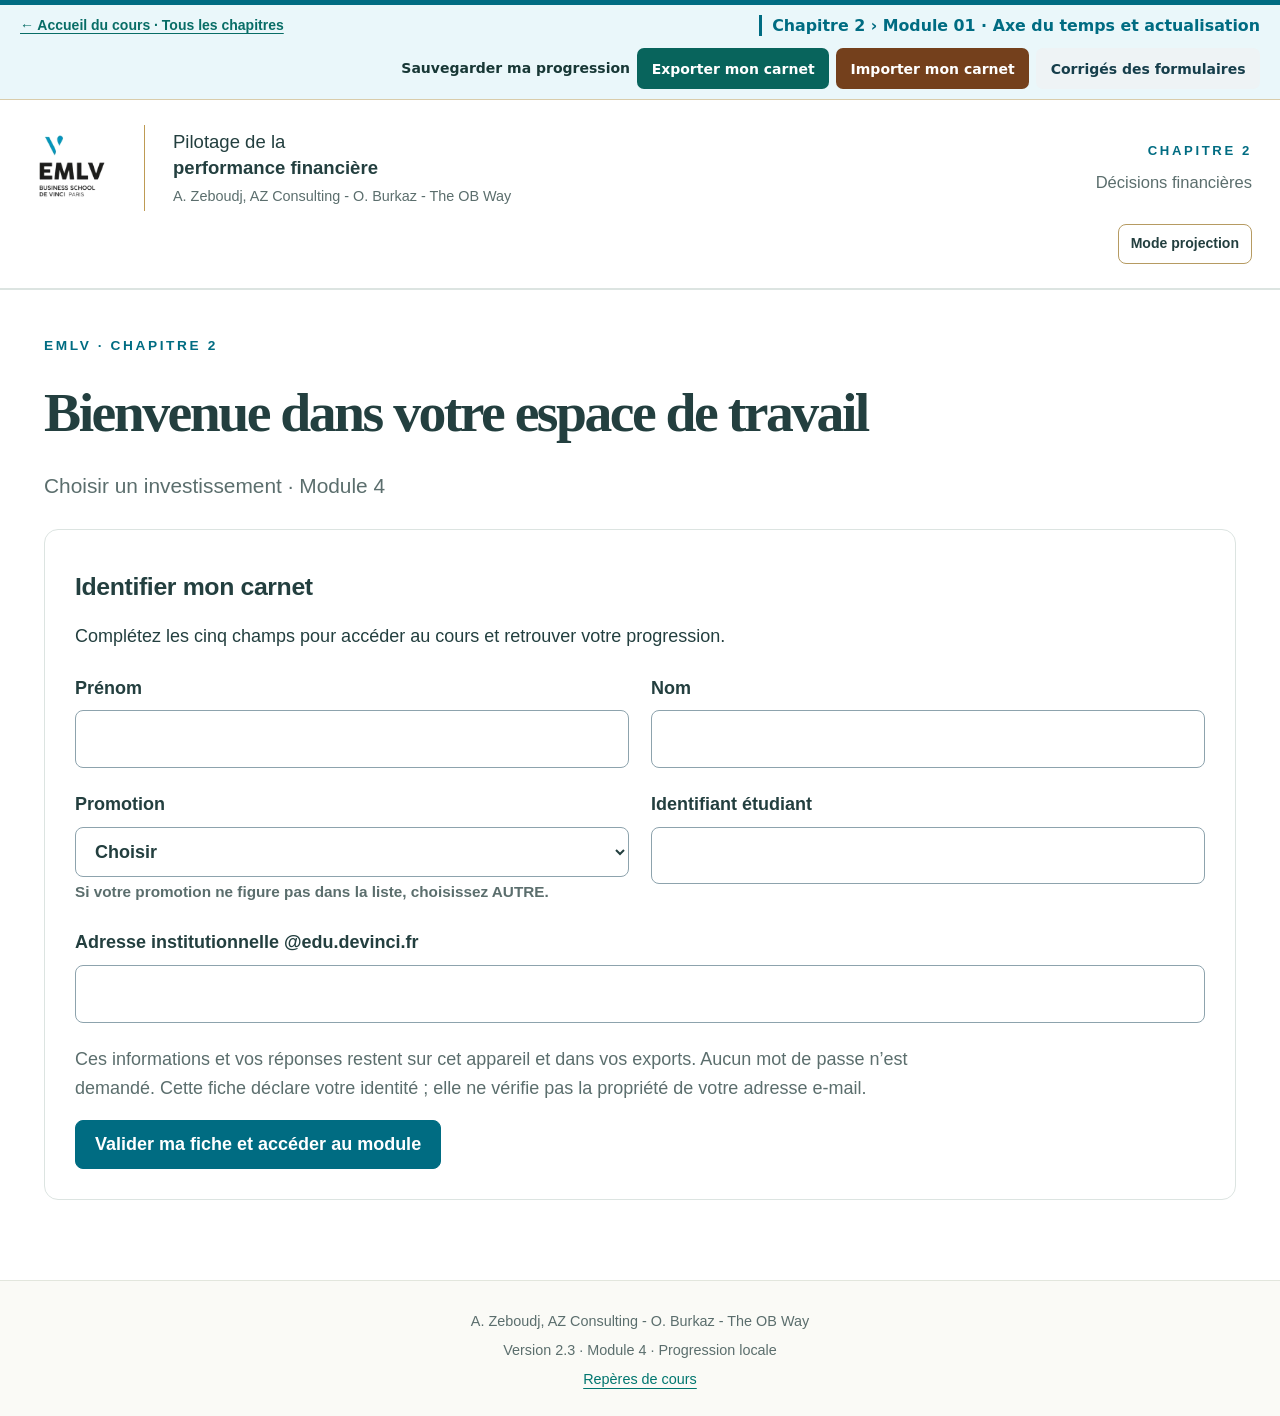
<file: choisir/index.html>
<!doctype html>
<html lang="fr">
<head><meta charset="utf-8"><meta name="viewport" content="width=device-width, initial-scale=1"><meta name="description" content="Cours et exercices accompagnés : critères de choix, rendement et contraintes d’investissement. EMLV, chapitre 2."><title>Chapitre 2 · Choisir un investissement</title><style>:root{--ink:#203341;--teal:#086b68;--deep:#075654;--paper:#f3f6f7;--line:#c9d7dc;--muted:#526570;--soft:#e7f3f2;--gold:#9a650b;--cream:#fff5d8;--danger:#993c2a;--focus:#9b4c00;font-size:18px;font-family:system-ui,-apple-system,BlinkMacSystemFont,"Segoe UI",sans-serif;color:var(--ink);background:var(--paper)}*{box-sizing:border-box}body{margin:0;line-height:1.65}a{color:var(--teal);text-underline-offset:4px}button,input,select{font:inherit}button,.button{display:inline-flex;align-items:center;justify-content:center;gap:8px;min-height:46px;padding:10px 17px;border:1px solid #6e8993;background:white;border-radius:9px;color:var(--ink);font-weight:650;cursor:pointer;text-decoration:none;line-height:1.4}button:hover,.button:hover{background:#eff7f6;border-color:var(--teal)}.primary{background:var(--teal);color:white;border-color:var(--teal)}.primary:hover{background:var(--deep);color:white}.skip{position:fixed;left:10px;top:-100px;z-index:99;background:white;padding:12px}.skip:focus{top:10px}:focus-visible{outline:3px solid var(--focus);outline-offset:4px}header{background:white;border-bottom:1px solid var(--line);padding:20px max(24px,calc((100vw - 1240px)/2))}.brand{display:flex;gap:20px;align-items:center}.brand img{width:86px;height:auto;max-height:55px;object-fit:contain}.brand strong{display:block;font-size:1.05rem}.brand small{color:var(--muted)}.header-bottom{display:flex;flex-wrap:wrap;align-items:center;justify-content:space-between;gap:15px;margin-top:18px}#student{display:flex;flex-wrap:wrap;gap:15px;align-items:center}.actions,#tools{display:flex;flex-wrap:wrap;gap:12px;margin:18px 0}#tools{margin:0}#tools button:first-child{background:var(--teal);color:white}#navigation{max-width:1290px;margin:auto;padding:16px 24px;display:flex;flex-wrap:wrap;gap:7px}#navigation[hidden]{display:none}#navigation a{padding:7px 12px;border-radius:7px;text-decoration:none;color:var(--ink);font-size:.92rem;font-weight:600}#navigation a:hover,#navigation a[aria-current]{background:var(--teal);color:white}#app{max-width:1080px;margin:16px auto 70px;padding:0 24px}h1,h2,h3,h4{line-height:1.22;letter-spacing:-.018em}h1{font-size:clamp(2rem,4.5vw,3.2rem);margin:0 0 24px;max-width:930px}h2{font-size:1.55rem;margin:12px 0 20px}h3{font-size:1.25rem;margin:12px 0 20px}h4{font-size:1.1rem}p{margin:14px 0}li{margin-bottom:12px}.eyebrow{color:var(--teal);font-size:.82rem;font-weight:800;letter-spacing:.09em;text-transform:uppercase;margin:14px 0}.lead{font-size:1.18rem;max-width:850px;color:var(--muted);margin-bottom:32px}.panel,.question{background:white;border:1px solid var(--line);border-radius:16px;padding:32px;margin:24px 0;box-shadow:0 2px 0 #173b4406}.panel p,.panel li,.question p{max-width:85ch}.question{border-top:5px solid var(--teal)}.question h3{color:var(--teal)}.remedial{margin:24px 0 0;padding:25px;border:2px solid #b18535;background:#fffdf7}.remedial h3{color:var(--gold)}.purpose{background:var(--soft);border-left:5px solid var(--teal);padding:20px 24px}.purpose strong,.reading strong{display:inline-block;margin-bottom:5px}.worked{background:#edf4f8;border-radius:12px;padding:24px;margin:26px 0}.worked ol{padding-left:28px}.worked li{padding-left:5px}.reading,.callout{background:var(--cream);padding:22px 24px;border-left:5px solid var(--gold)}.source{font-size:.84rem;color:var(--muted);padding-top:14px;border-top:1px solid var(--line)}.muted,small{color:var(--muted)}small{font-size:.85rem}.term{display:inline;padding:0;min-height:0;background:none;border:0;border-bottom:1px dotted var(--teal);border-radius:0;color:var(--teal);font:inherit;cursor:help;line-height:inherit;text-align:left}.term span{font-size:.75em;white-space:nowrap}.term:hover{background:#dbefec}.term:focus-visible{outline-width:2px;outline-offset:2px}.bridge,.module-grid{display:grid;grid-template-columns:1fr 1fr;gap:22px}.bridge>div{padding:23px;background:var(--soft);border-radius:10px}.bridge span{font-size:.75rem;letter-spacing:.1em;font-weight:800;color:var(--teal)}.bridge strong{display:block;font-size:1.4rem;margin-top:9px}.module-card{margin:0}.module-grid{margin:25px 0}.number{font-size:2rem;color:var(--teal);font-weight:800}.timeline{margin:28px 0;background:#f0f7f8;padding:23px;border-radius:12px}.timeline figcaption{font-size:.9rem;font-weight:700;margin-bottom:20px}.timeline ol{display:flex;gap:12px;padding:0;list-style:none;margin:0}.timeline li{flex:1;min-width:0;border-top:5px solid var(--teal);background:white;padding:16px 13px;margin:0;border-radius:6px}.timeline .date{display:block;font-size:.84rem;font-weight:650}.timeline strong{font-size:1.25rem;display:block;margin:9px 0;overflow-wrap:anywhere}.timeline small{display:block}.formula-picture{display:flex;flex-wrap:wrap;gap:16px;align-items:center;justify-content:center;padding:25px;background:var(--soft);text-align:center;border-radius:10px}.formula-picture span{font-size:1.9rem;font-weight:750}.formula-picture small{font-size:.85rem;font-weight:500}.formula,.formula-text{font-size:1.25rem;background:var(--soft);padding:20px;font-weight:750;overflow-wrap:anywhere}.formula{width:100%;justify-content:flex-start;text-align:left}table{width:100%;border-collapse:collapse;background:white;min-width:620px}caption{text-align:left;margin-bottom:15px;font-weight:700}th,td{padding:14px 16px;border-bottom:1px solid var(--line);text-align:left}thead{background:var(--soft)}tbody th{background:#f8fbfb;font-weight:650}.table-wrap{max-width:100%;overflow:auto;margin:23px 0}.table-wrap:focus{outline-offset:0}fieldset{border:0;padding:0;margin:0;min-width:0}legend{font-size:1.1rem;font-weight:650;margin-bottom:18px;padding:0;width:100%}.options{display:grid;gap:13px;margin:20px 0}.options>label,.choice{display:flex;align-items:flex-start;gap:15px;border:1px solid #aebfc5;border-radius:10px;padding:17px;cursor:pointer}.options label:has(input:checked){background:var(--soft);border:2px solid var(--teal);padding:16px}.options label:hover{background:#f4faf9}.options input,.choice input{width:22px;height:22px;min-width:22px;margin:4px 0;accent-color:var(--teal)}fieldset:disabled .options label{opacity:.87;cursor:default}input:not([type=radio]):not([type=checkbox]):not([type=range]),select{display:block;padding:13px 15px;border:1px solid #8da3ad;border-radius:8px;width:100%;background:white;color:var(--ink);min-height:50px}input[type=range]{display:block;width:100%;margin:25px 0}.numeric{display:block;margin-bottom:20px}.numeric input{max-width:360px;margin:10px 0}.identity-grid{display:grid;grid-template-columns:1fr 1fr;gap:22px;margin:22px 0}.identity-grid label{font-weight:650}.identity-grid label:last-child{grid-column:1/-1}.identity-grid input,.identity-grid select{margin-top:7px}.instruction{font-size:.9rem;color:var(--muted)}.feedback{padding:20px 23px;margin:22px 0;border-radius:9px;border-left:5px solid var(--teal)}.success{background:#e9f5ef;border-color:#247049}.error{background:#fff0e9;border-color:#ab4c2b}.solution{background:#fff5da;border-color:#9a650b}.format-error{color:var(--danger);font-weight:700;margin-top:10px}.q-feedback:focus{outline:2px solid var(--focus);outline-offset:5px}.step-nav{display:flex;gap:16px;align-items:center;flex-wrap:wrap;margin-top:30px}.step-nav p{max-width:600px}.lesson-menu{padding:0;list-style:none}.lesson-menu li a{display:flex;gap:20px;align-items:center;padding:22px;background:white;border:1px solid var(--line);border-radius:12px;text-decoration:none;color:var(--ink)}.lesson-menu li a:hover{background:var(--soft)}.lesson-menu span{font-weight:800;font-size:1.45rem;color:var(--teal)}.lesson-menu small{display:block;margin-top:5px}.progress-label{font-weight:650;font-size:.9rem;margin-top:25px}progress{width:100%;height:15px;accent-color:var(--teal)}.term-list{display:grid;grid-template-columns:1fr 1fr;gap:13px;margin-top:22px}.term-list button{text-align:left;justify-content:flex-start}.term-list button[hidden]{display:none}details{margin:20px 0}summary{font-weight:700;cursor:pointer;padding:8px 0}details ul{padding-left:24px}hr{border:0;border-top:1px solid var(--line);margin:28px 0}.backbar{position:sticky;top:0;z-index:10;display:flex;flex-wrap:wrap;align-items:center;gap:14px;background:#f3f6f7f5;padding:12px 0;backdrop-filter:blur(6px)}.course-lesson{scroll-margin-top:100px}#status{max-width:1080px;margin:0 auto;padding:0 24px;font-weight:650;color:var(--danger)}#status:empty{display:none}#storage{font-size:.78rem;color:var(--muted);margin:10px 0 0}dialog{width:min(850px,calc(100% - 28px));max-height:88vh;border:1px solid var(--line);border-radius:18px;padding:30px;color:var(--ink);box-shadow:0 20px 80px #132e4440}dialog::backdrop{background:#18323db0}.modal-head{display:flex;justify-content:space-between;gap:20px;align-items:flex-start}.modal-head button{min-width:78px}.modal-head h2{margin-top:8px}dialog .table-wrap{max-height:55vh}dialog .table-wrap table{font-size:1.1rem}footer{background:#e6edef;padding:25px;text-align:center;color:var(--muted);font-size:.85rem}footer p{margin:5px}.score{font-size:1.8rem;font-weight:750;color:var(--teal)}.projection{font-size:1.2rem}.projection #app{max-width:1250px}.projection h1{font-size:3.4rem}.choice{margin-bottom:12px}@media(max-width:680px){:root{font-size:17px}header{padding:17px 18px}.brand{gap:13px}.brand img{width:66px}.brand strong{font-size:.95rem}.brand small{font-size:.75rem}.header-bottom{gap:10px}#tools{display:grid;grid-template-columns:1fr 1fr;width:100%;gap:8px}#tools button{padding:10px;font-size:.88rem}#navigation{padding:12px;gap:5px}#navigation a{font-size:.85rem;padding:8px}#app{padding:0 16px;margin-top:12px}.panel,.question{padding:22px 19px;border-radius:12px;margin:20px 0}.module-grid,.bridge,.identity-grid,.term-list{grid-template-columns:1fr}.identity-grid label:last-child{grid-column:auto}.timeline{padding:16px;margin:23px 0}.timeline ol{flex-direction:column}.timeline li{display:grid;grid-template-columns:1fr 1fr;gap:7px;border-top:0;border-left:5px solid var(--teal)}.timeline strong{margin:0;font-size:1.15rem}.timeline small{grid-column:1/-1}.worked{padding:20px 17px}.purpose,.reading,.callout{padding:18px}.options>label{padding:14px 12px;gap:10px}.options label:has(input:checked){padding:13px 11px}.actions{gap:10px}.actions .button,.actions button{max-width:100%;white-space:normal}.remedial{padding:18px 13px}.formula-picture{gap:9px;padding:16px}.formula-picture span{font-size:1.6rem}.formula-picture small{font-size:.75rem}.projection h1{font-size:2.3rem}.backbar span{font-size:.82rem}dialog{padding:20px}h1{font-size:2.2rem}.lesson-menu li a{padding:18px;gap:14px}.step-nav{align-items:stretch}.step-nav .button{width:100%}}@media(prefers-reduced-motion:reduce){*{scroll-behavior:auto!important}}@media print{header,#navigation,footer,#tools,.actions,button,.skip,.backbar{display:none}.panel,.question{border:0;box-shadow:none;break-inside:auto}body{background:white;font-size:11pt}.term{color:inherit;border:0}.timeline li{break-inside:avoid}#app{max-width:none;padding:0}.course-lesson{break-before:page}.course-lesson:first-of-type{break-before:auto}details{display:block}}
/* Keep monetary amounts on one line inside scrollable tables. */
.table-wrap td{white-space:nowrap}

/* Long exported filenames must wrap in the mail hand-in instructions. */
.handover { overflow-wrap: anywhere; }

/* Chapitre 2 · direction artistique commune · 2.1 */
:root{--ink:#233f3f;--teal:#00857f;--deep:#006c66;--paper:#fff;--line:#dce4e1;--muted:#5b6e6d;--soft:#edf7f5;--gold:#be9b54;--cream:#faf8f3;--danger:#963b28;--focus:#8b631d;font-family:Arial,"Helvetica Neue",system-ui,sans-serif;font-size:18px;color:var(--ink);background:#fff}
body{background:#fff;line-height:1.65}h1{font-family:Georgia,"Times New Roman",serif;font-size:clamp(2.35rem,4.35vw,3.8rem);font-weight:600;letter-spacing:-.045em;line-height:1.12;max-width:1080px;margin-bottom:26px}h1 em{font-style:normal;color:var(--teal)}h2,h3,h4{font-family:Arial,"Helvetica Neue",sans-serif;letter-spacing:-.015em}h2{font-size:1.38rem}h3{font-size:1.14rem}p{margin:16px 0}a{color:#00766f}button,.button{border-color:#b69b62;border-radius:8px;min-height:46px;font-weight:600;padding:11px 19px;transition:background-color .15s,border-color .15s}button:hover,.button:hover{background:#f0f7f5;border-color:var(--teal)}.primary{background:var(--teal);border-color:var(--teal);color:white}.primary:hover{background:var(--deep);color:white}.term{color:#00766f;padding:0;min-height:0;border:0;border-bottom:1px dotted #00766f;border-radius:0;transition:none}.term:hover{background:#e3f1ed}.term:focus-visible{outline-color:var(--focus)}
header{padding:24px max(28px,calc((100vw - 1540px)/2));border-bottom:1px solid var(--line)}.masthead{display:flex;justify-content:space-between;gap:28px;align-items:center}.brand{gap:28px;align-items:center;min-width:0}.brand img{width:88px;height:88px;max-height:88px;object-fit:contain;flex-shrink:0}.brand-copy{border-left:1px solid var(--gold);padding:4px 0 4px 28px}.brand-title{font-size:1.03rem;line-height:1.4}.brand-title strong{font-size:inherit}.brand small{display:block;font-size:.8rem;color:var(--muted);margin-top:5px;line-height:1.45}.chapter-identity{text-align:right;font-size:.92rem;flex-shrink:0}.chapter-identity span{display:block;color:var(--teal);font-weight:800;font-size:.73rem;letter-spacing:.2em;margin-bottom:8px}.chapter-identity p{margin:0;color:var(--muted)}.header-bottom{margin-top:18px;border-top:1px solid #edf0ed;padding-top:15px;gap:12px}.header-bottom button{font-size:.78rem;min-height:40px;padding:8px 12px}.header-bottom #student{font-size:.82rem;gap:12px}.header-bottom #student a{font-size:.8rem}#tools{gap:8px}#tools button:first-child{background:#edf7f5;color:#006e67;border-color:#c1d9d3}#tools button:first-child:hover{background:#ddeee8}#storage{font-size:.72rem;margin-top:7px}.nav-shell{border-bottom:1px solid var(--line);background:white}#navigation{max-width:1500px;justify-content:center;gap:4px;padding:10px 20px}#navigation a{font-size:.85rem;color:var(--muted);padding:11px 13px;border-bottom:2px solid transparent;border-radius:6px;white-space:nowrap;font-weight:500}#navigation a:hover{background:#f5f9f7;color:var(--teal)}#navigation a[aria-current]{background:#edf7f5;color:#007c73;border-bottom-color:var(--gold);font-weight:700}
#module-switcher{max-width:1440px;margin:30px auto 0;padding:0 28px}#module-switcher[hidden]{display:none}.switcher-label{font-size:.91rem;font-weight:700;margin:0 0 12px}.chapter-modules{display:grid;grid-template-columns:repeat(4,minmax(0,1fr));gap:14px}.module-link{--module-ink:#006f66;--module-bg:#eaf7f2;--module-line:#bddcd3;display:block;position:relative;background:var(--module-bg);color:var(--module-ink);border:1px solid var(--module-line);border-top:4px solid var(--module-ink);border-radius:12px;padding:13px 16px;min-width:0;text-decoration:none;line-height:1.4;min-height:107px}.module-link[data-module="2"]{--module-ink:#2454a0;--module-bg:#eff4ff;--module-line:#c7d5ef}.module-link[data-module="3"]{--module-ink:#944818;--module-bg:#fff4e8;--module-line:#e7cbb5}.module-link[data-module="4"]{--module-ink:#6942a1;--module-bg:#f5effb;--module-line:#d8c9ec}.module-link small{font-size:.76rem;color:inherit;display:block;margin-bottom:6px;font-weight:700}.module-link strong{display:block;font-size:.92rem;max-width:95%}.module-link .module-arrow{position:absolute;top:13px;right:15px;font-size:1rem}.module-link.current{outline:3px solid var(--gold);outline-offset:4px}.module-link:focus-visible{outline:3px solid var(--focus);outline-offset:4px}.module-link:hover{filter:brightness(.98)}.module-link[aria-disabled]{cursor:default}.module-link .coming{font-size:.7rem;margin-top:6px;font-weight:500}
#app{max-width:1080px;margin:40px auto 80px;padding:0 28px}body[data-page="chapitre"] #app,body[data-page="module"] #app{max-width:1440px;margin-top:45px}.eyebrow{color:var(--teal);font-weight:800;letter-spacing:.19em;font-size:.76rem;margin:0 0 23px}.lead{color:var(--muted);font-size:1.16rem;line-height:1.65;margin-bottom:25px}.intro-grid{display:grid;grid-template-columns:minmax(0,1.18fr) minmax(340px,.82fr);gap:62px;align-items:start;margin-bottom:40px}.intro-copy{min-width:0}.intro-copy h1{font-size:clamp(2.5rem,4.9vw,4.5rem)}.gold-rule{display:block;width:74px;height:3px;background:var(--gold);margin:30px 0}.intro-copy .panel.home-intro{padding:0;border:0;box-shadow:none;margin:25px 0;background:transparent}.home-intro h2{font-size:1.03rem;margin:0 0 10px}.home-intro p{font-size:.95rem}.home-intro .actions{margin-top:24px}.intro-copy .progress-label{font-size:.82rem}.method-rail{position:relative;background:#faf9f6;border:1px solid #e8dfce;border-radius:20px;padding:30px 30px 20px;margin-top:60px}.method-rail::before{content:"";position:absolute;left:-16px;top:28px;bottom:28px;width:3px;background:var(--gold)}.method-rail h2{font-size:.75rem;letter-spacing:.17em;text-transform:uppercase;color:var(--teal);line-height:1.7;margin:0 0 17px}.method-rail ol{list-style:none;padding:0;margin:0}.method-rail li{display:flex;align-items:flex-start;gap:18px;padding:24px 0;border-bottom:1px solid #ddded6;margin:0}.method-rail li:last-child{border-bottom:0}.method-rail .step-number{border:1px solid #cce0d9;background:white;border-radius:50%;color:var(--teal);width:42px;height:42px;display:flex;align-items:center;justify-content:center;flex-shrink:0;font-size:.85rem}.method-rail strong{font-size:1rem;display:block;line-height:1.4;margin-bottom:7px}.method-rail p{font-size:.84rem;line-height:1.55;color:var(--muted);margin:0}
.panel,.question{border-radius:14px;box-shadow:none;border-color:var(--line);background:white}.panel{padding:30px}.question{border-top:4px solid var(--teal)}.purpose{background:#edf7f3;border-left:3px solid var(--teal)}.worked{background:#f7f9f5;border:1px solid #e4e9df;border-radius:12px}.reading,.callout{background:#faf7ef;border-left:3px solid var(--gold)}.timeline{background:#f3f8f5;border:1px solid #dce8e2}.timeline li{border-top-color:#00857f}.formula,.formula-text{background:#eef7f3;border-color:#b9cec4;color:var(--ink);font-size:1.15rem}.source{color:var(--muted)}.bridge>div{background:#edf7f3}.bridge strong{font-size:1.2rem}.module-grid{gap:20px}.module-card{border-top:3px solid var(--teal)}.module-card .number{font-size:1.4rem;font-family:Georgia,serif}.module-card h2{font-size:1.25rem}.module-card p{font-size:.92rem}.options>label,.choice{border-color:#c8d6cf}.options label:has(input:checked){border-color:var(--teal);background:#eef7f3}.lesson-menu li a{border-color:#dce4df}.lesson-menu li a:hover{background:#f5faf6}.lesson-menu span{font-family:Georgia,serif;color:var(--teal)}.feedback{border-radius:8px}.success{background:#edf7f0}.error{background:#fff2eb}.solution{background:#fcf6e7}.term-list button{border-color:#c8d9cf;background:#fbfdfa}.term-list button:hover{background:#eef7f3}.table-wrap td{white-space:nowrap}.backbar{background:#fffffff5}.remedial{background:#fffdf6;border-color:#c9aa6a}#status{max-width:1440px;font-size:.9rem;margin-top:12px}dialog{border-color:#d8ddcf;background:#fffefb;box-shadow:0 24px 90px #17342f30}.modal-head h2{font-size:1.4rem}footer{background:#fafaf6;border-top:1px solid #e2e6dd;font-size:.8rem;padding:24px}.projection h1{font-family:Georgia,serif}.projection .intro-grid{grid-template-columns:1fr}.projection .method-rail{margin-top:0}.projection #app{max-width:1400px}body[data-ready="false"] #app{max-width:1000px}body[data-ready="false"] .header-bottom{border:0;padding-top:0;margin-top:12px;justify-content:flex-end}body[data-ready="false"] #storage:empty{display:none}
@media(min-width:1700px){.intro-grid{gap:90px}.intro-copy h1{font-size:4.5rem}#app{max-width:1140px}}
@media(max-width:1050px){.chapter-identity{font-size:.8rem}.brand-copy{padding-left:20px}.brand{gap:20px}.intro-grid{grid-template-columns:1fr 1fr;gap:36px}.method-rail{padding:24px 23px 16px}.method-rail li{gap:12px}.intro-copy h1{font-size:3.1rem}.chapter-modules{gap:12px}.module-link{padding:12px}.module-link strong{font-size:.86rem}#navigation{justify-content:flex-start}}
@media(max-width:780px){:root{font-size:17px}header{padding:18px 20px}.brand img{width:68px;height:68px;max-height:68px}.brand-copy{padding-left:18px}.brand{gap:18px}.brand-title{font-size:.9rem}.brand small{font-size:.7rem}.chapter-identity{display:none}.header-bottom{gap:10px;margin-top:15px;padding-top:13px}#navigation{padding:9px 13px;gap:3px}#navigation a{font-size:.8rem;padding:9px 10px}#module-switcher{padding:0 20px;margin-top:23px}.chapter-modules{grid-template-columns:repeat(2,minmax(0,1fr));gap:12px}.module-link{min-height:109px}.module-link small{font-size:.72rem}.module-link strong{font-size:.88rem}.module-link.current{outline-width:2px;outline-offset:3px}.intro-grid{grid-template-columns:1fr;gap:10px}.intro-copy h1{font-size:clamp(2.45rem,7vw,3.2rem)}.method-rail{margin:12px 0 0 10px;padding:24px}.method-rail::before{left:-12px}.method-rail li{padding:20px 0}.method-rail strong{font-size:1rem}#app,body[data-page="chapitre"] #app,body[data-page="module"] #app{padding:0 20px;margin-top:30px}.panel,.question{padding:23px 20px}.eyebrow{font-size:.72rem;letter-spacing:.15em;margin-bottom:18px}.lead{font-size:1.06rem}.gold-rule{margin:24px 0}.brand small{max-width:32ch}.table-wrap{margin:20px 0}.module-grid{grid-template-columns:1fr}.projection .intro-copy h1{font-size:2.5rem}.header-bottom #student{font-size:.78rem}}
@media(max-width:420px){header{padding:16px}.brand img{width:59px;height:66px}.brand{gap:13px}.brand-copy{padding-left:13px}.brand-title{font-size:.85rem}.brand small{font-size:.67rem}.header-bottom button{font-size:.74rem}#tools{gap:7px}#tools button{padding:9px 8px}#app,body[data-page="chapitre"] #app,body[data-page="module"] #app,#module-switcher{padding-left:17px;padding-right:17px}.module-link{padding:11px 12px;min-height:118px}.module-link strong{font-size:.81rem}.module-link small{font-size:.68rem}.module-link .module-arrow{top:10px;right:10px}.module-link .coming{font-size:.65rem}.panel,.question{padding:21px 17px}.intro-copy h1{font-size:2.55rem}.method-rail{padding:22px 19px}.timeline li{border-left-color:var(--teal)}.formula{font-size:1.03rem}.modal-head h2{font-size:1.25rem}}
@media(prefers-reduced-motion:reduce){button,.button{transition:none}}
@media print{#module-switcher,.nav-shell,.method-rail{display:none}.intro-grid{display:block}h1,.intro-copy h1{font-size:26pt}#app{max-width:none}.panel{padding:0}.gold-rule{display:none}}

h1:focus-visible,.course-lesson h2:focus-visible,#suite-chapitre h2:focus-visible{outline:none}.chapter-intro{font-size:.95rem;color:var(--muted);max-width:60ch;margin:22px 0 28px}#suite-chapitre{scroll-margin-top:24px}@media(min-width:1100px){#module-switcher{max-width:1352px;padding:0 44px}body[data-page="chapitre"] #app,body[data-page="module"] #app{max-width:1352px;padding:0 44px}}
@media(max-width:780px){#navigation{flex-wrap:nowrap;overflow-x:auto;justify-content:flex-start;scrollbar-width:thin;scroll-padding-inline:16px}#navigation a{flex:0 0 auto}.header-bottom{display:grid;grid-template-columns:minmax(0,1fr) auto;align-items:center}.header-bottom #student{grid-column:1;grid-row:1;gap:4px 10px}.header-bottom #projection{grid-column:2;grid-row:1;max-width:100px}.header-bottom #tools{grid-column:1/-1;grid-row:2}#module-switcher{margin-top:20px}}
</style><style>#emlv-common-nav{flex-wrap:wrap;gap:.5rem 1rem;align-items:center}#emlv-common-nav .er-tools{margin-left:auto;display:flex;flex-wrap:wrap;align-items:center;justify-content:flex-end;gap:.4rem;color:#183836;font:600 14px/1.35 system-ui}#emlv-common-nav .er-tools button,.er-close{display:inline-block;border:0;border-radius:7px;padding:.63rem .8rem;min-height:40px;cursor:pointer;font:650 14px/1.3 system-ui;text-transform:none;letter-spacing:normal}#emlv-common-nav .er-export{color:white;background:#08645c}#emlv-common-nav .er-import{color:white;background:#74401c}#emlv-common-nav .er-reference,.er-close{background:#eef3f5;color:#163e4b}.er-tools button:focus-visible,.er-guide summary:focus-visible,.er-form summary:focus-visible{outline:3px solid #b26a00;outline-offset:2px}#er-bank{max-width:min(52rem,94vw);width:100%;max-height:85vh;box-sizing:border-box;padding:1.2rem;border:1px solid #b4c8c4;border-radius:12px;color:#182f31;background:white;overflow:auto}#er-bank::backdrop{background:#182e32aa}#er-bank .er-close{float:right}.er-form,.er-step,.er-answer{display:block;border:1px solid #bdd0cc;border-radius:7px;background:#f7faf8;padding:.6rem .85rem;margin:.5rem 0;text-align:left}.er-answer{background:white}.er-form summary,.er-guide summary{cursor:pointer;color:#155451;font-weight:650}.er-form section+section{border-top:1px solid #dce5df;padding-top:.5rem}.er-guide p{color:#253d3b}.er-guide{margin:1rem 0}input[type=file][accept*=json],input[type=file][hidden],[hidden]{display:none!important}body :where(button[data-export],button[data-import],button[data-export-new],button[data-import-open],button[data-export-carnet],button[data-action="export"],button[data-action="import"],#export,#dst-import,#emlv-native-import,button[data-act="export"],label[for="import-file"]):not(.er-native){display:none!important}
@media(max-width:700px){#emlv-common-nav .er-tools{margin-left:0;width:100%;justify-content:flex-start}#emlv-common-nav .er-tools strong{width:100%}#er-bank{padding:.8rem}.er-form{padding:.5rem}}
</style><script src="../revision-cours.js"></script></head>
<body><nav id="emlv-common-nav" aria-label="Accueil général du cours"><a href="https://azconsultingpro.github.io/emlv-pilotage-financier/accueil/">← Accueil du cours · Tous les chapitres</a><span>Chapitre 2 · Module 4 · Choisir un investissement</span><div class="er-tools" data-er-module="investissement"><strong>Sauvegarder ma progression</strong><button type="button" class="er-export er-native" data-export>Exporter mon carnet</button><button type="button" class="er-import er-native" data-import>Importer mon carnet</button><button type="button" class="er-reference" data-er-bank>Corrigés des formulaires</button></div></nav><dialog id="er-bank" aria-labelledby="er-title"><button class="er-close" type="button">Fermer</button><h2 id="er-title">Réviser les questions des formulaires</h2><p>Choisissez un formulaire, puis ouvrez un ou deux indices pour afficher la réponse et son raisonnement. Vous pouvez le faire avant votre premier envoi. Cette lecture ne modifie ni votre carnet ni votre note.</p><div class="er-body"></div></dialog><a class="skip" href="#app">Aller au contenu</a><header><div class="masthead"><div class="brand"><img src="[data-uri]" alt="EMLV · Business School De Vinci Paris"><div class="brand-copy"><div class="brand-title">Pilotage de la<br><strong>performance financière</strong></div><small>A. Zeboudj, AZ Consulting - O. Burkaz - The OB Way</small></div></div><div class="chapter-identity"><span>CHAPITRE 2</span><p>Décisions financières</p></div></div><div class="header-bottom"><div id="student"></div><div id="tools"></div><button id="projection" type="button" aria-pressed="false">Mode projection</button></div><p id="storage"></p></header><div class="nav-shell"><nav id="navigation" aria-label="Navigation principale"><a href="#chapitre">Chapitre 2</a><a href="#module">Module 4</a><a href="#cours">Cours complet</a><a href="#sommaire">Parcours guidé</a><a href="#lexique">Lexique</a><a href="#formules">Méthodes et formules</a><a href="#approfondir">Pour approfondir</a><a href="#quiz">Quiz</a><a href="#dst">Devoir type DST</a><a href="#validations">Validations Google Forms</a><a href="#carnet">Mon carnet</a></nav></div><section id="module-switcher" aria-label="Modules du chapitre 2" hidden></section><p id="status" role="status" tabindex="-1"></p><main id="app" tabindex="-1"></main><footer><p>A. Zeboudj, AZ Consulting - O. Burkaz - The OB Way</p><p>Version 2.3 · Module 4 · Progression locale</p><a href="#sources">Repères de cours</a></footer><input id="import-file" type="file" accept="application/json,.json" hidden><dialog id="modal" aria-labelledby="modal-title"><div class="modal-head"><h2 id="modal-title"></h2><button id="close-modal" type="button">Fermer</button></div><div id="modal-body"></div></dialog><noscript><p>Activez JavaScript pour ouvrir le cours et ses exercices interactifs.</p></noscript><script>window.SupportSlides=[{"n": 1, "text": "SECTION 1.11 | Pilotage de la Performance Financière · EMLV · 2026–2027 | 2.4 | La règle du délai de récupération | La règle la plus simple du chapitre, et celle qui risque le plus de donner une mauvaise réponse si on l’utilise seule."}, {"n": 2, "text": "1.11 · LE DÉLAI DE RÉCUPÉRATION | La règle du délai de récupération | Pilotage de la Performance Financière · EMLV · 2026–2027 | On calcule le temps nécessaire pour que les flux du projet remboursent l’investissement initial. Si ce délai est plus court qu’une durée limite fixée à l’avance, on accepte le projet ; sinon, on le rejette. | Délai de récupération (flux constants)   =    | Coût / Flux annuel | Le délai de récupération est simple à calculer et à expliquer, mais il ignore la valeur temps de l’argent et tous les flux qui arrivent après la durée limite."}, {"n": 3, "text": "EXEMPLE 1.14 · ÉNONCÉ | Le délai de récupération de Harborview | Pilotage de la Performance Financière · EMLV · 2026–2027 | Reprenez la machine de Harborview : coût 200 000 €, gains 50 000 € par an. Harborview exige un délai de récupération de 3 ans maximum pour tout nouvel équipement. | ? | a)  Calculez le délai de récupération. | b)  La règle conduit-elle à la même décision que la VAN ?"}, {"n": 4, "text": "EXEMPLE 1.14 · SOLUTION | En combien de temps récupère-t-on sa mise ? | Pilotage de la Performance Financière · EMLV · 2026–2027 | DÉLAI DE RÉCUPÉRATION (FLUX CONSTANTS) | Coût / flux annuel | La règle : on accepte si le délai est plus court qu’une durée limite fixée par l’entreprise. | HARBORVIEW EXIGE UN DÉLAI DE 3 ANS MAXIMUM | 200 000 / 50 000 = | 4 ans | Conflit !  | Le délai de récupération dit « rejeter » (4 ans > 3 ans), alors que la VAN dit « accepter » (+24 296 €). | Avantages | Limites | Très simple à calculer et à expliquer | Ignore la valeur temps de l’argent | Indique combien de temps l’argent est bloqué | Ignore tous les flux après la durée limite | Bon premier filtre rapide | La durée limite est arbitraire"}, {"n": 5, "text": "VÉRIFICATION RAPIDE 15 · ÉNONCÉ | Calculer un délai de récupération | Pilotage de la Performance Financière · EMLV · 2026–2027 | Un projet coûte 60 000 € et rapporte 15 000 € par an. | ? | Quel est son délai de récupération ?"}, {"n": 6, "text": "VÉRIFICATION RAPIDE 15 · SOLUTION | Calculer un délai de récupération | Pilotage de la Performance Financière · EMLV · 2026–2027 | FORMULE | Délai = Coût / Flux annuel | APPLICATION | Délai = 60 000 / 15 000 | Délai = 4,0 ans | Interprétation\n | L’investissement est récupéré au bout de 4 ans. Sans durée limite fixée, on ne peut pas conclure."}, {"n": 7, "text": "1.11 · DÉLAI ACTUALISÉ | Le délai de récupération actualisé | Pilotage de la Performance Financière · EMLV · 2026–2027 | Même idée que le délai simple, mais avec les flux actualisés : on corrige l’oubli de la valeur temps de l’argent. | Année | Flux | Flux actualisé à 9 % | Cumul actualisé | 1 | 50 000 | 50 000 / 1,09 = 45 872 | 45 872 | 2 | 50 000 | 50 000 / 1,09² = 42 084 | 87 956 | 3 | 50 000 | 50 000 / 1,09³ = 38 609 | 126 565 | 4 | 50 000 | 50 000 / 1,09⁴ = 35 421 | 161 986 | 5 | 50 000 | 50 000 / 1,09⁵ = 32 497 | 194 483 | 6 | 50 000 | 50 000 / 1,09⁶ = 29 813 | 224 296 | Harborview\n | Délai = 5 + (200 000 − 194 483) / 29 813\n\n | Délai actualisé ≈ 5,2 ans | contre 4 ans pour le délai simple. | À retenir :  | le délai actualisé est toujours plus long que le délai simple. Si l’investissement est récupéré avant la fin du projet, la VAN est positive (ici 224 296 − 200 000 = 24 296 €)."}, {"n": 8, "text": "SECTION 1.12 | Pilotage de la Performance Financière · EMLV · 2026–2027 | 2.5 | La règle du TRI | Le TRI présente un projet comme un taux de rendement, ce que beaucoup de dirigeants trouvent plus parlant qu’un montant en euros."}, {"n": 9, "text": "1.12 · LA RÈGLE DU TRI | La règle de décision du TRI | Pilotage de la Performance Financière · EMLV · 2026–2027 | Le taux de rendement interne (TRI) est le taux d’actualisation qui rend la VAN d’un projet exactement égale à zéro. On accepte tout projet dont le TRI dépasse le coût d’opportunité du capital, et on rejette ceux dont le TRI est inférieur. | TRI   =    | taux r tel que VAN = 0 | Le TRI est le point où le profil de VAN du projet coupe l’axe : si le coût du capital est à gauche de ce point, le projet est intéressant. | Quand les flux suivent le schéma habituel (un seul flux négatif au départ, puis uniquement des flux positifs), la règle du TRI et celle de la VAN donnent toujours la même décision. La section 1.13 montre ce qui se passe quand ce schéma n’est pas respecté."}, {"n": 10, "text": "EXEMPLE 1.15 · ÉNONCÉ | Le TRI de Harborview | Pilotage de la Performance Financière · EMLV · 2026–2027 | Reprenez la machine de Harborview : coût 200 000 €, gains 50 000 € par an pendant 6 ans, coût du capital 9 %. | ? | a)  Trouvez le TRI de la machine. | b)  Selon la règle du TRI, faut-il investir ?"}, {"n": 11, "text": "EXEMPLE 1.15 · SOLUTION | Le TRI de Harborview | Pilotage de la Performance Financière · EMLV · 2026–2027 | ÉQUATION À RÉSOUDRE | 0 = 50 000 × (1/TRI) × [ 1 − 1/(1 + TRI)⁶ ] − 200 000 | ESSAIS | À 12 % : VAN = 50 000 × 4,1114 − 200 000 = +5 571 € | À 13 % : VAN = 50 000 × 3,9975 − 200 000 = −123 € | INTERPOLATION | TRI = 12 % + 5 571 / (5 571 + 123) × 1 % | TRI ≈ 12,98 % | Interprétation\n | Au-delà de 5 périodes, il n’y a pas de formule directe : on procède par essais, par interpolation ou avec Excel (fonction TRI). | 12,98 % > 9 % : on investit."}, {"n": 12, "text": "1.12 · LE TRI | Le taux de rendement interne : la VAN en pourcentage | Pilotage de la Performance Financière · EMLV · 2026–2027 | Définition\n | Le TRI est le taux qui rend la VAN égale à zéro : là où la courbe coupe l’axe. | Harborview : TRI = 12,98 %\n | > 9 % de coût du capital : on accepte. | La règle :  | accepter si TRI > coût du capital. | À retenir :  | le TRI indique aussi la marge de sécurité : le coût du capital pourrait monter jusqu’à 12,98 % avant que le projet ne détruise de la valeur."}, {"n": 13, "text": "VÉRIFICATION RAPIDE 16 · ÉNONCÉ | Un TRI en 30 secondes | Pilotage de la Performance Financière · EMLV · 2026–2027 | ? | Un projet coûte 30 000 € aujourd’hui et rapporte 36 300 € dans un an. Le coût du capital est de 15 %. Quel est son TRI ? Faut-il investir ? | A | TRI = 21 % : investir | B | TRI = 6,3 % : ne pas investir | C | TRI = 15 % : indifférent"}, {"n": 14, "text": "VÉRIFICATION RAPIDE 16 · SOLUTION | Appliquer la règle du TRI | Pilotage de la Performance Financière · EMLV · 2026–2027 | FORMULE | VAN = C / (1 + TRI) − I₀ = 0 | APPLICATION | 36 300 / (1 + TRI) − 30 000 = 0 | TRI = 36 300 / 30 000 − 1 | TRI = 21,0 % | Interprétation\n | Réponse : A. | 21 % > 15 % : on investit. Vérification : VAN à 15 % = 36 300 / 1,15 − 30 000 = +1 565 €."}, {"n": 15, "text": "1.12 · LE TRI | Avantages et limites du TRI | Pilotage de la Performance Financière · EMLV · 2026–2027 | Avantages | Exprimé en %, intuitif et facile à comparer au coût du capital | Montre de combien le coût du capital pourrait être sous-estimé avant que la décision ne s’inverse | Donne la même décision que la VAN quand les coûts précèdent les gains | Limites | Peut donner une mauvaise décision si les dépenses viennent après les recettes | Peut donner plusieurs TRI, ou aucun, pour des flux atypiques | Ne permet pas de comparer directement des projets de tailles, de durées ou de risques différents"}, {"n": 16, "text": "SECTION 1.13 | Pilotage de la Performance Financière · EMLV · 2026–2027 | 2.6 | Les pièges du TRI | Le TRI n’est garanti fiable que si tous les flux négatifs précèdent les flux positifs. Voici trois façons dont il peut échouer."}, {"n": 17, "text": "1.13 · ACCROCHE | Un TRI élevé, toujours une bonne nouvelle ? | Pilotage de la Performance Financière · EMLV · 2026–2027 | ? | Une appli vous prête 500 € aujourd’hui ; vous remboursez 200 € par mois pendant 3 mois. Le TRI de cette opération est d’environ 9,7 % par mois. Est-ce une bonne affaire pour vous ? | A | Oui : 9,7 % est un excellent rendement | B | Non : c’est un emprunt très cher, plus de 200 % par an | C | On ne peut pas calculer de TRI ici"}, {"n": 18, "text": "1.13 · ACCROCHE · RÉPONSE | Un TRI élevé, toujours une bonne nouvelle ? | Pilotage de la Performance Financière · EMLV · 2026–2027 | Taux annuel équivalent = (1 + 0,097)¹² − 1 ≈ 204 % | On reçoit l’argent d’abord et on paie ensuite : c’est un emprunt. | Pour un emprunt, le TRI est le coût du crédit : plus il est élevé, pire c’est. | À retenir :  | recevoir puis payer = emprunter : on cherche alors le TRI le plus bas possible."}, {"n": 19, "text": "1.13 · PIÈGE 1 | Piège 1 : l’investissement différé | Pilotage de la Performance Financière · EMLV · 2026–2027 | Quand un projet encaisse de l’argent au départ et paie ensuite, il ressemble à un emprunt, pas à un investissement. | Conséquence\n | Un TRI ÉLEVÉ est alors une mauvaise nouvelle : c’est le taux auquel on emprunte. La règle du TRI s’inverse. | Réflexe\n | Quand un projet commence par une entrée d’argent, vérifier la VAN avant de faire confiance au TRI."}, {"n": 20, "text": "EXEMPLE 1.16 · ÉNONCÉ | Quand l’argent arrive avant de sortir | Pilotage de la Performance Financière · EMLV · 2026–2027 | Un consultant reçoit 200 000 € aujourd’hui pour une mission, mais devra dépenser 90 000 € à la fin de chacune des 3 prochaines années. Le coût d’opportunité du capital est de 8 %. | 0 | +200 000 € | 1 | −90 000 € | 2 | −90 000 € | 3 | −90 000 € | ? | a)  Calculez le TRI et la VAN. | b)  La règle du TRI donne-t-elle la bonne décision ?"}, {"n": 21, "text": "EXEMPLE 1.16 · SOLUTION | Quand l’argent arrive avant de sortir | Pilotage de la Performance Financière · EMLV · 2026–2027 | TRI (EXCEL OU ESSAIS) | TRI = 16,65 % | VAN AU COÛT DU CAPITAL DE 8 % | VAN = 200 000 − 90 000 × (1/0,08) × [ 1 − 1/1,08³ ] | VAN = 200 000 − 90 000 × 2,5771 | VAN = 200 000 − 231 939 | VAN = −31 939 € | Interprétation\n | La règle du TRI dit « accepter » (16,65 % > 8 %), mais la VAN est négative : il faut refuser. | Le consultant emprunte en réalité à 16,65 %, alors qu’il pourrait se financer à 8 %."}, {"n": 22, "text": "1.13 · PIÈGE 2 | Piège 2 : plusieurs TRI | Pilotage de la Performance Financière · EMLV · 2026–2027 | Un projet peut avoir plusieurs taux qui annulent sa VAN quand ses flux changent de signe plusieurs fois (négatif, positif, puis négatif par exemple). | Règle générale\n | Il peut y avoir autant de TRI que de changements de signe dans les flux. | Conséquence\n | Avec plusieurs TRI, la règle ne peut pas s’appliquer : on ne sait pas lequel comparer au coût du capital. Il faut utiliser la VAN."}, {"n": 23, "text": "EXEMPLE 1.17 · ÉNONCÉ | Un projet à deux TRI | Pilotage de la Performance Financière · EMLV · 2026–2027 | Une biotech reçoit 550 000 € aujourd’hui pour céder une licence, mais doit financer 500 000 € d’essais à la fin de chacune des 3 prochaines années. En année 4, elle recevra un paiement d’étape de 1 000 000 €. | 0 | +550k | 1 | −500k | 2 | −500k | 3 | −500k | 4 | +1 000k | ? | a)  Combien de fois les flux changent-ils de signe ? | b)  Qu’en déduire sur le nombre de TRI ?"}, {"n": 24, "text": "EXEMPLE 1.17 · SOLUTION | Un projet à deux TRI | Pilotage de la Performance Financière · EMLV · 2026–2027 | SIGNES DES FLUX | + , − , − , − , +  →  2 changements de signe | Donc jusqu’à 2 TRI possibles | LES DEUX TRI (VAN = 0) | TRI₁ = 7,16 %   et   TRI₂ = 33,67 % | VAN AU COÛT DU CAPITAL DE 10 % | VAN = 550 000 − 500 000/1,1 − 500 000/1,1² − 500 000/1,1³ + 1 000 000/1,1⁴ | VAN = −10 413 € | Interprétation\n | La VAN n’est positive que si le taux est inférieur à 7,16 % ou supérieur à 33,67 %. | Avec deux TRI, la règle du TRI est inutilisable : il faut décider avec la VAN."}, {"n": 25, "text": "1.13 · PIÈGE 3 | Piège 3 : aucun TRI | Pilotage de la Performance Financière · EMLV · 2026–2027 | Parfois, aucun taux ne rend la VAN égale à zéro : le TRI n’existe pas et la règle ne donne aucune indication. | Ce que cela ne veut pas dire\n | L’absence de TRI ne dit pas si le projet est bon ou mauvais. | Ce qu’il faut faire\n | La VAN peut être positive pour tous les taux, ou négative pour tous : seul le profil de VAN permet de le savoir."}, {"n": 26, "text": "EXEMPLE 1.18 · ÉNONCÉ | Un projet sans TRI | Pilotage de la Performance Financière · EMLV · 2026–2027 | La biotech de l’exemple 1.17 négocie de meilleures conditions : 750 000 € aujourd’hui au lieu de 550 000 €, avec les mêmes 500 000 € d’essais pendant 3 ans et le même paiement de 1 000 000 € en année 4. | ? | Avec ce paiement initial plus élevé, aucun taux n’annule la VAN. Que peut-on en dire de l’intérêt de l’accord ?"}, {"n": 27, "text": "EXEMPLE 1.18 · SOLUTION | Un projet sans TRI | Pilotage de la Performance Financière · EMLV · 2026–2027 | Pourquoi il n’y a pas de TRI\n | Le paiement initial est plus élevé de 200 000 € : toute la courbe de VAN monte et ne touche jamais zéro. La VAN est positive quel que soit le taux. | Décision\n | Même sans TRI, c’est un excellent accord : la VAN est positive pour tout coût du capital raisonnable. | À retenir\n | L’absence de TRI ne signale pas un mauvais projet : elle signifie qu’il faut utiliser directement la VAN."}, {"n": 28, "text": "1.13 · PIÈGES DU TRI | Trois situations où le TRI se trompe | Pilotage de la Performance Financière · EMLV · 2026–2027 | 1 | On encaisse d’abord, on paie ensuite\n | Un consultant reçoit 200 000 € aujourd’hui et doit dépenser 90 000 € par an pendant 3 ans. Coût du capital : 8 %. | TRI = 16,65 % > 8 %, mais VAN = −31 939 €. C’est un emprunt à 16,65 % : un TRI élevé est ici une mauvaise nouvelle. | 2 | Plusieurs TRI\n | Biotech : +550 000, puis −500 000 pendant 3 ans, puis +1 000 000. Deux changements de signe. | Deux TRI : 7,16 % et 33,67 %. À 10 %, la VAN est négative (−10 413 €). Impossible d’appliquer la règle. | 3 | Aucun TRI\n | Même projet, mais 750 000 € reçus au départ. | La VAN est positive quel que soit le taux : aucun TRI n’existe, pourtant le projet est excellent. | À retenir :  | le TRI n’est fiable que si tous les flux négatifs précèdent les flux positifs. Dans le doute, calculez la VAN."}, {"n": 29, "text": "VÉRIFICATION RAPIDE 17 · ÉNONCÉ | Peut-on faire confiance à ce TRI ? | Pilotage de la Performance Financière · EMLV · 2026–2027 | ? | Un projet a les flux suivants : −100 000 € (année 0), +60 000 € (année 1), −80 000 € (année 2), +150 000 € (année 3). Sans calculer, peut-on se fier à son TRI ? | A | Oui, il commence par un investissement | B | Non : les flux changent trois fois de signe | C | Oui, si le TRI est supérieur au coût du capital"}, {"n": 30, "text": "VÉRIFICATION RAPIDE 17 · SOLUTION | Peut-on faire confiance à ce TRI ? Non | Pilotage de la Performance Financière · EMLV · 2026–2027 | Réponse : B\n | Les signes des flux sont : −, +, −, + : trois changements de signe, donc jusqu’à trois TRI possibles. | Pourquoi\n | Les flux négatifs ne sont pas tous au début : la condition de fiabilité du TRI n’est pas remplie. | Que faire\n | Calculer la VAN au coût du capital du projet et décider sur cette base."}, {"n": 31, "text": "SECTION 1.14 | Pilotage de la Performance Financière · EMLV · 2026–2027 | 2.7 | L’indice de profitabilité | La VAN dit combien de valeur un projet crée. L’indice de profitabilité dit avec quelle efficacité il la crée, par euro d’une ressource rare."}, {"n": 32, "text": "1.14 · L’INDICE DE PROFITABILITÉ | L’indice de profitabilité | Pilotage de la Performance Financière · EMLV · 2026–2027 | L’indice de profitabilité mesure la valeur créée par unité d’une ressource limitée, le plus souvent le capital investi. C’est l’outil à utiliser quand l’entreprise ne peut pas financer tous les projets à VAN positive qu’elle identifie. | Indice de profitabilité   =    | VAN / Ressource consommée | Pour l’utiliser avec un budget limité, on classe tous les projets par indice de profitabilité décroissant, puis on finance les projets du haut de la liste jusqu’à épuisement du budget."}, {"n": 33, "text": "EXEMPLE 1.19 · ÉNONCÉ | L’indice de profitabilité de Harborview | Pilotage de la Performance Financière · EMLV · 2026–2027 | Reprenez la machine de Harborview : coût 200 000 €, VAN de 24 296 € (section 1.10). | ? | Quel est l’indice de profitabilité de cette machine ?"}, {"n": 34, "text": "EXEMPLE 1.19 · SOLUTION | L’indice de profitabilité de Harborview | Pilotage de la Performance Financière · EMLV · 2026–2027 | FORMULE | IP = VAN / Investissement | APPLICATION | IP = 24 296 / 200 000 | IP = 0,1215 | Interprétation\n | Chaque euro investi crée environ 12 centimes de valeur. Ce chiffre devient utile pour comparer des projets quand le budget est limité."}, {"n": 35, "text": "EXEMPLE 1.20 · ÉNONCÉ | Classer des projets sous contrainte de budget | Pilotage de la Performance Financière · EMLV · 2026–2027 | Une entreprise dispose d’un budget de 120 000 € et étudie trois projets : A (coût 100 000 €, VAN 20 000 €), B (coût 60 000 €, VAN 18 000 €) et C (coût 60 000 €, VAN 15 000 €). Seule la combinaison B + C tient dans le budget. | ? | Quel(s) projet(s) l’entreprise doit-elle choisir ?"}, {"n": 36, "text": "EXEMPLE 1.20 · SOLUTION | Budget limité : quels projets financer ? | Pilotage de la Performance Financière · EMLV · 2026–2027 | INDICE DE PROFITABILITÉ | IP = VAN / investissement | Il mesure la valeur créée par euro investi. On classe les projets par IP décroissant, et on finance jusqu’à épuisement du budget. | EXEMPLE : BUDGET DE 120 000 € | Projet | Coût | VAN | IP | Rang | A | 100 000 € | 20 000 € | 0,20 | 3 | B | 60 000 € | 18 000 € | 0,30 | 1 | C | 60 000 € | 15 000 € | 0,25 | 2 | Décision : B + C\n | 120 000 € investis, 33 000 € de VAN. C’est mieux que A seul (20 000 €), qui a pourtant la plus grosse VAN. | À retenir :  | quand l’argent est rare, on cherche la plus grande valeur créée par euro investi. Limite : l’IP ne fonctionne bien qu’avec une seule contrainte (le budget)."}, {"n": 37, "text": "VÉRIFICATION RAPIDE 18 · ÉNONCÉ | Utiliser l’indice de profitabilité | Pilotage de la Performance Financière · EMLV · 2026–2027 | Budget de 50 000 €. Projet X : coût 50 000 €, VAN 12 000 €. Deux petits projets Y et Z : coût 25 000 € chacun, VAN 8 000 € et 5 000 €. | ? | a)  Calculez l’IP de chaque projet. | b)  Quelle combinaison choisir ?"}, {"n": 38, "text": "VÉRIFICATION RAPIDE 18 · SOLUTION | Utiliser l’indice de profitabilité | Pilotage de la Performance Financière · EMLV · 2026–2027 | FORMULE | IP = VAN / Investissement | APPLICATION | IP(X) = 12 000 / 50 000 = 0,24 | IP(Y) = 8 000 / 25 000 = 0,32 | IP(Z) = 5 000 / 25 000 = 0,20 | Choix : Y + Z → VAN = 8 000 + 5 000 = 13 000 € | Interprétation\n | Classement : Y, puis X, puis Z. Après Y, il reste 25 000 € : X ne rentre plus, on ajoute Z. | Y + Z créent 13 000 €, plus que X seul (12 000 €)."}, {"n": 39, "text": "1.14 · L’INDICE DE PROFITABILITÉ | Avantages et limites de l’indice de profitabilité | Pilotage de la Performance Financière · EMLV · 2026–2027 | Avantages | Répond au cas réaliste d’un budget limité | Simple à classer une fois les VAN connues | S’applique à toute ressource rare, pas seulement l’argent (heures d’ingénieurs par exemple) | Limites | Pleinement fiable seulement si les projets choisis utilisent tout le budget et qu’il n’y a qu’une contrainte | Ne fonctionne plus avec plusieurs ressources rares à la fois (budget et personnel) | Repose sur les mêmes estimations de VAN que la règle de la VAN"}, {"n": 40, "text": "SECTION 1.15 | Pilotage de la Performance Financière · EMLV · 2026–2027 | 2.8 | Comparer des projets mutuellement exclusifs | Quand on ne peut choisir qu’un seul projet, comparer directement les TRI est l’une des erreurs les plus fréquentes."}, {"n": 41, "text": "1.15 · PROJETS EXCLUSIFS | Pourquoi on ne peut pas simplement comparer les TRI | Pilotage de la Performance Financière · EMLV · 2026–2027 | Entre projets exclusifs, la règle est simple : choisir la VAN la plus élevée. Choisir le TRI le plus élevé peut tromper dès que les projets diffèrent par : | La taille\n | Un petit projet peut afficher un % spectaculaire tout en créant beaucoup moins de valeur qu’un grand projet au % plus faible. | La durée\n | Un TRI obtenu sur un an rapporte beaucoup moins d’euros que le même TRI obtenu sur de nombreuses années. | Le risque\n | Un TRI qui paraît attractif pour un projet sûr peut ne pas couvrir le coût du capital bien plus élevé d’un projet risqué."}, {"n": 42, "text": "EXEMPLE 1.21 · ÉNONCÉ | Le café : rafraîchir ou rénover ? | Pilotage de la Performance Financière · EMLV · 2026–2027 | Rafraîchissement :  | coût 10 000 €, gains 6 000 €/an pendant 3 ans   ·    | Rénovation :  | coût 50 000 €, gains 25 000 €/an pendant 3 ans | ? | Un café peut choisir UN projet : un rafraîchissement (TRI 36 %) ou une rénovation complète (TRI 23 %). Coût du capital : 12 %. Lequel choisir ? | A | Le rafraîchissement : meilleur TRI | B | La rénovation complète | C | Impossible à dire sans plus d’informations"}, {"n": 43, "text": "EXEMPLE 1.21 · SOLUTION | Un TRI plus élevé ne veut pas dire plus de valeur | Pilotage de la Performance Financière · EMLV · 2026–2027 | Réponse : B\n | La rénovation crée plus de deux fois plus de valeur, car elle est 5 fois plus grande. | TRI incrémental : 20 % > 12 %. Les 40 000 € supplémentaires valent la peine. | Piège | Pourquoi comparer des TRI peut tromper | Taille | Un petit projet peut afficher un % élevé et créer peu d’euros | Durée | Un TRI élevé sur 1 an vaut moins qu’un TRI moyen sur 10 ans | Risque | Un projet risqué exige un coût du capital plus élevé"}, {"n": 44, "text": "1.15 · TRI INCRÉMENTAL | Le TRI incrémental | Pilotage de la Performance Financière · EMLV · 2026–2027 | C’est le TRI de la différence de flux entre deux projets. Il répond à la question : à partir de quel taux vaut-il la peine de passer du petit projet au grand ? | Café : flux incrémentaux\n | Rénovation − rafraîchissement = −40 000 € aujourd’hui, puis +19 000 € par an pendant 3 ans. | TRI incrémental = 20,0 %\n | Supérieur au coût du capital de 12 % : dépenser 40 000 € de plus pour la rénovation complète vaut la peine. Cela confirme la décision fondée sur la VAN."}, {"n": 45, "text": "VÉRIFICATION RAPIDE 19 · ÉNONCÉ | L’effet taille et le piège du TRI | Pilotage de la Performance Financière · EMLV · 2026–2027 | L’investissement A coûte 5 000 € et rapporte 6 500 € dans un an (TRI 30 %). L’investissement B coûte 50 000 € et rapporte 58 000 € dans un an (TRI 16 %). Le coût du capital est de 10 %, et on ne peut en choisir qu’un. | ? | Calculez la VAN de chaque investissement. Lequel choisir ?"}, {"n": 46, "text": "VÉRIFICATION RAPIDE 19 · SOLUTION | L’effet taille et le piège du TRI | Pilotage de la Performance Financière · EMLV · 2026–2027 | FORMULE | VAN = −I₀ + C₁ / (1 + r) | APPLICATION | VAN(A) = −5 000 + 6 500 / 1,10 = 909,09 € | VAN(B) = −50 000 + 58 000 / 1,10 = 2 727,27 € | On choisit B | Interprétation\n | B a le TRI le plus faible, mais crée trois fois plus de valeur. On ne s’enrichit pas en pourcentages, mais en euros."}, {"n": 47, "text": "SECTION 1.16 | Pilotage de la Performance Financière · EMLV · 2026–2027 | 2.9 | La règle de 72 | Un calcul mental rapide pour traduire un taux, y compris un TRI, en quelque chose de concret : le nombre d’années pour doubler sa mise."}, {"n": 48, "text": "1.16 · RÈGLE DE 72 | En combien de temps mon argent double-t-il ? | Pilotage de la Performance Financière · EMLV · 2026–2027 | RÈGLE DE 72 | Années pour doubler ≈ 72 / taux (en %) | Taux | Règle de 72 | Valeur exacte | 3 % | 24 ans | 23,4 ans | 6 % | 12 ans | 11,9 ans | 8 % | 9 ans | 9,0 ans | 12 % | 6 ans | 6,1 ans | 18 % | 4 ans | 4,2 ans | Utile pour lire un TRI\n | Un TRI de 24 % : l’investissement double environ tous les 3 ans. Un livret à 2 % : il faut 36 ans ! | À retenir :  | un outil de calcul mental pour donner du sens à un taux. Assez précis pour des taux entre 2 % et 20 % environ. | À vous (1 min) :  | la machine Harborview a un TRI de 13 %. En combien de temps l’argent investi double-t-il ? (≈ 5,5 ans)"}, {"n": 49, "text": "EXEMPLE 1.22 · ÉNONCÉ | En combien de temps doubler ? | Pilotage de la Performance Financière · EMLV · 2026–2027 | Vous placez votre argent à un taux fixe de 8 % par an. | ? | Combien d’années faut-il environ pour doubler votre mise ?"}, {"n": 50, "text": "EXEMPLE 1.22 · SOLUTION | En combien de temps doubler ? | Pilotage de la Performance Financière · EMLV · 2026–2027 | FORMULE | Années pour doubler ≈ 72 / taux (en %) | APPLICATION | 72 / 8 | ≈ 9 ans | Vérification : 1,08⁹ = 1,999 | Interprétation\n | À 8 %, l’approximation est quasiment exacte."}, {"n": 51, "text": "VÉRIFICATION RAPIDE 20 · ÉNONCÉ | Appliquer la règle de 72 | Pilotage de la Performance Financière · EMLV · 2026–2027 | Un projet étudié a un TRI de 12 %. | ? | En combien d’années environ un investissement dans ce projet double-t-il de valeur ?"}, {"n": 52, "text": "VÉRIFICATION RAPIDE 20 · SOLUTION | Appliquer la règle de 72 | Pilotage de la Performance Financière · EMLV · 2026–2027 | FORMULE | Années pour doubler ≈ 72 / taux (en %) | APPLICATION | 72 / 12 | ≈ 6 ans | Interprétation\n | Un TRI de 12 % signifie que l’argent investi double environ tous les 6 ans."}, {"n": 53, "text": "SECTION 1.17 | Pilotage de la Performance Financière · EMLV · 2026–2027 | Exercices |   | d’application"}, {"n": 54, "text": "EXERCICE 2 · ÉNONCÉ | La règle du délai de récupération | Pilotage de la Performance Financière · EMLV · 2026–2027 | Un projet coûte 90 000 € aujourd’hui et rapporte 18 000 € par an. L’entreprise exige un délai de récupération de 4 ans maximum. | ? | Calculez le délai de récupération. Le projet passe-t-il le test ? | À vous · 2 min"}, {"n": 55, "text": "EXERCICE 2 · CORRIGÉ | La règle du délai de récupération | Pilotage de la Performance Financière · EMLV · 2026–2027 | FORMULE | Délai = Coût / Flux annuel | APPLICATION | Délai = 90 000 / 18 000 | Délai = 5,0 ans > 4 ans : rejet | Interprétation\n | Le projet échoue au test. Pour savoir s’il crée de la valeur, il faudrait calculer sa VAN."}, {"n": 56, "text": "EXERCICE 3 · ÉNONCÉ | La règle du TRI | Pilotage de la Performance Financière · EMLV · 2026–2027 | Un projet coûte 25 000 € aujourd’hui et rapporte un flux unique de 31 625 € dans un an. Le coût du capital est de 20 %. | ? | Calculez le TRI. L’entreprise doit-elle investir ?"}, {"n": 57, "text": "EXERCICE 3 · CORRIGÉ | La règle du TRI | Pilotage de la Performance Financière · EMLV · 2026–2027 | FORMULE | TRI = C₁ / I₀ − 1  (une seule période) | APPLICATION | TRI = 31 625 / 25 000 − 1 | TRI = 26,5 % | Interprétation\n | 26,5 % > 20 % : on investit."}, {"n": 58, "text": "EXERCICE 4 · ÉNONCÉ | L’indice de profitabilité | Pilotage de la Performance Financière · EMLV · 2026–2027 | Budget de 200 000 €. Projet M : coût 120 000 €, VAN 30 000 €. Projet N : coût 80 000 €, VAN 28 000 €. Projet P : coût 100 000 €, VAN 22 000 €. On ne peut financer que deux projets au maximum. | ? | a)  Classez les projets par indice de profitabilité. | b)  Quelle combinaison maximise la VAN dans le budget ?"}, {"n": 59, "text": "EXERCICE 4 · CORRIGÉ | L’indice de profitabilité | Pilotage de la Performance Financière · EMLV · 2026–2027 | FORMULE | IP = VAN / Investissement | APPLICATION | IP(N) = 28 000 / 80 000 = 0,35 | IP(M) = 30 000 / 120 000 = 0,25 | IP(P) = 22 000 / 100 000 = 0,22 | Choix : N + M → 200 000 € investis, VAN = 58 000 € | Interprétation\n | On finance dans l’ordre des IP : N puis M, ce qui utilise exactement le budget de 200 000 €."}, {"n": 60, "text": "EXERCICE 5 · ÉNONCÉ | Comparer des projets exclusifs | Pilotage de la Performance Financière · EMLV · 2026–2027 | L’option 1 coûte 8 000 € et rapporte 5 200 € par an pendant 2 ans (TRI ≈ 20,6 %). L’option 2 coûte 40 000 € et rapporte 24 000 € par an pendant 2 ans (TRI ≈ 13,0 %). Coût du capital : 10 %. Une seule option possible. | ? | a)  Calculez la VAN de chaque option. Laquelle choisir ? | b)  Que montre cet exemple sur la comparaison directe des TRI ?"}, {"n": 61, "text": "EXERCICE 5 · CORRIGÉ | Comparer des projets exclusifs | Pilotage de la Performance Financière · EMLV · 2026–2027 | FORMULE | VAN = −I₀ + C × (1/r) × [ 1 − 1/(1 + r)ᴺ ] | APPLICATION | VAN(1) = −8 000 + 5 200 × 1,7355 = 1 024,79 € | VAN(2) = −40 000 + 24 000 × 1,7355 = 1 652,89 € | On choisit l’option 2 | Interprétation\n | L’option 2 a le TRI le plus faible mais la VAN la plus élevée, car elle est 5 fois plus grande. Le TRI seul aurait conduit au mauvais choix."}, {"n": 62, "text": "EXERCICE 6 · ÉNONCÉ | La règle de 72 | Pilotage de la Performance Financière · EMLV · 2026–2027 | Vous comparez deux placements : l’un rapporte 6 % par an, l’autre 18 %. | ? | En combien d’années environ chacun double-t-il votre mise ?"}, {"n": 63, "text": "EXERCICE 6 · CORRIGÉ | La règle de 72 | Pilotage de la Performance Financière · EMLV · 2026–2027 | FORMULE | Années pour doubler ≈ 72 / taux (en %) | APPLICATION | À 6 % : 72 / 6 = 12 ans | À 18 % : 72 / 18 = 4 ans | Interprétation\n | Un taux 3 fois plus élevé fait doubler l’argent 3 fois plus vite."}, {"n": 64, "text": "CAS DE SYNTHÈSE | Maison Solène : ouvrir une boutique ? | Pilotage de la Performance Financière · EMLV · 2026–2027 | Maison Solène (cas fictif), marque de maroquinerie | Donnée | Montant | Investissement (aménagement) | 500 000 € | Flux de trésorerie annuels | 150 000 € | Durée | 5 ans | Coût du capital | 10 % | Délai maximum exigé | 3 ans | Facteur d’annuité sur 5 ans à 10 % : 3,7908 | À VOUS DE JOUER · 15 min | Calculez |  la VAN.  | Décision |  ? | Calculez |  le délai de récupération. Décision ? | Le TRI est-il supérieur ou inférieur à 10 % ? (pas besoin de le calculer exactement) | Calculez |  l’indice de profitabilité. | Conclusion : ouvrez-vous la boutique ?"}, {"n": 65, "text": "CAS DE SYNTHÈSE · CORRIGÉ | Maison Solène : toutes les règles sur un même projet | Pilotage de la Performance Financière · EMLV · 2026–2027 | 0 | −500 k€ | 1 | +150 k€ | 2 | +150 k€ | 3 | +150 k€ | 4 | +150 k€ | 5 | +150 k€ | Règle | Calcul | Résultat | Décision | VAN | 150 000 × 3,7908 − 500 000 | +68 618 € | Accepter | Délai de récupération | 500 000 / 150 000 | 3,3 ans | Rejeter (> 3 ans) | TRI | VAN > 0 à 10 %, donc TRI > 10 % | ≈ 15,2 % | Accepter | Indice de profitabilité | 68 618 / 500 000 | 0,14 | 14 cts créés par € | À retenir :  | on ouvre la boutique :  | la VAN est positive et le TRI dépasse le coût du capital. Le délai de 3,3 ans signale seulement que l’argent reste bloqué un peu plus longtemps que souhaité : un point de vigilance sur la trésorerie, pas une raison de renoncer."}, {"n": 66, "text": "OUVERTURE | D’où vient le taux de 9 % ? | Pilotage de la Performance Financière · EMLV · 2026–2027 | Le taux d’actualisation est le coût du capital : le rendement que les financeurs de l’entreprise exigent. | COÛT MOYEN PONDÉRÉ DU CAPITAL (CMPC) | CMPC = CP/(CP + D) × coût des CP + D/(CP + D) × coût de la dette × (1 − IS) | Illustration (chiffres fictifs)\n | 60 % de capitaux propres exigeant 12 %, 40 % de dette à 5 %, impôt de 25 % : CMPC = 0,6 × 12 % + 0,4 × 5 % × 0,75 = 8,7 %. | À retenir :  | plus un projet est risqué, plus les financeurs exigent un rendement élevé, et plus le taux d’actualisation est haut. Ce sera l’objet du chapitre suivant."}, {"n": 67, "text": "FORMULAIRE | Formulaire du chapitre 2 | Pilotage de la Performance Financière · EMLV · 2026–2027 | Notion | Formule | Valeur future | VF = C × (1 + r)ⁿ | Valeur actuelle | VA = C / (1 + r)ⁿ | Perpétuité | VA = C / r | Perpétuité croissante | VA = C / (r − g) | Annuité (valeur actuelle) | VA = C × (1/r) × [ 1 − 1/(1 + r)ᴺ ] | Annuité (valeur future) | VF = C × (1/r) × [ (1 + r)ᴺ − 1 ] | Annuité croissante | VA = C / (r − g) × [ 1 − ((1 + g)/(1 + r))ᴺ ] | Taux annuel effectif | TAE = (1 + TNA/m)ᵐ − 1 | Taux réel | 1 + taux réel = (1 + taux nominal) / (1 + inflation) | VAN | VAN = Σ Cₜ / (1 + r)ᵗ − I₀ | TRI | Taux tel que VAN = 0 | Délai de récupération | Coût / flux annuel (ou cumul des flux actualisés) | Indice de profitabilité | IP = VAN / investissement | Règle de 72 | Années pour doubler ≈ 72 / taux (en %)"}, {"n": 68, "text": "SUJET D’ENTRAÎNEMENT · ÉNONCÉ | Type examen : le projet Atlas | Pilotage de la Performance Financière · EMLV · 2026–2027 | La société Atlas (cas fictif) étudie un projet : investissement de 300 000 € aujourd’hui, flux de 90 000 € par an pendant 5 ans. Coût du capital : 8 %. La direction exige un délai de récupération de 4 ans maximum. Le projet serait financé par un prêt de 300 000 € à 5 % sur 5 ans, par annuités constantes. | ? | a)  Calculez la VAN et l’indice de profitabilité. | b)  Calculez le délai de récupération simple, puis actualisé. | c)  Encadrez le TRI (essayez 15 % et 16 %). | d)  Calculez l’annuité du prêt. | e)  Faut-il investir ? Justifiez avec au moins trois critères."}, {"n": 69, "text": "SUJET D’ENTRAÎNEMENT · CORRIGÉ 1/2 | Type examen : le projet Atlas | Pilotage de la Performance Financière · EMLV · 2026–2027 | A) VAN ET IP | VAN = C × (1/r) × [ 1 − 1/(1 + r)ᴺ ] − I₀ | VAN = 90 000 × (1/0,08) × [ 1 − 1/1,08⁵ ] − 300 000 = 90 000 × 3,9927 − 300 000 | VAN = +59 344 €   ·   IP = 59 344 / 300 000 = 0,20 | B) DÉLAIS | Simple : 300 000 / 90 000 = 3,3 ans | Actualisé : cumul fin d’année 4 = 298 091 € ; 4 + (300 000 − 298 091) / 61 252 | Délai actualisé ≈ 4,03 ans | Interprétation\n | Flux actualisés à 8 % : 83 333 ; 77 160 ; 71 445 ; 66 153 ; 61 252. | Le délai simple respecte la limite de 4 ans ; le délai actualisé la dépasse de très peu."}, {"n": 70, "text": "SUJET D’ENTRAÎNEMENT · CORRIGÉ 2/2 | Type examen : le projet Atlas | Pilotage de la Performance Financière · EMLV · 2026–2027 | C) ENCADREMENT DU TRI | À 15 % : VAN = 90 000 × 3,3522 − 300 000 = +1 694 € | À 16 % : VAN = 90 000 × 3,2743 − 300 000 = −5 314 € | 15 % < TRI < 16 % (TRI ≈ 15,2 %) | D) ANNUITÉ DU PRÊT | C = VA / [ (1/r) × (1 − 1/(1 + r)ᴺ) ] | C = 300 000 / [ (1/0,05) × (1 − 1/1,05⁵) ] = 300 000 / 4,3295 | C = 69 292 € par an | Interprétation\n | e) Conclusion : on investit. VAN positive (+59 344 €), TRI (≈ 15,2 %) bien supérieur au coût du capital (8 %), IP de 0,20. | Point de vigilance : le délai actualisé (4,03 ans) est à la limite exigée, et les flux de 90 000 € couvrent l’annuité du prêt (69 292 €)."}, {"n": 71, "text": "PARTIE II · SYNTHÈSE | Les règles de décision en un coup d’œil | Pilotage de la Performance Financière · EMLV · 2026–2027 | Règle | Question | Accepter si… | Point fort | Point faible | VAN | Combien de valeur est créée ? | VAN > 0 | Mesure directe de la richesse créée | Dépend du coût du capital estimé | Délai de récupération | Quand récupère-t-on sa mise ? | Délai < durée limite | Simple, mesure la liquidité | Ignore la valeur temps et les flux tardifs | TRI | Quel rendement en % ? | TRI > coût du capital | Intuitif, marge de sécurité | Trompeur si flux atypiques ou tailles différentes | Indice de profitabilité | Combien par euro investi ? | Classer par IP décroissant | Utile quand le budget est limité | Une seule contrainte à la fois | Règle de 72 | En combien de temps ça double ? | — | Calcul mental | Approximation | À retenir :  | la VAN est la règle qui ne ment jamais. Les autres sont des éclairages utiles ; quand elles contredisent la VAN, c’est la VAN qu’on suit."}, {"n": 72, "text": "QUIZ DE SORTIE | Cinq questions pour vérifier les acquis | Pilotage de la Performance Financière · EMLV · 2026–2027 | 1. 1 000 € dans 3 ans à 5 % valent aujourd’hui… | A   | 1 157,63 € | B   | 863,84 € | C   | 1 000 € | 2. Une rente éternelle de 5 000 € à 4 % vaut… | A   | 125 000 € | B   | 20 000 € | C   | Une somme infinie | 3. VAN > 0 mais délai de récupération trop long : | A   | On rejette | B   | On accepte (la VAN prime) | C   | On calcule le TRI | 4. Deux projets exclusifs, on choisit… | A   | Le TRI le plus haut | B   | Le délai le plus court | C   | La VAN la plus haute | 5. À 9 %, un placement double en environ… | A   | 8 ans | B   | 12 ans | C   | 6 ans"}, {"n": 73, "text": "QUIZ DE SORTIE · CORRIGÉ | Les réponses | Pilotage de la Performance Financière · EMLV · 2026–2027 | 1 | B | 863,84 € | 1 000 / 1,05³ : on actualise (règle 3). | 2 | A | 125 000 € | Perpétuité : 5 000 / 0,04. | 3 | B | On accepte | La VAN mesure la valeur créée ; le délai ne mesure que la liquidité. | 4 | C | La VAN la plus haute | Le TRI ne tient pas compte de la taille (le café). | 5 | A | ≈ 8 ans | Règle de 72 : 72 / 9 = 8."}, {"n": 74, "text": "CLÔTURE DU CHAPITRE II | Pilotage de la Performance Financière · EMLV · 2026–2027 | Ce qu’il faut retenir | 1 | Un euro aujourd’hui vaut plus qu’un euro demain. | 2 | Pour comparer, on ramène tout à la même date : on actualise. | 3 | Un projet crée de la valeur si sa VAN est positive. | 4 | Le TRI, le délai et l’IP éclairent la décision ; la VAN tranche. | « LVMH a investi 4,6 Md€ en 2025. Avec quelle règle auriez-vous choisi ses projets ? »"}];</script><script>window.Module=(()=>{const M={
 "id": "emlv-c2-m04",
 "version": "2.3",
 "title": "Choisir un investissement",
 "lessons": [
  {
   "id": "sens",
   "title": "À quoi servent les critères de décision ?",
   "minutes": 6,
   "slides": [
    1,
    2,
    3,
    4,
    5,
    6
   ],
   "why": "Une entreprise peut créer de la valeur avec un projet et attendre plusieurs années avant de récupérer la somme engagée. Les indicateurs éclairent des questions différentes.",
   "paragraphs": [
    "Au chapitre 1, vous avez appris à lire le bilan, le compte de résultat et les mouvements de trésorerie. Les ratios permettent de décrire la situation de l’entreprise. Dans le chapitre 2, vous avez ensuite appris à comparer des sommes à une même date, à traiter des paiements répétés et à construire les flux d’un projet.",
    "Nous allons maintenant préparer une décision : par exemple choisir un outil de formation pour le service RH, ou un équipement pour une équipe commerciale. Un investissement est une dépense engagée aujourd’hui dans l’espoir d’obtenir des recettes ou des économies futures. Les flux sont ces entrées et sorties d’argent, placées à leurs dates. Ils sont déjà fournis dans ce module.",
    "Le délai de récupération répond à une première question : combien de temps faut-il pour que les flux positifs compensent la dépense initiale ? Pour des flux annuels identiques, on divise le coût initial par le flux annuel. Ce rapport donne des années : des euros divisés par des euros par an.",
    "Harborview paie une machine 200 000 € et prévoit 50 000 € de flux nets par an pendant six ans. « Nets » signifie ici que les dépenses liées à l’activité ont déjà été retirées des recettes. On utilise le flux net, pas le chiffre d’affaires. Les flux reçus au fil du temps peuvent aussi servir à d’autres paiements : le délai ne décrit pas le solde réel du compte bancaire."
   ],
   "steps": [
    "Repérer la dépense à t0 : 200 000 €. Retenir le flux net d’une année : 50 000 €.",
    "Calculatrice : 200000 ÷ 50000 = 4. Le coût est au numérateur, le flux annuel au dénominateur.",
    "Après un an : 50 000 € cumulés. Après deux ans : 100 000 €. Après trois ans : 150 000 €. Après quatre ans : 200 000 €."
   ],
   "conclusion": "La mise initiale est compensée après quatre années selon ces prévisions. Ce résultat est un temps, pas un taux de rendement.",
   "limit": "La formule coût ÷ flux annuel suppose des flux constants et une durée suffisante. Si les flux varient, il faut les cumuler année par année.",
   "visual": "delai",
   "questions": [
    {
     "id": "sens-q",
     "type": "number",
     "prompt": "Un équipement coûte 72 000 € et produit 18 000 € de flux nets chaque année pendant six ans. Quel est son délai simple ? Saisissez des années, à deux décimales.",
     "answer": 4,
     "solution": "72000 ÷ 18000 = 4,00 ans. Quatre flux de 18 000 € compensent les 72 000 € engagés.",
     "hints": [
      "Combien de flux annuels faut-il pour atteindre le coût initial ?",
      "Tapez 72000 ÷ 18000."
     ],
     "errors": [
      [
       0.25,
       "Vous avez inversé le quotient : divisez le coût par le flux annuel."
      ]
     ],
     "unit": "ans",
     "precision": 2,
     "tolerance": 0.005001,
     "transfer": {
      "id": "sens-t",
      "type": "number",
      "prompt": "Un outil coûte 45 000 € et apporte 15 000 € par an pendant cinq ans. Calculez le délai simple en années.",
      "answer": 3,
      "solution": "45000 ÷ 15000 = 3,00 ans.",
      "hints": [
       "Repérez coût puis flux annuel.",
       "45000 ÷ 15000."
      ],
      "errors": [],
      "unit": "ans",
      "precision": 2,
      "tolerance": 0.005001,
      "lesson": "sens"
     },
     "lesson": "sens"
    }
   ],
   "optional": false
  },
  {
   "id": "limite",
   "title": "Comparer le délai à une limite explicite",
   "minutes": 6,
   "slides": [
    2,
    3,
    4,
    5,
    6
   ],
   "why": "Dire « quatre ans » ne permet pas de décider sans connaître la règle de l’entreprise.",
   "paragraphs": [
    "La durée limite est le temps maximum que la direction accepte d’attendre. « Trois ans maximum » inclut trois ans : avec cette consigne, le projet passe le test si son délai est inférieur ou égal à trois ans. Une consigne disant « strictement moins de trois ans » exclurait l’égalité. Il faut lire les mots utilisés.",
    "Harborview exige trois ans maximum, mais sa machine présente un délai simple de quatre ans. Elle échoue donc à ce test. Pourtant, sa VAN à 9 % vaut environ +24 295,93 €. La VAN mesure la valeur créée en euros d’aujourd’hui, après prise en compte du rendement exigé. Elle répond à une autre question que le délai.",
    "Il faut demander si les trois ans sont une contrainte impérative ou un objectif indicatif. Une contrainte impérative est une règle que l’on doit respecter, par exemple parce qu’un paiement important est prévu ensuite. Un objectif indicatif signale une préférence et peut donner lieu à un arbitrage explicite. Une VAN positive n’autorise pas à ignorer une contrainte obligatoire.",
    "Le délai simple ignore la valeur temps de l’argent et les flux arrivant après la récupération. Deux projets peuvent récupérer leur coût aussi vite, puis apporter des montants très différents. Utilisez le délai pour comprendre le temps d’engagement des fonds et la VAN pour apprécier la valeur créée."
   ],
   "steps": [
    "Comparer les nombres : 4 ans > 3 ans. Le projet échoue au test du délai.",
    "Lire la VAN : +24 295,93 € indique une valeur créée selon les hypothèses.",
    "Formuler une conclusion conditionnelle : délai impératif, projet non admissible en l’état ; délai indicatif, examiner la trésorerie et faire valider l’arbitrage."
   ],
   "conclusion": "Des indicateurs différents peuvent donner des signaux différents. Une décision argumentée nomme la contrainte et précise son statut.",
   "limit": "Sans seuil de délai, on peut calculer et commenter le temps de récupération, mais pas conclure que ce test est réussi.",
   "visual": "contraintes",
   "questions": [
    {
     "id": "limite-q",
     "type": "single",
     "prompt": "Le délai simple est de quatre ans, la VAN est positive, et le délai de trois ans est impératif. Que conclure ?",
     "options": [
      "Retenir le projet dès lors que sa VAN est positive",
      "Retenir le projet si son TRI dépasse son délai",
      "Ne pas retenir le projet en l’état : il dépasse la limite obligatoire",
      "Rejeter le calcul de VAN car il contredit le délai"
     ],
     "key": [
      2
     ],
     "why": [
      "La VAN ne lève pas une contrainte obligatoire.",
      "Un pourcentage et des années ne se comparent pas.",
      "Le projet crée de la valeur mais ne satisfait pas la règle imposée.",
      "Les deux calculs peuvent être justes et répondre à des questions différentes."
     ],
     "hints": [
      "Cherchez le mot qui indique une obligation.",
      "Une condition impérative doit être satisfaite même si le projet crée de la valeur."
     ],
     "solution": "Le projet crée de la valeur mais ne satisfait pas la règle imposée.",
     "transfer": {
      "id": "limite-t",
      "type": "single",
      "prompt": "Le délai est de 3 ans et la règle dit « 3 ans maximum ». Quel constat est exact ?",
      "options": [
       "Le délai satisfait la limite annoncée",
       "Le délai est forcément trop long",
       "La VAN vaut nécessairement zéro",
       "Le TRI vaut nécessairement 3 %"
      ],
      "key": [
       0
      ],
      "why": [
       "Maximum inclut l’égalité : 3 ≤ 3.",
       "La règle ne dit pas strictement moins de trois ans.",
       "Aucun montant de VAN ne se déduit de cette seule égalité.",
       "Le délai ne donne pas un TRI."
      ],
      "hints": [
       "Interprétez le mot maximum.",
       "La limite est inclusive."
      ],
      "solution": "Maximum inclut l’égalité : 3 ≤ 3.",
      "lesson": "limite"
     },
     "lesson": "limite"
    }
   ],
   "optional": false
  },
  {
   "id": "delai-actualise",
   "title": "Complément : cumuler les flux actualisés",
   "minutes": 8,
   "slides": [
    7
   ],
   "why": "Actualiser les flux permet d’intégrer leur date dans le calcul du temps de récupération.",
   "paragraphs": [
    "Le délai actualisé suit le même principe que le délai simple, mais chaque flux est d’abord divisé par (1 + r)^t. Le taux r est exprimé en décimal et t est le nombre d’années avant le flux. Le cumul est l’addition progressive de ces valeurs actuelles.",
    "Pour Harborview, les cinq premiers flux actualisés à 9 % totalisent 194 482,56 €. Il manque encore 5 517,44 € pour atteindre 200 000 €. Le sixième flux vaut 29 813,37 € à t0. La récupération intervient donc pendant la sixième année si l’on suppose les encaissements répartis régulièrement dans cette année.",
    "L’interpolation divise le montant encore à récupérer par la valeur actualisée du flux de l’année suivante. Elle donne une fraction d’année approximative. Avec des paiements strictement reçus en fin d’année, la première date de récupération est la fin de l’année 6. On doit préciser la convention.",
    "Avec un taux positif et des flux futurs positifs, chaque flux actualisé est inférieur au flux nominal : le délai actualisé est au moins aussi long que le simple, s’il existe. À taux nul les deux sont égaux. Le délai peut ne jamais être atteint avant la fin du projet."
   ],
   "steps": [
    "Calculer les cinq premières valeurs actuelles et les additionner sans arrondi intermédiaire.",
    "Montant restant : 200000 − 194482,5631676 = 5517,4368324 €.",
    "Interpolation : 5 + 5517,4368324 ÷ 29813,3663439 = 5,1851, soit 5,19 ans. Paiements stricts de fin d’année : récupération à t6."
   ],
   "conclusion": "Le délai actualisé interpolé de Harborview est d’environ 5,19 ans, contre 4 ans sans actualisation.",
   "limit": "La fraction d’année est une approximation. Une récupération avant la fin avec uniquement des flux futurs positifs indique une VAN positive ; ne généralisez pas aux flux qui redeviennent négatifs.",
   "visual": "delai-actuel",
   "questions": [
    {
     "id": "dact-q",
     "type": "number",
     "prompt": "Un projet coûte 12 000 €. Le cumul actualisé vaut 10 000 € après deux ans et le flux actualisé de l’année 3 vaut 4 000 €. Avec interpolation régulière, quel est le délai actualisé ?",
     "answer": 2.5,
     "solution": "2 + (12000 − 10000) ÷ 4000 = 2,50 ans.",
     "hints": [
      "Combien reste-t-il à récupérer après deux ans ?",
      "Ajoutez à 2 la fraction 2000 ÷ 4000."
     ],
     "errors": [],
     "unit": "ans",
     "precision": 2,
     "tolerance": 0.005001,
     "transfer": {
      "id": "dact-t",
      "type": "number",
      "prompt": "Coût 20 000 €, cumul actualisé de 17 000 € après trois ans, flux actualisé suivant de 6 000 €. Quel délai interpolé ?",
      "answer": 3.5,
      "solution": "3 + (20000 − 17000) ÷ 6000 = 3,50 ans.",
      "hints": [
       "Calculez le reste.",
       "3 + 3000 ÷ 6000."
      ],
      "errors": [],
      "unit": "ans",
      "precision": 2,
      "tolerance": 0.005001,
      "lesson": "delai-actualise"
     },
     "lesson": "delai-actualise"
    }
   ],
   "optional": true
  },
  {
   "id": "tri",
   "title": "Comprendre le TRI et le coût du capital",
   "minutes": 5,
   "slides": [
    8,
    9
   ],
   "why": "Le TRI traduit les flux du projet en un taux que l’on peut comparer au rendement exigé.",
   "paragraphs": [
    "Le taux de rendement interne, ou TRI, est le taux d’actualisation qui rend la VAN égale à zéro. Cela ne signifie pas que les recettes sont nulles : à ce taux, la valeur actuelle des recettes compense exactement la valeur actuelle des dépenses.",
    "Le coût du capital est le rendement exigé pour engager des fonds dans un projet de ce niveau de risque. Il est donné dans les exercices. Il sert à actualiser les flux pour calculer la VAN. Le TRI est, lui, calculé à partir des flux : les deux taux ne jouent pas le même rôle.",
    "Dans un investissement conventionnel, on paie au départ puis on reçoit uniquement des flux positifs. Lorsque le TRI dépasse le coût du capital, la VAN calculée au coût du capital est positive. Si le TRI est inférieur, la VAN est négative. À égalité, elle est nulle.",
    "Exemple simple : payer 100 € aujourd’hui et recevoir 110 € dans un an donne un TRI de 10 %. À 10 %, 110 ÷ 1,10 − 100 = 0. Si le rendement exigé n’est que de 5 %, la VAN est positive : 110 ÷ 1,05 − 100 = 4,76 €."
   ],
   "steps": [
    "Identifier le taux qui est fourni comme exigence : le coût du capital.",
    "Chercher le taux qui annule la VAN : le TRI.",
    "Comparer des taux de même période. Un TRI annuel se compare à un coût du capital annuel."
   ],
   "conclusion": "Le TRI est un taux d’équilibre du calcul de VAN. Il ne s’agit pas de la VAN exprimée en pourcentage par une simple division.",
   "limit": "La règle « TRI supérieur au coût du capital » s’applique ici aux investissements conventionnels. Les signes des flux doivent être vérifiés.",
   "visual": "tri-definition",
   "questions": [
    {
     "id": "tri-q",
     "type": "single",
     "prompt": "Un projet a un TRI annuel de 14 %. Quelle affirmation définit exactement ce résultat ?",
     "options": [
      "La VAN au taux annuel de 14 % est nulle",
      "L’entreprise reçoit 14 % du coût chaque année dans tous les cas",
      "La VAN vaut 14 euros pour 100 euros investis quel que soit le taux",
      "Le coût du capital de l’entreprise est nécessairement 14 %"
     ],
     "key": [
      0
     ],
     "why": [
      "Le TRI est précisément le taux qui annule la VAN.",
      "Les flux peuvent varier et inclure le remboursement du capital.",
      "Le montant de VAN dépend du taux d’actualisation retenu.",
      "Le rendement exigé est une donnée différente du TRI calculé."
     ],
     "hints": [
      "Revenez à la définition du taux de rendement interne.",
      "On cherche la valeur du taux pour laquelle les valeurs actuelles se compensent."
     ],
     "solution": "Le TRI est précisément le taux qui annule la VAN.",
     "transfer": {
      "id": "tri-t",
      "type": "single",
      "prompt": "À un taux de 11 %, la VAN d’un investissement conventionnel est exactement nulle. Quel est son TRI ?",
      "options": [
       "0 %",
       "Le TRI ne peut pas être connu",
       "11 %",
       "100 %"
      ],
      "key": [
       2
      ],
      "why": [
       "Une VAN nulle ne signifie pas un taux nul.",
       "Le taux qui annule la VAN est fourni.",
       "11 % est le taux d’équilibre recherché.",
       "Aucune raison ne conduit à 100 %."
      ],
      "hints": [
       "Quel taux annule la VAN ?",
       "Il est donné dans l’énoncé."
      ],
      "solution": "11 % est le taux d’équilibre recherché.",
      "lesson": "tri"
     },
     "lesson": "tri"
    }
   ],
   "optional": false
  },
  {
   "id": "tri-essais",
   "title": "Complément : encadrer un TRI par essais",
   "minutes": 8,
   "slides": [
    10,
    11,
    12
   ],
   "why": "Avec plusieurs flux, on peut approcher le taux d’équilibre en observant le signe de la VAN.",
   "paragraphs": [
    "Harborview coûte 200 000 € puis apporte 50 000 € à chaque fin d’année pendant six ans. On calcule la VAN à plusieurs taux. À 12 %, elle vaut +5 570,37 €. À 13 %, elle vaut −122,51 €. Le TRI est donc situé entre 12 % et 13 % pour ces flux conventionnels.",
    "On peut affiner en testant le milieu de l’intervalle, puis en conservant la moitié où le signe change. Cette recherche numérique convient aux flux usuels. Un tableur peut également calculer un TRI sur une série de flux signés incluant le paiement initial.",
    "L’interpolation linéaire est une approximation plus rapide : on avance dans l’intervalle au prorata de la VAN positive. Ici : 12 + 5570,366 ÷ (5570,366 + 122,510) × 1 = 12,97848 %. Le calcul numérique donne environ 12,97800 %. Les deux s’arrondissent à 12,98 %.",
    "La formule d’une annuité exige r différent de zéro. À zéro, la valeur actuelle de six flux de 50 000 € est simplement 300 000 €. Il n’existe pas de règle pédagogique utile selon laquelle une formule directe serait toujours disponible jusqu’à cinq périodes : pour plusieurs flux, nous utilisons des essais ou un outil numérique."
   ],
   "steps": [
    "À la calculatrice, VAN(12 %) = 50000 × ((1 − 1,12^(−6)) ÷ 0,12) − 200000.",
    "Répéter à 13 % : la VAN devient négative.",
    "Retenir l’encadrement 12 % < TRI < 13 %, puis l’approximation 12,98 %."
   ],
   "conclusion": "Le TRI de Harborview dépasse le coût du capital de 9 %. Le projet crée de la valeur selon ses flux prévus.",
   "limit": "Un encadrement par changement de signe ne garantit pas un TRI unique pour des flux atypiques.",
   "visual": "tri-essais",
   "questions": [
    {
     "id": "essais-q",
     "type": "single",
     "prompt": "Pour un investissement conventionnel, VAN(10 %) = +600 € et VAN(12 %) = −400 €. Quel encadrement est justifié ?",
     "options": [
      "TRI inférieur à 10 %",
      "TRI égal à 600 %",
      "TRI supérieur à 12 %",
      "TRI compris entre 10 % et 12 %"
     ],
     "key": [
      3
     ],
     "why": [
      "La VAN reste positive au taux de 10 %.",
      "600 € est une VAN, pas un taux.",
      "La VAN est déjà négative à 12 %.",
      "La VAN change de signe entre les deux taux."
     ],
     "hints": [
      "Repérez les deux taux entre lesquels la VAN passe de positive à négative.",
      "Le taux recherché donne une VAN nulle."
     ],
     "solution": "La VAN change de signe entre les deux taux.",
     "transfer": {
      "id": "essais-t",
      "type": "single",
      "prompt": "VAN(8 %) = +900 € et VAN(9 %) = −100 € pour des flux conventionnels. Où se trouve le TRI ?",
      "options": [
       "Entre 8 % et 9 %",
       "Entre 90 % et 100 %",
       "Exactement à 0 %",
       "Il est forcément égal à 8 %"
      ],
      "key": [
       0
      ],
      "why": [
       "Le zéro est encadré par ces deux taux.",
       "Les montants de VAN ne donnent pas ces taux.",
       "Les essais ne montrent pas un taux nul.",
       "À 8 %, la VAN est encore positive."
      ],
      "hints": [
       "Observez le signe des VAN.",
       "Le taux d’équilibre est entre les deux essais."
      ],
      "solution": "Le zéro est encadré par ces deux taux.",
      "lesson": "tri-essais"
     },
     "lesson": "tri-essais"
    }
   ],
   "optional": true
  },
  {
   "id": "tri-un-an",
   "title": "Calculer un TRI sur une seule année",
   "minutes": 6,
   "slides": [
    13,
    14
   ],
   "why": "Un seul paiement futur permet de comprendre chaque opération du calcul du rendement.",
   "paragraphs": [
    "On paie un coût I aujourd’hui et on reçoit C dans un an, sans autre flux. Pour que la VAN soit nulle, C ÷ (1 + TRI) doit être égal à I. On obtient TRI = C ÷ I − 1.",
    "Le quotient C ÷ I mesure tout ce qui revient par euro engagé, capital compris. On retire 1 pour ne garder que le gain relatif. Le résultat est en décimal. Pour l’afficher en pourcentage, on multiplie par 100.",
    "Avec 30 000 € payés et 36 300 € reçus, le quotient vaut 1,21. On retire 1 : 0,21, soit 21 %. Le coût du capital est de 15 % : 21 % dépasse 15 %, donc la VAN est positive. Vérification : 36300 ÷ 1,15 − 30000 = 1 565,22 €.",
    "Ne confondez pas 36 300 €, le montant reçu, et 6 300 €, le gain nominal. On peut retrouver le taux par 6300 ÷ 30000 = 0,21. La formule directe concerne une seule période et un paiement unique."
   ],
   "steps": [
    "Calculatrice : (36300 ÷ 30000 − 1) × 100.",
    "Le résultat affiché est 21. On écrit 21 %, et non 0,21 % ou 121 %.",
    "Comparer 21 % au taux annuel exigé de 15 %, puis commenter la VAN."
   ],
   "conclusion": "Le TRI annuel vaut 21 %. Il dépasse l’exigence donnée, sous les hypothèses du cas.",
   "limit": "Un rendement prévu n’est pas garanti. Si le paiement arrive dans deux ans, cette formule ne donne pas directement un taux annuel.",
   "visual": "tri-un-an",
   "questions": [
    {
     "id": "tri1-q",
     "type": "number",
     "prompt": "Un outil coûte 20 000 € et produit un flux unique de 24 200 € dans un an. Quel est son TRI en % ? Saisissez 21 pour 21 %. ",
     "answer": 21,
     "solution": "(24200 ÷ 20000 − 1) × 100 = 21,00 %.",
     "hints": [
      "Le rapport inclut le capital initial. Retirez 1.",
      "Tapez (24200 ÷ 20000 − 1) × 100."
     ],
     "errors": [
      [
       121,
       "Vous avez gardé le capital initial dans le taux : retirez 1 au quotient avant de multiplier par 100."
      ],
      [
       0.21,
       "0,21 est le taux décimal. Le champ attend un pourcentage : 21."
      ]
     ],
     "unit": "%",
     "precision": 2,
     "tolerance": 0.005001,
     "transfer": {
      "id": "tri1-t",
      "type": "number",
      "prompt": "Un projet coûte 8 000 € et verse 9 200 € une seule fois dans un an. Calculez le TRI en %. ",
      "answer": 15,
      "solution": "(9200 ÷ 8000 − 1) × 100 = 15,00 %.",
      "hints": [
       "Calculez le rapport, puis retirez le capital.",
       "(9200 ÷ 8000 − 1) × 100."
      ],
      "errors": [],
      "unit": "%",
      "precision": 2,
      "tolerance": 0.005001,
      "lesson": "tri-un-an"
     },
     "lesson": "tri-un-an"
    }
   ],
   "optional": false
  },
  {
   "id": "tri-regle",
   "title": "Décider sans confondre taux et euros",
   "minutes": 4,
   "slides": [
    15
   ],
   "why": "Un taux de rendement permet un test, mais ne donne pas à lui seul le montant de valeur créé.",
   "paragraphs": [
    "Pour un investissement conventionnel, comparez le TRI au coût du capital de même période et de risque cohérent. Un TRI de 12 % dépasse une exigence de 8 % : le projet passe le test financier. L’écart est de 4 points de pourcentage, pas de quatre euros.",
    "Si le TRI vaut 8 % et le coût du capital 8 %, la VAN est nulle. Les flux rémunèrent exactement le rendement exigé, sans surplus de valeur à cette date. La VAN nulle ne signifie donc pas une absence de recettes ou de rendement.",
    "Le TRI peut indiquer jusqu’où le coût du capital pourrait augmenter avant que la VAN d’un investissement conventionnel ne devienne négative. Ce repère n’est pas une assurance contre une baisse des recettes : si les flux changent, le TRI change aussi.",
    "Pour choisir entre deux projets qui s’excluent, comparer seulement leurs TRI peut être trompeur. Un petit projet à fort pourcentage peut créer moins d’euros qu’un grand projet. Nous apprendrons plus loin à comparer leurs VAN sur une base cohérente."
   ],
   "steps": [
    "Projet conventionnel : TRI annuel 12 %, coût du capital annuel 8 %.",
    "Écart : 12 − 8 = 4 points. Le projet passe le test du TRI.",
    "Pour connaître la valeur créée en euros, calculer sa VAN au taux de 8 %."
   ],
   "conclusion": "Le TRI teste un rendement relatif ; la VAN mesure la valeur créée en euros. Les deux se complètent.",
   "limit": "Les exigences de budget, de calendrier et d’organisation restent à vérifier.",
   "visual": "tri-regle",
   "questions": [
    {
     "id": "regle-q",
     "type": "single",
     "prompt": "Un investissement conventionnel a un TRI de 7 % et un coût du capital de 10 %. Quel constat est correct ?",
     "options": [
      "Il crée nécessairement 3 € par euro investi",
      "Il satisfait le rendement exigé",
      "Sa VAN au taux de 10 % est négative",
      "Il est acceptable parce que son TRI est positif"
     ],
     "key": [
      2
     ],
     "why": [
      "L’écart de taux n’est pas un montant en euros.",
      "7 % est inférieur aux 10 % exigés.",
      "Le rendement des flux est insuffisant au taux de comparaison de 10 %.",
      "Un TRI positif peut rester inférieur au rendement exigé."
     ],
     "hints": [
      "Comparez 7 et 10.",
      "Pour ces flux conventionnels, un TRI inférieur au coût du capital correspond à une VAN négative."
     ],
     "solution": "Le rendement des flux est insuffisant au taux de comparaison de 10 %.",
     "transfer": {
      "id": "regle-t",
      "type": "single",
      "prompt": "TRI et coût du capital sont tous deux de 9 % pour un investissement conventionnel. Que vaut la VAN ?",
      "options": [
       "Elle est forcément négative",
       "Elle est nulle",
       "Elle vaut 9 %",
       "Elle est impossible à interpréter"
      ],
      "key": [
       1
      ],
      "why": [
       "Les valeurs actuelles se compensent au TRI.",
       "Le taux appliqué est précisément celui qui annule la VAN.",
       "La VAN est un montant, pas un pourcentage.",
       "L’égalité permet ici de conclure à une VAN nulle."
      ],
      "hints": [
       "Reprenez la définition du TRI.",
       "Au taux du TRI, la VAN vaut zéro."
      ],
      "solution": "Le taux appliqué est précisément celui qui annule la VAN.",
      "lesson": "tri-regle"
     },
     "lesson": "tri-regle"
    }
   ],
   "optional": false
  },
  {
   "id": "signes",
   "title": "Repérer quand le TRI devient trompeur",
   "minutes": 5,
   "slides": [
    16,
    17,
    18,
    19,
    20,
    21,
    22,
    23,
    24,
    25,
    26,
    27,
    28,
    29,
    30
   ],
   "why": "Avant de lire un taux, il faut regarder qui paie, qui reçoit et dans quel ordre.",
   "paragraphs": [
    "Placez les flux du point de vue de l’entreprise : une entrée est positive et une sortie négative. Le schéma usuel d’investissement est un paiement initial suivi de recettes : − puis +. Recevoir d’abord puis payer ressemble au contraire à un emprunt : + puis −.",
    "Pour un emprunteur, le taux calculé sur les flux mesure le coût du financement. Un taux plus élevé correspond à un crédit plus cher, pas à un meilleur rendement. La règle « TRI élevé donc intéressant » ne doit pas être appliquée mécaniquement à ce schéma.",
    "Lorsque les flux changent plusieurs fois de signe, plusieurs TRI peuvent exister, ou aucun. Compter les changements est un signal d’alerte, pas une preuve qu’il existe exactement ce nombre de TRI. Les zéros ne créent pas de changement de signe.",
    "Exemple : −100 000, +60 000, −80 000, +150 000. Les signes changent trois fois. On ne doit pas choisir un TRI isolé comme critère de décision. On calcule la VAN au coût du capital pertinent et on examine les contraintes. Le complément montre les calculs détaillés des exemples du support."
   ],
   "steps": [
    "Écrire seulement les signes dans l’ordre : −, +, −, +.",
    "Compter chaque passage d’un signe à l’autre : trois changements.",
    "Choisir une conclusion prudente : la VAN au coût du capital est nécessaire ; un TRI unique affiché par un outil ne suffit pas."
   ],
   "conclusion": "Le signe et la date de chaque flux passent avant l’interprétation du TRI.",
   "limit": "La VAN dépend elle aussi de prévisions et d’un taux pertinent. Elle n’élimine ni l’incertitude ni les contraintes concrètes.",
   "visual": "signes",
   "questions": [
    {
     "id": "signes-q",
     "type": "single",
     "prompt": "Vous recevez 500 € aujourd’hui et remboursez 200 € à chaque fin de mois pendant trois mois. Comment lire un TRI mensuel élevé ?",
     "options": [
      "Comme un excellent rendement pour vous",
      "Comme un coût de crédit élevé pour vous",
      "Comme un montant de VAN en euros",
      "Comme une preuve que les remboursements sont faibles"
     ],
     "key": [
      1
     ],
     "why": [
      "Vous recevez puis remboursez : vous êtes emprunteur.",
      "Le taux mesure ici le coût du financement.",
      "Un taux n’est pas un montant de VAN.",
      "Le coût élevé ne prouve pas que les remboursements sont faibles."
     ],
     "hints": [
      "De votre point de vue, l’argent entre-t-il ou sort-il d’abord ?",
      "Recevoir maintenant puis rembourser est un emprunt."
     ],
     "solution": "Le taux mesure ici le coût du financement.",
     "transfer": {
      "id": "signes-t",
      "type": "single",
      "prompt": "Un projet a les signes −, +, +, −. Quel réflexe convient ?",
      "options": [
       "Choisir le plus grand TRI affiché",
       "Affirmer qu’il possède exactement deux TRI",
       "Conclure qu’il est toujours déficitaire",
       "Calculer la VAN au taux pertinent et examiner les sorties tardives"
      ],
      "key": [
       3
      ],
      "why": [
       "Un taux isolé peut être trompeur.",
       "Deux changements rendent plusieurs TRI possibles, sans garantir leur nombre.",
       "Les signes seuls ne donnent pas la VAN.",
       "La sortie finale doit être intégrée au calcul de valeur."
      ],
      "hints": [
       "La dernière dépense remet en cause le schéma conventionnel.",
       "La VAN intègre tous les flux signés."
      ],
      "solution": "La sortie finale doit être intégrée au calcul de valeur.",
      "lesson": "signes"
     },
     "lesson": "signes"
    }
   ],
   "optional": false
  },
  {
   "id": "tri-atypiques",
   "title": "Complément : examiner trois pièges du TRI",
   "minutes": 8,
   "slides": [
    17,
    18,
    19,
    20,
    21,
    22,
    23,
    24,
    25,
    26,
    27,
    28,
    29,
    30
   ],
   "why": "Des cas chiffrés montrent pourquoi un TRI isolé peut conduire à une conclusion erronée.",
   "paragraphs": [
    "Un consultant reçoit 200 000 € maintenant, puis doit payer 90 000 € à chaque fin d’année pendant trois ans. À 8 %, les sorties valent 231 938,73 € aujourd’hui. La VAN est donc −31 938,73 €. Le TRI de 16,65 % est ici un coût implicite supérieur aux 8 % de comparaison. La valeur est défavorable malgré le taux élevé.",
    "Une biotech reçoit 550 000 €, paie 500 000 € à t1, t2 et t3, puis reçoit 1 000 000 € à t4. Les signes +, −, −, −, + comportent deux changements. Deux taux annulent effectivement la VAN : environ 7,16 % et 33,67 %. À 10 %, la VAN est −10 412,54 €. On ne peut pas choisir arbitrairement l’un des TRI.",
    "Si le paiement initial devient 750 000 €, tous les autres flux restant identiques, la VAN augmente de 200 000 € pour chaque taux. Elle vaut alors +189 587,46 € à 10 %. Dans ce cas, aucun taux économiquement admissible supérieur à −100 % n’annule la VAN. L’absence de TRI n’interdit pas de calculer une VAN.",
    "La méthode utile pour un débutant consiste à poser les flux, choisir un taux de comparaison cohérent, calculer la VAN puis expliciter les obligations. Chercher toutes les racines d’une équation de TRI est un approfondissement, pas un attendu du parcours essentiel."
   ],
   "steps": [
    "Consultant : 200000 − 90000 × ((1 − 1,08^(−3)) ÷ 0,08) = −31938,73 €.",
    "Biotech : 550000 − 500000/1,1 − 500000/1,1^2 − 500000/1,1^3 + 1000000/1,1^4 = −10412,54 €.",
    "Même biotech avec 200 000 € de plus à t0 : −10412,54 + 200000 = 189587,46 €."
   ],
   "conclusion": "Un projet peut avoir un TRI élevé et une VAN négative, plusieurs TRI ou aucun TRI. Dans ces situations, la règle simplifiée du TRI est inadaptée.",
   "limit": "Les données sont des cas du support, pas des offres de financement réelles.",
   "visual": "atypiques",
   "questions": [
    {
     "id": "atyp-q",
     "type": "number",
     "prompt": "Une mission verse 10 000 € aujourd’hui et impose de payer 12 000 € dans un an. Le coût du capital est de 5 %. Calculez la VAN en euros.",
     "answer": -1428.57142857143,
     "solution": "10000 − 12000 ÷ 1,05 = −1 428,57 €. Le coût futur actualisé dépasse l’avance reçue.",
     "hints": [
      "L’avance est positive ; la dépense future est négative.",
      "10000 − 12000 ÷ 1,05."
     ],
     "errors": [],
     "unit": "€",
     "precision": 2,
     "tolerance": 0.005001,
     "transfer": {
      "id": "atyp-t",
      "type": "number",
      "prompt": "Une avance de 20 000 € impose une sortie de 23 100 € dans un an. Au taux de 10 %, calculez la VAN.",
      "answer": -1000,
      "solution": "20000 − 23100 ÷ 1,10 = −1 000,00 €.",
      "hints": [
       "Actualisez la sortie future.",
       "20000 − 21000."
      ],
      "errors": [],
      "unit": "€",
      "precision": 2,
      "tolerance": 0.005001,
      "lesson": "tri-atypiques"
     },
     "lesson": "tri-atypiques"
    }
   ],
   "optional": true
  },
  {
   "id": "ip",
   "title": "Lire la valeur créée par euro investi",
   "minutes": 6,
   "slides": [
    31,
    32,
    33,
    34
   ],
   "why": "Lorsque le budget est limité, il est utile de rapporter la valeur créée au montant qu’il faut engager.",
   "paragraphs": [
    "L’indice de profitabilité, ou IP, suit dans ce cours la convention IP = VAN ÷ investissement initial. Le numérateur est la valeur créée en euros d’aujourd’hui. Le dénominateur est la ressource utilisée, ici le coût initial positif. Le rapport indique combien d’euros de valeur sont créés par euro investi.",
    "Harborview crée 24 295,93 € de VAN pour un coût de 200 000 €. Son IP vaut 0,12148, soit environ 0,12 € de valeur créée par euro investi. On peut dire environ 12 centimes par euro. Ce nombre n’est pas un taux annuel et ne représente pas un versement automatique.",
    "Certains ouvrages appellent indice de profitabilité le rapport valeur actuelle des flux futurs ÷ investissement. Ce serait 1 + notre IP dans le cas simple à un coût initial. Ici, nous gardons strictement VAN ÷ investissement : 0,1215, et non 1,1215. Le critère de VAN positive correspond alors à un IP positif, pas à un IP supérieur à 1.",
    "Un IP plus grand indique plus de valeur par euro engagé, mais peut correspondre à une VAN totale plus faible. Le classement prépare l’analyse du budget ; pour des projets indivisibles, c’est-à-dire à prendre en entier ou à laisser, il faut aussi comparer les combinaisons réalisables."
   ],
   "steps": [
    "Repérer VAN = 24 295,93 € et coût = 200 000 €.",
    "Calculatrice, en conservant le résultat précis de VAN : 24295,929512… ÷ 200000 = 0,12147964756…",
    "Arrondir à quatre décimales : IP = 0,1215. Traduire : environ 12 centimes de valeur créée pour un euro investi."
   ],
   "conclusion": "Dans cette application, IP = VAN ÷ investissement. Le résultat mesure une valeur par euro engagé.",
   "limit": "L’IP ne suffit pas à prouver que tous les projets sélectionnés respectent le budget ou les autres contraintes.",
   "visual": "ip",
   "questions": [
    {
     "id": "ip-q",
     "type": "number",
     "prompt": "Un projet coûte 40 000 € et sa VAN vaut 10 000 €. Calculez l’IP selon la convention du cours. Réponse sous forme de rapport, à quatre décimales.",
     "answer": 0.25,
     "solution": "10000 ÷ 40000 = 0,2500 : chaque euro investi crée 25 centimes de valeur.",
     "hints": [
      "Quelle valeur créée rapporte-t-on au coût ?",
      "VAN ÷ investissement : 10000 ÷ 40000."
     ],
     "errors": [
      [
       1.25,
       "Vous avez ajouté le capital : notre convention utilise seulement VAN ÷ coût."
      ],
      [
       4,
       "Vous avez inversé le quotient."
      ],
      [
       25,
       "Le champ attend un rapport : 0,25 et non un pourcentage de 25."
      ]
     ],
     "unit": "€ de valeur / € investi",
     "precision": 4,
     "tolerance": 5.1e-05,
     "transfer": {
      "id": "ip-t",
      "type": "number",
      "prompt": "Un projet coûte 60 000 € pour une VAN de 9 000 €. Calculez son IP, à quatre décimales.",
      "answer": 0.15,
      "solution": "9000 ÷ 60000 = 0,1500 : 15 centimes créés par euro.",
      "hints": [
       "La VAN est au numérateur.",
       "9000 ÷ 60000."
      ],
      "errors": [],
      "unit": "€ de valeur / € investi",
      "precision": 4,
      "tolerance": 5.1e-05,
      "lesson": "ip"
     },
     "lesson": "ip"
    }
   ],
   "optional": false
  },
  {
   "id": "budget",
   "title": "Comparer les combinaisons dans le budget",
   "minutes": 7,
   "slides": [
    35,
    36,
    37,
    38
   ],
   "why": "Le meilleur projet isolé ne forme pas nécessairement le meilleur ensemble de projets.",
   "paragraphs": [
    "Le budget disponible est le montant maximum que l’entreprise peut engager. Des projets indépendants peuvent être réalisés ensemble, sans modifier mutuellement leurs flux dans nos cas. On peut alors additionner leurs coûts et leurs VAN. Un projet indivisible doit être financé en totalité.",
    "Avec 120 000 € de budget, A coûte 100 000 € pour 20 000 € de VAN ; B coûte 60 000 € pour 18 000 € de VAN ; C coûte 60 000 € pour 15 000 € de VAN. Le classement des IP est B (0,30), C (0,25), puis A (0,20).",
    "Vérifiez ensuite les combinaisons : A seul tient dans le budget, B seul et C seul aussi. B + C coûte exactement 120 000 € et crée 33 000 € de VAN. A + B et A + C coûtent 160 000 € : ces combinaisons sont impossibles avec ce budget.",
    "On retient B + C, car cet ensemble respecte le plafond et crée davantage de valeur que les autres ensembles réalisables. Dire que A a la plus grande VAN individuelle est juste, mais ne répond pas à la question du meilleur ensemble."
   ],
   "steps": [
    "Calculer les IP : 20000/100000 = 0,20 ; 18000/60000 = 0,30 ; 15000/60000 = 0,25.",
    "Vérifier B + C : coût 60000 + 60000 = 120000 €, VAN 18000 + 15000 = 33000 €.",
    "Comparer avec A seul : coût 100000 €, VAN 20000 €. Choisir B + C sous les hypothèses données."
   ],
   "conclusion": "La décision associe un test de faisabilité et une comparaison des VAN totales.",
   "limit": "L’addition suppose des projets indépendants. Si une combinaison change les flux, il faut recalculer sa VAN.",
   "visual": "budget",
   "questions": [
    {
     "id": "budget-q",
     "type": "single",
     "prompt": "Budget 50 000 €. Projets indépendants et indivisibles : X coûte 50 000 € pour une VAN de 12 000 € ; Y coûte 25 000 € pour 8 000 € ; Z coûte 25 000 € pour 5 000 €. Quel ensemble maximise la VAN réalisable ?",
     "options": [
      "X seul : VAN totale 12 000 €",
      "Y seul : VAN totale 8 000 €",
      "X + Y : VAN totale 20 000 €",
      "Y + Z : VAN totale 13 000 €"
     ],
     "key": [
      3
     ],
     "why": [
      "X tient dans le budget mais crée moins que Y + Z.",
      "Y laisse une place pour Z, dont la VAN est positive.",
      "Le coût serait 75 000 €, au-delà du plafond.",
      "Y + Z coûte 50 000 € et crée 13 000 €, le maximum réalisable."
     ],
     "hints": [
      "Éliminez les ensembles qui dépassent 50 000 €.",
      "Comparez ensuite 12 000 € avec 8 000 + 5 000 €."
     ],
     "solution": "Y + Z coûte 50 000 € et crée 13 000 €, le maximum réalisable.",
     "transfer": {
      "id": "budget-t",
      "type": "single",
      "prompt": "Budget 80 000 €. A : coût 80 000 €, VAN 17 000 €. B et C : coût 40 000 € chacun, VAN 10 000 € chacun. Projets indépendants et indivisibles. Quel choix crée le plus de valeur ?",
      "options": [
       "A seul",
       "B + C",
       "A + B",
       "B seul"
      ],
      "key": [
       1
      ],
      "why": [
       "A crée 17 000 €, moins que 20 000 €.",
       "Coût total 80 000 €, VAN totale 20 000 €.",
       "120 000 € dépassent le budget.",
       "C peut aussi être financé et augmente la VAN."
      ],
      "hints": [
       "Vérifiez les coûts des combinaisons.",
       "B + C utilise 80 000 € et crée 20 000 €."
      ],
      "solution": "Coût total 80 000 €, VAN totale 20 000 €.",
      "lesson": "budget"
     },
     "lesson": "budget"
    }
   ],
   "optional": false
  },
  {
   "id": "budget-piege",
   "title": "Pourquoi le classement par IP ne suffit pas toujours",
   "minutes": 6,
   "slides": [
    39
   ],
   "why": "Un petit reliquat inutilisable peut empêcher un classement automatique de trouver le meilleur ensemble.",
   "paragraphs": [
    "Supposons un budget de 10 000 € et trois projets indépendants, à financer en entier. A coûte 6 000 € pour 4 800 € de VAN. B coûte 5 000 € pour 3 900 € de VAN, et C a les mêmes données que B. A a le meilleur IP : 0,80 contre 0,78 pour B et C.",
    "Si l’on prend A en premier, il reste 4 000 €. Ni B ni C ne peut être financé avec ce reste. La VAN totale reste 4 800 €. Pourtant B + C coûte 10 000 € et crée 7 800 € de VAN. Le classement seul manque donc le meilleur choix.",
    "Ce cas complète la limite du support : même avec une seule contrainte budgétaire, le classement par IP ne garantit pas le maximum lorsque les projets sont indivisibles. Remplir exactement le budget ne constitue pas non plus, à lui seul, une preuve d’optimalité. Pour quelques projets, listez toutes les combinaisons possibles.",
    "Une autre contrainte peut être le nombre d’heures de l’équipe ou le nombre maximal de projets. Elle doit être vérifiée en plus du coût. Une solution financièrement intéressante mais impossible à réaliser n’est pas une recommandation utilisable."
   ],
   "steps": [
    "IP(A) = 4800/6000 = 0,80 ; IP(B) = IP(C) = 3900/5000 = 0,78.",
    "A laisse 4000 €, trop peu pour un autre projet. VAN = 4800 €.",
    "B + C : coût 10000 €, VAN 7800 €. Comparer les ensembles donne le bon choix."
   ],
   "conclusion": "Pour des projets indivisibles, l’objectif est la VAN totale maximale parmi les ensembles réalisables. L’IP est un repère de comparaison.",
   "limit": "Pour de très nombreux projets ou plusieurs ressources limitées, un outil d’optimisation peut être nécessaire. Ce calcul dépasse le socle du module.",
   "visual": "budget-piege",
   "questions": [
    {
     "id": "piege-q",
     "type": "multi",
     "prompt": "Dans l’exemple A (6 000 € ; VAN 4 800 €), B et C (5 000 € ; VAN 3 900 € chacun), budget 10 000 €, quelles sont les deux raisons de retenir B + C ?",
     "options": [
      "Leur coût total respecte le budget",
      "Chaque projet a un IP supérieur à A",
      "Leur VAN totale dépasse celle de A seul",
      "Un budget doit être dépensé même avec des VAN négatives"
     ],
     "key": [
      0,
      2
     ],
     "why": [
      "5000 + 5000 = 10000 €.",
      "Leur IP de 0,78 est inférieur aux 0,80 de A.",
      "3900 + 3900 = 7800 €, supérieur à 4800 €.",
      "Dépenser tout n’est pas un objectif en soi."
     ],
     "hints": [
      "Il faut vérifier la faisabilité puis la valeur totale.",
      "Sélectionnez la proposition sur le coût et celle sur la somme des VAN."
     ],
     "solution": "5000 + 5000 = 10000 €. 3900 + 3900 = 7800 €, supérieur à 4800 €.",
     "transfer": {
      "id": "piege-t",
      "type": "single",
      "prompt": "Un classement par IP retient un projet qui laisse un budget inutilisable. Deux projets de rang inférieur créent ensemble plus de VAN sans dépasser le budget. Que faire ?",
      "options": [
       "Garder forcément le premier du classement",
       "Choisir forcément le projet le moins cher",
       "Dépenser le reliquat sans recalculer",
       "Comparer les ensembles et retenir la meilleure VAN réalisable"
      ],
      "key": [
       3
      ],
      "why": [
       "Le rang seul ne prouve pas l’optimalité.",
       "Le coût minimal n’est pas la valeur maximale.",
       "Un reliquat ne doit pas être dépensé sans objet.",
       "La faisabilité et la VAN totale sont les critères de l’ensemble."
      ],
      "hints": [
       "Quel est l’objectif final sous budget ?",
       "Maximiser la valeur totale réalisable."
      ],
      "solution": "La faisabilité et la VAN totale sont les critères de l’ensemble.",
      "lesson": "budget-piege"
     },
     "lesson": "budget-piege"
    }
   ],
   "optional": false
  },
  {
   "id": "exclusifs",
   "title": "Choisir entre deux options incompatibles",
   "minutes": 7,
   "slides": [
    40,
    41,
    42,
    43,
    45,
    46
   ],
   "why": "Parfois, l’entreprise peut réaliser une seule option : un rafraîchissement ou une rénovation, pas les deux.",
   "paragraphs": [
    "Des projets mutuellement exclusifs sont des options dont le choix de l’une empêche l’autre. Il faut comparer ce qu’elles apportent sur une base cohérente : même service attendu, horizon adapté et taux tenant compte du risque. Dans nos exercices, les durées et le risque sont comparables, les budgets suffisants et l’option de ne rien faire reste possible.",
    "A coûte 5 000 € et apporte 6 500 € dans un an ; B coûte 50 000 € et apporte 58 000 € dans un an. Au taux de 10 %, A crée 909,09 € de VAN, B crée 2 727,27 €. Le TRI de A est pourtant de 30 %, contre 16 % pour B. Le plus grand pourcentage ne donne pas la plus grande création de valeur.",
    "On choisit B sous ces hypothèses, car sa VAN positive est la plus élevée. Si B dépasse le budget impératif, il devient irréalisable. Si les deux VAN sont négatives et qu’aucune option n’est obligatoire, ne rien faire peut être préférable.",
    "Avec des durées différentes, des projets renouvelables ou des risques différents, une comparaison brute peut être insuffisante. Il faut rendre le service, l’horizon et les taux cohérents. Le parcours reste sur des options comparables ; il n’enseigne pas une règle universelle ignorant ces différences."
   ],
   "steps": [
    "VAN(A) : −5000 + 6500 ÷ 1,10 = 909,09 €.",
    "VAN(B) : −50000 + 58000 ÷ 1,10 = 2727,27 €.",
    "Comparer les VAN : B crée 1818,18 € de valeur de plus. Vérifier qu’il est finançable avant de le recommander."
   ],
   "conclusion": "Entre options exclusives comparables et réalisables, la VAN aide à choisir la plus grande valeur créée.",
   "limit": "Si l’investissement est obligatoire, l’option de ne rien faire peut être exclue : il faut alors expliciter ce cadre avant de comparer.",
   "visual": "exclusifs",
   "questions": [
    {
     "id": "excl-q",
     "type": "single",
     "prompt": "Deux options exclusives, comparables et finançables : A a un TRI de 30 % et une VAN de 900 € ; B a un TRI de 16 % et une VAN de 2 700 €. Quel choix est fondé sur la création de valeur ?",
     "options": [
      "A, car son pourcentage est supérieur",
      "Les deux, car leurs VAN sont positives",
      "B, car sa VAN réalisable est supérieure",
      "A, car son coût est nécessairement nul"
     ],
     "key": [
      2
     ],
     "why": [
      "Le pourcentage ne mesure pas les euros de valeur créée.",
      "Les options sont exclusives : on ne peut pas prendre les deux.",
      "B crée 2700 €, contre 900 € pour A.",
      "Un fort TRI ne signifie pas un coût nul."
     ],
     "hints": [
      "Quelle grandeur mesure les euros créés ?",
      "Comparez les VAN des deux options réalisables."
     ],
     "solution": "B crée 2700 €, contre 900 € pour A.",
     "transfer": {
      "id": "excl-t",
      "type": "single",
      "prompt": "A et B sont exclusifs et facultatifs. Leurs VAN sont respectivement −2 000 € et −500 €. Aucune obligation de réaliser un projet. Que suggère le critère financier ?",
      "options": [
       "Choisir A car sa valeur absolue est plus élevée",
       "Choisir B sans examiner l’option de ne rien faire",
       "Additionner leurs VAN et les réaliser ensemble",
       "Ne retenir aucune des deux en l’état"
      ],
      "key": [
       3
      ],
      "why": [
       "A détruit davantage de valeur.",
       "Ne rien faire correspond à zéro et peut être préférable à −500 €.",
       "Les projets sont exclusifs.",
       "Les deux options détruisent de la valeur au taux retenu et aucune n’est imposée."
      ],
      "hints": [
       "Comparez aussi avec zéro pour l’absence de projet.",
       "Les deux VAN sont négatives."
      ],
      "solution": "Les deux options détruisent de la valeur au taux retenu et aucune n’est imposée.",
      "lesson": "exclusifs"
     },
     "lesson": "exclusifs"
    }
   ],
   "optional": false
  },
  {
   "id": "incremental",
   "title": "Complément : examiner le coût de l’option supérieure",
   "minutes": 6,
   "slides": [
    42,
    43,
    44
   ],
   "why": "Les flux supplémentaires expliquent ce que l’on gagne en passant d’une petite option à une grande.",
   "paragraphs": [
    "Le café peut payer 10 000 € pour recevoir 6 000 € par an pendant trois ans, ou payer 50 000 € pour recevoir 25 000 € par an pendant trois ans. Le coût du capital est de 12 %. Les deux choix sont exclusifs et supposés réalisables.",
    "« Incrémental » signifie supplémentaire. On soustrait les flux du rafraîchissement à ceux de la rénovation, à chaque date : −50 000 − (−10 000) = −40 000 € aujourd’hui ; 25 000 − 6 000 = +19 000 € chaque année.",
    "La VAN de cette différence vaut 5 634,79 €. Elle est égale à VAN(rénovation) − VAN(rafraîchissement), soit 10 045,78 − 4 410,99 €. Les 40 000 € de plus créent donc une valeur supplémentaire positive au taux de 12 %.",
    "Le TRI de ces flux supplémentaires conventionnels est d’environ 20,04 %. Il dépasse 12 %, ce qui confirme ici la comparaison des VAN. Le sens de la comparaison est « le supplément vaut-il son coût au taux retenu ? ». Ce n’est pas une obligation de calculer un troisième TRI pour tout choix."
   ],
   "steps": [
    "Coût supplémentaire : 50000 − 10000 = 40000 €. Flux supplémentaire annuel : 25000 − 6000 = 19000 €.",
    "VAN supplémentaire : −40000 + 19000 × ((1 − 1,12^(−3)) ÷ 0,12) = 5634,79 €.",
    "Comparer cette valeur à zéro, puis vérifier les moyens disponibles pour payer le supplément."
   ],
   "conclusion": "La rénovation crée davantage de valeur dans ce cas et le supplément est rentable au taux de 12 %.",
   "limit": "Le TRI supplémentaire exige lui aussi une lecture des signes. Les VAN restent dépendantes des mêmes hypothèses.",
   "visual": "incremental",
   "questions": [
    {
     "id": "incr-q",
     "type": "number",
     "prompt": "Une option coûte 60 000 € et produit 25 000 € par an ; l’autre coûte 20 000 € et produit 10 000 € par an, aux mêmes dates. Quel est le flux annuel supplémentaire de la grande option ?",
     "answer": 15000,
     "solution": "25000 − 10000 = 15 000,00 € par an. Le supplément initial est traité séparément.",
     "hints": [
      "Comparez les flux d’une même année.",
      "25000 − 10000."
     ],
     "errors": [],
     "unit": "€",
     "precision": 2,
     "tolerance": 0.005001,
     "transfer": {
      "id": "incr-t",
      "type": "number",
      "prompt": "Deux options rapportent 18 000 € et 7 000 € par an aux mêmes dates. Quel flux annuel supplémentaire apporte la première ?",
      "answer": 11000,
      "solution": "18000 − 7000 = 11 000,00 €.",
      "hints": [
       "Soustrayez les deux flux annuels.",
       "18000 − 7000."
      ],
      "errors": [],
      "unit": "€",
      "precision": 2,
      "tolerance": 0.005001,
      "lesson": "incremental"
     },
     "lesson": "incremental"
    }
   ],
   "optional": true
  },
  {
   "id": "regle72",
   "title": "Complément : estimer un temps de doublement",
   "minutes": 5,
   "slides": [
    47,
    48,
    49,
    50,
    51,
    52,
    62,
    63
   ],
   "why": "Un ordre de grandeur peut rendre un taux composé plus concret.",
   "paragraphs": [
    "La règle de 72 estime le nombre d’années nécessaire pour doubler un capital placé à un taux annuel fixe avec gains réinvestis : nombre d’années ≈ 72 ÷ taux exprimé en %. Pour 8 %, on tape 72 ÷ 8, pas 72 ÷ 0,08.",
    "À 8 %, on trouve environ 9 ans. Vérification par capitalisation : 1,08^9 ≈ 1,999. Un capital de 1 000 € devient ainsi environ 1 999 € avec capitalisation et sans retrait. Le délai exact se calcule avec ln(2) ÷ ln(1,08), soit environ 9,01 ans.",
    "Cette règle est une approximation, surtout utile pour des taux modérés. À 6 %, elle donne 12 ans ; à 18 %, 4 ans. Cela ne dispense pas de calculer précisément lorsqu’un montant ou une échéance contractuelle est demandé.",
    "Un TRI de projet ne signifie pas automatiquement que l’argent encore investi double après 72 ÷ TRI années. Des flux peuvent avoir été distribués avant, le projet peut se terminer plus tôt et leur réinvestissement au même taux n’est pas garanti. La règle donne une analogie sous hypothèse de capitalisation, pas une promesse de recettes du projet."
   ],
   "steps": [
    "Repérer un taux de placement annuel de 8 %.",
    "Calculatrice : 72 ÷ 8 = 9 ans environ.",
    "Contrôler : 1,08^9 = 1,999… ; la valeur est presque multipliée par deux."
   ],
   "conclusion": "La règle de 72 donne un ordre de grandeur du doublement sous capitalisation régulière.",
   "limit": "Elle ne remplace ni la VAN d’un projet ni son calendrier réel de flux.",
   "visual": "regle72",
   "questions": [
    {
     "id": "r72-q",
     "type": "number",
     "prompt": "Un placement capitalise à 6 % par an, sans retrait. Selon la règle de 72, combien d’années faut-il environ pour doubler ?",
     "answer": 12,
     "solution": "72 ÷ 6 = 12,00 ans environ.",
     "hints": [
      "La formule utilise le taux en pourcentage.",
      "72 ÷ 6, pas 72 ÷ 0,06."
     ],
     "errors": [
      [
       1200,
       "Le taux doit être saisi en pourcentage dans cette règle : 6, et non 0,06."
      ]
     ],
     "unit": "ans",
     "precision": 2,
     "tolerance": 0.005001,
     "transfer": {
      "id": "r72-t",
      "type": "number",
      "prompt": "Un placement capitalise à 9 % par an, sans retrait. Quel délai approximatif donne la règle de 72 ?",
      "answer": 8,
      "solution": "72 ÷ 9 = 8,00 ans environ.",
      "hints": [
       "Utilisez 9 comme taux dans cette règle.",
       "72 ÷ 9."
      ],
      "errors": [],
      "unit": "ans",
      "precision": 2,
      "tolerance": 0.005001,
      "lesson": "regle72"
     },
     "lesson": "regle72"
    }
   ],
   "optional": true
  },
  {
   "id": "conclure",
   "title": "Assembler une décision avec plusieurs critères",
   "minutes": 5,
   "slides": [
    64,
    65
   ],
   "why": "Une recommandation utile explique la valeur créée et la condition qui peut empêcher de réaliser le projet.",
   "paragraphs": [
    "Maison Solène est une marque fictive de maroquinerie. Elle étudie une boutique : 500 000 € à payer aujourd’hui, 150 000 € de flux nets à chaque fin d’année pendant cinq ans, coût du capital 10 %. Le seuil de délai annoncé est de trois ans. La VAN et le délai doivent être calculés séparément.",
    "La valeur actuelle des cinq flux est 150000 × ((1 − 1,10^(−5)) ÷ 0,10) = 568 618,02 €. Après retrait de l’investissement, la VAN est +68 618,02 €. L’IP vaut 68618,01541… ÷ 500000 = 0,1372. Pour ces flux conventionnels, la VAN positive à 10 % indique un TRI supérieur à 10 %.",
    "Le délai simple vaut 500000 ÷ 150000 = 3,33 ans par interpolation régulière, et quatre ans si l’on attend les paiements stricts de fin d’année. Il dépasse trois ans dans les deux conventions. Il faut préciser si les trois ans sont un souhait ou une règle impérative.",
    "Si le seuil est indicatif, on peut recommander un examen favorable en signalant le besoin de trésorerie et en demandant l’arbitrage. S’il est impératif, le projet n’est pas admissible en l’état : il faut revoir les modalités ou obtenir une décision formelle sur cette contrainte. Le corrigé du support tranche positivement ; notre lecture rend explicite la condition nécessaire à ce choix."
   ],
   "steps": [
    "Calculer la VAN avec le facteur non arrondi : +68 618,02 €.",
    "Calculer le délai : 3,33 ans selon interpolation, donc supérieur à trois ans.",
    "Assembler le raisonnement : le projet crée de la valeur ; le délai dépasse l’objectif ; la décision dépend du caractère obligatoire ou indicatif de cet objectif."
   ],
   "conclusion": "Une conclusion financière doit rester compatible avec les contraintes annoncées.",
   "limit": "Les prévisions de flux et le taux doivent être discutés avant une décision réelle.",
   "visual": "solene",
   "questions": [
    {
     "id": "conclure-q",
     "type": "multi",
     "prompt": "Maison Solène a une VAN positive et un délai supérieur à trois ans. Les trois ans sont explicitement un objectif indicatif. Quelles sont les deux affirmations à retenir ?",
     "options": [
      "Le projet crée de la valeur selon les prévisions",
      "Le dépassement ne doit jamais être mentionné",
      "Le délai constitue un point de vigilance à arbitrer",
      "La VAN positive garantit les encaissements futurs"
     ],
     "key": [
      0,
      2
     ],
     "why": [
      "La VAN est positive au taux de comparaison.",
      "L’objectif reste une information utile à la direction.",
      "Un objectif indicatif appelle une discussion sur la trésorerie.",
      "Les prévisions restent incertaines."
     ],
     "hints": [
      "Distinguez ce que mesure la VAN et ce que signale le délai.",
      "Retenez la valeur créée et le point à faire arbitrer."
     ],
     "solution": "La VAN est positive au taux de comparaison. Un objectif indicatif appelle une discussion sur la trésorerie.",
     "transfer": {
      "id": "conclure-t",
      "type": "single",
      "prompt": "Une règle impose de récupérer l’investissement au plus tard en deux ans. Le projet crée de la valeur mais son délai est de trois ans. Quelle recommandation est cohérente ?",
      "options": [
       "Le réaliser sans signaler le délai",
       "Le déclarer non admissible en l’état et proposer un réexamen des conditions",
       "Remplacer le délai par le TRI dans la règle",
       "Affirmer que la VAN est mal calculée"
      ],
      "key": [
       1
      ],
      "why": [
       "La règle impérative serait ignorée.",
       "La recommandation respecte à la fois le calcul et la contrainte.",
       "Un autre indicateur ne remplace pas l’obligation.",
       "Une VAN positive peut coexister avec un délai trop long."
      ],
      "hints": [
       "Le mot impose indique une condition obligatoire.",
       "La VAN n’autorise pas à écarter cette condition."
      ],
      "solution": "La recommandation respecte à la fois le calcul et la contrainte.",
      "lesson": "conclure"
     },
     "lesson": "conclure"
    }
   ],
   "optional": false
  },
  {
   "id": "cmpc",
   "title": "Complément : d’où vient le coût du capital ?",
   "minutes": 6,
   "slides": [
    66,
    67
   ],
   "why": "Les fonds engagés ont un coût pour l’entreprise, qu’ils viennent des propriétaires ou des prêteurs.",
   "paragraphs": [
    "Les capitaux propres sont les fonds apportés ou laissés dans l’entreprise par ses propriétaires. Ceux-ci attendent une rémunération compte tenu du risque. La dette correspond aux fonds empruntés, sur lesquels l’entreprise supporte un coût de financement.",
    "Le coût moyen pondéré du capital, CMPC, combine ces coûts selon la part de chaque source de financement. « Pondéré » signifie que chaque coût reçoit un poids. Si 60 % des fonds sont des capitaux propres et 40 % de la dette, les poids sont 0,60 et 0,40.",
    "Dans l’illustration du support, les capitaux propres exigent 12 %, la dette coûte 5 % et le taux d’impôt est de 25 %. Sous l’hypothèse que les intérêts donnent droit à l’économie d’impôt, le coût de dette après impôt est 5 % × (1 − 25 %) = 3,75 %.",
    "Le CMPC vaut alors 0,60 × 12 % + 0,40 × 3,75 % = 8,7 %. Ce calcul est une ouverture. Dans les exercices essentiels, le coût du capital est fourni. Un projet de risque différent peut demander un taux adapté plutôt que la reprise automatique du taux moyen de l’entreprise."
   ],
   "steps": [
    "Part des capitaux propres : 0,60 × 0,12 = 0,072.",
    "Part de dette après impôt : 0,40 × 0,05 × (1 − 0,25) = 0,015.",
    "Somme : 0,072 + 0,015 = 0,087, soit 8,70 %."
   ],
   "conclusion": "Le CMPC exprime le coût moyen des financements sous les hypothèses retenues.",
   "limit": "Les poids, coûts, risques et effets fiscaux doivent être établis pour un cas réel. Ce cours utilise une illustration simplifiée.",
   "visual": "cmpc",
   "questions": [
    {
     "id": "cmpc-q",
     "type": "number",
     "prompt": "Poids des capitaux propres 60 %, coût 12 % ; poids de dette 40 %, coût 5 % ; impôt 25 %, économie fiscale supposée applicable. Calculez le CMPC en %. ",
     "answer": 8.7,
     "solution": "(0,60 × 0,12 + 0,40 × 0,05 × 0,75) × 100 = 8,70 %.",
     "hints": [
      "Pondérez chaque coût. Le facteur fiscal porte ici sur la dette.",
      "0,60 × 12 + 0,40 × 5 × 0,75."
     ],
     "errors": [],
     "unit": "%",
     "precision": 2,
     "tolerance": 0.005001,
     "transfer": {
      "id": "cmpc-t",
      "type": "number",
      "prompt": "50 % de capitaux propres à 10 %, 50 % de dette à 4 %, impôt 25 % avec économie fiscale supposée. Quel CMPC en % ?",
      "answer": 6.5,
      "solution": "0,5 × 10 + 0,5 × 4 × 0,75 = 6,50 %.",
      "hints": [
       "Appliquez 0,75 au coût de la dette.",
       "5 + 1,5."
      ],
      "errors": [],
      "unit": "%",
      "precision": 2,
      "tolerance": 0.005001,
      "lesson": "cmpc"
     },
     "lesson": "cmpc"
    }
   ],
   "optional": true
  },
  {
   "id": "financement",
   "title": "Complément : distinguer le projet et son prêt",
   "minutes": 7,
   "slides": [
    68,
    69,
    70
   ],
   "why": "La valeur du projet et la possibilité de rembourser son financement répondent à deux questions liées mais distinctes.",
   "paragraphs": [
    "Atlas étudie un investissement de 300 000 € apportant 90 000 € à chaque fin d’année pendant cinq ans. Le coût du capital est de 8 %. Le projet serait financé par un prêt de 300 000 € à 5 % sur cinq ans, avec échéances annuelles constantes. Ce cas reprend le module 2 sur le crédit.",
    "La VAN du projet se calcule avec ses flux économiques et le taux de 8 % : elle vaut +59 343,90 €. On ne remplace pas ce taux par les 5 % du prêt et on ne soustrait pas les échéances au flux économique dans ce calcul. Cela mélangerait l’analyse du projet et celle du financement.",
    "Pour le prêt, l’annuité est le paiement périodique qui comprend intérêts et remboursement du capital. Avec un premier paiement dans un an, annuité = 300000 ÷ ((1 − 1,05^(−5)) ÷ 0,05) = 69 292,44 €. Les flux annuels prévus de 90 000 € sont supérieurs à cette échéance dans ce cas simplifié.",
    "Cet écart ne prouve pas que le compte sera toujours approvisionné aux bonnes dates. Le calendrier réel des encaissements et d’autres dépenses peuvent créer une tension. Il faut également distinguer la limite de délai simple de quatre ans d’une limite de délai actualisé, qui donneraient ici des tests différents."
   ],
   "steps": [
    "Projet : actualiser les cinq flux de 90 000 € à 8 % puis retirer 300 000 €.",
    "Prêt : calculer le facteur (1 − 1,05^(−5)) ÷ 0,05 = 4,32947667… puis 300000 ÷ ce facteur.",
    "Paiement de prêt : 69 292,44 € ; marge annuelle simplifiée 90000 − 69292,44 = 20 707,56 €."
   ],
   "conclusion": "Atlas crée de la valeur selon les prévisions ; son financement exige un contrôle distinct des dates et des montants.",
   "limit": "L’échéance inférieure au flux annuel ne garantit ni les prévisions ni la trésorerie à chaque date.",
   "visual": "financement",
   "questions": [
    {
     "id": "finance-q",
     "type": "single",
     "prompt": "Atlas : coût du capital 8 %, prêt à 5 %. Quel taux utiliser pour la VAN du projet sur les flux économiques fournis ?",
     "options": [
      "Le taux du prêt, 5 %",
      "La somme des deux taux, 13 %",
      "Le coût du capital, 8 %",
      "La différence des deux taux, 3 %"
     ],
     "key": [
      2
     ],
     "why": [
      "Le taux du prêt sert au calcul de son échéance.",
      "Additionner les taux n’a pas de sens ici.",
      "8 % est le taux fourni pour l’évaluation économique du projet.",
      "La différence ne représente pas le coût du capital."
     ],
     "hints": [
      "Distinguez l’évaluation du projet du calcul de crédit.",
      "Le taux de comparaison du projet est donné explicitement."
     ],
     "solution": "8 % est le taux fourni pour l’évaluation économique du projet.",
     "transfer": {
      "id": "finance-t",
      "type": "single",
      "prompt": "Un projet a un coût du capital de 9 % et un prêt à 4 %. Quel taux utiliser pour calculer l’échéance de ce prêt ?",
      "options": [
       "9 %",
       "4 %",
       "13 %",
       "5 %"
      ],
      "key": [
       1
      ],
      "why": [
       "9 % sert ici à la VAN du projet.",
       "L’échéance utilise les conditions du contrat de prêt.",
       "Les taux ne s’additionnent pas.",
       "Leur différence ne calcule pas l’échéance."
      ],
      "hints": [
       "Cherchez le taux contractuel du financement.",
       "Le prêt est à 4 %."
      ],
      "solution": "L’échéance utilise les conditions du contrat de prêt.",
      "lesson": "financement"
     },
     "lesson": "financement"
    }
   ],
   "optional": true
  },
  {
   "id": "bilan",
   "title": "Choisir l’indicateur et expliquer sa limite",
   "minutes": 5,
   "slides": [
    71,
    72,
    73,
    74
   ],
   "why": "La dernière étape consiste à répondre à la question posée, puis à préciser ce que le calcul ne prouve pas.",
   "paragraphs": [
    "Pour connaître les euros de valeur créée aujourd’hui, utilisez la VAN. Pour savoir au bout de combien de temps les flux compensent le coût initial, utilisez un délai en précisant simple ou actualisé et la convention d’encaissement.",
    "Pour comparer le rendement de flux conventionnels au rendement exigé, utilisez le TRI et le coût du capital de même période. Pour rapporter la valeur créée à une ressource rare, calculez l’IP selon la convention VAN ÷ ressource. Sous budget et avec des projets indivisibles, comparez les ensembles réalisables.",
    "Pour des options exclusives, la VAN est le critère de valeur entre options comparables et admissibles. Vérifiez les contraintes avant de recommander le plus grand montant. Un résultat calculé correctement peut rester insuffisant si le risque, les moyens disponibles ou l’horizon sont mal pris en compte.",
    "Une conclusion peut suivre quatre phrases : voici la question ; voici le critère et le résultat ; voici ce que cela permet de dire ; voici la condition ou la limite. Vous allez maintenant assembler ce raisonnement sur un nouveau cas, avec des données et un contexte différents."
   ],
   "steps": [
    "Question : quelle combinaison financer avec un budget de 50 000 € ?",
    "Méthode : additionner les coûts et les VAN des projets indépendants dans chaque ensemble réalisable.",
    "Conclusion : nommer la meilleure combinaison, sa VAN totale et la contrainte de budget, puis rappeler que les flux sont prévisionnels."
   ],
   "conclusion": "Choisir le bon indicateur et expliquer ce qu’il permet de conclure font partie du calcul financier.",
   "limit": "La VAN n’est pas une garantie et ne lève pas une obligation. Toute recommandation reste conditionnée aux hypothèses.",
   "visual": "bilan",
   "questions": [
    {
     "id": "bilan-q",
     "type": "single",
     "prompt": "La direction demande combien d’euros de valeur un projet ajoute aujourd’hui. Quel indicateur répond directement à cette question ?",
     "options": [
      "Le délai simple",
      "Le TRI",
      "La règle de 72",
      "La VAN"
     ],
     "key": [
      3
     ],
     "why": [
      "Le délai répond en années.",
      "Le TRI répond par un taux d’équilibre.",
      "La règle de 72 donne un temps approximatif de doublement sous capitalisation.",
      "La VAN mesure les euros de valeur créée à t0."
     ],
     "hints": [
      "L’unité attendue est un montant en euros à aujourd’hui.",
      "Choisissez la valeur actuelle nette."
     ],
     "solution": "La VAN mesure les euros de valeur créée à t0.",
     "transfer": {
      "id": "bilan-t",
      "type": "single",
      "prompt": "La direction veut connaître le temps nécessaire pour récupérer une mise avec les flux non actualisés. Quel indicateur choisir ?",
      "options": [
       "Le délai simple",
       "L’IP",
       "Le TRI",
       "Le CMPC"
      ],
      "key": [
       0
      ],
      "why": [
       "Il mesure ce temps à partir des flux nominaux.",
       "L’IP rapporte la valeur créée à la ressource engagée.",
       "Le TRI est un taux.",
       "Le CMPC est un coût de financement moyen."
      ],
      "hints": [
       "La question porte sur un temps.",
       "Les flux ne sont pas actualisés."
      ],
      "solution": "Il mesure ce temps à partir des flux nominaux.",
      "lesson": "bilan"
     },
     "lesson": "bilan"
    }
   ],
   "optional": false
  }
 ],
 "transfer": [
  {
   "id": "transfert-choix",
   "type": "single",
   "prompt": "Campus Élan dispose de 40 000 €. Deux outils de formation sont exclusifs, de même risque et durent un an. A coûte 20 000 € et produit 24 000 € dans un an ; B coûte 40 000 € et produit 46 200 €. Coût du capital : 10 %. Quel critère compare directement la valeur créée par ces options réalisables ?",
   "options": [
    "Le TRI le plus élevé uniquement",
    "La VAN de chaque option au taux de 10 %",
    "Le coût initial le plus bas uniquement",
    "Le délai le plus court, sans calcul de valeur"
   ],
   "key": [
    1
   ],
   "why": [
    "Le pourcentage peut favoriser une petite option créant moins de valeur.",
    "Les options sont comparables et réalisables : la VAN mesure les euros créés.",
    "Le moins cher peut créer moins de valeur.",
    "Le délai ne mesure pas la valeur créée."
   ],
   "hints": [
    "Vérifiez d’abord que chaque coût respecte 40 000 €.",
    "Comparez ensuite les euros de valeur actuelle nette."
   ],
   "solution": "Les options sont comparables et réalisables : la VAN mesure les euros créés.",
   "lesson": "exclusifs"
  },
  {
   "id": "transfert-calcul",
   "type": "number",
   "prompt": "Campus Élan : outil B, coût 40 000 € aujourd’hui et flux de 46 200 € dans un an, taux 10 %. Calculez sa VAN.",
   "answer": 2000,
   "solution": "−40000 + 46200 ÷ 1,10 = 2 000,00 €.",
   "hints": [
    "Ramenez le flux futur à t0.",
    "46200 ÷ 1,10 − 40000."
   ],
   "errors": [
    [
     6200,
     "Vous avez comparé des euros de dates différentes. Actualisez les 46 200 €."
    ]
   ],
   "unit": "€",
   "precision": 2,
   "tolerance": 0.005001,
   "lesson": "exclusifs",
   "transfer": {
    "id": "transfert-calcul-t",
    "type": "number",
    "prompt": "Un outil coûte 12 000 € aujourd’hui et verse 14 300 € dans un an. Au taux de 10 %, calculez sa VAN.",
    "answer": 1000,
    "solution": "14300/1,10 − 12000 = 1 000,00 €.",
    "hints": [
     "Actualisez le paiement futur.",
     "14300/1,10 − 12000."
    ],
    "errors": [],
    "unit": "€",
    "precision": 2,
    "tolerance": 0.005001,
    "lesson": "exclusifs"
   }
  },
  {
   "id": "transfert-decision",
   "type": "multi",
   "prompt": "Campus Élan : VAN(A) = 1 818,18 € ; VAN(B) = 2 000 € ; TRI(A) = 20 % ; TRI(B) = 15,5 %. Budget impératif 40 000 €, une seule option. Quelles sont les deux affirmations qui justifient B ?",
   "options": [
    "B possède le TRI le plus élevé",
    "B crée plus de valeur aujourd’hui",
    "B garantit le paiement de 46 200 €",
    "Le coût de B respecte le budget impératif"
   ],
   "key": [
    1,
    3
   ],
   "why": [
    "15,5 % est inférieur à 20 %.",
    "2000 € dépassent 1818,18 €.",
    "Il s’agit d’une prévision, pas d’une garantie.",
    "40000 € correspondent au plafond annoncé."
   ],
   "hints": [
    "La VAN et la faisabilité doivent être vérifiées ensemble.",
    "Sélectionnez la plus grande valeur et le respect du budget."
   ],
   "solution": "2000 € dépassent 1818,18 €. 40000 € correspondent au plafond annoncé.",
   "lesson": "exclusifs"
  },
  {
   "id": "transfert-contrainte",
   "type": "single",
   "prompt": "Le budget impératif de Campus Élan est finalement réduit à 30 000 €. Les flux et les coûts ne changent pas. Que recommander ?",
   "options": [
    "B en conservant la première conclusion",
    "A, qui reste finançable et présente une VAN positive",
    "Les deux pour diversifier",
    "Aucune option parce que le TRI de A dépasse celui de B"
   ],
   "key": [
    1
   ],
   "why": [
    "B coûte 40000 €, au-delà des moyens autorisés.",
    "A coûte 20000 €, reste admissible et crée de la valeur.",
    "Les options sont exclusives et leur coût total dépasse le budget.",
    "Le rapport entre les TRI ne justifie pas cette exclusion."
   ],
   "hints": [
    "Recommencez le test de budget avant de comparer les VAN.",
    "Seule A est finançable avec 30000 €."
   ],
   "solution": "A coûte 20000 €, reste admissible et crée de la valeur.",
   "lesson": "limite"
  }
 ],
 "quiz": [
  {
   "id": "quiz-delai",
   "type": "single",
   "prompt": "Coût 60 000 €, flux nets constants de 15 000 € par an, durée suffisante. Quel délai simple ?",
   "options": [
    "4 ans",
    "0,25 an",
    "4 %",
    "60 000 ans"
   ],
   "key": [
    0
   ],
   "why": [
    "60000 ÷ 15000 = 4 ans.",
    "Le quotient est inversé.",
    "Le délai n’est pas un pourcentage.",
    "Il faut rapporter le coût au flux annuel."
   ],
   "hints": [
    "Le coût est au numérateur.",
    "60000 ÷ 15000."
   ],
   "solution": "60000 ÷ 15000 = 4 ans.",
   "lesson": "sens"
  },
  {
   "id": "quiz-tri",
   "type": "single",
   "prompt": "Quelle phrase définit le TRI ?",
   "options": [
    "Le taux qui rend les recettes nulles",
    "La VAN divisée par le coût initial",
    "Le taux d’actualisation qui annule la VAN",
    "La différence entre ventes et charges"
   ],
   "key": [
    2
   ],
   "why": [
    "Les recettes ne deviennent pas nulles.",
    "Ce rapport est l’IP selon notre convention.",
    "C’est la définition du taux d’équilibre.",
    "Il s’agit d’une notion de résultat, pas de TRI."
   ],
   "hints": [
    "Pensez à un équilibre en valeur actuelle.",
    "Les valeurs actuelles se compensent."
   ],
   "solution": "C’est la définition du taux d’équilibre.",
   "lesson": "tri"
  },
  {
   "id": "quiz-ip",
   "type": "single",
   "prompt": "VAN 12 000 €, investissement 60 000 €. Quel IP selon ce cours ?",
   "options": [
    "5",
    "1,20",
    "20",
    "0,20"
   ],
   "key": [
    3
   ],
   "why": [
    "Le quotient est inversé.",
    "Cette autre convention ajoute le capital initial.",
    "20 serait un pourcentage, pas le rapport demandé.",
    "12000 ÷ 60000 = 0,20."
   ],
   "hints": [
    "L’IP utilise la VAN au numérateur.",
    "12000 ÷ 60000."
   ],
   "solution": "12000 ÷ 60000 = 0,20.",
   "lesson": "ip"
  },
  {
   "id": "quiz-budget",
   "type": "single",
   "prompt": "Avec des projets indivisibles et un budget limité, quelle démarche est suffisante dans un petit cas ?",
   "options": [
    "Retenir seulement le plus grand IP",
    "Comparer les VAN totales des combinaisons réalisables",
    "Retenir seulement le plus faible coût",
    "Choisir tous les projets à VAN positive"
   ],
   "key": [
    1
   ],
   "why": [
    "Le classement peut manquer un meilleur ensemble.",
    "La démarche vérifie la faisabilité puis la valeur totale.",
    "Le moins cher ne maximise pas forcément la valeur.",
    "Le budget peut être insuffisant."
   ],
   "hints": [
    "Le budget porte sur l’ensemble retenu.",
    "Il faut examiner les combinaisons."
   ],
   "solution": "La démarche vérifie la faisabilité puis la valeur totale.",
   "lesson": "budget-piege"
  },
  {
   "id": "quiz-contrainte",
   "type": "single",
   "prompt": "VAN positive, délai supérieur à une limite impérative. Que conclure ?",
   "options": [
    "Le projet n’est pas admissible en l’état malgré sa valeur créée",
    "La VAN annule la contrainte",
    "Le délai doit être exprimé en euros",
    "Le TRI est forcément négatif"
   ],
   "key": [
    0
   ],
   "why": [
    "Une contrainte obligatoire reste à respecter.",
    "La création de valeur n’autorise pas à ignorer une obligation.",
    "Le délai s’exprime en temps.",
    "On ne déduit pas le TRI du seul dépassement du délai."
   ],
   "hints": [
    "Repérez le caractère impératif.",
    "Il faut satisfaire toutes les conditions obligatoires."
   ],
   "solution": "Une contrainte obligatoire reste à respecter.",
   "lesson": "limite"
  },
  {
   "id": "quiz-signes",
   "type": "single",
   "prompt": "Signes +, −, − : quelle lecture est pertinente du point de vue de celui qui reçoit d’abord ?",
   "options": [
    "Un investissement conventionnel",
    "Un rendement dont il faut toujours maximiser le TRI",
    "Une opération de type emprunt, à analyser comme un coût",
    "Une opération sans flux"
   ],
   "key": [
    2
   ],
   "why": [
    "Le schéma conventionnel commence par payer.",
    "Un coût de crédit élevé n’est pas un avantage pour l’emprunteur.",
    "Il reçoit puis paie : le taux est un coût implicite.",
    "Les flux sont bien présents."
   ],
   "hints": [
    "Regardez le premier signe.",
    "Recevoir avant de payer ressemble à un emprunt."
   ],
   "solution": "Il reçoit puis paie : le taux est un coût implicite.",
   "lesson": "signes"
  }
 ],
 "advanced": [
  {
   "id": "delais",
   "title": "Des flux variables et un délai actualisé",
   "questions": [
    {
     "id": "plus-delai",
     "type": "number",
     "prompt": "Avec ces flux nominaux variables, calculez le délai simple interpolé.",
     "answer": 2.625,
     "solution": "Cumul après deux ans : 8000 + 12000 = 20000 €. Il manque 10000 €. Délai = 2 + 10000/16000 = 2,625, soit 2,63 ans.",
     "hints": [
      "Cumulez les deux premiers flux.",
      "2 + (30000 − 20000) ÷ 16000."
     ],
     "errors": [],
     "unit": "ans",
     "precision": 2,
     "tolerance": 0.005001,
     "lesson": "delai-actualise",
     "transfer": {
      "id": "plus-delai-t",
      "type": "number",
      "prompt": "Coût initial 27 000 €. Après trois ans, le cumul nominal atteint 15 000 € ; le flux de l’année suivante vaut 24 000 €. Quel délai simple par interpolation régulière ?",
      "answer": 3.5,
      "solution": "3 + (27000 − 15000)/24000 = 3,50 ans.",
      "hints": [
       "Calculez ce qui reste à récupérer.",
       "3 + 12000/24000."
      ],
      "errors": [],
      "unit": "ans",
      "precision": 2,
      "tolerance": 0.005001,
      "lesson": "delai-actualise"
     }
    },
    {
     "id": "plus-nonrecup",
     "type": "single",
     "prompt": "Les trois flux actualisés à 10 % totalisent 29 211,12 €. Le coût initial est 30 000 €. Quel constat est juste ?",
     "options": [
      "Le délai actualisé est inférieur à trois ans",
      "Le coût n’est pas récupéré en valeur actualisée avant la fin du projet",
      "Le délai actualisé est exactement 2,63 ans",
      "La VAN est positive de 788,88 €"
     ],
     "key": [
      1
     ],
     "why": [
      "Le cumul final reste sous le coût.",
      "29211,12 € ne suffisent pas à compenser 30000 €.",
      "2,63 ans est le délai nominal interpolé.",
      "VAN = 29211,12 − 30000 = −788,88 €."
     ],
     "hints": [
      "Comparez le cumul final au coût initial.",
      "Il manque encore 788,88 €."
     ],
     "solution": "29211,12 € ne suffisent pas à compenser 30000 €.",
     "lesson": "delai-actualise"
    }
   ],
   "context": "Cas pédagogique simulé. Revoir le complément « Cumuler les flux actualisés » avant de commencer. Paiement initial 30 000 €. Flux en fin d’année : 8 000 €, 12 000 €, 16 000 €. Taux annuel 10 %. Pour une fraction d’année, adopter explicitement une interpolation régulière.",
   "slides": [
    7
   ]
  },
  {
   "id": "budget",
   "title": "Trois projets et une limite de financement",
   "questions": [
    {
     "id": "plus-ip",
     "type": "number",
     "prompt": "Calculez l’IP du projet N, à quatre décimales.",
     "answer": 0.35,
     "solution": "28000 ÷ 80000 = 0,3500.",
     "hints": [
      "VAN de N au numérateur.",
      "28000 ÷ 80000."
     ],
     "errors": [],
     "unit": "€ de valeur / € investi",
     "precision": 4,
     "tolerance": 5.1e-05,
     "lesson": "ip",
     "transfer": {
      "id": "plus-ip-t",
      "type": "number",
      "prompt": "Un projet coûte 20 000 € pour une VAN de 4 000 €. Calculez l’IP à quatre décimales.",
      "answer": 0.2,
      "solution": "4000/20000 = 0,2000.",
      "hints": [
       "VAN divisée par coût.",
       "4000/20000."
      ],
      "errors": [],
      "unit": "€ de valeur / € investi",
      "precision": 4,
      "tolerance": 5.1e-05,
      "lesson": "ip"
     }
    },
    {
     "id": "plus-combi",
     "type": "single",
     "prompt": "Quel ensemble maximise la VAN dans les contraintes ?",
     "options": [
      "M + P : VAN 52 000 €",
      "N + P : VAN 50 000 €",
      "M + N : VAN 58 000 €",
      "M + N + P : VAN 80 000 €"
     ],
     "key": [
      2
     ],
     "why": [
      "220000 € dépassent le budget.",
      "180000 € sont réalisables mais créent moins que M + N.",
      "200000 €, deux projets, VAN 58000 €.",
      "Trois projets et 300000 € enfreignent les deux contraintes."
     ],
     "hints": [
      "Vérifiez coût et nombre de projets.",
      "Comparez ensuite les VAN des ensembles réalisables."
     ],
     "solution": "200000 €, deux projets, VAN 58000 €.",
     "lesson": "budget"
    }
   ],
   "context": "Reprise du support, diapositives 58–59. Budget 200 000 €, au plus deux projets indépendants et indivisibles. M coûte 120 000 € pour 30 000 € de VAN, N coûte 80 000 € pour 28 000 €, P coûte 100 000 € pour 22 000 €.",
   "slides": [
    58,
    59
   ]
  },
  {
   "id": "exclusifs",
   "title": "Reprendre la comparaison du support",
   "questions": [
    {
     "id": "plus-van1",
     "type": "number",
     "prompt": "Calculez la VAN de l’option 1 avec précision jusqu’à l’arrondi final.",
     "answer": 1024.79338842975,
     "solution": "−8000 + 5200/1,10 + 5200/1,10^2 = 1 024,79 €.",
     "hints": [
      "Actualisez chaque flux selon sa date.",
      "5200/1,10 + 5200/1,10^2 − 8000."
     ],
     "errors": [],
     "unit": "€",
     "precision": 2,
     "tolerance": 0.005001,
     "lesson": "exclusifs",
     "transfer": {
      "id": "plus-van1-t",
      "type": "number",
      "prompt": "Coût 5 000 €, deux flux de 3 000 € à chaque fin d’année, taux 10 %. Calculez la VAN.",
      "answer": 206.611570247934,
      "solution": "3000/1,10 + 3000/1,10^2 − 5000 = 206,61 €.",
      "hints": [
       "Chaque flux garde sa date.",
       "Actualisez un flux sur un an, l’autre sur deux."
      ],
      "errors": [],
      "unit": "€",
      "precision": 2,
      "tolerance": 0.005001,
      "lesson": "exclusifs"
     }
    },
    {
     "id": "plus-van2",
     "type": "number",
     "prompt": "Calculez la VAN de l’option 2.",
     "answer": 1652.89256198347,
     "solution": "−40000 + 24000/1,10 + 24000/1,10^2 = 1 652,89 €.",
     "hints": [
      "Même calendrier, autres montants.",
      "24000/1,10 + 24000/1,10^2 − 40000."
     ],
     "errors": [],
     "unit": "€",
     "precision": 2,
     "tolerance": 0.005001,
     "lesson": "exclusifs",
     "transfer": {
      "id": "plus-van2-t",
      "type": "number",
      "prompt": "Coût 10 000 €, deux flux de 6 000 € à chaque fin d’année, taux 10 %. Calculez la VAN.",
      "answer": 413.223140495868,
      "solution": "6000/1,10 + 6000/1,10^2 − 10000 = 413,22 €.",
      "hints": [
       "Actualisez puis retranchez le coût.",
       "6000/1,10 + 6000/1,10^2 − 10000."
      ],
      "errors": [],
      "unit": "€",
      "precision": 2,
      "tolerance": 0.005001,
      "lesson": "exclusifs"
     }
    },
    {
     "id": "plus-excl",
     "type": "single",
     "prompt": "Quelle conclusion ces résultats permettent-ils ?",
     "options": [
      "L’option 1 est préférable dès que son TRI est supérieur",
      "L’option 2 crée plus de valeur sous les hypothèses comparables",
      "Il faut financer les deux options exclusives",
      "Les deux options ont la même VAN car elles durent deux ans"
     ],
     "key": [
      1
     ],
     "why": [
      "Le TRI ne mesure pas la valeur totale.",
      "1652,89 € est supérieur à 1024,79 €, avec un budget suffisant.",
      "Une seule option est autorisée.",
      "Même durée ne signifie pas mêmes montants."
     ],
     "hints": [
      "Comparez les VAN, après vérification du budget.",
      "L’option 2 crée davantage d’euros de valeur."
     ],
     "solution": "1652,89 € est supérieur à 1024,79 €, avec un budget suffisant.",
     "lesson": "exclusifs"
    }
   ],
   "context": "Diapositives 60–61. Option 1 : coût 8 000 €, deux flux annuels de 5 200 €. Option 2 : coût 40 000 €, deux flux annuels de 24 000 €. Taux 10 %. Une seule option, budget suffisant. Le TRI de l’option 1 est corrigé : environ 19,43 %, et non 20,6 %.",
   "slides": [
    60,
    61
   ]
  },
  {
   "id": "taux",
   "title": "Un taux de rendement et un temps de doublement",
   "questions": [
    {
     "id": "plus-tri",
     "type": "number",
     "prompt": "Un projet coûte 25 000 € et verse 31 625 € dans un an. Quel est son TRI en % ?",
     "answer": 26.5,
     "solution": "(31625/25000 − 1) × 100 = 26,50 %.",
     "hints": [
      "Le quotient comprend le capital.",
      "(31625/25000 − 1) × 100."
     ],
     "errors": [],
     "unit": "%",
     "precision": 2,
     "tolerance": 0.005001,
     "lesson": "tri-un-an",
     "transfer": {
      "id": "plus-tri-t",
      "type": "number",
      "prompt": "Coût 10 000 € et flux unique de 13 200 € dans un an. Quel TRI en % ?",
      "answer": 32,
      "solution": "(13200/10000 − 1) × 100 = 32,00 %.",
      "hints": [
       "Retirez 1 au rapport reçu/coût.",
       "Multipliez ensuite par 100."
      ],
      "errors": [],
      "unit": "%",
      "precision": 2,
      "tolerance": 0.005001,
      "lesson": "tri-un-an"
     }
    },
    {
     "id": "plus-72",
     "type": "number",
     "prompt": "Un placement capitalise à 18 % par an sans retrait. Quel temps approximatif de doublement donne la règle de 72 ?",
     "answer": 4,
     "solution": "72/18 = 4,00 ans environ. Cela reste une approximation de placement capitalisé.",
     "hints": [
      "Utilisez le taux en %.",
      "72 ÷ 18."
     ],
     "errors": [],
     "unit": "ans",
     "precision": 2,
     "tolerance": 0.005001,
     "lesson": "regle72",
     "transfer": {
      "id": "plus-72-t",
      "type": "number",
      "prompt": "Placement capitalisé à 12 % par an sans retrait : quel délai approximatif de doublement ?",
      "answer": 6,
      "solution": "72/12 = 6,00 ans.",
      "hints": [
       "Le taux est en %.",
       "72/12."
      ],
      "errors": [],
      "unit": "ans",
      "precision": 2,
      "tolerance": 0.005001,
      "lesson": "regle72"
     }
    }
   ],
   "context": "Diapositives 56–57 et 62–63. Revoir la leçon de TRI à une période et le complément de règle de 72.",
   "slides": [
    56,
    57,
    62,
    63
   ]
  }
 ],
 "dst": [
  {
   "id": "dst-van",
   "type": "number",
   "prompt": "Atlas : coût 300 000 €, flux de 90 000 € à chaque fin d’année pendant cinq ans, coût du capital 8 %. Calculez la VAN.",
   "answer": 59343.9033370277,
   "solution": "90000 × ((1 − 1,08^(−5))/0,08) − 300000 = 59 343,90 €.",
   "hints": [
    "Actualisez les cinq flux.",
    "Utilisez le taux de 8 % du projet."
   ],
   "errors": [],
   "unit": "€",
   "precision": 2,
   "tolerance": 0.005001,
   "lesson": "financement"
  },
  {
   "id": "dst-ip",
   "type": "number",
   "prompt": "Avec la VAN exacte de la question précédente et un coût de 300 000 €, calculez l’IP à quatre décimales.",
   "answer": 0.197813011123426,
   "solution": "59343,903337… ÷ 300000 = 0,1978, soit environ 20 centimes créés par euro.",
   "hints": [
    "Convention VAN ÷ coût.",
    "Ne rajoutez pas 1 au rapport."
   ],
   "errors": [],
   "unit": "€ de valeur / € investi",
   "precision": 4,
   "tolerance": 5.1e-05,
   "lesson": "ip"
  },
  {
   "id": "dst-delai",
   "type": "number",
   "prompt": "Atlas : cumul actualisé exact des quatre premiers flux à 8 % = 298 091,41560399 € ; cinquième flux actualisé = 61 252,48773308 €. Calculez le délai actualisé par interpolation régulière.",
   "answer": 4.031159296,
   "solution": "4 + (300000 − 298091,41560399) ÷ 61252,48773308 = 4,0311593, soit 4,03 ans. Le délai simple interpolé vaut 300000/90000 = 3,33 ans.",
   "hints": [
    "Quel montant reste-t-il après quatre ans ?",
    "Ajoutez à 4 la fraction restant à récupérer / flux suivant."
   ],
   "errors": [],
   "unit": "ans",
   "precision": 2,
   "tolerance": 0.005001,
   "lesson": "delai-actualise"
  },
  {
   "id": "dst-tri",
   "type": "single",
   "prompt": "Atlas : VAN à 15 % = +1 693,96 €, VAN à 16 % = −5 313,57 €. Quel encadrement retenir ?",
   "options": [
    "TRI inférieur à 8 %",
    "TRI exactement égal à 15 %",
    "TRI compris entre 15 % et 16 %",
    "TRI égal à 5 %"
   ],
   "key": [
    2
   ],
   "why": [
    "Les essais montrent un équilibre au-delà de 15 %.",
    "À 15 %, la VAN n’est pas nulle.",
    "Le signe change entre les deux taux pour ces flux conventionnels.",
    "5 % est le taux du prêt, pas le TRI du projet."
   ],
   "hints": [
    "La VAN s’annule entre les deux essais.",
    "Les flux sont conventionnels."
   ],
   "solution": "Le signe change entre les deux taux pour ces flux conventionnels.",
   "lesson": "tri-essais"
  },
  {
   "id": "dst-pret",
   "type": "number",
   "prompt": "Le prêt Atlas finance 300 000 € à 5 % sur cinq ans. Première échéance dans un an. Calculez l’annuité constante.",
   "answer": 69292.4394384804,
   "solution": "300000 ÷ ((1 − 1,05^(−5))/0,05) = 69 292,44 € par an.",
   "hints": [
    "Utilisez 5 % pour le prêt.",
    "Divisez le capital par le facteur d’annuité."
   ],
   "errors": [],
   "unit": "€",
   "precision": 2,
   "tolerance": 0.005001,
   "lesson": "financement"
  },
  {
   "id": "dst-decision",
   "type": "multi",
   "prompt": "Atlas : la limite impérative porte explicitement sur le délai SIMPLE, quatre ans maximum. Les flux sont prévisionnels. Quelles sont les trois affirmations qui fondent une recommandation financière favorable, sous réserve de vérifier la trésorerie réelle ?",
   "options": [
    "La VAN est positive et le TRI dépasse le coût du capital",
    "Le délai simple de 3,33 ans par interpolation respecte la limite, et les paiements de fin d’année récupèrent le coût à t4",
    "Le délai actualisé de 4,03 ans respecte une limite actualisée de quatre ans",
    "Le flux annuel prévu de 90 000 € dépasse l’annuité de 69 292,44 €, sans garantir la trésorerie à chaque date"
   ],
   "key": [
    0,
    1,
    3
   ],
   "why": [
    "Les critères de valeur sont favorables selon les hypothèses.",
    "La limite annoncée concerne le délai simple, qui respecte quatre ans dans les deux conventions.",
    "4,03 dépasse 4 ; surtout, cette limite actualisée n’est pas celle annoncée.",
    "La couverture annuelle est favorable, mais le calendrier et les autres paiements restent à vérifier."
   ],
   "hints": [
    "Distinguez le test de délai simple du délai actualisé.",
    "Retenez valeur, respect de la limite annoncée et contrôle séparé du financement."
   ],
   "solution": "Les critères de valeur sont favorables selon les hypothèses. La limite annoncée concerne le délai simple, qui respecte quatre ans dans les deux conventions. La couverture annuelle est favorable, mais le calendrier et les autres paiements restent à vérifier.",
   "lesson": "financement"
  }
 ],
 "terms": [
  {
   "id": "investissement",
   "label": "investissement",
   "definition": "Dépense engagée aujourd’hui pour obtenir des recettes ou des économies futures.",
   "example": "Acheter un outil de formation pour réduire des coûts à venir.",
   "lesson": "sens"
  },
  {
   "id": "flux",
   "label": "flux",
   "definition": "Entrée ou sortie d’argent à une date, du point de vue choisi.",
   "example": "−200 000 € à t0 puis +50 000 € par an.",
   "lesson": "sens"
  },
  {
   "id": "flux-net",
   "label": "flux net",
   "definition": "Montant restant après soustraction des sorties aux entrées de la période dans le périmètre étudié.",
   "example": "90 000 € de recettes moins 40 000 € de paiements donnent 50 000 € de flux net.",
   "lesson": "sens"
  },
  {
   "id": "delai",
   "label": "délai de récupération",
   "definition": "Temps nécessaire pour que les flux retenus compensent le coût initial. Préciser simple ou actualisé et la convention de paiement.",
   "example": "200 000/50 000 = 4 ans avec des flux constants.",
   "lesson": "sens"
  },
  {
   "id": "cumul",
   "label": "cumul",
   "definition": "Somme construite en ajoutant les montants période après période.",
   "example": "50 000 puis 50 000 donnent un cumul de 100 000 €.",
   "lesson": "delai-actualise"
  },
  {
   "id": "interpolation",
   "label": "interpolation",
   "definition": "Estimation d’une position entre deux points. Pour le délai, on estime une fraction d’année en supposant des encaissements réguliers.",
   "example": "Il manque 2 000 € sur un flux de 4 000 € : environ une demi-année.",
   "lesson": "delai-actualise"
  },
  {
   "id": "actualisation",
   "label": "actualisation",
   "definition": "Calcul de la valeur équivalente aujourd’hui d’un flux reçu ou payé plus tard.",
   "example": "110 € dans un an valent 100 € aujourd’hui à 10 %.",
   "lesson": "delai-actualise"
  },
  {
   "id": "va",
   "label": "valeur actuelle",
   "definition": "Valeur équivalente d’un montant futur à la date d’aujourd’hui, au taux retenu.",
   "example": "110/1,10 = 100 €.",
   "lesson": "tri"
  },
  {
   "id": "van",
   "label": "VAN",
   "definition": "Valeur actuelle nette : somme des valeurs actuelles des flux signés du projet. Elle mesure la valeur créée à la date de comparaison.",
   "example": "−100 + 110/1,05 = 4,76 €.",
   "lesson": "tri"
  },
  {
   "id": "tri",
   "label": "TRI",
   "definition": "Taux de rendement interne : taux d’actualisation pour lequel la VAN vaut zéro.",
   "example": "−100 + 110/1,10 = 0 : le TRI vaut 10 %.",
   "lesson": "tri"
  },
  {
   "id": "capital",
   "label": "capital",
   "definition": "Montant engagé ou prêté au départ, à distinguer de sa rémunération.",
   "example": "Dans 110 € reçus pour 100 € engagés, 100 € correspondent au capital.",
   "lesson": "tri-un-an"
  },
  {
   "id": "cout-capital",
   "label": "coût du capital",
   "definition": "Rendement exigé pour engager des fonds dans un projet d’un niveau de risque donné.",
   "example": "Une exigence de 10 % sert de taux pour la VAN.",
   "lesson": "tri"
  },
  {
   "id": "taux",
   "label": "taux",
   "definition": "Proportion appliquée à une base sur une période donnée.",
   "example": "10 % par an correspond à 0,10 en décimal.",
   "lesson": "tri"
  },
  {
   "id": "periode",
   "label": "période",
   "definition": "Intervalle de temps auquel correspond le taux ou le paiement.",
   "example": "Des flux annuels demandent un taux annuel cohérent.",
   "lesson": "tri"
  },
  {
   "id": "conventionnel",
   "label": "investissement conventionnel",
   "definition": "Dans nos cas, dépense initiale négative suivie uniquement de flux positifs.",
   "example": "−10 000, +4 000, +4 000, +4 000.",
   "lesson": "tri-regle"
  },
  {
   "id": "point",
   "label": "point de pourcentage",
   "definition": "Unité de différence entre deux taux exprimés en %.",
   "example": "12 % − 8 % = 4 points.",
   "lesson": "tri-regle"
  },
  {
   "id": "atypique",
   "label": "flux atypiques",
   "definition": "Suite de flux dont les signes ne suivent pas le schéma simple d’investissement.",
   "example": "Une dépense importante après des recettes peut créer plusieurs changements de signe.",
   "lesson": "signes"
  },
  {
   "id": "budget",
   "label": "budget",
   "definition": "Montant que l’entreprise prévoit ou autorise à engager. Dans les exercices, le plafond est une contrainte à respecter.",
   "example": "Un budget de 50 000 € exclut un ensemble coûtant 75 000 €.",
   "lesson": "budget"
  },
  {
   "id": "contrainte",
   "label": "contrainte impérative",
   "definition": "Condition obligatoire pour qu’une solution soit admissible.",
   "example": "Ne pas dépasser 40 000 € de dépense autorisée.",
   "lesson": "limite"
  },
  {
   "id": "objectif",
   "label": "objectif indicatif",
   "definition": "Repère souhaité qui peut être discuté dans un arbitrage explicite.",
   "example": "Un délai souhaité de trois ans peut être examiné avec la trésorerie.",
   "lesson": "limite"
  },
  {
   "id": "tresorerie",
   "label": "trésorerie",
   "definition": "Argent disponible pour effectuer les paiements aux dates nécessaires.",
   "example": "Une prévision de VAN positive ne garantit pas de quoi payer la facture demain.",
   "lesson": "limite"
  },
  {
   "id": "ip",
   "label": "indice de profitabilité",
   "definition": "Dans ce cours, rapport VAN ÷ ressource consommée, ici le coût initial positif.",
   "example": "10 000 € de VAN pour 40 000 € investis : IP 0,25.",
   "lesson": "ip"
  },
  {
   "id": "independants",
   "label": "projets indépendants",
   "definition": "Projets qui peuvent être réalisés ensemble sans modifier leurs flux respectifs dans le cas étudié.",
   "example": "Deux équipements pour des services distincts dont les économies ne se recouvrent pas.",
   "lesson": "budget"
  },
  {
   "id": "indivisibles",
   "label": "projets indivisibles",
   "definition": "Projets à financer entièrement ou à ne pas réaliser.",
   "example": "On ne peut pas acheter 60 % de la machine prévue.",
   "lesson": "budget"
  },
  {
   "id": "combinaison",
   "label": "combinaison réalisable",
   "definition": "Ensemble de projets qui respecte toutes les contraintes annoncées.",
   "example": "Deux projets de 25 000 € tiennent dans un budget de 50 000 €.",
   "lesson": "budget"
  },
  {
   "id": "exclusifs",
   "label": "projets mutuellement exclusifs",
   "definition": "Options dont le choix de l’une empêche la réalisation de l’autre.",
   "example": "Rafraîchir ou rénover le même café.",
   "lesson": "exclusifs"
  },
  {
   "id": "incremental",
   "label": "TRI incrémental",
   "definition": "TRI calculé sur la différence de flux entre deux options.",
   "example": "−40 000 € puis +19 000 € trois fois : environ 20,04 %.",
   "lesson": "incremental"
  },
  {
   "id": "horizon",
   "label": "horizon",
   "definition": "Période sur laquelle on compare les effets des choix.",
   "example": "Comparer les deux options sur leur durée de trois ans.",
   "lesson": "exclusifs"
  },
  {
   "id": "risque",
   "label": "risque",
   "definition": "Possibilité que les résultats obtenus diffèrent des prévisions.",
   "example": "Les économies de formation peuvent être plus faibles que prévu.",
   "lesson": "exclusifs"
  },
  {
   "id": "regle72",
   "label": "règle de 72",
   "definition": "Approximation du temps de doublement d’un capital à taux fixe avec réinvestissement : 72 ÷ taux en %.",
   "example": "À 8 %, environ neuf ans.",
   "lesson": "regle72"
  },
  {
   "id": "capitalisation",
   "label": "capitalisation",
   "definition": "Ajout des gains au capital, qui produit ensuite de nouveaux gains.",
   "example": "100 € à 10 % deviennent 110 €, puis 121 €.",
   "lesson": "regle72"
  },
  {
   "id": "cmpc",
   "label": "CMPC",
   "definition": "Coût moyen pondéré du capital : combinaison des coûts de financement selon leurs poids.",
   "example": "60 % à 12 % et 40 % de dette à 5 % après effet fiscal illustratif donnent 8,7 %.",
   "lesson": "cmpc"
  },
  {
   "id": "capitaux-propres",
   "label": "capitaux propres",
   "definition": "Fonds apportés ou laissés dans l’entreprise par ses propriétaires.",
   "example": "Les propriétaires exigent un rendement compte tenu du risque.",
   "lesson": "cmpc"
  },
  {
   "id": "dette",
   "label": "dette",
   "definition": "Somme empruntée ou obligation à rembourser.",
   "example": "Un prêt finance le projet et crée des échéances de remboursement.",
   "lesson": "financement"
  },
  {
   "id": "annuite",
   "label": "annuité",
   "definition": "Paiement ou flux répété chaque année. Pour un prêt, le paiement comprend intérêts et remboursement du capital.",
   "example": "Atlas rembourse environ 69 292,44 € par an pendant cinq ans.",
   "lesson": "financement"
  },
  {
   "id": "impot",
   "label": "impôt",
   "definition": "Prélèvement calculé selon les règles fiscales. Dans l’illustration de CMPC, l’économie d’impôt sur intérêts est supposée applicable.",
   "example": "Le facteur 1 − 25 % vaut 0,75.",
   "lesson": "cmpc"
  },
  {
   "id": "delai-actualise",
   "label": "délai actualisé",
   "definition": "Temps nécessaire pour que les flux ramenés à leur valeur d’aujourd’hui compensent la dépense initiale. Chaque paiement est actualisé avant de calculer le cumul.",
   "example": "Avec 12 000 € de coût, 10 000 € de cumul après deux ans et 4 000 € actualisés l’année suivante : 2 + 2 000/4 000 = 2,50 ans par interpolation.",
   "lesson": "delai-actualise"
  }
 ],
 "formulas": [
  {
   "id": "delai",
   "title": "Délai simple à flux constants",
   "formula": "D = I ÷ C",
   "variables": "I : coût initial positif ; C : flux net positif par an ; D : années.",
   "why": "Compter combien de flux constants compensent le coût.",
   "example": "200000 ÷ 50000 = 4 ans.",
   "limit": "Durée suffisante ; fraction d’année seulement avec une hypothèse d’interpolation.",
   "lesson": "sens"
  },
  {
   "id": "van",
   "title": "Valeur actuelle nette",
   "formula": "VAN = F₀ + F₁/(1+r) + … + Fₙ/(1+r)ⁿ",
   "variables": "F : flux signés ; r : taux décimal par période ; n : nombre de périodes.",
   "why": "Comparer tous les flux à t0.",
   "example": "−5000 + 6500/1,10 = 909,09 €.",
   "limit": "Dépend des flux prévus, du taux et du périmètre.",
   "lesson": "tri"
  },
  {
   "id": "delai-actuel",
   "title": "Délai actualisé interpolé",
   "formula": "D = k + (I − cumul actualisé à k) ÷ flux actualisé de k+1",
   "variables": "k : dernière année dont le cumul est inférieur au coût I.",
   "why": "Estimer la fraction restante après actualisation.",
   "example": "5 + (200000 − 194482,563…)/29813,366… = 5,19 ans.",
   "limit": "Interpolation régulière ; avec paiements de fin d’année, première date de récupération à t6 dans cet exemple.",
   "lesson": "delai-actualise"
  },
  {
   "id": "tri",
   "title": "Définition du TRI",
   "formula": "VAN(TRI) = 0",
   "variables": "TRI : taux qui annule la VAN.",
   "why": "Identifier le taux d’équilibre des flux.",
   "example": "−100 + 110/1,10 = 0 : TRI = 10 %.",
   "limit": "Plusieurs taux ou aucun peuvent exister pour certains flux.",
   "lesson": "tri"
  },
  {
   "id": "tri-un-an",
   "title": "TRI d’un flux unique dans un an",
   "formula": "TRI = C₁ ÷ I − 1",
   "variables": "C₁ : montant reçu dans un an ; I : coût payé à t0 ; taux décimal.",
   "why": "Retirer du montant relatif reçu la part de capital initial.",
   "example": "36300/30000 − 1 = 0,21 = 21 %.",
   "limit": "Une seule période ; si le champ attend un %, multiplier par 100.",
   "lesson": "tri-un-an"
  },
  {
   "id": "interpolation",
   "title": "Approximation du TRI entre deux essais",
   "formula": "TRI ≈ rₐ + VANₐ/(VANₐ − VANᵦ) × (rᵦ − rₐ)",
   "variables": "VANₐ positive ; VANᵦ négative ; taux exprimés dans la même unité.",
   "why": "Approcher le point où la VAN s’annule.",
   "example": "Harborview : environ 12,98 %.",
   "limit": "Approximation linéaire ; ne prouve pas l’unicité d’un TRI atypique.",
   "lesson": "tri-essais"
  },
  {
   "id": "ip",
   "title": "Indice de profitabilité du cours",
   "formula": "IP = VAN ÷ investissement initial",
   "variables": "VAN : valeur créée ; investissement : coût initial positif.",
   "why": "Mesurer la valeur créée par euro engagé.",
   "example": "10000/40000 = 0,2500.",
   "limit": "Cette convention n’est pas VA des flux ÷ coût ; le classement seul ne garantit pas le meilleur ensemble indivisible.",
   "lesson": "ip"
  },
  {
   "id": "ensemble",
   "title": "Valeur d’un ensemble indépendant",
   "formula": "Coût total = somme des coûts ; VAN totale = somme des VAN",
   "variables": "Projets dont les flux ne sont pas modifiés par leur combinaison.",
   "why": "Comparer les ensembles réalisables.",
   "example": "B + C : 60000 + 60000 = 120000 € ; 18000 + 15000 = 33000 € de VAN.",
   "limit": "Vérifier toutes les contraintes et recalculer si des synergies modifient les flux.",
   "lesson": "budget"
  },
  {
   "id": "incremental",
   "title": "Flux supplémentaires entre deux options",
   "formula": "ΔFₜ = Fₜ(grande option) − Fₜ(petite option)",
   "variables": "Soustraire les flux à la même date, avec leurs signes.",
   "why": "Évaluer ce que coûte et rapporte le passage à l’autre option.",
   "example": "−50000 − (−10000) = −40000 à t0.",
   "limit": "Comparer sur des bases cohérentes ; lire les signes avant un TRI supplémentaire.",
   "lesson": "incremental"
  },
  {
   "id": "72",
   "title": "Règle de 72",
   "formula": "Années pour doubler ≈ 72 ÷ taux en %",
   "variables": "Taux annuel fixe, gains réinvestis.",
   "why": "Donner un ordre de grandeur sous capitalisation.",
   "example": "72/8 = 9 ans environ.",
   "limit": "Ne décrit pas automatiquement le doublement d’un projet à flux distribués.",
   "lesson": "regle72"
  },
  {
   "id": "cmpc",
   "title": "Coût moyen pondéré du capital",
   "formula": "CMPC = poids CP × coût CP + poids dette × coût dette × (1 − T)",
   "variables": "Poids totalisant 1 ; coûts et T en décimal.",
   "why": "Combiner les coûts des sources de financement.",
   "example": "0,6×0,12 + 0,4×0,05×0,75 = 0,087 = 8,7 %.",
   "limit": "Hypothèse d’économie fiscale applicable ; taux à adapter au risque du projet.",
   "lesson": "cmpc"
  },
  {
   "id": "annuite",
   "title": "Annuité constante du prêt",
   "formula": "A = capital ÷ [(1 − (1+r)^(−n)) ÷ r]",
   "variables": "r : taux du prêt par période ; n : nombre de paiements de fin de période.",
   "why": "Trouver le paiement qui rembourse le capital et les intérêts.",
   "example": "300000 ÷ [(1 − 1,05^(−5))/0,05] = 69292,44 €.",
   "limit": "À r = 0 : A = capital/n ; les flux du projet sont analysés séparément.",
   "lesson": "financement"
  }
 ]
}; M.essential=M.lessons.filter(l=>!l.optional); M.all=[...M.lessons.flatMap(l=>l.questions),...M.transfer,...M.quiz,...M.advanced.flatMap(a=>a.questions),...M.dst]; M.lessonById=Object.fromEntries(M.lessons.map(l=>[l.id,l])); M.euro=n=>new Intl.NumberFormat("fr-FR",{minimumFractionDigits:2,maximumFractionDigits:2}).format(n)+" €"; return M; })();</script><script>window.ChapterRelease={available:[1,2,3,4],base:"../"};</script><script>/* Presentation only. Learning content, answers and storage remain in the module engine. */
window.ChapterDesign={render(page,ready){
 const M=window.Module,current=Number(M.id.slice(-2)),release=window.ChapterRelease||{available:[1,2,3],base:'../'};
 document.body.dataset.page=page||'chapitre';document.body.dataset.ready=String(ready);
 const box=document.getElementById('module-switcher');box.hidden=!ready;
 const names=['Axe du temps et actualisation','Annuités, taux et crédit','Flux d’un projet et VAN','Choisir un investissement'];
 const paths=['actualisation/','annuites/','van/','choisir/'];
 if(ready){box.innerHTML='<p class="switcher-label">Les 4 modules du chapitre 2</p><div class="chapter-modules">'+names.map((name,i)=>{const n=i+1,active=page!=='chapitre'&&n===current,available=release.available.includes(n);const body='<small>Module '+String(n).padStart(2,'0')+'</small><strong>'+name+'</strong>'+(available?'<span class="module-arrow" aria-hidden="true"><svg viewBox="0 0 16 16" width="16" height="16" fill="none" stroke="currentColor" stroke-width="1.7"><path d="M4 12 12 4M4 4h8v8"/></svg></span>':'<span class="coming">À venir</span>');return available?'<a class="module-link'+(active?' current':'')+'" data-module="'+n+'" href="'+(n===current?'#module':release.base+paths[i]+'#module')+'"'+(active?' aria-current="page"':'')+'>'+body+'</a>':'<div class="module-link" data-module="'+n+'" aria-disabled="true">'+body+'</div>';}).join('')+'</div>';}
 const nav=document.querySelector('#navigation a');if(nav){nav.textContent='Accueil du chapitre';nav.href=release.base+'#chapitre';}
 if(!ready||!['chapitre','module'].includes(page||'chapitre'))return;
 const main=document.getElementById('app'),heading=main.querySelector('h1');if(!heading)return;
 const grid=document.createElement('section');grid.className='intro-grid';grid.setAttribute('aria-label',page==='module'?'Présentation du module':'Présentation du chapitre');
 const copy=document.createElement('div');copy.className='intro-copy';
 while(main.firstElementChild&&['eyebrow','lead'].some(c=>main.firstElementChild.classList.contains(c))||main.firstElementChild===heading)copy.append(main.firstElementChild);
 const rule=document.createElement('span');rule.className='gold-rule';rule.setAttribute('aria-hidden','true');heading.after(rule);
 if(page==='module'){
 const spans=['Axe du temps<br><em>et actualisation</em>','Annuités, taux<br><em>et crédit</em>','Flux d’un projet<br><em>et VAN</em>','Choisir<br><em>un investissement</em>'];heading.innerHTML=spans[current-1]||heading.innerHTML;
 const mission=main.querySelector('.panel');if(mission){mission.classList.add('home-intro');copy.append(mission);}
 }else{heading.innerHTML='Décisions<br><em>financières</em>';const eyebrow=copy.querySelector('.eyebrow');if(eyebrow)eyebrow.textContent='EMLV · Chapitre 2';
 const intro=document.createElement('p');intro.className='chapter-intro';intro.textContent='Lisez le cours, appliquez chaque notion, puis entraînez-vous sur un nouveau cas. Les définitions et les méthodes restent accessibles à chaque étape.';copy.append(intro);const actions=document.createElement('div');actions.className='actions';actions.innerHTML='<a class="button primary" href="'+release.base+'actualisation/#module">Commencer par le module 1 <span aria-hidden="true">→</span></a><a class="button" href="#chapitre" data-chapter-objectives>Découvrir les objectifs</a>';copy.append(actions);const next=main.querySelector('.panel');if(next)next.id='suite-chapitre';}
 const rail=document.createElement('aside');rail.className='method-rail';rail.setAttribute('aria-label','Votre méthode d’apprentissage');
 rail.innerHTML='<h2>De la compréhension à la décision</h2><ol>'+[
 ['Je comprends la notion','À quoi sert-elle ? Pourquoi l’utilise-t-on dans cette situation ?'],
 ['Je repère les bonnes données','Quel montant, quelle date, quel taux et quelle unité ?'],
 ['Je calcule et j’explique','La méthode, les étapes, le sens du résultat et ses limites.'],
 ['Je refais, puis je m’évalue','Un autre cas pour vérifier ma compréhension, avec des aides si nécessaire.']
 ].map((s,i)=>'<li><span class="step-number">0'+(i+1)+'</span><div><strong>'+s[0]+'</strong><p>'+s[1]+'</p></div></li>').join('')+'</ol>';
 grid.append(copy,rail);main.prepend(grid);
}};

document.addEventListener('click',e=>{if(e.target.closest('[data-chapter-objectives]')){e.preventDefault();const section=document.getElementById('suite-chapitre');if(section){section.scrollIntoView({block:'start'});const h=section.querySelector('h2');if(h){h.tabIndex=-1;h.focus({preventScroll:true});}}}});
</script><script>(() => {
'use strict';
const M=window.Module, KEY='emlv-c2-m04-carnet-v1';
const PROMOTIONS=['MSID1','DRH1','DRH2','FCG1','FCG2','MSID2','DMDA1','AUTRE'];
const $=s=>document.querySelector(s), esc=v=>String(v??'').replace(/[&<>"']/g,c=>({'&':'&amp;','<':'&lt;','>':'&gt;','"':'&quot;',"'":'&#39;'}[c]));
const norm=s=>String(s).normalize('NFD').replace(/[\u0300-\u036f]/g,'').toLowerCase();
let notice='',storageOK=true,pending=null,returnRoute='',modalFocus=null,modalQuestion='',returnQuestion='',focusReturn='';
const fresh=()=>({identity:{nom:'',prenom:'',promotion:'',studentId:'',email:''},identityValidated:false,answers:{},lastLesson:'sens',lab:{prediction:'',rate:10,revealed:false},dstSubmitted:false,dstHistory:[]});
let state=fresh();
const allQ=[...M.all];
for(const q of M.all){if(!q.transfer&&!q.id.startsWith('dst')){const base=M.lessonById[q.lesson]?.questions[0]?.transfer;if(base)q.transfer={...base,id:q.id+'-reprise',lesson:q.lesson};}if(q.transfer)allQ.push(q.transfer);}
const qmap=Object.fromEntries(allQ.map(q=>[q.id,q]));
function validIdentity(d){return d&&['nom','prenom','studentId'].every(k=>typeof d[k]==='string'&&d[k].trim().length>=1&&d[k].length<=100)&&PROMOTIONS.includes(d.promotion)&&/^[^\s@]+@edu\.devinci\.fr$/i.test(d.email||'')&&d.email.length<=160;}
function parseNumber(raw){const s=String(raw).trim().replace(/[\s\u00a0\u202f]/g,'').replace(/€$/,'');if(!s)return {error:'Saisissez une valeur avant de vérifier.'};if(!/^[+-]?\d+(?:[.,]\d+)?$/.test(s))return {error:'Format non reconnu. Exemple : 1 234,56 ou 1234.56, sans formule. Une seule virgule ou un seul point décimal.'};const n=Number(s.replace(',','.'));return Number.isFinite(n)?{value:n}:{error:'Le nombre est trop grand.'};}
function validateImport(obj){
 if(!obj||obj.schema!==1||obj.module!==M.id||!obj.state||!validIdentity(obj.state.identity))throw Error('Ce fichier n’est pas un carnet compatible du module Choisir un investissement, ou son identité est incomplète.');
 const d=obj.state,s=fresh();
 for(const k of Object.keys(s.identity))s.identity[k]=d.identity[k].trim();s.identityValidated=d.identityValidated===true;
 if(!d.answers||typeof d.answers!=='object'||Array.isArray(d.answers))throw Error('Les réponses du carnet sont invalides.');
 for(const [id,a]of Object.entries(d.answers)){
  const q=qmap[id];if(!q)continue;if(!a||typeof a!=='object')throw Error('Une réponse est invalide.');
  if(!Number.isInteger(a.tries)||a.tries<0||a.tries>10000)throw Error('Un nombre de tentatives est invalide.');
  let answer=q.type==='number'?String(a.answer??''):a.answer;
  if(q.type==='number'&&answer.length>100)throw Error('Une saisie est trop longue.');
  if(q.type!=='number'&&(!Array.isArray(answer)||answer.some(n=>!Number.isInteger(n)||n<0||n>3)||new Set(answer).size!==answer.length))throw Error('Un choix du carnet est invalide.');
  s.answers[id]={answer,tries:a.tries,totalTries:Number.isInteger(a.totalTries)?Math.max(a.tries,a.totalTries):a.tries,passed:a.passed===true,shown:a.shown===true,firstPass:a.firstPass===true};
  if(s.answers[id].passed&&!correct(q,answer))throw Error('Une validation enregistrée ne correspond pas à sa réponse.');
 }
 s.lastLesson=M.lessonById[d.lastLesson]?d.lastLesson:'sens';
 if(d.lab&&typeof d.lab==='object')s.lab={prediction:['baisse','hausse','stable','impossible'].includes(d.lab.prediction)?d.lab.prediction:'',rate:Math.max(6,Math.min(12,Number(d.lab.rate)||10)),revealed:d.lab.revealed===true};
 s.dstSubmitted=d.dstSubmitted===true;
 s.dstHistory=Array.isArray(d.dstHistory)?d.dstHistory.slice(-20).filter(h=>h&&Number.isInteger(h.score)&&h.score>=0&&h.score<=6).map(h=>({score:h.score,date:String(h.date).slice(0,40)})):[];
 return s;
}
try{const raw=localStorage.getItem(KEY);if(raw)state=validateImport(JSON.parse(raw));}catch(e){notice='La sauvegarde locale n’a pas pu être chargée. Importez votre dernier carnet si nécessaire.';}
function save(){try{localStorage.setItem(KEY,JSON.stringify(envelope()));storageOK=true;}catch(e){storageOK=false;notice='La sauvegarde sur cet appareil est indisponible. Exportez votre carnet pour conserver votre travail.';}}
function envelope(){return {schema:1,module:M.id,version:M.version,exportedAt:new Date().toISOString(),state};}
function answerState(id){return state.answers[id]||{answer:qmap[id]?.type==='number'?'':[],tries:0,passed:false,shown:false,firstPass:false};}
function correct(q,a){if(q.type==='number'){const r=parseNumber(a);return !r.error&&Math.abs(r.value-q.answer)<=q.tolerance;}return Array.isArray(a)&&a.length===q.key.length&&q.key.every(n=>a.includes(n));}
function done(q){const a=answerState(q.id);return a.shown?!!q.transfer&&answerState(q.transfer.id).passed:a.passed;}
function lessonDone(l){return l.questions.every(done);}
function currentProgress(){return M.essential.filter(lessonDone).length;}
function term(id,label){const t=M.terms.find(t=>t.id===id);return `<button type="button" class="term" data-term="${id}" aria-label="Définition : ${esc(label||t?.label||id)}">${esc(label||t?.label||id)} <span aria-hidden="true">ⓘ</span></button>`;}
// Contextual definitions are text nodes only. User-entered data is never passed to this renderer.
function rich(text){const aliases=[...M.terms.map(t=>[t.label,t.id]),['actualiser','actualisation'],['flux futurs','flux'],['flux annuels','flux'],['VA','va'],['annuités','annuite'],['périodes','periode'],['taux annuel','taux'],['délai simple','delai'],['IP','ip'],['TRI incrémental','incremental']].sort((a,b)=>b[0].length-a[0].length);let s=String(text),out='',i=0;const re=new RegExp('(?<![\\p{L}\\p{N}])('+aliases.map(a=>a[0].replace(/[.*+?^${}()|[\]\\]/g,'\\$&')).join('|')+')(?![\\p{L}\\p{N}])','giu');for(const m of s.matchAll(re)){out+=esc(s.slice(i,m.index));const a=aliases.find(a=>a[0].toLowerCase()===m[0].toLowerCase());out+=term(a[1],m[0]);i=m.index+m[0].length;}return out+esc(s.slice(i));}
function source(l){return '';}
function actions(){return `<button data-export>Exporter mon carnet</button><button data-import>Importer un carnet</button>`;}
function title(eyebrow,h,sub=''){return `<p class="eyebrow">${esc(eyebrow)}</p><h1 tabindex="-1">${esc(h)}</h1>${sub?`<p class="lead">${esc(sub)}</p>`:''}`;}
function fields(){const f=(key,label,autocomplete,type='text')=>`<label>${label}<input name="${key}" type="${type}" value="${esc(state.identity[key])}" autocomplete="${autocomplete}" required maxlength="${key==='email'?160:100}"></label>`;return `<div class="identity-grid">${f('prenom','Prénom','given-name')}${f('nom','Nom','family-name')}<label>Promotion<select name="promotion" required><option value="">Choisir</option>${PROMOTIONS.map(p=>`<option ${state.identity.promotion===p?'selected':''}>${p}</option>`).join('')}</select><small>Si votre promotion ne figure pas dans la liste, choisissez AUTRE.</small></label>${f('studentId','Identifiant étudiant','off')}${f('email','Adresse institutionnelle @edu.devinci.fr','email','email')}</div>`;}
function gate(){return title('EMLV · Chapitre 2','Bienvenue dans votre espace de travail','Choisir un investissement · Module 4')+`<section class="panel"><h2>Identifier mon carnet</h2><p>Complétez les cinq champs pour accéder au cours et retrouver votre progression.</p><form data-identity>${fields()}<p class="muted">Ces informations et vos réponses restent sur cet appareil et dans vos exports. Aucun mot de passe n’est demandé. Cette fiche déclare votre identité ; elle ne vérifie pas la propriété de votre adresse e-mail.</p><button class="primary" type="submit">Valider ma fiche et accéder au module</button></form></section>`;}
function timeline(items,caption){return `<figure class="timeline"><figcaption>${esc(caption)}</figcaption><ol>${items.map(([date,value,detail])=>`<li><span class="date">${esc(date)}</span><strong>${esc(value)}</strong><small>${esc(detail||'')}</small></li>`).join('')}</ol></figure>`;}
function visual(id){switch(id){
case'delai':return timeline([['t0 : on paie','−200 000 €','Coût initial'],['Après 1 an','50 000 € cumulés','Flux net de l’année : +50 000 €'],['Après 4 ans','200 000 € cumulés','Le coût est compensé']],'Harborview · coût et flux net annuel, en euros');
case'contraintes':return table(['Question','Donnée utile','Lecture'],[['Combien de valeur ?','VAN +24 295,93 €','Création de valeur selon les prévisions'],['Combien de temps ?','Délai simple 4 ans','Temps de compensation du coût'],['Quelle règle ?','3 ans maximum','Le délai dépasse le seuil']],'Trois informations à distinguer avant de recommander');
case'delai-actuel':return table(['Année','Flux nominal','Valeur actuelle à 9 %','Cumul actualisé'],[1,2,3,4,5,6].map(t=>[String(t),M.euro(50000),M.euro(50000/1.09**t),M.euro(Array.from({length:t},(_,i)=>50000/1.09**(i+1)).reduce((a,b)=>a+b,0))]),'Harborview · cumul sans arrondi intermédiaire ; coût à atteindre : 200 000 €');
case'tri-definition':return timeline([['t0','−100 €','Coût initial'],['t1','+110 €','Paiement dans un an'],['Au taux de 10 %','110 ÷ 1,10 − 100 = 0','10 % est le TRI']],'Le TRI annule la VAN, pas les recettes');
case'tri-essais':return table(['Taux essayé','VAN','Ce que l’on apprend'],[['12 %','+5 570,37 €','Le taux d’équilibre est plus haut'],['13 %','−122,51 €','Le taux d’équilibre est plus bas'],['12,97800 % environ','0 € environ','TRI de Harborview']],'Encadrement pour des flux conventionnels');
case'tri-un-an':return timeline([['Montant reçu / coût','36 300 ÷ 30 000 = 1,21','Capital et gain inclus'],['Retirer le capital','1,21 − 1 = 0,21','Taux en décimal'],['Lire en %','0,21 × 100 = 21 %','Taux annuel dans cet exemple']],'Une opération à la fois');
case'tri-regle':return table(['Indicateur','Valeur de l’exemple','Unité'],[['TRI','12','% par an'],['Coût du capital','8','% par an'],['Écart','4','points de pourcentage']],'Même période pour comparer les taux ; pas de confusion avec les euros');
case'signes':return timeline([['Investissement usuel','− puis +','Payer puis recevoir'],['Emprunt','+ puis −','Recevoir puis rembourser'],['Signes alternés','− puis + puis −','Alerte : ne pas utiliser un TRI isolé']],'Toujours adopter le même point de vue');
case'atypiques':return table(['Cas','VAN au taux fourni','Lecture du TRI'],[['Consultant à 8 %','−31 938,73 €','16,65 % : coût implicite'],['Biotech à 10 %','−10 412,54 €','Deux TRI, 7,16 % et 33,67 %'],['Biotech avec avance plus élevée à 10 %','+189 587,46 €','Aucun TRI : utiliser la VAN']],'Trois cas du support, calculs vérifiés');
case'ip':return timeline([['Valeur créée','10 000 € de VAN','Numérateur : ce que le projet ajoute'],['Ressource engagée','40 000 € de coût','Dénominateur : ce qu’il faut investir'],['Rapport','10 000 ÷ 40 000 = 0,25','25 centimes de valeur par euro engagé']],'Convention du cours : VAN ÷ investissement');
case'budget':return table(['Ensemble','Coût total','VAN totale','Budget 120 000 €'],[['A','100 000 €','20 000 €','Respecté'],['B + C','120 000 €','33 000 €','Respecté : meilleure VAN'],['A + B','160 000 €','38 000 €','Dépassé : ensemble exclu'],['A + C','160 000 €','35 000 €','Dépassé : ensemble exclu']],'Projets indépendants et indivisibles ; B et C seuls créent moins que leur combinaison');
case'budget-piege':return table(['Ensemble','Coût','VAN','Pourquoi le comparer'],[['A','6 000 €','4 800 €','IP le plus élevé, mais reliquat inutilisable'],['B + C','10 000 €','7 800 €','Plus de valeur dans le budget'],['A + B','11 000 €','8 700 €','Hors budget : exclu']],'Budget 10 000 € · l’ensemble compte plus que le rang d’un projet');
case'exclusifs':return table(['Option','Coût à t0','Flux à t1','TRI','VAN à 10 %'],[['A','5 000 €','6 500 €','30 %','909,09 €'],['B','50 000 €','58 000 €','16 %','2 727,27 €']],'Même horizon, risque comparable et budget suffisant : comparer les VAN');
case'incremental':return timeline([['Différence à t0','−40 000 €','−50 000 − (−10 000)'],['Différence annuelle','+19 000 €','25 000 − 6 000, trois fois'],['VAN supplémentaire à 12 %','+5 634,79 €','Le supplément crée de la valeur']],'Rénovation moins rafraîchissement du café');
case'regle72':return table(['Taux capitalisé','Saisie','Doublement approximatif'],[['6 %','72 ÷ 6','12 ans'],['8 %','72 ÷ 8','9 ans'],['18 %','72 ÷ 18','4 ans']],'Placement à taux fixe et gains réinvestis, sans retrait');
case'solene':return table(['Critère','Résultat','Interprétation'],[['VAN à 10 %','+68 618,02 €','Valeur créée selon les hypothèses'],['Délai simple interpolé','3,33 ans','Dépasse le seuil de trois ans'],['IP du cours','0,1372','Environ 14 centimes créés par euro'],['Contrainte de délai','Statut à préciser','Impérative ou indicative : la recommandation change']],'Maison Solène · séparer les résultats et la règle de décision');
case'cmpc':return timeline([['Capitaux propres','0,60 × 12 % = 7,2 %','Poids de 60 %'],['Dette après effet fiscal','0,40 × 5 % × 0,75 = 1,5 %','Poids de 40 %'],['CMPC','7,2 % + 1,5 % = 8,7 %','Somme des contributions']],'Illustration simplifiée, économie fiscale supposée applicable');
case'financement':return table(['Question','Données','Taux à utiliser'],[['Le projet crée-t-il de la valeur ?','Coût 300 000 €, cinq flux de 90 000 €','8 % : coût du capital'],['Quelle échéance de prêt ?','Capital 300 000 €, cinq annuités','5 % : taux du prêt']],'Atlas · ne pas mélanger projet et financement');
case'bilan':return table(['Question','Indicateur','Limite à vérifier'],[['Combien d’euros de valeur ?','VAN','Prévisions et taux'],['Quand le coût est-il compensé ?','Délai','Simple ou actualisé ; calendrier'],['Quel taux équilibre les flux ?','TRI','Signes et période'],['Combien de valeur par euro ?','IP','Convention et combinaisons sous budget']],'Choisir la méthode avant de calculer');
default:return '';}}
function table(head,rows,caption){return `<div class="table-wrap" tabindex="0" role="region" aria-label="${esc(caption)}"><table><caption>${esc(caption)}</caption><thead><tr>${head.map(h=>`<th scope="col">${h}</th>`).join('')}</tr></thead><tbody>${rows.map(row=>`<tr>${row.map((v,i)=>i===0?`<th scope="row">${v}</th>`:`<td>${v}</td>`).join('')}</tr>`).join('')}</tbody></table></div><button type="button" data-enlarge>Afficher le tableau en grand</button>`;}
function lessonBody(l){return `<p class="purpose"><strong>À quoi cela sert</strong><br>${rich(l.why)}</p>${l.paragraphs.map(p=>`<p>${rich(p)}</p>`).join('')}${visual(l.visual)}<section class="worked"><h3>Un exemple expliqué</h3>${M.formulas.filter(f=>f.lesson===l.id).map(f=>`<button type="button" class="formula" data-formula="${f.id}" title="Ouvrir la formule, ses variables et son explication">${f.formula} ⓘ</button>`).join('')}<ol>${l.steps.map(s=>`<li>${rich(s)}</li>`).join('')}</ol></section><p class="reading"><strong>Ce que le résultat signifie</strong><br>${rich(l.conclusion)}</p><p><strong>La limite à conserver</strong><br>${rich(l.limit)}</p>${source(l)}`;}
function chapter(){return title('EMLV · Chapitre 2','Décisions financières','Vous avez appris à comparer les montants, les paiements répétés et les flux des projets.')+`<section class="panel"><h2>Terminer le chapitre par une décision argumentée</h2><p>Le module 4 réunit la valeur créée, le temps de récupération, le taux de rendement et les contraintes de budget. Il prolonge les états financiers du chapitre 1 et la VAN du module 3.</p><a class="button primary" href="#module">Ouvrir le module 4</a><a class="button" href="../#chapitre">Revoir le sommaire du chapitre</a></section>`;}
function home(){return title('Chapitre 2 · Module 4','Choisir un investissement','Choisir les bons indicateurs, calculer, puis justifier une décision réalisable.')+`<section class="panel"><h2>Votre mission</h2><p>Une direction doit choisir un outil de formation, un équipement commercial ou un aménagement. Elle veut savoir ce que le projet apporte, combien de temps l’argent reste engagé et ce qu’elle peut financer. Vous allez apprendre à comparer les critères et à formuler une conclusion qui respecte ses contraintes.</p><p>Vous savez déjà lire les états financiers et calculer une VAN. Les rappels sont inclus : chaque leçon explique la question, les données utiles, le calcul et le sens du résultat.</p><div class="actions"><a class="button primary" href="#parcours/${state.lastLesson}">${currentProgress()?'Reprendre':'Commencer'} le parcours guidé</a><a class="button" href="#cours">Lire le cours complet</a></div><div class="progress-label">${currentProgress()} leçons essentielles validées sur ${M.essential.length}</div><progress max="${M.essential.length}" value="${currentProgress()}">${currentProgress()}</progress></section><section class="panel"><h2>Votre parcours essentiel · objectif 90 minutes</h2><ol class="schedule"><li><strong>68 min environ</strong> · Douze leçons, exemples et applications immédiates</li><li><strong>12 min environ</strong> · Un autre cas pour choisir, calculer et conclure</li><li><strong>10 min environ</strong> · Quiz et bilan des notions</li></ol><p>Les durées sont des repères, sans chronomètre. Les aides et retours au cours font partie du travail. Vous pouvez exporter votre carnet et reprendre plus tard.</p><div class="actions"><a class="button" href="#sommaire">Voir le parcours essentiel</a><a class="button" href="#laboratoire">Faire varier un budget</a></div></section><section class="panel"><h2>Les compléments, à votre rythme</h2><p>Le cours complet conserve sept leçons complémentaires : délai actualisé, essais de TRI, pièges détaillés, flux supplémentaires, règle de 72, coût du capital et prêt. Elles ne bloquent pas le parcours essentiel. Les exercices d’approfondissement et le devoir Atlas prolongent ce travail.</p><div class="actions"><a class="button" href="#approfondir">Pour approfondir</a><a class="button" href="#dst">Devoir type DST</a><a class="button" href="#validations">Validations Google Forms</a><a class="button" href="#carnet">Remettre mon carnet par mail</a></div></section>`;}
function menu(){return title('Parcours guidé · 68 min environ','Les douze leçons essentielles','À chaque étape : comprendre la notion, voir un exemple, puis appliquer.')+`<ol class="lesson-menu">${M.essential.map((l,i)=>`<li><a href="#parcours/${l.id}"><span>${String(i+1).padStart(2,'0')}</span><div><strong>${l.title}</strong><small>${l.minutes} min environ · ${lessonDone(l)?'Validée':'À travailler'}</small></div></a></li>`).join('')}</ol><div class="actions"><a class="button" href="#transfert">Nouveau cas · 12 min</a><a class="button" href="#quiz">Quiz et bilan · 10 min</a></div><details class="panel"><summary>Les sept leçons complémentaires, après le parcours ou si vous terminez plus tôt</summary><ul>${M.lessons.filter(l=>l.optional).map(l=>`<li><a href="#parcours/${l.id}">${l.title}</a> · ${l.minutes} min environ</li>`).join('')}</ul></details>`;}
function course(id){return title('Cours complet','Tout le cours, à votre rythme','Les 19 leçons suivent les notions du support. Les sept compléments sont signalés et restent facultatifs pour le parcours essentiel.')+(returnRoute?`<div class="backbar"><a class="button primary" href="${esc(returnRoute)}" data-return>Retour à mon exercice</a><span>Vos réponses sont conservées.</span></div>`:'')+`<details class="panel" ${id?'':'open'}><summary>Sommaire du cours</summary><ol>${M.lessons.map(l=>`<li><a href="#cours/${l.id}">${l.title}</a>${l.optional?' · facultatif':''}</li>`).join('')}</ol></details>${M.lessons.map((l,i)=>`<article class="panel course-lesson" id="c-${l.id}"><p class="eyebrow">${l.optional?'Complément facultatif':'Notion du parcours essentiel'} · Leçon ${i+1} sur ${M.lessons.length}</p><h2 tabindex="-1">${l.title}</h2>${lessonBody(l)}<a class="button primary" href="#parcours/${l.id}">Appliquer cette notion</a></article>`).join('')}<section class="panel"><h2>Exercices et devoir de synthèse</h2><p>Les diapositives 53 à 65 fournissent des applications et Maison Solène. Le devoir Atlas reprend les diapositives 68 à 70 après les compléments de délai actualisé, d’essais de TRI et de financement. Le formulaire de la diapositive 67 rappelle également les méthodes des modules précédents.</p><a class="button" href="#approfondir">Ouvrir les approfondissements</a><a class="button" href="#dst">Devoir Atlas</a></section>`;}
function courseButton(id){return `<a class="button" data-course href="#cours/${id}">Revoir cette notion dans le cours</a><button type="button" data-lesson-fact="${id}">Ouvrir la fiche de rappel</button>`;}
function diagnostic(q,a){if(q.type==='number'){const n=parseNumber(a.answer).value;const match=q.errors?.find(([v])=>Math.abs(v-n)<Math.max(.02,Math.abs(v)*.0001));return match?.[1]||'Reprenez les données, la direction du calcul et le nombre de périodes.';}return (a.answer||[]).map(i=>q.why[i]).join(' ');}
function feedback(q,a){if(!a.tries&&!a.passed&&!a.shown)return '';if(a.shown){return `<div class="feedback solution"><h4>Solution expliquée · à consolider</h4><p>${rich(q.solution)}</p>${optionCorrection(q)}<p>La solution consultée ne valide pas la question. Appliquez la méthode au nouveau cas ci-dessous.</p></div>`;}if(a.passed)return `<div class="feedback success"><strong>Réponse correcte${a.tries>1?' après reprise':''}</strong><p>${rich(q.solution)}</p>${optionCorrection(q)}</div>`;return `<div class="feedback error"><strong>Essai ${a.tries} · reprenons ensemble</strong><p>${rich(diagnostic(q,a))}</p><p><strong>Indice ${a.tries}</strong> : ${rich(q.hints[Math.min(a.tries-1,q.hints.length-1)]||'Revenez à l’exemple expliqué du cours.')}</p></div>`;}
function optionCorrection(q){return q.type==='number'?'':`<details><summary>Pourquoi chaque proposition est juste ou fausse</summary><ul>${q.options.map((o,i)=>`<li><strong>${q.key.includes(i)?'Juste':'À écarter'} : ${esc(o)}</strong><br>${rich(q.why[i])}</li>`).join('')}</ul></details>`;}
function question(q,{remedial=false,dst=false}={}){const a=answerState(q.id),locked=dst?state.dstSubmitted:(a.passed||a.shown);return `<section class="question ${remedial?'remedial':''}" id="q-${q.id}"><h3>${remedial?'Micro-transfert · un autre cas':dst?'Question '+(M.dst.indexOf(q)+1):'À vous de mettre en application'}</h3>${RevisionEMLV.guide(q.hints,RevisionEMLV.sol(q.type==='number'?q.answer+' '+q.unit:q.key.map(i=>q.options[i]).join(' ; '),'')+'<p>'+rich(q.solution)+'</p>'+optionCorrection(q),q.prompt)}<form data-question="${q.id}"><fieldset><legend>${rich(q.prompt)}</legend>${q.type==='number'?`<label class="numeric">Votre réponse en ${q.unit}<input inputmode="decimal" data-answer="${q.id}" ${locked?'disabled':''} name="answer" value="${esc(a.answer)}" aria-describedby="format-${q.id}" maxlength="100"><small id="format-${q.id}">${q.unit==='€'?'Arrondissez au centime. Exemple : 1 234,56 ou 1234.56.':'Arrondissez à '+(q.precision||2)+' décimales, sans écrire l’unité.'}</small></label>`:`<p class="instruction">${q.type==='multi'?`Sélectionnez ${q.key.length} réponses. La combinaison exacte est attendue.`:'Sélectionnez une seule réponse.'}</p><div class="options">${q.options.map((o,i)=>`<label><input type="${q.type==='multi'?'checkbox':'radio'}" name="answer" aria-label="${esc(o)}" data-answer="${q.id}" ${locked?'disabled':''} value="${i}" ${(a.answer||[]).includes(i)?'checked':''}><span>${rich(o)}</span></label>`).join('')}</div>`}</fieldset>${!locked&&!dst?'<button class="primary" type="submit">Vérifier ma réponse</button>':''}<div class="format-error" data-error="${q.id}" role="alert"></div></form><div class="q-feedback" tabindex="-1" aria-live="polite">${dst?(state.dstSubmitted?`<div class="feedback ${correct(q,a.answer)?'success':'error'}"><strong>${correct(q,a.answer)?'1 / 1':'0 / 1'}</strong><p>${rich(q.solution)}</p>${optionCorrection(q)}</div>`:''):feedback(q,a)}</div><div class="actions">${courseButton(q.lesson)}</div>${!dst&&a.shown&&q.transfer?question(q.transfer,{remedial:true}):''}${!dst&&a.shown&&done(q)?'<p class="feedback success">Micro-transfert réussi : vous pouvez poursuivre.</p>':''}${!dst&&a.shown&&!q.transfer?`<button data-retry="${q.id}">Réessayer ce micro-transfert</button>`:''}</section>`;}
function guided(id){const l=M.lessonById[id]||M.essential[0],path=l.optional?M.lessons.filter(x=>x.optional):M.essential,i=path.indexOf(l);state.lastLesson=l.id;save();return title(`${l.optional?'Complément facultatif':'Parcours essentiel'} · Leçon ${i+1}/${path.length} · ${l.minutes} min environ`,l.title)+`<p><a href="#sommaire">Revenir au parcours essentiel</a> · <a href="#cours/${l.id}" data-course>Lire cette leçon dans le cours complet</a></p>${l.optional?'<p class="feedback">Cette leçon approfondit le cours. Elle ne bloque pas les douze étapes essentielles.</p>':''}<article class="panel">${lessonBody(l)}</article>${l.questions.map(q=>question(q)).join('')}${validationStep(l.id)}<nav class="step-nav" aria-label="Étapes du parcours">${i?`<a class="button" href="#parcours/${path[i-1].id}">Leçon précédente</a>`:''}${lessonDone(l)?`<a class="button primary" href="${i<path.length-1?'#parcours/'+path[i+1].id:l.optional?'#approfondir':'#transfert'}">${i<path.length-1?'Leçon suivante':l.optional?'Voir les approfondissements':'Passer au nouveau cas'}</a>`:'<p>Réussissez l’application ou son micro-transfert pour valider cette étape. Le cours reste toujours consultable.</p>'}</nav>`;}
function transfer(){return title('Parcours essentiel · 12 min environ','Un nouveau choix pour Campus Élan','Cas pédagogique simulé : choisir un outil de formation dans un budget limité.')+`<section class="panel"><p>Campus Élan est un centre de formation. Deux outils concurrents rendent le même service pendant un an : il faut en choisir un seul. Leur risque est supposé comparable et les flux sont nets. Le budget est impératif.</p>${table(['Donnée','Outil A','Outil B'],[['Coût payé aujourd’hui','20 000 €','40 000 €'],['Flux prévu dans un an','24 000 €','46 200 €'],['Coût du capital annuel','10 %','10 %']],'Budget initial 40 000 € · chaque option est réalisable séparément')}<p>Choisissez le critère, calculez puis assemblez une conclusion. La dernière question modifie le budget pour vérifier que vous adaptez votre choix.</p></section>${M.transfer.filter((q,i)=>i===0||M.transfer.slice(0,i).every(done)).map(q=>question(q)).join('')}${M.transfer.every(done)?'<a class="button primary" href="#quiz">Continuer vers le quiz</a>':'<p>Après chaque réponse validée, la question suivante apparaît.</p>'}`;}
function quiz(){const score=M.quiz.filter(q=>answerState(q.id).firstPass).length;return title('Parcours accompagné · 10 min environ','Quiz de compréhension','Six questions pour repérer les notions acquises et celles à consolider.')+`<section class="panel"><p><strong>${score} / 6 réussies au premier essai.</strong> ${M.quiz.filter(done).length} / 6 consolidées avec les reprises. Ce bilan est local, sans note institutionnelle.</p><p>Une réponse exacte vaut un point. Pour les questions à plusieurs choix, la combinaison doit être exacte. Les aides ne sont jamais comptées comme une réussite au premier essai.</p></section>${M.quiz.map(q=>question(q)).join('')}<div class="actions"><a class="button" href="#validations">Vérifier mes trois jalons Google Forms</a><a class="button primary" href="#carnet">Consulter mon bilan et remettre le carnet</a></div>`;}
function extras(id){const a=M.advanced.find(a=>a.id===id);if(!a)return title('Travail complémentaire','Pour approfondir','Après le parcours essentiel ou si vous terminez plus tôt.')+`<section class="panel"><h2>Revoir une leçon complémentaire</h2><ul>${M.lessons.filter(l=>l.optional).map(l=>`<li><a href="#cours/${l.id}">${l.title}</a></li>`).join('')}</ul></section>`+M.advanced.map((a,i)=>`<section class="panel"><p class="eyebrow">Exercice ${i+1} · 10 à 15 min environ</p><h2>${a.title}</h2><p>${rich(a.context)}</p><a class="button primary" href="#approfondir/${a.id}">Travailler ce cas</a></section>`).join('');return title('Approfondissement',a.title)+`<section class="panel"><p>${rich(a.context)}</p>${source(a)}</section>${a.questions.map(q=>question(q)).join('')}<a class="button" href="#approfondir">Les autres approfondissements</a>`;}
function dstPage(){const score=M.dst.filter(q=>correct(q,answerState(q.id).answer)).length;return title('Travail complémentaire · 35 à 45 min environ','Devoir type DST','Un cas de synthèse pour choisir une méthode, calculer et expliquer une décision.')+`<section class="panel"><h2>Consignes</h2><p>Atlas : 300 000 € engagés aujourd’hui, cinq flux annuels de 90 000 €, coût du capital 8 %, prêt à 5 % sur cinq ans. La limite impérative porte sur le délai simple, quatre ans maximum. Six questions, un point chacune, total sur 6. Calculatrice autorisée. Une question à plusieurs choix est juste seulement si la combinaison est exacte. Il n’y a pas de pénalité. Les réponses restent modifiables jusqu’à la remise.</p><p>Avant ce devoir transversal, étudiez les compléments <a href="#cours/delai-actualise" data-course>délai actualisé</a>, <a href="#cours/tri-essais" data-course>essais de TRI</a> et <a href="#cours/financement" data-course>projet et prêt</a>. Les six questions mobilisent ces méthodes.</p><p>Essayez d’abord sans ouvrir le cours. Les rappels restent accessibles si vous en avez besoin. Ce devoir est un entraînement autonome : il ne constitue pas une évaluation sécurisée ni une remise à votre enseignant.</p>${state.dstSubmitted?`<p class="score">Résultat : ${score} / 6</p><p>Consultez les explications et reprenez les notions signalées.</p>`:''}</section>${M.dst.map(q=>question(q,{dst:true})).join('')}${state.dstSubmitted?'<button data-dst-reset>Commencer une nouvelle tentative</button>':'<button class="primary" data-dst-submit>Remettre mon devoir et voir la correction</button>'}`;}
function glossary(){return title('Ressources','Lexique','Recherchez un terme ou sélectionnez-le dans la liste. Chaque fiche mène au passage du cours.')+`<section class="panel"><label for="search">Rechercher un terme</label><input id="search" type="search" placeholder="Exemple : VAN, délai, budget"><p id="search-count" role="status"></p><div id="terms" class="term-list">${M.terms.map(t=>`<button data-term="${t.id}" data-search="${esc(norm(t.label+' '+t.definition))}">${t.label} <span aria-hidden="true">ⓘ</span></button>`).join('')}</div></section>`;}
function formulas(){return title('Ressources','Méthodes et formules','Choisissez la méthode selon la question : valeur créée, temps de récupération, rendement ou budget.')+M.formulas.map(f=>`<section class="panel"><h2>${f.title}</h2><button class="formula" data-formula="${f.id}" title="Ouvrir l’explication de la formule">${f.formula} ⓘ</button><p>${rich(f.why)}</p><p>${rich(f.variables)}</p><p><strong>Exemple</strong> : ${rich(f.example)}</p><p><strong>Conditions</strong> : ${rich(f.limit)}</p>${courseButton(f.lesson)}</section>`).join('');}
function lab(){const l=state.lab;return title('Manipulation guidée','Quand le budget change, le choix change','Trois projets indépendants et indivisibles : A (coût 6 000 €, VAN 4 800 €), B et C (coût 5 000 €, VAN 3 900 € chacun).')+`<section class="panel"><h2>1. Prévoir avant de calculer</h2><p>Si le budget baisse de 10 000 € à 8 000 €, que devient la meilleure VAN totale réalisable ?</p><fieldset><legend>Ma prévision</legend>${[['baisse','Elle diminue'],['hausse','Elle augmente'],['stable','Elle reste identique'],['impossible','On ne peut plus financer aucun projet']].map(([v,t])=>`<label class="choice"><input type="radio" name="prediction" value="${v}" ${l.prediction===v?'checked':''}>${t}</label>`).join('')}</fieldset><button class="primary" data-lab-reveal>Observer les ensembles possibles</button>${l.revealed?`<h2>2. Faire varier le budget</h2><label for="rate">Budget, en milliers d’euros : <output id="rate-value">${l.rate}</output></label><input id="rate" type="range" min="6" max="12" step="1" value="${l.rate}"><p>10 signifie 10 000 €. Les coûts et les VAN des projets restent fixes.</p><div id="lab-result">${labResult()}</div><h2>3. Relier le résultat à la contrainte</h2><p class="feedback ${l.prediction==='baisse'?'success':'error'}">${l.prediction==='baisse'?'Votre prévision correspond au calcul.':'Le calcul invite à reprendre votre prévision.'} À 10 000 €, B + C crée 7 800 €. À 8 000 €, cette combinaison est impossible ; A seul crée au mieux 4 800 €.</p><p>Comparez maintenant les budgets de 8, 10 et 11 milliers d’euros. L’IP de chaque projet ne change pas. Ce sont les combinaisons finançables qui changent.</p>${courseButton('budget-piege')}`:''}</section>`;}
function labResult(){const b=state.lab.rate*1000,rows=[['A',6000,4800],['B',5000,3900],['C',5000,3900],['A + B',11000,8700],['A + C',11000,8700],['B + C',10000,7800],['A + B + C',16000,12600]],best=Math.max(0,...rows.filter(r=>r[1]<=b).map(r=>r[2]));return `<p class="feedback success"><strong>Meilleure VAN réalisable : ${M.euro(best)}</strong></p>`+table(['Ensemble','Coût','VAN','Budget respecté ?'],rows.map(r=>[r[0],M.euro(r[1]),M.euro(r[2]),r[1]<=b?(r[2]===best?'Oui · meilleure VAN':'Oui'):'Non']),'Budget '+M.euro(b)+' · comparez tous les ensembles, pas seulement les IP');}

const VALIDATIONS=[{"title": "Délai et TRI", "lesson": "tri-un-an", "prereq": "Après les leçons sur le délai simple et le TRI sur un an.", "url": "https://docs.google.com/forms/d/e/1FAIpQLSf9gdJ5FPzVmpu3HbKm9GNpx7vcFmSJy4NcdDq77tmiAKJedg/viewform"}, {"title": "Indice de profitabilité et contrainte impérative", "lesson": "ip", "prereq": "Après les leçons sur la limite de délai et l’indice de profitabilité.", "url": "https://docs.google.com/forms/d/e/1FAIpQLSc8mKAa84oABPXf2v18YJx4ZfAE4gkrxoNZPE0Tp_MSpZrqQg/viewform"}, {"title": "Budget et projets exclusifs", "lesson": "exclusifs", "prereq": "Après les leçons sur les combinaisons sous budget et les options incompatibles.", "url": "https://docs.google.com/forms/d/e/1FAIpQLSc3pmwzxRDBN00p0gCBBBey9-6VGR-TmjAMsDZQmQfM7GIvOg/viewform"}];
function validationCard(f,i){return `<section class="panel"><h2>Jalon ${i+1} · ${esc(f.title)}</h2><p>${esc(f.prereq)}</p><p>Deux questions, une réponse par question. Indiquez votre promotion et le code communiqué par votre enseignant.</p><div class="actions"><a class="button primary" href="${f.url}" target="_blank" rel="noopener noreferrer">Ouvrir le formulaire ${i+1}</a><a class="button" data-course href="#cours/${f.lesson}">Revoir la méthode</a></div></section>`;}
function validationStep(lesson){const i=VALIDATIONS.findIndex(f=>f.lesson===lesson);return i<0?'':validationCard(VALIDATIONS[i],i);}
function validations(){return title('Chapitre 2 · Module 4','Validations Google Forms','Trois questionnaires courts pour vérifier les notions à des étapes précises du parcours.')+`<section class="panel"><p>Ces questionnaires complètent les exercices et le quiz local. Après l’envoi, ouvrez votre note pour consulter le résultat et les explications. Chaque jalon annonce un seuil de 1 point sur 2.</p><p>Ouvrir un formulaire ne confirme ni son envoi ni sa réussite. L’application ne récupère pas automatiquement les résultats Google Forms ; seul l’envoi effectif crée une réponse dans le suivi enseignant. Une connexion Internet est nécessaire.</p><p>La remise du carnet JSON se fait séparément, par mail depuis votre adresse Vinci. <a href="#carnet">Voir la consigne de remise</a>.</p></section>`+VALIDATIONS.map(validationCard).join('');}
function exportFilename(identity){const part=v=>String(v||'etudiant').normalize('NFD').replace(/[\u0300-\u036f]/g,'').replace(/[^a-zA-Z0-9_-]+/g,'_').replace(/^_+|_+$/g,'').slice(0,100)||'etudiant';return [part(identity.nom).toUpperCase(),part(identity.prenom),part(identity.promotion),'Ch2','M04'].join('_')+'.json';}
function handIn(){return `<section class="panel handover"><h2>Remettre mon carnet à l’enseignant</h2><ol><li>Cliquez sur <strong>Exporter mon carnet</strong> pour télécharger le fichier JSON.</li><li>Depuis votre adresse mail Vinci, écrivez à votre enseignant, à l’adresse communiquée en cours.</li><li>Joignez le fichier <strong>${esc(exportFilename(state.identity))}</strong>. Objet conseillé : <strong>EMLV · ${esc(state.identity.promotion)} · Chapitre 2 · Module 4 · ${esc(state.identity.nom)} ${esc(state.identity.prenom)}</strong>.</li><li>Envoyez le mail et conservez une copie du JSON pour reprendre votre progression.</li></ol><p>Le téléchargement du carnet ne l’envoie pas à l’enseignant. Aucun dépôt de fichier dans Google Forms n’est demandé.</p><div class="actions"><button class="primary" data-export>Exporter mon carnet</button><a class="button" href="#validations">Accéder aux trois validations pédagogiques</a></div></section>`;}

function carnet(){const difficult=M.lessons.filter(l=>l.questions.some(q=>answerState(q.id).tries>1||answerState(q.id).shown));return title('Mon espace','Mon carnet de progression','Sauvegardez une copie avant de changer d’appareil ou de vider les données du navigateur.')+`<section class="panel"><div class="actions">${actions()}</div><p>Le carnet contient votre identité et vos réponses. Conservez-le dans votre espace personnel. L’import remplace la progression de ce module après confirmation.</p><h2>Mon identité</h2><form data-identity>${fields()}<button type="submit">Enregistrer mon identité</button></form></section>${handIn()}<section class="panel"><h2>Mon bilan</h2><p><strong>${currentProgress()} / ${M.essential.length} leçons essentielles validées.</strong> ${M.transfer.filter(done).length} / ${M.transfer.length} questions du nouveau cas consolidées. ${M.quiz.filter(done).length} / 6 questions du quiz consolidées.</p><p>${state.dstSubmitted?'Devoir remis localement : '+M.dst.filter(q=>correct(q,answerState(q.id).answer)).length+' / 6.':'Devoir type DST : pas encore remis.'}</p><p>« Validée » signifie une réponse correcte ou un micro-transfert réussi après consultation d’une solution. Le carnet conserve les tentatives pour distinguer ces situations. Ce suivi local ne confirme ni l’envoi du carnet par mail ni une remise Google Forms.</p><p>${M.lessons.filter(l=>l.optional&&lessonDone(l)).length} / 7 leçons complémentaires validées. Ces compléments ne conditionnent pas la progression essentielle.</p><h3>Mes révisions ciblées</h3>${difficult.length?`<ul>${difficult.slice(0,3).map(l=>`<li><a data-course href="#cours/${l.id}">${l.title}</a> : revoir l’exemple puis réessayer sur un autre cas.</li>`).join('')}</ul>`:'<p>Les leçons à reprendre apparaîtront ici selon vos réponses.</p>'}<details><summary>Détail des activités</summary><ul>${M.all.filter(q=>!q.id.startsWith('dst')).map(q=>{const a=answerState(q.id);return `<li>${esc(q.id)} · ${a.shown?(done(q)?'Consolidée par micro-transfert':'Solution consultée, transfert à réaliser'):a.passed?(a.firstPass?'Réussie au premier essai':'Réussie après aide'):'À travailler'} · ${a.tries} tentative(s)</li>`;}).join('')}</ul></details></section>`;}
function sources(){return title('Repères documentaires','Repères du cours','Support intégral et calculs explicités dans l’application.')+`<section class="panel"><h2>Support de référence</h2><p>C2_M04_Choisir_un_investissement.pptx, 74 diapositives. Le cours suit l’ordre des familles : délai, TRI et pièges, IP et budget, projets exclusifs, règle de 72, synthèse et financement. Douze leçons composent le socle ; sept compléments restent accessibles dans le cours défilant et le parcours facultatif.</p><ul>${M.lessons.map(l=>`<li><a href="#cours/${l.id}">${l.title}</a> : diapositives ${l.slides.join(', ')}.</li>`).join('')}</ul><h2>Précisions nécessaires</h2><ul><li>Le délai fractionnaire est une interpolation sous hypothèse d’encaissements réguliers. Pour des paiements stricts de fin d’année, retenir la première date dont le cumul compense le coût.</li><li>L’IP suit la convention du support : VAN ÷ investissement. Pour des projets indivisibles, comparer les combinaisons réalisables.</li><li>La diapositive 60 affiche un TRI de 20,6 % pour l’option 1. Avec −8 000, +5 200, +5 200, le calcul donne environ 19,43 %. Les VAN du corrigé restent correctes.</li><li>Une VAN positive ne permet pas d’ignorer une contrainte impérative. Le statut du délai est explicité dans Maison Solène et Atlas.</li><li>La règle de 72 suppose capitalisation et réinvestissement ; un TRI de projet n’est pas une promesse automatique de doublement.</li></ul><p>Les cas Harborview, le café, Maison Solène et Atlas reprennent le support. Campus Élan et les variantes de reprise sont des cas pédagogiques simulés. La mention d’investissement LVMH de la dernière diapositive est conservée dans la transcription, mais n’est pas utilisée comme donnée actuelle dans les activités.</p></section>`;}
function supportPage(id){const n=Number(id)||1,s=window.SupportSlides.find(s=>s.n===n);if(!s)return sources();return title('Support source · Diapositive '+n,'Texte de la diapositive '+n,'Transcription du support original. Les explications et précisions sont dans le cours HTML.')+`<div class="actions">${returnRoute?`<a class="button primary" href="${esc(returnRoute)}" data-return>Retour à mon exercice</a>`:''}</div>${[2,4,7,11,12,22,28,32,36,39,41,43,44,48,51,52,60,61,65,69,70,71,72,73,74].includes(n)?'<p class="feedback"><strong>À lire avec les précisions du cours :</strong> conventions de délai, contraintes, limites du TRI et de l’IP, calculs sans arrondi intermédiaire. <a href="#sources">Voir les précisions et la correction du TRI de la diapositive 60</a>.</p>':''}<section class="panel">${s.text.split(' | ').map(t=>`<p>${esc(t)}</p>`).join('')}</section><div class="actions">${n>1?`<a class="button" href="#support/${n-1}">Diapositive précédente</a>`:''}${n<74?`<a class="button" href="#support/${n+1}">Diapositive suivante</a>`:''}<a class="button" href="#cours">Cours expliqué en HTML</a></div>`;}
function render(focus=true){const [page,id]=location.hash.slice(1).split('/'),ready=state.identityValidated&&validIdentity(state.identity);$('#student').innerHTML=ready?`<span><strong>${esc(state.identity.prenom)} ${esc(state.identity.nom)}</strong> · ${esc(state.identity.promotion)}</span><a href="#carnet">Mon carnet</a>`:'';$('#tools').innerHTML=ready?actions():'';$('#navigation').hidden=!ready;$('#status').textContent=notice;$('#storage').textContent=ready?(storageOK?'Progression conservée sur cet appareil.':'Sauvegarde locale indisponible : exportez votre carnet.') :'';
 const pages={chapitre:chapter,module:home,cours:()=>course(id),sommaire:menu,parcours:()=>guided(id),transfert:transfer,quiz,approfondir:()=>extras(id),dst:dstPage,lexique:glossary,formules:formulas,carnet,validations,laboratoire:lab,sources,support:()=>supportPage(id)};
 $('#app').innerHTML=ready?(pages[page]||chapter)():gate();window.ChapterDesign?.render(page||'chapitre',ready);document.querySelectorAll('#navigation a').forEach(a=>{const active=a.hash.split('/')[0]==='#'+(page||'chapitre');a.toggleAttribute('aria-current',active);if(active)a.setAttribute('aria-current','page');});
 if(focusReturn){const q=$('#'+focusReturn);if(q){q.scrollIntoView({block:'start'});q.setAttribute('tabindex','-1');q.focus({preventScroll:true});}focusReturn='';return;} if(focus){if(ready&&page==='cours'&&id&&$('#c-'+id)){const el=$('#c-'+id);el.scrollIntoView();el.querySelector('h2').focus({preventScroll:true});}else{$('h1')?.focus({preventScroll:true});window.scrollTo(0,0);}}
}
function openModal(title,body,trigger){modalFocus=trigger||document.activeElement;modalQuestion=modalFocus?.closest?.('.question')?.id||'';$('#modal-title').textContent=title;$('#modal-body').innerHTML=body;$('#modal').showModal();$('#close-modal').focus();}
function closeModal(){ $('#modal').close();modalFocus?.focus();}
function openFact(id,trigger){const t=M.terms.find(t=>t.id===id),l=M.lessonById[t.lesson];openModal(t.label,`<p>${esc(t.definition)}</p><p><strong>Exemple</strong> : ${esc(t.example)}</p>${M.formulas.filter(f=>f.lesson===t.lesson).map(f=>`<p class="formula-text">${f.formula}</p><p>${esc(f.variables)}</p>`).join('')}<p><strong>À retenir</strong> : ${esc(l.limit)}</p>${source(l)}<a class="button primary" data-modal-course href="#cours/${t.lesson}">Revoir cette notion dans le cours complet</a>`,trigger);}
function check(id){const q=qmap[id],a=answerState(id),form=document.querySelector(`[data-question="${id}"]`);if(a.passed||a.shown)return;let answer=q.type==='number'?form.querySelector('input').value:[...form.querySelectorAll('input:checked')].map(el=>Number(el.value));const err=q.type==='number'?parseNumber(answer).error:!answer.length?'Sélectionnez une réponse avant de vérifier.':null;if(err){form.querySelector('[data-error]').textContent=err;return;}a.answer=answer;a.tries++;a.totalTries=(a.totalTries||a.tries-1)+1;a.passed=correct(q,answer);if(a.tries===1)a.firstPass=a.passed;if(!a.passed&&a.tries>=3)a.shown=true;state.answers[id]=a;save();render(false);const block=$('#q-'+id);block?.querySelector('.q-feedback')?.focus({preventScroll:true});block?.querySelector('.q-feedback')?.scrollIntoView({block:'nearest'});}
document.addEventListener('submit',e=>{if(e.target.matches('[data-identity]')){e.preventDefault();const d=Object.fromEntries(new FormData(e.target));for(const k in d)d[k]=d[k].trim();if(!validIdentity(d)){notice='Complétez tous les champs et utilisez une adresse @edu.devinci.fr.';$('#status').textContent=notice;$('#status').focus();return;}state.identity=d;state.identityValidated=true;notice='Votre identité est enregistrée.';save();if(!location.hash)location.hash='#chapitre';render();}else if(e.target.matches('[data-question]')){e.preventDefault();check(e.target.dataset.question);}});
document.addEventListener('input',e=>{const id=e.target.dataset.answer;if(id){const q=qmap[id],a=answerState(id);if(a.passed||a.shown||id.startsWith('dst')&&state.dstSubmitted)return;a.answer=q.type==='number'?e.target.value:[...e.target.closest('form').querySelectorAll('input:checked')].map(el=>Number(el.value));state.answers[id]=a;save();}if(e.target.id==='search'){const v=norm(e.target.value);let n=0;document.querySelectorAll('[data-search]').forEach(el=>{el.hidden=!el.dataset.search.includes(v);if(!el.hidden)n++;});$('#search-count').textContent=n+' terme(s) trouvé(s).';}if(e.target.name==='prediction'){state.lab.prediction=e.target.value;state.lab.revealed=false;save();}if(e.target.id==='rate'){state.lab.rate=Number(e.target.value);save();$('#rate-value').textContent=String(state.lab.rate);$('#lab-result').innerHTML=labResult();}});
document.addEventListener('click',e=>{const b=e.target.closest('button,a');if(!b)return;
 if(b.classList.contains('skip')){e.preventDefault();$('#app').focus();return;}
 if(b.hasAttribute('data-term')){e.preventDefault();openFact(b.dataset.term,b);}
 if(b.hasAttribute('data-formula')){const f=M.formulas.find(f=>f.id===b.dataset.formula);openModal(f.title,`<p class="formula-text">${f.formula}</p><p>${esc(f.variables)}</p><p>${esc(f.why)}</p><p>${esc(f.example)}</p><p>${esc(f.limit)}</p>${source(M.lessonById[f.lesson])}<a class="button primary" data-modal-course href="#cours/${f.lesson}">Retrouver l’explication dans le cours</a>`,b);}
 if(b.hasAttribute('data-lesson-fact')){const l=M.lessonById[b.dataset.lessonFact];openModal(l.title,`<p>${esc(l.why)}</p><ol>${l.steps.map(s=>`<li>${esc(s)}</li>`).join('')}</ol><p>${esc(l.conclusion)}</p><p>${esc(l.limit)}</p>${source(l)}<a class="button primary" data-modal-course href="#cours/${l.id}">Revoir cette notion dans le cours complet</a>`,b);}
 if(b.hasAttribute('data-course')||b.hasAttribute('data-modal-course')){if(!returnRoute){returnRoute=location.hash;returnQuestion=b.closest('.question')?.id||modalQuestion||'';}if($('#modal').open)closeModal();}
 if(b.hasAttribute('data-return')){returnRoute='';focusReturn=returnQuestion;returnQuestion='';}
 if(b.id==='close-modal')closeModal();
 if(b.hasAttribute('data-enlarge')){const table=b.previousElementSibling.cloneNode(true);openModal('Tableau agrandi',table.outerHTML,b);}
 if(b.hasAttribute('data-export')){const blob=new Blob([JSON.stringify(envelope(),null,2)],{type:'application/json'}),url=URL.createObjectURL(blob),a=document.createElement('a');a.href=url;a.download=exportFilename(state.identity);a.click();setTimeout(()=>URL.revokeObjectURL(url),1000);notice='Carnet téléchargé. Joignez ce JSON au mail envoyé à votre enseignant depuis votre adresse Vinci.';$('#status').textContent=notice;}
 if(b.hasAttribute('data-import'))$('#import-file').click();
 if(b.hasAttribute('data-confirm-import')&&pending){state=pending;pending=null;save();notice='Carnet importé : identité, réponses et progression restaurées.';closeModal();render();}
 if(b.hasAttribute('data-cancel-import')){pending=null;closeModal();}
 if(b.hasAttribute('data-retry')){const id=b.dataset.retry,a=answerState(id);state.answers[id]={...a,tries:0,shown:false,passed:false,firstPass:false};save();render(false);$('#q-'+id)?.scrollIntoView({block:'start'});}
 if(b.hasAttribute('data-lab-reveal')){if(!state.lab.prediction){notice='Choisissez une prévision avant d’observer.';$('#status').textContent=notice;return;}state.lab.revealed=true;save();render(false);}
 if(b.hasAttribute('data-dst-submit')){const missing=M.dst.find(q=>q.type==='number'?parseNumber(answerState(q.id).answer).error:!answerState(q.id).answer.length);if(missing){notice='Répondez à chaque question avec un format valide avant de remettre le devoir.';$('#status').textContent=notice;$('#q-'+missing.id)?.scrollIntoView();return;}state.dstSubmitted=true;state.dstHistory.push({date:new Date().toISOString(),score:M.dst.filter(q=>correct(q,answerState(q.id).answer)).length});save();render();}
 if(b.hasAttribute('data-dst-reset'))openModal('Nouvelle tentative du devoir','<p>Le résultat précédent restera dans votre carnet. Les réponses de ce devoir seront effacées pour recommencer.</p><button data-confirm-dst>Recommencer le devoir</button><button data-cancel-import>Annuler</button>',b);
 if(b.hasAttribute('data-confirm-dst')){M.dst.forEach(q=>delete state.answers[q.id]);state.dstSubmitted=false;save();closeModal();render();}
});
$('#import-file').addEventListener('change',async e=>{const f=e.target.files[0];if(!f)return;try{if(f.size>2000000)throw Error('Le fichier dépasse la limite de 2 Mo.');const s=validateImport(JSON.parse(await f.text()));pending=s;openModal('Vérifier avant d’importer',`<p>Carnet de <strong>${esc(s.identity.prenom)} ${esc(s.identity.nom)}</strong> · ${esc(s.identity.promotion)} · identifiant ${esc(s.identity.studentId)}.</p><p>${Object.keys(s.answers).length} réponses enregistrées. L’import remplace la progression actuelle de ce module. Exportez-la d’abord si vous souhaitez la conserver.</p><div class="actions"><button class="primary" data-confirm-import>Confirmer le remplacement</button><button data-cancel-import>Annuler</button></div>`);}catch(err){notice='Import refusé : '+err.message;$('#status').textContent=notice;$('#status').focus();}finally{e.target.value='';}});
$('#modal').addEventListener('cancel',()=>{pending=null;setTimeout(()=>modalFocus?.focus(),0);});
$('#projection').addEventListener('click',()=>{document.body.classList.toggle('projection');$('#projection').setAttribute('aria-pressed',String(document.body.classList.contains('projection')));});
window.addEventListener('hashchange',()=>{notice='';render();});
window.addEventListener('storage',e=>{if(e.key===KEY){notice='Un autre onglet a modifié ce carnet. Exportez votre travail actuel avant de recharger pour éviter un écrasement.';$('#status').textContent=notice;}});
window.AppChecks={parseNumber,validIdentity,validateImport,correct,done,allQ,lessonDone,exportFilename,VALIDATIONS};
render();
})();
</script><script data-emlv-carnet-guide>
/* Shared help. Delegates the final action to each application's existing exporter/importer. */
(() => {
 'use strict';
 if(document.getElementById('emlv-carnet-guide'))return;
 const style=document.createElement('style');
 style.textContent=`#emlv-common-nav{box-sizing:border-box;display:flex;align-items:center;justify-content:space-between;gap:12px;flex-wrap:wrap;padding:10px max(20px,calc((100% - 1280px)/2));background:#fff;border-bottom:1px solid #d9ccaa;color:#145b57;font:14px/1.5 Arial,sans-serif}#emlv-common-nav a{color:#086d66;text-decoration:underline;text-underline-offset:3px;font-weight:700}#emlv-common-nav span{font-size:12px}#emlv-carnet-guide{box-sizing:border-box;color:#173e3a;background:#fff;border:1px solid #b39a60;border-radius:18px;padding:0;width:min(700px,calc(100% - 24px));max-width:700px;max-height:90dvh;overflow:auto;font:16px/1.6 Arial,sans-serif;box-shadow:0 24px 80px #001e2840}#emlv-carnet-guide::backdrop{background:#092b3b99}#emlv-carnet-guide .cg-head{display:flex;align-items:flex-start;justify-content:space-between;gap:20px;padding:24px 28px 12px;border-bottom:1px solid #e7e5dc}#emlv-carnet-guide h2{font:700 30px/1.15 Georgia,serif;color:#14433e;margin:6px 0 12px}#emlv-carnet-guide .cg-eyebrow{font-size:12px;letter-spacing:.12em;text-transform:uppercase;color:#08766d;margin:0}#emlv-carnet-guide .cg-content{padding:12px 28px 26px}#emlv-carnet-guide ol{padding-left:25px;margin:15px 0}#emlv-carnet-guide li{padding:0 0 14px 8px}#emlv-carnet-guide p{margin:9px 0}#emlv-carnet-guide .cg-note{background:#faf8f1;border-left:3px solid #ac9156;padding:12px 16px;border-radius:4px}#emlv-carnet-guide .cg-actions{display:flex;flex-wrap:wrap;gap:10px;margin-top:20px}#emlv-carnet-guide button{box-sizing:border-box;min-height:44px;border:1px solid #9eac9e;border-radius:9px;background:#fff;color:#155b55;font:700 15px/1.4 Arial,sans-serif;padding:10px 15px;cursor:pointer}#emlv-carnet-guide .cg-primary{background:#08786e;color:#fff;border-color:#08786e}#emlv-carnet-guide button:focus-visible{outline:3px solid #b49345;outline-offset:3px}#emlv-carnet-guide .cg-status:empty{display:none}#emlv-carnet-guide .cg-status{padding:12px;background:#edf8f3}#emlv-carnet-guide strong{font-weight:700}#emlv-carnet-guide [hidden]{display:none!important}@media(max-width:480px){#emlv-carnet-guide .cg-head{padding:20px 18px 8px;gap:8px}#emlv-carnet-guide .cg-content{padding:10px 18px 22px}#emlv-carnet-guide h2{font-size:25px}#emlv-carnet-guide .cg-actions button{width:100%}#emlv-common-nav{padding:10px 18px}}@media print{#emlv-common-nav,#emlv-carnet-guide{display:none!important}}`;
 document.head.append(style);
 const dialog=document.createElement('dialog');dialog.id='emlv-carnet-guide';dialog.setAttribute('aria-labelledby','cg-title');
 dialog.innerHTML=`<div class="cg-head"><div><p class="cg-eyebrow">Mon carnet · mode d’emploi</p><h2 id="cg-title"></h2></div><button type="button" data-cg-close aria-label="Fermer le guide">Fermer</button></div><div class="cg-content"><div id="cg-body"></div><p class="cg-status" id="cg-status" role="status"></p><div class="cg-actions"><button type="button" class="cg-primary" id="cg-launch"></button><button type="button" data-cg-close>Revenir à mon travail</button></div></div>`;
 document.body.append(dialog);
 const bodies={
 export:`<p>Votre carnet est un <strong>fichier JSON</strong> : il conserve vos réponses et votre progression dans cette application. Vous n’avez pas besoin de l’ouvrir ni de le modifier.</p><ol><li><strong>Télécharger le carnet.</strong> Cliquez sur « Télécharger mon carnet JSON » ci-dessous. Si le navigateur vous demande où l’enregistrer, choisissez un dossier facile à retrouver.</li><li><strong>Le retrouver.</strong> Ouvrez le dossier <strong>Téléchargements</strong> de votre ordinateur ou la liste des téléchargements de votre navigateur. Sur téléphone, regardez dans l’application <strong>Fichiers</strong> ou le gestionnaire de fichiers, puis Téléchargements. Le nom du fichier se termine par <strong>.json</strong>.</li><li><strong>Conserver une copie.</strong> Vous pouvez garder le JSON sur votre appareil ou l’ajouter à votre <strong>Drive personnel</strong> (Google Drive, OneDrive…). Dans votre espace personnel, utilisez la commande d’ajout ou de chargement de fichier et sélectionnez le JSON. Gardez son format ; ne le convertissez pas en document.</li><li><strong>L’envoyer à l’enseignant.</strong> Depuis votre adresse mail <strong>Vinci</strong>, rédigez un message à l’adresse communiquée en cours. Indiquez votre nom, votre promotion, le chapitre et l’application ou le module. Utilisez le <strong>trombone / Joindre un fichier</strong>, puis sélectionnez le JSON dans Téléchargements. Si le fichier est seulement dans votre Drive, téléchargez-en d’abord une copie sur l’appareil.</li><li><strong>Vérifier puis envoyer.</strong> Vérifiez que le fichier <strong>.json apparaît bien en pièce jointe</strong>, puis envoyez le mail. Joignez le fichier lui-même pour permettre à l’enseignant de suivre votre progression.</li></ol><p class="cg-note"><strong>À retenir :</strong> télécharger ou sauvegarder dans votre Drive n’envoie rien à l’enseignant. Exportez une nouvelle copie après avoir avancé. Gardez chaque carnet avec l’application qui l’a produit.</p>`,
 import:`<p>Importer permet de <strong>reprendre une progression déjà sauvegardée</strong>, par exemple après un changement d’ordinateur. Il faut le fichier JSON exporté depuis <strong>cette même application</strong>.</p><ol><li><strong>Retrouver le bon carnet.</strong> Cherchez votre fichier <strong>.json</strong> dans Téléchargements ou dans le dossier où vous l’avez conservé. S’il est dans votre Drive, téléchargez-le d’abord sur cet appareil. Une pièce jointe reçue par mail doit également être téléchargée.</li><li><strong>Garder le travail actuel.</strong> L’import remplace la progression de cette application sur cet appareil ; il ne fusionne pas les deux carnets. Si vous souhaitez conserver le travail actuel, fermez ce guide et exportez-le d’abord.</li><li><strong>Choisir le fichier.</strong> Cliquez sur « Choisir mon carnet JSON » ci-dessous, retrouvez le fichier et sélectionnez-le. Choisissez bien le carnet du chapitre et de l’application concernés.</li><li><strong>Contrôler et confirmer.</strong> L’application vérifie le fichier avant de vous demander de confirmer le remplacement. Un fichier incompatible est refusé. Annuler conserve le travail actuel.</li><li><strong>Reprendre.</strong> Vérifiez la progression restaurée et, lorsqu’elle est renseignée dans le carnet, votre identité. Poursuivez le travail puis exportez une nouvelle copie en fin de séance.</li></ol><p class="cg-note"><strong>Ce qui se passe :</strong> le fichier est lu sur votre appareil. L’import ne transmet rien à l’enseignant, ne modifie pas le JSON d’origine et ne récupère pas les résultats Google Forms. Les carnets des autres applications restent distincts.</p>`
 };
 let trigger=null,mode='export',bypass=false,origin=null;
 function show(kind,element){mode=kind;trigger=element;origin=document.activeElement;dialog.querySelector('#cg-title').textContent=kind==='export'?'Exporter, conserver et envoyer mon carnet':'Importer et reprendre mon carnet';dialog.querySelector('#cg-body').innerHTML=element?bodies[kind]:bodies[kind].replace('Cliquez sur « Télécharger mon carnet JSON » ci-dessous.', 'Ouvrez l’application concernée, puis cliquez sur son bouton d’export. Le téléchargement se lance directement.').replace('Cliquez sur « Choisir mon carnet JSON » ci-dessous, retrouvez le fichier et sélectionnez-le.', 'Ouvrez l’application concernée, puis cliquez sur son bouton d’import. Sélectionnez votre carnet JSON dans la fenêtre qui s’ouvre.');dialog.querySelector('#cg-status').textContent='';const launch=dialog.querySelector('#cg-launch');launch.hidden=!element;launch.textContent=kind==='export'?'Télécharger mon carnet JSON':'Choisir mon carnet JSON';dialog.showModal();dialog.querySelector('[data-cg-close]').focus();}
 function close(){dialog.close();if(origin?.isConnected)origin.focus();}
 dialog.addEventListener('click',e=>{if(e.target.closest('[data-cg-close]'))close();if(e.target.closest('#cg-launch')){const element=trigger;if(!element?.isConnected){dialog.querySelector('#cg-status').textContent='Le contenu a changé. Fermez le guide puis relancez l’action depuis votre carnet.';return;}if(mode==='import')close();bypass=true;try{element.click();}finally{bypass=false;}if(mode==='export')dialog.querySelector('#cg-status').textContent='Retrouvez le fichier dans Téléchargements. S’il n’apparaît pas, vérifiez les messages de l’application et les téléchargements de votre navigateur.';}});
 dialog.addEventListener('cancel',()=>{setTimeout(()=>{if(origin?.isConnected)origin.focus();},0);});
 const exports='[data-export],[data-export-new],[data-export-carnet],[data-action="export"],#export';
 const imports='[data-import],[data-import-open],[data-action="import"],#emlv-native-import,#dst-import,[data-open-carnet-file]';
 document.addEventListener('click',e=>{
   if(bypass||e.target.closest('#emlv-carnet-guide'))return;
   const help=e.target.closest('[data-emlv-help]');if(help){e.preventDefault();e.stopImmediatePropagation();show(help.dataset.emlvHelp,null);return;}

 },true);
})();

</script></body></html>
</file>
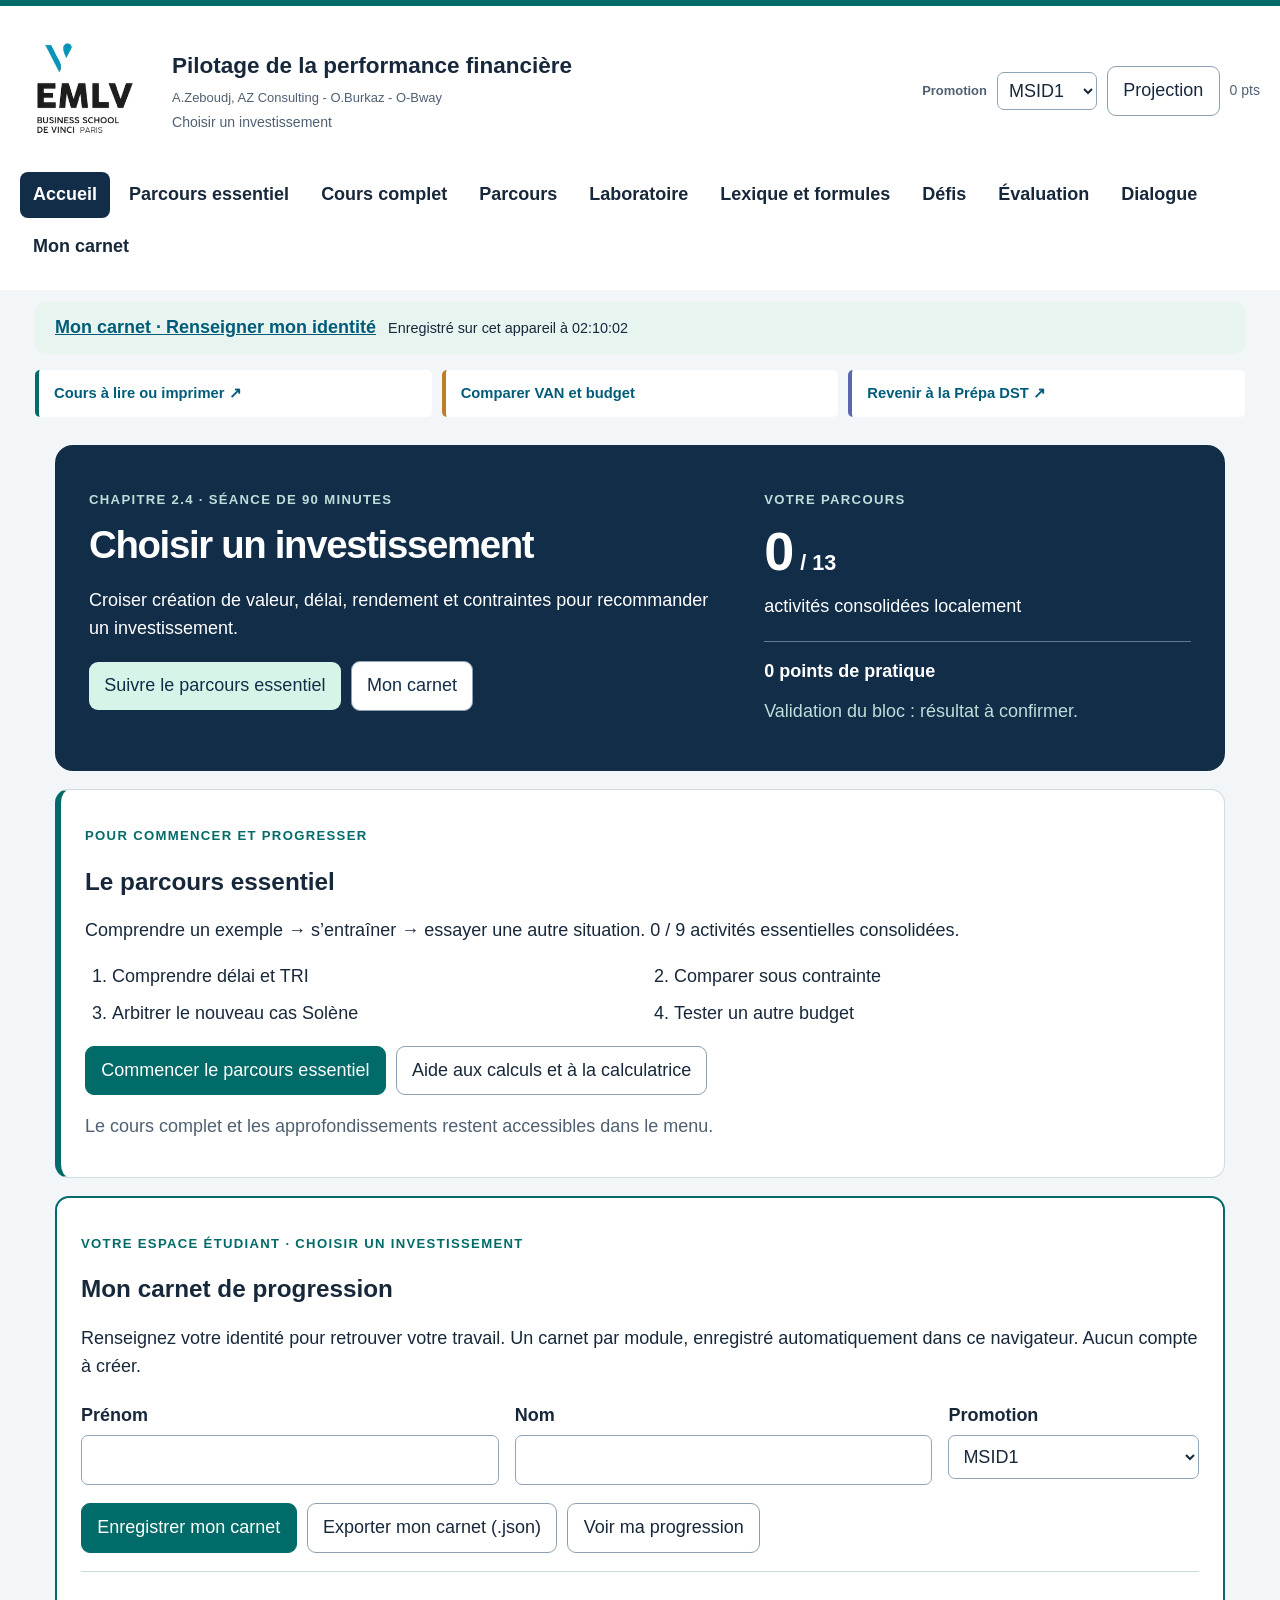
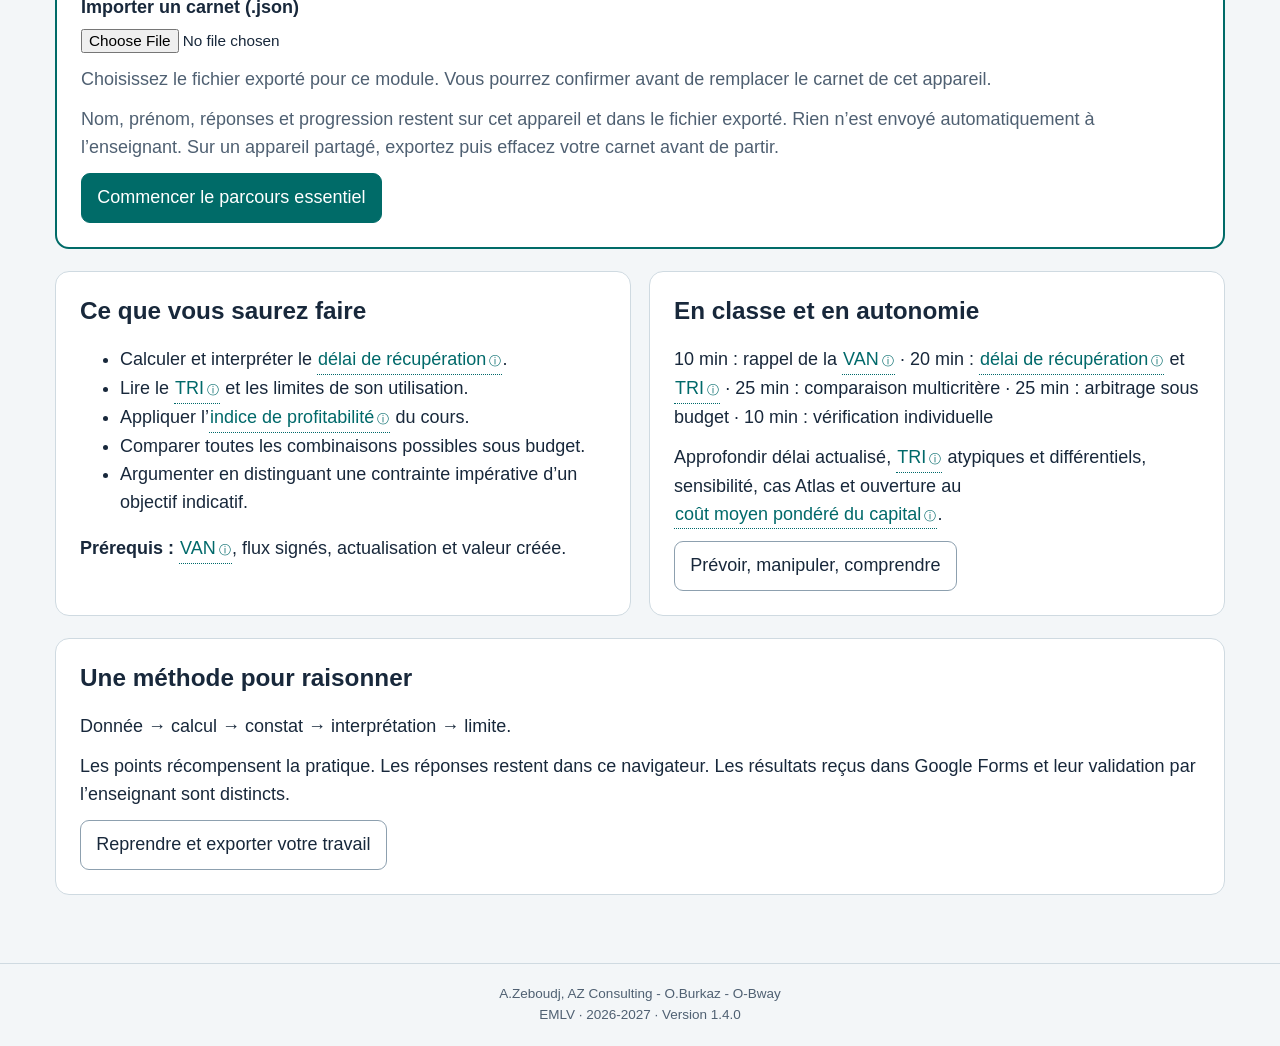
<file: investissement/index.html>
<!doctype html><html lang="fr"><head><meta charset="utf-8"><meta name="viewport" content="width=device-width,initial-scale=1"><title>EMLV · Pilotage de la performance financière</title><link rel="stylesheet" href="style.css?v=1.4.0"></head><body><a class="skip" href="#content">Aller au contenu</a><header><div class="brand"><img src="logo.png" alt="EMLV, École de Management Léonard de Vinci"><div><strong>Pilotage de la performance financière</strong><p class="signature">A.Zeboudj, AZ Consulting - O.Burkaz - O-Bway</p><small id="module-label"></small></div><div class="toptools"><label for="group" class="signature">Promotion</label><select id="group"><option>MSID1</option><option>DRH1</option><option>DRH2</option><option>FCG1</option><option>FCG2</option><option>MSID2</option><option>DMDA1</option><option>AUTRE</option></select><button id="projection">Projection</button><small id="points"></small></div></div><nav aria-label="Navigation principale"><a href="#home">Accueil</a><a href="#essentiel">Parcours essentiel</a><a href="#cours">Cours complet</a><a href="#parcours">Parcours</a><a href="#laboratoire">Laboratoire</a><a href="#lexique">Lexique et formules</a><a href="#defis">Défis</a><a href="#evaluation">Évaluation</a><a href="#audio">Dialogue</a><a href="#bilan">Mon carnet</a></nav></header><aside class="student-bar" aria-label="Carnet étudiant"><a href="#bilan">Mon carnet · <span id="student-label">Renseigner mon identité</span></a><p id="save-status" role="status"></p></aside><div class="resources"><a id="resource-support" target="_blank" rel="noopener">Cours à lire ou imprimer ↗</a><a id="resource-lab" href="#laboratoire">Manipuler les données</a><a href="https://azconsultingpro.github.io/emlv-chapitre1-prepa-dst/#home" target="_blank" rel="noopener">Revenir à la Prépa DST ↗</a></div><p id="storage-alert" role="alert"></p><main id="content" tabindex="-1"></main><dialog id="dialog" aria-labelledby="dialog-title"><div class="dialog-head"><h2 id="dialog-title"></h2><div><button id="dialog-back" data-action="backdef">Définition précédente</button><button data-action="close">Fermer</button></div></div><div id="dialog-body"></div></dialog><footer>A.Zeboudj, AZ Consulting - O.Burkaz - O-Bway<br>EMLV · 2026-2027 · Version 1.4.0</footer><script src="core.js?v=1.4.0"></script><script src="reasoning.js?v=1.4.0"></script><script src="data.js?v=1.4.0"></script><script src="audio.js"></script><script src="learning.js?v=1.4.0"></script><script src="app.js?v=1.4.0"></script></body></html>
</file>
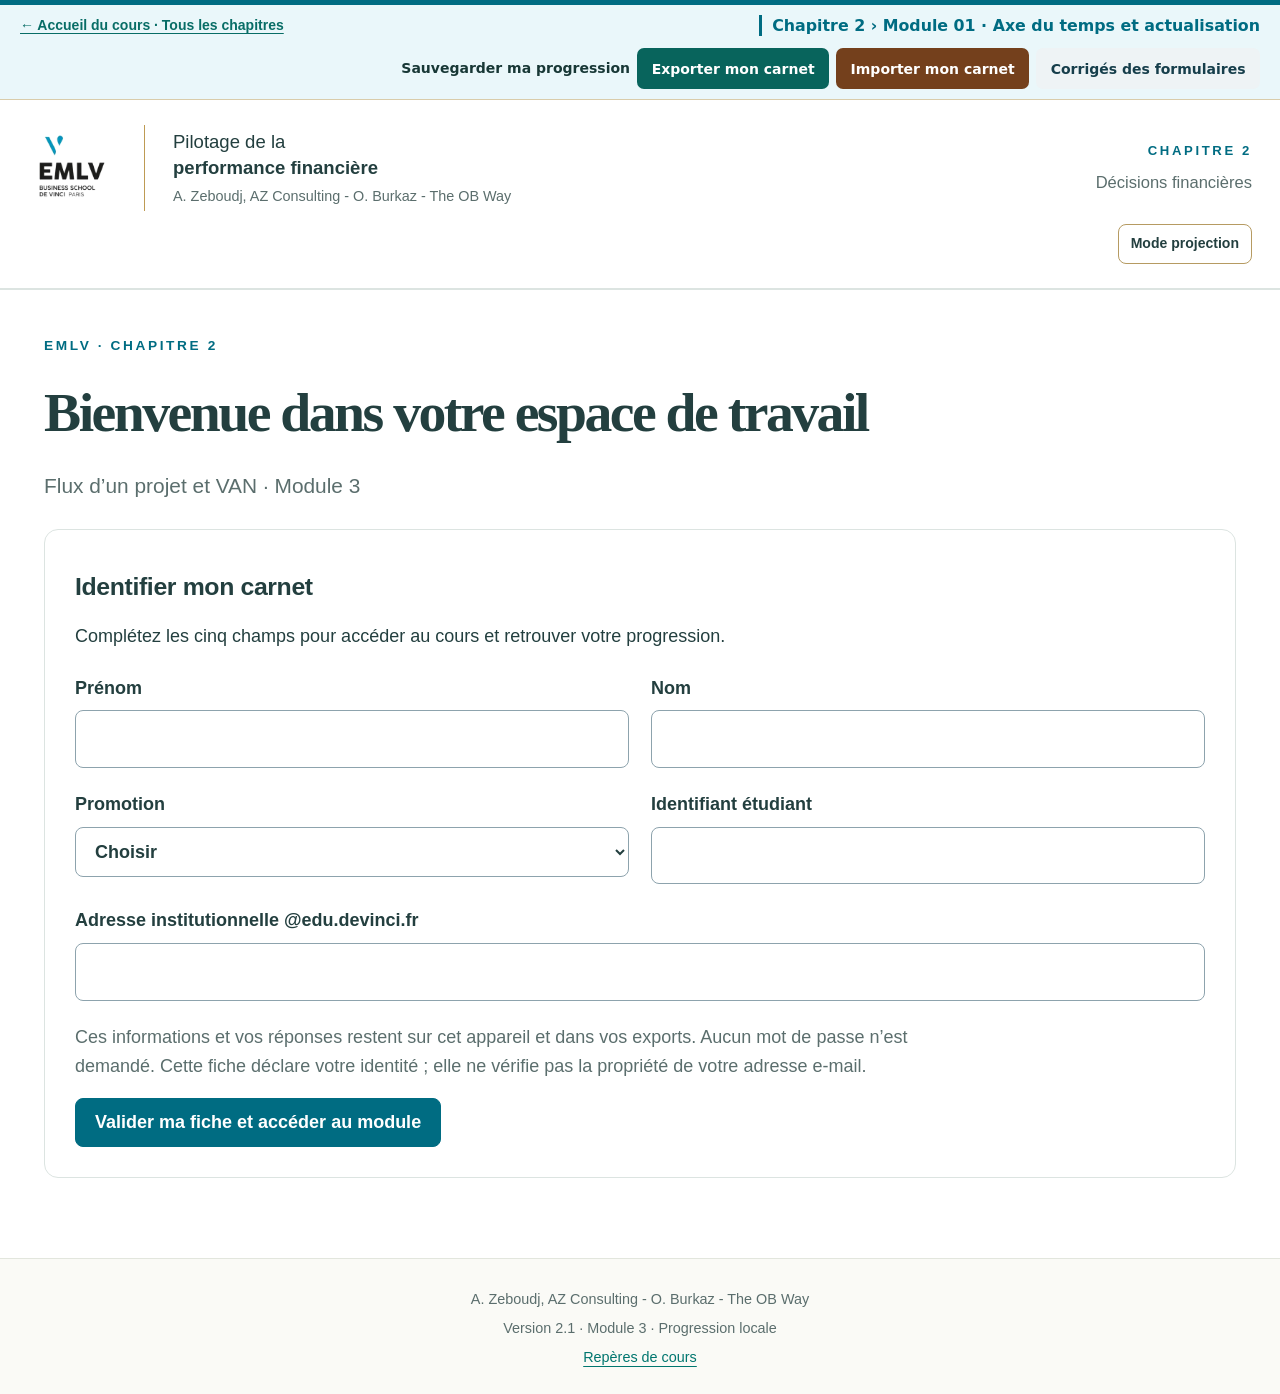
<file: van/index.html>
<!doctype html>
<html lang="fr">
<head><meta charset="utf-8"><meta name="viewport" content="width=device-width, initial-scale=1"><meta name="description" content="Cours et exercices accompagnés : construction des flux d’un projet et valeur actuelle nette. EMLV, chapitre 2."><title>Chapitre 2 · Flux d’un projet et VAN</title><style>:root{--ink:#203341;--teal:#086b68;--deep:#075654;--paper:#f3f6f7;--line:#c9d7dc;--muted:#526570;--soft:#e7f3f2;--gold:#9a650b;--cream:#fff5d8;--danger:#993c2a;--focus:#9b4c00;font-size:18px;font-family:system-ui,-apple-system,BlinkMacSystemFont,"Segoe UI",sans-serif;color:var(--ink);background:var(--paper)}*{box-sizing:border-box}body{margin:0;line-height:1.65}a{color:var(--teal);text-underline-offset:4px}button,input,select{font:inherit}button,.button{display:inline-flex;align-items:center;justify-content:center;gap:8px;min-height:46px;padding:10px 17px;border:1px solid #6e8993;background:white;border-radius:9px;color:var(--ink);font-weight:650;cursor:pointer;text-decoration:none;line-height:1.4}button:hover,.button:hover{background:#eff7f6;border-color:var(--teal)}.primary{background:var(--teal);color:white;border-color:var(--teal)}.primary:hover{background:var(--deep);color:white}.skip{position:fixed;left:10px;top:-100px;z-index:99;background:white;padding:12px}.skip:focus{top:10px}:focus-visible{outline:3px solid var(--focus);outline-offset:4px}header{background:white;border-bottom:1px solid var(--line);padding:20px max(24px,calc((100vw - 1240px)/2))}.brand{display:flex;gap:20px;align-items:center}.brand img{width:86px;height:auto;max-height:55px;object-fit:contain}.brand strong{display:block;font-size:1.05rem}.brand small{color:var(--muted)}.header-bottom{display:flex;flex-wrap:wrap;align-items:center;justify-content:space-between;gap:15px;margin-top:18px}#student{display:flex;flex-wrap:wrap;gap:15px;align-items:center}.actions,#tools{display:flex;flex-wrap:wrap;gap:12px;margin:18px 0}#tools{margin:0}#tools button:first-child{background:var(--teal);color:white}#navigation{max-width:1290px;margin:auto;padding:16px 24px;display:flex;flex-wrap:wrap;gap:7px}#navigation[hidden]{display:none}#navigation a{padding:7px 12px;border-radius:7px;text-decoration:none;color:var(--ink);font-size:.92rem;font-weight:600}#navigation a:hover,#navigation a[aria-current]{background:var(--teal);color:white}#app{max-width:1080px;margin:16px auto 70px;padding:0 24px}h1,h2,h3,h4{line-height:1.22;letter-spacing:-.018em}h1{font-size:clamp(2rem,4.5vw,3.2rem);margin:0 0 24px;max-width:930px}h2{font-size:1.55rem;margin:12px 0 20px}h3{font-size:1.25rem;margin:12px 0 20px}h4{font-size:1.1rem}p{margin:14px 0}li{margin-bottom:12px}.eyebrow{color:var(--teal);font-size:.82rem;font-weight:800;letter-spacing:.09em;text-transform:uppercase;margin:14px 0}.lead{font-size:1.18rem;max-width:850px;color:var(--muted);margin-bottom:32px}.panel,.question{background:white;border:1px solid var(--line);border-radius:16px;padding:32px;margin:24px 0;box-shadow:0 2px 0 #173b4406}.panel p,.panel li,.question p{max-width:85ch}.question{border-top:5px solid var(--teal)}.question h3{color:var(--teal)}.remedial{margin:24px 0 0;padding:25px;border:2px solid #b18535;background:#fffdf7}.remedial h3{color:var(--gold)}.purpose{background:var(--soft);border-left:5px solid var(--teal);padding:20px 24px}.purpose strong,.reading strong{display:inline-block;margin-bottom:5px}.worked{background:#edf4f8;border-radius:12px;padding:24px;margin:26px 0}.worked ol{padding-left:28px}.worked li{padding-left:5px}.reading,.callout{background:var(--cream);padding:22px 24px;border-left:5px solid var(--gold)}.source{font-size:.84rem;color:var(--muted);padding-top:14px;border-top:1px solid var(--line)}.muted,small{color:var(--muted)}small{font-size:.85rem}.term{display:inline;padding:0;min-height:0;background:none;border:0;border-bottom:1px dotted var(--teal);border-radius:0;color:var(--teal);font:inherit;cursor:help;line-height:inherit;text-align:left}.term span{font-size:.75em;white-space:nowrap}.term:hover{background:#dbefec}.term:focus-visible{outline-width:2px;outline-offset:2px}.bridge,.module-grid{display:grid;grid-template-columns:1fr 1fr;gap:22px}.bridge>div{padding:23px;background:var(--soft);border-radius:10px}.bridge span{font-size:.75rem;letter-spacing:.1em;font-weight:800;color:var(--teal)}.bridge strong{display:block;font-size:1.4rem;margin-top:9px}.module-card{margin:0}.module-grid{margin:25px 0}.number{font-size:2rem;color:var(--teal);font-weight:800}.timeline{margin:28px 0;background:#f0f7f8;padding:23px;border-radius:12px}.timeline figcaption{font-size:.9rem;font-weight:700;margin-bottom:20px}.timeline ol{display:flex;gap:12px;padding:0;list-style:none;margin:0}.timeline li{flex:1;min-width:0;border-top:5px solid var(--teal);background:white;padding:16px 13px;margin:0;border-radius:6px}.timeline .date{display:block;font-size:.84rem;font-weight:650}.timeline strong{font-size:1.25rem;display:block;margin:9px 0;overflow-wrap:anywhere}.timeline small{display:block}.formula-picture{display:flex;flex-wrap:wrap;gap:16px;align-items:center;justify-content:center;padding:25px;background:var(--soft);text-align:center;border-radius:10px}.formula-picture span{font-size:1.9rem;font-weight:750}.formula-picture small{font-size:.85rem;font-weight:500}.formula,.formula-text{font-size:1.25rem;background:var(--soft);padding:20px;font-weight:750;overflow-wrap:anywhere}.formula{width:100%;justify-content:flex-start;text-align:left}table{width:100%;border-collapse:collapse;background:white;min-width:620px}caption{text-align:left;margin-bottom:15px;font-weight:700}th,td{padding:14px 16px;border-bottom:1px solid var(--line);text-align:left}thead{background:var(--soft)}tbody th{background:#f8fbfb;font-weight:650}.table-wrap{max-width:100%;overflow:auto;margin:23px 0}.table-wrap:focus{outline-offset:0}fieldset{border:0;padding:0;margin:0;min-width:0}legend{font-size:1.1rem;font-weight:650;margin-bottom:18px;padding:0;width:100%}.options{display:grid;gap:13px;margin:20px 0}.options>label,.choice{display:flex;align-items:flex-start;gap:15px;border:1px solid #aebfc5;border-radius:10px;padding:17px;cursor:pointer}.options label:has(input:checked){background:var(--soft);border:2px solid var(--teal);padding:16px}.options label:hover{background:#f4faf9}.options input,.choice input{width:22px;height:22px;min-width:22px;margin:4px 0;accent-color:var(--teal)}fieldset:disabled .options label{opacity:.87;cursor:default}input:not([type=radio]):not([type=checkbox]):not([type=range]),select{display:block;padding:13px 15px;border:1px solid #8da3ad;border-radius:8px;width:100%;background:white;color:var(--ink);min-height:50px}input[type=range]{display:block;width:100%;margin:25px 0}.numeric{display:block;margin-bottom:20px}.numeric input{max-width:360px;margin:10px 0}.identity-grid{display:grid;grid-template-columns:1fr 1fr;gap:22px;margin:22px 0}.identity-grid label{font-weight:650}.identity-grid label:last-child{grid-column:1/-1}.identity-grid input,.identity-grid select{margin-top:7px}.instruction{font-size:.9rem;color:var(--muted)}.feedback{padding:20px 23px;margin:22px 0;border-radius:9px;border-left:5px solid var(--teal)}.success{background:#e9f5ef;border-color:#247049}.error{background:#fff0e9;border-color:#ab4c2b}.solution{background:#fff5da;border-color:#9a650b}.format-error{color:var(--danger);font-weight:700;margin-top:10px}.q-feedback:focus{outline:2px solid var(--focus);outline-offset:5px}.step-nav{display:flex;gap:16px;align-items:center;flex-wrap:wrap;margin-top:30px}.step-nav p{max-width:600px}.lesson-menu{padding:0;list-style:none}.lesson-menu li a{display:flex;gap:20px;align-items:center;padding:22px;background:white;border:1px solid var(--line);border-radius:12px;text-decoration:none;color:var(--ink)}.lesson-menu li a:hover{background:var(--soft)}.lesson-menu span{font-weight:800;font-size:1.45rem;color:var(--teal)}.lesson-menu small{display:block;margin-top:5px}.progress-label{font-weight:650;font-size:.9rem;margin-top:25px}progress{width:100%;height:15px;accent-color:var(--teal)}.term-list{display:grid;grid-template-columns:1fr 1fr;gap:13px;margin-top:22px}.term-list button{text-align:left;justify-content:flex-start}.term-list button[hidden]{display:none}details{margin:20px 0}summary{font-weight:700;cursor:pointer;padding:8px 0}details ul{padding-left:24px}hr{border:0;border-top:1px solid var(--line);margin:28px 0}.backbar{position:sticky;top:0;z-index:10;display:flex;flex-wrap:wrap;align-items:center;gap:14px;background:#f3f6f7f5;padding:12px 0;backdrop-filter:blur(6px)}.course-lesson{scroll-margin-top:100px}#status{max-width:1080px;margin:0 auto;padding:0 24px;font-weight:650;color:var(--danger)}#status:empty{display:none}#storage{font-size:.78rem;color:var(--muted);margin:10px 0 0}dialog{width:min(850px,calc(100% - 28px));max-height:88vh;border:1px solid var(--line);border-radius:18px;padding:30px;color:var(--ink);box-shadow:0 20px 80px #132e4440}dialog::backdrop{background:#18323db0}.modal-head{display:flex;justify-content:space-between;gap:20px;align-items:flex-start}.modal-head button{min-width:78px}.modal-head h2{margin-top:8px}dialog .table-wrap{max-height:55vh}dialog .table-wrap table{font-size:1.1rem}footer{background:#e6edef;padding:25px;text-align:center;color:var(--muted);font-size:.85rem}footer p{margin:5px}.score{font-size:1.8rem;font-weight:750;color:var(--teal)}.projection{font-size:1.2rem}.projection #app{max-width:1250px}.projection h1{font-size:3.4rem}.choice{margin-bottom:12px}@media(max-width:680px){:root{font-size:17px}header{padding:17px 18px}.brand{gap:13px}.brand img{width:66px}.brand strong{font-size:.95rem}.brand small{font-size:.75rem}.header-bottom{gap:10px}#tools{display:grid;grid-template-columns:1fr 1fr;width:100%;gap:8px}#tools button{padding:10px;font-size:.88rem}#navigation{padding:12px;gap:5px}#navigation a{font-size:.85rem;padding:8px}#app{padding:0 16px;margin-top:12px}.panel,.question{padding:22px 19px;border-radius:12px;margin:20px 0}.module-grid,.bridge,.identity-grid,.term-list{grid-template-columns:1fr}.identity-grid label:last-child{grid-column:auto}.timeline{padding:16px;margin:23px 0}.timeline ol{flex-direction:column}.timeline li{display:grid;grid-template-columns:1fr 1fr;gap:7px;border-top:0;border-left:5px solid var(--teal)}.timeline strong{margin:0;font-size:1.15rem}.timeline small{grid-column:1/-1}.worked{padding:20px 17px}.purpose,.reading,.callout{padding:18px}.options>label{padding:14px 12px;gap:10px}.options label:has(input:checked){padding:13px 11px}.actions{gap:10px}.actions .button,.actions button{max-width:100%;white-space:normal}.remedial{padding:18px 13px}.formula-picture{gap:9px;padding:16px}.formula-picture span{font-size:1.6rem}.formula-picture small{font-size:.75rem}.projection h1{font-size:2.3rem}.backbar span{font-size:.82rem}dialog{padding:20px}h1{font-size:2.2rem}.lesson-menu li a{padding:18px;gap:14px}.step-nav{align-items:stretch}.step-nav .button{width:100%}}@media(prefers-reduced-motion:reduce){*{scroll-behavior:auto!important}}@media print{header,#navigation,footer,#tools,.actions,button,.skip,.backbar{display:none}.panel,.question{border:0;box-shadow:none;break-inside:auto}body{background:white;font-size:11pt}.term{color:inherit;border:0}.timeline li{break-inside:avoid}#app{max-width:none;padding:0}.course-lesson{break-before:page}.course-lesson:first-of-type{break-before:auto}details{display:block}}
/* Keep monetary amounts on one line inside scrollable tables. */
.table-wrap td{white-space:nowrap}

/* Chapitre 2 · direction artistique commune · 2.1 */
:root{--ink:#233f3f;--teal:#00857f;--deep:#006c66;--paper:#fff;--line:#dce4e1;--muted:#5b6e6d;--soft:#edf7f5;--gold:#be9b54;--cream:#faf8f3;--danger:#963b28;--focus:#8b631d;font-family:Arial,"Helvetica Neue",system-ui,sans-serif;font-size:18px;color:var(--ink);background:#fff}
body{background:#fff;line-height:1.65}h1{font-family:Georgia,"Times New Roman",serif;font-size:clamp(2.35rem,4.35vw,3.8rem);font-weight:600;letter-spacing:-.045em;line-height:1.12;max-width:1080px;margin-bottom:26px}h1 em{font-style:normal;color:var(--teal)}h2,h3,h4{font-family:Arial,"Helvetica Neue",sans-serif;letter-spacing:-.015em}h2{font-size:1.38rem}h3{font-size:1.14rem}p{margin:16px 0}a{color:#00766f}button,.button{border-color:#b69b62;border-radius:8px;min-height:46px;font-weight:600;padding:11px 19px;transition:background-color .15s,border-color .15s}button:hover,.button:hover{background:#f0f7f5;border-color:var(--teal)}.primary{background:var(--teal);border-color:var(--teal);color:white}.primary:hover{background:var(--deep);color:white}.term{color:#00766f;padding:0;min-height:0;border:0;border-bottom:1px dotted #00766f;border-radius:0;transition:none}.term:hover{background:#e3f1ed}.term:focus-visible{outline-color:var(--focus)}
header{padding:24px max(28px,calc((100vw - 1540px)/2));border-bottom:1px solid var(--line)}.masthead{display:flex;justify-content:space-between;gap:28px;align-items:center}.brand{gap:28px;align-items:center;min-width:0}.brand img{width:88px;height:88px;max-height:88px;object-fit:contain;flex-shrink:0}.brand-copy{border-left:1px solid var(--gold);padding:4px 0 4px 28px}.brand-title{font-size:1.03rem;line-height:1.4}.brand-title strong{font-size:inherit}.brand small{display:block;font-size:.8rem;color:var(--muted);margin-top:5px;line-height:1.45}.chapter-identity{text-align:right;font-size:.92rem;flex-shrink:0}.chapter-identity span{display:block;color:var(--teal);font-weight:800;font-size:.73rem;letter-spacing:.2em;margin-bottom:8px}.chapter-identity p{margin:0;color:var(--muted)}.header-bottom{margin-top:18px;border-top:1px solid #edf0ed;padding-top:15px;gap:12px}.header-bottom button{font-size:.78rem;min-height:40px;padding:8px 12px}.header-bottom #student{font-size:.82rem;gap:12px}.header-bottom #student a{font-size:.8rem}#tools{gap:8px}#tools button:first-child{background:#edf7f5;color:#006e67;border-color:#c1d9d3}#tools button:first-child:hover{background:#ddeee8}#storage{font-size:.72rem;margin-top:7px}.nav-shell{border-bottom:1px solid var(--line);background:white}#navigation{max-width:1500px;justify-content:center;gap:4px;padding:10px 20px}#navigation a{font-size:.85rem;color:var(--muted);padding:11px 13px;border-bottom:2px solid transparent;border-radius:6px;white-space:nowrap;font-weight:500}#navigation a:hover{background:#f5f9f7;color:var(--teal)}#navigation a[aria-current]{background:#edf7f5;color:#007c73;border-bottom-color:var(--gold);font-weight:700}
#module-switcher{max-width:1440px;margin:30px auto 0;padding:0 28px}#module-switcher[hidden]{display:none}.switcher-label{font-size:.91rem;font-weight:700;margin:0 0 12px}.chapter-modules{display:grid;grid-template-columns:repeat(4,minmax(0,1fr));gap:14px}.module-link{--module-ink:#006f66;--module-bg:#eaf7f2;--module-line:#bddcd3;display:block;position:relative;background:var(--module-bg);color:var(--module-ink);border:1px solid var(--module-line);border-top:4px solid var(--module-ink);border-radius:12px;padding:13px 16px;min-width:0;text-decoration:none;line-height:1.4;min-height:107px}.module-link[data-module="2"]{--module-ink:#2454a0;--module-bg:#eff4ff;--module-line:#c7d5ef}.module-link[data-module="3"]{--module-ink:#944818;--module-bg:#fff4e8;--module-line:#e7cbb5}.module-link[data-module="4"]{--module-ink:#6942a1;--module-bg:#f5effb;--module-line:#d8c9ec}.module-link small{font-size:.76rem;color:inherit;display:block;margin-bottom:6px;font-weight:700}.module-link strong{display:block;font-size:.92rem;max-width:95%}.module-link .module-arrow{position:absolute;top:13px;right:15px;font-size:1rem}.module-link.current{outline:3px solid var(--gold);outline-offset:4px}.module-link:focus-visible{outline:3px solid var(--focus);outline-offset:4px}.module-link:hover{filter:brightness(.98)}.module-link[aria-disabled]{cursor:default}.module-link .coming{font-size:.7rem;margin-top:6px;font-weight:500}
#app{max-width:1080px;margin:40px auto 80px;padding:0 28px}body[data-page="chapitre"] #app,body[data-page="module"] #app{max-width:1440px;margin-top:45px}.eyebrow{color:var(--teal);font-weight:800;letter-spacing:.19em;font-size:.76rem;margin:0 0 23px}.lead{color:var(--muted);font-size:1.16rem;line-height:1.65;margin-bottom:25px}.intro-grid{display:grid;grid-template-columns:minmax(0,1.18fr) minmax(340px,.82fr);gap:62px;align-items:start;margin-bottom:40px}.intro-copy{min-width:0}.intro-copy h1{font-size:clamp(2.5rem,4.9vw,4.5rem)}.gold-rule{display:block;width:74px;height:3px;background:var(--gold);margin:30px 0}.intro-copy .panel.home-intro{padding:0;border:0;box-shadow:none;margin:25px 0;background:transparent}.home-intro h2{font-size:1.03rem;margin:0 0 10px}.home-intro p{font-size:.95rem}.home-intro .actions{margin-top:24px}.intro-copy .progress-label{font-size:.82rem}.method-rail{position:relative;background:#faf9f6;border:1px solid #e8dfce;border-radius:20px;padding:30px 30px 20px;margin-top:60px}.method-rail::before{content:"";position:absolute;left:-16px;top:28px;bottom:28px;width:3px;background:var(--gold)}.method-rail h2{font-size:.75rem;letter-spacing:.17em;text-transform:uppercase;color:var(--teal);line-height:1.7;margin:0 0 17px}.method-rail ol{list-style:none;padding:0;margin:0}.method-rail li{display:flex;align-items:flex-start;gap:18px;padding:24px 0;border-bottom:1px solid #ddded6;margin:0}.method-rail li:last-child{border-bottom:0}.method-rail .step-number{border:1px solid #cce0d9;background:white;border-radius:50%;color:var(--teal);width:42px;height:42px;display:flex;align-items:center;justify-content:center;flex-shrink:0;font-size:.85rem}.method-rail strong{font-size:1rem;display:block;line-height:1.4;margin-bottom:7px}.method-rail p{font-size:.84rem;line-height:1.55;color:var(--muted);margin:0}
.panel,.question{border-radius:14px;box-shadow:none;border-color:var(--line);background:white}.panel{padding:30px}.question{border-top:4px solid var(--teal)}.purpose{background:#edf7f3;border-left:3px solid var(--teal)}.worked{background:#f7f9f5;border:1px solid #e4e9df;border-radius:12px}.reading,.callout{background:#faf7ef;border-left:3px solid var(--gold)}.timeline{background:#f3f8f5;border:1px solid #dce8e2}.timeline li{border-top-color:#00857f}.formula,.formula-text{background:#eef7f3;border-color:#b9cec4;color:var(--ink);font-size:1.15rem}.source{color:var(--muted)}.bridge>div{background:#edf7f3}.bridge strong{font-size:1.2rem}.module-grid{gap:20px}.module-card{border-top:3px solid var(--teal)}.module-card .number{font-size:1.4rem;font-family:Georgia,serif}.module-card h2{font-size:1.25rem}.module-card p{font-size:.92rem}.options>label,.choice{border-color:#c8d6cf}.options label:has(input:checked){border-color:var(--teal);background:#eef7f3}.lesson-menu li a{border-color:#dce4df}.lesson-menu li a:hover{background:#f5faf6}.lesson-menu span{font-family:Georgia,serif;color:var(--teal)}.feedback{border-radius:8px}.success{background:#edf7f0}.error{background:#fff2eb}.solution{background:#fcf6e7}.term-list button{border-color:#c8d9cf;background:#fbfdfa}.term-list button:hover{background:#eef7f3}.table-wrap td{white-space:nowrap}.backbar{background:#fffffff5}.remedial{background:#fffdf6;border-color:#c9aa6a}#status{max-width:1440px;font-size:.9rem;margin-top:12px}dialog{border-color:#d8ddcf;background:#fffefb;box-shadow:0 24px 90px #17342f30}.modal-head h2{font-size:1.4rem}footer{background:#fafaf6;border-top:1px solid #e2e6dd;font-size:.8rem;padding:24px}.projection h1{font-family:Georgia,serif}.projection .intro-grid{grid-template-columns:1fr}.projection .method-rail{margin-top:0}.projection #app{max-width:1400px}body[data-ready="false"] #app{max-width:1000px}body[data-ready="false"] .header-bottom{border:0;padding-top:0;margin-top:12px;justify-content:flex-end}body[data-ready="false"] #storage:empty{display:none}
@media(min-width:1700px){.intro-grid{gap:90px}.intro-copy h1{font-size:4.5rem}#app{max-width:1140px}}
@media(max-width:1050px){.chapter-identity{font-size:.8rem}.brand-copy{padding-left:20px}.brand{gap:20px}.intro-grid{grid-template-columns:1fr 1fr;gap:36px}.method-rail{padding:24px 23px 16px}.method-rail li{gap:12px}.intro-copy h1{font-size:3.1rem}.chapter-modules{gap:12px}.module-link{padding:12px}.module-link strong{font-size:.86rem}#navigation{justify-content:flex-start}}
@media(max-width:780px){:root{font-size:17px}header{padding:18px 20px}.brand img{width:68px;height:68px;max-height:68px}.brand-copy{padding-left:18px}.brand{gap:18px}.brand-title{font-size:.9rem}.brand small{font-size:.7rem}.chapter-identity{display:none}.header-bottom{gap:10px;margin-top:15px;padding-top:13px}#navigation{padding:9px 13px;gap:3px}#navigation a{font-size:.8rem;padding:9px 10px}#module-switcher{padding:0 20px;margin-top:23px}.chapter-modules{grid-template-columns:repeat(2,minmax(0,1fr));gap:12px}.module-link{min-height:109px}.module-link small{font-size:.72rem}.module-link strong{font-size:.88rem}.module-link.current{outline-width:2px;outline-offset:3px}.intro-grid{grid-template-columns:1fr;gap:10px}.intro-copy h1{font-size:clamp(2.45rem,7vw,3.2rem)}.method-rail{margin:12px 0 0 10px;padding:24px}.method-rail::before{left:-12px}.method-rail li{padding:20px 0}.method-rail strong{font-size:1rem}#app,body[data-page="chapitre"] #app,body[data-page="module"] #app{padding:0 20px;margin-top:30px}.panel,.question{padding:23px 20px}.eyebrow{font-size:.72rem;letter-spacing:.15em;margin-bottom:18px}.lead{font-size:1.06rem}.gold-rule{margin:24px 0}.brand small{max-width:32ch}.table-wrap{margin:20px 0}.module-grid{grid-template-columns:1fr}.projection .intro-copy h1{font-size:2.5rem}.header-bottom #student{font-size:.78rem}}
@media(max-width:420px){header{padding:16px}.brand img{width:59px;height:66px}.brand{gap:13px}.brand-copy{padding-left:13px}.brand-title{font-size:.85rem}.brand small{font-size:.67rem}.header-bottom button{font-size:.74rem}#tools{gap:7px}#tools button{padding:9px 8px}#app,body[data-page="chapitre"] #app,body[data-page="module"] #app,#module-switcher{padding-left:17px;padding-right:17px}.module-link{padding:11px 12px;min-height:118px}.module-link strong{font-size:.81rem}.module-link small{font-size:.68rem}.module-link .module-arrow{top:10px;right:10px}.module-link .coming{font-size:.65rem}.panel,.question{padding:21px 17px}.intro-copy h1{font-size:2.55rem}.method-rail{padding:22px 19px}.timeline li{border-left-color:var(--teal)}.formula{font-size:1.03rem}.modal-head h2{font-size:1.25rem}}
@media(prefers-reduced-motion:reduce){button,.button{transition:none}}
@media print{#module-switcher,.nav-shell,.method-rail{display:none}.intro-grid{display:block}h1,.intro-copy h1{font-size:26pt}#app{max-width:none}.panel{padding:0}.gold-rule{display:none}}

h1:focus-visible,.course-lesson h2:focus-visible,#suite-chapitre h2:focus-visible{outline:none}.chapter-intro{font-size:.95rem;color:var(--muted);max-width:60ch;margin:22px 0 28px}#suite-chapitre{scroll-margin-top:24px}@media(min-width:1100px){#module-switcher{max-width:1352px;padding:0 44px}body[data-page="chapitre"] #app,body[data-page="module"] #app{max-width:1352px;padding:0 44px}}
@media(max-width:780px){#navigation{flex-wrap:nowrap;overflow-x:auto;justify-content:flex-start;scrollbar-width:thin;scroll-padding-inline:16px}#navigation a{flex:0 0 auto}.header-bottom{display:grid;grid-template-columns:minmax(0,1fr) auto;align-items:center}.header-bottom #student{grid-column:1;grid-row:1;gap:4px 10px}.header-bottom #projection{grid-column:2;grid-row:1;max-width:100px}.header-bottom #tools{grid-column:1/-1;grid-row:2}#module-switcher{margin-top:20px}}
</style><style>#emlv-common-nav{flex-wrap:wrap;gap:.5rem 1rem;align-items:center}#emlv-common-nav .er-tools{margin-left:auto;display:flex;flex-wrap:wrap;align-items:center;justify-content:flex-end;gap:.4rem;color:#183836;font:600 14px/1.35 system-ui}#emlv-common-nav .er-tools button,.er-close{display:inline-block;border:0;border-radius:7px;padding:.63rem .8rem;min-height:40px;cursor:pointer;font:650 14px/1.3 system-ui;text-transform:none;letter-spacing:normal}#emlv-common-nav .er-export{color:white;background:#08645c}#emlv-common-nav .er-import{color:white;background:#74401c}#emlv-common-nav .er-reference,.er-close{background:#eef3f5;color:#163e4b}.er-tools button:focus-visible,.er-guide summary:focus-visible,.er-form summary:focus-visible{outline:3px solid #b26a00;outline-offset:2px}#er-bank{max-width:min(52rem,94vw);width:100%;max-height:85vh;box-sizing:border-box;padding:1.2rem;border:1px solid #b4c8c4;border-radius:12px;color:#182f31;background:white;overflow:auto}#er-bank::backdrop{background:#182e32aa}#er-bank .er-close{float:right}.er-form,.er-step,.er-answer{display:block;border:1px solid #bdd0cc;border-radius:7px;background:#f7faf8;padding:.6rem .85rem;margin:.5rem 0;text-align:left}.er-answer{background:white}.er-form summary,.er-guide summary{cursor:pointer;color:#155451;font-weight:650}.er-form section+section{border-top:1px solid #dce5df;padding-top:.5rem}.er-guide p{color:#253d3b}.er-guide{margin:1rem 0}input[type=file][accept*=json],input[type=file][hidden],[hidden]{display:none!important}body :where(button[data-export],button[data-import],button[data-export-new],button[data-import-open],button[data-export-carnet],button[data-action="export"],button[data-action="import"],#export,#dst-import,#emlv-native-import,button[data-act="export"],label[for="import-file"]):not(.er-native){display:none!important}
@media(max-width:700px){#emlv-common-nav .er-tools{margin-left:0;width:100%;justify-content:flex-start}#emlv-common-nav .er-tools strong{width:100%}#er-bank{padding:.8rem}.er-form{padding:.5rem}}
</style><script src="../revision-cours.js"></script></head>
<body><nav id="emlv-common-nav" aria-label="Accueil général du cours"><a href="https://azconsultingpro.github.io/emlv-pilotage-financier/accueil/">← Accueil du cours · Tous les chapitres</a><span>Chapitre 2 · Module 3</span><div class="er-tools" data-er-module="van"><strong>Sauvegarder ma progression</strong><button type="button" class="er-export er-native" data-export>Exporter mon carnet</button><button type="button" class="er-import er-native" data-import>Importer mon carnet</button><button type="button" class="er-reference" data-er-bank>Corrigés des formulaires</button></div></nav><dialog id="er-bank" aria-labelledby="er-title"><button class="er-close" type="button">Fermer</button><h2 id="er-title">Réviser les questions des formulaires</h2><p>Choisissez un formulaire, puis ouvrez un ou deux indices pour afficher la réponse et son raisonnement. Vous pouvez le faire avant votre premier envoi. Cette lecture ne modifie ni votre carnet ni votre note.</p><div class="er-body"></div></dialog><a class="skip" href="#app">Aller au contenu</a><header><div class="masthead"><div class="brand"><img src="[data-uri]" alt="EMLV · Business School De Vinci Paris"><div class="brand-copy"><div class="brand-title">Pilotage de la<br><strong>performance financière</strong></div><small>A. Zeboudj, AZ Consulting - O. Burkaz - The OB Way</small></div></div><div class="chapter-identity"><span>CHAPITRE 2</span><p>Décisions financières</p></div></div><div class="header-bottom"><div id="student"></div><div id="tools"></div><button id="projection" type="button" aria-pressed="false">Mode projection</button></div><p id="storage"></p></header><div class="nav-shell"><nav id="navigation" aria-label="Navigation principale"><a href="#chapitre">Chapitre 2</a><a href="#module">Module 3</a><a href="#cours">Cours complet</a><a href="#sommaire">Parcours guidé</a><a href="#lexique">Lexique</a><a href="#formules">Méthodes et formules</a><a href="#approfondir">Pour approfondir</a><a href="#quiz">Quiz</a><a href="#dst">Devoir type DST</a><a href="#validations">Validations Google Forms</a><a href="#carnet">Mon carnet</a></nav></div><section id="module-switcher" aria-label="Modules du chapitre 2" hidden></section><p id="status" role="status" tabindex="-1"></p><main id="app" tabindex="-1"></main><footer><p>A. Zeboudj, AZ Consulting - O. Burkaz - The OB Way</p><p>Version 2.1 · Module 3 · Progression locale</p><a href="#sources">Repères de cours</a></footer><input id="import-file" type="file" accept="application/json,.json" hidden><dialog id="modal" aria-labelledby="modal-title"><div class="modal-head"><h2 id="modal-title"></h2><button id="close-modal" type="button">Fermer</button></div><div id="modal-body"></div></dialog><noscript><p>Activez JavaScript pour ouvrir le cours et ses exercices interactifs.</p></noscript><script>window.SupportSlides = [{"n": 1, "text": "PARTIE II | Pilotage de la Performance Financière · EMLV · 2026–2027 | II | Les règles de décision d’investissement | Une entreprise a plus de projets que de moyens. Comment choisir ceux qui créent de la valeur ?"}, {"n": 2, "text": "SECTION 1.9 | Pilotage de la Performance Financière · EMLV · 2026–2027 | 2.1 | Introduction aux règles de décision | Une entreprise voit bien plus de projets qu’elle ne peut en financer. Les règles de décision sont les critères qui permettent de trancher."}, {"n": 3, "text": "1.9 · ACCROCHE | Dans la peau d’un directeur financier | Pilotage de la Performance Financière · EMLV · 2026–2027 | ? | Vous êtes directeur financier. On vous présente 10 projets, mais le budget ne permet d’en financer que 3. Sur quel critère choisissez-vous ? | A | Les projets qui rapportent le plus en euros | B | Ceux qui remboursent le plus vite | C | Ceux qui ont le meilleur rendement en %"}, {"n": 4, "text": "1.9 · ACCROCHE · RÉPONSE | Dans la peau d’un directeur financier | Pilotage de la Performance Financière · EMLV · 2026–2027 | Réponse : Les trois se défendent | A = VAN   ·   B = délai de récupération   ·   C = TRI | Chaque réponse correspond à une règle de décision de la partie II. | Elles ne donnent pas toujours le même classement : il faut savoir laquelle croire en cas de désaccord. | À retenir :  | la VAN mesure la valeur créée ; c’est elle qui tranche quand les règles se contredisent."}, {"n": 5, "text": "1.9 · RÈGLES DE DÉCISION | Qu’est-ce qu’une règle de décision d’investissement ? | Pilotage de la Performance Financière · EMLV · 2026–2027 | C’est un critère pour accepter ou rejeter un projet isolé, ou pour classer des projets concurrents, afin que l’entreprise choisisse ceux qui créent le plus de valeur. | Projet isolé\n | Accepter ou rejeter : ce projet vaut-il plus qu’il ne coûte ? | Projets concurrents\n | Classer : lequel choisir quand on ne peut en faire qu’un, ou quand le budget est limité ? | Les règles étudiées\n | VAN, délai de récupération, TRI, indice de profitabilité, TRI incrémental, règle de 72."}, {"n": 6, "text": "1.9 · RÈGLES DE DÉCISION | Pourquoi étudier plusieurs règles ? | Pilotage de la Performance Financière · EMLV · 2026–2027 | Les règles peuvent être en désaccord\n | Un projet peut sembler attractif selon une règle et non selon une autre : il faut savoir laquelle croire. | Chaque règle apporte un éclairage\n | Liquidité (délai), rendement en % (TRI), efficacité par euro investi (IP), valeur créée (VAN). | Elles sont utilisées en pratique\n | Les directions financières les combinent ; il faut savoir les lire et les critiquer."}, {"n": 7, "text": "VÉRIFICATION RAPIDE 13 · ÉNONCÉ | Pourquoi plusieurs règles ? | Pilotage de la Performance Financière · EMLV · 2026–2027 | Un stagiaire affirme : « Puisque la VAN donne toujours la bonne réponse, une entreprise n’a jamais besoin de calculer le délai de récupération, le TRI ou l’indice de profitabilité. » | ? | Donnez une raison pour laquelle une entreprise pourrait quand même calculer une autre règle."}, {"n": 8, "text": "VÉRIFICATION RAPIDE 13 · SOLUTION | Pourquoi plusieurs règles ? Quelques réponses possibles | Pilotage de la Performance Financière · EMLV · 2026–2027 | Toute réponse argumentée est acceptable. Par exemple : | Délai de récupération\n | Il indique combien de temps le capital reste bloqué : utile pour la trésorerie et la liquidité. | TRI\n | Il s’exprime en %, plus facile à communiquer, et montre de combien le coût du capital pourrait augmenter avant que la décision ne s’inverse. | Indice de profitabilité\n | Il permet de classer les projets quand le budget est limité."}, {"n": 9, "text": "SECTION 1.10 | Pilotage de la Performance Financière · EMLV · 2026–2027 | 2.2 | La règle de la VAN | La VAN est la règle de référence : toutes les autres seront comparées à elle."}, {"n": 10, "text": "1.10 · DANS LA VRAIE VIE | Les directeurs financiers utilisent-ils vraiment la VAN ? | Pilotage de la Performance Financière · EMLV · 2026–2027 | ≈ 75 % | des directeurs financiers américains interrogés disent utiliser toujours ou presque toujours la VAN et le TRI | Une enquête de référence\n | Dans une enquête auprès de 392 directeurs financiers (Graham et Harvey, 2001), environ trois sur quatre déclarent utiliser toujours ou presque toujours la VAN et le TRI. Le délai de récupération reste utilisé par plus de la moitié, surtout dans les petites entreprises. | Conclusion : les outils de ce chapitre sont ceux du quotidien des directions financières. | À retenir :  | la VAN n’est pas un concept théorique : c’est l’outil standard de décision d’investissement dans les grandes entreprises."}, {"n": 11, "text": "1.10 · LA RÈGLE DE LA VAN | La règle de décision de la VAN | Pilotage de la Performance Financière · EMLV · 2026–2027 | Face à une décision d’investissement, on choisit l’option qui a la VAN la plus élevée. Choisir cette option revient à recevoir sa VAN en cash aujourd’hui. | VAN   =    | VA(gains) − VA(coûts) | Pour un projet isolé, on compare sa VAN à zéro (la VAN de « ne rien faire ») et on l’accepte si elle est positive. | Un profil de VAN représente la VAN d’un projet pour différents taux d’actualisation. Le point où la courbe coupe zéro est le taux de rendement interne (TRI), vu en section 1.12."}, {"n": 12, "text": "EXEMPLE 1.13 · ÉNONCÉ | Achèteriez-vous cette machine ? | Pilotage de la Performance Financière · EMLV · 2026–2027 | ? | Harborview peut acheter une machine à 200 000 €. Elle rapportera 50 000 € par an pendant 6 ans, soit 300 000 € au total. Le coût du capital est de 9 %. Faut-il l’acheter ? | A | Oui : elle rapporte 100 000 € de plus qu’elle ne coûte | B | Oui, mais le gain réel est plus faible | C | Non : elle ne rapporte pas assez | À vous · 2 min"}, {"n": 13, "text": "EXEMPLE 1.13 · SOLUTION | La valeur actuelle nette : la règle de référence | Pilotage de la Performance Financière · EMLV · 2026–2027 | VAN | VAN = VA(gains) − VA(coûts) | La règle\n | VAN > 0 : le projet crée de la valeur, on l’accepte. | Entre plusieurs projets : on choisit la VAN la plus élevée. | Harborview | Calcul | Montant | VA des gains | 50 000 × 4,4859 | 224 296 € | − Coût aujourd’hui | (200 000 €) | = VAN | +24 296 € | Facteur d’annuité à 9 % sur 6 ans : (1/0,09) × (1 − 1/1,09⁶) = 4,4859 | À retenir :  | accepter la machine revient à recevoir 24 296 € en cash aujourd’hui.  | La VAN mesure directement la richesse créée pour les actionnaires, en euros d’aujourd’hui. | Pourquoi 9 % ?  | C’est le coût du capital : le rendement que les investisseurs pourraient obtenir ailleurs pour un risque comparable."}, {"n": 14, "text": "VÉRIFICATION RAPIDE 14 · ÉNONCÉ | Appliquer la règle de la VAN | Pilotage de la Performance Financière · EMLV · 2026–2027 | Un projet coûte 80 000 € aujourd’hui et rapporte 22 000 € par an pendant 5 ans, le premier dans un an. Le coût du capital est de 8 %. | ? | Calculez la VAN. L’entreprise doit-elle accepter le projet ? | À vous · 3 min | Cherchez seul, puis comparez avec votre voisin. Corrigé sur la slide suivante."}, {"n": 15, "text": "VÉRIFICATION RAPIDE 14 · SOLUTION | Appliquer la règle de la VAN | Pilotage de la Performance Financière · EMLV · 2026–2027 | FORMULE | VAN = C × (1/r) × [ 1 − 1/(1 + r)ᴺ ] − I₀ | APPLICATION | VAN = 22 000 × (1/0,08) × [ 1 − 1/1,08⁵ ] − 80 000 | VAN = 22 000 × 3,9927 − 80 000 | VAN = 87 839,62 − 80 000 | VAN = +7 839,62 € | Interprétation\n | VAN positive : on accepte. Le projet crée environ 7 840 € de valeur en euros d’aujourd’hui."}, {"n": 16, "text": "1.10 · LA VAN | Avantages et limites de la VAN | Pilotage de la Performance Financière · EMLV · 2026–2027 | Avantages | Mesure directement la valeur créée, en euros d’aujourd’hui | Tient compte de la valeur temps de l’argent et du risque, via le taux d’actualisation | Utilise tous les flux du projet | Additive : on peut additionner les VAN de plusieurs projets | Limites | Nécessite une estimation fiable du taux d’actualisation | Exprimée en euros, pas en % : ne donne pas un taux de rendement | Parfois plus difficile à expliquer à un public non financier qu’un pourcentage ou un délai"}, {"n": 17, "text": "SECTION 1.10 BIS | Pilotage de la Performance Financière · EMLV · 2026–2027 | 2.3 | Construire les flux d’un projet | Jusqu’ici, les flux étaient donnés. En entreprise, il faut les construire à partir des prévisions de résultat : c’est le lien avec le chapitre I."}, {"n": 18, "text": "1.10 BIS · MÉTHODE | Des prévisions de résultat aux flux de trésorerie | Pilotage de la Performance Financière · EMLV · 2026–2027 | Investissement (année 0)\n | Achat des équipements + besoin en fonds de roulement (BFR) de départ : ce sont des sorties de trésorerie. | Flux d’exploitation (chaque année)\n | Chiffre d’affaires − charges décaissées = EBE ; − amortissements = résultat avant impôt ; − impôt = résultat net ; + amortissements (charge sans sortie d’argent) = flux de trésorerie. | Fin du projet\n | On récupère le BFR, et éventuellement la valeur de revente des équipements. | Règle\n | On ne retient que les flux supplémentaires générés par le projet, et jamais les frais financiers : ils sont déjà pris en compte par le taux d’actualisation."}, {"n": 19, "text": "EXEMPLE 1.24 · ÉNONCÉ | Une nouvelle machine chez Atelier Nova | Pilotage de la Performance Financière · EMLV · 2026–2027 | Atelier Nova (cas fictif) achète une machine 100 000 €, amortie linéairement sur 4 ans. Elle génère 80 000 € de chiffre d’affaires et 40 000 € de charges décaissées par an. Le projet exige un BFR de 10 000 € dès le départ, récupéré en année 4. Impôt : 25 %. Coût du capital : 10 %. | ? | a)  Construisez les flux de trésorerie du projet. | b)  Calculez la VAN. Faut-il investir ?"}, {"n": 20, "text": "EXEMPLE 1.24 · SOLUTION | Une nouvelle machine chez Atelier Nova | Pilotage de la Performance Financière · EMLV · 2026–2027 | En € | Année 0 | Années 1 à 3 | Année 4 | Chiffre d’affaires | 80 000 | 80 000 | − Charges décaissées | (40 000) | (40 000) | = EBE | 40 000 | 40 000 | − Amortissements (100 000 / 4) | (25 000) | (25 000) | = Résultat avant impôt | 15 000 | 15 000 | − Impôt (25 %) | (3 750) | (3 750) | = Résultat net | 11 250 | 11 250 | + Amortissements | 25 000 | 25 000 | Investissement et BFR | (110 000) | +10 000 | = Flux de trésorerie | −110 000 | 36 250 | 46 250 | VAN à 10 %\n | VAN = −110 000 + 36 250 / 1,1 + 36 250 / 1,1² + 36 250 / 1,1³ + 46 250 / 1,1⁴\n\n | VAN = +11 738 € | TRI ≈ 14,7 % > 10 %. | On investit."}, {"n": 21, "text": "1.12 · ANALYSE DE SENSIBILITÉ | Et si les prévisions sont fausses ? | Pilotage de la Performance Financière · EMLV · 2026–2027 | La VAN repose sur des prévisions. On teste donc ce qui se passe si elles changent. Machine Harborview : coût 200 000 €, 6 ans, 9 %. | Scénario | Flux annuel | Calcul | VAN | Pessimiste | 40 000 € | 40 000 × 4,4859 − 200 000 | −20 563 € | Central | 50 000 € | 50 000 × 4,4859 − 200 000 | +24 296 € | Optimiste | 60 000 € | 60 000 × 4,4859 − 200 000 | +69 155 € | Flux minimum\n | VAN = 0 si C × 4,4859 = 200 000, soit C = 44 584 €. Les flux peuvent baisser de 10,8 % avant que le projet détruise de la valeur. | Coût du capital maximum\n | C’est le TRI : 12,98 %. Le coût du capital peut monter de près de 4 points avant que la VAN devienne négative. | À retenir :  | une VAN positive ne suffit pas : il faut savoir de combien les hypothèses peuvent se tromper avant que la décision s’inverse."}, {"n": 22, "text": "EXERCICE 1 · ÉNONCÉ | La règle de la VAN | Pilotage de la Performance Financière · EMLV · 2026–2027 | Un projet coûte 150 000 € aujourd’hui et rapporte 40 000 € par an pendant 5 ans, le premier dans un an. Le coût du capital est de 9 %. | ? | Calculez la VAN. L’entreprise doit-elle accepter le projet ?"}, {"n": 23, "text": "EXERCICE 1 · CORRIGÉ | La règle de la VAN | Pilotage de la Performance Financière · EMLV · 2026–2027 | FORMULE | VAN = C × (1/r) × [ 1 − 1/(1 + r)ᴺ ] − I₀ | APPLICATION | VAN = 40 000 × (1/0,09) × [ 1 − 1/1,09⁵ ] − 150 000 | VAN = 40 000 × 3,8897 − 150 000 | VAN = 155 586,40 − 150 000 | VAN = +5 586,40 € | Interprétation\n | VAN positive : on accepte le projet."}];</script><script>window.Module = (() => { const M = {
 "version": "2.0",
 "id": "emlv-c2-m03",
 "lessons": [
  {
   "id": "sens",
   "title": "Pourquoi évaluer un projet avant de le lancer ?",
   "minutes": 4,
   "slides": [
    1,
    2,
    3,
    4,
    5,
    6,
    7,
    8
   ],
   "why": "Les moyens d’une entreprise sont limités. Il faut relier une dépense décidée aujourd’hui aux effets qu’elle produira plus tard.",
   "paragraphs": [
    "Après le chapitre 1, vous savez repérer les ventes, les charges, le résultat et les mouvements d’argent dans les états financiers. Les ratios vous aident à interpréter une situation. Dans les modules 1 et 2 du chapitre 2, vous avez appris à situer des paiements et à les ramener à une date commune, y compris lorsqu’ils se répètent.",
    "Nous allons maintenant étudier un projet : par exemple acheter une machine, équiper un service commercial ou installer un outil de formation pour les ressources humaines (RH). Un investissement engage des moyens aujourd’hui pour obtenir des recettes ou des économies futures. Le budget est la somme que l’organisation prévoit de consacrer à ces décisions.",
    "Il faut distinguer trois questions. Combien de valeur le projet ajoute-t-il aujourd’hui ? La VAN répond à cette question en euros. Combien de temps faut-il pour récupérer la dépense ? Le délai de récupération répond à cette autre question. Quel taux de rendement peut-on associer aux flux ? Le TRI, taux de rendement interne, apporte ce troisième éclairage. Les calculs du délai, du TRI et les autres critères seront étudiés dans le module 4.",
    "Le présent module se concentre sur la VAN et sur les flux qui permettent de la calculer. Un flux est une entrée ou une sortie d’argent à une date. Il faut d’abord savoir ce qui entre dans le calcul, puis ce que le résultat autorise à conclure. Une conclusion financière ne remplace pas les contraintes de budget, de trésorerie ou d’organisation."
   ],
   "steps": [
    "Une machine coûte 10 000 € aujourd’hui et permettrait de recevoir 4 000 € par an pendant trois ans.",
    "Le total reçu serait de 12 000 €. Il ne suffit pas de dire « 12 000 est supérieur à 10 000 » : les recettes arrivent plus tard.",
    "Nous allons calculer leur valeur aujourd’hui, puis retirer les 10 000 € payés aujourd’hui."
   ],
   "conclusion": "Les critères ne répondent pas tous à la même question. La VAN mesure la valeur créée ; le délai éclaire notamment le temps pendant lequel l’argent est engagé.",
   "limit": "Une VAN repose sur des prévisions. Elle n’est ni une garantie de paiement ni une autorisation automatique de dépenser.",
   "visual": "intro",
   "questions": [
    {
     "id": "sens-q",
     "type": "single",
     "prompt": "Une entreprise hésite entre des projets. Pourquoi peut-elle regarder le délai de récupération en plus de la VAN ?",
     "options": [
      "Pour remplacer les dates par le seul chiffre d’affaires",
      "Pour connaître le temps nécessaire pour récupérer sa dépense",
      "Pour être certaine que les prévisions se réaliseront",
      "Parce que la VAN est toujours un pourcentage"
     ],
     "key": [
      1
     ],
     "why": [
      "Les dates restent nécessaires.",
      "Le délai apporte un éclairage sur le temps d’engagement des fonds, différent de la valeur créée.",
      "Aucun critère ne rend les prévisions certaines.",
      "La VAN s’exprime en euros à la date de comparaison."
     ],
     "hints": [
      "Quelle question porte sur le temps plutôt que sur les euros de valeur créée ?",
      "Le délai renseigne sur la durée de récupération."
     ],
     "solution": "Le délai apporte un éclairage sur le temps d’engagement des fonds, différent de la valeur créée.",
     "transfer": {
      "id": "sens-t",
      "type": "single",
      "prompt": "Une responsable RH veut connaître la valeur créée par un nouvel outil de formation en euros d’aujourd’hui. Quel indicateur cherche-t-elle ?",
      "options": [
       "Le bénéfice comptable annuel du projet",
       "Le total des flux futurs avant actualisation",
       "La valeur actuelle nette du projet",
       "Le délai de récupération du coût initial"
      ],
      "key": [
       2
      ],
      "why": [
       "Le bénéfice annuel ne mesure pas la valeur actuelle de tous les flux du projet.",
       "Le total ne tient pas compte des dates.",
       "La VAN répond à la question de la valeur ajoutée aujourd’hui.",
       "Le délai répond à une question de temps."
      ],
      "hints": [
       "Le résultat attendu est un montant en euros à t0.",
       "Cherchez le critère qui compare les gains et les coûts actualisés."
      ],
      "solution": "La VAN répond à la question de la valeur ajoutée aujourd’hui.",
      "lesson": "sens"
     },
     "lesson": "sens"
    }
   ]
  },
  {
   "id": "van",
   "title": "Comprendre ce que signifie « actuelle nette »",
   "minutes": 4,
   "slides": [
    9,
    11,
    13
   ],
   "why": "Il faut comparer ce que le projet devrait apporter à ce qu’il coûte, en ramenant tous les montants à la même date.",
   "paragraphs": [
    "VAN signifie valeur actuelle nette. « Actuelle » indique que l’on exprime les valeurs à aujourd’hui, la date t0. « Nette » indique que l’on retire les coûts des gains. La formule est VAN = valeur actuelle des gains − valeur actuelle des coûts.",
    "Dans le cas le plus simple, l’équipement est payé aujourd’hui et produit ensuite des flux nets positifs. Le coût d’aujourd’hui est déjà à t0 : on ne l’actualise pas. Chaque flux futur est divisé par (1 + r)^t, où r est le taux par période et t le nombre de périodes avant ce flux.",
    "On peut écrire VAN = F0 + F1/(1+r) + F2/(1+r)^2 + … + FN/(1+r)^N. F0 est généralement négatif, car l’entreprise paie au départ. Les flux suivants sont positifs s’ils entrent dans sa trésorerie et négatifs s’ils en sortent. Cette écriture utilise directement les signes : on ne retranche pas F0 une deuxième fois.",
    "La VAN n’est pas la somme déjà déposée sur le compte. C’est une valeur équivalente aujourd’hui, calculée à partir des flux prévus. Le projet continuera à encaisser et décaisser aux dates de son calendrier réel."
   ],
   "steps": [
    "Exemple : −1 000 € aujourd’hui ; +1 210 € dans deux ans ; taux annuel 10 %.",
    "Valeur actuelle du gain : 1210 ÷ (1.10^2) = 1 000 €.",
    "VAN = −1 000 + 1 000 = 0 €. Les 1 210 € ne sont pas encore encaissés aujourd’hui."
   ],
   "conclusion": "La VAN mesure ce qui reste en valeur actuelle après avoir pris en compte le coût initial et le taux exigé.",
   "limit": "VAN nulle ne veut pas dire « aucun intérêt » : dans l’exemple, le projet rémunère exactement le taux de 10 % retenu.",
   "visual": "van",
   "questions": [
    {
     "id": "van-q",
     "type": "single",
     "prompt": "Un projet coûte 5 000 € aujourd’hui. La valeur actuelle de tous ses flux futurs vaut 5 600 €. Que signifie sa VAN ?",
     "options": [
      "5 600 € de bénéfice comptable",
      "600 € déjà versés sur le compte bancaire",
      "5 000 € de valeur créée",
      "600 € de valeur créée à t0 selon les hypothèses"
     ],
     "key": [
      3
     ],
     "why": [
      "5 600 € est la valeur actuelle des flux, avant retrait du coût.",
      "Le résultat du calcul ne change pas les dates d’encaissement.",
      "5 000 € est la dépense initiale.",
      "5 600 − 5 000 = 600 €, exprimés en valeur d’aujourd’hui."
     ],
     "hints": [
      "Le mot « nette » demande de retirer le coût.",
      "Distinguez valeur calculée et argent déjà disponible."
     ],
     "solution": "5 600 − 5 000 = 600 €, exprimés en valeur d’aujourd’hui.",
     "transfer": {
      "id": "van-t",
      "type": "number",
      "prompt": "Un projet coûte 3 000 € à t0. La valeur actuelle de ses flux futurs vaut 2 700 €. Quelle VAN obtenez-vous ? Conservez le signe.",
      "answer": -300,
      "solution": "VAN = 2 700 − 3 000 = −300 €. Les flux ne compensent pas le coût au taux retenu.",
      "hints": [
       "Les deux valeurs sont déjà à t0.",
       "Soustrayez 3 000 de 2 700."
      ],
      "errors": [],
      "unit": "€",
      "precision": 2,
      "tolerance": 0.005001,
      "lesson": "van"
     },
     "lesson": "van"
    }
   ]
  },
  {
   "id": "taux",
   "title": "Pourquoi utilise-t-on un coût du capital ?",
   "minutes": 4,
   "slides": [
    11,
    13,
    16
   ],
   "why": "Le taux sert de repère pour juger si le projet rémunère suffisamment les moyens engagés.",
   "paragraphs": [
    "Le capital désigne ici les moyens financiers engagés dans le projet. Leur coût représente le rendement attendu pour immobiliser ces moyens plutôt que les employer ailleurs dans une situation de risque comparable. Dans ce cours, le taux est donné ; vous n’avez pas à calculer le coût du capital de l’entreprise.",
    "Le taux d’actualisation traduit à la fois la valeur du temps et les exigences liées au risque dans le modèle retenu. À flux futurs positifs identiques, un taux plus élevé réduit leur valeur actuelle. Un projet doit donc apporter davantage pour satisfaire une exigence plus élevée.",
    "On garde la même unité : flux annuels avec taux annuel. Un taux de 9 % devient 0,09 dans la formule et le facteur d’une année est 1,09. Pour un flux dans six ans, on divise par 1,09^6, pas par 0,09 et pas par six fois 1,09.",
    "Le coût du capital n’est pas le taux d’impôt. Le taux d’impôt sert à calculer une dépense fiscale sur un résultat imposable. Le coût du capital sert ensuite à actualiser les flux. Ils peuvent avoir deux valeurs différentes dans le même énoncé."
   ],
   "steps": [
    "Projet simplifié : coût 1 000 € à t0, flux de 1 100 € à t1.",
    "À 5 % : VAN = 1100 ÷ 1.05 − 1000 = +47,62 €.",
    "À 10 % : VAN = 1100 ÷ 1.10 − 1000 = 0 €.",
    "À 15 % : VAN = 1100 ÷ 1.15 − 1000 = −43,48 €."
   ],
   "conclusion": "Le même projet peut être acceptable à un taux et insuffisant à un autre. Le taux fait partie des hypothèses de la conclusion.",
   "limit": "Un taux approprié ne supprime pas l’incertitude des flux. Les prévisions doivent aussi être examinées.",
   "visual": "taux",
   "questions": [
    {
     "id": "taux-q",
     "type": "single",
     "prompt": "Un projet utilise un taux d’impôt de 25 % et un coût du capital annuel de 10 %. Pour actualiser un flux net reçu dans deux ans, que faut-il faire ?",
     "options": [
      "Diviser par 1,25²",
      "Diviser par 0,10",
      "Diviser par 1,10²",
      "Multiplier par 0,25"
     ],
     "key": [
      2
     ],
     "why": [
      "25 % est le taux d’impôt, pas le taux d’actualisation.",
      "Le facteur est 1 + r ; la durée est deux ans.",
      "Le taux annuel d’actualisation est 0,10 et il y a deux périodes.",
      "Cette opération pourrait calculer un impôt sur un résultat, pas une valeur actuelle."
     ],
     "hints": [
      "Quel taux rémunère les moyens financiers engagés ?",
      "Prenez 1 + 0,10 et élevez à la puissance 2."
     ],
     "solution": "Le taux annuel d’actualisation est 0,10 et il y a deux périodes.",
     "transfer": {
      "id": "taux-t",
      "type": "single",
      "prompt": "Les flux futurs sont positifs et inchangés. Le coût du capital passe de 6 % à 9 %. Quel effet sur leur valeur actuelle ?",
      "options": [
       "Elle diminue",
       "Elle augmente toujours",
       "Elle devient identique au total nominal",
       "Elle change de signe nécessairement"
      ],
      "key": [
       0
      ],
      "why": [
       "Le dénominateur d’actualisation augmente : la valeur actuelle diminue.",
       "Un taux plus élevé exige davantage de rendement.",
       "À taux positif, les dates comptent toujours.",
       "Les valeurs actuelles de flux positifs restent positives ; c’est la VAN après coûts qui peut changer de signe."
      ],
      "hints": [
       "Observez le facteur par lequel on divise.",
       "Un plus grand diviseur donne une plus petite valeur."
      ],
      "solution": "Le dénominateur d’actualisation augmente : la valeur actuelle diminue.",
      "lesson": "taux"
     },
     "lesson": "taux"
    }
   ]
  },
  {
   "id": "calcul-van",
   "title": "Calculer une VAN avec des flux déjà connus",
   "minutes": 6,
   "slides": [
    12,
    13,
    14,
    15
   ],
   "why": "Quand les flux nets sont déjà fournis, vous pouvez appliquer directement les méthodes d’actualisation apprises dans les deux modules précédents.",
   "paragraphs": [
    "Harborview étudie une machine qui coûte 200 000 € aujourd’hui et produirait un flux net de trésorerie de 50 000 € à chaque fin d’année pendant six ans. Le coût du capital est de 9 %. Les 50 000 € sont ici des flux nets déjà calculés, pas le chiffre d’affaires de la machine.",
    "Il y a six montants égaux, premier dans un an : c’est une annuité ordinaire. Leur valeur actuelle est C × [1 − 1/(1+r)^N] ÷ r. On retrouve la formule du module 2 avec C = 50 000, r = 0,09 et N = 6.",
    "La valeur actuelle des flux futurs n’est pas encore la VAN. Il reste à retrancher les 200 000 € payés aujourd’hui. Inversement, si l’on part d’un axe qui contient déjà F0 = −200 000 €, on l’ajoute à la valeur actuelle des autres flux sans le soustraire à nouveau.",
    "Le total nominal des six flux vaut 300 000 €. Son écart avec le coût est 100 000 €, mais cet écart ne tient pas compte du temps. La VAN répond à une autre question : combien de valeur supplémentaire le projet apporte-t-il à t0 au taux de 9 % ?"
   ],
   "steps": [
    "Facteur d’annuité : (1 − 1 ÷ (1.09^6)) ÷ 0.09 = 4,485918590…",
    "Valeur actuelle des six flux : 50000 × ce facteur = 224 295,9295… €.",
    "VAN : 224 295,9295… − 200000 = +24 295,93 €.",
    "Saisie complète : 50000 × (1 − 1 ÷ (1.09^6)) ÷ 0.09 − 200000. Garder tous les chiffres intermédiaires."
   ],
   "conclusion": "Le projet crée 24 295,93 € de valeur actuelle dans ces hypothèses. Cela soutient une décision favorable, sous réserve de faisabilité et de fiabilité des prévisions.",
   "limit": "Le raccourci d’annuité exige des flux égaux et réguliers. Si les montants changent, il faut actualiser séparément chaque ligne.",
   "visual": "calcul-van",
   "questions": [
    {
     "id": "calcul-q",
     "type": "number",
     "prompt": "Un projet coûte 80 000 € aujourd’hui et procure 22 000 € nets chaque fin d’année pendant 5 ans. Coût du capital annuel 8 %. Calculez sa VAN.",
     "answer": 7839.620815717935,
     "solution": "VA des flux = 22 000 × (1 − 1 ÷ 1,08^5) ÷ 0,08 = 87 839,6208… €. VAN = +7 839,62 €.",
     "hints": [
      "Les cinq flux forment une annuité ordinaire.",
      "Saisissez 22000 × (1 − 1 ÷ (1.08^5)) ÷ 0.08 − 80000."
     ],
     "errors": [
      [
       30000,
       "30 000 € est le gain nominal 110 000 − 80 000. Il manque l’actualisation."
      ],
      [
       87839.62081571794,
       "Vous avez calculé la valeur actuelle des flux, mais pas encore retranché l’investissement."
      ]
     ],
     "unit": "€",
     "precision": 2,
     "tolerance": 0.005001,
     "transfer": {
      "id": "calcul-t",
      "type": "number",
      "prompt": "Une autre machine coûte 20 000 € aujourd’hui et rapporte 8 000 € nets en fin de chacune des trois prochaines années. Taux 5 %. Quelle VAN ?",
      "answer": 1785.9842349638384,
      "solution": "8 000 × (1 − 1 ÷ 1,05^3) ÷ 0,05 − 20 000 = +1 785,98 €.",
      "hints": [
       "Premier flux à t1 ; N = 3 ; r = 0,05.",
       "Actualisez les trois flux, puis retirez 20 000 €."
      ],
      "errors": [],
      "unit": "€",
      "precision": 2,
      "tolerance": 0.005001,
      "lesson": "calcul-van"
     },
     "lesson": "calcul-van"
    }
   ]
  },
  {
   "id": "conclure",
   "title": "Interpréter une VAN sans promettre trop",
   "minutes": 4,
   "slides": [
    11,
    13,
    15,
    16
   ],
   "why": "Un résultat chiffré doit répondre à la question posée et annoncer ce qu’il ne prouve pas.",
   "paragraphs": [
    "Pour un projet isolé, une VAN positive signifie que les flux prévus compensent les coûts et apportent une valeur supplémentaire au-delà de l’exigence portée par le taux. Le projet est financièrement acceptable selon ces hypothèses. Une VAN négative signifie que les flux sont insuffisants à ce taux.",
    "Une VAN nulle correspond à l’équivalence financière au taux retenu. Cela ne signifie pas que les recettes sont nulles, que l’entreprise ne rembourse pas son investissement ou qu’il n’existe aucun gain nominal.",
    "La conclusion suit quatre étapes : annoncer le montant et son signe, traduire ce signe, proposer une décision conditionnelle, rappeler une limite. Exemple : « VAN = +7 839,62 €. Le projet crée de la valeur au taux de 8 %. Il est financièrement acceptable si les flux prévus se réalisent. Il faut vérifier la trésorerie nécessaire au départ et la solidité des prévisions. »",
    "La VAN utilise tous les flux et s’exprime en euros, pas en pourcentage. Les VAN de projets indépendants peuvent s’additionner si leurs flux ne sont pas comptés deux fois. Comparer des projets concurrents ou gérer un budget limité exige aussi d’examiner les contraintes ; le module 4 développera ces situations."
   ],
   "steps": [
    "VAN positive : +7 839,62 € au taux de 8 %.",
    "Traduction : les flux prévus valent aujourd’hui plus que le coût du projet, après prise en compte du taux exigé.",
    "Décision : projet financièrement acceptable sous les hypothèses, puis contrôle de la faisabilité et des risques."
   ],
   "conclusion": "La bonne conclusion lie un calcul, une décision et les conditions qui pourraient la remettre en cause.",
   "limit": "« VAN positive » ne signifie ni « aucun risque » ni « cette somme arrive immédiatement sur le compte ».",
   "visual": "conclure",
   "questions": [
    {
     "id": "conclure-q",
     "type": "multi",
     "prompt": "La VAN d’un projet vaut +7 839,62 € au taux de 8 %. Sélectionnez les deux affirmations justifiées.",
     "options": [
      "Le projet crée de la valeur selon les flux prévus et le taux retenu",
      "7 839,62 € sont immédiatement encaissés",
      "Les risques et le financement initial restent à vérifier",
      "Le rendement du projet vaut exactement 7 839,62 %"
     ],
     "key": [
      0,
      2
     ],
     "why": [
      "La VAN mesure une valeur supplémentaire à t0 dans les hypothèses utilisées.",
      "La VAN ne change pas les dates des paiements prévus.",
      "Une bonne décision examine aussi la faisabilité et l’incertitude.",
      "La VAN est un montant en euros, pas un taux de rendement."
     ],
     "hints": [
      "Distinguez valeur calculée et encaissement réel.",
      "Choisissez une interprétation financière et une limite."
     ],
     "solution": "La VAN mesure une valeur supplémentaire à t0 dans les hypothèses utilisées. Une bonne décision examine aussi la faisabilité et l’incertitude.",
     "transfer": {
      "id": "conclure-t",
      "type": "single",
      "prompt": "Un projet présente une VAN de −1 200 € au taux exigé. Quelle conclusion convient ?",
      "options": [
       "Le projet n’aura aucune recette",
       "Les flux prévus ne compensent pas les coûts au taux retenu",
       "L’entreprise perd forcément 1 200 € en caisse aujourd’hui",
       "Il faut automatiquement l’accepter parce qu’il a des ventes"
      ],
      "key": [
       1
      ],
      "why": [
       "Une VAN négative peut coexister avec des recettes importantes.",
       "La règle financière défavorise ce projet sous les hypothèses données.",
       "La VAN est une valeur actualisée, pas un mouvement bancaire immédiat.",
       "Les ventes seules ne démontrent pas une création de valeur."
      ],
      "hints": [
       "Que compare la VAN ?",
       "Elle compare la valeur des flux et les coûts, avec le taux exigé."
      ],
      "solution": "La règle financière défavorise ce projet sous les hypothèses données.",
      "lesson": "conclure"
     },
     "lesson": "conclure"
    }
   ]
  },
  {
   "id": "flux-utiles",
   "title": "Retenir seulement ce que le projet change",
   "minutes": 4,
   "slides": [
    17,
    18
   ],
   "why": "Un projet se juge sur l’argent qu’il ajoute ou retire par rapport à la situation sans ce projet.",
   "paragraphs": [
    "Jusqu’ici, les flux étaient donnés. Nous allons les construire. On compare deux situations : l’entreprise avec le projet et la même entreprise sans le projet. Les flux supplémentaires sont les différences entre ces deux situations, pas tous les montants de l’entreprise.",
    "Une vente nouvelle est une entrée supplémentaire. Une économie de dépense est aussi un effet positif : si l’on paie 5 000 € de moins grâce au projet, la trésorerie s’améliore de 5 000 € avant les autres effets. Une charge nouvelle payée est un effet négatif. Une dépense déjà engagée et identique quel que soit le choix ne change pas la décision future.",
    "Nous calculons les flux du projet indépendamment de son mode de financement. On ne déduit donc pas dans ces flux les intérêts du crédit ni le remboursement de l’emprunt, et on n’y ajoute pas le prêt reçu. Le coût du financement est traité par le taux d’actualisation adapté. Déduire les intérêts puis actualiser au coût du capital mélangerait les deux approches.",
    "Dans les exercices de ce module, les montants annuels se situent en fin d’année ; l’investissement est payé au départ. Les données sont des prévisions et les taux d’impôt sont des hypothèses pédagogiques. Les règles fiscales réelles d’une entreprise ne sont pas déterminées ici."
   ],
   "steps": [
    "Une machine apporte 12 000 € de recettes nouvelles et 4 000 € de dépenses nouvelles par an.",
    "Un loyer de 3 000 € reste inchangé avec ou sans la machine : on ne l’ajoute pas aux coûts supplémentaires.",
    "Avant impôt et autres ajustements, l’effet annuel est 12 000 − 4 000 = 8 000 €."
   ],
   "conclusion": "Construire les flux consiste à isoler l’effet du projet, puis à le dater.",
   "limit": "Une dépense économisée est un effet positif, mais les impôts et les besoins d’argent du fonctionnement peuvent encore modifier le flux final.",
   "visual": "flux-utiles",
   "questions": [
    {
     "id": "flux-utiles-q",
     "type": "multi",
     "prompt": "Une machine apporte des ventes nouvelles et des dépenses nouvelles. Le loyer existant reste identique ; un crédit finance l’achat. Quels deux éléments retient-on directement dans les flux d’exploitation du projet ?",
     "options": [
      "Les ventes supplémentaires",
      "Le remboursement du crédit",
      "Les charges supplémentaires payées",
      "La totalité du loyer inchangé"
     ],
     "key": [
      0,
      2
     ],
     "why": [
      "Ces recettes changent avec le projet.",
      "Le remboursement relève du financement, pas du flux économique du projet calculé ici.",
      "Ces dépenses sont causées par le projet.",
      "Cette charge existe dans les deux situations et n’est pas supplémentaire."
     ],
     "hints": [
      "Comparez « avec » et « sans » le projet.",
      "Séparez les effets de l’activité et ceux du crédit."
     ],
     "solution": "Ces recettes changent avec le projet. Ces dépenses sont causées par le projet.",
     "transfer": {
      "id": "flux-utiles-t",
      "type": "single",
      "prompt": "Un outil RH évite 6 000 € de frais par an et coûte 1 000 € de maintenance supplémentaire. Quel effet annuel avant impôt et autres ajustements ?",
      "options": [
       "−7 000 €",
       "+7 000 €",
       "+5 000 €",
       "−5 000 €"
      ],
      "key": [
       2
      ],
      "why": [
       "Une économie de dépense améliore la trésorerie.",
       "Il faut retrancher la maintenance supplémentaire.",
       "6 000 € économisés − 1 000 € de maintenance = +5 000 €.",
       "Le solde est favorable, pas défavorable."
      ],
      "hints": [
       "Traitez une dépense évitée comme une amélioration.",
       "6 000 − 1 000."
      ],
      "solution": "6 000 € économisés − 1 000 € de maintenance = +5 000 €.",
      "lesson": "flux-utiles"
     },
     "lesson": "flux-utiles"
    }
   ]
  },
  {
   "id": "depart",
   "title": "Pourquoi financer aussi le fonctionnement au départ ?",
   "minutes": 5,
   "slides": [
    18,
    19,
    20
   ],
   "why": "Acheter un équipement ne suffit pas toujours : il faut parfois avancer de l’argent avant de recevoir les paiements des clients.",
   "paragraphs": [
    "Le besoin en fonds de roulement, ou BFR, désigne ici l’argent mobilisé par le décalage entre certaines dépenses de fonctionnement et les encaissements. Par exemple, on achète un stock aujourd’hui et les clients ne paieront que plus tard. Des délais obtenus auprès des fournisseurs peuvent réduire ce besoin.",
    "Ce besoin n’est pas une charge supplémentaire du compte de résultat : c’est de l’argent momentanément engagé dans le fonctionnement. Dans les cas du cours, le BFR est fourni directement. Il ne faut ni l’inventer à partir des ventes ni le confondre avec une dépense d’intérêts.",
    "Atelier Nova achète une machine 100 000 € et doit mobiliser 10 000 € de BFR dès le départ. Du point de vue de Nova, les deux sommes sortent de la trésorerie disponible à t0. Le flux initial vaut donc −110 000 €.",
    "On suppose ici que le BFR reste constant pendant le projet et est intégralement récupéré à la fin. Si un énoncé précise une hausse intermédiaire du BFR, cette hausse mobilise de l’argent supplémentaire ; une baisse en libère. Seule la variation d’une année à l’autre est comptée, pas la totalité du BFR chaque année."
   ],
   "steps": [
    "Équipement payé à t0 : −100 000 €.",
    "BFR initial immobilisé à t0 : −10 000 €.",
    "Flux initial F0 = −100000 − 10000 = −110 000 €.",
    "Si le BFR reste à 10 000 € l’année suivante, sa variation vaut 0 : pas de deuxième sortie de 10 000 €."
   ],
   "conclusion": "Le projet demande 110 000 € disponibles au départ, même si le prix de la machine n’est que de 100 000 €.",
   "limit": "La récupération finale du BFR est une hypothèse à vérifier. Des stocks invendus ou des impayés peuvent empêcher une récupération complète.",
   "visual": "depart",
   "questions": [
    {
     "id": "depart-q",
     "type": "number",
     "prompt": "Un projet exige un équipement payé 60 000 € aujourd’hui et un BFR initial de 5 000 €. Quel flux F0 retenir du point de vue de l’entreprise ? Saisissez le signe.",
     "answer": -65000,
     "solution": "F0 = −60 000 − 5 000 = −65 000 €. Les deux montants mobilisent de la trésorerie au départ.",
     "hints": [
      "Argent payé ou mobilisé : signe négatif.",
      "Additionnez les besoins de 60 000 et 5 000, puis indiquez la sortie."
     ],
     "errors": [
      [
       65000,
       "Le montant du besoin est correct, mais un flux sortant porte le signe −."
      ],
      [
       -55000,
       "Le BFR initial s’ajoute au besoin de financement ; il ne le réduit pas."
      ]
     ],
     "unit": "€",
     "precision": 2,
     "tolerance": 0.005001,
     "transfer": {
      "id": "depart-t",
      "type": "number",
      "prompt": "Une entreprise paie un équipement 24 000 € et mobilise 2 000 € de BFR à t0. Quel flux initial ?",
      "answer": -26000,
      "solution": "−24 000 − 2 000 = −26 000 €.",
      "hints": [
       "Les deux montants sont engagés aujourd’hui.",
       "Écrivez −(24000 + 2000)."
      ],
      "errors": [],
      "unit": "€",
      "precision": 2,
      "tolerance": 0.005001,
      "lesson": "depart"
     },
     "lesson": "depart"
    }
   ]
  },
  {
   "id": "exploitation",
   "title": "Des ventes aux ressources de l’activité",
   "minutes": 4,
   "slides": [
    18,
    19,
    20
   ],
   "why": "Avant l’impôt, il faut comprendre ce que les recettes de l’activité laissent après les dépenses de fonctionnement.",
   "paragraphs": [
    "Le chiffre d’affaires représente les ventes du projet. Les charges décaissées sont les dépenses de fonctionnement qui donnent lieu à une sortie d’argent : matières consommées, personnel, énergie ou maintenance selon l’énoncé. Une charge décaissée est différente de l’amortissement, que nous allons examiner ensuite.",
    "Dans le cas simplifié d’Atelier Nova, le chiffre d’affaires annuel est de 80 000 € et les charges décaissées de 40 000 €. L’écart vaut 40 000 €. Le support le nomme EBE, excédent brut d’exploitation. Ici, il s’agit du montant restant avant amortissement et impôt, avec les seules rubriques données.",
    "Ce raccourci n’est pas une reconstruction universelle des SIG de toute entreprise. Nous supposons les effets de délais traités par le BFR et les autres rubriques absentes du cas. Les données sont annuelles, sur le seul périmètre du projet, sans financement.",
    "Les 40 000 € ne sont pas encore le flux de trésorerie final. Il faudra calculer l’impôt, car l’entreprise n’en conserve pas nécessairement la totalité."
   ],
   "steps": [
    "Prendre les recettes supplémentaires annuelles : 80 000 €.",
    "Retirer les charges de fonctionnement décaissées : 40 000 €.",
    "EBE du modèle = 80000 − 40000 = 40 000 € par an. Ne pas encore déduire l’achat initial de la machine sur cette ligne annuelle."
   ],
   "conclusion": "La première étape sépare ce que l’activité produit de ce qu’elle consomme chaque année.",
   "limit": "Ne prenez pas le chiffre d’affaires entier comme flux net : il faut payer les charges et l’impôt, puis traiter les besoins complémentaires éventuels.",
   "visual": "exploitation",
   "questions": [
    {
     "id": "exploitation-q",
     "type": "number",
     "prompt": "Un équipement génère 50 000 € de ventes annuelles et 28 000 € de charges décaissées supplémentaires. Quel EBE obtient-on dans ce modèle simplifié ?",
     "answer": 22000,
     "solution": "50 000 − 28 000 = 22 000 €. Ce montant est calculé avant amortissement et impôt.",
     "hints": [
      "Utilisez les seules données annuelles de fonctionnement.",
      "Recettes moins charges décaissées."
     ],
     "errors": [
      [
       50000,
       "50 000 € correspond aux ventes avant paiement des charges."
      ],
      [
       78000,
       "Les charges réduisent le montant disponible ; il faut les soustraire."
      ]
     ],
     "unit": "€",
     "precision": 2,
     "tolerance": 0.005001,
     "transfer": {
      "id": "exploitation-t",
      "type": "number",
      "prompt": "Un projet génère 42 000 € de recettes et 24 000 € de charges décaissées chaque année. Quel EBE du modèle ?",
      "answer": 18000,
      "solution": "42 000 − 24 000 = 18 000 € avant amortissement et impôt.",
      "hints": [
       "Il s’agit de deux montants annuels.",
       "Saisissez 42000 − 24000."
      ],
      "errors": [],
      "unit": "€",
      "precision": 2,
      "tolerance": 0.005001,
      "lesson": "exploitation"
     },
     "lesson": "exploitation"
    }
   ]
  },
  {
   "id": "amortissement",
   "title": "Pourquoi retirer une charge qui n’est pas payée chaque année ?",
   "minutes": 5,
   "slides": [
    18,
    19,
    20
   ],
   "why": "L’amortissement répartit comptablement le coût d’un équipement sur ses années d’utilisation. Il sert au calcul du résultat et donc de l’impôt.",
   "paragraphs": [
    "Nova paie la machine 100 000 € à t0. Dans ce cas, elle l’utilise quatre ans et répartit son coût à parts égales : c’est un amortissement linéaire. La dotation annuelle vaut 100 000 ÷ 4 = 25 000 €. Le mot dotation désigne la charge d’amortissement de l’année.",
    "Ces 25 000 € diminuent le résultat comptable annuel. Ils ne correspondent pas à un nouveau paiement de la machine : l’achat de 100 000 € a déjà été payé à t0. C’est la différence essentielle entre charge comptable et décaissement.",
    "On calcule le résultat avant impôt du projet en retranchant l’amortissement de l’EBE du modèle : 40 000 − 25 000 = 15 000 €. Ce résultat est la base fiscale simplifiée retenue dans l’exercice, en l’absence d’autres éléments.",
    "Ne confondez pas cet amortissement comptable avec l’amortissement d’un prêt étudié au module 2 : dans un prêt, amortir le capital signifie réellement rembourser une dette. Ici, on répartit le coût d’un actif dans le résultat."
   ],
   "steps": [
    "Durée d’utilisation donnée : 4 ans ; coût amortissable donné : 100 000 €.",
    "Dotation annuelle : 100000 ÷ 4 = 25 000 €.",
    "Résultat avant impôt du modèle : 40000 − 25000 = 15 000 €.",
    "Sur l’axe de trésorerie, garder le paiement de 100 000 € à t0 ; ne pas ajouter quatre nouveaux paiements de 25 000 €."
   ],
   "conclusion": "L’amortissement diminue le résultat imposable, mais ne constitue pas une sortie d’argent annuelle supplémentaire dans ce cas.",
   "limit": "L’exercice suppose une valeur résiduelle comptable nulle et un amortissement linéaire. Les règles réelles d’un actif dépendent de son contexte.",
   "visual": "amortissement",
   "questions": [
    {
     "id": "amortissement-q",
     "type": "single",
     "prompt": "Une machine payée 60 000 € aujourd’hui est amortie linéairement sur 3 ans, sans valeur résiduelle comptable. Quelle affirmation est correcte ?",
     "options": [
      "Chaque année, on paie de nouveau 20 000 € au fournisseur",
      "La charge annuelle est 20 000 €, sans nouveau décaissement de l’achat",
      "La charge annuelle est 60 000 € pendant trois ans",
      "L’amortissement est le remboursement d’un crédit"
     ],
     "key": [
      1
     ],
     "why": [
      "L’achat a déjà été payé à t0.",
      "60 000 ÷ 3 = 20 000 € de charge comptable annuelle ; la sortie d’achat est à t0.",
      "Cela compterait 180 000 € de coût comptable pour un bien de 60 000 €.",
      "Il s’agit ici d’un actif, pas du capital d’un prêt."
     ],
     "hints": [
      "Distinguez la date du paiement et la répartition comptable.",
      "Divisez le coût par les trois années d’utilisation."
     ],
     "solution": "60 000 ÷ 3 = 20 000 € de charge comptable annuelle ; la sortie d’achat est à t0.",
     "transfer": {
      "id": "amortissement-t",
      "type": "number",
      "prompt": "Un actif coûte 48 000 €, amorti linéairement sur 4 ans, valeur résiduelle comptable nulle. Quelle dotation annuelle ?",
      "answer": 12000,
      "solution": "48 000 ÷ 4 = 12 000 € de charge comptable annuelle.",
      "hints": [
       "On répartit à parts égales.",
       "Saisissez 48000 ÷ 4."
      ],
      "errors": [],
      "unit": "€",
      "precision": 2,
      "tolerance": 0.005001,
      "lesson": "amortissement"
     },
     "lesson": "amortissement"
    }
   ]
  },
  {
   "id": "impot",
   "title": "Distinguer l’impôt et le résultat après impôt",
   "minutes": 5,
   "slides": [
    18,
    19,
    20
   ],
   "why": "L’impôt est une part du résultat imposable. Il ne faut pas confondre la somme payée et celle qui reste.",
   "paragraphs": [
    "Le taux d’impôt de l’exercice est de 25 %. Pour Nova, le résultat avant impôt vaut 15 000 €. L’impôt du modèle est donc 15 000 × 0,25 = 3 750 €. Ces 3 750 € sont la dépense fiscale, pas le résultat restant.",
    "Le résultat après impôt vaut 15 000 − 3 750 = 11 250 €. On peut aussi calculer 15 000 × (1 − 0,25) = 15 000 × 0,75. Le facteur 0,75 correspond à la part conservée après paiement des 25 % d’impôt.",
    "Le support nomme cette ligne « résultat net ». Dans notre modèle sans frais financiers ni autres opérations, il s’agit du résultat du projet après impôt. Il ne faut pas l’assimiler automatiquement au résultat net complet de l’entreprise.",
    "Nous supposons dans les cas courants un résultat imposable positif et un impôt payé à la fin de la même année. Un résultat négatif ne crée pas automatiquement une recette fiscale immédiate : il faudrait une hypothèse explicite sur l’utilisation des pertes. On ne l’invente pas."
   ],
   "steps": [
    "Résultat avant impôt : 15 000 €. Taux d’impôt : 25 ÷ 100 = 0,25.",
    "Impôt : 15000 × 0.25 = 3 750 €.",
    "Résultat après impôt : 15000 − 3750 = 11 250 €, ou 15000 × 0.75.",
    "Contrôle : impôt 3 750 + résultat conservé 11 250 = résultat avant impôt 15 000 €."
   ],
   "conclusion": "Calculer l’impôt et calculer ce qui reste sont deux opérations différentes.",
   "limit": "Le taux d’impôt de 25 % est une donnée pédagogique. Il ne remplace pas le taux d’actualisation de 10 % utilisé pour la VAN de Nova.",
   "visual": "impot",
   "questions": [
    {
     "id": "impot-q",
     "type": "number",
     "prompt": "Le résultat avant impôt d’un projet vaut 12 000 €. Le taux d’impôt donné est de 25 %. Quel est le résultat après impôt ?",
     "answer": 9000,
     "solution": "Impôt = 12 000 × 0,25 = 3 000 €. Résultat après impôt = 12 000 − 3 000 = 9 000 €.",
     "hints": [
      "On demande ce qui reste, pas le montant d’impôt.",
      "Multipliez 12 000 par 1 − 0,25, soit 0,75."
     ],
     "errors": [
      [
       3000,
       "3 000 € est l’impôt. Il faut le retrancher du résultat avant impôt."
      ],
      [
       12000,
       "12 000 € est le résultat avant paiement de l’impôt."
      ]
     ],
     "unit": "€",
     "precision": 2,
     "tolerance": 0.005001,
     "transfer": {
      "id": "impot-t",
      "type": "number",
      "prompt": "Un autre projet présente 8 000 € de résultat avant impôt, taux 20 %. Quel résultat après impôt ?",
      "answer": 6400,
      "solution": "Impôt = 1 600 €. Résultat après impôt = 8 000 × 0,80 = 6 400 €.",
      "hints": [
       "La part conservée est 80 %.",
       "Saisissez 8000 × (1 − 0.20)."
      ],
      "errors": [],
      "unit": "€",
      "precision": 2,
      "tolerance": 0.005001,
      "lesson": "impot"
     },
     "lesson": "impot"
    }
   ]
  },
  {
   "id": "flux-annuel",
   "title": "Passer du résultat à l’argent généré",
   "minutes": 5,
   "slides": [
    18,
    19,
    20
   ],
   "why": "Pour la VAN, nous avons besoin de flux d’argent. Il faut annuler l’effet des charges qui n’ont pas provoqué de décaissement annuel.",
   "paragraphs": [
    "Le résultat après impôt de Nova est de 11 250 €. Il a été calculé après déduction de 25 000 € d’amortissement. Or cette charge n’a pas été payée pendant l’année : le paiement de la machine figure déjà à t0. Pour revenir à un flux de trésorerie, on réintègre les 25 000 €.",
    "Flux annuel d’exploitation du modèle = résultat après impôt + amortissement = 11 250 + 25 000 = 36 250 €. Ajouter l’amortissement ne crée pas de recettes nouvelles. Cela corrige une déduction comptable qui ne correspondait pas à un décaissement annuel.",
    "On peut contrôler ce résultat directement avec les paiements annuels : recettes 80 000 − charges décaissées 40 000 − impôt 3 750 = 36 250 €. Les deux méthodes doivent se rejoindre. L’amortissement intervient indirectement parce qu’il a réduit la base du calcul de l’impôt.",
    "Ce flux de 36 250 € est valable ici avant éventuelle variation supplémentaire de BFR et sans nouvel achat d’équipement annuel. Le BFR reste constant de t1 à t3. Le paiement initial de la machine ne doit pas être soustrait de nouveau chaque année."
   ],
   "steps": [
    "Résultat après impôt : 11 250 €.",
    "Réintégrer la dotation non décaissée : +25 000 €.",
    "Flux annuel : 11250 + 25000 = 36 250 €.",
    "Contrôle par les paiements : 80000 − 40000 − 3750 = 36 250 €."
   ],
   "conclusion": "Un résultat de 11 250 € peut correspondre à un flux de 36 250 € : ils ne mesurent pas la même chose.",
   "limit": "On ne rajoute pas toutes les charges : seulement celles sans décaissement déjà soustraites dans le résultat, ici l’amortissement.",
   "visual": "flux-annuel",
   "questions": [
    {
     "id": "flux-q",
     "type": "number",
     "prompt": "Un projet présente un résultat après impôt de 9 000 € et une dotation annuelle d’amortissement de 20 000 €. Aucun nouveau BFR ni équipement n’est nécessaire cette année. Quel flux annuel ?",
     "answer": 29000,
     "solution": "Flux annuel = 9 000 + 20 000 = 29 000 €. L’amortissement est réintégré car il n’est pas un paiement annuel de l’achat.",
     "hints": [
      "La charge d’amortissement a réduit le résultat sans sortie d’argent annuelle.",
      "Ajoutez 20 000 au résultat de 9 000."
     ],
     "errors": [
      [
       -11000,
       "Vous avez retiré l’amortissement une deuxième fois. Il faut le réintégrer."
      ],
      [
       9000,
       "9 000 € est le résultat comptable ; la charge non décaissée doit être réintégrée."
      ]
     ],
     "unit": "€",
     "precision": 2,
     "tolerance": 0.005001,
     "transfer": {
      "id": "flux-t",
      "type": "number",
      "prompt": "Résultat après impôt : 6 400 €. Amortissement : 12 000 €. BFR constant, aucun nouvel investissement. Quel flux annuel ?",
      "answer": 18400,
      "solution": "6 400 + 12 000 = 18 400 €.",
      "hints": [
       "On recherche un flux de trésorerie.",
       "Réintégrez la charge non décaissée."
      ],
      "errors": [],
      "unit": "€",
      "precision": 2,
      "tolerance": 0.005001,
      "lesson": "flux-annuel"
     },
     "lesson": "flux-annuel"
    }
   ]
  },
  {
   "id": "fin-projet",
   "title": "Construire le dernier flux sans oubli",
   "minutes": 5,
   "slides": [
    18,
    19,
    20
   ],
   "why": "La dernière année comporte l’activité normale et parfois de l’argent libéré par l’arrêt du projet.",
   "paragraphs": [
    "Dans le cas Nova, l’activité de la quatrième année génère encore 36 250 €. On récupère aussi les 10 000 € de BFR mobilisés à t0 : le cycle du projet se termine et, selon l’hypothèse du cas, les montants engagés sont entièrement libérés.",
    "Le flux de la dernière année vaut donc 36 250 + 10 000 = 46 250 €. On ne remplace pas le flux d’activité par la récupération du BFR : les deux se cumulent. Le BFR ne doit pas être récupéré plusieurs fois.",
    "Une revente d’équipement peut aussi produire un encaissement final. Il faut retenir sa valeur nette des impôts ou coûts de cession pertinents, si l’énoncé les fournit. Dans le cas Nova, aucune revente n’est annoncée : on n’en ajoute pas.",
    "Une valeur comptable nulle après amortissement ne signifie pas automatiquement que la machine ne peut pas être vendue. Valeur comptable et prix de revente sont deux informations différentes. Pour éviter d’inventer un effet fiscal, nos exercices précisent la valeur de revente nette quand elle est utilisée."
   ],
   "steps": [
    "Nova, année 4 : conserver le flux d’activité de 36 250 €.",
    "Ajouter une seule récupération de BFR : +10 000 €.",
    "Flux total à t4 : 36250 + 10000 = 46 250 €.",
    "Si un autre cas fournit une revente nette de 8 000 €, elle s’ajoute à la date de la vente, sans inventer de nouvelle taxe."
   ],
   "conclusion": "Le calendrier final rassemble tous les effets de la dernière date : activité, BFR libéré et éventuelle revente nette.",
   "limit": "Une récupération n’est retenue que si elle est justifiée par l’énoncé ou par les hypothèses explicites du projet.",
   "visual": "fin-projet",
   "questions": [
    {
     "id": "fin-q",
     "type": "number",
     "prompt": "Dernière année d’un projet : flux d’activité 29 000 €, récupération complète du BFR 5 000 €, revente nette de tous frais et impôts 8 000 €. Quel flux final ?",
     "answer": 42000,
     "solution": "29 000 + 5 000 + 8 000 = 42 000 €. On cumule l’activité et les deux encaissements de fin.",
     "hints": [
      "Le flux d’activité existe encore la dernière année.",
      "Ajoutez le BFR récupéré et la revente déjà nette."
     ],
     "errors": [
      [
       13000,
       "13 000 € est le total BFR + revente. Le flux d’activité de 29 000 € manque."
      ],
      [
       29000,
       "Vous avez oublié le BFR libéré et la revente finale."
      ]
     ],
     "unit": "€",
     "precision": 2,
     "tolerance": 0.005001,
     "transfer": {
      "id": "fin-t",
      "type": "number",
      "prompt": "Le dernier flux d’activité vaut 18 400 €. Le projet récupère 3 000 € de BFR et n’a aucune revente prévue. Quel flux final ?",
      "answer": 21400,
      "solution": "18 400 + 3 000 = 21 400 €. Aucune revente n’est ajoutée sans donnée.",
      "hints": [
       "Conservez l’activité de la dernière année.",
       "Ajoutez seulement le BFR annoncé."
      ],
      "errors": [],
      "unit": "€",
      "precision": 2,
      "tolerance": 0.005001,
      "lesson": "fin-projet"
     },
     "lesson": "fin-projet"
    }
   ]
  },
  {
   "id": "nova",
   "title": "Relier tous les flux à la VAN",
   "minutes": 6,
   "slides": [
    19,
    20,
    23
   ],
   "why": "Une fois les flux construits, on revient à la méthode de la VAN : dater, actualiser, additionner et interpréter.",
   "paragraphs": [
    "Nova paie 110 000 € à t0, puis reçoit 36 250 € à t1, t2 et t3, et 46 250 € à t4. Le taux d’actualisation est 10 %. Le taux d’impôt de 25 % a déjà servi à construire les flux : on ne retire pas encore 25 % de la VAN.",
    "La quatrième année est plus élevée que les trois premières parce qu’elle inclut le BFR récupéré. On peut actualiser les quatre flux séparément. On peut aussi reconnaître quatre flux d’activité égaux de 36 250 € et ajouter séparément la récupération de 10 000 € à t4.",
    "Les deux écritures doivent donner la même VAN. La première est la plus sûre lorsque les montants varient ; la seconde est un raccourci lorsque l’on identifie une partie réellement constante. Dans les deux cas, t0 reste inchangé et chaque somme future rejoint t0.",
    "Gardez la précision complète pendant les calculs. Les montants du tableau sont affichés au centime pour être lus, mais le résultat total doit provenir des valeurs non arrondies. Un faible écart de centimes peut venir d’une somme de valeurs déjà arrondies."
   ],
   "steps": [
    "Méthode ligne par ligne : −110000 + 36250 ÷ 1.10 + 36250 ÷ (1.10^2) + 36250 ÷ (1.10^3) + 46250 ÷ (1.10^4).",
    "Raccourci : −110000 + 36250 × (1 − 1 ÷ (1.10^4)) ÷ 0.10 + 10000 ÷ (1.10^4).",
    "VAN exacte arrondie au centime : +11 737,76 €. Le support affiche +11 738 € à l’euro.",
    "Conclusion : création de valeur au taux de 10 % si les flux prévus et la récupération du BFR se réalisent."
   ],
   "conclusion": "Les états financiers servent à construire les flux ; l’actualisation sert ensuite à comparer leur valeur au coût du projet.",
   "limit": "Une VAN positive ne donne pas à elle seule le taux de rendement du projet. Les autres critères seront étudiés dans le module suivant.",
   "visual": "nova",
   "questions": [
    {
     "id": "nova-q",
     "type": "single",
     "prompt": "Quel calcul représente correctement la VAN de Nova ?",
     "options": [
      "−110 000 + 36 250 × 4 + 10 000",
      "−110 000 + VA de quatre flux de 46 250 €",
      "−110 000 + VA de quatre flux de 36 250 € + VA de 10 000 € à t4",
      "−100 000 + VA de quatre flux de 36 250 €"
     ],
     "key": [
      2
     ],
     "why": [
      "Les flux futurs doivent être actualisés.",
      "Cela ferait récupérer 10 000 € de BFR quatre fois.",
      "L’activité est constante, le BFR n’est libéré qu’à la dernière date.",
      "Le BFR initial et sa récupération finale seraient oubliés."
     ],
     "hints": [
      "Séparez la partie annuelle constante de l’encaissement final.",
      "Le BFR est engagé une fois et récupéré une fois."
     ],
     "solution": "L’activité est constante, le BFR n’est libéré qu’à la dernière date.",
     "transfer": {
      "id": "nova-t",
      "type": "number",
      "prompt": "Un projet a pour flux : −30 000 € à t0, +12 000 € à t1, +12 000 € à t2 et +15 000 € à t3. Taux 8 %. Quelle VAN ?",
      "answer": 3306.660570035052,
      "solution": "−30 000 + 12 000 ÷ 1,08 + 12 000 ÷ 1,08² + 15 000 ÷ 1,08³ = +3 306,66 €. Chaque flux garde sa durée.",
      "hints": [
       "Le dernier flux diffère : calculez chaque valeur à sa date.",
       "Ne capitalisez pas vers le futur ; ramenez les trois flux à t0."
      ],
      "errors": [],
      "unit": "€",
      "precision": 2,
      "tolerance": 0.005001,
      "lesson": "nova"
     },
     "lesson": "nova"
    }
   ]
  },
  {
   "id": "sensibilite",
   "title": "Tester ce qui peut renverser la décision",
   "minutes": 7,
   "slides": [
    16,
    21
   ],
   "why": "Une décision doit rester compréhensible si les prévisions changent. L’analyse de sensibilité mesure cet effet.",
   "paragraphs": [
    "Un scénario est un ensemble d’hypothèses. Pour Harborview, on garde le coût initial de 200 000 €, la durée de six ans et le taux de 9 %. On fait varier seulement le flux net annuel : 40 000 € dans un scénario pessimiste, 50 000 € dans le scénario central, 60 000 € dans le scénario optimiste.",
    "La VAN passe de −20 563,26 € à +24 295,93 €, puis +69 155,12 €. La décision financière s’inverse si les flux sont trop faibles. Le scénario optimiste n’est pas une prévision garantie ; il sert à voir comment le résultat réagit.",
    "On peut chercher le flux annuel minimum qui donne une VAN nulle. Avec un facteur d’annuité de 4,485918590… à 9 % sur six ans, il faut C × facteur = 200 000. Donc C = 200 000 ÷ facteur = 44 583,96 € par an au centime.",
    "À partir de 50 000 € attendus, la baisse théorique maximale est d’environ 10,83 % avant que la VAN passe sous zéro. On calcule (50 000 − 44 583,956658…) ÷ 50 000 × 100. Ce seuil dépend du coût, de la durée et du taux maintenus constants.",
    "On peut également faire varier le taux d’actualisation pour tracer un profil de VAN. Le taux où la VAN vaut zéro est appelé TRI ; son calcul et ses limites appartiennent au module 4. Ici, nous retenons surtout qu’une hausse du taux réduit la VAN d’un projet conventionnel avec une sortie initiale et des entrées positives ensuite."
   ],
   "steps": [
    "Conserver le facteur calculé sans arrondi : (1 − 1 ÷ (1.09^6)) ÷ 0.09.",
    "Pour chaque scénario : flux annuel × facteur − 200000.",
    "Pour le seuil : 200000 ÷ facteur = 44 583,956658… €.",
    "Comparer ce seuil aux prévisions et expliquer quelles hypothèses rendraient le projet insuffisant."
   ],
   "conclusion": "Une conclusion solide annonce la VAN du scénario retenu et une hypothèse sensible à vérifier.",
   "limit": "Faire varier une seule donnée ne couvre pas tous les risques. Plusieurs hypothèses peuvent se dégrader en même temps.",
   "visual": "sensibilite",
   "questions": [
    {
     "id": "sensibilite-q",
     "type": "single",
     "prompt": "Harborview a une VAN centrale positive, mais sa VAN devient négative avec 40 000 € nets par an. Quelle conclusion est la plus utile ?",
     "options": [
      "La VAN centrale garantit que le projet réussira",
      "La fiabilité du flux annuel est déterminante ; il faut examiner le risque de baisse",
      "Il faut retenir seulement le scénario optimiste",
      "Le taux d’impôt doit automatiquement devenir nul"
     ],
     "key": [
      1
     ],
     "why": [
      "Une prévision n’est pas une garantie.",
      "Le changement de signe montre qu’une baisse des flux peut renverser la décision.",
      "Ignorer les hypothèses défavorables masquerait un risque important.",
      "Le changement de scénario ne modifie pas automatiquement l’hypothèse fiscale."
     ],
     "hints": [
      "Quelle variable a changé entre les deux calculs ?",
      "Reliez la baisse des flux au changement de signe de la VAN."
     ],
     "solution": "Le changement de signe montre qu’une baisse des flux peut renverser la décision.",
     "transfer": {
      "id": "sensibilite-t",
      "type": "single",
      "prompt": "Un projet a une VAN de +2 000 € dans le scénario central et de −3 000 € si les économies attendues sont moindres. Que peut-on affirmer ?",
      "options": [
       "Le scénario central est certain",
       "Les économies n’ont aucune influence",
       "La décision dépend de la réalisation des économies prévues",
       "La VAN devient un indicateur de délai"
      ],
      "key": [
       2
      ],
      "why": [
       "Le scénario central est une hypothèse.",
       "Les deux résultats montrent le contraire.",
       "Il faut vérifier la crédibilité des économies et tester les écarts possibles.",
       "La VAN reste exprimée en euros, pas en années."
      ],
      "hints": [
       "Observez ce qui fait passer de positif à négatif.",
       "Les économies sont une hypothèse sensible."
      ],
      "solution": "Il faut vérifier la crédibilité des économies et tester les écarts possibles.",
      "lesson": "sensibilite"
     },
     "lesson": "sensibilite"
    }
   ]
  }
 ],
 "transfer": [
  {
   "id": "transfert-1",
   "type": "single",
   "prompt": "Atlas veut évaluer un équipement de formation. Quels éléments faut-il retenir dans les flux du projet ?",
   "options": [
    "Les seuls remboursements de l’emprunt",
    "La dépense d’équipement et les économies supplémentaires nettes des coûts du projet",
    "Toutes les ventes de l’entreprise, même inchangées",
    "Le seul amortissement comptable, sans les paiements"
   ],
   "key": [
    1
   ],
   "why": [
    "Le financement est traité séparément dans cette méthode.",
    "On compare la situation avec le projet à celle sans le projet. Le BFR et l’impôt seront aussi pris en compte.",
    "Les ventes inchangées ne résultent pas du projet.",
    "L’amortissement sert au calcul fiscal ; le prix est payé à t0."
   ],
   "hints": [
    "Cherchez ce qui change si Atlas réalise le projet.",
    "Une économie est un effet positif ; un coût supplémentaire est un effet négatif."
   ],
   "solution": "On compare la situation avec le projet à celle sans le projet. Le BFR et l’impôt seront aussi pris en compte.",
   "lesson": "flux-utiles"
  },
  {
   "id": "transfert-2",
   "type": "number",
   "prompt": "Atlas économise 22 000 € par an et paie 6 000 € de maintenance supplémentaire. L’équipement coûte 30 000 €, amortis sur 3 ans. Impôt : 25 %. Le BFR reste constant. Quel flux annuel après impôt obtient-on, avant récupération finale du BFR ?",
   "answer": 14500,
   "solution": "Économie nette décaissable : 22 000 − 6 000 = 16 000. Amortissement : 30 000 ÷ 3 = 10 000. Résultat : 6 000 ; impôt : 1 500 ; résultat après impôt : 4 500. Flux = 4 500 + 10 000 = 14 500 €.",
   "hints": [
    "Calculez d’abord 16 000 − 10 000 pour obtenir le résultat imposable.",
    "Après l’impôt, réintégrez la charge d’amortissement qui n’est pas un nouveau paiement."
   ],
   "errors": [
    [
     4500,
     "4 500 € est le résultat après impôt. Ajoutez la charge non décaissée de 10 000 € pour trouver le flux."
    ]
   ],
   "unit": "€",
   "precision": 2,
   "tolerance": 0.005001,
   "lesson": "flux-annuel"
  },
  {
   "id": "transfert-3",
   "type": "number",
   "prompt": "Les flux d’Atlas sont désormais établis : −33 000 € à t0 (équipement et BFR), +14 500 € à t1 et t2, +17 500 € à t3 (flux annuel et récupération de 3 000 € de BFR). Taux annuel : 8 %. Calculez la VAN.",
   "answer": 6749.403038154751,
   "solution": "Saisie : −33000 + 14500 ÷ 1.08 + 14500 ÷ (1.08^2) + 17500 ÷ (1.08^3). VAN = 6 749,40 €.",
   "hints": [
    "Chaque flux futur a sa date ; t0 ne change pas.",
    "Vous pouvez aussi calculer la VA de trois flux de 14 500 €, puis ajouter 3 000 ÷ 1,08³ et retirer 33 000."
   ],
   "errors": [],
   "unit": "€",
   "precision": 2,
   "tolerance": 0.005001,
   "lesson": "nova"
  },
  {
   "id": "transfert-4",
   "type": "multi",
   "prompt": "La VAN d’Atlas est positive à 8 %. Sélectionnez les deux conclusions justifiées.",
   "options": [
    "Le projet crée de la valeur selon les prévisions et le taux retenus",
    "Le montant de la VAN est déjà disponible sur le compte",
    "Il faut encore vérifier que les économies prévues sont réalistes",
    "Tout risque de manque de trésorerie a disparu"
   ],
   "key": [
    0,
    2
   ],
   "why": [
    "La valeur actuelle des flux dépasse les moyens engagés.",
    "La VAN est une équivalence de valeur ; les encaissements restent futurs.",
    "La fiabilité des prévisions conditionne la conclusion.",
    "La VAN ne garantit pas les dates et montants des encaissements."
   ],
   "hints": [
    "Reliez le calcul à ses hypothèses.",
    "Retenez une conclusion financière et une limite, sans garantie excessive."
   ],
   "solution": "La valeur actuelle des flux dépasse les moyens engagés. La fiabilité des prévisions conditionne la conclusion.",
   "lesson": "conclure"
  }
 ],
 "quiz": [
  {
   "id": "quiz-1",
   "type": "single",
   "prompt": "La VAN d’un projet est de +2 000 €. Que représente ce montant ?",
   "options": [
    "Le chiffre d’affaires annuel",
    "Le total des flux futurs sans actualisation",
    "La valeur créée aujourd’hui au taux retenu",
    "Une somme obligatoirement encaissée à t0"
   ],
   "key": [
    2
   ],
   "why": [
    "Les ventes ne sont pas la VAN.",
    "La VAN tient compte des dates et retire les coûts, ce total seul ne suffit pas.",
    "C’est la valeur actuelle nette des flux signés.",
    "Les dates réelles des paiements ne changent pas."
   ],
   "hints": [
    "Pensez aux mots actuelle et nette.",
    "Le calcul exprime une valeur à la date de comparaison."
   ],
   "solution": "C’est la valeur actuelle nette des flux signés.",
   "lesson": "van"
  },
  {
   "id": "quiz-2",
   "type": "single",
   "prompt": "Résultat avant impôt : 8 000 € ; impôt : 25 %. Quel couple est exact ?",
   "options": [
    "Impôt 6 000 € ; résultat après impôt 2 000 €",
    "Impôt 2 000 € ; résultat après impôt 6 000 €",
    "Impôt 8 000 € ; résultat après impôt 0 €",
    "Impôt 25 € ; résultat après impôt 7 975 €"
   ],
   "key": [
    1
   ],
   "why": [
    "Vous avez inversé l’impôt et ce qui reste.",
    "8 000 × 0,25 = 2 000 ; 8 000 − 2 000 = 6 000.",
    "Le taux ne vaut pas 100 %.",
    "25 % est une proportion, pas un montant fixe."
   ],
   "hints": [
    "Calculez un quart de 8 000.",
    "L’impôt est retiré du résultat avant impôt."
   ],
   "solution": "8 000 × 0,25 = 2 000 ; 8 000 − 2 000 = 6 000.",
   "lesson": "impot"
  },
  {
   "id": "quiz-3",
   "type": "single",
   "prompt": "Pourquoi ajouter l’amortissement au résultat après impôt pour retrouver le flux de notre cas ?",
   "options": [
    "Parce que l’administration verse cet amortissement à l’entreprise",
    "Parce que la machine est payée une deuxième fois",
    "Parce que cette charge n’a jamais réduit le résultat",
    "Parce que cette charge a réduit le résultat sans être un paiement de l’année"
   ],
   "key": [
    3
   ],
   "why": [
    "Aucun versement d’amortissement n’est prévu.",
    "Le prix a déjà été payé à t0.",
    "La charge a bien réduit le résultat imposable.",
    "On annule l’effet d’une charge non décaissée ; on ne crée pas une recette."
   ],
   "hints": [
    "Comparez une charge comptable et une sortie d’argent.",
    "Le coût d’achat figure déjà dans le flux initial."
   ],
   "solution": "On annule l’effet d’une charge non décaissée ; on ne crée pas une recette.",
   "lesson": "flux-annuel"
  },
  {
   "id": "quiz-4",
   "type": "single",
   "prompt": "Le BFR est de 4 000 € au départ, constant, puis récupéré intégralement à t3. Quels effets retenir ?",
   "options": [
    "−4 000 € à chacune des trois années",
    "+4 000 € au départ seulement",
    "−4 000 € à t0 et +4 000 € à t3",
    "Aucun effet puisque le BFR n’est pas une charge"
   ],
   "key": [
    2
   ],
   "why": [
    "Un BFR constant ne mobilise pas 4 000 € supplémentaires chaque année.",
    "L’argent est mobilisé, pas reçu au départ.",
    "La mobilisation est une sortie ; la récupération finale est une entrée dans cette hypothèse.",
    "Un besoin de trésorerie peut exister sans être une charge."
   ],
   "hints": [
    "Distinguez la mobilisation et la libération de l’argent.",
    "Le signe est négatif au départ, positif à la récupération."
   ],
   "solution": "La mobilisation est une sortie ; la récupération finale est une entrée dans cette hypothèse.",
   "lesson": "depart"
  },
  {
   "id": "quiz-5",
   "type": "single",
   "prompt": "Dans les flux du projet actualisés au coût du capital, que fait-on des remboursements d’emprunt ?",
   "options": [
    "On les exclut des flux d’investissement de cette méthode",
    "On les ajoute comme une recette d’activité",
    "On les soustrait une deuxième fois après la VAN",
    "On remplace par eux le coût de l’équipement"
   ],
   "key": [
    0
   ],
   "why": [
    "Le choix du financement est distinct et sa rémunération est déjà prise en compte dans le taux utilisé.",
    "Un remboursement ne constitue pas une vente ni une économie du projet.",
    "Cela mélangerait financement et investissement.",
    "Le projet utilise l’équipement quel que soit son financement."
   ],
   "hints": [
    "On évalue d’abord le projet, indépendamment du montage de son financement.",
    "Le coût du capital rémunère déjà les apporteurs de capitaux."
   ],
   "solution": "Le choix du financement est distinct et sa rémunération est déjà prise en compte dans le taux utilisé.",
   "lesson": "flux-utiles"
  },
  {
   "id": "quiz-6",
   "type": "multi",
   "prompt": "Quelles deux vérifications sont pertinentes avant de retenir un projet à VAN positive ?",
   "options": [
    "Vérifier les hypothèses de recettes ou d’économies",
    "Déclarer que le résultat est garanti",
    "Examiner le besoin de trésorerie et le budget disponible",
    "Ignorer tout scénario moins favorable"
   ],
   "key": [
    0,
    2
   ],
   "why": [
    "Les flux sont des prévisions à examiner.",
    "Un calcul correct n’élimine pas l’incertitude.",
    "La création de valeur ne garantit pas que les paiements seront finançables aux bonnes dates.",
    "La sensibilité sert précisément à mesurer l’effet d’hypothèses moins favorables."
   ],
   "hints": [
    "Une bonne décision regarde le calcul et ses conditions de réalisation.",
    "La valeur et la disponibilité de trésorerie sont deux questions complémentaires."
   ],
   "solution": "Les flux sont des prévisions à examiner. La création de valeur ne garantit pas que les paiements seront finançables aux bonnes dates.",
   "lesson": "sensibilite"
  }
 ],
 "advanced": [
  {
   "id": "support",
   "title": "Reprendre l’exercice de fin du support",
   "context": "Projet du support : équipement de 150 000 € payé maintenant, flux net déjà calculé de 40 000 € en fin de chacune des 5 années, taux annuel 9 %. Aucun autre flux. Gardez la précision de la calculatrice jusqu’au résultat final.",
   "slides": [
    22,
    23
   ],
   "questions": [
    {
     "id": "avance-1",
     "type": "number",
     "prompt": "Quelle est la VAN de ce projet ?",
     "answer": 5586.050534068781,
     "solution": "−150000 + 40000 × (1 − 1.09^(−5)) ÷ 0.09 = +5 586,05 €. Le corrigé source affiche 5 586,40 € ; le calcul exact conduit à 5 586,05 €.",
     "hints": [
      "Calculez la VA des cinq flux constants avec le facteur d’annuité.",
      "Retirez ensuite le coût déjà à t0 : 150 000 €."
     ],
     "errors": [],
     "unit": "€",
     "precision": 2,
     "tolerance": 0.005001,
     "lesson": "calcul-van"
    },
    {
     "id": "avance-2",
     "type": "single",
     "prompt": "Que peut-on conclure avec cette VAN positive de 5 586,05 € ?",
     "options": [
      "La VAN vaut 9 %",
      "Le projet est financièrement acceptable à 9 %, sous réserve des hypothèses",
      "L’entreprise dispose immédiatement de 155 586,05 €",
      "Les cinq encaissements sont garantis"
     ],
     "key": [
      1
     ],
     "why": [
      "9 % est le taux d’actualisation.",
      "Les flux actualisés dépassent le coût ; la réalisation des prévisions reste à examiner.",
      "La VA n’est pas un encaissement immédiat.",
      "Le calcul ne garantit pas les flux futurs."
     ],
     "hints": [
      "Reprenez le sens de positive, puis sa limite.",
      "Acceptable dans le modèle ne veut pas dire certain dans la réalité."
     ],
     "solution": "Les flux actualisés dépassent le coût ; la réalisation des prévisions reste à examiner.",
     "lesson": "conclure"
    }
   ]
  },
  {
   "id": "irreguliers",
   "title": "Actualiser des flux différents",
   "context": "Cas simulé : une campagne d’équipement coûte 28 000 € à t0. Les flux nets sont 9 000 € à t1, 12 000 € à t2 et 14 000 € à t3. Taux annuel 6 %. Ces montants tiennent déjà compte des dépenses, de l’impôt et du BFR.",
   "slides": [
    11,
    18
   ],
   "questions": [
    {
     "id": "avance-3",
     "type": "single",
     "prompt": "Quelle méthode convient ?",
     "options": [
      "Prendre 14 000 € comme paiement constant pendant 3 ans",
      "Additionner 35 000 € et oublier les dates",
      "Actualiser séparément chaque flux à sa date puis retirer 28 000 €",
      "Diviser la somme des flux par 0,06"
     ],
     "key": [
      2
     ],
     "why": [
      "Les trois montants sont différents.",
      "Les dates modifient les valeurs comparables.",
      "La somme de valeurs actuelles fonctionne aussi avec des flux différents.",
      "La formule C/r concerne une perpétuité constante sous conditions, pas cette série."
     ],
     "hints": [
      "La formule d’annuité constante suppose le même montant.",
      "La formule générale de VAN permet de traiter chaque date."
     ],
     "solution": "La somme de valeurs actuelles fonctionne aussi avec des flux différents.",
     "lesson": "nova"
    },
    {
     "id": "avance-4",
     "type": "number",
     "prompt": "Calculez la VAN de cette campagne.",
     "answer": 2925.1932803589534,
     "solution": "Saisie : −28000 + 9000 ÷ 1.06 + 12000 ÷ (1.06^2) + 14000 ÷ (1.06^3). VAN = 2 925,19 €.",
     "hints": [
      "La puissance correspond au numéro de l’année.",
      "Le coût initial est retiré une seule fois."
     ],
     "errors": [],
     "unit": "€",
     "precision": 2,
     "tolerance": 0.005001,
     "lesson": "nova"
    }
   ]
  },
  {
   "id": "bfr-variable",
   "title": "Quand l’activité mobilise davantage d’argent",
   "context": "Cas simulé : le flux annuel après impôt et réintégration de l’amortissement vaut 18 000 €, avant variation du BFR. Le BFR passe de 4 000 € au départ à 6 500 € à la fin de l’année 1, reste à 6 500 € à la fin de l’année 2 puis est entièrement récupéré à la fin de l’année 3. Pas de revente.",
   "slides": [
    18
   ],
   "questions": [
    {
     "id": "avance-5",
     "type": "number",
     "prompt": "Quel flux net retenir à t1 après l’augmentation du BFR ?",
     "answer": 15500,
     "solution": "Variation du BFR = 6 500 − 4 000 = +2 500 € de besoin supplémentaire. Flux t1 = 18 000 − 2 500 = 15 500 €.",
     "hints": [
      "Un besoin supplémentaire mobilise de l’argent.",
      "Retirez la variation, pas l’intégralité du BFR final."
     ],
     "errors": [
      [
       11500,
       "Vous avez retiré tout le BFR. Les 4 000 € initiaux étaient déjà mobilisés : seule la hausse de 2 500 € est nouvelle."
      ]
     ],
     "unit": "€",
     "precision": 2,
     "tolerance": 0.005001,
     "lesson": "depart"
    },
    {
     "id": "avance-6",
     "type": "number",
     "prompt": "Quel flux retenir à t3 avec la récupération intégrale prévue ?",
     "answer": 24500,
     "solution": "Flux t3 = 18 000 + 6 500 = 24 500 €. La totalité du besoin encore mobilisé est ici récupérée.",
     "hints": [
      "La récupération s’ajoute au flux normal de l’année.",
      "Le BFR encore mobilisé est de 6 500 €, pas de 2 500 €."
     ],
     "errors": [],
     "unit": "€",
     "precision": 2,
     "tolerance": 0.005001,
     "lesson": "fin-projet"
    }
   ]
  },
  {
   "id": "seuil",
   "title": "Trouver le flux annuel minimal",
   "context": "Cas simulé : investissement de 120 000 € à t0, 5 flux annuels nets constants, taux 8 %, aucun autre flux. On recherche le flux minimal C qui donnerait une VAN nulle.",
   "slides": [
    21
   ],
   "questions": [
    {
     "id": "avance-7",
     "type": "single",
     "prompt": "Quel raisonnement permet de trouver le seuil ?",
     "options": [
      "Prendre simplement 120 000 ÷ 5 sans tenir compte du taux",
      "Résoudre C × facteur d’annuité = 120 000",
      "Multiplier le coût par 8 % et s’arrêter",
      "Faire augmenter C et le taux simultanément sans règle"
     ],
     "key": [
      1
     ],
     "why": [
      "À taux positif les flux futurs valent moins que leur montant nominal.",
      "Une VAN nulle signifie que la VA des flux égale le coût.",
      "Cela donne l’exigence d’une seule période, pas le flux constant de cette série.",
      "Il faut garder les autres hypothèses fixes pour isoler le seuil."
     ],
     "hints": [
      "À la limite, les gains actualisés égalent le coût.",
      "Le facteur d’annuité convertit C en valeur actuelle."
     ],
     "solution": "Une VAN nulle signifie que la VA des flux égale le coût.",
     "lesson": "sensibilite"
    },
    {
     "id": "avance-8",
     "type": "number",
     "prompt": "Calculez ce seuil annuel C.",
     "answer": 30054.77454802037,
     "solution": "120000 ÷ [(1 − 1.08^(−5)) ÷ 0.08] = 30 054,77 € par an. Gardez le facteur non arrondi.",
     "hints": [
      "Calculez d’abord le facteur pour 5 années à 8 %.",
      "Divisez 120 000 par ce facteur."
     ],
     "errors": [],
     "unit": "€",
     "precision": 2,
     "tolerance": 0.005001,
     "lesson": "sensibilite"
    },
    {
     "id": "avance-9",
     "type": "single",
     "prompt": "Le flux prévu vaut 32 000 € et le seuil environ 30 054,77 €. Quelle lecture est correcte ?",
     "options": [
      "La VAN est assurée quel que soit le flux réalisé",
      "Le projet a une marge de prévision de 32 000 €",
      "La VAN deviendrait négative si le flux constant descendait sous le seuil, toutes choses égales par ailleurs",
      "Le seuil est une recette certaine"
     ],
     "key": [
      2
     ],
     "why": [
      "La conclusion dépend du flux effectivement prévu ou réalisé.",
      "La marge est l’écart au seuil, pas le flux entier.",
      "Le seuil est le point où la valeur actuelle compense exactement le coût.",
      "Il s’agit d’un calcul, pas d’une promesse de paiement."
     ],
     "hints": [
      "Le seuil sépare une VAN positive et une VAN négative.",
      "Gardez le taux, la durée et les autres flux inchangés."
     ],
     "solution": "Le seuil est le point où la valeur actuelle compense exactement le coût.",
     "lesson": "sensibilite"
    }
   ]
  }
 ],
 "dst": [
  {
   "id": "dst-1",
   "type": "number",
   "prompt": "Studio Boréal (cas simulé) équipe un studio : 24 000 € payés à t0, BFR initial 2 000 € mobilisé à t0. Quel flux initial signé retenir ?",
   "answer": -26000,
   "solution": "F0 = −24 000 − 2 000 = −26 000 €.",
   "hints": [
    "Le BFR mobilise aussi de l’argent au départ.",
    "Les deux paiements sont des sorties."
   ],
   "errors": [],
   "unit": "€",
   "precision": 2,
   "tolerance": 0.005001,
   "lesson": "depart"
  },
  {
   "id": "dst-2",
   "type": "number",
   "prompt": "Studio Boréal : chiffre d’affaires annuel supplémentaire 28 000 €, charges décaissées annuelles 16 000 €, équipement de 24 000 € amorti linéairement sur 3 ans, sans valeur résiduelle comptable. Impôt 25 %. Quel est l’impôt annuel du projet ?",
   "answer": 1000,
   "solution": "EBE = 28 000 − 16 000 = 12 000. Amortissement = 24 000 ÷ 3 = 8 000. Résultat avant impôt = 4 000. Impôt = 4 000 × 0,25 = 1 000 €.",
   "hints": [
    "Calculez le résultat après amortissement.",
    "L’impôt est une part du résultat, pas ce qui reste."
   ],
   "errors": [],
   "unit": "€",
   "precision": 2,
   "tolerance": 0.005001,
   "lesson": "impot"
  },
  {
   "id": "dst-3",
   "type": "number",
   "prompt": "Avec les mêmes données de Studio Boréal, quel est le flux annuel après impôt et réintégration de l’amortissement ? Le BFR reste constant pendant l’exploitation.",
   "answer": 11000,
   "solution": "Résultat après impôt = 4 000 − 1 000 = 3 000. Flux annuel = 3 000 + 8 000 = 11 000 €. Contrôle : 28 000 − 16 000 − 1 000 = 11 000.",
   "hints": [
    "Distinguez résultat et flux.",
    "Ajoutez l’amortissement au résultat après impôt."
   ],
   "errors": [],
   "unit": "€",
   "precision": 2,
   "tolerance": 0.005001,
   "lesson": "flux-annuel"
  },
  {
   "id": "dst-4",
   "type": "number",
   "prompt": "Le projet de Studio Boréal se termine à t3. Le BFR de 2 000 € est intégralement récupéré, sans revente de l’équipement. Quel flux total retenir à t3, en conservant l’activité annuelle décrite ?",
   "answer": 13000,
   "solution": "Flux terminal = 11 000 + 2 000 = 13 000 €.",
   "hints": [
    "La dernière année conserve son flux normal.",
    "Ajoutez le BFR récupéré."
   ],
   "errors": [],
   "unit": "€",
   "precision": 2,
   "tolerance": 0.005001,
   "lesson": "fin-projet"
  },
  {
   "id": "dst-5",
   "type": "number",
   "prompt": "Studio Boréal : le coût du capital annuel est de 10 %. Calculez la VAN à partir des flux que vous avez construits aux quatre premières questions.",
   "answer": 2858.0015026295987,
   "solution": "VAN = −26000 + 11000 ÷ 1.10 + 11000 ÷ (1.10^2) + 13000 ÷ (1.10^3) = 2 858,00 €.",
   "hints": [
    "Placez les quatre flux sur les dates t0 à t3.",
    "Le taux d’actualisation est 10 %, pas le taux d’impôt."
   ],
   "errors": [],
   "unit": "€",
   "precision": 2,
   "tolerance": 0.005001,
   "lesson": "nova"
  },
  {
   "id": "dst-6",
   "type": "multi",
   "prompt": "Sélectionnez les deux conclusions cohérentes avec une VAN positive pour Studio Boréal.",
   "options": [
    "La VAN correspond à un résultat net comptable annuel",
    "Les prévisions de ventes et de charges méritent une analyse de sensibilité",
    "Le projet crée de la valeur au taux de 10 % selon les hypothèses",
    "Le BFR ne concerne jamais la trésorerie"
   ],
   "key": [
    1,
    2
   ],
   "why": [
    "La VAN compare des flux sur plusieurs dates en valeur actuelle.",
    "Les flux dépendent d’hypothèses qui peuvent changer.",
    "La VA des flux dépasse l’engagement initial dans le modèle retenu.",
    "Le BFR mobilise de l’argent puis peut le libérer."
   ],
   "hints": [
    "Distinguez la conclusion et sa condition.",
    "La valeur positive n’élimine pas le risque des prévisions."
   ],
   "solution": "Les flux dépendent d’hypothèses qui peuvent changer. La VA des flux dépasse l’engagement initial dans le modèle retenu.",
   "lesson": "conclure"
  }
 ],
 "terms": [
  {
   "id": "van",
   "label": "VAN",
   "definition": "Valeur actuelle nette : valeur des gains moins valeur des coûts, tous ramenés à aujourd’hui. Elle mesure la valeur créée selon les prévisions et le taux retenus.",
   "example": "Gains actualisés 5 600 €, coût actuel 5 000 € : VAN +600 €.",
   "lesson": "van"
  },
  {
   "id": "va",
   "label": "Valeur actuelle",
   "definition": "Valeur équivalente aujourd’hui d’un montant prévu plus tard. Ce calcul ne déplace pas réellement l’argent sur le compte.",
   "example": "1 100 € dans un an à 10 % ont une valeur actuelle de 1 000 €.",
   "lesson": "van"
  },
  {
   "id": "flux",
   "label": "Flux",
   "definition": "Entrée ou sortie d’argent située à une date. On choisit le point de vue de l’entreprise : entrée positive, sortie négative.",
   "example": "Une machine payée 10 000 € aujourd’hui : flux −10 000 € à t0.",
   "lesson": "van"
  },
  {
   "id": "investissement",
   "label": "Investissement",
   "definition": "Engagement de moyens aujourd’hui pour obtenir des effets futurs, par exemple produire davantage ou économiser des dépenses.",
   "example": "Acheter un outil de formation pour réduire les coûts de formation futurs.",
   "lesson": "sens"
  },
  {
   "id": "capital",
   "label": "Capital",
   "definition": "Dans ce module, moyens financiers engagés pour réaliser le projet. Leur coût correspond au rendement attendu pour les mobiliser.",
   "example": "100 000 € affectés à une machine ne sont plus disponibles pour un autre projet.",
   "lesson": "taux"
  },
  {
   "id": "taux",
   "label": "Taux d’actualisation",
   "definition": "Taux utilisé pour ramener les flux futurs à aujourd’hui. Il doit correspondre à leur période et au risque pris en compte dans le modèle.",
   "example": "À 10 % par an, le facteur d’une année est 1,10.",
   "lesson": "taux"
  },
  {
   "id": "cout-capital",
   "label": "Coût du capital",
   "definition": "Rendement attendu pour engager les moyens financiers dans un projet, compte tenu d’autres emplois possibles et du risque. Le taux est fourni dans nos cas.",
   "example": "Une VAN nulle à 10 % signifie que le projet atteint exactement cette exigence dans le modèle.",
   "lesson": "taux"
  },
  {
   "id": "actualisation",
   "label": "Actualisation",
   "definition": "Calcul qui ramène une somme future à une date plus ancienne en divisant par le facteur correspondant au taux et à la durée.",
   "example": "1 210 ÷ 1,10² = 1 000 €.",
   "lesson": "taux"
  },
  {
   "id": "periode",
   "label": "Période",
   "definition": "Intervalle de temps correspondant au taux et au calendrier des flux : année, mois, etc.",
   "example": "Des flux annuels doivent être actualisés avec un taux annuel.",
   "lesson": "taux"
  },
  {
   "id": "puissance",
   "label": "Puissance",
   "definition": "Multiplication répétée d’un facteur. Le nombre en exposant indique combien de fois on multiplie ce facteur par lui-même.",
   "example": "1,10³ = 1,10 × 1,10 × 1,10.",
   "lesson": "taux"
  },
  {
   "id": "annuite",
   "label": "Annuité",
   "definition": "Dans la formule utilisée ici, série de flux constants reçus en fin de périodes régulières pendant une durée définie.",
   "example": "50 000 € en fin d’année pendant six ans.",
   "lesson": "calcul-van"
  },
  {
   "id": "budget",
   "label": "Budget",
   "definition": "Prévision chiffrée des recettes et dépenses et des moyens que l’organisation prévoit d’engager pour une période ou un projet.",
   "example": "Un budget RH peut prévoir les dépenses de recrutement, de formation et de personnel.",
   "lesson": "sens"
  },
  {
   "id": "rh",
   "label": "RH",
   "definition": "Ressources humaines : fonctions qui organisent notamment le recrutement, la formation et la gestion des personnes dans l’entreprise.",
   "example": "Un responsable RH compare le coût d’un outil de formation aux économies qu’il permettrait.",
   "lesson": "sens"
  },
  {
   "id": "incremental",
   "label": "Flux supplémentaires",
   "definition": "Différences de trésorerie provoquées par le projet, en comparant la situation avec le projet et celle sans le projet.",
   "example": "Une économie de maintenance de 6 000 € due au projet est un effet positif.",
   "lesson": "flux-utiles"
  },
  {
   "id": "economie",
   "label": "Économie",
   "definition": "Dépense évitée grâce au projet. Elle améliore les flux même si elle n’est pas une vente supplémentaire.",
   "example": "Payer 4 000 € au lieu de 10 000 € donne une économie de 6 000 €.",
   "lesson": "flux-utiles"
  },
  {
   "id": "charges-financieres",
   "label": "Charges financières",
   "definition": "Coûts liés au financement, par exemple les intérêts d’un emprunt. Dans la VAN du projet au coût du capital, on ne les retire pas des flux d’exploitation.",
   "example": "Les intérêts de l’emprunt sont étudiés avec le financement, pas soustraits une deuxième fois dans le projet.",
   "lesson": "flux-utiles"
  },
  {
   "id": "bfr",
   "label": "BFR",
   "definition": "Besoin en fonds de roulement : argent immobilisé par le décalage entre les paiements et les encaissements d’activité. Stocks et attentes de paiement des clients mobilisent de l’argent ; les délais des fournisseurs réduisent ce besoin.",
   "example": "Avant de recevoir les règlements clients, l’entreprise peut avoir besoin de 10 000 € pour fonctionner.",
   "lesson": "depart"
  },
  {
   "id": "variation-bfr",
   "label": "Variation du BFR",
   "definition": "Différence entre le besoin de fin et celui de début de période. Une hausse mobilise de l’argent supplémentaire ; une baisse en libère.",
   "example": "De 4 000 à 6 500 €, le besoin augmente de 2 500 € : on retire 2 500 € du flux.",
   "lesson": "depart"
  },
  {
   "id": "tresorerie",
   "label": "Trésorerie",
   "definition": "Argent disponible sur les comptes et en caisse. Un résultat ou une valeur actuelle n’est pas automatiquement de la trésorerie déjà disponible.",
   "example": "Une vente non encore payée augmente les créances, pas immédiatement le solde bancaire.",
   "lesson": "depart"
  },
  {
   "id": "ca",
   "label": "Chiffre d’affaires",
   "definition": "Montant des ventes de biens ou de services. Ce montant n’est ni le bénéfice ni nécessairement l’argent déjà reçu.",
   "example": "Vendre pour 80 000 € et payer 40 000 € de dépenses laisse 40 000 € avant amortissement et impôt dans notre cas simplifié.",
   "lesson": "exploitation"
  },
  {
   "id": "charges",
   "label": "Charges décaissées",
   "definition": "Dépenses d’activité qui donnent lieu à une sortie d’argent. Les écarts de calendrier sont pris en compte par le BFR dans notre modèle.",
   "example": "Matières, maintenance et personnel supplémentaires payés pour le projet.",
   "lesson": "exploitation"
  },
  {
   "id": "ebe",
   "label": "EBE",
   "definition": "Excédent brut d’exploitation. Dans nos cas simplifiés : ventes supplémentaires (ou économies) moins charges décaissées, avant amortissement et impôt. Ce raccourci dépend des données du cas.",
   "example": "80 000 − 40 000 = 40 000 €.",
   "lesson": "exploitation"
  },
  {
   "id": "amortissement",
   "label": "Amortissement",
   "definition": "Répartition comptable du coût d’un équipement sur sa durée d’utilisation. Ce n’est pas ici le remboursement d’un emprunt. La charge annuelle ne crée pas de nouveau paiement de la machine.",
   "example": "100 000 € répartis sur quatre ans : 25 000 € de charge par an.",
   "lesson": "amortissement"
  },
  {
   "id": "lineaire",
   "label": "Amortissement linéaire",
   "definition": "Répartition égale du montant amortissable sur les années d’utilisation prévues. Nos cas supposent une valeur résiduelle comptable nulle.",
   "example": "60 000 € sur trois ans : 20 000 € par an.",
   "lesson": "amortissement"
  },
  {
   "id": "dotation",
   "label": "Dotation",
   "definition": "Montant de la charge d’amortissement comptabilisée pour une période. Elle réduit le résultat mais n’est pas un paiement supplémentaire de cette période.",
   "example": "Dotation annuelle de 25 000 € pour une machine de 100 000 € sur quatre ans.",
   "lesson": "amortissement"
  },
  {
   "id": "resultat-avant",
   "label": "Résultat avant impôt",
   "definition": "Dans ce modèle de projet sans flux de financement, EBE diminué de la charge d’amortissement. Il sert de base au calcul simplifié de l’impôt.",
   "example": "40 000 − 25 000 = 15 000 €.",
   "lesson": "impot"
  },
  {
   "id": "impot",
   "label": "Impôt",
   "definition": "Montant prélevé sur le résultat imposable selon le taux fourni. Il ne faut pas le confondre avec le résultat qui reste après ce prélèvement.",
   "example": "15 000 × 25 % = 3 750 € d’impôt ; il reste 11 250 €.",
   "lesson": "impot"
  },
  {
   "id": "resultat-apres",
   "label": "Résultat après impôt",
   "definition": "Résultat restant après retrait de l’impôt. Il contient encore l’effet de la charge d’amortissement : ce n’est donc pas directement le flux d’argent.",
   "example": "15 000 − 3 750 = 11 250 €.",
   "lesson": "flux-annuel"
  },
  {
   "id": "flux-net",
   "label": "Flux net",
   "definition": "Solde des entrées et sorties d’argent retenues pour une date. Il doit intégrer tous les effets du projet pertinents à cette date, sans compter deux fois un même paiement.",
   "example": "Année normale : 80 000 − 40 000 − 3 750 = 36 250 €.",
   "lesson": "flux-annuel"
  },
  {
   "id": "revente",
   "label": "Valeur de revente",
   "definition": "Montant récupéré à la vente de l’équipement en fin de projet. On utilise le montant net des coûts et impôts éventuels indiqué dans le cas.",
   "example": "Une valeur de revente nette de 8 000 € s’ajoute au dernier flux annuel.",
   "lesson": "fin-projet"
  },
  {
   "id": "sensibilite",
   "label": "Sensibilité",
   "definition": "Étude de la variation du résultat lorsqu’une hypothèse change, en gardant les autres fixes. Elle montre quelles prévisions sont décisives.",
   "example": "Baisser le flux annuel de 50 000 à 40 000 € peut rendre une VAN négative.",
   "lesson": "sensibilite"
  },
  {
   "id": "scenario",
   "label": "Scénario",
   "definition": "Ensemble d’hypothèses utilisé pour envisager une situation possible. Ce n’est pas une prévision certaine.",
   "example": "Scénario prudent : moins d’économies annuelles que dans le scénario central.",
   "lesson": "sensibilite"
  },
  {
   "id": "seuil",
   "label": "Seuil",
   "definition": "Valeur d’une hypothèse à partir de laquelle la conclusion change. Ici le flux constant qui donne une VAN nulle.",
   "example": "En dessous du flux seuil, la VAN est négative, à taux et autres paramètres inchangés.",
   "lesson": "sensibilite"
  },
  {
   "id": "tri",
   "label": "TRI",
   "definition": "Taux de rendement interne : taux d’actualisation qui rend la VAN nulle dans un cas où ce taux existe et est pertinent. Son calcul et ses limites sont étudiés au module 4.",
   "example": "Il répond à une question de taux, différente de la VAN exprimée en euros.",
   "lesson": "sens"
  },
  {
   "id": "delai",
   "label": "Délai de récupération",
   "definition": "Temps nécessaire pour retrouver la dépense engagée grâce aux flux du projet, selon la méthode de calcul choisie. Il ne mesure pas à lui seul toute la valeur créée.",
   "example": "Il aide à savoir pendant combien de temps l’argent reste engagé. Calcul au module 4.",
   "lesson": "sens"
  }
 ],
 "formulas": [
  {
   "id": "van",
   "title": "VAN : additionner des flux datés",
   "formula": "VAN = F0 + F1/(1+r) + … + FN/(1+r)^N",
   "variables": "Ft : flux signé à la date t ; r : taux décimal par période ; N : dernière période.",
   "why": "Comparer tous les flux à aujourd’hui.",
   "example": "−1 000 + 1 210/1,10² = 0 €.",
   "limit": "F0 conserve son signe ; taux et flux de même période.",
   "lesson": "van"
  },
  {
   "id": "annuite",
   "title": "VAN avec des flux constants",
   "formula": "VAN = −I + C × [1 − (1+r)^(−N)]/r",
   "variables": "I : coût initial positif ; C : flux net constant futur ; N : nombre de flux ; r : taux par période.",
   "why": "Remplacer N actualisations par un facteur commun.",
   "example": "−200 000 + 50 000 × (1 − 1,09^(−6))/0,09 = 24 295,93 €.",
   "limit": "Premier flux à t1 ; si r = 0, VAN = −I + N × C ; ajouter séparément les flux finaux particuliers.",
   "lesson": "calcul-van"
  },
  {
   "id": "initial",
   "title": "Flux initial",
   "formula": "F0 = −investissement − BFR initial",
   "variables": "Investissement et BFR : montants positifs payés ou mobilisés à t0.",
   "why": "Inclure tous les moyens engagés au départ.",
   "example": "−100 000 − 10 000 = −110 000 €.",
   "limit": "Autres flux initiaux éventuels à traiter s’ils sont indiqués.",
   "lesson": "depart"
  },
  {
   "id": "ebe",
   "title": "Excédent d’exploitation simplifié",
   "formula": "EBE = recettes ou économies supplémentaires − charges décaissées supplémentaires",
   "variables": "Toutes les valeurs concernent les effets du projet.",
   "why": "Trouver ce que l’activité produit avant amortissement et impôt.",
   "example": "80 000 − 40 000 = 40 000 €.",
   "limit": "Forme simplifiée adaptée aux données de ces cas ; pas une définition exhaustive des SIG.",
   "lesson": "exploitation"
  },
  {
   "id": "amortissement",
   "title": "Charge d’amortissement linéaire",
   "formula": "Dotation annuelle = montant amortissable ÷ durée",
   "variables": "Montant amortissable : coût moins valeur résiduelle comptable ; durée en années.",
   "why": "Répartir le coût dans le calcul du résultat.",
   "example": "100 000 ÷ 4 = 25 000 €.",
   "limit": "Valeur résiduelle comptable nulle et années complètes dans nos cas.",
   "lesson": "amortissement"
  },
  {
   "id": "impot",
   "title": "Du résultat à l’impôt",
   "formula": "Résultat avant impôt = EBE − dotation ; impôt = résultat avant impôt × T",
   "variables": "T : taux d’impôt en décimal.",
   "why": "Calculer le prélèvement fiscal puis ce qui reste.",
   "example": "(40 000 − 25 000) × 0,25 = 3 750 €.",
   "limit": "Hypothèses simplifiées : résultat imposable positif et impôt payé dans l’année ; aucune règle automatique sur les pertes.",
   "lesson": "impot"
  },
  {
   "id": "resultat",
   "title": "Résultat après impôt",
   "formula": "Résultat après impôt = résultat avant impôt × (1 − T)",
   "variables": "T : taux d’impôt en décimal ; 1 − T : part restante.",
   "why": "Distinguer le prélèvement fiscal du résultat conservé.",
   "example": "15 000 × (1 − 0,25) = 11 250 €.",
   "limit": "Ne pas confondre les 3 750 € d’impôt et les 11 250 € restants.",
   "lesson": "impot"
  },
  {
   "id": "flux-annuel",
   "title": "Retrouver le flux d’exploitation",
   "formula": "Flux = résultat après impôt + dotation − variation du BFR",
   "variables": "La dotation est une charge non décaissée ; une hausse du BFR mobilise de la trésorerie.",
   "why": "Passer du résultat comptable aux effets de trésorerie.",
   "example": "BFR constant : 11 250 + 25 000 = 36 250 €.",
   "limit": "Avant dépenses d’investissement additionnelles et flux de fin ; hypothèses fiscales du cas.",
   "lesson": "flux-annuel"
  },
  {
   "id": "terminal",
   "title": "Ajouter les flux de fin",
   "formula": "Flux final = flux normal + BFR récupéré + revente nette",
   "variables": "BFR récupéré et revente nette : montants explicitement prévus.",
   "why": "Inclure la dernière activité et les montants libérés à la fermeture.",
   "example": "36 250 + 10 000 + 0 = 46 250 €.",
   "limit": "Ne pas compter deux fois la baisse du BFR ; récupération et revente ne sont pas garanties par principe.",
   "lesson": "fin-projet"
  },
  {
   "id": "seuil",
   "title": "Trouver le flux constant qui annule la VAN",
   "formula": "C seuil = I ÷ {[1 − (1+r)^(−N)]/r}",
   "variables": "I : coût initial ; N : flux constants de fin de période ; r : taux.",
   "why": "Chercher le minimum qui compense le coût en valeur actuelle.",
   "example": "200 000 ÷ [(1 − 1,09^(−6))/0,09] = 44 583,96 €.",
   "limit": "Sans autres flux ; si r = 0, seuil = I/N ; les autres hypothèses restent fixes.",
   "lesson": "sensibilite"
  }
 ]
}; M.all=[...M.lessons.flatMap(l=>l.questions),...M.transfer,...M.quiz,...M.advanced.flatMap(a=>a.questions),...M.dst]; M.lessonById=Object.fromEntries(M.lessons.map(l=>[l.id,l])); M.euro=n=>new Intl.NumberFormat("fr-FR",{minimumFractionDigits:2,maximumFractionDigits:2}).format(n)+" €"; return M; })();</script><script>window.ChapterRelease={available:[1,2,3,4],base:"../"};</script><script>/* Presentation only. Learning content, answers and storage remain in the module engine. */
window.ChapterDesign={render(page,ready){
 const M=window.Module,current=Number(M.id.slice(-2)),release=window.ChapterRelease||{available:[1,2,3,4],base:'../'};
 document.body.dataset.page=page||'chapitre';document.body.dataset.ready=String(ready);
 const box=document.getElementById('module-switcher');box.hidden=!ready;
 const names=['Axe du temps et actualisation','Annuités, taux et crédit','Flux d’un projet et VAN','Choisir un investissement'];
 const paths=['actualisation/','annuites/','van/','choisir/'];
 if(ready){box.innerHTML='<p class="switcher-label">Les 4 modules du chapitre 2</p><div class="chapter-modules">'+names.map((name,i)=>{const n=i+1,active=page!=='chapitre'&&n===current,available=release.available.includes(n);const body='<small>Module '+String(n).padStart(2,'0')+'</small><strong>'+name+'</strong>'+(available?'<span class="module-arrow" aria-hidden="true"><svg viewBox="0 0 16 16" width="16" height="16" fill="none" stroke="currentColor" stroke-width="1.7"><path d="M4 12 12 4M4 4h8v8"/></svg></span>':'<span class="coming">À venir</span>');return available?'<a class="module-link'+(active?' current':'')+'" data-module="'+n+'" href="'+(n===current?'#module':release.base+paths[i]+'#module')+'"'+(active?' aria-current="page"':'')+'>'+body+'</a>':'<div class="module-link" data-module="'+n+'" aria-disabled="true">'+body+'</div>';}).join('')+'</div>';}
 const nav=document.querySelector('#navigation a');if(nav){nav.textContent='Accueil du chapitre';nav.href=release.base+'#chapitre';}
 if(!ready||!['chapitre','module'].includes(page||'chapitre'))return;
 const main=document.getElementById('app'),heading=main.querySelector('h1');if(!heading)return;
 const grid=document.createElement('section');grid.className='intro-grid';grid.setAttribute('aria-label',page==='module'?'Présentation du module':'Présentation du chapitre');
 const copy=document.createElement('div');copy.className='intro-copy';
 while(main.firstElementChild&&['eyebrow','lead'].some(c=>main.firstElementChild.classList.contains(c))||main.firstElementChild===heading)copy.append(main.firstElementChild);
 const rule=document.createElement('span');rule.className='gold-rule';rule.setAttribute('aria-hidden','true');heading.after(rule);
 if(page==='module'){
 const spans=['Axe du temps<br><em>et actualisation</em>','Annuités, taux<br><em>et crédit</em>','Flux d’un projet<br><em>et VAN</em>'];heading.innerHTML=spans[current-1]||heading.innerHTML;
 const mission=main.querySelector('.panel');if(mission){mission.classList.add('home-intro');copy.append(mission);}
 }else{heading.innerHTML='Décisions<br><em>financières</em>';const eyebrow=copy.querySelector('.eyebrow');if(eyebrow)eyebrow.textContent='EMLV · Chapitre 2';
 const intro=document.createElement('p');intro.className='chapter-intro';intro.textContent='Lisez le cours, appliquez chaque notion, puis entraînez-vous sur un nouveau cas. Les définitions et les méthodes restent accessibles à chaque étape.';copy.append(intro);const actions=document.createElement('div');actions.className='actions';actions.innerHTML='<a class="button primary" href="'+release.base+'actualisation/#module">Commencer par le module 1 <span aria-hidden="true">→</span></a><a class="button" href="#chapitre" data-chapter-objectives>Découvrir les objectifs</a>';copy.append(actions);const next=main.querySelector('.panel');if(next)next.id='suite-chapitre';}
 const rail=document.createElement('aside');rail.className='method-rail';rail.setAttribute('aria-label','Votre méthode d’apprentissage');
 rail.innerHTML='<h2>De la compréhension à la décision</h2><ol>'+[
 ['Je comprends la notion','À quoi sert-elle ? Pourquoi l’utilise-t-on dans cette situation ?'],
 ['Je repère les bonnes données','Quel montant, quelle date, quel taux et quelle unité ?'],
 ['Je calcule et j’explique','La méthode, les étapes, le sens du résultat et ses limites.'],
 ['Je refais, puis je m’évalue','Un autre cas pour vérifier ma compréhension, avec des aides si nécessaire.']
 ].map((s,i)=>'<li><span class="step-number">0'+(i+1)+'</span><div><strong>'+s[0]+'</strong><p>'+s[1]+'</p></div></li>').join('')+'</ol>';
 grid.append(copy,rail);main.prepend(grid);
}};

document.addEventListener('click',e=>{if(e.target.closest('[data-chapter-objectives]')){e.preventDefault();const section=document.getElementById('suite-chapitre');if(section){section.scrollIntoView({block:'start'});const h=section.querySelector('h2');if(h){h.tabIndex=-1;h.focus({preventScroll:true});}}}});
</script><script>(() => {
'use strict';
const M=window.Module, KEY='emlv-c2-m03-carnet-v1';
const $=s=>document.querySelector(s), esc=v=>String(v??'').replace(/[&<>"']/g,c=>({'&':'&amp;','<':'&lt;','>':'&gt;','"':'&quot;',"'":'&#39;'}[c]));
const norm=s=>String(s).normalize('NFD').replace(/[\u0300-\u036f]/g,'').toLowerCase();
let notice='',storageOK=true,pending=null,returnRoute='',modalFocus=null,modalQuestion='',returnQuestion='',focusReturn='';
const fresh=()=>({identity:{nom:'',prenom:'',promotion:'',studentId:'',email:''},identityValidated:false,answers:{},lastLesson:'sens',lab:{prediction:'',rate:50,revealed:false},dstSubmitted:false,dstHistory:[]});
let state=fresh();
const allQ=[...M.all];
for(const q of M.all){if(!q.transfer&&!q.id.startsWith('dst')){const base=M.lessonById[q.lesson]?.questions[0]?.transfer;if(base)q.transfer={...base,id:q.id+'-reprise',lesson:q.lesson};}if(q.transfer)allQ.push(q.transfer);}
const qmap=Object.fromEntries(allQ.map(q=>[q.id,q]));
function validIdentity(d){return d&&['nom','prenom','studentId'].every(k=>typeof d[k]==='string'&&d[k].trim().length>=1&&d[k].length<=100)&&['MSID1','DRH1','DRH2','FCG1','FCG2','MSID2','DMDA1','AUTRE'].includes(d.promotion)&&/^[^\s@]+@edu\.devinci\.fr$/i.test(d.email||'')&&d.email.length<=160;}
function parseNumber(raw){const s=String(raw).trim().replace(/[\s\u00a0\u202f]/g,'').replace(/€$/,'');if(!s)return {error:'Saisissez un montant avant de vérifier.'};if(!/^[+-]?\d+(?:[.,]\d+)?$/.test(s))return {error:'Format non reconnu. Exemple : 1 234,56 ou 1234.56, sans formule. Une seule virgule ou un seul point décimal.'};const n=Number(s.replace(',','.'));return Number.isFinite(n)?{value:n}:{error:'Le nombre est trop grand.'};}
function validateImport(obj){
 if(!obj||obj.schema!==1||obj.module!==M.id||!obj.state||!validIdentity(obj.state.identity))throw Error('Ce fichier n’est pas un carnet compatible du module Flux d’un projet et VAN, ou son identité est incomplète.');
 const d=obj.state,s=fresh();
 for(const k of Object.keys(s.identity))s.identity[k]=d.identity[k].trim();s.identityValidated=d.identityValidated===true;
 if(!d.answers||typeof d.answers!=='object'||Array.isArray(d.answers))throw Error('Les réponses du carnet sont invalides.');
 for(const [id,a]of Object.entries(d.answers)){
  const q=qmap[id];if(!q)continue;if(!a||typeof a!=='object')throw Error('Une réponse est invalide.');
  if(!Number.isInteger(a.tries)||a.tries<0||a.tries>10000)throw Error('Un nombre de tentatives est invalide.');
  let answer=q.type==='number'?String(a.answer??''):a.answer;
  if(q.type==='number'&&answer.length>100)throw Error('Une saisie est trop longue.');
  if(q.type!=='number'&&(!Array.isArray(answer)||answer.some(n=>!Number.isInteger(n)||n<0||n>3)||new Set(answer).size!==answer.length))throw Error('Un choix du carnet est invalide.');
  s.answers[id]={answer,tries:a.tries,totalTries:Number.isInteger(a.totalTries)?Math.max(a.tries,a.totalTries):a.tries,passed:a.passed===true,shown:a.shown===true,firstPass:a.firstPass===true};
  if(s.answers[id].passed&&!correct(q,answer))throw Error('Une validation enregistrée ne correspond pas à sa réponse.');
 }
 s.lastLesson=M.lessonById[d.lastLesson]?d.lastLesson:'sens';
 if(d.lab&&typeof d.lab==='object')s.lab={prediction:['baisse','hausse','stable','impossible'].includes(d.lab.prediction)?d.lab.prediction:'',rate:Math.max(40,Math.min(60,Number(d.lab.rate)||50)),revealed:d.lab.revealed===true};
 s.dstSubmitted=d.dstSubmitted===true;
 s.dstHistory=Array.isArray(d.dstHistory)?d.dstHistory.slice(-20).filter(h=>h&&Number.isInteger(h.score)&&h.score>=0&&h.score<=6).map(h=>({score:h.score,date:String(h.date).slice(0,40)})):[];
 return s;
}
try{const raw=localStorage.getItem(KEY);if(raw)state=validateImport(JSON.parse(raw));}catch(e){notice='La sauvegarde locale n’a pas pu être chargée. Importez votre dernier carnet si nécessaire.';}
function save(){try{localStorage.setItem(KEY,JSON.stringify(envelope()));storageOK=true;}catch(e){storageOK=false;notice='La sauvegarde sur cet appareil est indisponible. Exportez votre carnet pour conserver votre travail.';}}
function envelope(){return {schema:1,module:M.id,version:M.version,exportedAt:new Date().toISOString(),state};}
function answerState(id){return state.answers[id]||{answer:qmap[id]?.type==='number'?'':[],tries:0,passed:false,shown:false,firstPass:false};}
function correct(q,a){if(q.type==='number'){const r=parseNumber(a);return !r.error&&Math.abs(r.value-q.answer)<=q.tolerance;}return Array.isArray(a)&&a.length===q.key.length&&q.key.every(n=>a.includes(n));}
function done(q){const a=answerState(q.id);return a.shown?!!q.transfer&&answerState(q.transfer.id).passed:a.passed;}
function lessonDone(l){return l.questions.every(done);}
function currentProgress(){return M.lessons.filter(lessonDone).length;}
function term(id,label){const t=M.terms.find(t=>t.id===id);return `<button type="button" class="term" data-term="${id}" aria-label="Définition : ${esc(label||t?.label||id)}">${esc(label||t?.label||id)} <span aria-hidden="true">ⓘ</span></button>`;}
// Contextual definitions are text nodes only. User-entered data is never passed to this renderer.
function rich(text){const aliases=[...M.terms.map(t=>[t.label,t.id]),['actualiser','actualisation'],['annuités','annuite'],['flux futurs','flux'],['flux nets','flux-net'],['flux annuels','flux'],['VA','va'],['périodes','periode'],['taux annuel','taux'],['taux annuels','taux'],['résultat net','resultat-apres']].sort((a,b)=>b[0].length-a[0].length);let s=String(text),out='',i=0;const re=new RegExp('(?<![\\p{L}\\p{N}])('+aliases.map(a=>a[0].replace(/[.*+?^${}()|[\]\\]/g,'\\$&')).join('|')+')(?![\\p{L}\\p{N}])','giu');for(const m of s.matchAll(re)){out+=esc(s.slice(i,m.index));const a=aliases.find(a=>a[0].toLowerCase()===m[0].toLowerCase());out+=term(a[1],m[0]);i=m.index+m[0].length;}return out+esc(s.slice(i));}
function source(l){return '';}
function actions(){return `<button data-export>Exporter mon carnet</button><button data-import>Importer un carnet</button>`;}
function title(eyebrow,h,sub=''){return `<p class="eyebrow">${esc(eyebrow)}</p><h1 tabindex="-1">${esc(h)}</h1>${sub?`<p class="lead">${esc(sub)}</p>`:''}`;}
function fields(){const f=(key,label,autocomplete,type='text')=>`<label>${label}<input name="${key}" type="${type}" value="${esc(state.identity[key])}" autocomplete="${autocomplete}" required maxlength="${key==='email'?160:100}"></label>`;return `<div class="identity-grid">${f('prenom','Prénom','given-name')}${f('nom','Nom','family-name')}<label>Promotion<select name="promotion" required><option value="">Choisir</option>${['MSID1','DRH1','DRH2','FCG1','FCG2','MSID2','DMDA1','AUTRE'].map(p=>`<option ${state.identity.promotion===p?'selected':''}>${p}</option>`).join('')}</select></label>${f('studentId','Identifiant étudiant','off')}${f('email','Adresse institutionnelle @edu.devinci.fr','email','email')}</div>`;}
function gate(){return title('EMLV · Chapitre 2','Bienvenue dans votre espace de travail','Flux d’un projet et VAN · Module 3')+`<section class="panel"><h2>Identifier mon carnet</h2><p>Complétez les cinq champs pour accéder au cours et retrouver votre progression.</p><form data-identity>${fields()}<p class="muted">Ces informations et vos réponses restent sur cet appareil et dans vos exports. Aucun mot de passe n’est demandé. Cette fiche déclare votre identité ; elle ne vérifie pas la propriété de votre adresse e-mail.</p><button class="primary" type="submit">Valider ma fiche et accéder au module</button></form></section>`;}
function timeline(items,caption){return `<figure class="timeline"><figcaption>${esc(caption)}</figcaption><ol>${items.map(([date,value,detail])=>`<li><span class="date">${esc(date)}</span><strong>${esc(value)}</strong><small>${esc(detail||'')}</small></li>`).join('')}</ol></figure>`;}
function visual(id){switch(id){
case'intro':return `<div class="bridge"><div><span>CHAPITRE 1</span><strong>Lire ce qui s’est passé</strong><p>Bilan, résultat, trésorerie et ratios.</p></div><div><span>MODULES 1 ET 2</span><strong>Comparer les dates</strong><p>Actualiser un montant ou une série.</p></div><div><span>MODULE 3</span><strong>Évaluer ce qui pourrait se passer</strong><p>Construire les flux d’un projet et sa VAN.</p></div></div>`;
case'van':return timeline([['t0 · aujourd’hui','−1 000 €','Coût initial, déjà à t0'],['t2 · dans 2 ans','+1 210 €','Flux futur prévu'],['Comparaison à t0','1 210 ÷ 1,10² = 1 000 €','VAN = −1 000 + 1 000 = 0 €']],'Même date pour comparer · taux annuel 10 %');
case'taux':return table(['Coût du capital','VA de 1 100 € à t1','VAN après coût de 1 000 €'],[['5 %','1 047,62 €','+47,62 €'],['10 %','1 000,00 €','0,00 €'],['15 %','956,52 €','−43,48 €']],'Même projet, trois exigences de rendement');
case'calcul-van':return timeline([['t0','−200 000 €','Équipement payé maintenant'],['t1 à t6','+50 000 € chaque année','Six flux nets de fin d’année'],['VA des 6 flux','224 295,93 €','Taux annuel 9 %'],['VAN','+24 295,93 €','VA moins le coût initial']],'Harborview · les flux nets sont déjà calculés');
case'conclure':return table(['Signe de la VAN','Ce que cela signifie au taux retenu'],[['Positive','Les gains actualisés dépassent les coûts actualisés.'],['Nulle','Le projet atteint exactement le rendement exigé.'],['Négative','Les gains actualisés ne suffisent pas à compenser les coûts.']],'Une conclusion conditionnelle aux prévisions, jamais une garantie');
case'flux-utiles':return table(['Élément','Change avec le projet ?','Décision'],[['Ventes nouvelles','Oui','Inclure les effets sur les flux'],['Économie de dépenses','Oui','Inclure comme effet positif'],['Loyer inchangé','Non','Ne pas attribuer au projet'],['Emprunt et remboursements','Financement distinct','Exclure des flux actualisés au coût du capital']],'Comparer avec et sans le projet');
case'depart':return timeline([['Équipement','−100 000 €','Sortie à t0'],['BFR initial','−10 000 €','Argent mobilisé pour fonctionner'],['Flux initial F0','−110 000 €','Deux engagements de trésorerie']],'Atelier Nova · pourquoi la machine ne suffit pas à définir le besoin initial');
case'exploitation':return table(['Compte de résultat simplifié du projet','Montant annuel','Pourquoi cette ligne ?'],[['Ventes supplémentaires','80 000 €','Ce que le projet apporte avant les dépenses'],['Charges décaissées','−40 000 €','Ce que l’activité supplémentaire coûte'],['EBE simplifié','40 000 €','Ce qui reste avant amortissement et impôt']],'Atelier Nova · repérer les données dans le résultat');
case'amortissement':return table(['Regard','Calcul','Signification'],[['Trésorerie à t0','−100 000 €','Machine payée une fois'],['Charge annuelle','100 000 ÷ 4 = 25 000 €','Répartir le coût sur quatre années'],['Résultat avant impôt','40 000 − 25 000 = 15 000 €','La charge diminue le résultat']],'Une dépense initiale, quatre charges comptables');
case'impot':return timeline([['Résultat avant impôt','15 000 €','EBE moins amortissement'],['Impôt à 25 %','−3 750 €','15 000 × 0,25'],['Résultat après impôt','11 250 €','15 000 × 0,75']],'Atelier Nova · le prélèvement et ce qui reste sont deux montants différents');
case'flux-annuel':return timeline([['Résultat après impôt','11 250 €','Contient encore une charge non décaissée'],['Amortissement réintégré','+25 000 €','Annuler cet effet comptable'],['Flux annuel','36 250 €','Contrôle : 80 000 − 40 000 − 3 750']],'Passer du compte de résultat à la trésorerie · BFR constant');
case'fin-projet':return timeline([['Activité année 4','+36 250 €','Le flux normal continue'],['BFR récupéré','+10 000 €','Argent libéré selon l’hypothèse'],['Flux total à t4','+46 250 €','Pas de revente prévue dans ce cas']],'Ne pas oublier l’activité de la dernière année');
case'nova':return table(['Date','Flux signé','Valeur actuelle à 10 %'],[['t0','−110 000 €','−110 000,00 €'],...[1,2,3,4].map(t=>[String('t'+t),t===4?'46 250 €':'36 250 €',M.euro((t===4?46250:36250)/1.1**t)]),['VAN','Somme des valeurs actuelles',M.euro(-110000+36250/1.1+36250/1.1**2+36250/1.1**3+46250/1.1**4)]] ,'Atelier Nova · chaque flux conserve sa date ; calcul sans arrondi intermédiaire');
case'sensibilite':return table(['Hypothèse de flux net annuel','VAN à 9 % sur six ans','Lecture'],[['40 000 €','−20 563,26 €','Les flux sont insuffisants'],['50 000 €','+24 295,93 €','Le projet crée de la valeur'],['60 000 €','+69 155,12 €','La valeur créée augmente']],'Harborview · coût initial 200 000 € inchangé');
default:return '';}}
function table(head,rows,caption){return `<div class="table-wrap" tabindex="0" role="region" aria-label="${esc(caption)}"><table><caption>${esc(caption)}</caption><thead><tr>${head.map(h=>`<th scope="col">${h}</th>`).join('')}</tr></thead><tbody>${rows.map(row=>`<tr>${row.map((v,i)=>i===0?`<th scope="row">${v}</th>`:`<td>${v}</td>`).join('')}</tr>`).join('')}</tbody></table></div><button type="button" data-enlarge>Afficher le tableau en grand</button>`;}
function lessonBody(l){return `<p class="purpose"><strong>À quoi cela sert</strong><br>${rich(l.why)}</p>${l.paragraphs.map(p=>`<p>${rich(p)}</p>`).join('')}${visual(l.visual)}<section class="worked"><h3>Un exemple expliqué</h3>${M.formulas.filter(f=>f.lesson===l.id).map(f=>`<button type="button" class="formula" data-formula="${f.id}" title="Ouvrir la formule, ses variables et son explication">${f.formula} ⓘ</button>`).join('')}<ol>${l.steps.map(s=>`<li>${rich(s)}</li>`).join('')}</ol></section><p class="reading"><strong>Ce que le résultat signifie</strong><br>${rich(l.conclusion)}</p><p><strong>La limite à conserver</strong><br>${rich(l.limit)}</p>${source(l)}`;}
function chapter(){return title('Pilotage de la performance financière','Chapitre 2 · Décisions financières','Le module 3 relie les états financiers à la décision d’investissement.')+`<section class="panel"><h2>Votre progression</h2><p>Au chapitre 1, vous avez appris à lire les comptes et à interpréter la situation d’une entreprise. Dans ce chapitre, vous comparez des montants datés (module 1), puis des séries de paiements et des financements (module 2). Vous pouvez maintenant construire les flux d’un projet et examiner sa valeur (module 3). Le module 4 complétera la comparaison entre investissements.</p><div class="actions"><a class="button" href="../#chapitre">Accueil du chapitre 2</a><a class="button" href="../actualisation/#module">Module 1 · Axe du temps et actualisation</a><a class="button" href="../annuites/#module">Module 2 · Annuités, taux et crédit</a><a class="button primary" href="#module">Module 3 · Flux d’un projet et VAN</a></div><p>À suivre : module 4 « Choisir un investissement ».</p></section>`;}
function home(){return title('Chapitre 2 · Module 3','Flux d’un projet et VAN','Construire les flux d’un projet, calculer sa valeur et formuler une conclusion justifiée.')+`<section class="panel"><h2>Votre mission</h2><p>Une entreprise envisage un équipement ou un nouvel outil de formation. Ce projet coûte de l’argent aujourd’hui et devrait produire des ventes ou des économies plus tard. Vous allez apprendre à repérer ces effets, passer du résultat aux flux d’argent, puis calculer et interpréter une VAN. Les états financiers du chapitre 1 et les méthodes d’actualisation des modules 1 et 2 servent de point de départ. Les rappels sont intégrés aux leçons.</p><p>Le cours reprend l’ordre du support. Vous pouvez le lire d’un seul tenant ou suivre le parcours où chaque leçon est suivie d’une application.</p><div class="actions"><a class="button primary" href="#parcours/${state.lastLesson}">${currentProgress()?'Reprendre':'Commencer'} le parcours guidé</a><a class="button" href="#cours">Lire le cours complet</a></div><div class="progress-label">${currentProgress()} leçons validées sur ${M.lessons.length}</div><progress max="${M.lessons.length}" value="${currentProgress()}">${currentProgress()}</progress></section><section class="panel"><h2>Votre parcours essentiel · objectif 90 minutes</h2><ol class="schedule"><li><strong>68 min environ</strong> · Leçons, exemples expliqués et applications immédiates</li><li><strong>12 min environ</strong> · Nouveau cas : choisir, calculer, interpréter</li><li><strong>10 min environ</strong> · Quiz et bilan des notions</li></ol><p>Avancez à votre rythme. Les durées sont des repères, sans chronomètre. Les aides et les retours au cours font partie du travail. Ce repère de durée devra être ajusté à votre rythme ; vous pouvez exporter le carnet pour reprendre plus tard.</p><div class="actions"><a href="#sommaire" class="button">Voir les étapes</a><a href="#lexique" class="button">Chercher un terme</a><a href="#formules" class="button">Méthodes et formules</a><a href="#laboratoire" class="button">Faire varier les prévisions</a></div></section><section class="panel"><h2>Après le parcours, pour aller plus loin</h2><p>Les approfondissements et le devoir type DST sont du travail complémentaire. Faites-les hors séance ou si vous avez terminé plus tôt.</p><div class="actions"><a href="#approfondir" class="button">Exercices d’approfondissement</a><a href="#dst" class="button">Devoir type DST</a></div></section>`;}
function menu(){return title('Parcours guidé','Vos étapes','Chaque étape enseigne une notion, montre un exemple, puis vous invite à l’appliquer.')+`<ol class="lesson-menu">${M.lessons.map((l,i)=>`<li><a href="#parcours/${l.id}"><span>${String(i+1).padStart(2,'0')}</span><div><strong>${l.title}</strong><small>${l.minutes} min environ · ${lessonDone(l)?'Validée':'À travailler'}</small></div></a></li>`).join('')}</ol><div class="actions"><a class="button" href="#transfert">Cas de transfert</a><a class="button" href="#quiz">Quiz de compréhension</a></div>`;}
function course(id){return title('Cours complet','Tout le cours, à votre rythme','Lisez dans l’ordre ou rejoignez une notion avec le sommaire. Les mêmes leçons composent le parcours guidé.')+(returnRoute?`<div class="backbar"><a class="button primary" href="${esc(returnRoute)}" data-return>Retour à mon exercice</a><span>Vos réponses sont conservées.</span></div>`:'')+`<details class="panel" ${id?'':'open'}><summary>Sommaire du cours</summary><ol>${M.lessons.map(l=>`<li><a href="#cours/${l.id}">${l.title}</a></li>`).join('')}</ol></details>${M.lessons.map((l,i)=>`<article class="panel course-lesson" id="c-${l.id}"><p class="eyebrow">Leçon ${i+1} sur ${M.lessons.length}</p><h2 tabindex="-1">${l.title}</h2>${lessonBody(l)}<a class="button primary" href="#parcours/${l.id}">Appliquer cette notion</a></article>`).join('')}<section class="panel"><h2>Exercices de fin du support</h2><p>Les diapositives 22 et 23 proposent une VAN à calculer avec cinq flux constants. Les approfondissements reprennent cet exercice et ajoutent des flux différents, une variation du BFR et un seuil de flux annuel. Ces exercices complémentaires se font après le parcours ou si vous terminez plus tôt.</p><a class="button" href="#approfondir">Ouvrir ces exercices</a></section>`;}
function courseButton(id){return `<a class="button" data-course href="#cours/${id}">Revoir cette notion dans le cours</a><button type="button" data-lesson-fact="${id}">Ouvrir la fiche de rappel</button>`;}
function diagnostic(q,a){if(q.type==='number'){const n=parseNumber(a.answer).value;const match=q.errors?.find(([v])=>Math.abs(v-n)<Math.max(.02,Math.abs(v)*.0001));return match?.[1]||'Reprenez les données, la direction du calcul et le nombre de périodes.';}return (a.answer||[]).map(i=>q.why[i]).join(' ');}
function feedback(q,a){if(!a.tries&&!a.passed&&!a.shown)return '';if(a.shown){return `<div class="feedback solution"><h4>Solution expliquée · à consolider</h4><p>${rich(q.solution)}</p>${optionCorrection(q)}<p>La solution consultée ne valide pas la question. Appliquez la méthode au nouveau cas ci-dessous.</p></div>`;}if(a.passed)return `<div class="feedback success"><strong>Réponse correcte${a.tries>1?' après reprise':''}</strong><p>${rich(q.solution)}</p>${optionCorrection(q)}</div>`;return `<div class="feedback error"><strong>Essai ${a.tries} · reprenons ensemble</strong><p>${rich(diagnostic(q,a))}</p><p><strong>Indice ${a.tries}</strong> : ${rich(q.hints[Math.min(a.tries-1,q.hints.length-1)]||'Revenez à l’exemple expliqué du cours.')}</p></div>`;}
function optionCorrection(q){return q.type==='number'?'':`<details><summary>Pourquoi chaque proposition est juste ou fausse</summary><ul>${q.options.map((o,i)=>`<li><strong>${q.key.includes(i)?'Juste':'À écarter'} : ${esc(o)}</strong><br>${rich(q.why[i])}</li>`).join('')}</ul></details>`;}
function question(q,{remedial=false,dst=false}={}){const a=answerState(q.id),locked=dst?state.dstSubmitted:(a.passed||a.shown);return `<section class="question ${remedial?'remedial':''}" id="q-${q.id}"><h3>${remedial?'Micro-transfert · un autre cas':dst?'Question '+(M.dst.indexOf(q)+1):'À vous de mettre en application'}</h3>${RevisionEMLV.guide(q.hints,RevisionEMLV.sol(q.type==='number'?q.answer+' '+q.unit:q.key.map(i=>q.options[i]).join(' ; '),'')+'<p>'+rich(q.solution)+'</p>'+optionCorrection(q),q.prompt)}<form data-question="${q.id}"><fieldset><legend>${rich(q.prompt)}</legend>${q.type==='number'?`<label class="numeric">Votre réponse en ${q.unit}<input inputmode="decimal" data-answer="${q.id}" ${locked?'disabled':''} name="answer" value="${esc(a.answer)}" aria-describedby="format-${q.id}" maxlength="100"><small id="format-${q.id}">${q.unit==='€'?'Arrondissez au centime. Exemple : 1 234,56 ou 1234.56.':'Arrondissez à '+(q.precision||2)+' décimales, sans écrire l’unité.'}</small></label>`:`<p class="instruction">${q.type==='multi'?`Sélectionnez ${q.key.length} réponses. La combinaison exacte est attendue.`:'Sélectionnez une seule réponse.'}</p><div class="options">${q.options.map((o,i)=>`<label><input type="${q.type==='multi'?'checkbox':'radio'}" name="answer" aria-label="${esc(o)}" data-answer="${q.id}" ${locked?'disabled':''} value="${i}" ${(a.answer||[]).includes(i)?'checked':''}><span>${rich(o)}</span></label>`).join('')}</div>`}</fieldset>${!locked&&!dst?'<button class="primary" type="submit">Vérifier ma réponse</button>':''}<div class="format-error" data-error="${q.id}" role="alert"></div></form><div class="q-feedback" tabindex="-1" aria-live="polite">${dst?(state.dstSubmitted?`<div class="feedback ${correct(q,a.answer)?'success':'error'}"><strong>${correct(q,a.answer)?'1 / 1':'0 / 1'}</strong><p>${rich(q.solution)}</p>${optionCorrection(q)}</div>`:''):feedback(q,a)}</div><div class="actions">${courseButton(q.lesson)}</div>${!dst&&a.shown&&q.transfer?question(q.transfer,{remedial:true}):''}${!dst&&a.shown&&done(q)?'<p class="feedback success">Micro-transfert réussi : vous pouvez poursuivre.</p>':''}${!dst&&a.shown&&!q.transfer?`<button data-retry="${q.id}">Réessayer ce micro-transfert</button>`:''}</section>`;}
function guided(id){const l=M.lessonById[id]||M.lessons[0],i=M.lessons.indexOf(l);state.lastLesson=l.id;save();return title(`Parcours guidé · Leçon ${i+1}/${M.lessons.length} · ${l.minutes} min environ`,l.title)+`<p><a href="#sommaire">Toutes les étapes</a> · <a href="#cours/${l.id}" data-course>Lire cette leçon dans le cours complet</a></p><article class="panel">${lessonBody(l)}</article>${l.questions.map(q=>question(q)).join('')}<nav class="step-nav" aria-label="Étapes du parcours">${i?`<a class="button" href="#parcours/${M.lessons[i-1].id}">Leçon précédente</a>`:''}${lessonDone(l)?`<a class="button primary" href="${i<M.lessons.length-1?'#parcours/'+M.lessons[i+1].id:'#transfert'}">${i<M.lessons.length-1?'Leçon suivante':'Passer au nouveau cas'}</a>`:'<p>Réussissez les applications ou leur micro-transfert pour valider cette étape. Le cours reste toujours consultable.</p>'}</nav>`;}
function transfer(){return title('Parcours accompagné · 12 min environ','Un nouveau projet pour choisir et conclure','Atlas, un centre de formation, envisage un nouvel équipement. Cas pédagogique simulé.')+`<section class="panel"><p>Vous allez choisir les données utiles, construire un flux annuel, calculer la VAN et formuler une conclusion. Chaque étape validée ouvre la suivante. Les données nécessaires sont reprises dans chaque question.</p><p>L’équipement coûte 30 000 € à t0, dure trois ans et ne se revend pas. Il permet d’économiser 22 000 € par an, avec 6 000 € de maintenance supplémentaire. L’amortissement est linéaire sur trois ans. L’impôt vaut 25 % ; le coût du capital est de 8 % par an. Le BFR de 3 000 € est mobilisé à t0, reste constant puis est intégralement récupéré à t3.</p></section>${M.transfer.filter((q,i)=>i===0||M.transfer.slice(0,i).every(done)).map(q=>question(q)).join('')}${M.transfer.every(done)?'<a class="button primary" href="#quiz">Continuer vers le quiz</a>':'<p>Après chaque réponse validée, la question suivante apparaît.</p>'}`;}
function quiz(){const score=M.quiz.filter(q=>answerState(q.id).firstPass).length;return title('Parcours accompagné · 10 min environ','Quiz de compréhension','Six questions pour repérer les notions acquises et celles à consolider.')+`<section class="panel"><p><strong>${score} / 6 réussies au premier essai.</strong> ${M.quiz.filter(done).length} / 6 consolidées avec les reprises. Ce bilan est local, sans note institutionnelle.</p><p>Une réponse exacte vaut un point. Pour les questions à plusieurs choix, la combinaison doit être exacte. Les aides ne sont jamais comptées comme une réussite au premier essai.</p></section>${M.quiz.map(q=>question(q)).join('')}<a class="button primary" href="#carnet">Consulter mon bilan et exporter</a>`;}
function extras(id){const a=M.advanced.find(a=>a.id===id);if(!a)return title('Travail complémentaire','Pour approfondir','À réaliser après le parcours ou si vous avez terminé plus tôt.')+M.advanced.map((a,i)=>`<section class="panel"><p class="eyebrow">Exercice ${i+1} · 10 à 15 min environ</p><h2>${a.title}</h2><p>${a.context}</p><a class="button primary" href="#approfondir/${a.id}">Travailler ce cas</a></section>`).join('');return title('Approfondissement',a.title)+`<section class="panel"><p>${rich(a.context)}</p>${source(a)}</section>${a.questions.map(q=>question(q)).join('')}<a class="button" href="#approfondir">Les autres approfondissements</a>`;}
function dstPage(){const score=M.dst.filter(q=>correct(q,answerState(q.id).answer)).length;return title('Travail complémentaire · 25 à 30 min environ','Devoir type DST','Un cas de synthèse pour choisir une méthode, calculer et expliquer une décision.')+`<section class="panel"><h2>Consignes</h2><p>Six questions, un point chacune, total sur 6. Calculatrice autorisée. Une question à plusieurs choix est juste seulement si la combinaison est exacte. Il n’y a pas de pénalité. Les réponses restent modifiables jusqu’à la remise.</p><p>Essayez d’abord sans ouvrir le cours. Les rappels restent accessibles si vous en avez besoin. Ce devoir est un entraînement autonome : il ne constitue pas une évaluation sécurisée ni une remise à votre enseignant.</p>${state.dstSubmitted?`<p class="score">Résultat : ${score} / 6</p><p>Consultez les explications et reprenez les notions signalées.</p>`:''}</section>${M.dst.map(q=>question(q,{dst:true})).join('')}${state.dstSubmitted?'<button data-dst-reset>Commencer une nouvelle tentative</button>':'<button class="primary" data-dst-submit>Remettre mon devoir et voir la correction</button>'}`;}
function glossary(){return title('Ressources','Lexique','Recherchez un terme ou sélectionnez-le dans la liste. Chaque fiche mène au passage du cours.')+`<section class="panel"><label for="search">Rechercher un terme</label><input id="search" type="search" placeholder="Exemple : BFR, amortissement, impôt"><p id="search-count" role="status"></p><div id="terms" class="term-list">${M.terms.map(t=>`<button data-term="${t.id}" data-search="${esc(norm(t.label+' '+t.definition))}">${t.label} <span aria-hidden="true">ⓘ</span></button>`).join('')}</div></section>`;}
function formulas(){return title('Ressources','Méthodes et formules','Choisissez selon la date du montant connu et celle du résultat recherché.')+M.formulas.map(f=>`<section class="panel"><h2>${f.title}</h2><button class="formula" data-formula="${f.id}" title="Ouvrir l’explication de la formule">${f.formula} ⓘ</button><p>${rich(f.why)}</p><p>${rich(f.variables)}</p><p><strong>Exemple</strong> : ${rich(f.example)}</p><p><strong>Conditions</strong> : ${rich(f.limit)}</p>${courseButton(f.lesson)}</section>`).join('');}
function lab(){const l=state.lab;return title('Manipulation guidée','Les prévisions changent : la décision tient-elle ?','Harborview : coût initial 200 000 €, six flux annuels constants, taux 9 %.')+`<section class="panel"><h2>1. Prévoir avant de calculer</h2><p>Si le flux annuel net baisse de 50 000 à 40 000 €, que devient la VAN, à taux et durée inchangés ?</p><fieldset><legend>Ma prévision</legend>${[['baisse','Elle diminue'],['hausse','Elle augmente'],['stable','Elle reste identique'],['impossible','Elle devient nécessairement nulle']].map(([v,t])=>`<label class="choice"><input type="radio" name="prediction" value="${v}" ${l.prediction===v?'checked':''}>${t}</label>`).join('')}</fieldset><button class="primary" data-lab-reveal>Observer les valeurs</button>${l.revealed?`<h2>2. Faire varier le flux annuel</h2><label for="rate">Flux net annuel, en milliers d’euros : <output id="rate-value">${l.rate}</output></label><input id="rate" type="range" min="40" max="60" step="1" value="${l.rate}"><p>50 signifie 50 000 €. Seul le flux change ; le coût, les dates et le taux restent fixes.</p><div id="lab-result">${labResult()}</div><h2>3. Interpréter la variation</h2><p class="feedback ${l.prediction==='baisse'?'success':'error'}">${l.prediction==='baisse'?'Votre prévision correspond au calcul.':'Le calcul invite à reprendre votre prévision.'} Quand les flux futurs diminuent, leur valeur actuelle diminue aussi. À 40 000 € par an, la VAN devient négative.</p><p>Comparez 40, 50 puis 60 milliers d’euros. Le seuil est d’environ 44 583,96 € par an : ce montant donne une VAN nulle. Ce seuil ne garantit pas que les flux prévus se réaliseront.</p>${courseButton('sensibilite')}`:''}</section>`;}
function labResult(){const c=state.lab.rate*1000,v=c*(1-1.09**-6)/.09;return timeline([['Flux annuel',M.euro(c),'Six flux de fin d’année'],['Valeur actuelle des flux',M.euro(v),'C × (1 − 1,09^(−6)) ÷ 0,09'],['VAN',M.euro(v-200000),v>=200000?'Valeur créée selon cette hypothèse':'Coût initial non compensé au taux retenu']],'Scénario choisi · calcul sans arrondi intermédiaire');}
function validations(){return title('Suivi pédagogique','Validations Google Forms','Trois questionnaires courts pour faire le point et transmettre vos réponses à votre enseignant.')+"<section class=\"panel\"><p>Sélectionnez votre promotion et renseignez le code demandé dans chaque formulaire. Choisissez AUTRE si votre promotion ne figure pas dans la liste.</p><p>Votre carnet reste enregistré sur cet appareil. Pour transmettre votre travail à l’enseignant, terminez le questionnaire puis envoyez vos réponses dans Google Forms. Ouvrir le lien ne suffit pas à valider une remise.</p></section><section class=\"panel\"><h2>Jalon 1 · Diagnostic</h2><p>Deux questions pour faire le point sur vos acquis.</p><a class=\"button primary\" href=\"https://docs.google.com/forms/d/e/1FAIpQLSdtB-3PrJXTBZxv_FUfmjJ99m1CA1tGjxiUeZ17HOL3L_m0sQ/viewform\" target=\"_blank\" rel=\"noopener noreferrer\">Ouvrir le formulaire du jalon 1 (nouvel onglet)</a></section><section class=\"panel\"><h2>Jalon 2 · Application de la méthode</h2><p>Deux questions pour faire le point sur vos acquis.</p><a class=\"button primary\" href=\"https://docs.google.com/forms/d/e/1FAIpQLSedLrKmVjuBfyl3cUzBVLfdCOqphpQm-zcl9zPTVY14RlLhOw/viewform\" target=\"_blank\" rel=\"noopener noreferrer\">Ouvrir le formulaire du jalon 2 (nouvel onglet)</a></section><section class=\"panel\"><h2>Jalon 3 · Transfert et décision</h2><p>Deux questions pour faire le point sur vos acquis.</p><a class=\"button primary\" href=\"https://docs.google.com/forms/d/e/1FAIpQLScSMitdEewFhNuMZq9S2T-LoD9A4O-ogf50dbYC5u-eDVi_4A/viewform\" target=\"_blank\" rel=\"noopener noreferrer\">Ouvrir le formulaire du jalon 3 (nouvel onglet)</a></section>";}
function carnet(){const difficult=M.lessons.filter(l=>l.questions.some(q=>answerState(q.id).tries>1||answerState(q.id).shown));return title('Mon espace','Mon carnet de progression','Sauvegardez une copie avant de changer d’appareil ou de vider les données du navigateur.')+`<section class="panel"><div class="actions">${actions()}</div><p>Le carnet contient votre identité et vos réponses. Conservez-le dans votre espace personnel. L’import remplace la progression de ce module après confirmation.</p><h2>Mon identité</h2><form data-identity>${fields()}<button type="submit">Enregistrer mon identité</button></form></section><section class="panel"><h2>Mes validations</h2><p>Retrouvez les trois questionnaires de ce module pour transmettre vos réponses à votre enseignant.</p><a class="button primary" href="#validations">Accéder aux formulaires de validation</a></section><section class="panel"><h2>Mon bilan</h2><p><strong>${currentProgress()} / ${M.lessons.length} leçons validées.</strong> ${M.transfer.filter(done).length} / ${M.transfer.length} questions du nouveau cas consolidées. ${M.quiz.filter(done).length} / 6 questions du quiz consolidées.</p><p>${state.dstSubmitted?'Devoir remis localement : '+M.dst.filter(q=>correct(q,answerState(q.id).answer)).length+' / 6.':'Devoir type DST : pas encore remis.'}</p><p>« Validée » signifie une réponse correcte ou un micro-transfert réussi après consultation d’une solution. Le carnet conserve les tentatives pour distinguer ces situations. Ce suivi local ne confirme aucune remise Google Forms.</p><h3>Mes révisions ciblées</h3>${difficult.length?`<ul>${difficult.slice(0,3).map(l=>`<li><a data-course href="#cours/${l.id}">${l.title}</a> : revoir l’exemple puis réessayer sur un autre cas.</li>`).join('')}</ul>`:'<p>Les leçons à reprendre apparaîtront ici selon vos réponses.</p>'}<details><summary>Détail des activités</summary><ul>${M.all.filter(q=>!q.id.startsWith('dst')).map(q=>{const a=answerState(q.id);return `<li>${esc(q.id)} · ${a.shown?(done(q)?'Consolidée par micro-transfert':'Solution consultée, transfert à réaliser'):a.passed?(a.firstPass?'Réussie au premier essai':'Réussie après aide'):'À travailler'} · ${a.tries} tentative(s)</li>`;}).join('')}</ul></details></section>`;}
function sources(){return title('Repères documentaires','Repères du cours','Cours expliqué en HTML et transcription des diapositives accessibles dans cette application.')+`<section class="panel"><h2>Support de référence</h2><p>C2_M03_Flux_projet_VAN.pptx, 23 diapositives. L’ordre est conservé : critères de décision, VAN sur flux fournis, construction des flux, cas complet, sensibilité et exercice final.</p><ul>${M.lessons.map(l=>`<li><a href="#cours/${l.id}">${l.title}</a> : diapositives ${l.slides.join(', ')}.</li>`).join('')}</ul><h2>Précisions et calculs vérifiés</h2><p>Diapositive 23 : avec 150 000 € au départ et cinq flux de 40 000 € à 9 %, la VAN exacte arrondie est 5 586,05 €, au lieu des 5 586,40 € affichés dans le support original. Le fichier source reste inchangé ; le cours et les exercices utilisent le calcul vérifié.</p><p>La VAN représente une valeur équivalente aujourd’hui, pas un versement immédiat sur le compte. La réintégration de l’amortissement ne crée pas une recette. La récupération intégrale du BFR est une hypothèse des cas, pas une règle garantie.</p><p>La diapositive 10, consacrée à une enquête historique, a été consultée mais n’est pas reprise comme constat actuel. Le TRI et les autres critères sont présentés pour situer la VAN ; leur calcul détaillé relève du module 4.</p><p>Atlas, Studio Boréal et les micro-transferts sont des cas pédagogiques simulés. Harborview et Atelier Nova reprennent les données du support. Les calculs conservent la précision jusqu’au résultat final.</p></section>`;}
function supportPage(id){const n=Number(id)||1,s=window.SupportSlides.find(s=>s.n===n);if(!s)return sources();return title('Support source · Diapositive '+n,'Texte de la diapositive '+n,'Transcription du texte du support original. Les explications du cours restent accessibles dans cette application.')+`<div class="actions">${returnRoute?`<a class="button primary" href="${esc(returnRoute)}" data-return>Retour à mon exercice</a>`:''}</div>${n===23?'<p class="feedback error"><strong>Calcul corrigé dans l’application :</strong> la VAN exacte est de 5 586,05 €. Le texte original ci-dessous affiche 5 586,40 €. <a href="#approfondir/support">Voir le calcul expliqué</a>.</p>':n===11?'<p class="feedback"><strong>Précision :</strong> une valeur équivalente aujourd’hui ne signifie pas que l’argent est déjà encaissé sur le compte.</p>':''}<section class="panel">${s.text.split(' | ').map(t=>`<p>${esc(t)}</p>`).join('')}</section><div class="actions">${n>1?`<a class="button" href="#support/${n-1}">Diapositive précédente</a>`:''}${n<23?`<a class="button" href="#support/${n+1}">Diapositive suivante</a>`:''}<a class="button" href="#cours">Cours expliqué en HTML</a></div>`;}
function render(focus=true){const [page,id]=location.hash.slice(1).split('/'),ready=state.identityValidated&&validIdentity(state.identity);$('#student').innerHTML=ready?`<span><strong>${esc(state.identity.prenom)} ${esc(state.identity.nom)}</strong> · ${esc(state.identity.promotion)}</span><a href="#carnet">Mon carnet</a>`:'';$('#tools').innerHTML=ready?actions():'';$('#navigation').hidden=!ready;$('#status').textContent=notice;$('#storage').textContent=ready?(storageOK?'Progression conservée sur cet appareil.':'Sauvegarde locale indisponible : exportez votre carnet.') :'';
 const pages={chapitre:chapter,module:home,cours:()=>course(id),sommaire:menu,parcours:()=>guided(id),transfert:transfer,quiz,approfondir:()=>extras(id),dst:dstPage,lexique:glossary,formules:formulas,validations,carnet,laboratoire:lab,sources,support:()=>supportPage(id)};
 $('#app').innerHTML=ready?(pages[page]||chapter)():gate();window.ChapterDesign?.render(page||'chapitre',ready);document.querySelectorAll('#navigation a').forEach(a=>{const active=a.hash.split('/')[0]==='#'+(page||'chapitre');a.toggleAttribute('aria-current',active);if(active)a.setAttribute('aria-current','page');});
 if(focusReturn){const q=$('#'+focusReturn);if(q){q.scrollIntoView({block:'start'});q.setAttribute('tabindex','-1');q.focus({preventScroll:true});}focusReturn='';return;} if(focus){if(ready&&page==='cours'&&id&&$('#c-'+id)){const el=$('#c-'+id);el.scrollIntoView();el.querySelector('h2').focus({preventScroll:true});}else{$('h1')?.focus({preventScroll:true});window.scrollTo(0,0);}}
}
function openModal(title,body,trigger){modalFocus=trigger||document.activeElement;modalQuestion=modalFocus?.closest?.('.question')?.id||'';$('#modal-title').textContent=title;$('#modal-body').innerHTML=body;$('#modal').showModal();$('#close-modal').focus();}
function closeModal(){ $('#modal').close();modalFocus?.focus();}
function openFact(id,trigger){const t=M.terms.find(t=>t.id===id),l=M.lessonById[t.lesson];openModal(t.label,`<p>${esc(t.definition)}</p><p><strong>Exemple</strong> : ${esc(t.example)}</p>${M.formulas.filter(f=>f.lesson===t.lesson).map(f=>`<p class="formula-text">${f.formula}</p><p>${esc(f.variables)}</p>`).join('')}<p><strong>À retenir</strong> : ${esc(l.limit)}</p>${source(l)}<a class="button primary" data-modal-course href="#cours/${t.lesson}">Revoir cette notion dans le cours complet</a>`,trigger);}
function check(id){const q=qmap[id],a=answerState(id),form=document.querySelector(`[data-question="${id}"]`);if(a.passed||a.shown)return;let answer=q.type==='number'?form.querySelector('input').value:[...form.querySelectorAll('input:checked')].map(el=>Number(el.value));const err=q.type==='number'?parseNumber(answer).error:!answer.length?'Sélectionnez une réponse avant de vérifier.':null;if(err){form.querySelector('[data-error]').textContent=err;return;}a.answer=answer;a.tries++;a.totalTries=(a.totalTries||a.tries-1)+1;a.passed=correct(q,answer);if(a.tries===1)a.firstPass=a.passed;if(!a.passed&&a.tries>=3)a.shown=true;state.answers[id]=a;save();render(false);const block=$('#q-'+id);block?.querySelector('.q-feedback')?.focus({preventScroll:true});block?.querySelector('.q-feedback')?.scrollIntoView({block:'nearest'});}
document.addEventListener('submit',e=>{if(e.target.matches('[data-identity]')){e.preventDefault();const d=Object.fromEntries(new FormData(e.target));for(const k in d)d[k]=d[k].trim();if(!validIdentity(d)){notice='Complétez tous les champs et utilisez une adresse @edu.devinci.fr.';$('#status').textContent=notice;$('#status').focus();return;}state.identity=d;state.identityValidated=true;notice='Votre identité est enregistrée.';save();if(!location.hash)location.hash='#chapitre';render();}else if(e.target.matches('[data-question]')){e.preventDefault();check(e.target.dataset.question);}});
document.addEventListener('input',e=>{const id=e.target.dataset.answer;if(id){const q=qmap[id],a=answerState(id);if(a.passed||a.shown||id.startsWith('dst')&&state.dstSubmitted)return;a.answer=q.type==='number'?e.target.value:[...e.target.closest('form').querySelectorAll('input:checked')].map(el=>Number(el.value));state.answers[id]=a;save();}if(e.target.id==='search'){const v=norm(e.target.value);let n=0;document.querySelectorAll('[data-search]').forEach(el=>{el.hidden=!el.dataset.search.includes(v);if(!el.hidden)n++;});$('#search-count').textContent=n+' terme(s) trouvé(s).';}if(e.target.name==='prediction'){state.lab.prediction=e.target.value;state.lab.revealed=false;save();}if(e.target.id==='rate'){state.lab.rate=Number(e.target.value);save();$('#rate-value').textContent=String(state.lab.rate);$('#lab-result').innerHTML=labResult();}});
document.addEventListener('click',e=>{const b=e.target.closest('button,a');if(!b)return;
 if(b.classList.contains('skip')){e.preventDefault();$('#app').focus();return;}
 if(b.hasAttribute('data-term')){e.preventDefault();openFact(b.dataset.term,b);}
 if(b.hasAttribute('data-formula')){const f=M.formulas.find(f=>f.id===b.dataset.formula);openModal(f.title,`<p class="formula-text">${f.formula}</p><p>${esc(f.variables)}</p><p>${esc(f.why)}</p><p>${esc(f.example)}</p><p>${esc(f.limit)}</p>${source(M.lessonById[f.lesson])}<a class="button primary" data-modal-course href="#cours/${f.lesson}">Retrouver l’explication dans le cours</a>`,b);}
 if(b.hasAttribute('data-lesson-fact')){const l=M.lessonById[b.dataset.lessonFact];openModal(l.title,`<p>${esc(l.why)}</p><ol>${l.steps.map(s=>`<li>${esc(s)}</li>`).join('')}</ol><p>${esc(l.conclusion)}</p><p>${esc(l.limit)}</p>${source(l)}<a class="button primary" data-modal-course href="#cours/${l.id}">Revoir cette notion dans le cours complet</a>`,b);}
 if(b.hasAttribute('data-course')||b.hasAttribute('data-modal-course')){if(!returnRoute){returnRoute=location.hash;returnQuestion=b.closest('.question')?.id||modalQuestion||'';}if($('#modal').open)closeModal();}
 if(b.hasAttribute('data-return')){returnRoute='';focusReturn=returnQuestion;returnQuestion='';}
 if(b.id==='close-modal')closeModal();
 if(b.hasAttribute('data-enlarge')){const table=b.previousElementSibling.cloneNode(true);openModal('Tableau agrandi',table.outerHTML,b);}
 if(b.hasAttribute('data-export')){const blob=new Blob([JSON.stringify(envelope(),null,2)],{type:'application/json'}),url=URL.createObjectURL(blob),a=document.createElement('a');a.href=url;a.download='Carnet_Flux_VAN_'+(state.identity.studentId||'etudiant').replace(/[^a-z0-9_-]/gi,'_')+'.json';a.click();setTimeout(()=>URL.revokeObjectURL(url),1000);notice='Carnet exporté. Conservez le fichier téléchargé.';$('#status').textContent=notice;}
 if(b.hasAttribute('data-import'))$('#import-file').click();
 if(b.hasAttribute('data-confirm-import')&&pending){state=pending;pending=null;save();notice='Carnet importé : identité, réponses et progression restaurées.';closeModal();render();}
 if(b.hasAttribute('data-cancel-import')){pending=null;closeModal();}
 if(b.hasAttribute('data-retry')){const id=b.dataset.retry,a=answerState(id);state.answers[id]={...a,tries:0,shown:false,passed:false,firstPass:false};save();render(false);$('#q-'+id)?.scrollIntoView({block:'start'});}
 if(b.hasAttribute('data-lab-reveal')){if(!state.lab.prediction){notice='Choisissez une prévision avant d’observer.';$('#status').textContent=notice;return;}state.lab.revealed=true;save();render(false);}
 if(b.hasAttribute('data-dst-submit')){const missing=M.dst.find(q=>q.type==='number'?parseNumber(answerState(q.id).answer).error:!answerState(q.id).answer.length);if(missing){notice='Répondez à chaque question avec un format valide avant de remettre le devoir.';$('#status').textContent=notice;$('#q-'+missing.id)?.scrollIntoView();return;}state.dstSubmitted=true;state.dstHistory.push({date:new Date().toISOString(),score:M.dst.filter(q=>correct(q,answerState(q.id).answer)).length});save();render();}
 if(b.hasAttribute('data-dst-reset'))openModal('Nouvelle tentative du devoir','<p>Le résultat précédent restera dans votre carnet. Les réponses de ce devoir seront effacées pour recommencer.</p><button data-confirm-dst>Recommencer le devoir</button><button data-cancel-import>Annuler</button>',b);
 if(b.hasAttribute('data-confirm-dst')){M.dst.forEach(q=>delete state.answers[q.id]);state.dstSubmitted=false;save();closeModal();render();}
});
$('#import-file').addEventListener('change',async e=>{const f=e.target.files[0];if(!f)return;try{if(f.size>2000000)throw Error('Le fichier dépasse la limite de 2 Mo.');const s=validateImport(JSON.parse(await f.text()));pending=s;openModal('Vérifier avant d’importer',`<p>Carnet de <strong>${esc(s.identity.prenom)} ${esc(s.identity.nom)}</strong> · ${esc(s.identity.promotion)} · identifiant ${esc(s.identity.studentId)}.</p><p>${Object.keys(s.answers).length} réponses enregistrées. L’import remplace la progression actuelle de ce module. Exportez-la d’abord si vous souhaitez la conserver.</p><div class="actions"><button class="primary" data-confirm-import>Confirmer le remplacement</button><button data-cancel-import>Annuler</button></div>`);}catch(err){notice='Import refusé : '+err.message;$('#status').textContent=notice;$('#status').focus();}finally{e.target.value='';}});
$('#modal').addEventListener('cancel',()=>{pending=null;setTimeout(()=>modalFocus?.focus(),0);});
$('#projection').addEventListener('click',()=>{document.body.classList.toggle('projection');$('#projection').setAttribute('aria-pressed',String(document.body.classList.contains('projection')));});
window.addEventListener('hashchange',()=>{notice='';render();});
window.addEventListener('storage',e=>{if(e.key===KEY){notice='Un autre onglet a modifié ce carnet. Exportez votre travail actuel avant de recharger pour éviter un écrasement.';$('#status').textContent=notice;}});
window.AppChecks={parseNumber,validIdentity,validateImport,correct,done,allQ,lessonDone};
render();
})();
</script><script data-emlv-carnet-guide>
/* Shared help. Delegates the final action to each application's existing exporter/importer. */
(() => {
 'use strict';
 if(document.getElementById('emlv-carnet-guide'))return;
 const style=document.createElement('style');
 style.textContent=`#emlv-common-nav{box-sizing:border-box;display:flex;align-items:center;justify-content:space-between;gap:12px;flex-wrap:wrap;padding:10px max(20px,calc((100% - 1280px)/2));background:#fff;border-bottom:1px solid #d9ccaa;color:#145b57;font:14px/1.5 Arial,sans-serif}#emlv-common-nav a{color:#086d66;text-decoration:underline;text-underline-offset:3px;font-weight:700}#emlv-common-nav span{font-size:12px}#emlv-carnet-guide{box-sizing:border-box;color:#173e3a;background:#fff;border:1px solid #b39a60;border-radius:18px;padding:0;width:min(700px,calc(100% - 24px));max-width:700px;max-height:90dvh;overflow:auto;font:16px/1.6 Arial,sans-serif;box-shadow:0 24px 80px #001e2840}#emlv-carnet-guide::backdrop{background:#092b3b99}#emlv-carnet-guide .cg-head{display:flex;align-items:flex-start;justify-content:space-between;gap:20px;padding:24px 28px 12px;border-bottom:1px solid #e7e5dc}#emlv-carnet-guide h2{font:700 30px/1.15 Georgia,serif;color:#14433e;margin:6px 0 12px}#emlv-carnet-guide .cg-eyebrow{font-size:12px;letter-spacing:.12em;text-transform:uppercase;color:#08766d;margin:0}#emlv-carnet-guide .cg-content{padding:12px 28px 26px}#emlv-carnet-guide ol{padding-left:25px;margin:15px 0}#emlv-carnet-guide li{padding:0 0 14px 8px}#emlv-carnet-guide p{margin:9px 0}#emlv-carnet-guide .cg-note{background:#faf8f1;border-left:3px solid #ac9156;padding:12px 16px;border-radius:4px}#emlv-carnet-guide .cg-actions{display:flex;flex-wrap:wrap;gap:10px;margin-top:20px}#emlv-carnet-guide button{box-sizing:border-box;min-height:44px;border:1px solid #9eac9e;border-radius:9px;background:#fff;color:#155b55;font:700 15px/1.4 Arial,sans-serif;padding:10px 15px;cursor:pointer}#emlv-carnet-guide .cg-primary{background:#08786e;color:#fff;border-color:#08786e}#emlv-carnet-guide button:focus-visible{outline:3px solid #b49345;outline-offset:3px}#emlv-carnet-guide .cg-status:empty{display:none}#emlv-carnet-guide .cg-status{padding:12px;background:#edf8f3}#emlv-carnet-guide strong{font-weight:700}#emlv-carnet-guide [hidden]{display:none!important}@media(max-width:480px){#emlv-carnet-guide .cg-head{padding:20px 18px 8px;gap:8px}#emlv-carnet-guide .cg-content{padding:10px 18px 22px}#emlv-carnet-guide h2{font-size:25px}#emlv-carnet-guide .cg-actions button{width:100%}#emlv-common-nav{padding:10px 18px}}@media print{#emlv-common-nav,#emlv-carnet-guide{display:none!important}}`;
 document.head.append(style);
 const dialog=document.createElement('dialog');dialog.id='emlv-carnet-guide';dialog.setAttribute('aria-labelledby','cg-title');
 dialog.innerHTML=`<div class="cg-head"><div><p class="cg-eyebrow">Mon carnet · mode d’emploi</p><h2 id="cg-title"></h2></div><button type="button" data-cg-close aria-label="Fermer le guide">Fermer</button></div><div class="cg-content"><div id="cg-body"></div><p class="cg-status" id="cg-status" role="status"></p><div class="cg-actions"><button type="button" class="cg-primary" id="cg-launch"></button><button type="button" data-cg-close>Revenir à mon travail</button></div></div>`;
 document.body.append(dialog);
 const bodies={
 export:`<p>Votre carnet est un <strong>fichier JSON</strong> : il conserve vos réponses et votre progression dans cette application. Vous n’avez pas besoin de l’ouvrir ni de le modifier.</p><ol><li><strong>Télécharger le carnet.</strong> Cliquez sur « Télécharger mon carnet JSON » ci-dessous. Si le navigateur vous demande où l’enregistrer, choisissez un dossier facile à retrouver.</li><li><strong>Le retrouver.</strong> Ouvrez le dossier <strong>Téléchargements</strong> de votre ordinateur ou la liste des téléchargements de votre navigateur. Sur téléphone, regardez dans l’application <strong>Fichiers</strong> ou le gestionnaire de fichiers, puis Téléchargements. Le nom du fichier se termine par <strong>.json</strong>.</li><li><strong>Conserver une copie.</strong> Vous pouvez garder le JSON sur votre appareil ou l’ajouter à votre <strong>Drive personnel</strong> (Google Drive, OneDrive…). Dans votre espace personnel, utilisez la commande d’ajout ou de chargement de fichier et sélectionnez le JSON. Gardez son format ; ne le convertissez pas en document.</li><li><strong>L’envoyer à l’enseignant.</strong> Depuis votre adresse mail <strong>Vinci</strong>, rédigez un message à l’adresse communiquée en cours. Indiquez votre nom, votre promotion, le chapitre et l’application ou le module. Utilisez le <strong>trombone / Joindre un fichier</strong>, puis sélectionnez le JSON dans Téléchargements. Si le fichier est seulement dans votre Drive, téléchargez-en d’abord une copie sur l’appareil.</li><li><strong>Vérifier puis envoyer.</strong> Vérifiez que le fichier <strong>.json apparaît bien en pièce jointe</strong>, puis envoyez le mail. Joignez le fichier lui-même pour permettre à l’enseignant de suivre votre progression.</li></ol><p class="cg-note"><strong>À retenir :</strong> télécharger ou sauvegarder dans votre Drive n’envoie rien à l’enseignant. Exportez une nouvelle copie après avoir avancé. Gardez chaque carnet avec l’application qui l’a produit.</p>`,
 import:`<p>Importer permet de <strong>reprendre une progression déjà sauvegardée</strong>, par exemple après un changement d’ordinateur. Il faut le fichier JSON exporté depuis <strong>cette même application</strong>.</p><ol><li><strong>Retrouver le bon carnet.</strong> Cherchez votre fichier <strong>.json</strong> dans Téléchargements ou dans le dossier où vous l’avez conservé. S’il est dans votre Drive, téléchargez-le d’abord sur cet appareil. Une pièce jointe reçue par mail doit également être téléchargée.</li><li><strong>Garder le travail actuel.</strong> L’import remplace la progression de cette application sur cet appareil ; il ne fusionne pas les deux carnets. Si vous souhaitez conserver le travail actuel, fermez ce guide et exportez-le d’abord.</li><li><strong>Choisir le fichier.</strong> Cliquez sur « Choisir mon carnet JSON » ci-dessous, retrouvez le fichier et sélectionnez-le. Choisissez bien le carnet du chapitre et de l’application concernés.</li><li><strong>Contrôler et confirmer.</strong> L’application vérifie le fichier avant de vous demander de confirmer le remplacement. Un fichier incompatible est refusé. Annuler conserve le travail actuel.</li><li><strong>Reprendre.</strong> Vérifiez la progression restaurée et, lorsqu’elle est renseignée dans le carnet, votre identité. Poursuivez le travail puis exportez une nouvelle copie en fin de séance.</li></ol><p class="cg-note"><strong>Ce qui se passe :</strong> le fichier est lu sur votre appareil. L’import ne transmet rien à l’enseignant, ne modifie pas le JSON d’origine et ne récupère pas les résultats Google Forms. Les carnets des autres applications restent distincts.</p>`
 };
 let trigger=null,mode='export',bypass=false,origin=null;
 function show(kind,element){mode=kind;trigger=element;origin=document.activeElement;dialog.querySelector('#cg-title').textContent=kind==='export'?'Exporter, conserver et envoyer mon carnet':'Importer et reprendre mon carnet';dialog.querySelector('#cg-body').innerHTML=element?bodies[kind]:bodies[kind].replace('Cliquez sur « Télécharger mon carnet JSON » ci-dessous.', 'Ouvrez l’application concernée, puis cliquez sur son bouton d’export. Le téléchargement se lance directement.').replace('Cliquez sur « Choisir mon carnet JSON » ci-dessous, retrouvez le fichier et sélectionnez-le.', 'Ouvrez l’application concernée, puis cliquez sur son bouton d’import. Sélectionnez votre carnet JSON dans la fenêtre qui s’ouvre.');dialog.querySelector('#cg-status').textContent='';const launch=dialog.querySelector('#cg-launch');launch.hidden=!element;launch.textContent=kind==='export'?'Télécharger mon carnet JSON':'Choisir mon carnet JSON';dialog.showModal();dialog.querySelector('[data-cg-close]').focus();}
 function close(){dialog.close();if(origin?.isConnected)origin.focus();}
 dialog.addEventListener('click',e=>{if(e.target.closest('[data-cg-close]'))close();if(e.target.closest('#cg-launch')){const element=trigger;if(!element?.isConnected){dialog.querySelector('#cg-status').textContent='Le contenu a changé. Fermez le guide puis relancez l’action depuis votre carnet.';return;}if(mode==='import')close();bypass=true;try{element.click();}finally{bypass=false;}if(mode==='export')dialog.querySelector('#cg-status').textContent='Retrouvez le fichier dans Téléchargements. S’il n’apparaît pas, vérifiez les messages de l’application et les téléchargements de votre navigateur.';}});
 dialog.addEventListener('cancel',()=>{setTimeout(()=>{if(origin?.isConnected)origin.focus();},0);});
 const exports='[data-export],[data-export-new],[data-export-carnet],[data-action="export"],#export';
 const imports='[data-import],[data-import-open],[data-action="import"],#emlv-native-import,#dst-import,[data-open-carnet-file]';
 document.addEventListener('click',e=>{
   if(bypass||e.target.closest('#emlv-carnet-guide'))return;
   const help=e.target.closest('[data-emlv-help]');if(help){e.preventDefault();e.stopImmediatePropagation();show(help.dataset.emlvHelp,null);return;}

 },true);
})();

</script></body></html>
</file>
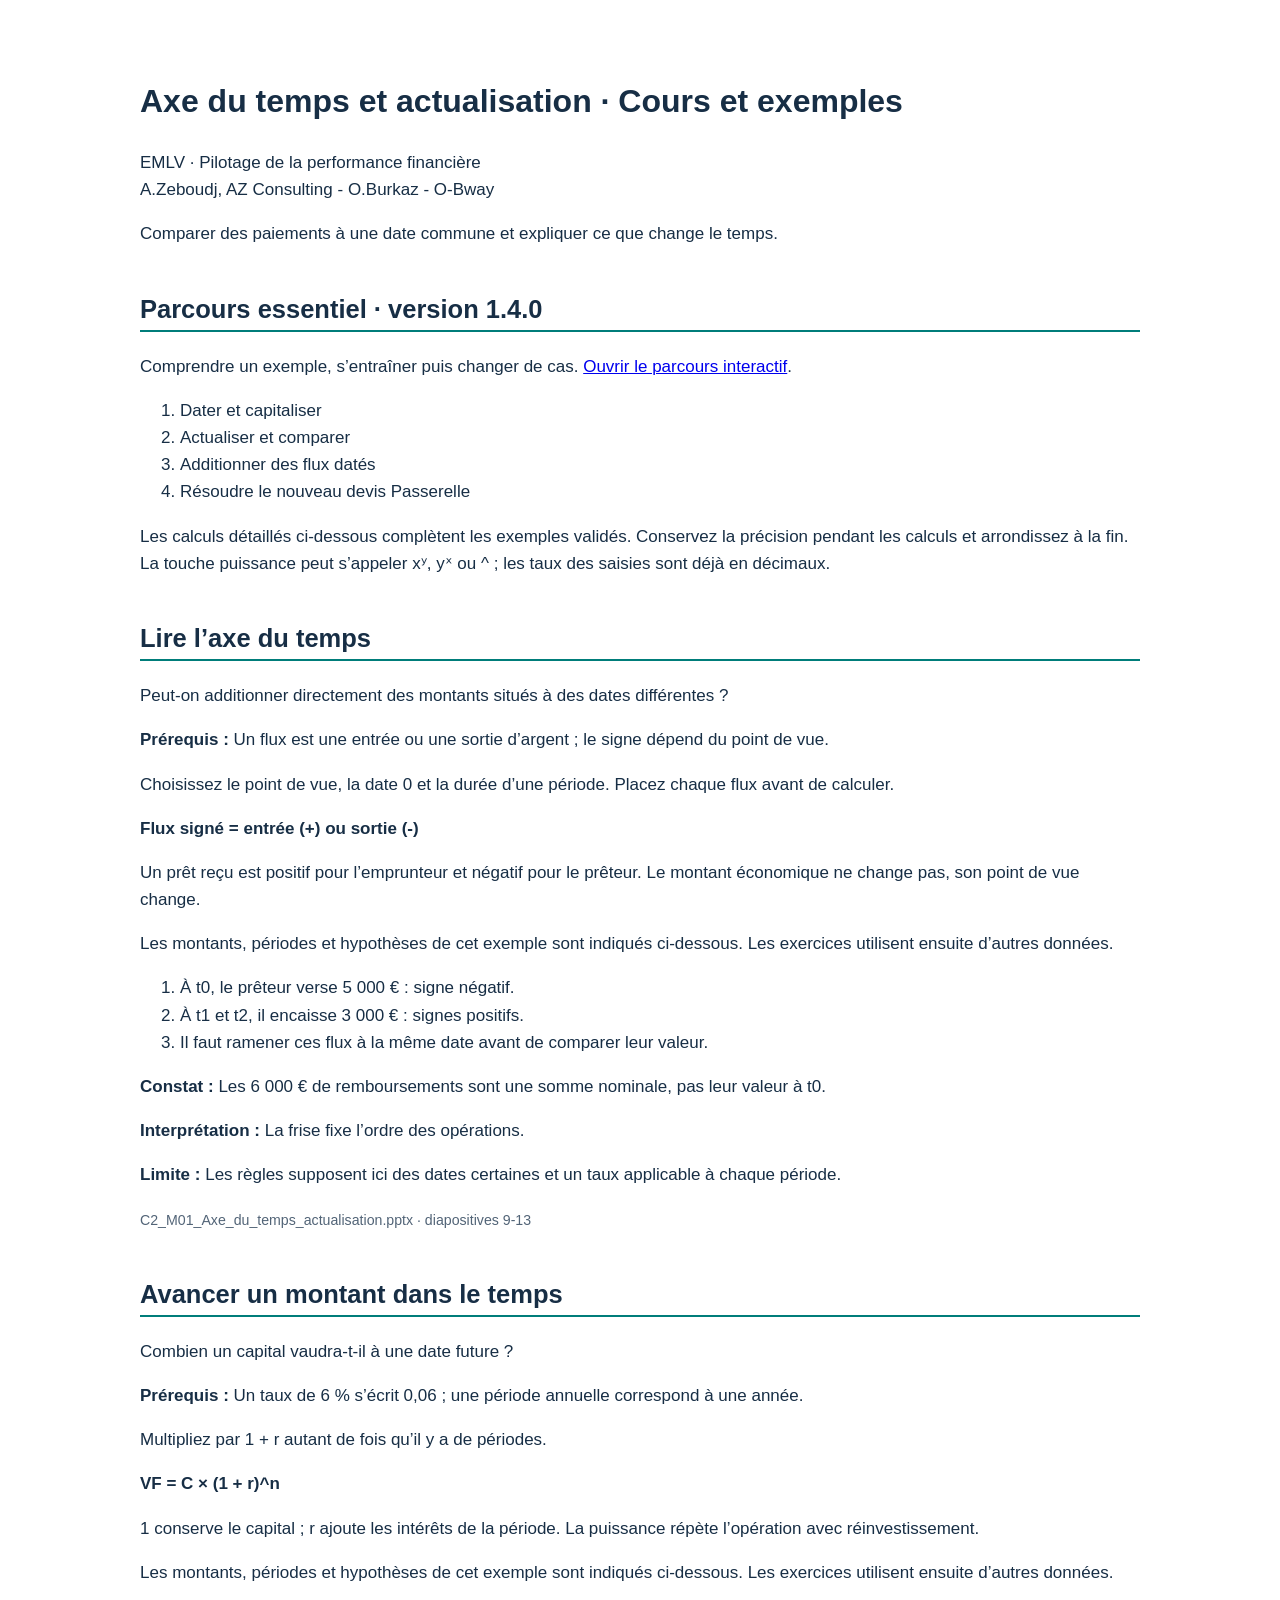
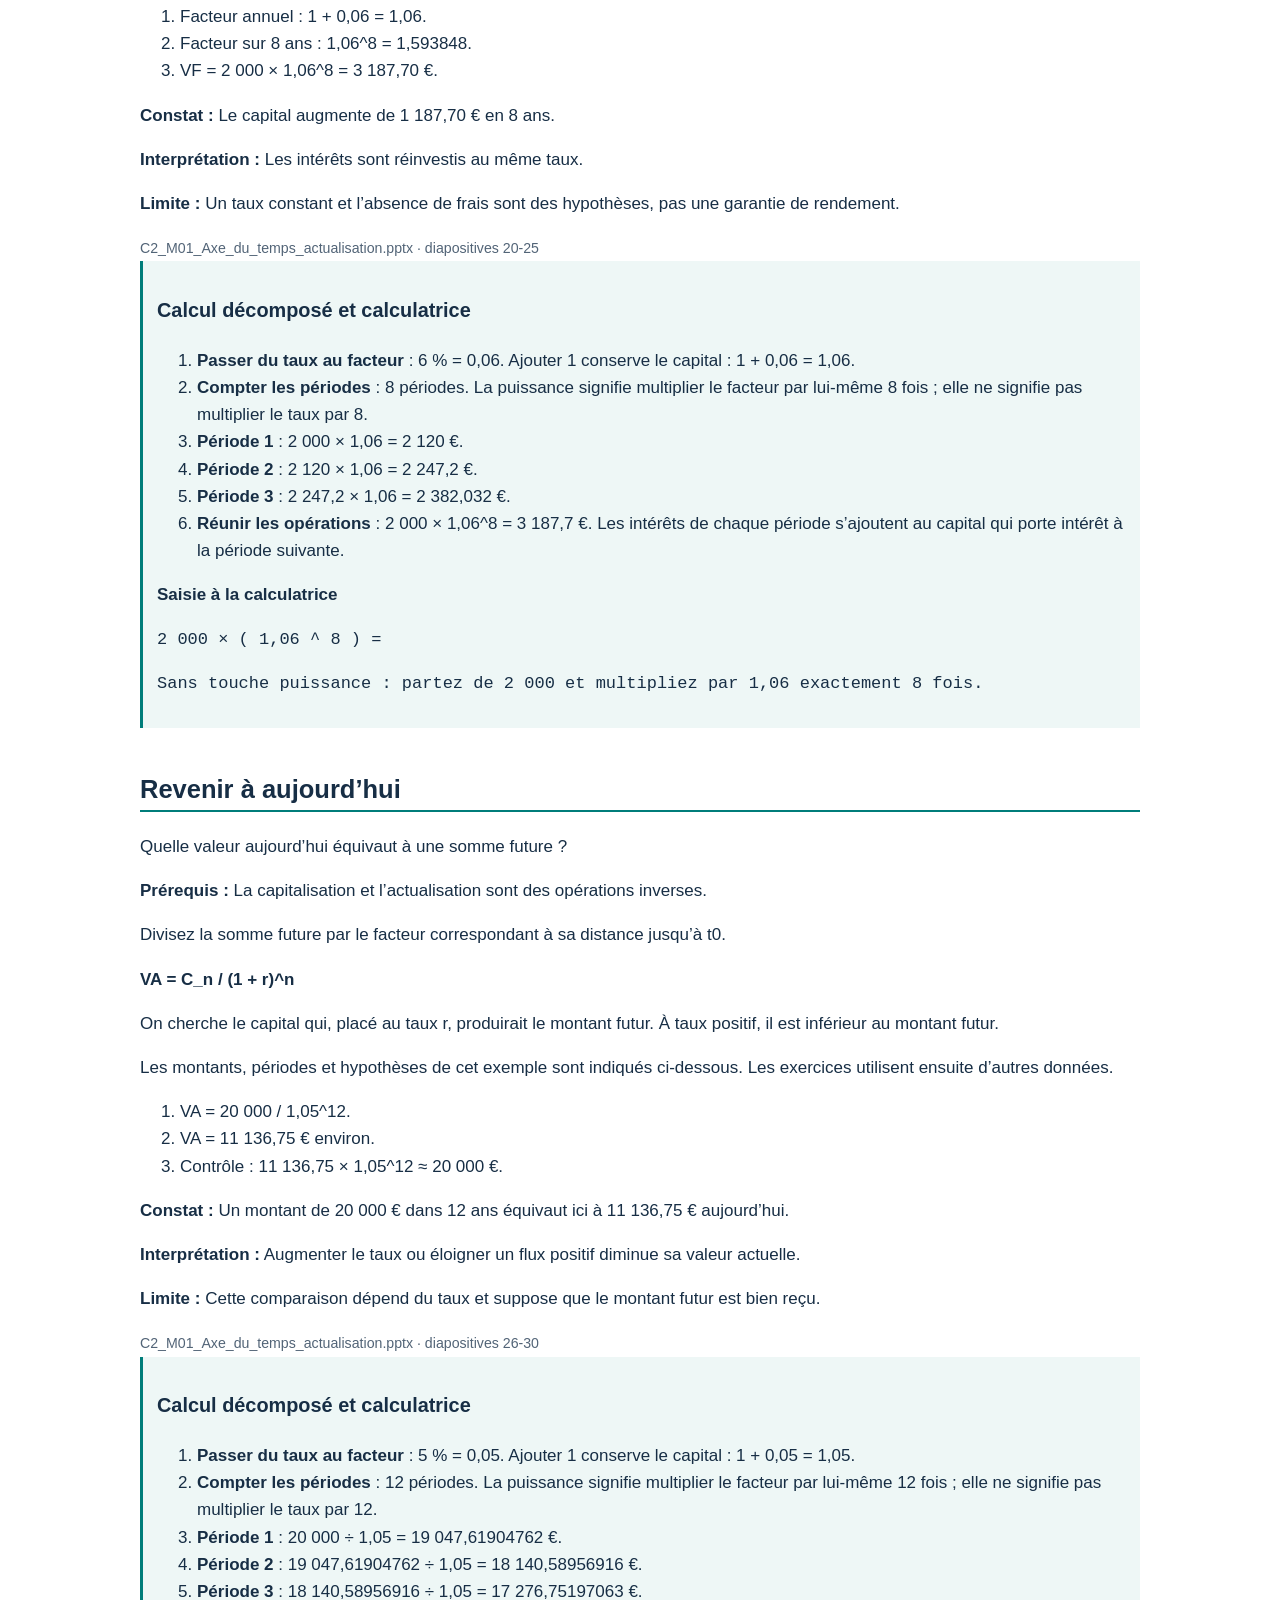
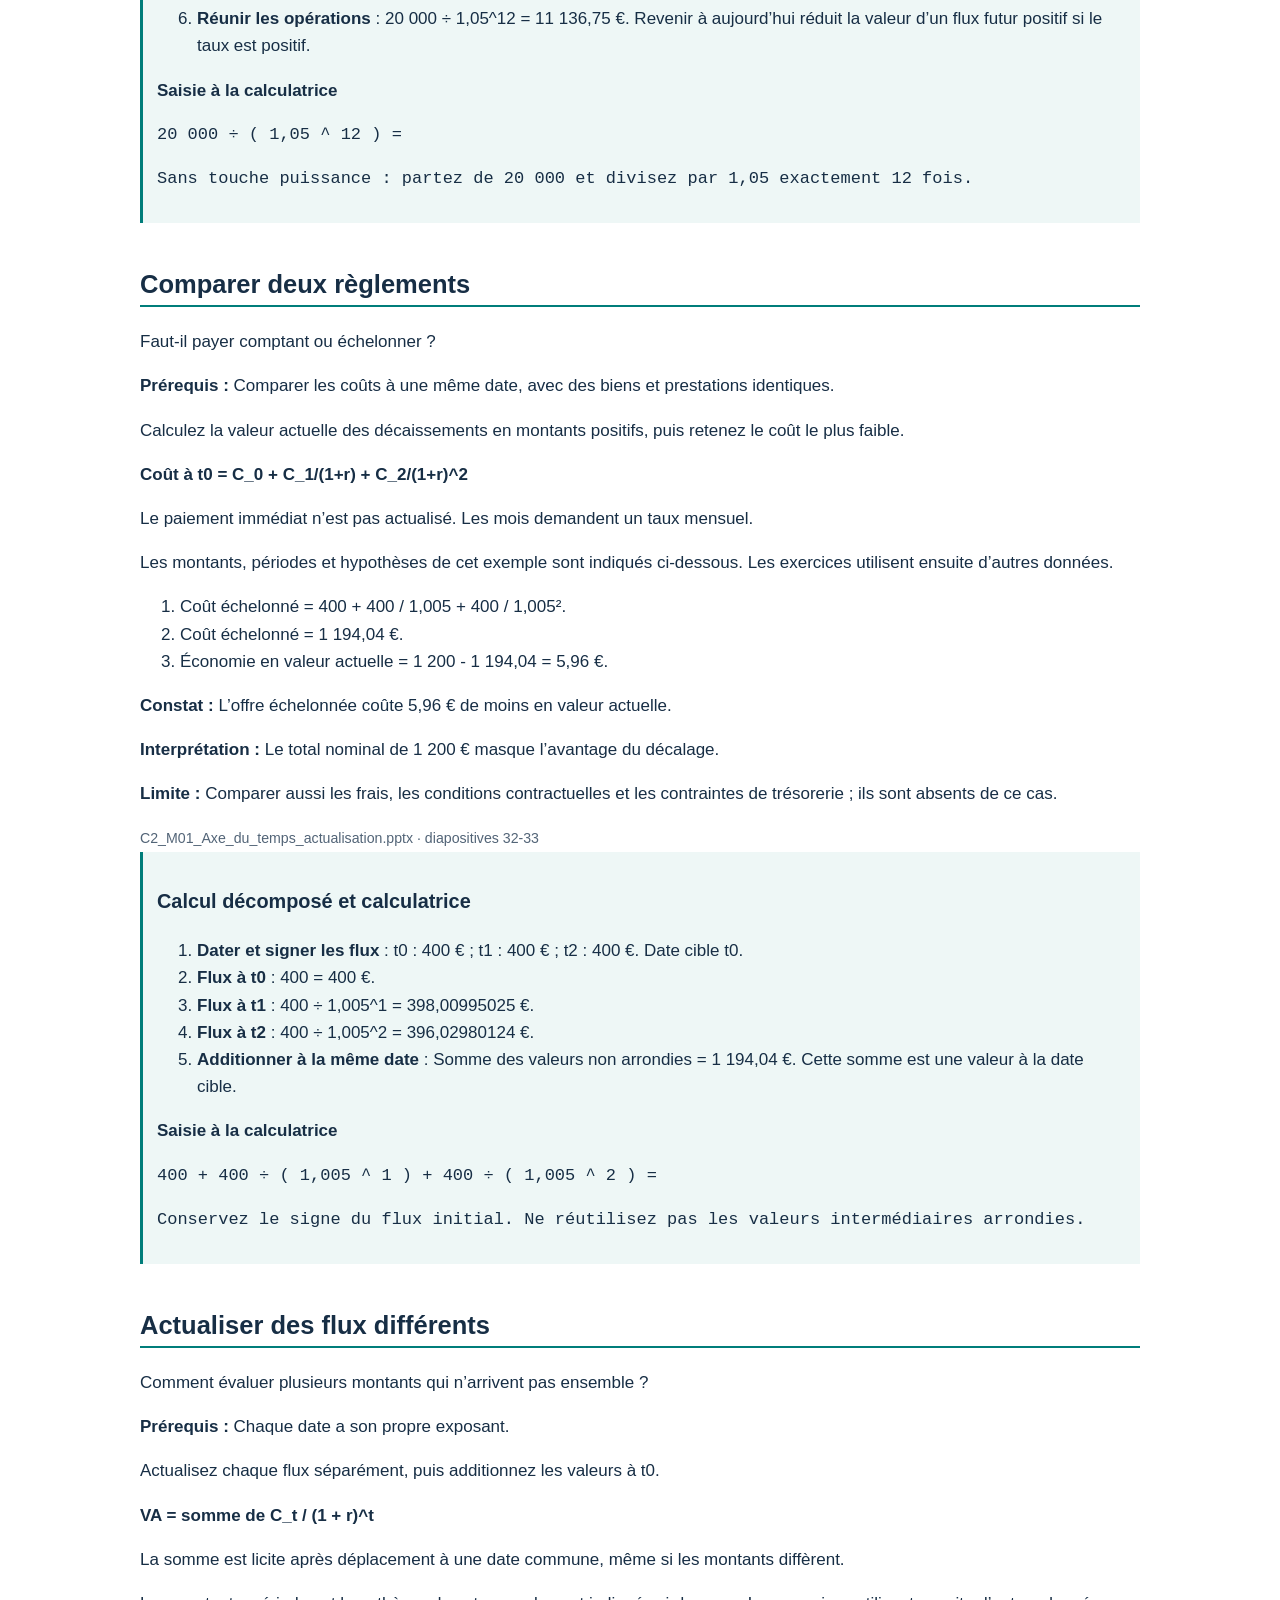
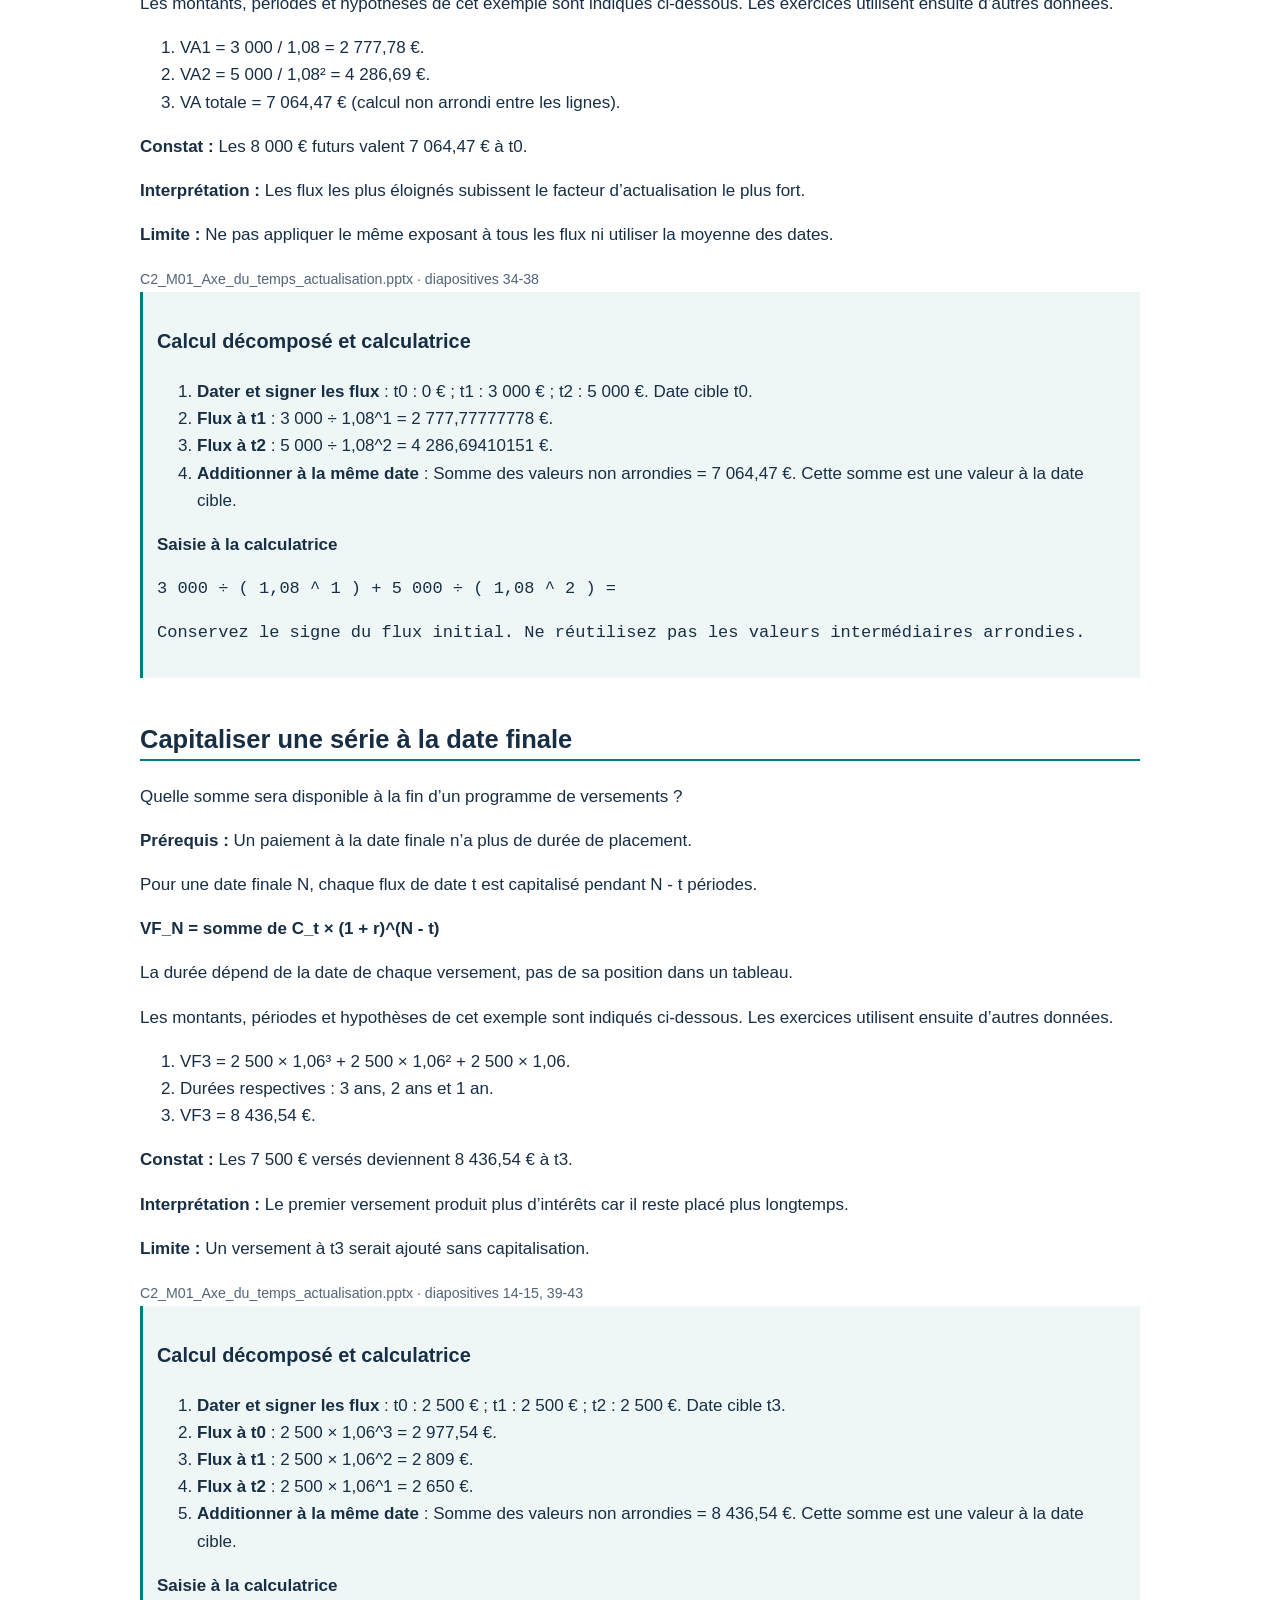
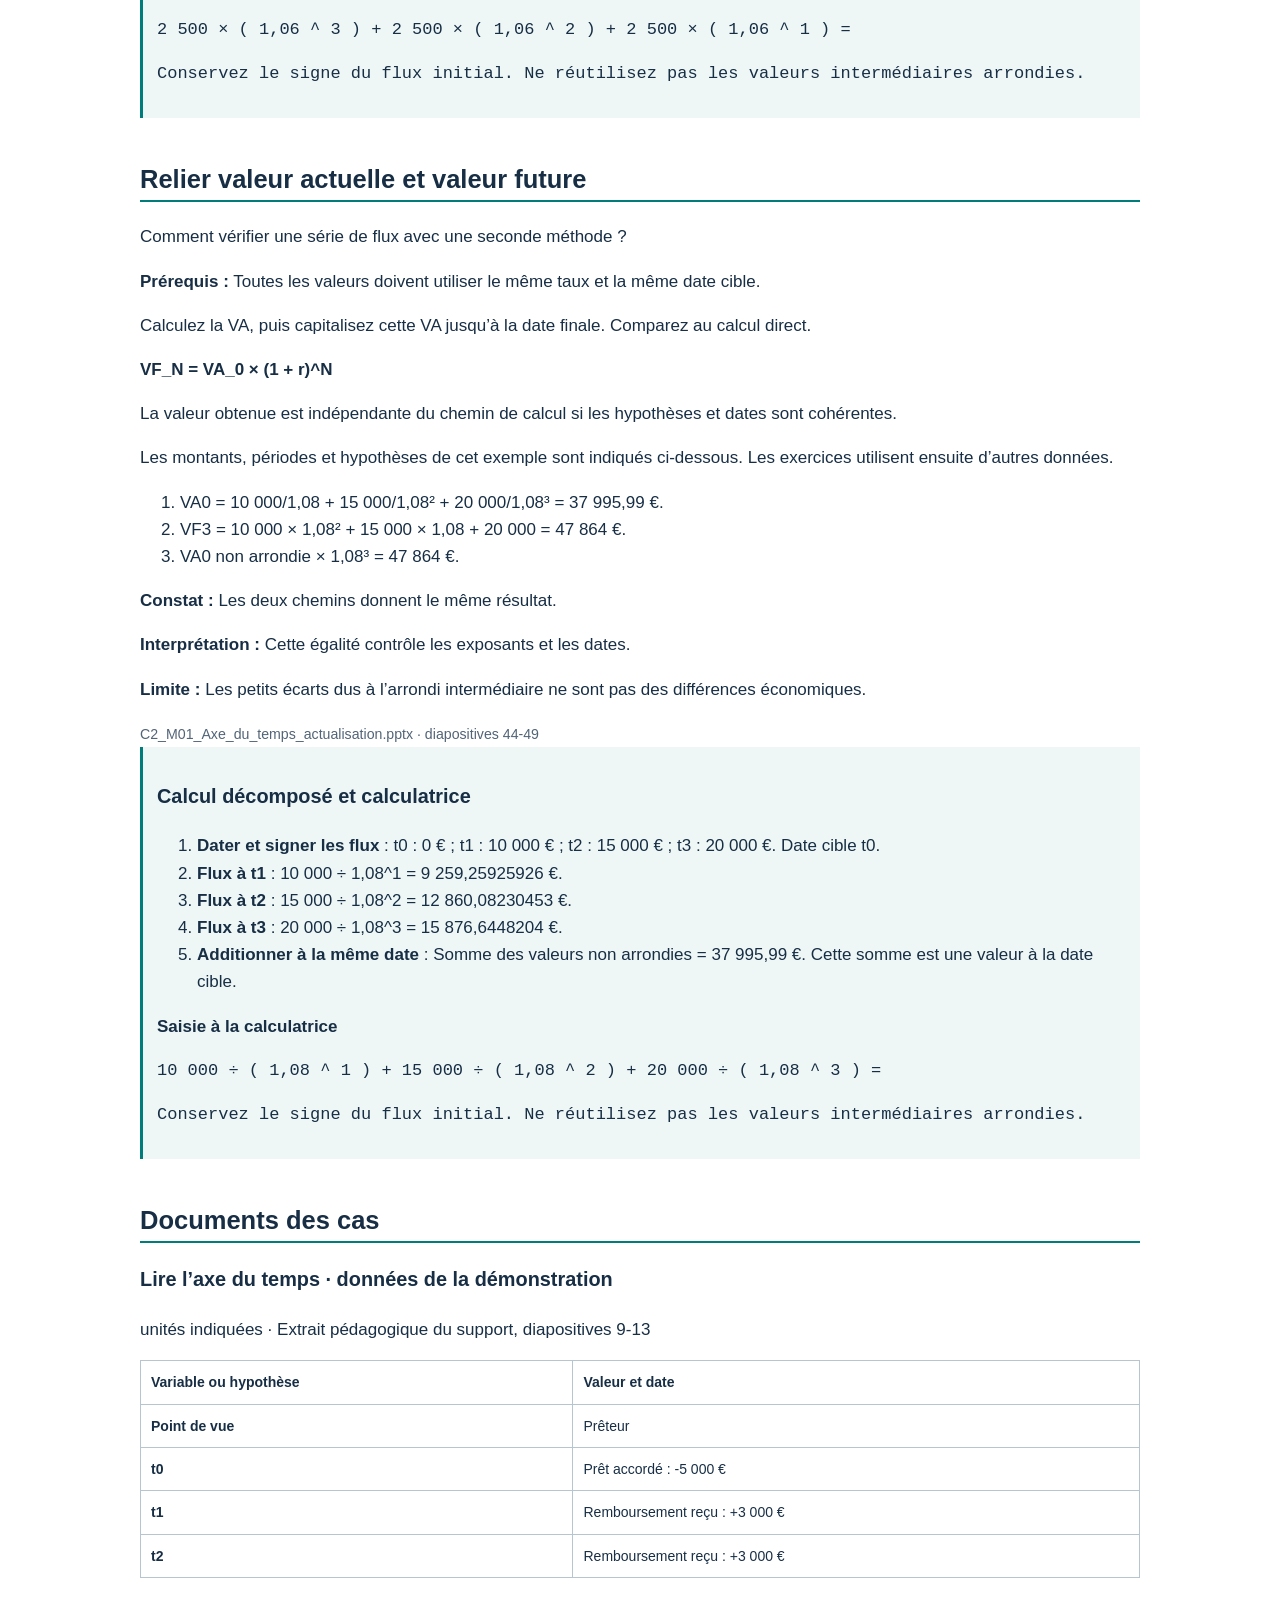
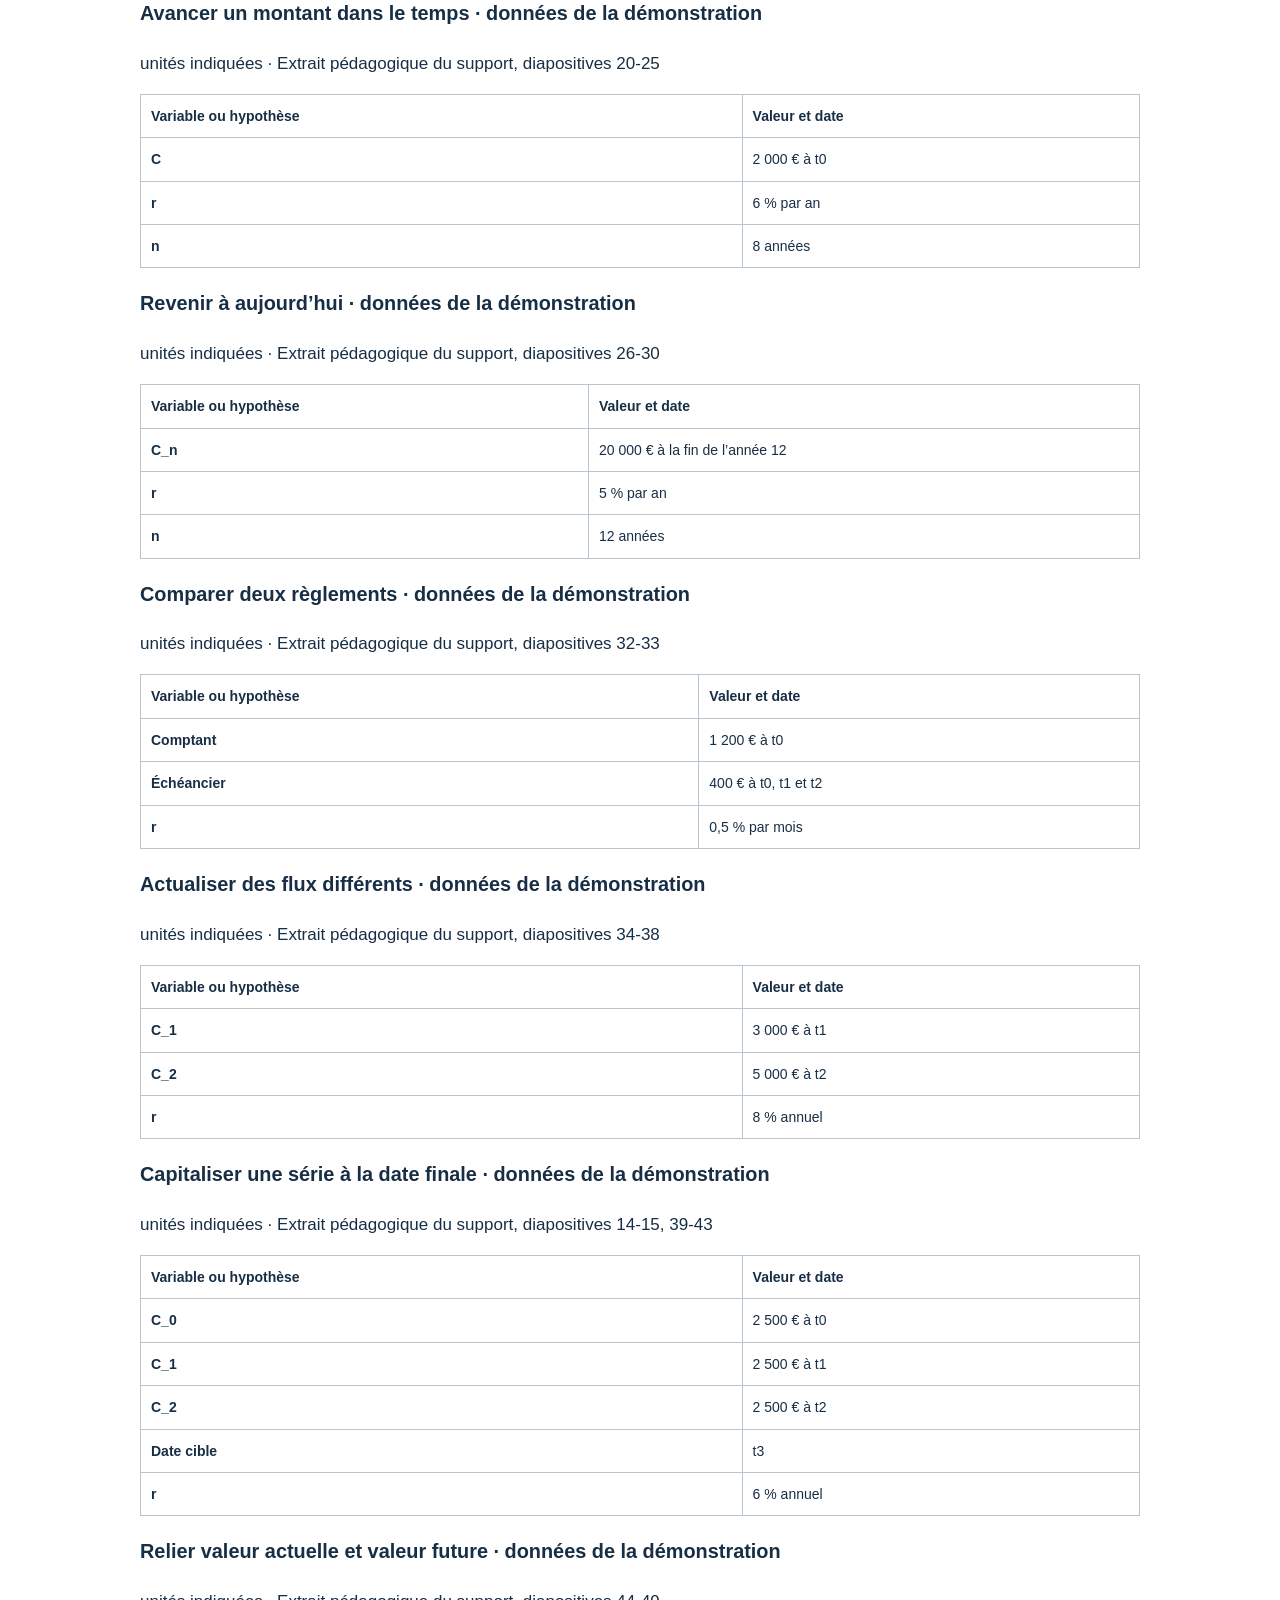
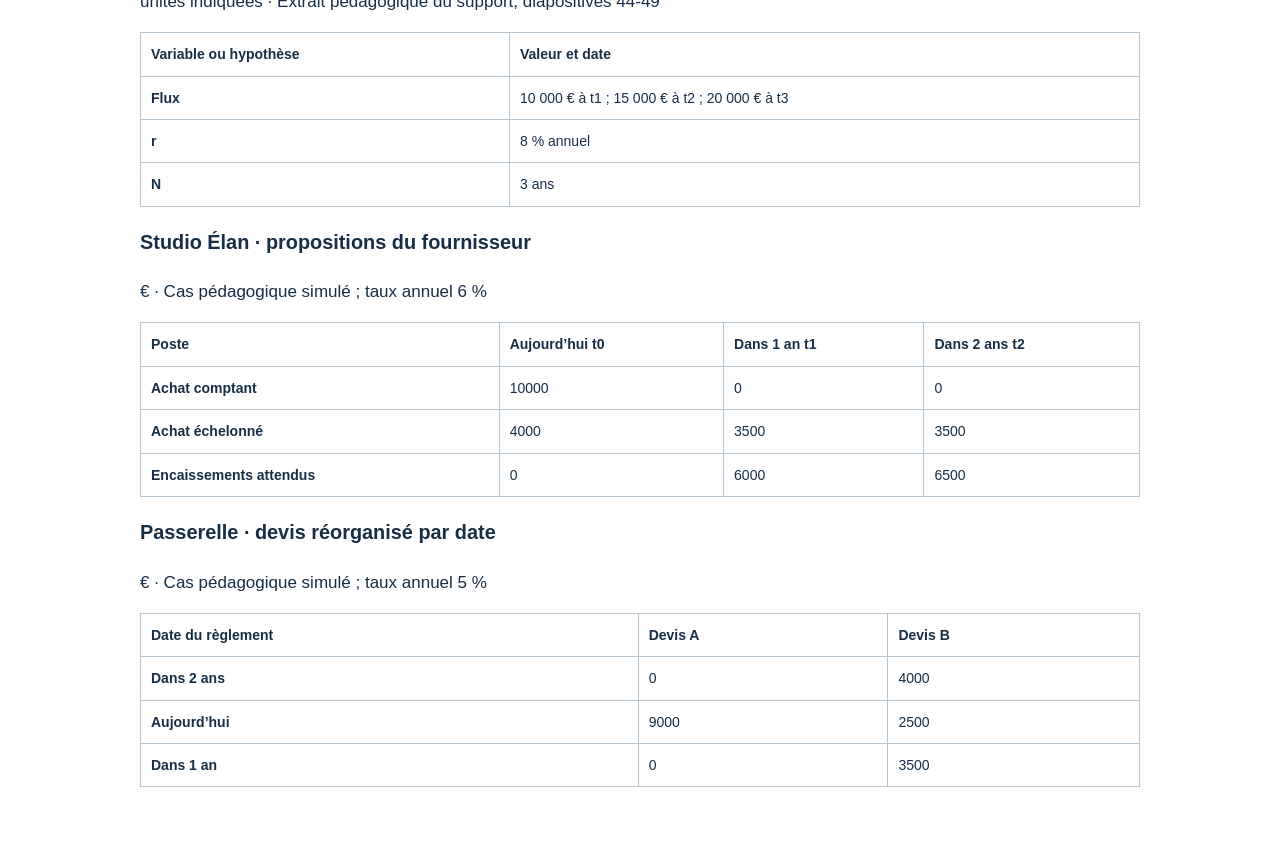
<file: actualisation/Cours_imprimable.html>
<!doctype html><html lang="fr"><meta charset="utf-8"><meta name="viewport" content="width=device-width"><title>Axe du temps et actualisation · Cours et exemples</title><style>body{font:17px/1.6 Arial;color:#172e45;max-width:1000px;margin:35px auto;padding:20px}h1{font-size:32px}h2{border-bottom:2px solid #007d7a;padding-top:20px}table{border-collapse:collapse;width:100%;font-size:14px}td,th{padding:10px;border:1px solid #b6c5d0;text-align:left}small{color:#526477}pre{white-space:pre-wrap}section{break-inside:avoid}@media print{body{font-size:11pt;margin:0}h2{break-before:auto}a{color:inherit}}
.detail-calcul{background:#eef7f6;padding:14px;border-left:3px solid #007d7a}pre{overflow-wrap:anywhere}section{break-inside:auto}li{break-inside:avoid}</style><h1>Axe du temps et actualisation · Cours et exemples</h1><p>EMLV · Pilotage de la performance financière<br>A.Zeboudj, AZ Consulting - O.Burkaz - O-Bway</p><p>Comparer des paiements à une date commune et expliquer ce que change le temps.</p><section><h2>Parcours essentiel · version 1.4.0</h2><p>Comprendre un exemple, s’entraîner puis changer de cas. <a href="index.html#essentiel">Ouvrir le parcours interactif</a>.</p><ol><li>Dater et capitaliser</li><li>Actualiser et comparer</li><li>Additionner des flux datés</li><li>Résoudre le nouveau devis Passerelle</li></ol><p>Les calculs détaillés ci-dessous complètent les exemples validés. Conservez la précision pendant les calculs et arrondissez à la fin. La touche puissance peut s’appeler xʸ, yˣ ou ^ ; les taux des saisies sont déjà en décimaux.</p></section><section><h2 id="temps">Lire l’axe du temps</h2><p>Peut-on additionner directement des montants situés à des dates différentes ?</p><p><b>Prérequis :</b> Un flux est une entrée ou une sortie d’argent ; le signe dépend du point de vue.</p><p>Choisissez le point de vue, la date 0 et la durée d’une période. Placez chaque flux avant de calculer.</p><p><b>Flux signé = entrée (+) ou sortie (-)</b></p><p>Un prêt reçu est positif pour l’emprunteur et négatif pour le prêteur. Le montant économique ne change pas, son point de vue change.</p><p>Les montants, périodes et hypothèses de cet exemple sont indiqués ci-dessous. Les exercices utilisent ensuite d’autres données.</p><ol><li>À t0, le prêteur verse 5 000 € : signe négatif.</li><li>À t1 et t2, il encaisse 3 000 € : signes positifs.</li><li>Il faut ramener ces flux à la même date avant de comparer leur valeur.</li></ol><p><b>Constat :</b> Les 6 000 € de remboursements sont une somme nominale, pas leur valeur à t0.</p><p><b>Interprétation :</b> La frise fixe l’ordre des opérations.</p><p><b>Limite :</b> Les règles supposent ici des dates certaines et un taux applicable à chaque période.</p><small>C2_M01_Axe_du_temps_actualisation.pptx · diapositives 9-13</small></section><section><h2 id="capitaliser">Avancer un montant dans le temps</h2><p>Combien un capital vaudra-t-il à une date future ?</p><p><b>Prérequis :</b> Un taux de 6 % s’écrit 0,06 ; une période annuelle correspond à une année.</p><p>Multipliez par 1 + r autant de fois qu’il y a de périodes.</p><p><b>VF = C × (1 + r)^n</b></p><p>1 conserve le capital ; r ajoute les intérêts de la période. La puissance répète l’opération avec réinvestissement.</p><p>Les montants, périodes et hypothèses de cet exemple sont indiqués ci-dessous. Les exercices utilisent ensuite d’autres données.</p><ol><li>Facteur annuel : 1 + 0,06 = 1,06.</li><li>Facteur sur 8 ans : 1,06^8 = 1,593848.</li><li>VF = 2 000 × 1,06^8 = 3 187,70 €.</li></ol><p><b>Constat :</b> Le capital augmente de 1 187,70 € en 8 ans.</p><p><b>Interprétation :</b> Les intérêts sont réinvestis au même taux.</p><p><b>Limite :</b> Un taux constant et l’absence de frais sont des hypothèses, pas une garantie de rendement.</p><small>C2_M01_Axe_du_temps_actualisation.pptx · diapositives 20-25</small><div class="detail-calcul"><h3>Calcul décomposé et calculatrice</h3><ol><li><b>Passer du taux au facteur</b> : 6 % = 0,06. Ajouter 1 conserve le capital : 1 + 0,06 = 1,06.</li><li><b>Compter les périodes</b> : 8 périodes. La puissance signifie multiplier le facteur par lui-même 8 fois ; elle ne signifie pas multiplier le taux par 8.</li><li><b>Période 1</b> : 2 000 × 1,06 = 2 120 €.</li><li><b>Période 2</b> : 2 120 × 1,06 = 2 247,2 €.</li><li><b>Période 3</b> : 2 247,2 × 1,06 = 2 382,032 €.</li><li><b>Réunir les opérations</b> : 2 000 × 1,06^8 = 3 187,7 €. Les intérêts de chaque période s’ajoutent au capital qui porte intérêt à la période suivante.</li></ol><p><b>Saisie à la calculatrice</b></p><pre>2 000 × ( 1,06 ^ 8 ) =</pre><pre>Sans touche puissance : partez de 2 000 et multipliez par 1,06 exactement 8 fois.</pre></div></section><section><h2 id="actualiser">Revenir à aujourd’hui</h2><p>Quelle valeur aujourd’hui équivaut à une somme future ?</p><p><b>Prérequis :</b> La capitalisation et l’actualisation sont des opérations inverses.</p><p>Divisez la somme future par le facteur correspondant à sa distance jusqu’à t0.</p><p><b>VA = C_n / (1 + r)^n</b></p><p>On cherche le capital qui, placé au taux r, produirait le montant futur. À taux positif, il est inférieur au montant futur.</p><p>Les montants, périodes et hypothèses de cet exemple sont indiqués ci-dessous. Les exercices utilisent ensuite d’autres données.</p><ol><li>VA = 20 000 / 1,05^12.</li><li>VA = 11 136,75 € environ.</li><li>Contrôle : 11 136,75 × 1,05^12 ≈ 20 000 €.</li></ol><p><b>Constat :</b> Un montant de 20 000 € dans 12 ans équivaut ici à 11 136,75 € aujourd’hui.</p><p><b>Interprétation :</b> Augmenter le taux ou éloigner un flux positif diminue sa valeur actuelle.</p><p><b>Limite :</b> Cette comparaison dépend du taux et suppose que le montant futur est bien reçu.</p><small>C2_M01_Axe_du_temps_actualisation.pptx · diapositives 26-30</small><div class="detail-calcul"><h3>Calcul décomposé et calculatrice</h3><ol><li><b>Passer du taux au facteur</b> : 5 % = 0,05. Ajouter 1 conserve le capital : 1 + 0,05 = 1,05.</li><li><b>Compter les périodes</b> : 12 périodes. La puissance signifie multiplier le facteur par lui-même 12 fois ; elle ne signifie pas multiplier le taux par 12.</li><li><b>Période 1</b> : 20 000 ÷ 1,05 = 19 047,61904762 €.</li><li><b>Période 2</b> : 19 047,61904762 ÷ 1,05 = 18 140,58956916 €.</li><li><b>Période 3</b> : 18 140,58956916 ÷ 1,05 = 17 276,75197063 €.</li><li><b>Réunir les opérations</b> : 20 000 ÷ 1,05^12 = 11 136,75 €. Revenir à aujourd’hui réduit la valeur d’un flux futur positif si le taux est positif.</li></ol><p><b>Saisie à la calculatrice</b></p><pre>20 000 ÷ ( 1,05 ^ 12 ) =</pre><pre>Sans touche puissance : partez de 20 000 et divisez par 1,05 exactement 12 fois.</pre></div></section><section><h2 id="comparer">Comparer deux règlements</h2><p>Faut-il payer comptant ou échelonner ?</p><p><b>Prérequis :</b> Comparer les coûts à une même date, avec des biens et prestations identiques.</p><p>Calculez la valeur actuelle des décaissements en montants positifs, puis retenez le coût le plus faible.</p><p><b>Coût à t0 = C_0 + C_1/(1+r) + C_2/(1+r)^2</b></p><p>Le paiement immédiat n’est pas actualisé. Les mois demandent un taux mensuel.</p><p>Les montants, périodes et hypothèses de cet exemple sont indiqués ci-dessous. Les exercices utilisent ensuite d’autres données.</p><ol><li>Coût échelonné = 400 + 400 / 1,005 + 400 / 1,005².</li><li>Coût échelonné = 1 194,04 €.</li><li>Économie en valeur actuelle = 1 200 - 1 194,04 = 5,96 €.</li></ol><p><b>Constat :</b> L’offre échelonnée coûte 5,96 € de moins en valeur actuelle.</p><p><b>Interprétation :</b> Le total nominal de 1 200 € masque l’avantage du décalage.</p><p><b>Limite :</b> Comparer aussi les frais, les conditions contractuelles et les contraintes de trésorerie ; ils sont absents de ce cas.</p><small>C2_M01_Axe_du_temps_actualisation.pptx · diapositives 32-33</small><div class="detail-calcul"><h3>Calcul décomposé et calculatrice</h3><ol><li><b>Dater et signer les flux</b> : t0 : 400 € ; t1 : 400 € ; t2 : 400 €. Date cible t0.</li><li><b>Flux à t0</b> : 400 = 400 €.</li><li><b>Flux à t1</b> : 400 ÷ 1,005^1 = 398,00995025 €.</li><li><b>Flux à t2</b> : 400 ÷ 1,005^2 = 396,02980124 €.</li><li><b>Additionner à la même date</b> : Somme des valeurs non arrondies = 1 194,04 €. Cette somme est une valeur à la date cible.</li></ol><p><b>Saisie à la calculatrice</b></p><pre>400 + 400 ÷ ( 1,005 ^ 1 ) + 400 ÷ ( 1,005 ^ 2 ) =</pre><pre>Conservez le signe du flux initial. Ne réutilisez pas les valeurs intermédiaires arrondies.</pre></div></section><section><h2 id="serie">Actualiser des flux différents</h2><p>Comment évaluer plusieurs montants qui n’arrivent pas ensemble ?</p><p><b>Prérequis :</b> Chaque date a son propre exposant.</p><p>Actualisez chaque flux séparément, puis additionnez les valeurs à t0.</p><p><b>VA = somme de C_t / (1 + r)^t</b></p><p>La somme est licite après déplacement à une date commune, même si les montants diffèrent.</p><p>Les montants, périodes et hypothèses de cet exemple sont indiqués ci-dessous. Les exercices utilisent ensuite d’autres données.</p><ol><li>VA1 = 3 000 / 1,08 = 2 777,78 €.</li><li>VA2 = 5 000 / 1,08² = 4 286,69 €.</li><li>VA totale = 7 064,47 € (calcul non arrondi entre les lignes).</li></ol><p><b>Constat :</b> Les 8 000 € futurs valent 7 064,47 € à t0.</p><p><b>Interprétation :</b> Les flux les plus éloignés subissent le facteur d’actualisation le plus fort.</p><p><b>Limite :</b> Ne pas appliquer le même exposant à tous les flux ni utiliser la moyenne des dates.</p><small>C2_M01_Axe_du_temps_actualisation.pptx · diapositives 34-38</small><div class="detail-calcul"><h3>Calcul décomposé et calculatrice</h3><ol><li><b>Dater et signer les flux</b> : t0 : 0 € ; t1 : 3 000 € ; t2 : 5 000 €. Date cible t0.</li><li><b>Flux à t1</b> : 3 000 ÷ 1,08^1 = 2 777,77777778 €.</li><li><b>Flux à t2</b> : 5 000 ÷ 1,08^2 = 4 286,69410151 €.</li><li><b>Additionner à la même date</b> : Somme des valeurs non arrondies = 7 064,47 €. Cette somme est une valeur à la date cible.</li></ol><p><b>Saisie à la calculatrice</b></p><pre>3 000 ÷ ( 1,08 ^ 1 ) + 5 000 ÷ ( 1,08 ^ 2 ) =</pre><pre>Conservez le signe du flux initial. Ne réutilisez pas les valeurs intermédiaires arrondies.</pre></div></section><section><h2 id="serie-future">Capitaliser une série à la date finale</h2><p>Quelle somme sera disponible à la fin d’un programme de versements ?</p><p><b>Prérequis :</b> Un paiement à la date finale n’a plus de durée de placement.</p><p>Pour une date finale N, chaque flux de date t est capitalisé pendant N - t périodes.</p><p><b>VF_N = somme de C_t × (1 + r)^(N - t)</b></p><p>La durée dépend de la date de chaque versement, pas de sa position dans un tableau.</p><p>Les montants, périodes et hypothèses de cet exemple sont indiqués ci-dessous. Les exercices utilisent ensuite d’autres données.</p><ol><li>VF3 = 2 500 × 1,06³ + 2 500 × 1,06² + 2 500 × 1,06.</li><li>Durées respectives : 3 ans, 2 ans et 1 an.</li><li>VF3 = 8 436,54 €.</li></ol><p><b>Constat :</b> Les 7 500 € versés deviennent 8 436,54 € à t3.</p><p><b>Interprétation :</b> Le premier versement produit plus d’intérêts car il reste placé plus longtemps.</p><p><b>Limite :</b> Un versement à t3 serait ajouté sans capitalisation.</p><small>C2_M01_Axe_du_temps_actualisation.pptx · diapositives 14-15, 39-43</small><div class="detail-calcul"><h3>Calcul décomposé et calculatrice</h3><ol><li><b>Dater et signer les flux</b> : t0 : 2 500 € ; t1 : 2 500 € ; t2 : 2 500 €. Date cible t3.</li><li><b>Flux à t0</b> : 2 500 × 1,06^3 = 2 977,54 €.</li><li><b>Flux à t1</b> : 2 500 × 1,06^2 = 2 809 €.</li><li><b>Flux à t2</b> : 2 500 × 1,06^1 = 2 650 €.</li><li><b>Additionner à la même date</b> : Somme des valeurs non arrondies = 8 436,54 €. Cette somme est une valeur à la date cible.</li></ol><p><b>Saisie à la calculatrice</b></p><pre>2 500 × ( 1,06 ^ 3 ) + 2 500 × ( 1,06 ^ 2 ) + 2 500 × ( 1,06 ^ 1 ) =</pre><pre>Conservez le signe du flux initial. Ne réutilisez pas les valeurs intermédiaires arrondies.</pre></div></section><section><h2 id="synthese">Relier valeur actuelle et valeur future</h2><p>Comment vérifier une série de flux avec une seconde méthode ?</p><p><b>Prérequis :</b> Toutes les valeurs doivent utiliser le même taux et la même date cible.</p><p>Calculez la VA, puis capitalisez cette VA jusqu’à la date finale. Comparez au calcul direct.</p><p><b>VF_N = VA_0 × (1 + r)^N</b></p><p>La valeur obtenue est indépendante du chemin de calcul si les hypothèses et dates sont cohérentes.</p><p>Les montants, périodes et hypothèses de cet exemple sont indiqués ci-dessous. Les exercices utilisent ensuite d’autres données.</p><ol><li>VA0 = 10 000/1,08 + 15 000/1,08² + 20 000/1,08³ = 37 995,99 €.</li><li>VF3 = 10 000 × 1,08² + 15 000 × 1,08 + 20 000 = 47 864 €.</li><li>VA0 non arrondie × 1,08³ = 47 864 €.</li></ol><p><b>Constat :</b> Les deux chemins donnent le même résultat.</p><p><b>Interprétation :</b> Cette égalité contrôle les exposants et les dates.</p><p><b>Limite :</b> Les petits écarts dus à l’arrondi intermédiaire ne sont pas des différences économiques.</p><small>C2_M01_Axe_du_temps_actualisation.pptx · diapositives 44-49</small><div class="detail-calcul"><h3>Calcul décomposé et calculatrice</h3><ol><li><b>Dater et signer les flux</b> : t0 : 0 € ; t1 : 10 000 € ; t2 : 15 000 € ; t3 : 20 000 €. Date cible t0.</li><li><b>Flux à t1</b> : 10 000 ÷ 1,08^1 = 9 259,25925926 €.</li><li><b>Flux à t2</b> : 15 000 ÷ 1,08^2 = 12 860,08230453 €.</li><li><b>Flux à t3</b> : 20 000 ÷ 1,08^3 = 15 876,6448204 €.</li><li><b>Additionner à la même date</b> : Somme des valeurs non arrondies = 37 995,99 €. Cette somme est une valeur à la date cible.</li></ol><p><b>Saisie à la calculatrice</b></p><pre>10 000 ÷ ( 1,08 ^ 1 ) + 15 000 ÷ ( 1,08 ^ 2 ) + 20 000 ÷ ( 1,08 ^ 3 ) =</pre><pre>Conservez le signe du flux initial. Ne réutilisez pas les valeurs intermédiaires arrondies.</pre></div></section><h2>Documents des cas</h2><section><h3>Lire l’axe du temps · données de la démonstration</h3><p>unités indiquées · Extrait pédagogique du support, diapositives 9-13</p><table><thead><tr><th>Variable ou hypothèse</th><th>Valeur et date</th></tr></thead><tbody><tr><th>Point de vue</th><td>Prêteur</td></tr><tr><th>t0</th><td>Prêt accordé : -5 000 €</td></tr><tr><th>t1</th><td>Remboursement reçu : +3 000 €</td></tr><tr><th>t2</th><td>Remboursement reçu : +3 000 €</td></tr></tbody></table></section><section><h3>Avancer un montant dans le temps · données de la démonstration</h3><p>unités indiquées · Extrait pédagogique du support, diapositives 20-25</p><table><thead><tr><th>Variable ou hypothèse</th><th>Valeur et date</th></tr></thead><tbody><tr><th>C</th><td>2 000 € à t0</td></tr><tr><th>r</th><td>6 % par an</td></tr><tr><th>n</th><td>8 années</td></tr></tbody></table></section><section><h3>Revenir à aujourd’hui · données de la démonstration</h3><p>unités indiquées · Extrait pédagogique du support, diapositives 26-30</p><table><thead><tr><th>Variable ou hypothèse</th><th>Valeur et date</th></tr></thead><tbody><tr><th>C_n</th><td>20 000 € à la fin de l’année 12</td></tr><tr><th>r</th><td>5 % par an</td></tr><tr><th>n</th><td>12 années</td></tr></tbody></table></section><section><h3>Comparer deux règlements · données de la démonstration</h3><p>unités indiquées · Extrait pédagogique du support, diapositives 32-33</p><table><thead><tr><th>Variable ou hypothèse</th><th>Valeur et date</th></tr></thead><tbody><tr><th>Comptant</th><td>1 200 € à t0</td></tr><tr><th>Échéancier</th><td>400 € à t0, t1 et t2</td></tr><tr><th>r</th><td>0,5 % par mois</td></tr></tbody></table></section><section><h3>Actualiser des flux différents · données de la démonstration</h3><p>unités indiquées · Extrait pédagogique du support, diapositives 34-38</p><table><thead><tr><th>Variable ou hypothèse</th><th>Valeur et date</th></tr></thead><tbody><tr><th>C_1</th><td>3 000 € à t1</td></tr><tr><th>C_2</th><td>5 000 € à t2</td></tr><tr><th>r</th><td>8 % annuel</td></tr></tbody></table></section><section><h3>Capitaliser une série à la date finale · données de la démonstration</h3><p>unités indiquées · Extrait pédagogique du support, diapositives 14-15, 39-43</p><table><thead><tr><th>Variable ou hypothèse</th><th>Valeur et date</th></tr></thead><tbody><tr><th>C_0</th><td>2 500 € à t0</td></tr><tr><th>C_1</th><td>2 500 € à t1</td></tr><tr><th>C_2</th><td>2 500 € à t2</td></tr><tr><th>Date cible</th><td>t3</td></tr><tr><th>r</th><td>6 % annuel</td></tr></tbody></table></section><section><h3>Relier valeur actuelle et valeur future · données de la démonstration</h3><p>unités indiquées · Extrait pédagogique du support, diapositives 44-49</p><table><thead><tr><th>Variable ou hypothèse</th><th>Valeur et date</th></tr></thead><tbody><tr><th>Flux</th><td>10 000 € à t1 ; 15 000 € à t2 ; 20 000 € à t3</td></tr><tr><th>r</th><td>8 % annuel</td></tr><tr><th>N</th><td>3 ans</td></tr></tbody></table></section><section><h3>Studio Élan · propositions du fournisseur</h3><p>€ · Cas pédagogique simulé ; taux annuel 6 %</p><table><thead><tr><th>Poste</th><th>Aujourd’hui t0</th><th>Dans 1 an t1</th><th>Dans 2 ans t2</th></tr></thead><tbody><tr><th>Achat comptant</th><td>10000</td><td>0</td><td>0</td></tr><tr><th>Achat échelonné</th><td>4000</td><td>3500</td><td>3500</td></tr><tr><th>Encaissements attendus</th><td>0</td><td>6000</td><td>6500</td></tr></tbody></table></section><section><h3>Passerelle · devis réorganisé par date</h3><p>€ · Cas pédagogique simulé ; taux annuel 5 %</p><table><thead><tr><th>Date du règlement</th><th>Devis A</th><th>Devis B</th></tr></thead><tbody><tr><th>Dans 2 ans</th><td>0</td><td>4000</td></tr><tr><th>Aujourd’hui</th><td>9000</td><td>2500</td></tr><tr><th>Dans 1 an</th><td>0</td><td>3500</td></tr></tbody></table></section></html>
</file>
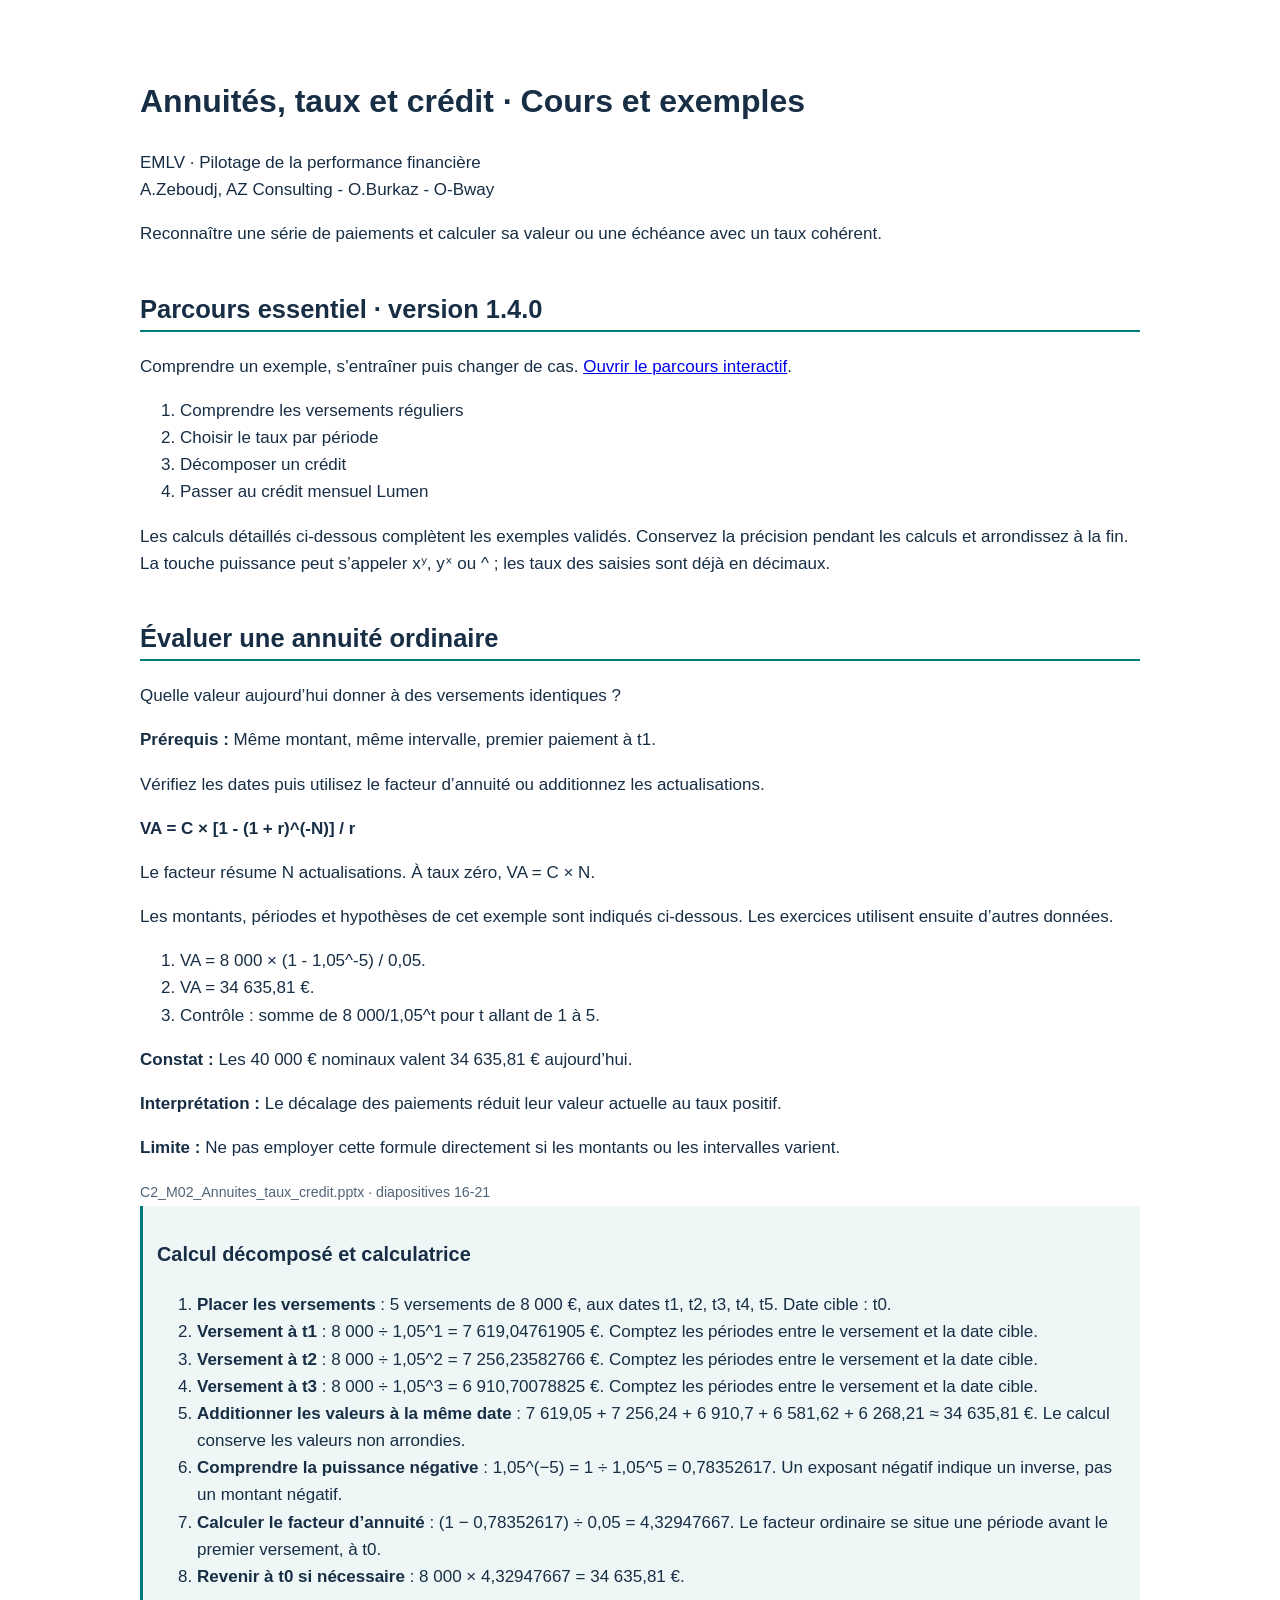
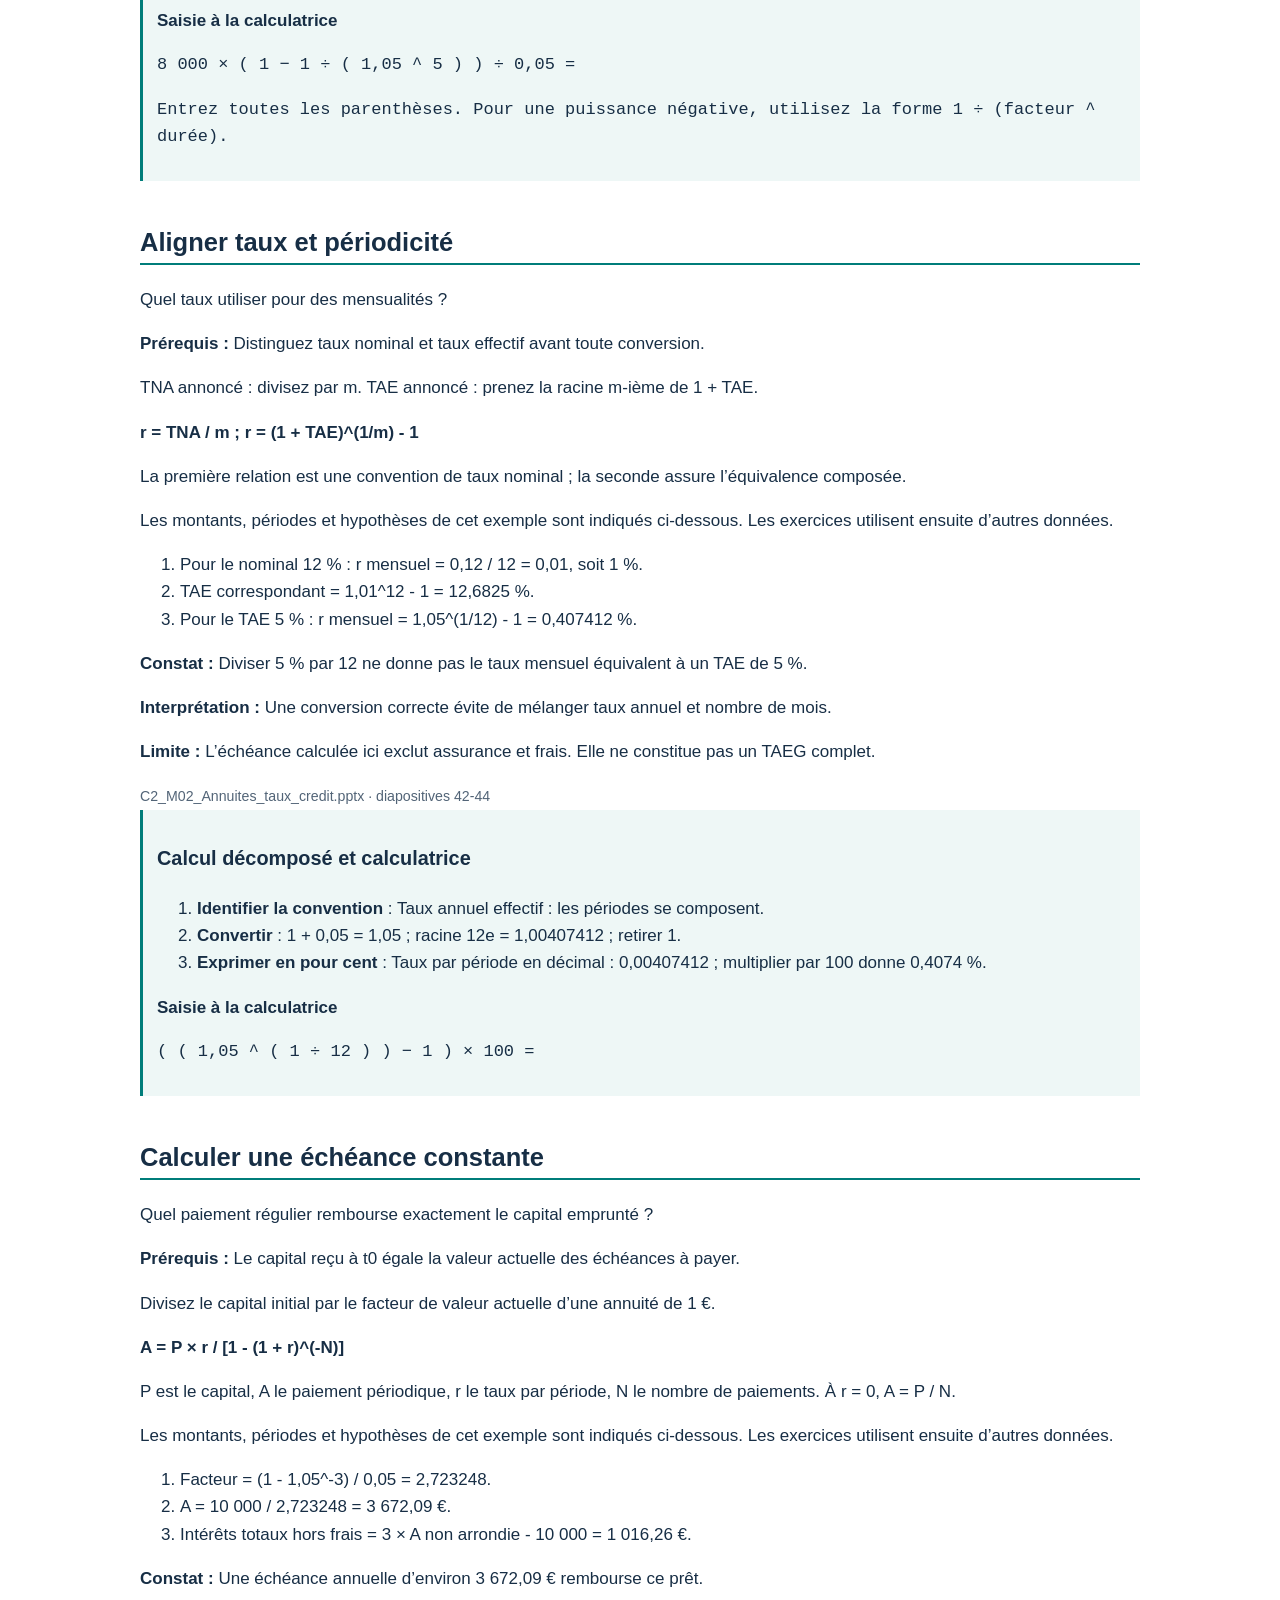
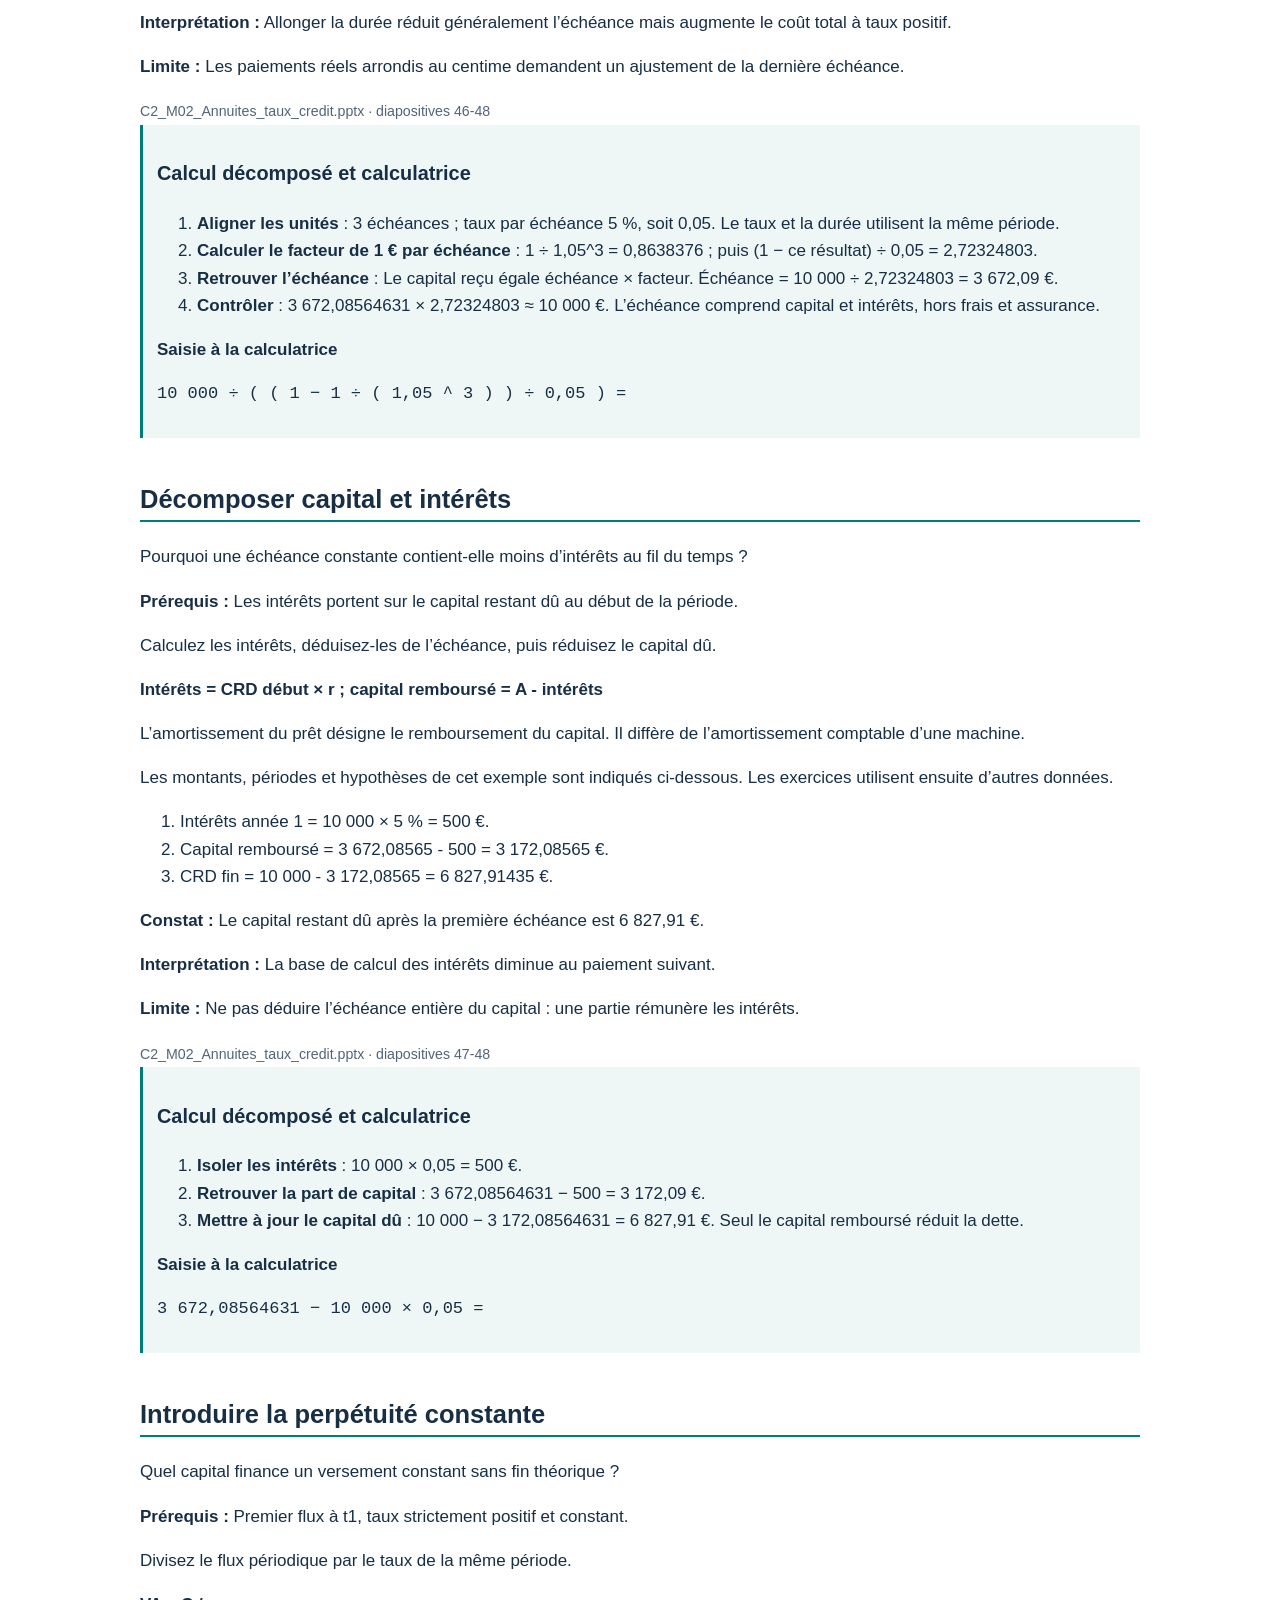
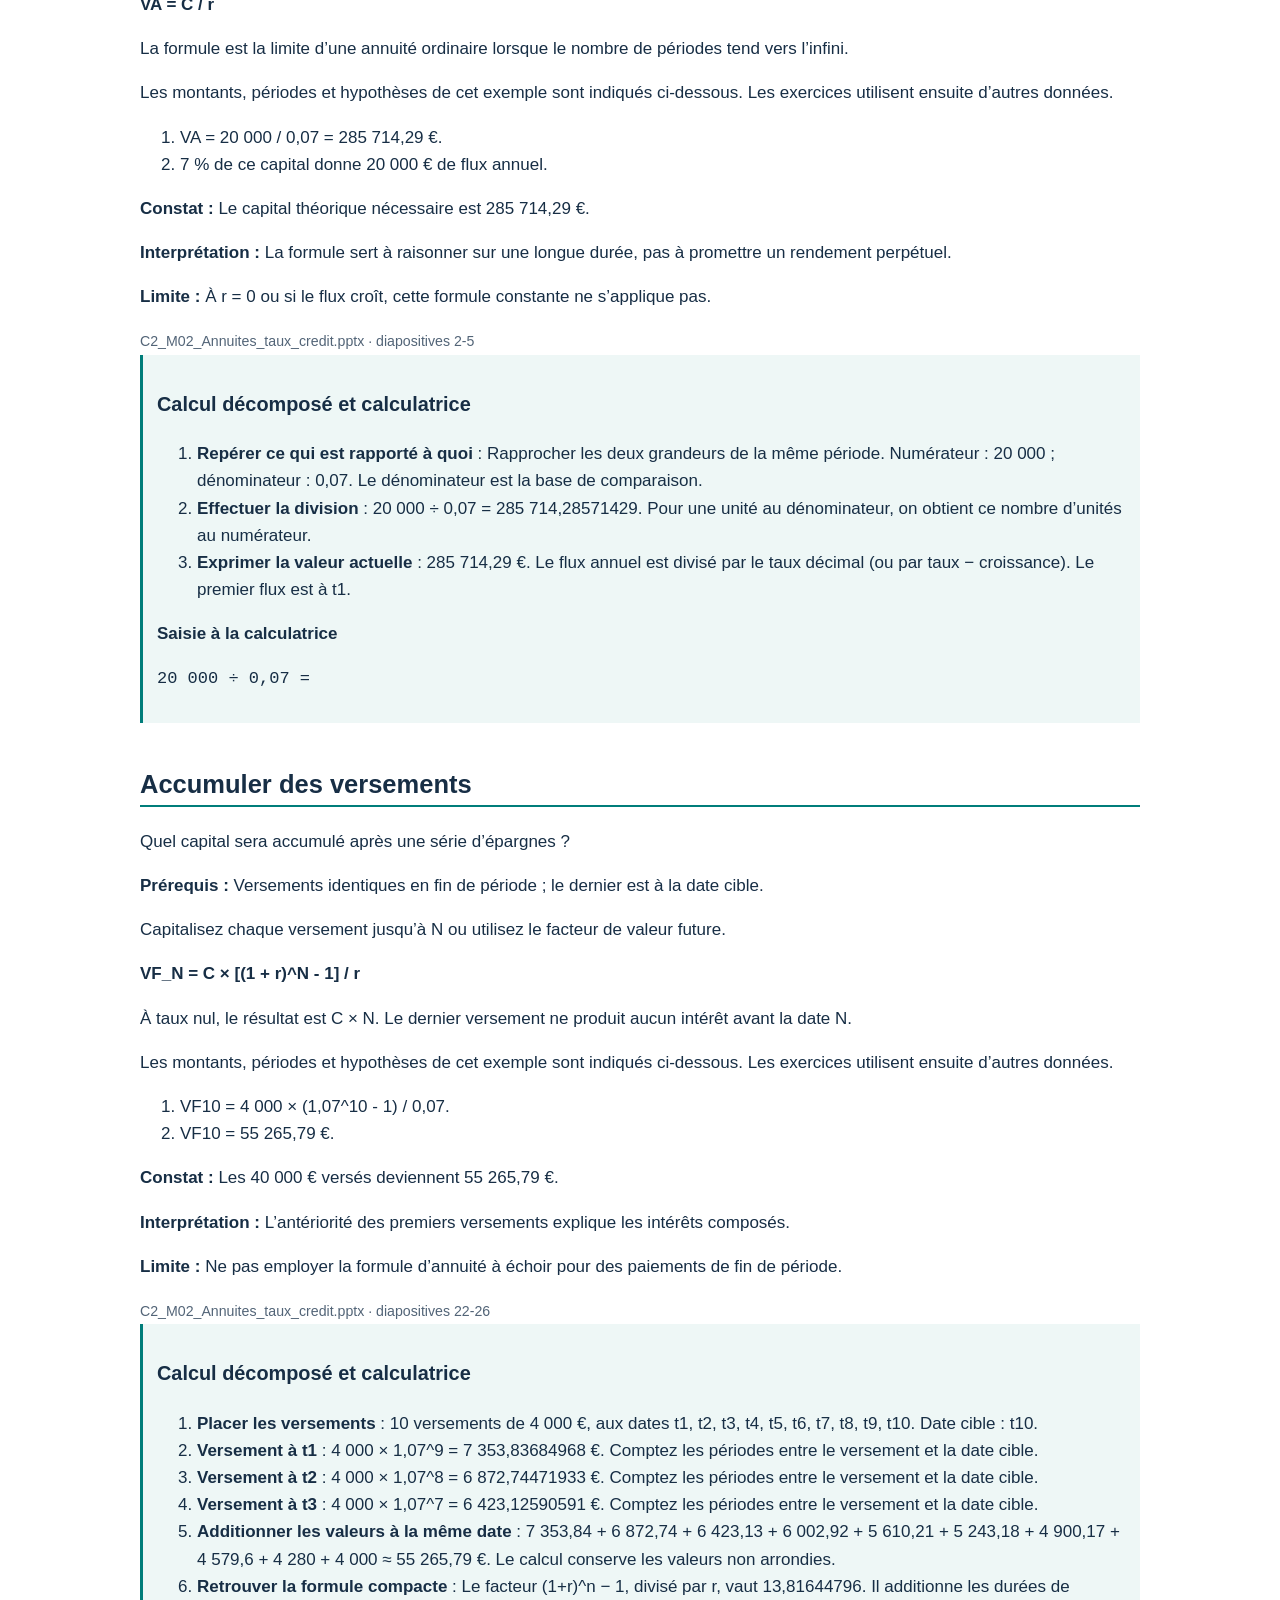
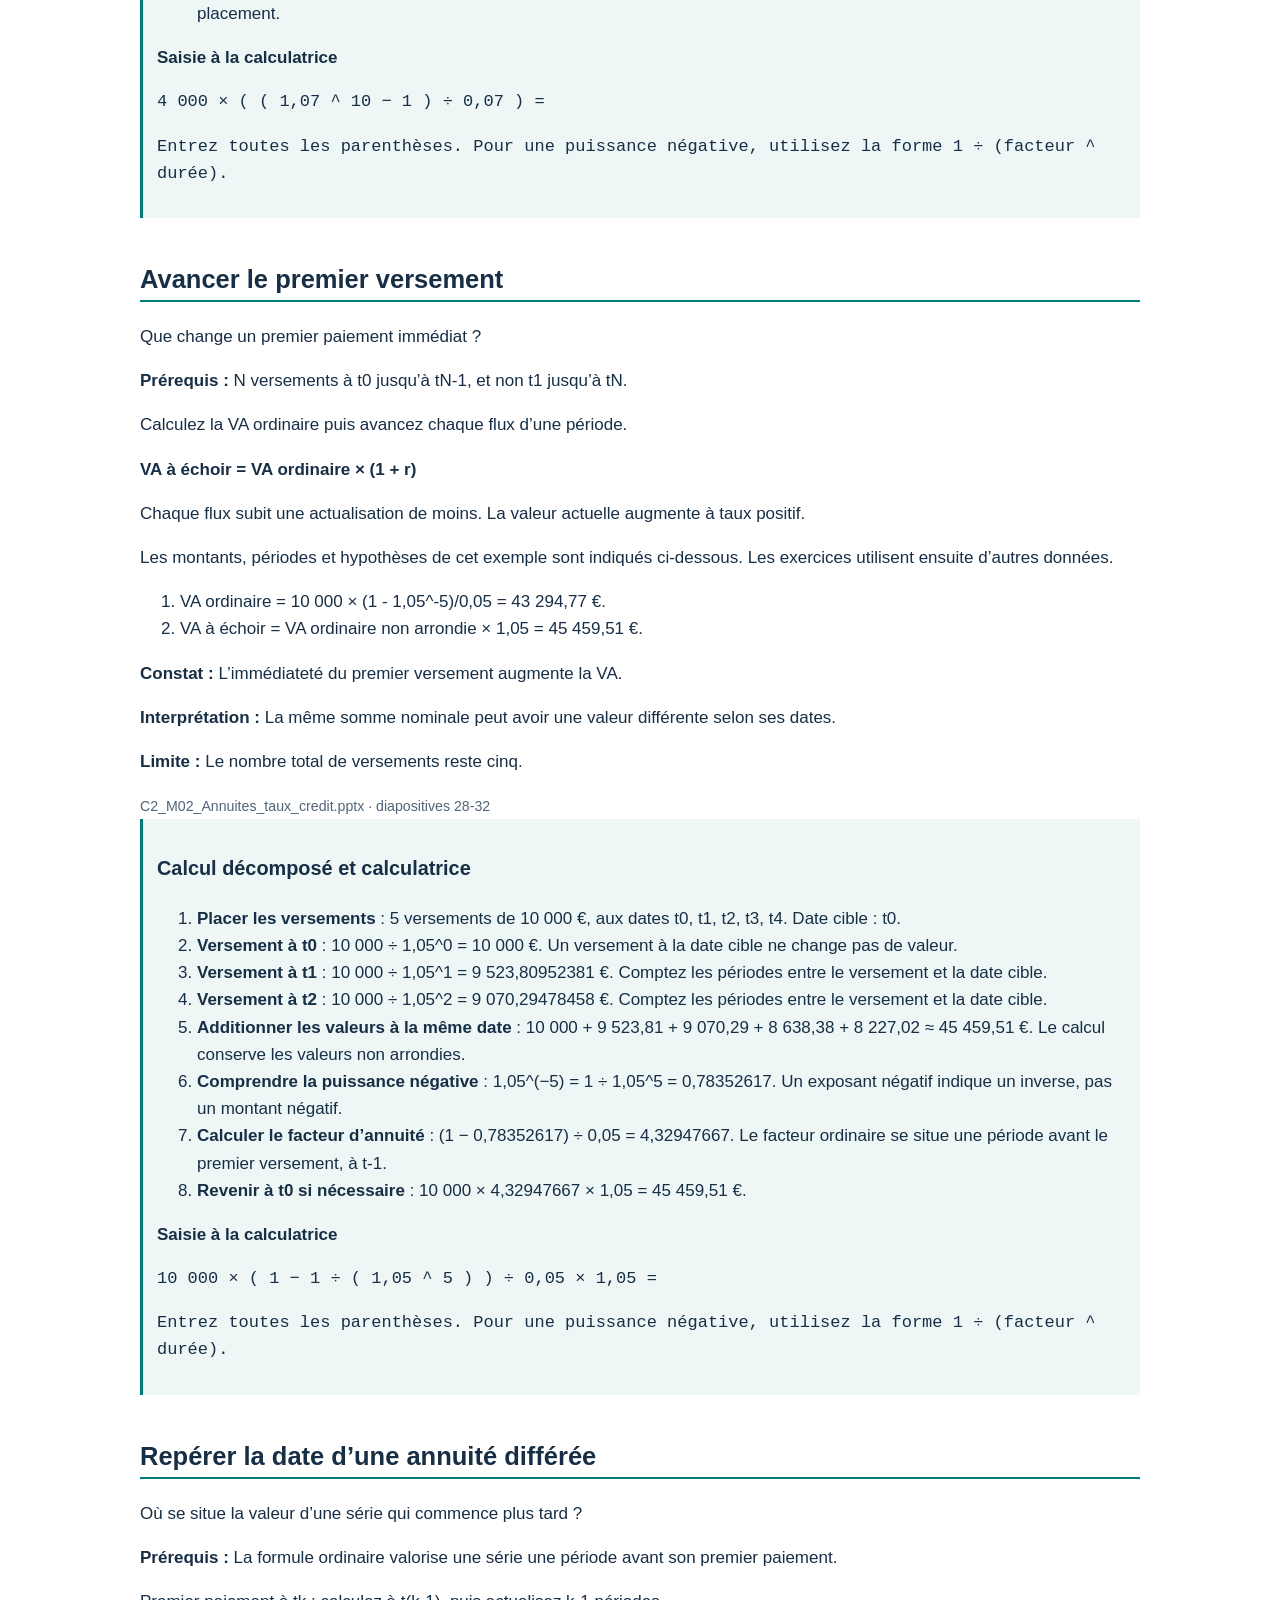
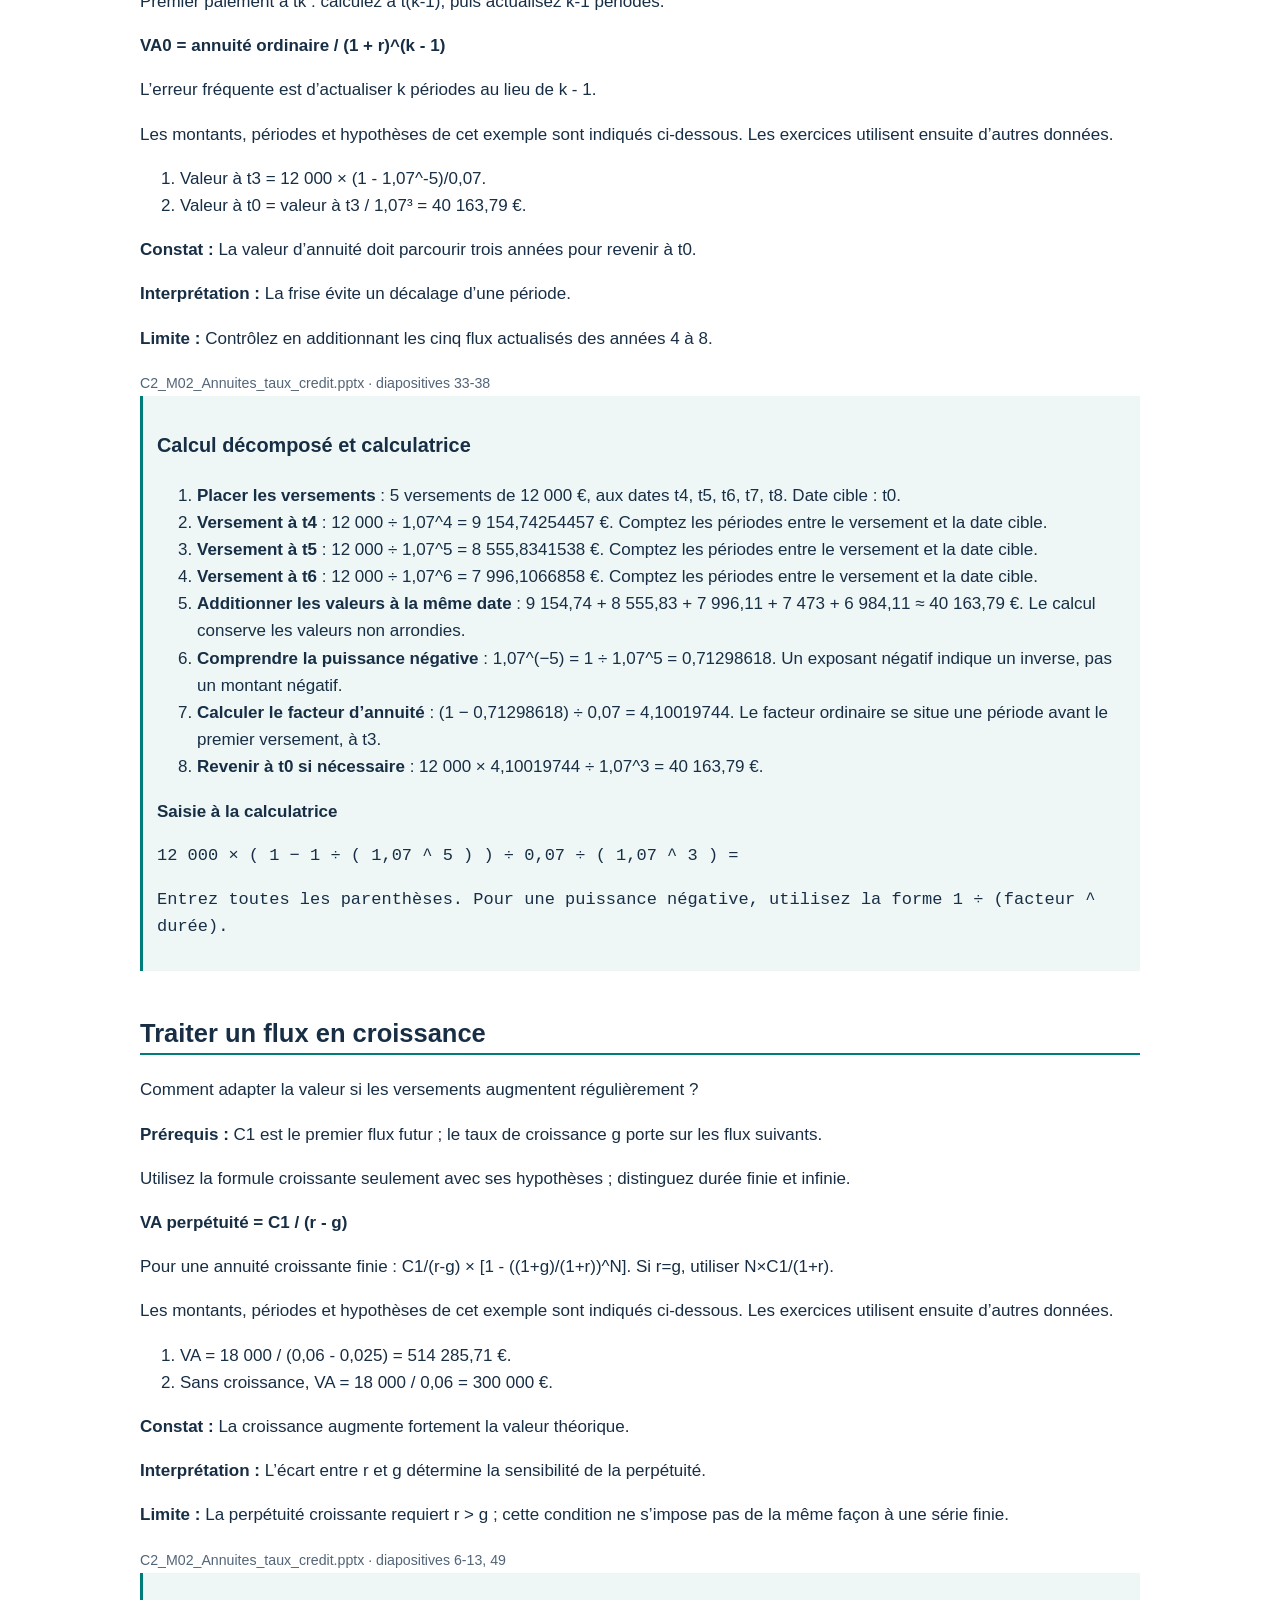
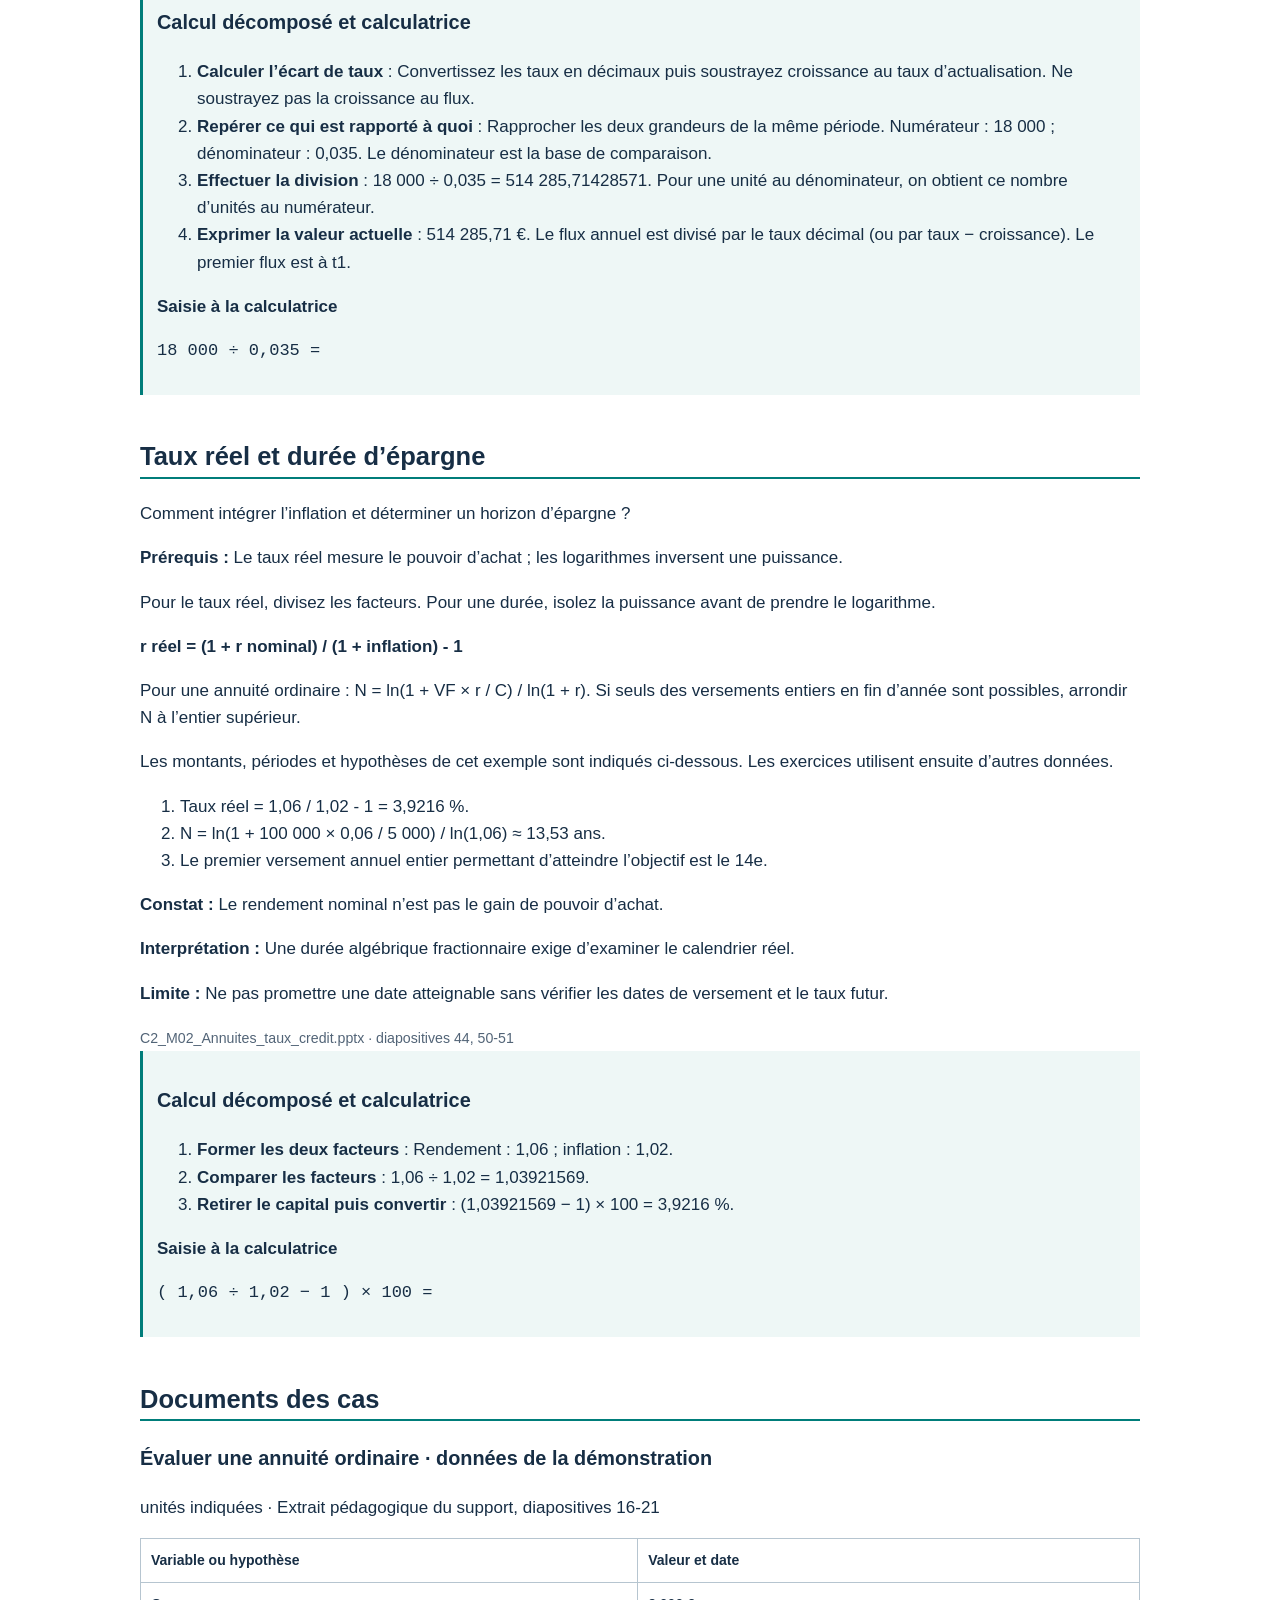
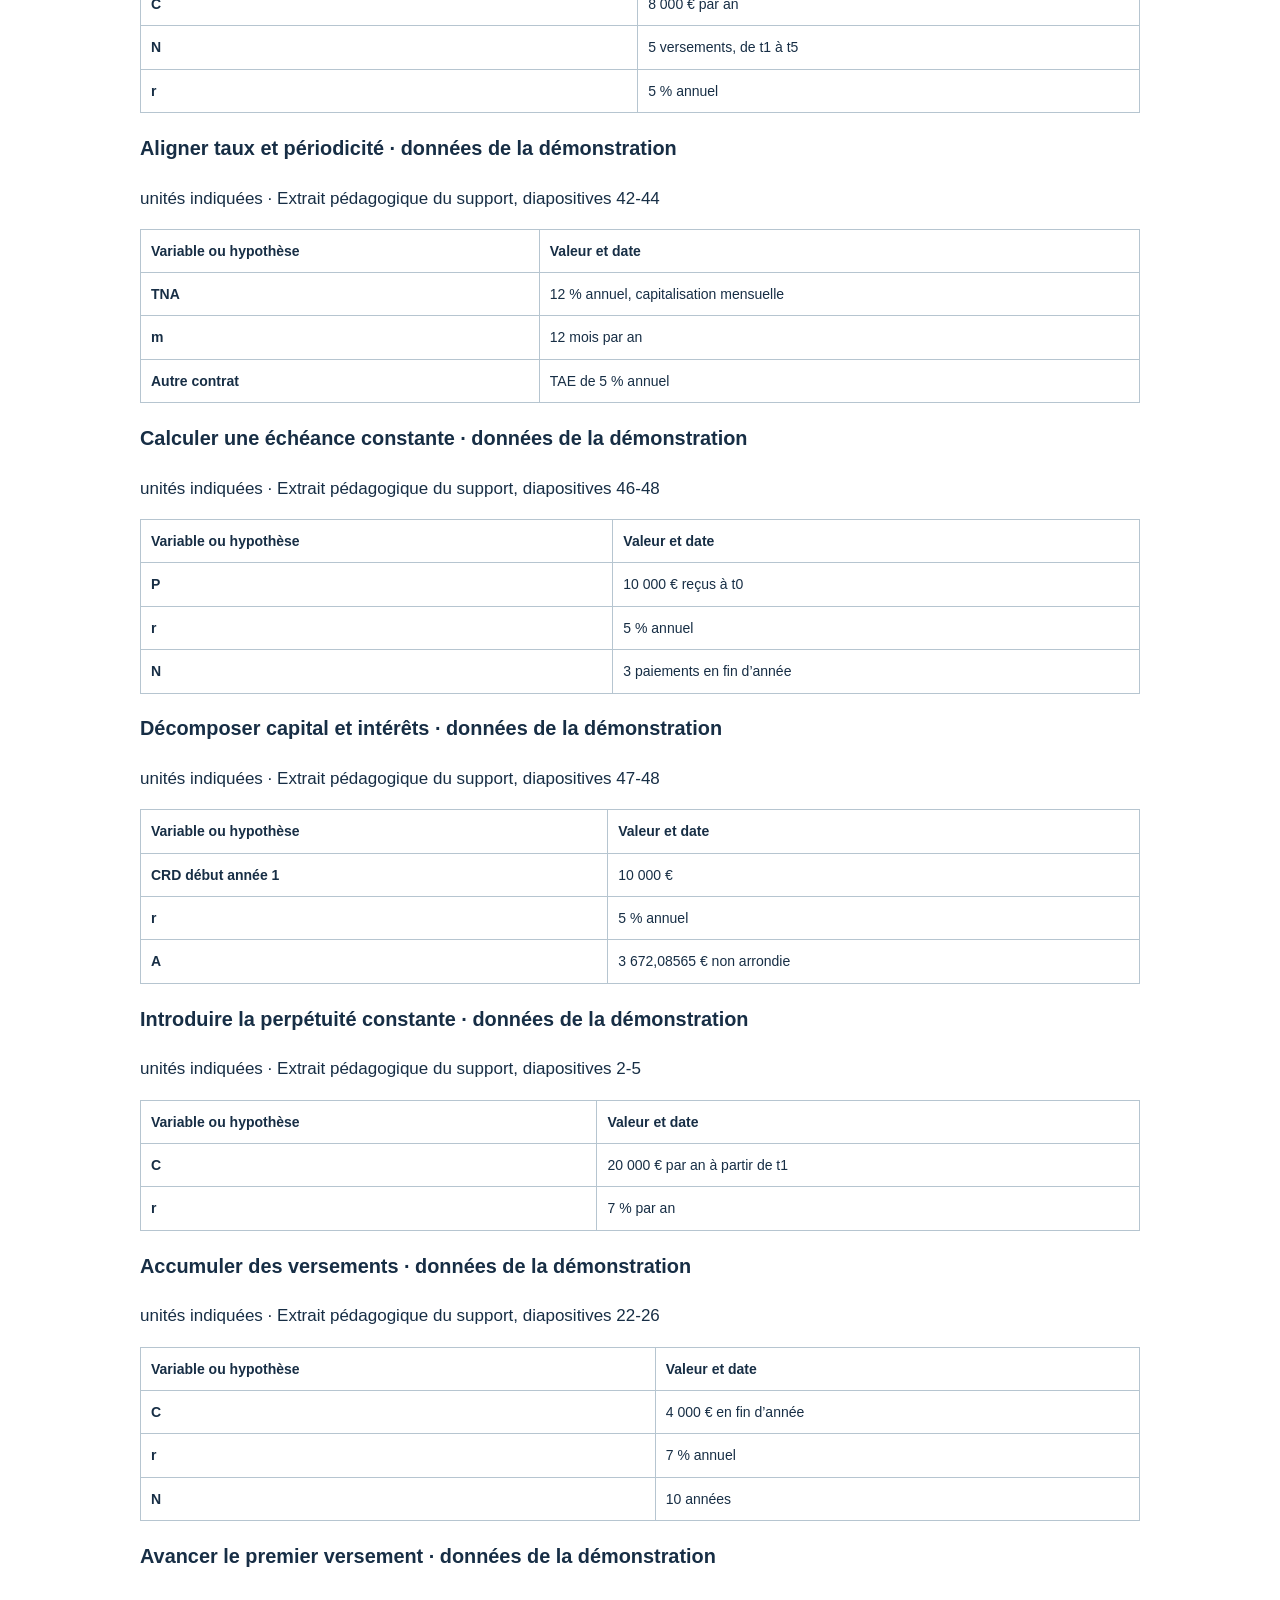
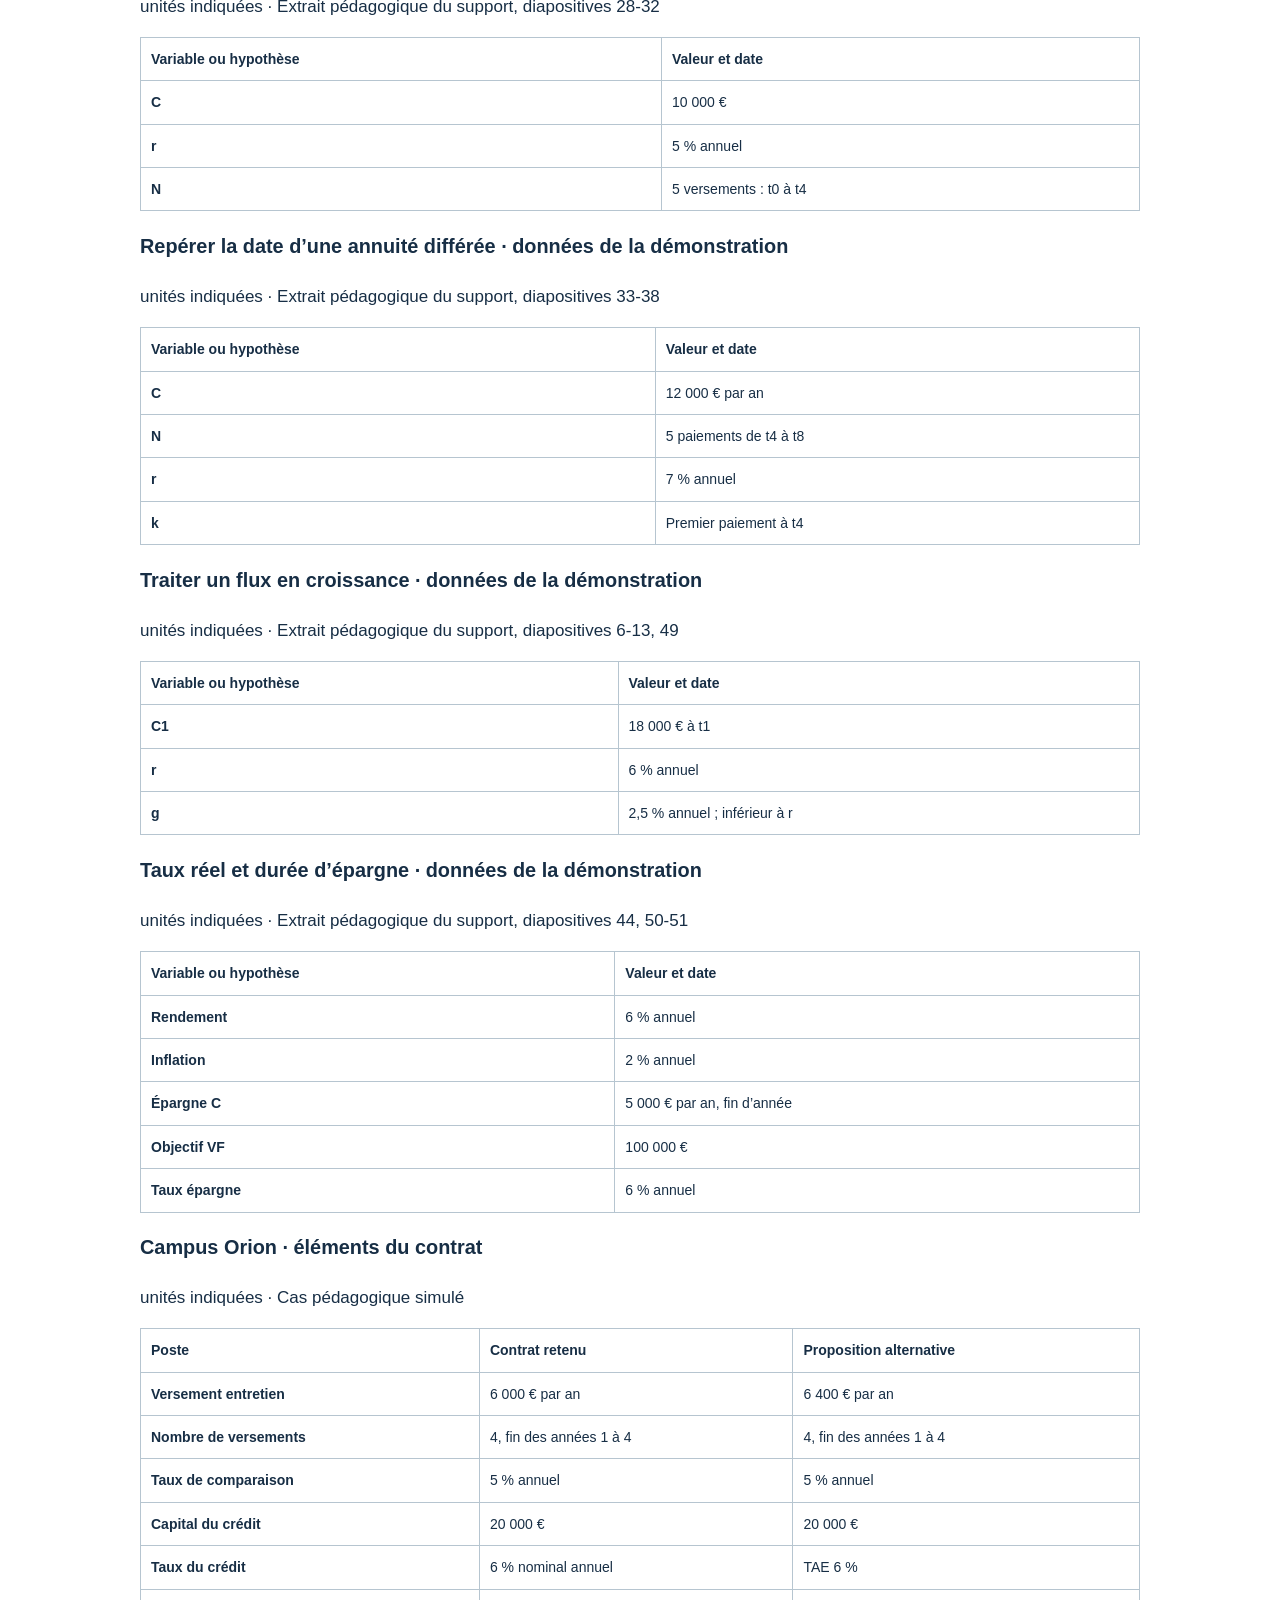
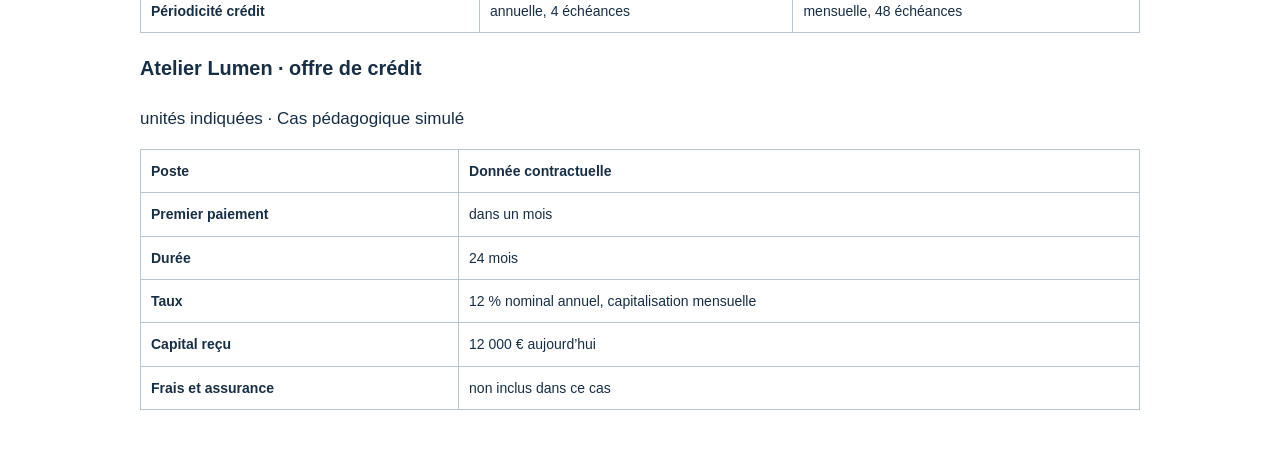
<file: annuites/Cours_imprimable.html>
<!doctype html><html lang="fr"><meta charset="utf-8"><meta name="viewport" content="width=device-width"><title>Annuités, taux et crédit · Cours et exemples</title><style>body{font:17px/1.6 Arial;color:#172e45;max-width:1000px;margin:35px auto;padding:20px}h1{font-size:32px}h2{border-bottom:2px solid #007d7a;padding-top:20px}table{border-collapse:collapse;width:100%;font-size:14px}td,th{padding:10px;border:1px solid #b6c5d0;text-align:left}small{color:#526477}pre{white-space:pre-wrap}section{break-inside:avoid}@media print{body{font-size:11pt;margin:0}h2{break-before:auto}a{color:inherit}}
.detail-calcul{background:#eef7f6;padding:14px;border-left:3px solid #007d7a}pre{overflow-wrap:anywhere}section{break-inside:auto}li{break-inside:avoid}</style><h1>Annuités, taux et crédit · Cours et exemples</h1><p>EMLV · Pilotage de la performance financière<br>A.Zeboudj, AZ Consulting - O.Burkaz - O-Bway</p><p>Reconnaître une série de paiements et calculer sa valeur ou une échéance avec un taux cohérent.</p><section><h2>Parcours essentiel · version 1.4.0</h2><p>Comprendre un exemple, s’entraîner puis changer de cas. <a href="index.html#essentiel">Ouvrir le parcours interactif</a>.</p><ol><li>Comprendre les versements réguliers</li><li>Choisir le taux par période</li><li>Décomposer un crédit</li><li>Passer au crédit mensuel Lumen</li></ol><p>Les calculs détaillés ci-dessous complètent les exemples validés. Conservez la précision pendant les calculs et arrondissez à la fin. La touche puissance peut s’appeler xʸ, yˣ ou ^ ; les taux des saisies sont déjà en décimaux.</p></section><section><h2 id="ordinaire">Évaluer une annuité ordinaire</h2><p>Quelle valeur aujourd’hui donner à des versements identiques ?</p><p><b>Prérequis :</b> Même montant, même intervalle, premier paiement à t1.</p><p>Vérifiez les dates puis utilisez le facteur d’annuité ou additionnez les actualisations.</p><p><b>VA = C × [1 - (1 + r)^(-N)] / r</b></p><p>Le facteur résume N actualisations. À taux zéro, VA = C × N.</p><p>Les montants, périodes et hypothèses de cet exemple sont indiqués ci-dessous. Les exercices utilisent ensuite d’autres données.</p><ol><li>VA = 8 000 × (1 - 1,05^-5) / 0,05.</li><li>VA = 34 635,81 €.</li><li>Contrôle : somme de 8 000/1,05^t pour t allant de 1 à 5.</li></ol><p><b>Constat :</b> Les 40 000 € nominaux valent 34 635,81 € aujourd’hui.</p><p><b>Interprétation :</b> Le décalage des paiements réduit leur valeur actuelle au taux positif.</p><p><b>Limite :</b> Ne pas employer cette formule directement si les montants ou les intervalles varient.</p><small>C2_M02_Annuites_taux_credit.pptx · diapositives 16-21</small><div class="detail-calcul"><h3>Calcul décomposé et calculatrice</h3><ol><li><b>Placer les versements</b> : 5 versements de 8 000 €, aux dates t1, t2, t3, t4, t5. Date cible : t0.</li><li><b>Versement à t1</b> : 8 000 ÷ 1,05^1 = 7 619,04761905 €. Comptez les périodes entre le versement et la date cible.</li><li><b>Versement à t2</b> : 8 000 ÷ 1,05^2 = 7 256,23582766 €. Comptez les périodes entre le versement et la date cible.</li><li><b>Versement à t3</b> : 8 000 ÷ 1,05^3 = 6 910,70078825 €. Comptez les périodes entre le versement et la date cible.</li><li><b>Additionner les valeurs à la même date</b> : 7 619,05 + 7 256,24 + 6 910,7 + 6 581,62 + 6 268,21 ≈ 34 635,81 €. Le calcul conserve les valeurs non arrondies.</li><li><b>Comprendre la puissance négative</b> : 1,05^(−5) = 1 ÷ 1,05^5 = 0,78352617. Un exposant négatif indique un inverse, pas un montant négatif.</li><li><b>Calculer le facteur d’annuité</b> : (1 − 0,78352617) ÷ 0,05 = 4,32947667. Le facteur ordinaire se situe une période avant le premier versement, à t0.</li><li><b>Revenir à t0 si nécessaire</b> : 8 000 × 4,32947667 = 34 635,81 €.</li></ol><p><b>Saisie à la calculatrice</b></p><pre>8 000 × ( 1 − 1 ÷ ( 1,05 ^ 5 ) ) ÷ 0,05 =</pre><pre>Entrez toutes les parenthèses. Pour une puissance négative, utilisez la forme 1 ÷ (facteur ^ durée).</pre></div></section><section><h2 id="taux">Aligner taux et périodicité</h2><p>Quel taux utiliser pour des mensualités ?</p><p><b>Prérequis :</b> Distinguez taux nominal et taux effectif avant toute conversion.</p><p>TNA annoncé : divisez par m. TAE annoncé : prenez la racine m-ième de 1 + TAE.</p><p><b>r = TNA / m ; r = (1 + TAE)^(1/m) - 1</b></p><p>La première relation est une convention de taux nominal ; la seconde assure l’équivalence composée.</p><p>Les montants, périodes et hypothèses de cet exemple sont indiqués ci-dessous. Les exercices utilisent ensuite d’autres données.</p><ol><li>Pour le nominal 12 % : r mensuel = 0,12 / 12 = 0,01, soit 1 %.</li><li>TAE correspondant = 1,01^12 - 1 = 12,6825 %.</li><li>Pour le TAE 5 % : r mensuel = 1,05^(1/12) - 1 = 0,407412 %.</li></ol><p><b>Constat :</b> Diviser 5 % par 12 ne donne pas le taux mensuel équivalent à un TAE de 5 %.</p><p><b>Interprétation :</b> Une conversion correcte évite de mélanger taux annuel et nombre de mois.</p><p><b>Limite :</b> L’échéance calculée ici exclut assurance et frais. Elle ne constitue pas un TAEG complet.</p><small>C2_M02_Annuites_taux_credit.pptx · diapositives 42-44</small><div class="detail-calcul"><h3>Calcul décomposé et calculatrice</h3><ol><li><b>Identifier la convention</b> : Taux annuel effectif : les périodes se composent.</li><li><b>Convertir</b> : 1 + 0,05 = 1,05 ; racine 12e = 1,00407412 ; retirer 1.</li><li><b>Exprimer en pour cent</b> : Taux par période en décimal : 0,00407412 ; multiplier par 100 donne 0,4074 %.</li></ol><p><b>Saisie à la calculatrice</b></p><pre>( ( 1,05 ^ ( 1 ÷ 12 ) ) − 1 ) × 100 =</pre></div></section><section><h2 id="credit">Calculer une échéance constante</h2><p>Quel paiement régulier rembourse exactement le capital emprunté ?</p><p><b>Prérequis :</b> Le capital reçu à t0 égale la valeur actuelle des échéances à payer.</p><p>Divisez le capital initial par le facteur de valeur actuelle d’une annuité de 1 €.</p><p><b>A = P × r / [1 - (1 + r)^(-N)]</b></p><p>P est le capital, A le paiement périodique, r le taux par période, N le nombre de paiements. À r = 0, A = P / N.</p><p>Les montants, périodes et hypothèses de cet exemple sont indiqués ci-dessous. Les exercices utilisent ensuite d’autres données.</p><ol><li>Facteur = (1 - 1,05^-3) / 0,05 = 2,723248.</li><li>A = 10 000 / 2,723248 = 3 672,09 €.</li><li>Intérêts totaux hors frais = 3 × A non arrondie - 10 000 = 1 016,26 €.</li></ol><p><b>Constat :</b> Une échéance annuelle d’environ 3 672,09 € rembourse ce prêt.</p><p><b>Interprétation :</b> Allonger la durée réduit généralement l’échéance mais augmente le coût total à taux positif.</p><p><b>Limite :</b> Les paiements réels arrondis au centime demandent un ajustement de la dernière échéance.</p><small>C2_M02_Annuites_taux_credit.pptx · diapositives 46-48</small><div class="detail-calcul"><h3>Calcul décomposé et calculatrice</h3><ol><li><b>Aligner les unités</b> : 3 échéances ; taux par échéance 5 %, soit 0,05. Le taux et la durée utilisent la même période.</li><li><b>Calculer le facteur de 1 € par échéance</b> : 1 ÷ 1,05^3 = 0,8638376 ; puis (1 − ce résultat) ÷ 0,05 = 2,72324803.</li><li><b>Retrouver l’échéance</b> : Le capital reçu égale échéance × facteur. Échéance = 10 000 ÷ 2,72324803 = 3 672,09 €.</li><li><b>Contrôler</b> : 3 672,08564631 × 2,72324803 ≈ 10 000 €. L’échéance comprend capital et intérêts, hors frais et assurance.</li></ol><p><b>Saisie à la calculatrice</b></p><pre>10 000 ÷ ( ( 1 − 1 ÷ ( 1,05 ^ 3 ) ) ÷ 0,05 ) =</pre></div></section><section><h2 id="amortissement">Décomposer capital et intérêts</h2><p>Pourquoi une échéance constante contient-elle moins d’intérêts au fil du temps ?</p><p><b>Prérequis :</b> Les intérêts portent sur le capital restant dû au début de la période.</p><p>Calculez les intérêts, déduisez-les de l’échéance, puis réduisez le capital dû.</p><p><b>Intérêts = CRD début × r ; capital remboursé = A - intérêts</b></p><p>L’amortissement du prêt désigne le remboursement du capital. Il diffère de l’amortissement comptable d’une machine.</p><p>Les montants, périodes et hypothèses de cet exemple sont indiqués ci-dessous. Les exercices utilisent ensuite d’autres données.</p><ol><li>Intérêts année 1 = 10 000 × 5 % = 500 €.</li><li>Capital remboursé = 3 672,08565 - 500 = 3 172,08565 €.</li><li>CRD fin = 10 000 - 3 172,08565 = 6 827,91435 €.</li></ol><p><b>Constat :</b> Le capital restant dû après la première échéance est 6 827,91 €.</p><p><b>Interprétation :</b> La base de calcul des intérêts diminue au paiement suivant.</p><p><b>Limite :</b> Ne pas déduire l’échéance entière du capital : une partie rémunère les intérêts.</p><small>C2_M02_Annuites_taux_credit.pptx · diapositives 47-48</small><div class="detail-calcul"><h3>Calcul décomposé et calculatrice</h3><ol><li><b>Isoler les intérêts</b> : 10 000 × 0,05 = 500 €.</li><li><b>Retrouver la part de capital</b> : 3 672,08564631 − 500 = 3 172,09 €.</li><li><b>Mettre à jour le capital dû</b> : 10 000 − 3 172,08564631 = 6 827,91 €. Seul le capital remboursé réduit la dette.</li></ol><p><b>Saisie à la calculatrice</b></p><pre>3 672,08564631 − 10 000 × 0,05 =</pre></div></section><section><h2 id="perpetuite">Introduire la perpétuité constante</h2><p>Quel capital finance un versement constant sans fin théorique ?</p><p><b>Prérequis :</b> Premier flux à t1, taux strictement positif et constant.</p><p>Divisez le flux périodique par le taux de la même période.</p><p><b>VA = C / r</b></p><p>La formule est la limite d’une annuité ordinaire lorsque le nombre de périodes tend vers l’infini.</p><p>Les montants, périodes et hypothèses de cet exemple sont indiqués ci-dessous. Les exercices utilisent ensuite d’autres données.</p><ol><li>VA = 20 000 / 0,07 = 285 714,29 €.</li><li>7 % de ce capital donne 20 000 € de flux annuel.</li></ol><p><b>Constat :</b> Le capital théorique nécessaire est 285 714,29 €.</p><p><b>Interprétation :</b> La formule sert à raisonner sur une longue durée, pas à promettre un rendement perpétuel.</p><p><b>Limite :</b> À r = 0 ou si le flux croît, cette formule constante ne s’applique pas.</p><small>C2_M02_Annuites_taux_credit.pptx · diapositives 2-5</small><div class="detail-calcul"><h3>Calcul décomposé et calculatrice</h3><ol><li><b>Repérer ce qui est rapporté à quoi</b> : Rapprocher les deux grandeurs de la même période. Numérateur : 20 000 ; dénominateur : 0,07. Le dénominateur est la base de comparaison.</li><li><b>Effectuer la division</b> : 20 000 ÷ 0,07 = 285 714,28571429. Pour une unité au dénominateur, on obtient ce nombre d’unités au numérateur.</li><li><b>Exprimer la valeur actuelle</b> : 285 714,29 €. Le flux annuel est divisé par le taux décimal (ou par taux − croissance). Le premier flux est à t1.</li></ol><p><b>Saisie à la calculatrice</b></p><pre>20 000 ÷ 0,07 =</pre></div></section><section><h2 id="future">Accumuler des versements</h2><p>Quel capital sera accumulé après une série d’épargnes ?</p><p><b>Prérequis :</b> Versements identiques en fin de période ; le dernier est à la date cible.</p><p>Capitalisez chaque versement jusqu’à N ou utilisez le facteur de valeur future.</p><p><b>VF_N = C × [(1 + r)^N - 1] / r</b></p><p>À taux nul, le résultat est C × N. Le dernier versement ne produit aucun intérêt avant la date N.</p><p>Les montants, périodes et hypothèses de cet exemple sont indiqués ci-dessous. Les exercices utilisent ensuite d’autres données.</p><ol><li>VF10 = 4 000 × (1,07^10 - 1) / 0,07.</li><li>VF10 = 55 265,79 €.</li></ol><p><b>Constat :</b> Les 40 000 € versés deviennent 55 265,79 €.</p><p><b>Interprétation :</b> L’antériorité des premiers versements explique les intérêts composés.</p><p><b>Limite :</b> Ne pas employer la formule d’annuité à échoir pour des paiements de fin de période.</p><small>C2_M02_Annuites_taux_credit.pptx · diapositives 22-26</small><div class="detail-calcul"><h3>Calcul décomposé et calculatrice</h3><ol><li><b>Placer les versements</b> : 10 versements de 4 000 €, aux dates t1, t2, t3, t4, t5, t6, t7, t8, t9, t10. Date cible : t10.</li><li><b>Versement à t1</b> : 4 000 × 1,07^9 = 7 353,83684968 €. Comptez les périodes entre le versement et la date cible.</li><li><b>Versement à t2</b> : 4 000 × 1,07^8 = 6 872,74471933 €. Comptez les périodes entre le versement et la date cible.</li><li><b>Versement à t3</b> : 4 000 × 1,07^7 = 6 423,12590591 €. Comptez les périodes entre le versement et la date cible.</li><li><b>Additionner les valeurs à la même date</b> : 7 353,84 + 6 872,74 + 6 423,13 + 6 002,92 + 5 610,21 + 5 243,18 + 4 900,17 + 4 579,6 + 4 280 + 4 000 ≈ 55 265,79 €. Le calcul conserve les valeurs non arrondies.</li><li><b>Retrouver la formule compacte</b> : Le facteur (1+r)^n − 1, divisé par r, vaut 13,81644796. Il additionne les durées de placement.</li></ol><p><b>Saisie à la calculatrice</b></p><pre>4 000 × ( ( 1,07 ^ 10 − 1 ) ÷ 0,07 ) =</pre><pre>Entrez toutes les parenthèses. Pour une puissance négative, utilisez la forme 1 ÷ (facteur ^ durée).</pre></div></section><section><h2 id="echoir">Avancer le premier versement</h2><p>Que change un premier paiement immédiat ?</p><p><b>Prérequis :</b> N versements à t0 jusqu’à tN-1, et non t1 jusqu’à tN.</p><p>Calculez la VA ordinaire puis avancez chaque flux d’une période.</p><p><b>VA à échoir = VA ordinaire × (1 + r)</b></p><p>Chaque flux subit une actualisation de moins. La valeur actuelle augmente à taux positif.</p><p>Les montants, périodes et hypothèses de cet exemple sont indiqués ci-dessous. Les exercices utilisent ensuite d’autres données.</p><ol><li>VA ordinaire = 10 000 × (1 - 1,05^-5)/0,05 = 43 294,77 €.</li><li>VA à échoir = VA ordinaire non arrondie × 1,05 = 45 459,51 €.</li></ol><p><b>Constat :</b> L’immédiateté du premier versement augmente la VA.</p><p><b>Interprétation :</b> La même somme nominale peut avoir une valeur différente selon ses dates.</p><p><b>Limite :</b> Le nombre total de versements reste cinq.</p><small>C2_M02_Annuites_taux_credit.pptx · diapositives 28-32</small><div class="detail-calcul"><h3>Calcul décomposé et calculatrice</h3><ol><li><b>Placer les versements</b> : 5 versements de 10 000 €, aux dates t0, t1, t2, t3, t4. Date cible : t0.</li><li><b>Versement à t0</b> : 10 000 ÷ 1,05^0 = 10 000 €. Un versement à la date cible ne change pas de valeur.</li><li><b>Versement à t1</b> : 10 000 ÷ 1,05^1 = 9 523,80952381 €. Comptez les périodes entre le versement et la date cible.</li><li><b>Versement à t2</b> : 10 000 ÷ 1,05^2 = 9 070,29478458 €. Comptez les périodes entre le versement et la date cible.</li><li><b>Additionner les valeurs à la même date</b> : 10 000 + 9 523,81 + 9 070,29 + 8 638,38 + 8 227,02 ≈ 45 459,51 €. Le calcul conserve les valeurs non arrondies.</li><li><b>Comprendre la puissance négative</b> : 1,05^(−5) = 1 ÷ 1,05^5 = 0,78352617. Un exposant négatif indique un inverse, pas un montant négatif.</li><li><b>Calculer le facteur d’annuité</b> : (1 − 0,78352617) ÷ 0,05 = 4,32947667. Le facteur ordinaire se situe une période avant le premier versement, à t-1.</li><li><b>Revenir à t0 si nécessaire</b> : 10 000 × 4,32947667 × 1,05 = 45 459,51 €.</li></ol><p><b>Saisie à la calculatrice</b></p><pre>10 000 × ( 1 − 1 ÷ ( 1,05 ^ 5 ) ) ÷ 0,05 × 1,05 =</pre><pre>Entrez toutes les parenthèses. Pour une puissance négative, utilisez la forme 1 ÷ (facteur ^ durée).</pre></div></section><section><h2 id="differee">Repérer la date d’une annuité différée</h2><p>Où se situe la valeur d’une série qui commence plus tard ?</p><p><b>Prérequis :</b> La formule ordinaire valorise une série une période avant son premier paiement.</p><p>Premier paiement à tk : calculez à t(k-1), puis actualisez k-1 périodes.</p><p><b>VA0 = annuité ordinaire / (1 + r)^(k - 1)</b></p><p>L’erreur fréquente est d’actualiser k périodes au lieu de k - 1.</p><p>Les montants, périodes et hypothèses de cet exemple sont indiqués ci-dessous. Les exercices utilisent ensuite d’autres données.</p><ol><li>Valeur à t3 = 12 000 × (1 - 1,07^-5)/0,07.</li><li>Valeur à t0 = valeur à t3 / 1,07³ = 40 163,79 €.</li></ol><p><b>Constat :</b> La valeur d’annuité doit parcourir trois années pour revenir à t0.</p><p><b>Interprétation :</b> La frise évite un décalage d’une période.</p><p><b>Limite :</b> Contrôlez en additionnant les cinq flux actualisés des années 4 à 8.</p><small>C2_M02_Annuites_taux_credit.pptx · diapositives 33-38</small><div class="detail-calcul"><h3>Calcul décomposé et calculatrice</h3><ol><li><b>Placer les versements</b> : 5 versements de 12 000 €, aux dates t4, t5, t6, t7, t8. Date cible : t0.</li><li><b>Versement à t4</b> : 12 000 ÷ 1,07^4 = 9 154,74254457 €. Comptez les périodes entre le versement et la date cible.</li><li><b>Versement à t5</b> : 12 000 ÷ 1,07^5 = 8 555,8341538 €. Comptez les périodes entre le versement et la date cible.</li><li><b>Versement à t6</b> : 12 000 ÷ 1,07^6 = 7 996,1066858 €. Comptez les périodes entre le versement et la date cible.</li><li><b>Additionner les valeurs à la même date</b> : 9 154,74 + 8 555,83 + 7 996,11 + 7 473 + 6 984,11 ≈ 40 163,79 €. Le calcul conserve les valeurs non arrondies.</li><li><b>Comprendre la puissance négative</b> : 1,07^(−5) = 1 ÷ 1,07^5 = 0,71298618. Un exposant négatif indique un inverse, pas un montant négatif.</li><li><b>Calculer le facteur d’annuité</b> : (1 − 0,71298618) ÷ 0,07 = 4,10019744. Le facteur ordinaire se situe une période avant le premier versement, à t3.</li><li><b>Revenir à t0 si nécessaire</b> : 12 000 × 4,10019744 ÷ 1,07^3 = 40 163,79 €.</li></ol><p><b>Saisie à la calculatrice</b></p><pre>12 000 × ( 1 − 1 ÷ ( 1,07 ^ 5 ) ) ÷ 0,07 ÷ ( 1,07 ^ 3 ) =</pre><pre>Entrez toutes les parenthèses. Pour une puissance négative, utilisez la forme 1 ÷ (facteur ^ durée).</pre></div></section><section><h2 id="croissance">Traiter un flux en croissance</h2><p>Comment adapter la valeur si les versements augmentent régulièrement ?</p><p><b>Prérequis :</b> C1 est le premier flux futur ; le taux de croissance g porte sur les flux suivants.</p><p>Utilisez la formule croissante seulement avec ses hypothèses ; distinguez durée finie et infinie.</p><p><b>VA perpétuité = C1 / (r - g)</b></p><p>Pour une annuité croissante finie : C1/(r-g) × [1 - ((1+g)/(1+r))^N]. Si r=g, utiliser N×C1/(1+r).</p><p>Les montants, périodes et hypothèses de cet exemple sont indiqués ci-dessous. Les exercices utilisent ensuite d’autres données.</p><ol><li>VA = 18 000 / (0,06 - 0,025) = 514 285,71 €.</li><li>Sans croissance, VA = 18 000 / 0,06 = 300 000 €.</li></ol><p><b>Constat :</b> La croissance augmente fortement la valeur théorique.</p><p><b>Interprétation :</b> L’écart entre r et g détermine la sensibilité de la perpétuité.</p><p><b>Limite :</b> La perpétuité croissante requiert r &gt; g ; cette condition ne s’impose pas de la même façon à une série finie.</p><small>C2_M02_Annuites_taux_credit.pptx · diapositives 6-13, 49</small><div class="detail-calcul"><h3>Calcul décomposé et calculatrice</h3><ol><li><b>Calculer l’écart de taux</b> : Convertissez les taux en décimaux puis soustrayez croissance au taux d’actualisation. Ne soustrayez pas la croissance au flux.</li><li><b>Repérer ce qui est rapporté à quoi</b> : Rapprocher les deux grandeurs de la même période. Numérateur : 18 000 ; dénominateur : 0,035. Le dénominateur est la base de comparaison.</li><li><b>Effectuer la division</b> : 18 000 ÷ 0,035 = 514 285,71428571. Pour une unité au dénominateur, on obtient ce nombre d’unités au numérateur.</li><li><b>Exprimer la valeur actuelle</b> : 514 285,71 €. Le flux annuel est divisé par le taux décimal (ou par taux − croissance). Le premier flux est à t1.</li></ol><p><b>Saisie à la calculatrice</b></p><pre>18 000 ÷ 0,035 =</pre></div></section><section><h2 id="reel-duree">Taux réel et durée d’épargne</h2><p>Comment intégrer l’inflation et déterminer un horizon d’épargne ?</p><p><b>Prérequis :</b> Le taux réel mesure le pouvoir d’achat ; les logarithmes inversent une puissance.</p><p>Pour le taux réel, divisez les facteurs. Pour une durée, isolez la puissance avant de prendre le logarithme.</p><p><b>r réel = (1 + r nominal) / (1 + inflation) - 1</b></p><p>Pour une annuité ordinaire : N = ln(1 + VF × r / C) / ln(1 + r). Si seuls des versements entiers en fin d’année sont possibles, arrondir N à l’entier supérieur.</p><p>Les montants, périodes et hypothèses de cet exemple sont indiqués ci-dessous. Les exercices utilisent ensuite d’autres données.</p><ol><li>Taux réel = 1,06 / 1,02 - 1 = 3,9216 %.</li><li>N = ln(1 + 100 000 × 0,06 / 5 000) / ln(1,06) ≈ 13,53 ans.</li><li>Le premier versement annuel entier permettant d’atteindre l’objectif est le 14e.</li></ol><p><b>Constat :</b> Le rendement nominal n’est pas le gain de pouvoir d’achat.</p><p><b>Interprétation :</b> Une durée algébrique fractionnaire exige d’examiner le calendrier réel.</p><p><b>Limite :</b> Ne pas promettre une date atteignable sans vérifier les dates de versement et le taux futur.</p><small>C2_M02_Annuites_taux_credit.pptx · diapositives 44, 50-51</small><div class="detail-calcul"><h3>Calcul décomposé et calculatrice</h3><ol><li><b>Former les deux facteurs</b> : Rendement : 1,06 ; inflation : 1,02.</li><li><b>Comparer les facteurs</b> : 1,06 ÷ 1,02 = 1,03921569.</li><li><b>Retirer le capital puis convertir</b> : (1,03921569 − 1) × 100 = 3,9216 %.</li></ol><p><b>Saisie à la calculatrice</b></p><pre>( 1,06 ÷ 1,02 − 1 ) × 100 =</pre></div></section><h2>Documents des cas</h2><section><h3>Évaluer une annuité ordinaire · données de la démonstration</h3><p>unités indiquées · Extrait pédagogique du support, diapositives 16-21</p><table><thead><tr><th>Variable ou hypothèse</th><th>Valeur et date</th></tr></thead><tbody><tr><th>C</th><td>8 000 € par an</td></tr><tr><th>N</th><td>5 versements, de t1 à t5</td></tr><tr><th>r</th><td>5 % annuel</td></tr></tbody></table></section><section><h3>Aligner taux et périodicité · données de la démonstration</h3><p>unités indiquées · Extrait pédagogique du support, diapositives 42-44</p><table><thead><tr><th>Variable ou hypothèse</th><th>Valeur et date</th></tr></thead><tbody><tr><th>TNA</th><td>12 % annuel, capitalisation mensuelle</td></tr><tr><th>m</th><td>12 mois par an</td></tr><tr><th>Autre contrat</th><td>TAE de 5 % annuel</td></tr></tbody></table></section><section><h3>Calculer une échéance constante · données de la démonstration</h3><p>unités indiquées · Extrait pédagogique du support, diapositives 46-48</p><table><thead><tr><th>Variable ou hypothèse</th><th>Valeur et date</th></tr></thead><tbody><tr><th>P</th><td>10 000 € reçus à t0</td></tr><tr><th>r</th><td>5 % annuel</td></tr><tr><th>N</th><td>3 paiements en fin d’année</td></tr></tbody></table></section><section><h3>Décomposer capital et intérêts · données de la démonstration</h3><p>unités indiquées · Extrait pédagogique du support, diapositives 47-48</p><table><thead><tr><th>Variable ou hypothèse</th><th>Valeur et date</th></tr></thead><tbody><tr><th>CRD début année 1</th><td>10 000 €</td></tr><tr><th>r</th><td>5 % annuel</td></tr><tr><th>A</th><td>3 672,08565 € non arrondie</td></tr></tbody></table></section><section><h3>Introduire la perpétuité constante · données de la démonstration</h3><p>unités indiquées · Extrait pédagogique du support, diapositives 2-5</p><table><thead><tr><th>Variable ou hypothèse</th><th>Valeur et date</th></tr></thead><tbody><tr><th>C</th><td>20 000 € par an à partir de t1</td></tr><tr><th>r</th><td>7 % par an</td></tr></tbody></table></section><section><h3>Accumuler des versements · données de la démonstration</h3><p>unités indiquées · Extrait pédagogique du support, diapositives 22-26</p><table><thead><tr><th>Variable ou hypothèse</th><th>Valeur et date</th></tr></thead><tbody><tr><th>C</th><td>4 000 € en fin d’année</td></tr><tr><th>r</th><td>7 % annuel</td></tr><tr><th>N</th><td>10 années</td></tr></tbody></table></section><section><h3>Avancer le premier versement · données de la démonstration</h3><p>unités indiquées · Extrait pédagogique du support, diapositives 28-32</p><table><thead><tr><th>Variable ou hypothèse</th><th>Valeur et date</th></tr></thead><tbody><tr><th>C</th><td>10 000 €</td></tr><tr><th>r</th><td>5 % annuel</td></tr><tr><th>N</th><td>5 versements : t0 à t4</td></tr></tbody></table></section><section><h3>Repérer la date d’une annuité différée · données de la démonstration</h3><p>unités indiquées · Extrait pédagogique du support, diapositives 33-38</p><table><thead><tr><th>Variable ou hypothèse</th><th>Valeur et date</th></tr></thead><tbody><tr><th>C</th><td>12 000 € par an</td></tr><tr><th>N</th><td>5 paiements de t4 à t8</td></tr><tr><th>r</th><td>7 % annuel</td></tr><tr><th>k</th><td>Premier paiement à t4</td></tr></tbody></table></section><section><h3>Traiter un flux en croissance · données de la démonstration</h3><p>unités indiquées · Extrait pédagogique du support, diapositives 6-13, 49</p><table><thead><tr><th>Variable ou hypothèse</th><th>Valeur et date</th></tr></thead><tbody><tr><th>C1</th><td>18 000 € à t1</td></tr><tr><th>r</th><td>6 % annuel</td></tr><tr><th>g</th><td>2,5 % annuel ; inférieur à r</td></tr></tbody></table></section><section><h3>Taux réel et durée d’épargne · données de la démonstration</h3><p>unités indiquées · Extrait pédagogique du support, diapositives 44, 50-51</p><table><thead><tr><th>Variable ou hypothèse</th><th>Valeur et date</th></tr></thead><tbody><tr><th>Rendement</th><td>6 % annuel</td></tr><tr><th>Inflation</th><td>2 % annuel</td></tr><tr><th>Épargne C</th><td>5 000 € par an, fin d’année</td></tr><tr><th>Objectif VF</th><td>100 000 €</td></tr><tr><th>Taux épargne</th><td>6 % annuel</td></tr></tbody></table></section><section><h3>Campus Orion · éléments du contrat</h3><p>unités indiquées · Cas pédagogique simulé</p><table><thead><tr><th>Poste</th><th>Contrat retenu</th><th>Proposition alternative</th></tr></thead><tbody><tr><th>Versement entretien</th><td>6 000 € par an</td><td>6 400 € par an</td></tr><tr><th>Nombre de versements</th><td>4, fin des années 1 à 4</td><td>4, fin des années 1 à 4</td></tr><tr><th>Taux de comparaison</th><td>5 % annuel</td><td>5 % annuel</td></tr><tr><th>Capital du crédit</th><td>20 000 €</td><td>20 000 €</td></tr><tr><th>Taux du crédit</th><td>6 % nominal annuel</td><td>TAE 6 %</td></tr><tr><th>Périodicité crédit</th><td>annuelle, 4 échéances</td><td>mensuelle, 48 échéances</td></tr></tbody></table></section><section><h3>Atelier Lumen · offre de crédit</h3><p>unités indiquées · Cas pédagogique simulé</p><table><thead><tr><th>Poste</th><th>Donnée contractuelle</th></tr></thead><tbody><tr><th>Premier paiement</th><td>dans un mois</td></tr><tr><th>Durée</th><td>24 mois</td></tr><tr><th>Taux</th><td>12 % nominal annuel, capitalisation mensuelle</td></tr><tr><th>Capital reçu</th><td>12 000 € aujourd’hui</td></tr><tr><th>Frais et assurance</th><td>non inclus dans ce cas</td></tr></tbody></table></section></html>
</file>
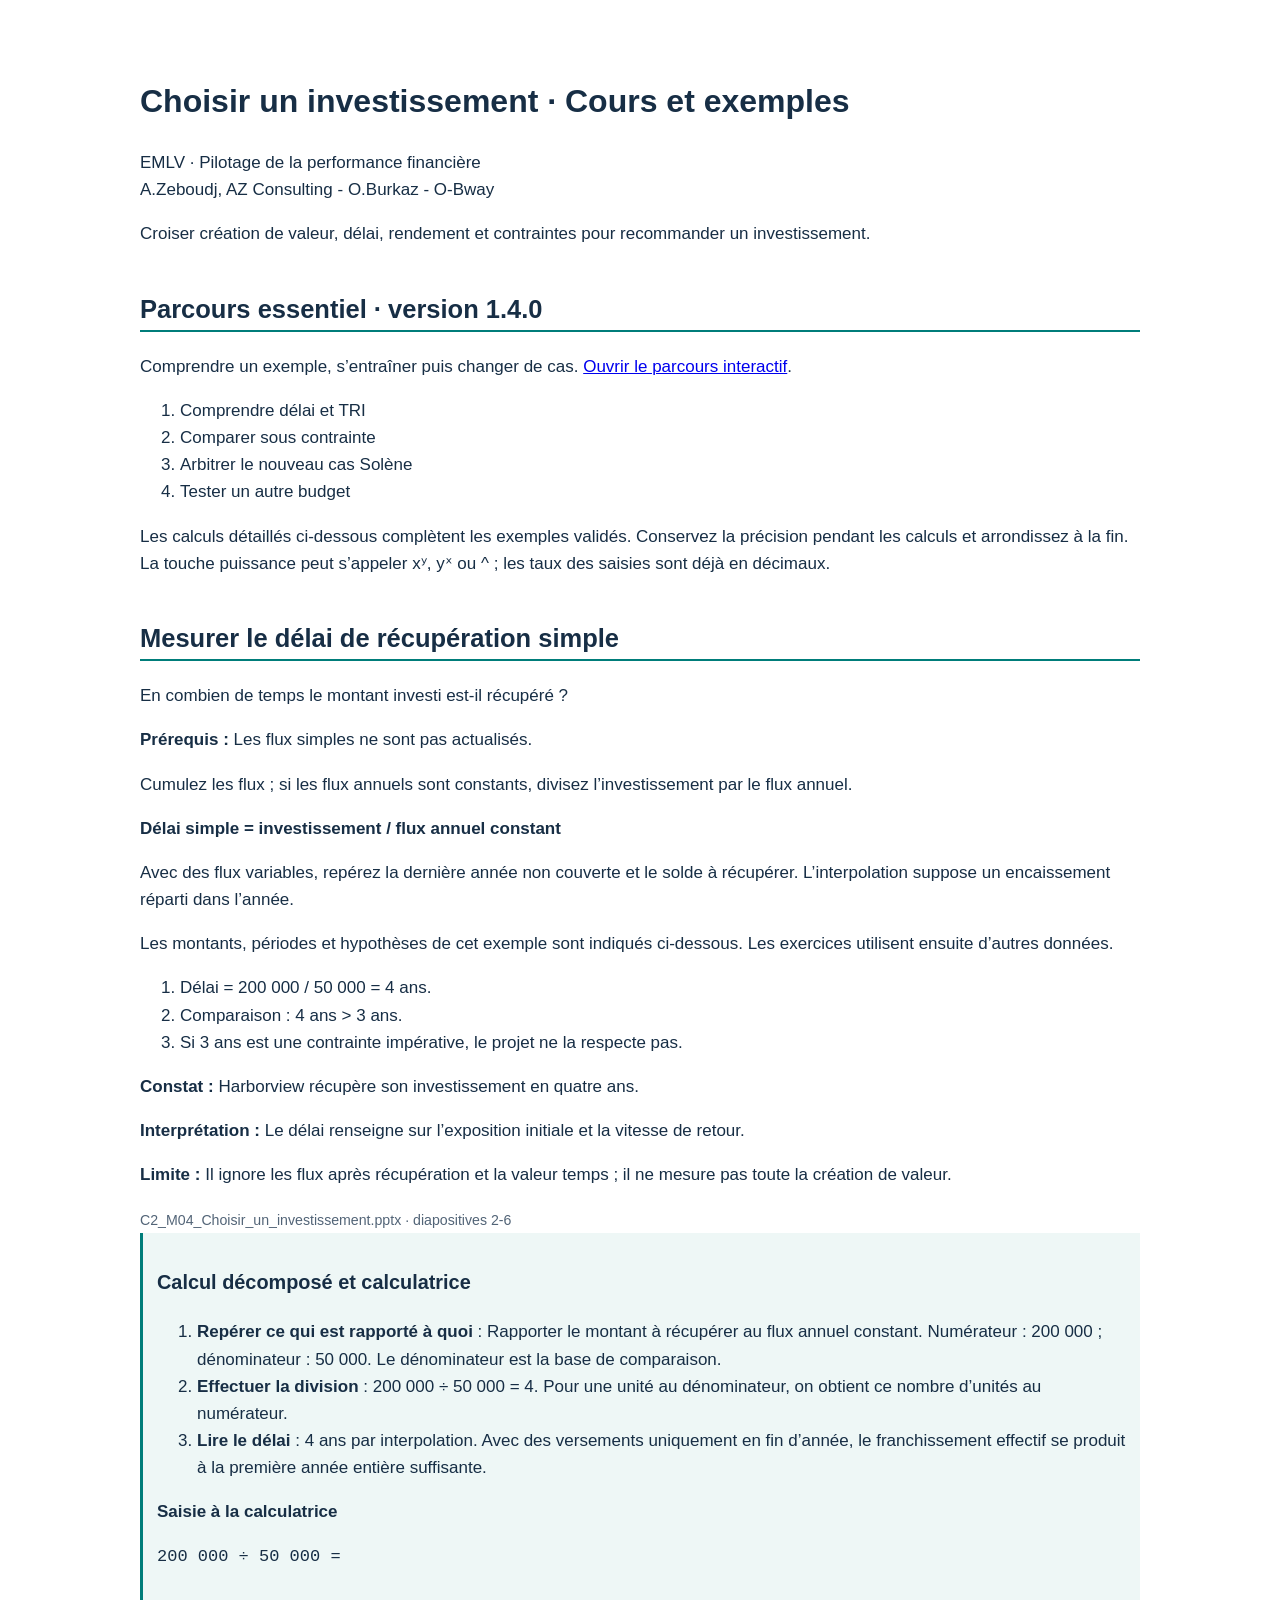
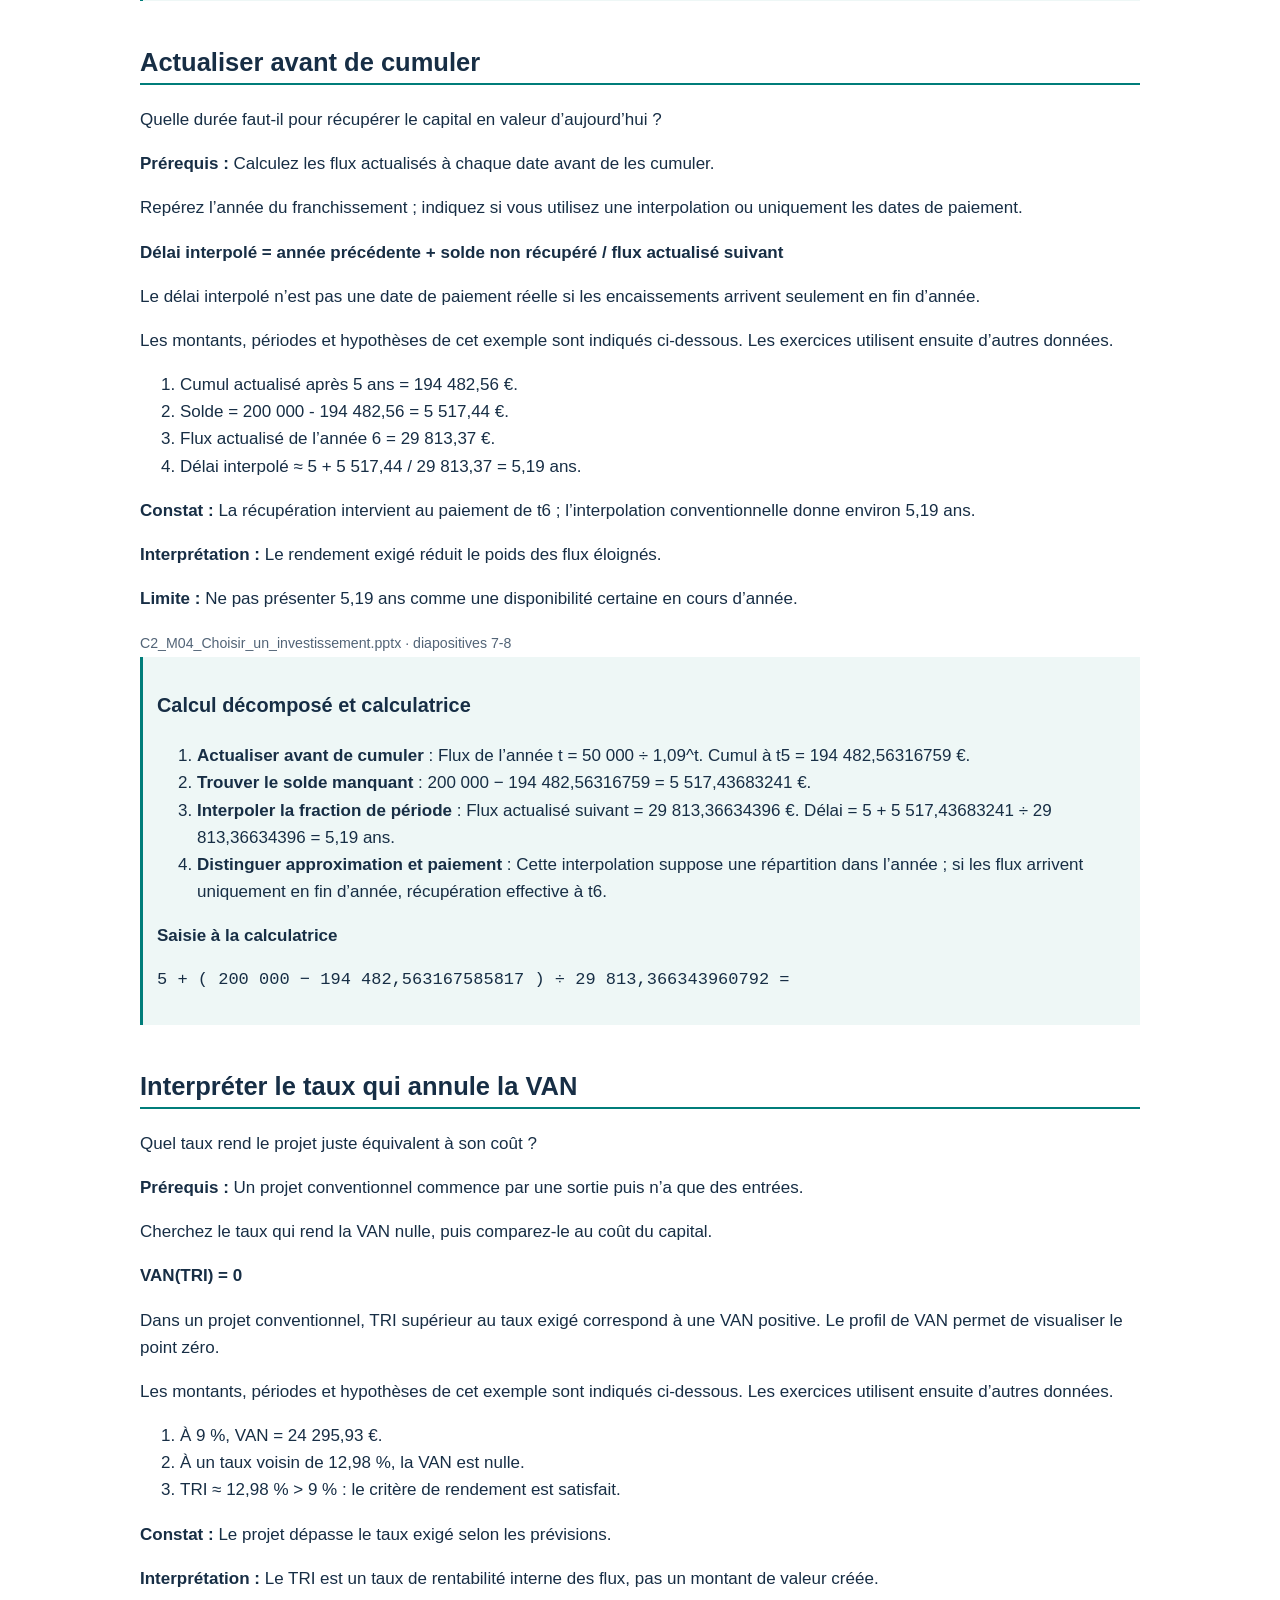
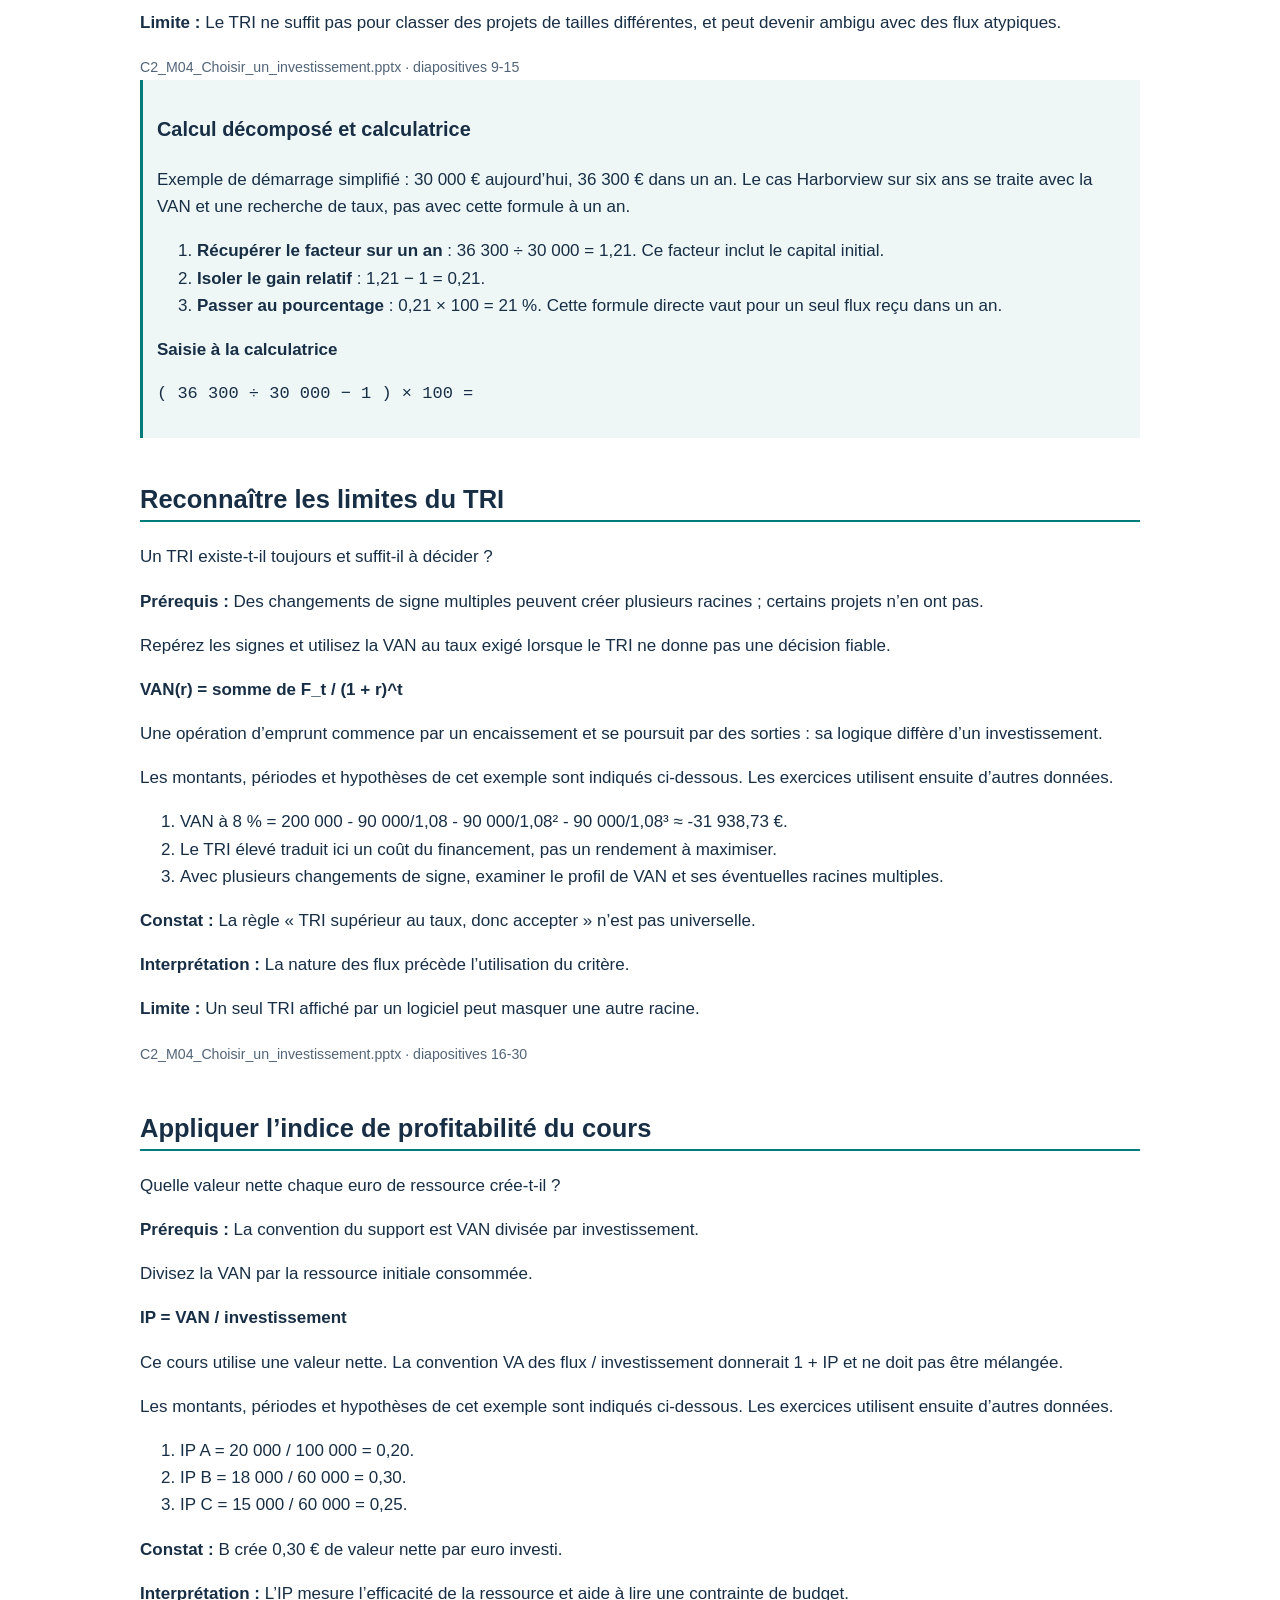
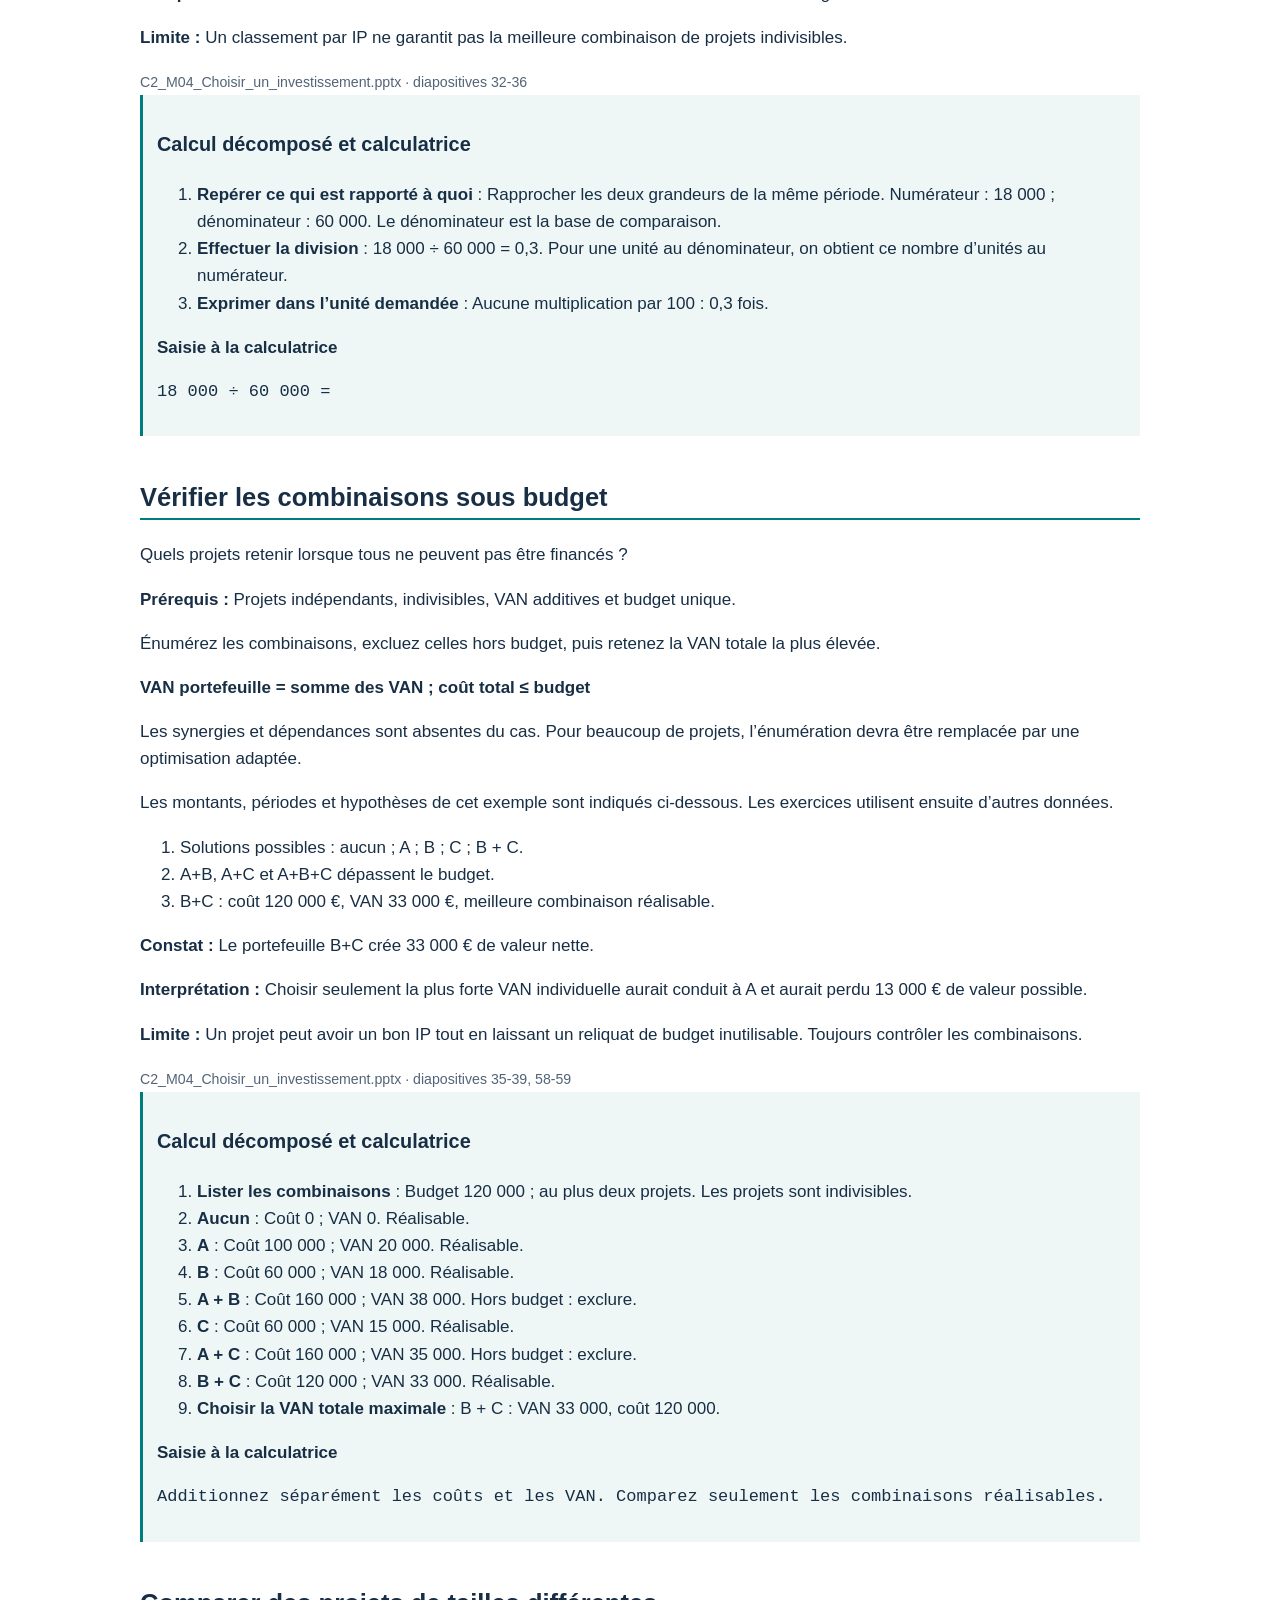
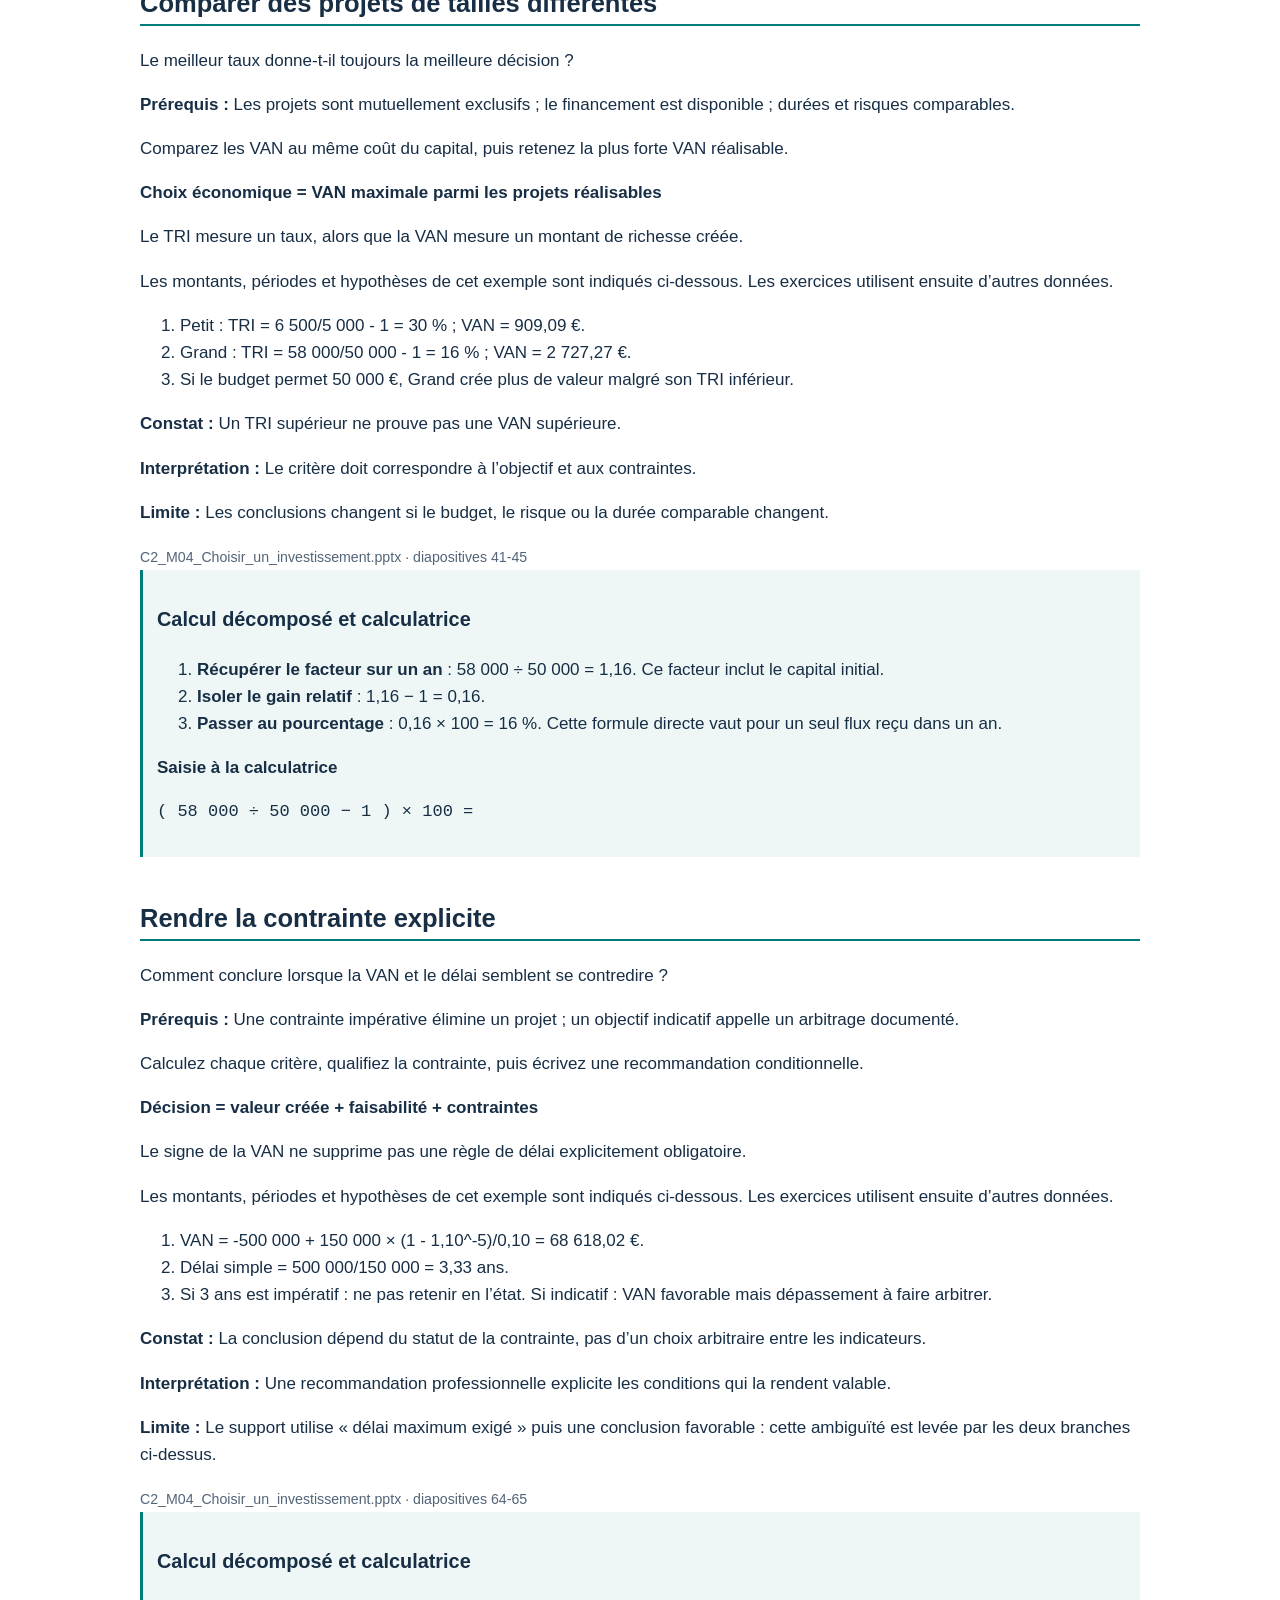
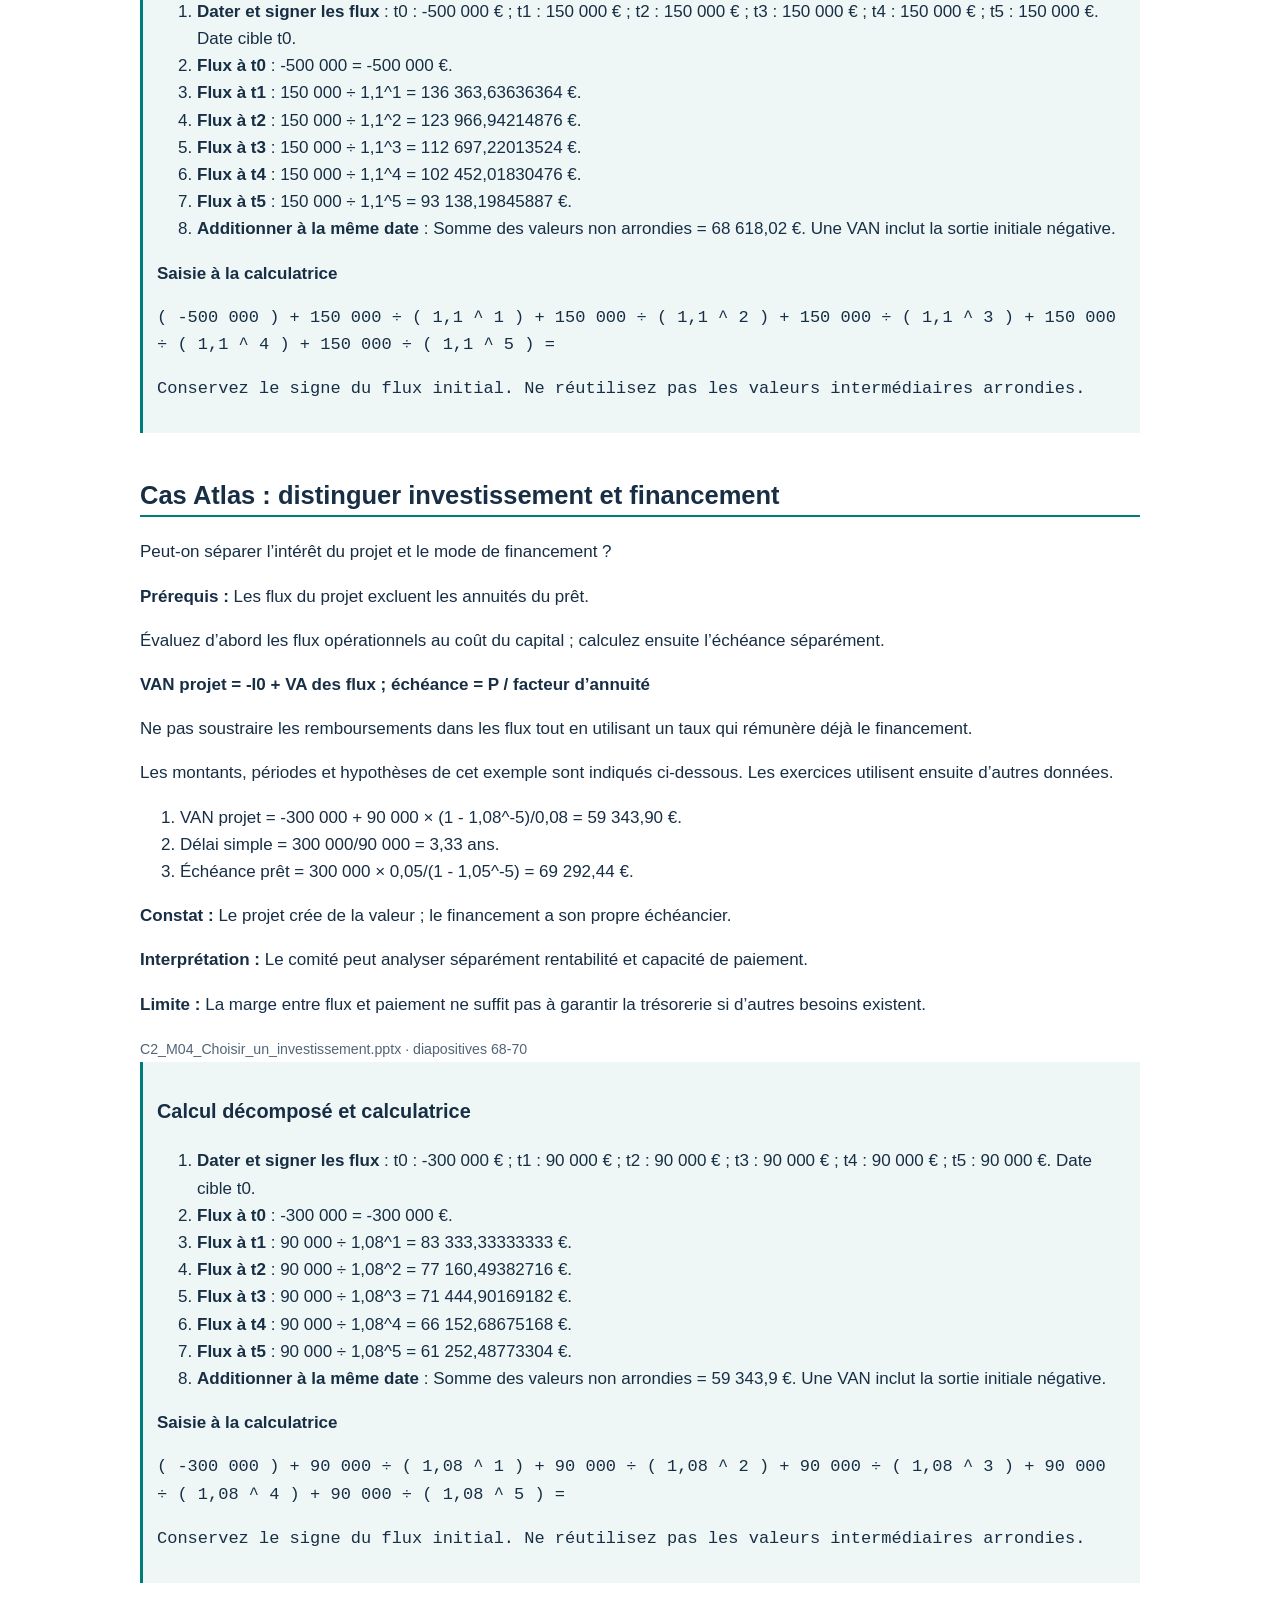
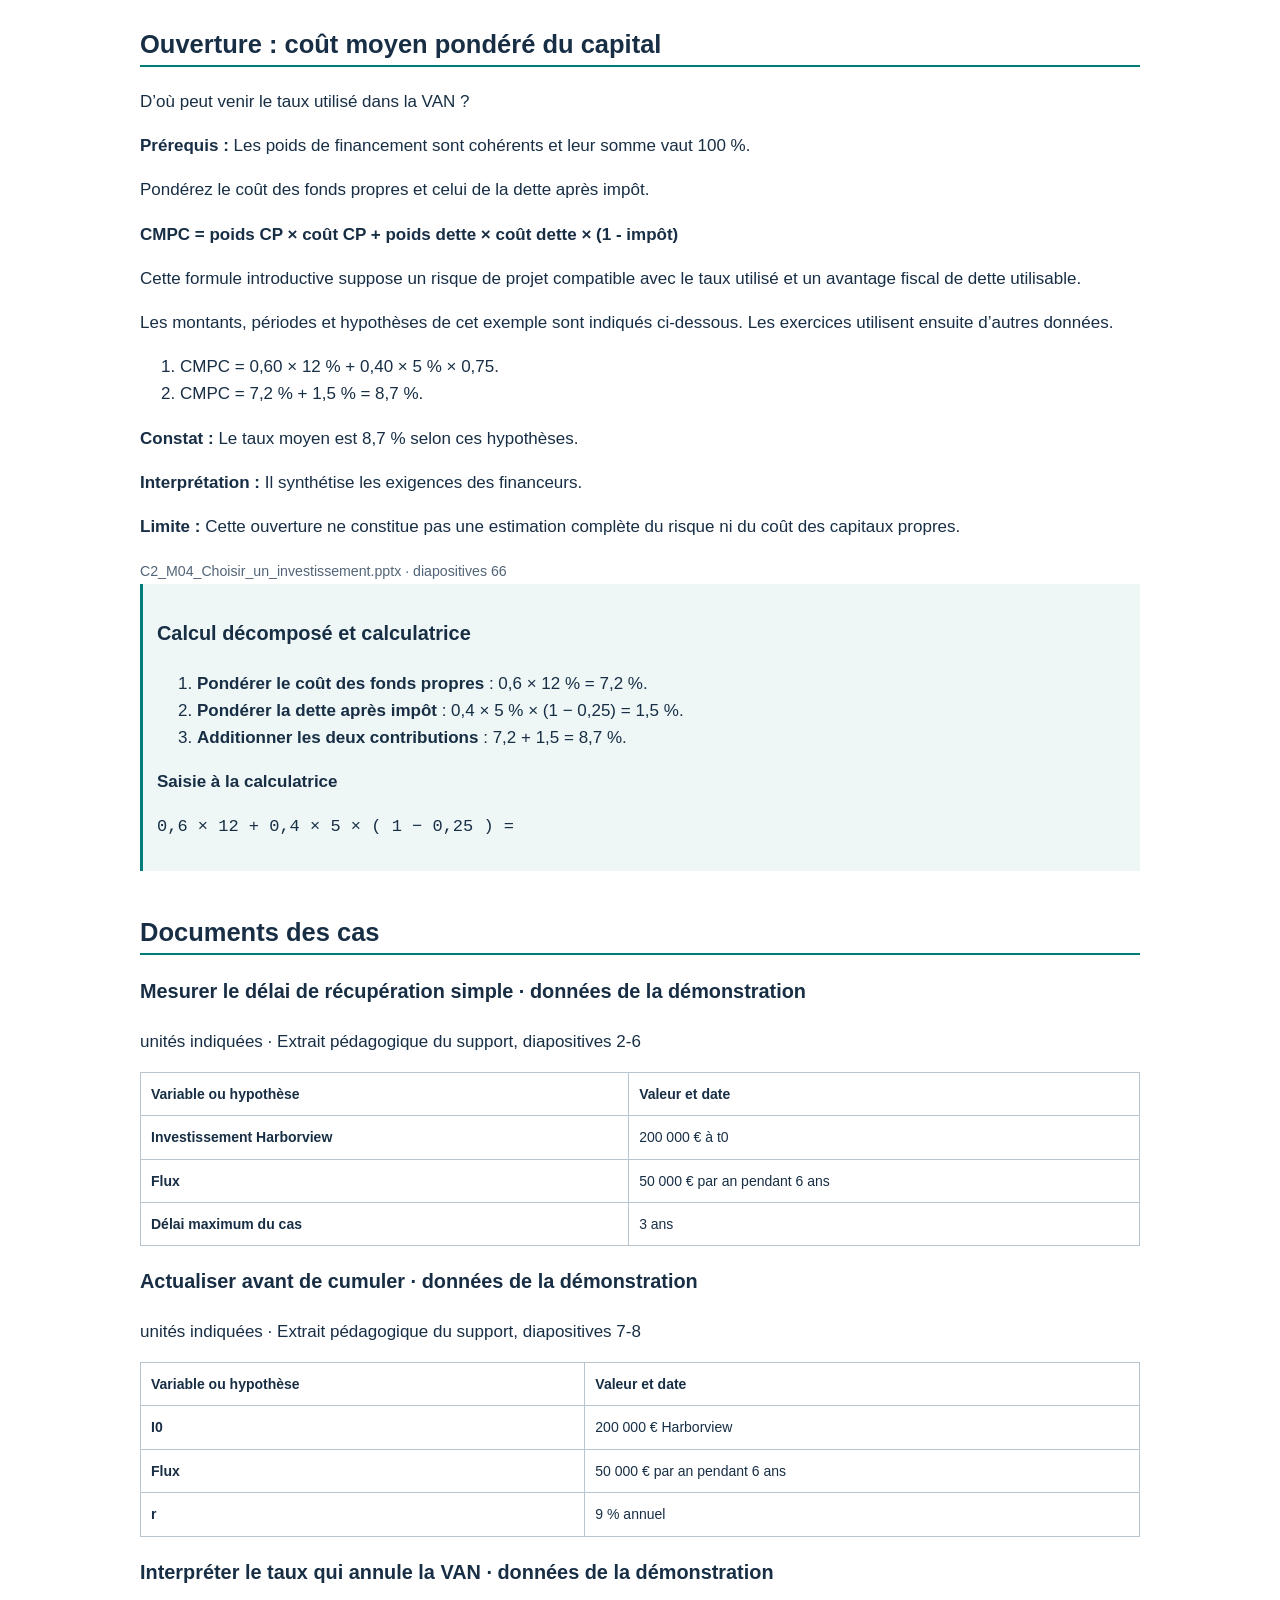
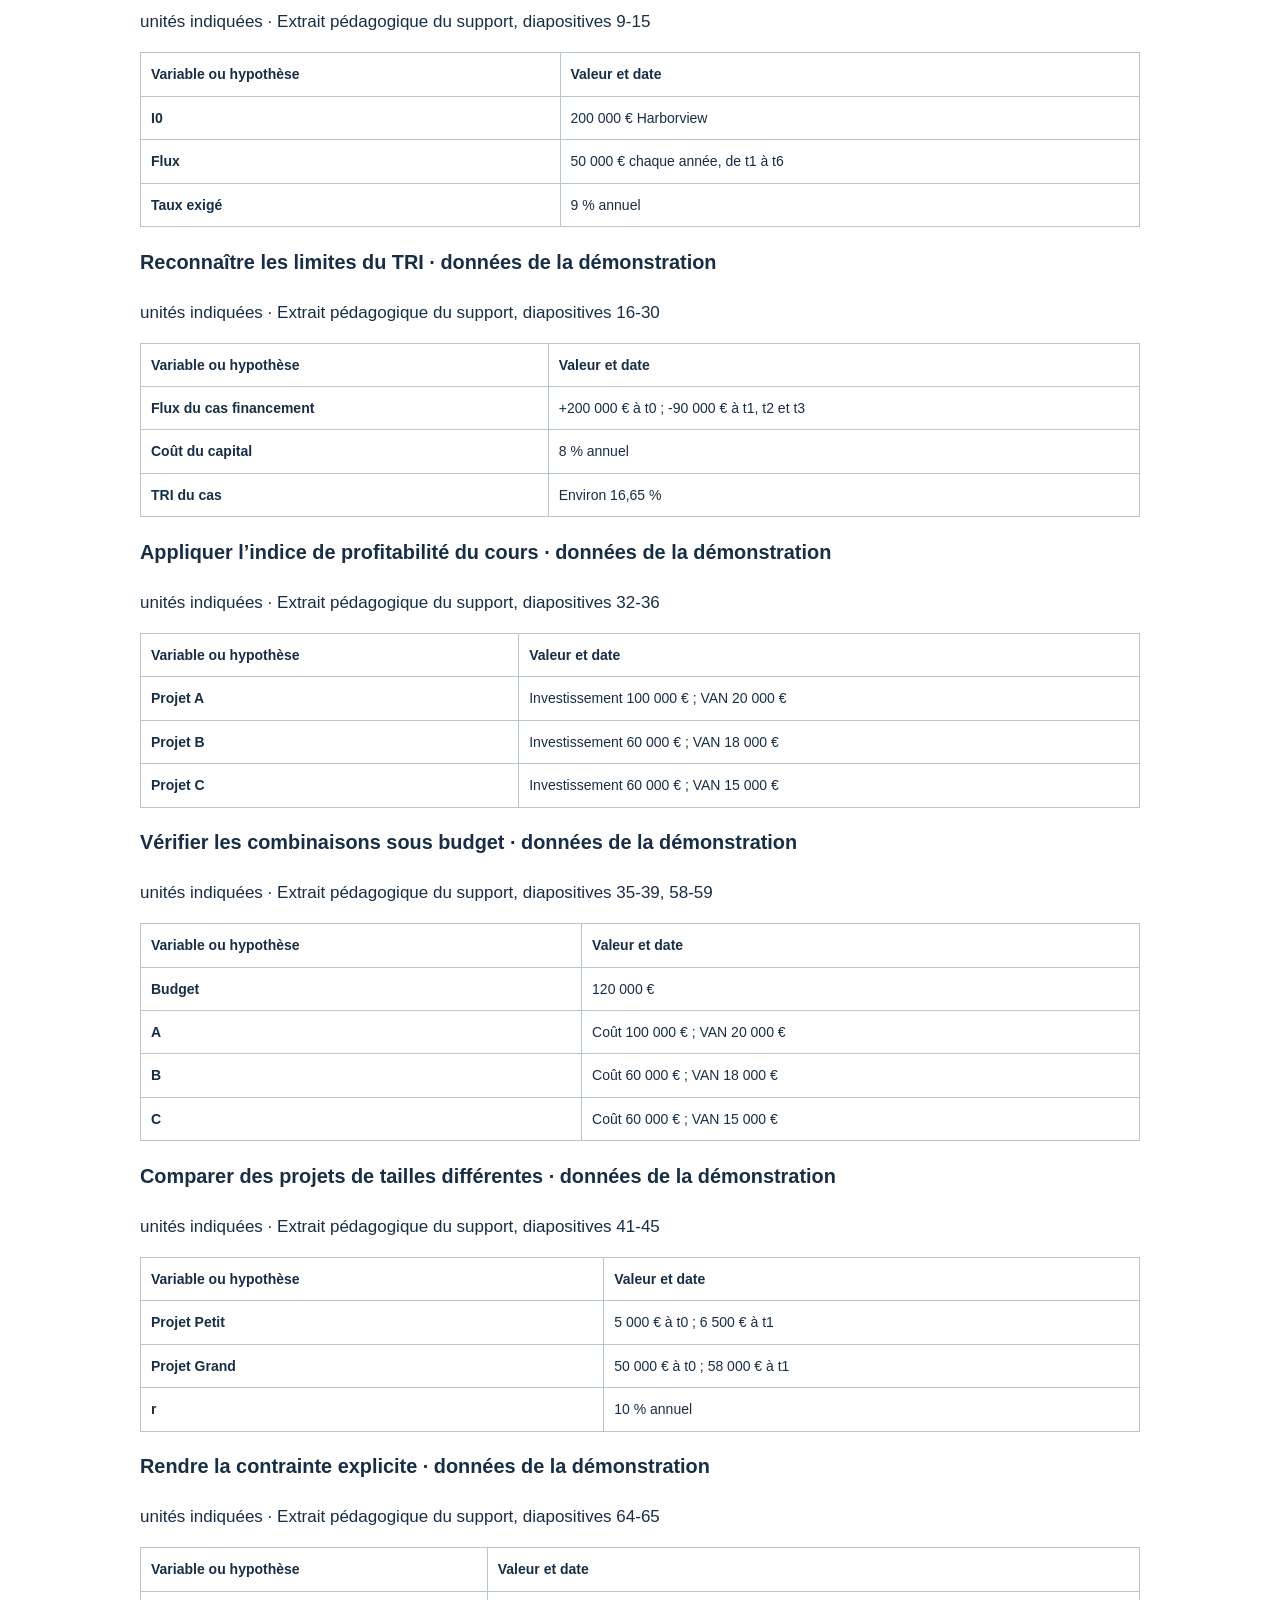
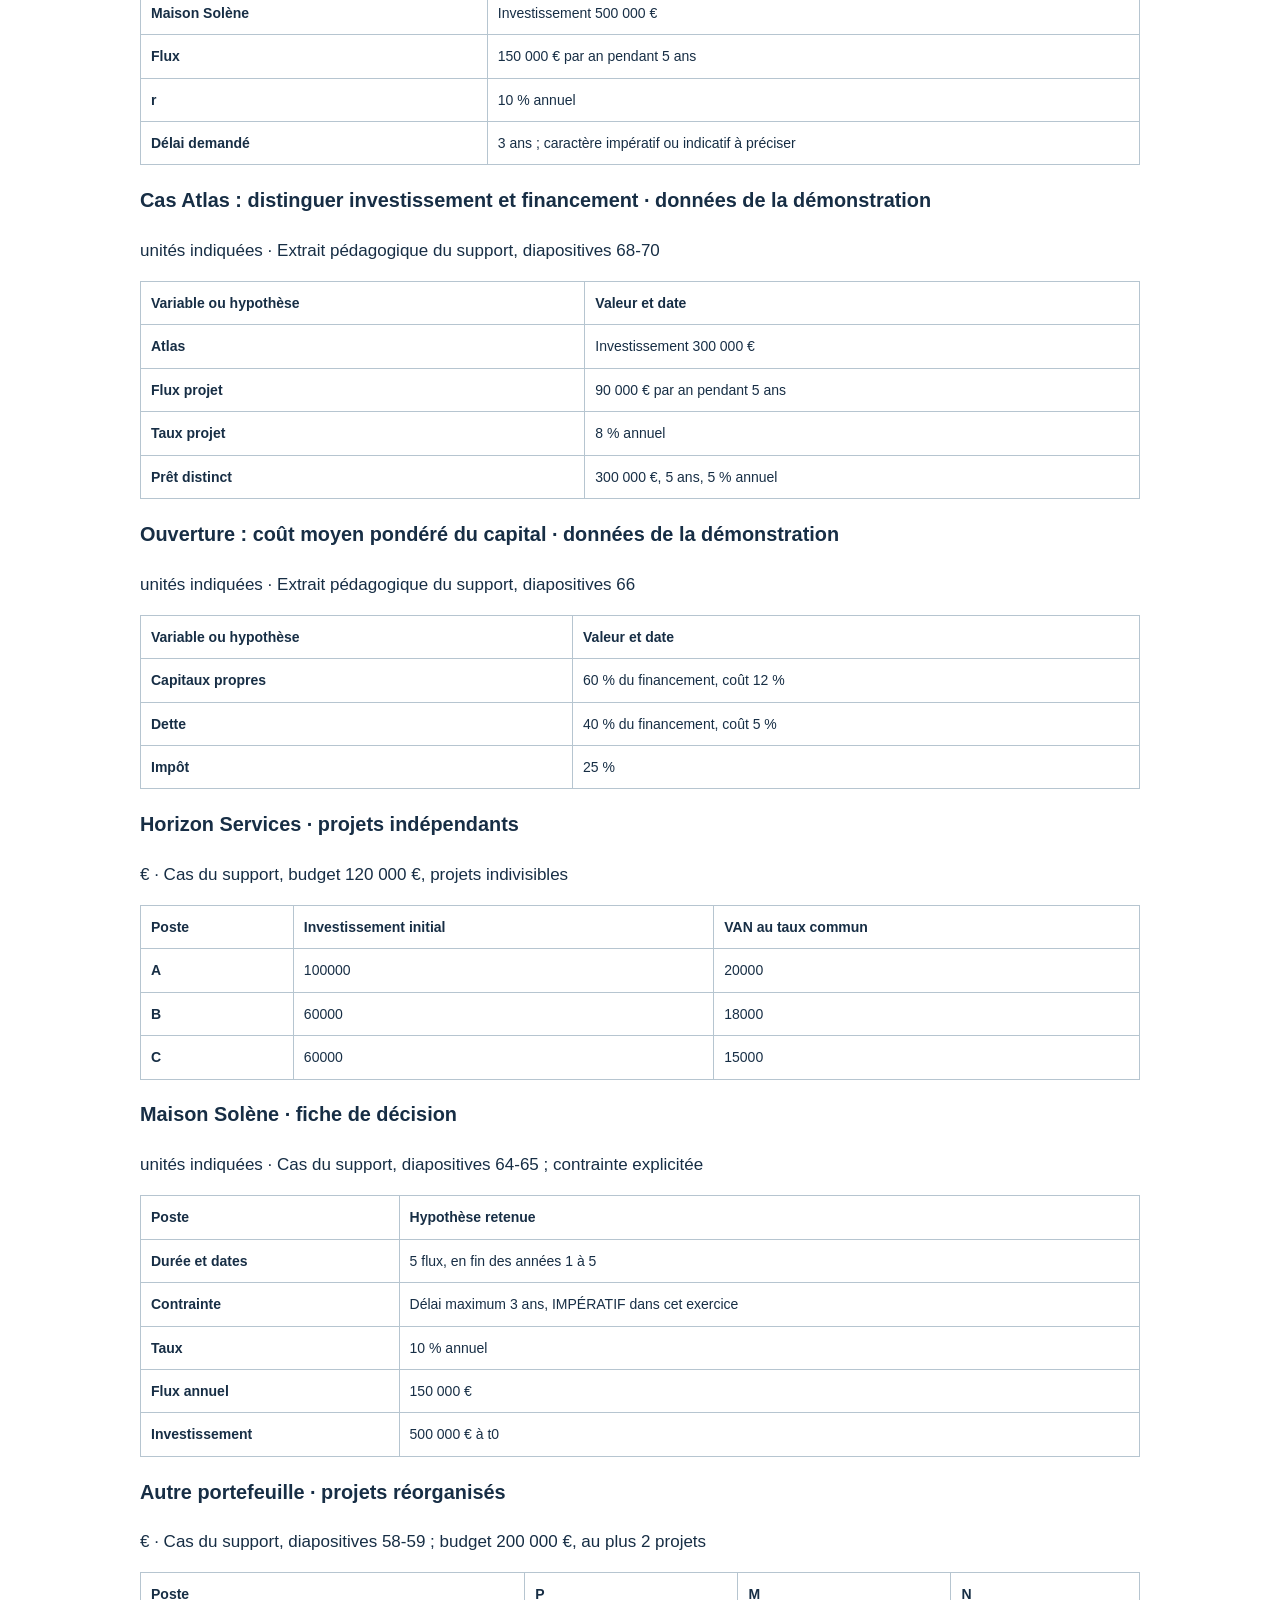
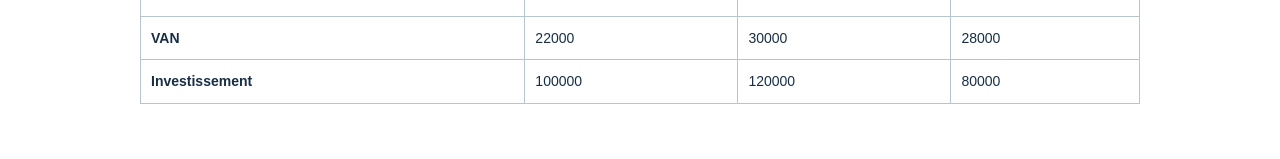
<file: investissement/Cours_imprimable.html>
<!doctype html><html lang="fr"><meta charset="utf-8"><meta name="viewport" content="width=device-width"><title>Choisir un investissement · Cours et exemples</title><style>body{font:17px/1.6 Arial;color:#172e45;max-width:1000px;margin:35px auto;padding:20px}h1{font-size:32px}h2{border-bottom:2px solid #007d7a;padding-top:20px}table{border-collapse:collapse;width:100%;font-size:14px}td,th{padding:10px;border:1px solid #b6c5d0;text-align:left}small{color:#526477}pre{white-space:pre-wrap}section{break-inside:avoid}@media print{body{font-size:11pt;margin:0}h2{break-before:auto}a{color:inherit}}
.detail-calcul{background:#eef7f6;padding:14px;border-left:3px solid #007d7a}pre{overflow-wrap:anywhere}section{break-inside:auto}li{break-inside:avoid}</style><h1>Choisir un investissement · Cours et exemples</h1><p>EMLV · Pilotage de la performance financière<br>A.Zeboudj, AZ Consulting - O.Burkaz - O-Bway</p><p>Croiser création de valeur, délai, rendement et contraintes pour recommander un investissement.</p><section><h2>Parcours essentiel · version 1.4.0</h2><p>Comprendre un exemple, s’entraîner puis changer de cas. <a href="index.html#essentiel">Ouvrir le parcours interactif</a>.</p><ol><li>Comprendre délai et TRI</li><li>Comparer sous contrainte</li><li>Arbitrer le nouveau cas Solène</li><li>Tester un autre budget</li></ol><p>Les calculs détaillés ci-dessous complètent les exemples validés. Conservez la précision pendant les calculs et arrondissez à la fin. La touche puissance peut s’appeler xʸ, yˣ ou ^ ; les taux des saisies sont déjà en décimaux.</p></section><section><h2 id="delai">Mesurer le délai de récupération simple</h2><p>En combien de temps le montant investi est-il récupéré ?</p><p><b>Prérequis :</b> Les flux simples ne sont pas actualisés.</p><p>Cumulez les flux ; si les flux annuels sont constants, divisez l’investissement par le flux annuel.</p><p><b>Délai simple = investissement / flux annuel constant</b></p><p>Avec des flux variables, repérez la dernière année non couverte et le solde à récupérer. L’interpolation suppose un encaissement réparti dans l’année.</p><p>Les montants, périodes et hypothèses de cet exemple sont indiqués ci-dessous. Les exercices utilisent ensuite d’autres données.</p><ol><li>Délai = 200 000 / 50 000 = 4 ans.</li><li>Comparaison : 4 ans &gt; 3 ans.</li><li>Si 3 ans est une contrainte impérative, le projet ne la respecte pas.</li></ol><p><b>Constat :</b> Harborview récupère son investissement en quatre ans.</p><p><b>Interprétation :</b> Le délai renseigne sur l’exposition initiale et la vitesse de retour.</p><p><b>Limite :</b> Il ignore les flux après récupération et la valeur temps ; il ne mesure pas toute la création de valeur.</p><small>C2_M04_Choisir_un_investissement.pptx · diapositives 2-6</small><div class="detail-calcul"><h3>Calcul décomposé et calculatrice</h3><ol><li><b>Repérer ce qui est rapporté à quoi</b> : Rapporter le montant à récupérer au flux annuel constant. Numérateur : 200 000 ; dénominateur : 50 000. Le dénominateur est la base de comparaison.</li><li><b>Effectuer la division</b> : 200 000 ÷ 50 000 = 4. Pour une unité au dénominateur, on obtient ce nombre d’unités au numérateur.</li><li><b>Lire le délai</b> : 4 ans par interpolation. Avec des versements uniquement en fin d’année, le franchissement effectif se produit à la première année entière suffisante.</li></ol><p><b>Saisie à la calculatrice</b></p><pre>200 000 ÷ 50 000 =</pre></div></section><section><h2 id="delai-actualise">Actualiser avant de cumuler</h2><p>Quelle durée faut-il pour récupérer le capital en valeur d’aujourd’hui ?</p><p><b>Prérequis :</b> Calculez les flux actualisés à chaque date avant de les cumuler.</p><p>Repérez l’année du franchissement ; indiquez si vous utilisez une interpolation ou uniquement les dates de paiement.</p><p><b>Délai interpolé = année précédente + solde non récupéré / flux actualisé suivant</b></p><p>Le délai interpolé n’est pas une date de paiement réelle si les encaissements arrivent seulement en fin d’année.</p><p>Les montants, périodes et hypothèses de cet exemple sont indiqués ci-dessous. Les exercices utilisent ensuite d’autres données.</p><ol><li>Cumul actualisé après 5 ans = 194 482,56 €.</li><li>Solde = 200 000 - 194 482,56 = 5 517,44 €.</li><li>Flux actualisé de l’année 6 = 29 813,37 €.</li><li>Délai interpolé ≈ 5 + 5 517,44 / 29 813,37 = 5,19 ans.</li></ol><p><b>Constat :</b> La récupération intervient au paiement de t6 ; l’interpolation conventionnelle donne environ 5,19 ans.</p><p><b>Interprétation :</b> Le rendement exigé réduit le poids des flux éloignés.</p><p><b>Limite :</b> Ne pas présenter 5,19 ans comme une disponibilité certaine en cours d’année.</p><small>C2_M04_Choisir_un_investissement.pptx · diapositives 7-8</small><div class="detail-calcul"><h3>Calcul décomposé et calculatrice</h3><ol><li><b>Actualiser avant de cumuler</b> : Flux de l’année t = 50 000 ÷ 1,09^t. Cumul à t5 = 194 482,56316759 €.</li><li><b>Trouver le solde manquant</b> : 200 000 − 194 482,56316759 = 5 517,43683241 €.</li><li><b>Interpoler la fraction de période</b> : Flux actualisé suivant = 29 813,36634396 €. Délai = 5 + 5 517,43683241 ÷ 29 813,36634396 = 5,19 ans.</li><li><b>Distinguer approximation et paiement</b> : Cette interpolation suppose une répartition dans l’année ; si les flux arrivent uniquement en fin d’année, récupération effective à t6.</li></ol><p><b>Saisie à la calculatrice</b></p><pre>5 + ( 200 000 − 194 482,563167585817 ) ÷ 29 813,366343960792 =</pre></div></section><section><h2 id="tri">Interpréter le taux qui annule la VAN</h2><p>Quel taux rend le projet juste équivalent à son coût ?</p><p><b>Prérequis :</b> Un projet conventionnel commence par une sortie puis n’a que des entrées.</p><p>Cherchez le taux qui rend la VAN nulle, puis comparez-le au coût du capital.</p><p><b>VAN(TRI) = 0</b></p><p>Dans un projet conventionnel, TRI supérieur au taux exigé correspond à une VAN positive. Le profil de VAN permet de visualiser le point zéro.</p><p>Les montants, périodes et hypothèses de cet exemple sont indiqués ci-dessous. Les exercices utilisent ensuite d’autres données.</p><ol><li>À 9 %, VAN = 24 295,93 €.</li><li>À un taux voisin de 12,98 %, la VAN est nulle.</li><li>TRI ≈ 12,98 % &gt; 9 % : le critère de rendement est satisfait.</li></ol><p><b>Constat :</b> Le projet dépasse le taux exigé selon les prévisions.</p><p><b>Interprétation :</b> Le TRI est un taux de rentabilité interne des flux, pas un montant de valeur créée.</p><p><b>Limite :</b> Le TRI ne suffit pas pour classer des projets de tailles différentes, et peut devenir ambigu avec des flux atypiques.</p><small>C2_M04_Choisir_un_investissement.pptx · diapositives 9-15</small><div class="detail-calcul"><h3>Calcul décomposé et calculatrice</h3><p>Exemple de démarrage simplifié : 30 000 € aujourd’hui, 36 300 € dans un an. Le cas Harborview sur six ans se traite avec la VAN et une recherche de taux, pas avec cette formule à un an.</p><ol><li><b>Récupérer le facteur sur un an</b> : 36 300 ÷ 30 000 = 1,21. Ce facteur inclut le capital initial.</li><li><b>Isoler le gain relatif</b> : 1,21 − 1 = 0,21.</li><li><b>Passer au pourcentage</b> : 0,21 × 100 = 21 %. Cette formule directe vaut pour un seul flux reçu dans un an.</li></ol><p><b>Saisie à la calculatrice</b></p><pre>( 36 300 ÷ 30 000 − 1 ) × 100 =</pre></div></section><section><h2 id="limites-tri">Reconnaître les limites du TRI</h2><p>Un TRI existe-t-il toujours et suffit-il à décider ?</p><p><b>Prérequis :</b> Des changements de signe multiples peuvent créer plusieurs racines ; certains projets n’en ont pas.</p><p>Repérez les signes et utilisez la VAN au taux exigé lorsque le TRI ne donne pas une décision fiable.</p><p><b>VAN(r) = somme de F_t / (1 + r)^t</b></p><p>Une opération d’emprunt commence par un encaissement et se poursuit par des sorties : sa logique diffère d’un investissement.</p><p>Les montants, périodes et hypothèses de cet exemple sont indiqués ci-dessous. Les exercices utilisent ensuite d’autres données.</p><ol><li>VAN à 8 % = 200 000 - 90 000/1,08 - 90 000/1,08² - 90 000/1,08³ ≈ -31 938,73 €.</li><li>Le TRI élevé traduit ici un coût du financement, pas un rendement à maximiser.</li><li>Avec plusieurs changements de signe, examiner le profil de VAN et ses éventuelles racines multiples.</li></ol><p><b>Constat :</b> La règle « TRI supérieur au taux, donc accepter » n’est pas universelle.</p><p><b>Interprétation :</b> La nature des flux précède l’utilisation du critère.</p><p><b>Limite :</b> Un seul TRI affiché par un logiciel peut masquer une autre racine.</p><small>C2_M04_Choisir_un_investissement.pptx · diapositives 16-30</small></section><section><h2 id="ip">Appliquer l’indice de profitabilité du cours</h2><p>Quelle valeur nette chaque euro de ressource crée-t-il ?</p><p><b>Prérequis :</b> La convention du support est VAN divisée par investissement.</p><p>Divisez la VAN par la ressource initiale consommée.</p><p><b>IP = VAN / investissement</b></p><p>Ce cours utilise une valeur nette. La convention VA des flux / investissement donnerait 1 + IP et ne doit pas être mélangée.</p><p>Les montants, périodes et hypothèses de cet exemple sont indiqués ci-dessous. Les exercices utilisent ensuite d’autres données.</p><ol><li>IP A = 20 000 / 100 000 = 0,20.</li><li>IP B = 18 000 / 60 000 = 0,30.</li><li>IP C = 15 000 / 60 000 = 0,25.</li></ol><p><b>Constat :</b> B crée 0,30 € de valeur nette par euro investi.</p><p><b>Interprétation :</b> L’IP mesure l’efficacité de la ressource et aide à lire une contrainte de budget.</p><p><b>Limite :</b> Un classement par IP ne garantit pas la meilleure combinaison de projets indivisibles.</p><small>C2_M04_Choisir_un_investissement.pptx · diapositives 32-36</small><div class="detail-calcul"><h3>Calcul décomposé et calculatrice</h3><ol><li><b>Repérer ce qui est rapporté à quoi</b> : Rapprocher les deux grandeurs de la même période. Numérateur : 18 000 ; dénominateur : 60 000. Le dénominateur est la base de comparaison.</li><li><b>Effectuer la division</b> : 18 000 ÷ 60 000 = 0,3. Pour une unité au dénominateur, on obtient ce nombre d’unités au numérateur.</li><li><b>Exprimer dans l’unité demandée</b> : Aucune multiplication par 100 : 0,3 fois.</li></ol><p><b>Saisie à la calculatrice</b></p><pre>18 000 ÷ 60 000 =</pre></div></section><section><h2 id="budget">Vérifier les combinaisons sous budget</h2><p>Quels projets retenir lorsque tous ne peuvent pas être financés ?</p><p><b>Prérequis :</b> Projets indépendants, indivisibles, VAN additives et budget unique.</p><p>Énumérez les combinaisons, excluez celles hors budget, puis retenez la VAN totale la plus élevée.</p><p><b>VAN portefeuille = somme des VAN ; coût total ≤ budget</b></p><p>Les synergies et dépendances sont absentes du cas. Pour beaucoup de projets, l’énumération devra être remplacée par une optimisation adaptée.</p><p>Les montants, périodes et hypothèses de cet exemple sont indiqués ci-dessous. Les exercices utilisent ensuite d’autres données.</p><ol><li>Solutions possibles : aucun ; A ; B ; C ; B + C.</li><li>A+B, A+C et A+B+C dépassent le budget.</li><li>B+C : coût 120 000 €, VAN 33 000 €, meilleure combinaison réalisable.</li></ol><p><b>Constat :</b> Le portefeuille B+C crée 33 000 € de valeur nette.</p><p><b>Interprétation :</b> Choisir seulement la plus forte VAN individuelle aurait conduit à A et aurait perdu 13 000 € de valeur possible.</p><p><b>Limite :</b> Un projet peut avoir un bon IP tout en laissant un reliquat de budget inutilisable. Toujours contrôler les combinaisons.</p><small>C2_M04_Choisir_un_investissement.pptx · diapositives 35-39, 58-59</small><div class="detail-calcul"><h3>Calcul décomposé et calculatrice</h3><ol><li><b>Lister les combinaisons</b> : Budget 120 000 ; au plus deux projets. Les projets sont indivisibles.</li><li><b>Aucun</b> : Coût 0 ; VAN 0. Réalisable.</li><li><b>A</b> : Coût 100 000 ; VAN 20 000. Réalisable.</li><li><b>B</b> : Coût 60 000 ; VAN 18 000. Réalisable.</li><li><b>A + B</b> : Coût 160 000 ; VAN 38 000. Hors budget : exclure.</li><li><b>C</b> : Coût 60 000 ; VAN 15 000. Réalisable.</li><li><b>A + C</b> : Coût 160 000 ; VAN 35 000. Hors budget : exclure.</li><li><b>B + C</b> : Coût 120 000 ; VAN 33 000. Réalisable.</li><li><b>Choisir la VAN totale maximale</b> : B + C : VAN 33 000, coût 120 000.</li></ol><p><b>Saisie à la calculatrice</b></p><pre>Additionnez séparément les coûts et les VAN. Comparez seulement les combinaisons réalisables.</pre></div></section><section><h2 id="exclusifs">Comparer des projets de tailles différentes</h2><p>Le meilleur taux donne-t-il toujours la meilleure décision ?</p><p><b>Prérequis :</b> Les projets sont mutuellement exclusifs ; le financement est disponible ; durées et risques comparables.</p><p>Comparez les VAN au même coût du capital, puis retenez la plus forte VAN réalisable.</p><p><b>Choix économique = VAN maximale parmi les projets réalisables</b></p><p>Le TRI mesure un taux, alors que la VAN mesure un montant de richesse créée.</p><p>Les montants, périodes et hypothèses de cet exemple sont indiqués ci-dessous. Les exercices utilisent ensuite d’autres données.</p><ol><li>Petit : TRI = 6 500/5 000 - 1 = 30 % ; VAN = 909,09 €.</li><li>Grand : TRI = 58 000/50 000 - 1 = 16 % ; VAN = 2 727,27 €.</li><li>Si le budget permet 50 000 €, Grand crée plus de valeur malgré son TRI inférieur.</li></ol><p><b>Constat :</b> Un TRI supérieur ne prouve pas une VAN supérieure.</p><p><b>Interprétation :</b> Le critère doit correspondre à l’objectif et aux contraintes.</p><p><b>Limite :</b> Les conclusions changent si le budget, le risque ou la durée comparable changent.</p><small>C2_M04_Choisir_un_investissement.pptx · diapositives 41-45</small><div class="detail-calcul"><h3>Calcul décomposé et calculatrice</h3><ol><li><b>Récupérer le facteur sur un an</b> : 58 000 ÷ 50 000 = 1,16. Ce facteur inclut le capital initial.</li><li><b>Isoler le gain relatif</b> : 1,16 − 1 = 0,16.</li><li><b>Passer au pourcentage</b> : 0,16 × 100 = 16 %. Cette formule directe vaut pour un seul flux reçu dans un an.</li></ol><p><b>Saisie à la calculatrice</b></p><pre>( 58 000 ÷ 50 000 − 1 ) × 100 =</pre></div></section><section><h2 id="decision">Rendre la contrainte explicite</h2><p>Comment conclure lorsque la VAN et le délai semblent se contredire ?</p><p><b>Prérequis :</b> Une contrainte impérative élimine un projet ; un objectif indicatif appelle un arbitrage documenté.</p><p>Calculez chaque critère, qualifiez la contrainte, puis écrivez une recommandation conditionnelle.</p><p><b>Décision = valeur créée + faisabilité + contraintes</b></p><p>Le signe de la VAN ne supprime pas une règle de délai explicitement obligatoire.</p><p>Les montants, périodes et hypothèses de cet exemple sont indiqués ci-dessous. Les exercices utilisent ensuite d’autres données.</p><ol><li>VAN = -500 000 + 150 000 × (1 - 1,10^-5)/0,10 = 68 618,02 €.</li><li>Délai simple = 500 000/150 000 = 3,33 ans.</li><li>Si 3 ans est impératif : ne pas retenir en l’état. Si indicatif : VAN favorable mais dépassement à faire arbitrer.</li></ol><p><b>Constat :</b> La conclusion dépend du statut de la contrainte, pas d’un choix arbitraire entre les indicateurs.</p><p><b>Interprétation :</b> Une recommandation professionnelle explicite les conditions qui la rendent valable.</p><p><b>Limite :</b> Le support utilise « délai maximum exigé » puis une conclusion favorable : cette ambiguïté est levée par les deux branches ci-dessus.</p><small>C2_M04_Choisir_un_investissement.pptx · diapositives 64-65</small><div class="detail-calcul"><h3>Calcul décomposé et calculatrice</h3><ol><li><b>Dater et signer les flux</b> : t0 : -500 000 € ; t1 : 150 000 € ; t2 : 150 000 € ; t3 : 150 000 € ; t4 : 150 000 € ; t5 : 150 000 €. Date cible t0.</li><li><b>Flux à t0</b> : -500 000 = -500 000 €.</li><li><b>Flux à t1</b> : 150 000 ÷ 1,1^1 = 136 363,63636364 €.</li><li><b>Flux à t2</b> : 150 000 ÷ 1,1^2 = 123 966,94214876 €.</li><li><b>Flux à t3</b> : 150 000 ÷ 1,1^3 = 112 697,22013524 €.</li><li><b>Flux à t4</b> : 150 000 ÷ 1,1^4 = 102 452,01830476 €.</li><li><b>Flux à t5</b> : 150 000 ÷ 1,1^5 = 93 138,19845887 €.</li><li><b>Additionner à la même date</b> : Somme des valeurs non arrondies = 68 618,02 €. Une VAN inclut la sortie initiale négative.</li></ol><p><b>Saisie à la calculatrice</b></p><pre>( -500 000 ) + 150 000 ÷ ( 1,1 ^ 1 ) + 150 000 ÷ ( 1,1 ^ 2 ) + 150 000 ÷ ( 1,1 ^ 3 ) + 150 000 ÷ ( 1,1 ^ 4 ) + 150 000 ÷ ( 1,1 ^ 5 ) =</pre><pre>Conservez le signe du flux initial. Ne réutilisez pas les valeurs intermédiaires arrondies.</pre></div></section><section><h2 id="atlas">Cas Atlas : distinguer investissement et financement</h2><p>Peut-on séparer l’intérêt du projet et le mode de financement ?</p><p><b>Prérequis :</b> Les flux du projet excluent les annuités du prêt.</p><p>Évaluez d’abord les flux opérationnels au coût du capital ; calculez ensuite l’échéance séparément.</p><p><b>VAN projet = -I0 + VA des flux ; échéance = P / facteur d’annuité</b></p><p>Ne pas soustraire les remboursements dans les flux tout en utilisant un taux qui rémunère déjà le financement.</p><p>Les montants, périodes et hypothèses de cet exemple sont indiqués ci-dessous. Les exercices utilisent ensuite d’autres données.</p><ol><li>VAN projet = -300 000 + 90 000 × (1 - 1,08^-5)/0,08 = 59 343,90 €.</li><li>Délai simple = 300 000/90 000 = 3,33 ans.</li><li>Échéance prêt = 300 000 × 0,05/(1 - 1,05^-5) = 69 292,44 €.</li></ol><p><b>Constat :</b> Le projet crée de la valeur ; le financement a son propre échéancier.</p><p><b>Interprétation :</b> Le comité peut analyser séparément rentabilité et capacité de paiement.</p><p><b>Limite :</b> La marge entre flux et paiement ne suffit pas à garantir la trésorerie si d’autres besoins existent.</p><small>C2_M04_Choisir_un_investissement.pptx · diapositives 68-70</small><div class="detail-calcul"><h3>Calcul décomposé et calculatrice</h3><ol><li><b>Dater et signer les flux</b> : t0 : -300 000 € ; t1 : 90 000 € ; t2 : 90 000 € ; t3 : 90 000 € ; t4 : 90 000 € ; t5 : 90 000 €. Date cible t0.</li><li><b>Flux à t0</b> : -300 000 = -300 000 €.</li><li><b>Flux à t1</b> : 90 000 ÷ 1,08^1 = 83 333,33333333 €.</li><li><b>Flux à t2</b> : 90 000 ÷ 1,08^2 = 77 160,49382716 €.</li><li><b>Flux à t3</b> : 90 000 ÷ 1,08^3 = 71 444,90169182 €.</li><li><b>Flux à t4</b> : 90 000 ÷ 1,08^4 = 66 152,68675168 €.</li><li><b>Flux à t5</b> : 90 000 ÷ 1,08^5 = 61 252,48773304 €.</li><li><b>Additionner à la même date</b> : Somme des valeurs non arrondies = 59 343,9 €. Une VAN inclut la sortie initiale négative.</li></ol><p><b>Saisie à la calculatrice</b></p><pre>( -300 000 ) + 90 000 ÷ ( 1,08 ^ 1 ) + 90 000 ÷ ( 1,08 ^ 2 ) + 90 000 ÷ ( 1,08 ^ 3 ) + 90 000 ÷ ( 1,08 ^ 4 ) + 90 000 ÷ ( 1,08 ^ 5 ) =</pre><pre>Conservez le signe du flux initial. Ne réutilisez pas les valeurs intermédiaires arrondies.</pre></div></section><section><h2 id="cmpc">Ouverture : coût moyen pondéré du capital</h2><p>D’où peut venir le taux utilisé dans la VAN ?</p><p><b>Prérequis :</b> Les poids de financement sont cohérents et leur somme vaut 100 %.</p><p>Pondérez le coût des fonds propres et celui de la dette après impôt.</p><p><b>CMPC = poids CP × coût CP + poids dette × coût dette × (1 - impôt)</b></p><p>Cette formule introductive suppose un risque de projet compatible avec le taux utilisé et un avantage fiscal de dette utilisable.</p><p>Les montants, périodes et hypothèses de cet exemple sont indiqués ci-dessous. Les exercices utilisent ensuite d’autres données.</p><ol><li>CMPC = 0,60 × 12 % + 0,40 × 5 % × 0,75.</li><li>CMPC = 7,2 % + 1,5 % = 8,7 %.</li></ol><p><b>Constat :</b> Le taux moyen est 8,7 % selon ces hypothèses.</p><p><b>Interprétation :</b> Il synthétise les exigences des financeurs.</p><p><b>Limite :</b> Cette ouverture ne constitue pas une estimation complète du risque ni du coût des capitaux propres.</p><small>C2_M04_Choisir_un_investissement.pptx · diapositives 66</small><div class="detail-calcul"><h3>Calcul décomposé et calculatrice</h3><ol><li><b>Pondérer le coût des fonds propres</b> : 0,6 × 12 % = 7,2 %.</li><li><b>Pondérer la dette après impôt</b> : 0,4 × 5 % × (1 − 0,25) = 1,5 %.</li><li><b>Additionner les deux contributions</b> : 7,2 + 1,5 = 8,7 %.</li></ol><p><b>Saisie à la calculatrice</b></p><pre>0,6 × 12 + 0,4 × 5 × ( 1 − 0,25 ) =</pre></div></section><h2>Documents des cas</h2><section><h3>Mesurer le délai de récupération simple · données de la démonstration</h3><p>unités indiquées · Extrait pédagogique du support, diapositives 2-6</p><table><thead><tr><th>Variable ou hypothèse</th><th>Valeur et date</th></tr></thead><tbody><tr><th>Investissement Harborview</th><td>200 000 € à t0</td></tr><tr><th>Flux</th><td>50 000 € par an pendant 6 ans</td></tr><tr><th>Délai maximum du cas</th><td>3 ans</td></tr></tbody></table></section><section><h3>Actualiser avant de cumuler · données de la démonstration</h3><p>unités indiquées · Extrait pédagogique du support, diapositives 7-8</p><table><thead><tr><th>Variable ou hypothèse</th><th>Valeur et date</th></tr></thead><tbody><tr><th>I0</th><td>200 000 € Harborview</td></tr><tr><th>Flux</th><td>50 000 € par an pendant 6 ans</td></tr><tr><th>r</th><td>9 % annuel</td></tr></tbody></table></section><section><h3>Interpréter le taux qui annule la VAN · données de la démonstration</h3><p>unités indiquées · Extrait pédagogique du support, diapositives 9-15</p><table><thead><tr><th>Variable ou hypothèse</th><th>Valeur et date</th></tr></thead><tbody><tr><th>I0</th><td>200 000 € Harborview</td></tr><tr><th>Flux</th><td>50 000 € chaque année, de t1 à t6</td></tr><tr><th>Taux exigé</th><td>9 % annuel</td></tr></tbody></table></section><section><h3>Reconnaître les limites du TRI · données de la démonstration</h3><p>unités indiquées · Extrait pédagogique du support, diapositives 16-30</p><table><thead><tr><th>Variable ou hypothèse</th><th>Valeur et date</th></tr></thead><tbody><tr><th>Flux du cas financement</th><td>+200 000 € à t0 ; -90 000 € à t1, t2 et t3</td></tr><tr><th>Coût du capital</th><td>8 % annuel</td></tr><tr><th>TRI du cas</th><td>Environ 16,65 %</td></tr></tbody></table></section><section><h3>Appliquer l’indice de profitabilité du cours · données de la démonstration</h3><p>unités indiquées · Extrait pédagogique du support, diapositives 32-36</p><table><thead><tr><th>Variable ou hypothèse</th><th>Valeur et date</th></tr></thead><tbody><tr><th>Projet A</th><td>Investissement 100 000 € ; VAN 20 000 €</td></tr><tr><th>Projet B</th><td>Investissement 60 000 € ; VAN 18 000 €</td></tr><tr><th>Projet C</th><td>Investissement 60 000 € ; VAN 15 000 €</td></tr></tbody></table></section><section><h3>Vérifier les combinaisons sous budget · données de la démonstration</h3><p>unités indiquées · Extrait pédagogique du support, diapositives 35-39, 58-59</p><table><thead><tr><th>Variable ou hypothèse</th><th>Valeur et date</th></tr></thead><tbody><tr><th>Budget</th><td>120 000 €</td></tr><tr><th>A</th><td>Coût 100 000 € ; VAN 20 000 €</td></tr><tr><th>B</th><td>Coût 60 000 € ; VAN 18 000 €</td></tr><tr><th>C</th><td>Coût 60 000 € ; VAN 15 000 €</td></tr></tbody></table></section><section><h3>Comparer des projets de tailles différentes · données de la démonstration</h3><p>unités indiquées · Extrait pédagogique du support, diapositives 41-45</p><table><thead><tr><th>Variable ou hypothèse</th><th>Valeur et date</th></tr></thead><tbody><tr><th>Projet Petit</th><td>5 000 € à t0 ; 6 500 € à t1</td></tr><tr><th>Projet Grand</th><td>50 000 € à t0 ; 58 000 € à t1</td></tr><tr><th>r</th><td>10 % annuel</td></tr></tbody></table></section><section><h3>Rendre la contrainte explicite · données de la démonstration</h3><p>unités indiquées · Extrait pédagogique du support, diapositives 64-65</p><table><thead><tr><th>Variable ou hypothèse</th><th>Valeur et date</th></tr></thead><tbody><tr><th>Maison Solène</th><td>Investissement 500 000 €</td></tr><tr><th>Flux</th><td>150 000 € par an pendant 5 ans</td></tr><tr><th>r</th><td>10 % annuel</td></tr><tr><th>Délai demandé</th><td>3 ans ; caractère impératif ou indicatif à préciser</td></tr></tbody></table></section><section><h3>Cas Atlas : distinguer investissement et financement · données de la démonstration</h3><p>unités indiquées · Extrait pédagogique du support, diapositives 68-70</p><table><thead><tr><th>Variable ou hypothèse</th><th>Valeur et date</th></tr></thead><tbody><tr><th>Atlas</th><td>Investissement 300 000 €</td></tr><tr><th>Flux projet</th><td>90 000 € par an pendant 5 ans</td></tr><tr><th>Taux projet</th><td>8 % annuel</td></tr><tr><th>Prêt distinct</th><td>300 000 €, 5 ans, 5 % annuel</td></tr></tbody></table></section><section><h3>Ouverture : coût moyen pondéré du capital · données de la démonstration</h3><p>unités indiquées · Extrait pédagogique du support, diapositives 66</p><table><thead><tr><th>Variable ou hypothèse</th><th>Valeur et date</th></tr></thead><tbody><tr><th>Capitaux propres</th><td>60 % du financement, coût 12 %</td></tr><tr><th>Dette</th><td>40 % du financement, coût 5 %</td></tr><tr><th>Impôt</th><td>25 %</td></tr></tbody></table></section><section><h3>Horizon Services · projets indépendants</h3><p>€ · Cas du support, budget 120 000 €, projets indivisibles</p><table><thead><tr><th>Poste</th><th>Investissement initial</th><th>VAN au taux commun</th></tr></thead><tbody><tr><th>A</th><td>100000</td><td>20000</td></tr><tr><th>B</th><td>60000</td><td>18000</td></tr><tr><th>C</th><td>60000</td><td>15000</td></tr></tbody></table></section><section><h3>Maison Solène · fiche de décision</h3><p>unités indiquées · Cas du support, diapositives 64-65 ; contrainte explicitée</p><table><thead><tr><th>Poste</th><th>Hypothèse retenue</th></tr></thead><tbody><tr><th>Durée et dates</th><td>5 flux, en fin des années 1 à 5</td></tr><tr><th>Contrainte</th><td>Délai maximum 3 ans, IMPÉRATIF dans cet exercice</td></tr><tr><th>Taux</th><td>10 % annuel</td></tr><tr><th>Flux annuel</th><td>150 000 €</td></tr><tr><th>Investissement</th><td>500 000 € à t0</td></tr></tbody></table></section><section><h3>Autre portefeuille · projets réorganisés</h3><p>€ · Cas du support, diapositives 58-59 ; budget 200 000 €, au plus 2 projets</p><table><thead><tr><th>Poste</th><th>P</th><th>M</th><th>N</th></tr></thead><tbody><tr><th>VAN</th><td>22000</td><td>30000</td><td>28000</td></tr><tr><th>Investissement</th><td>100000</td><td>120000</td><td>80000</td></tr></tbody></table></section></html>
</file>
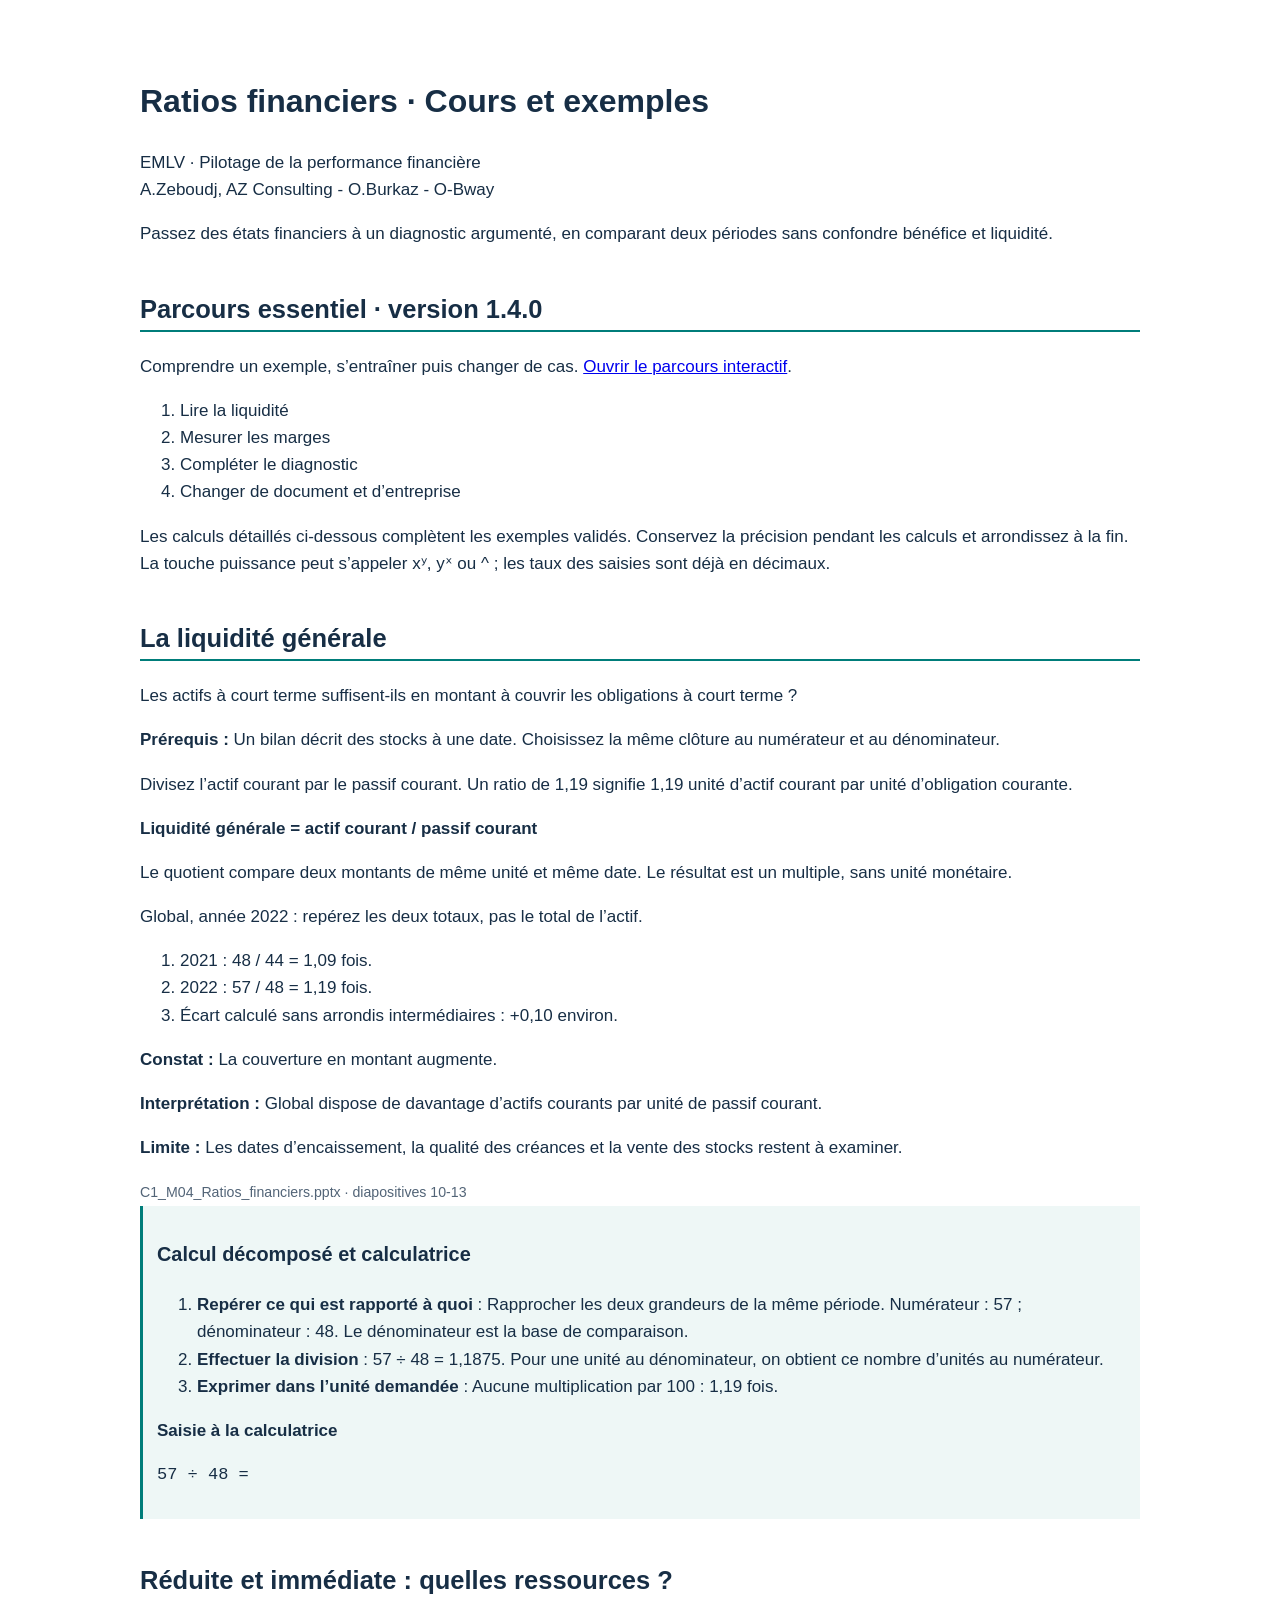
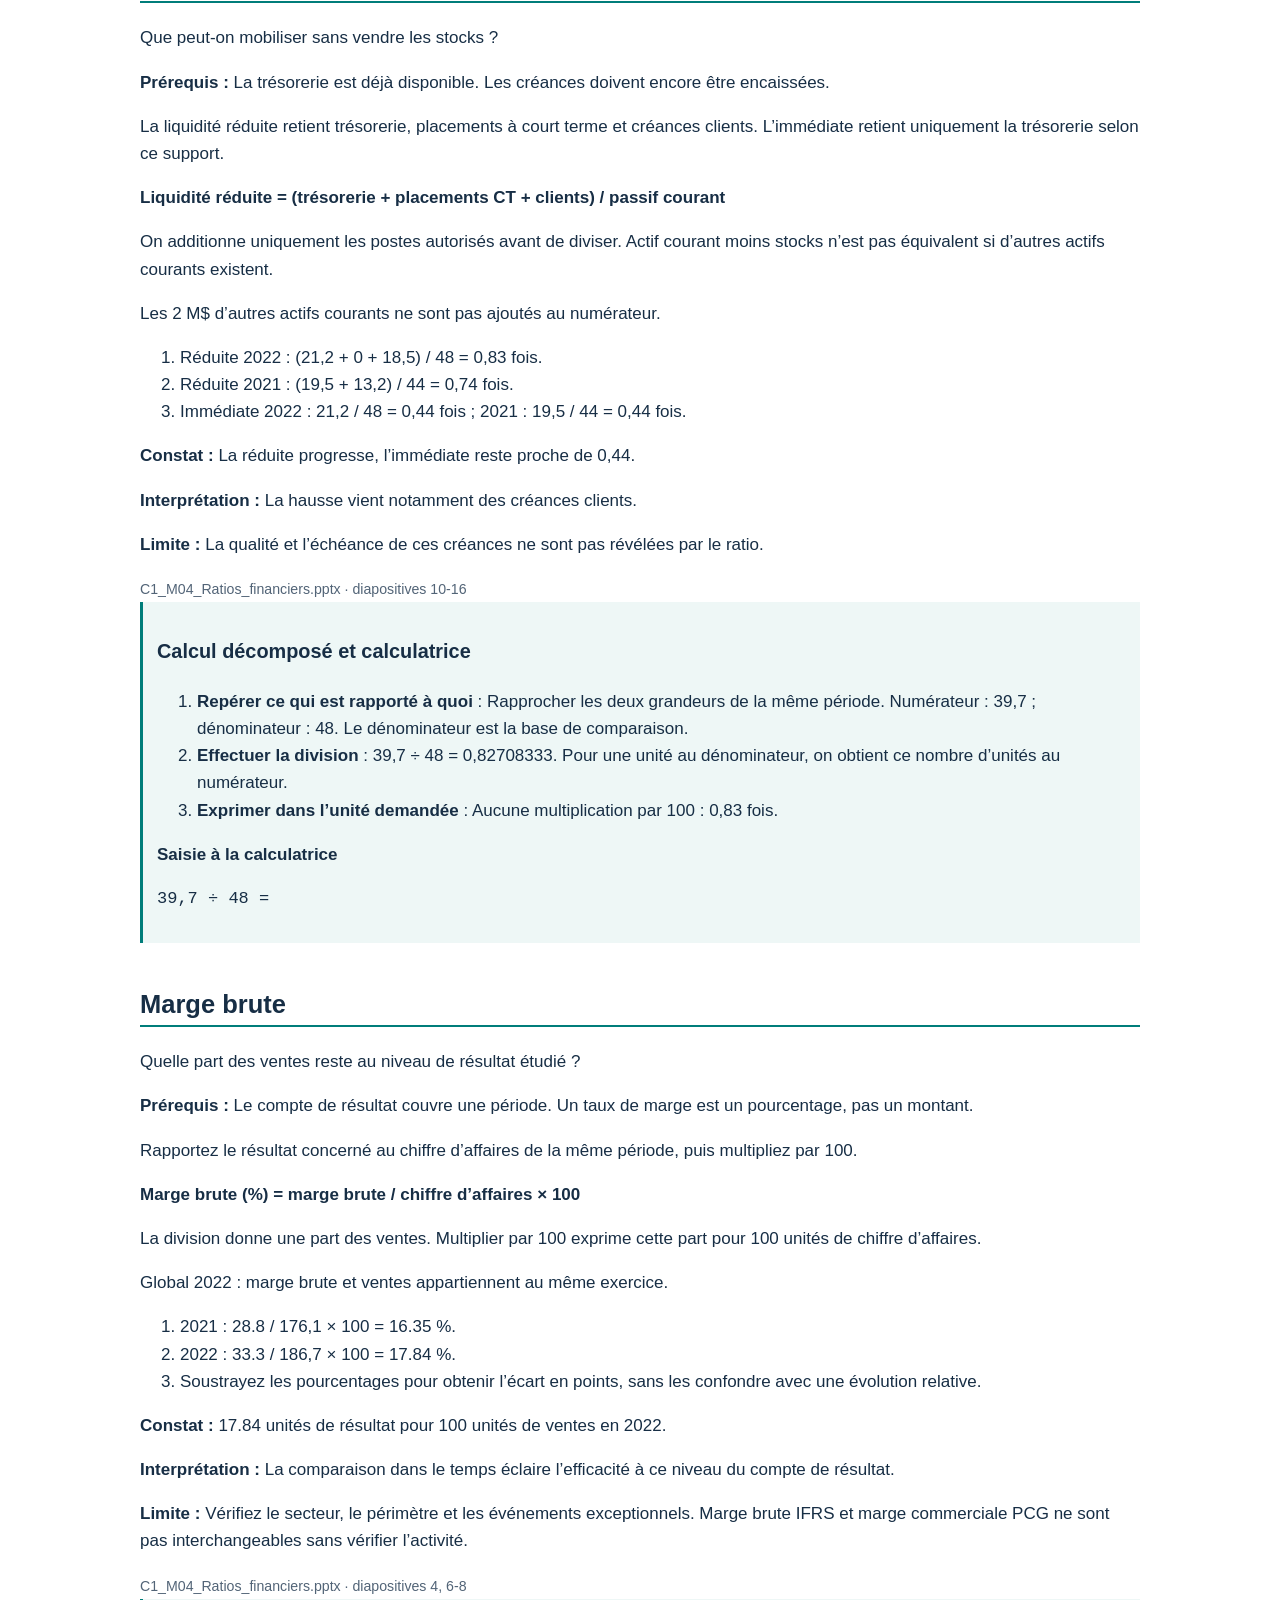
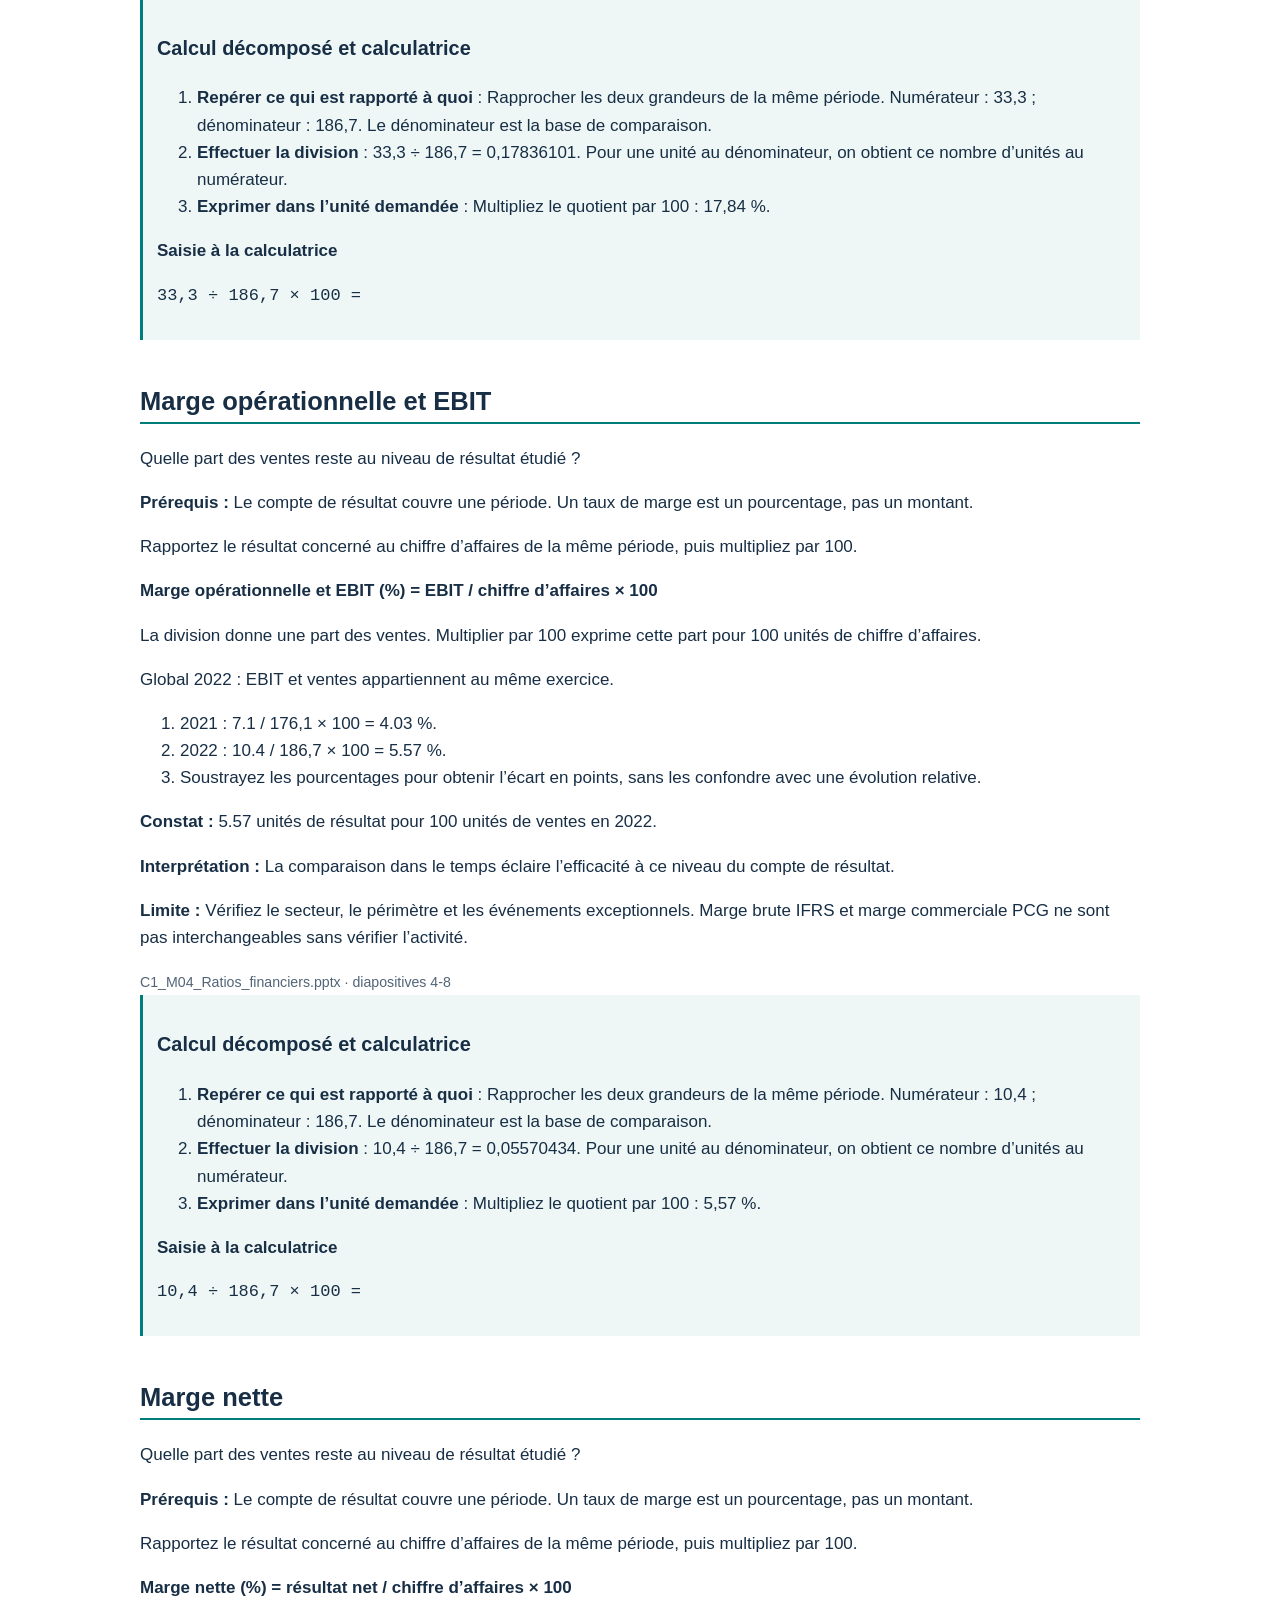
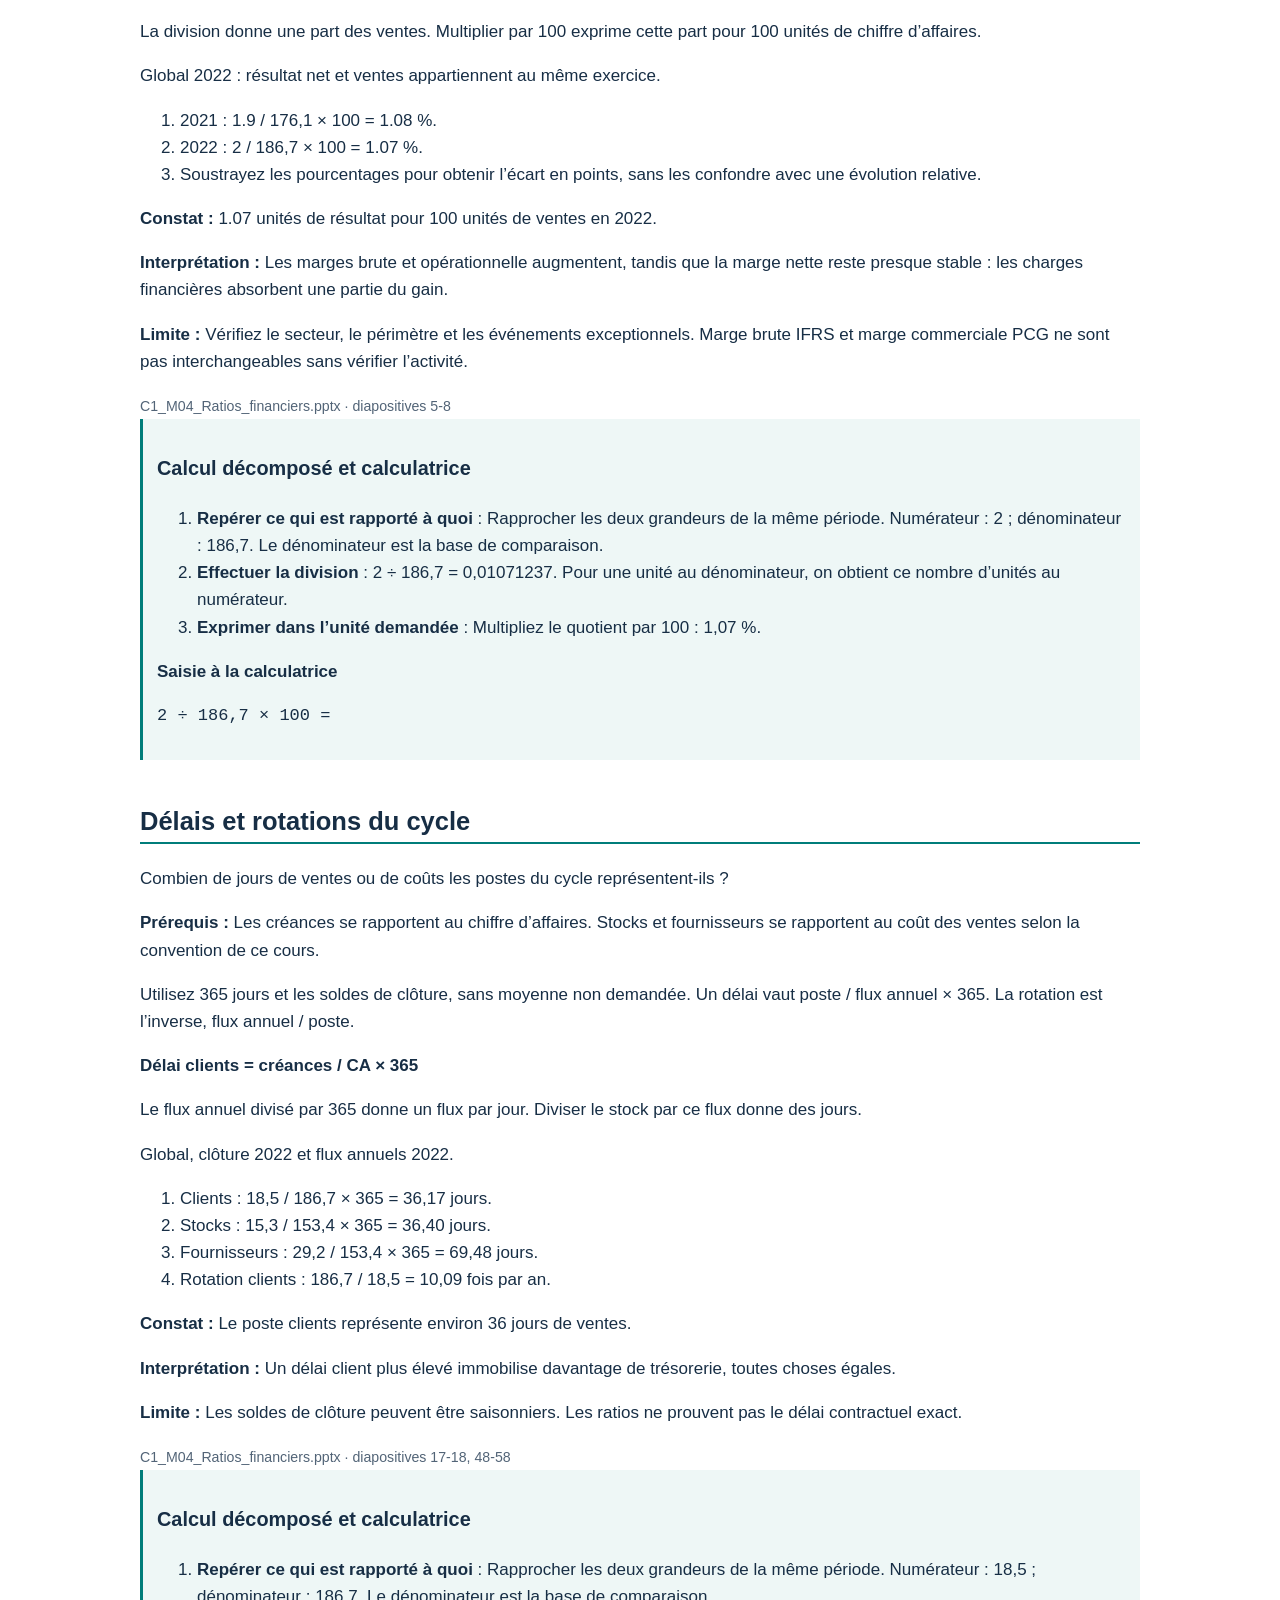
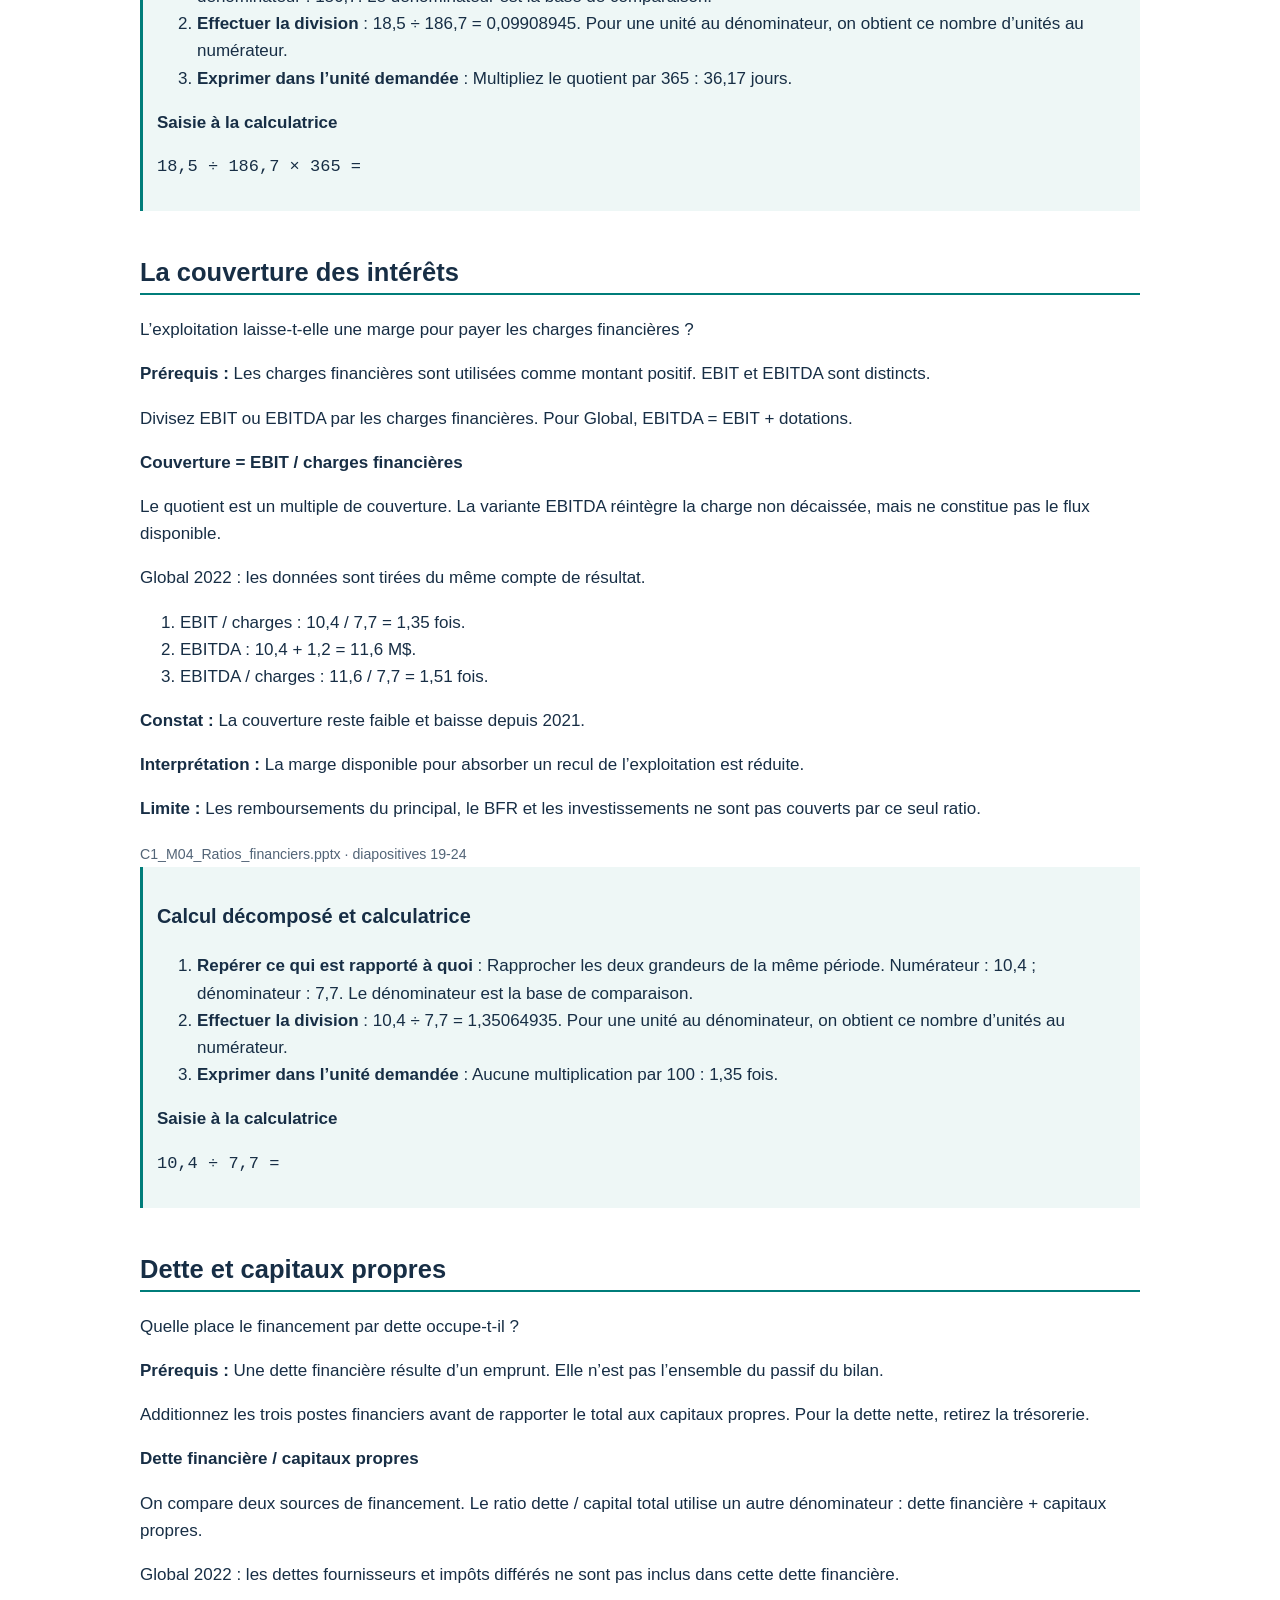
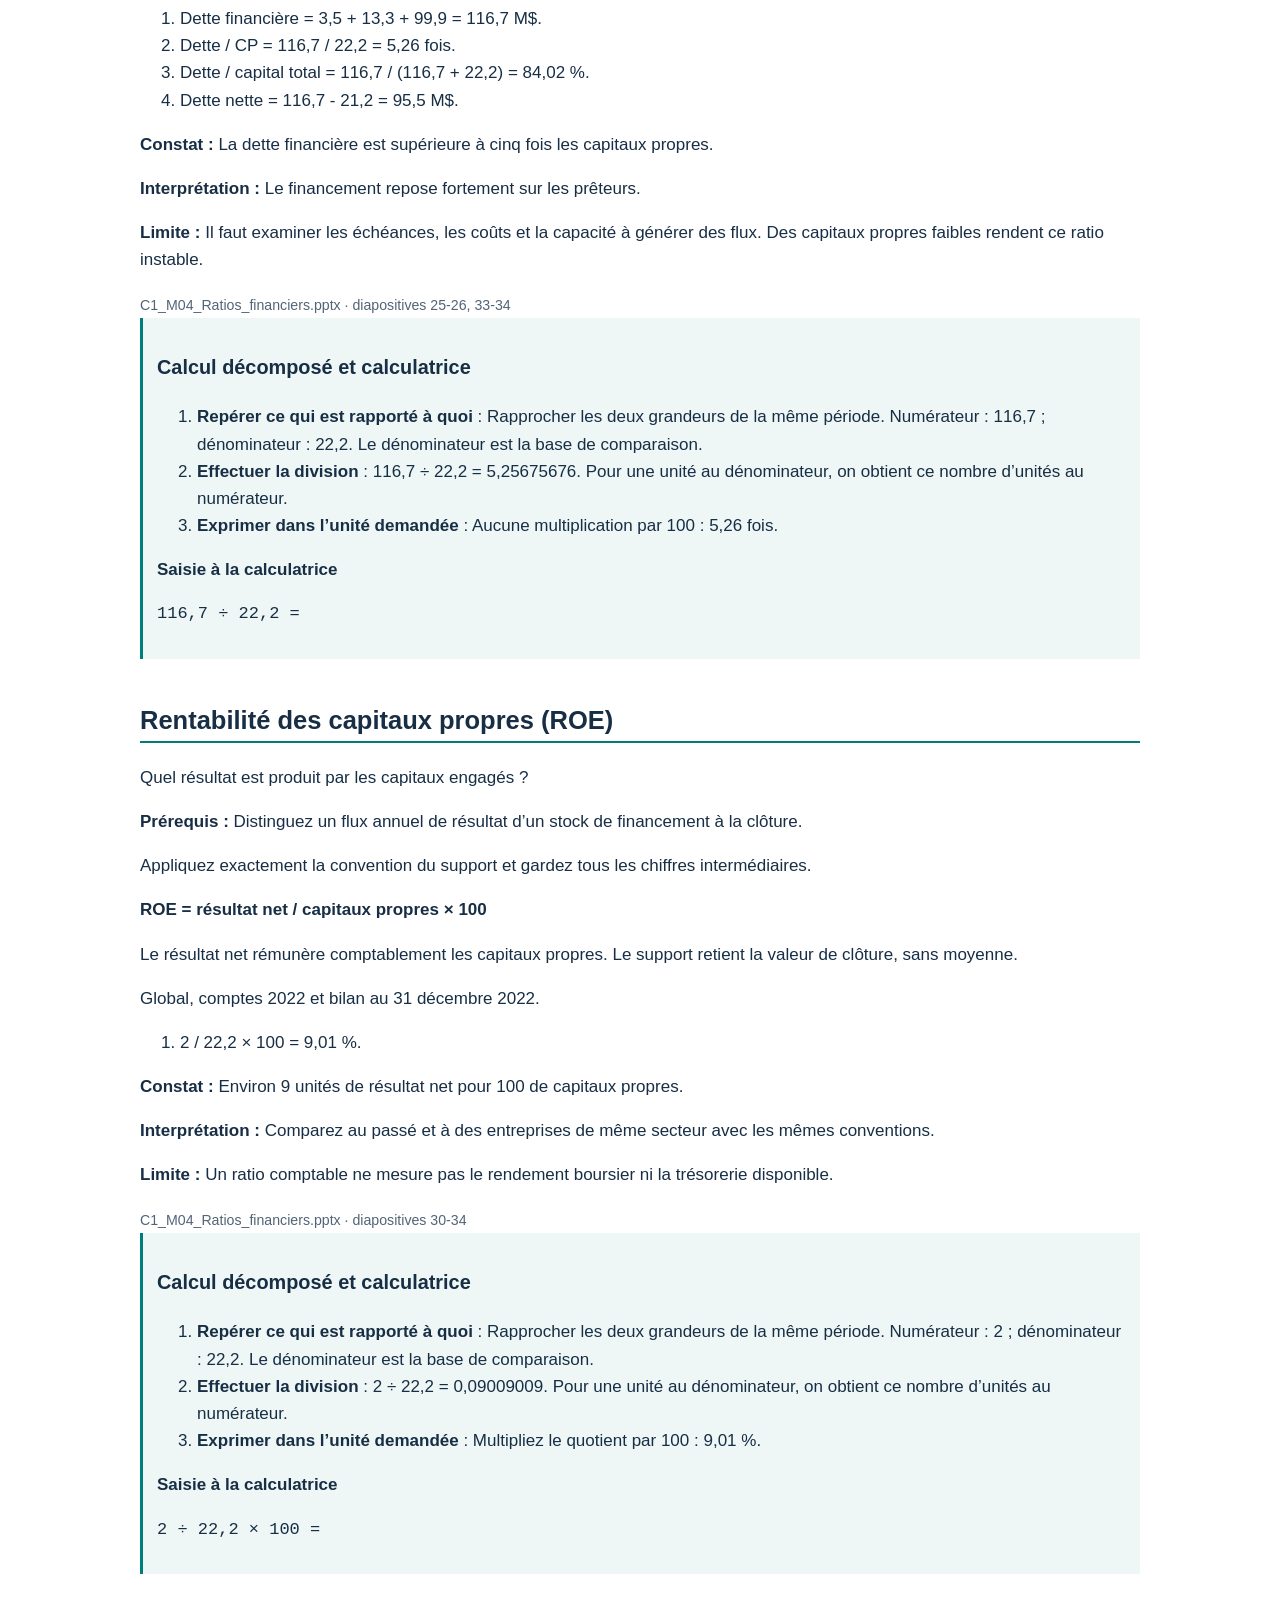
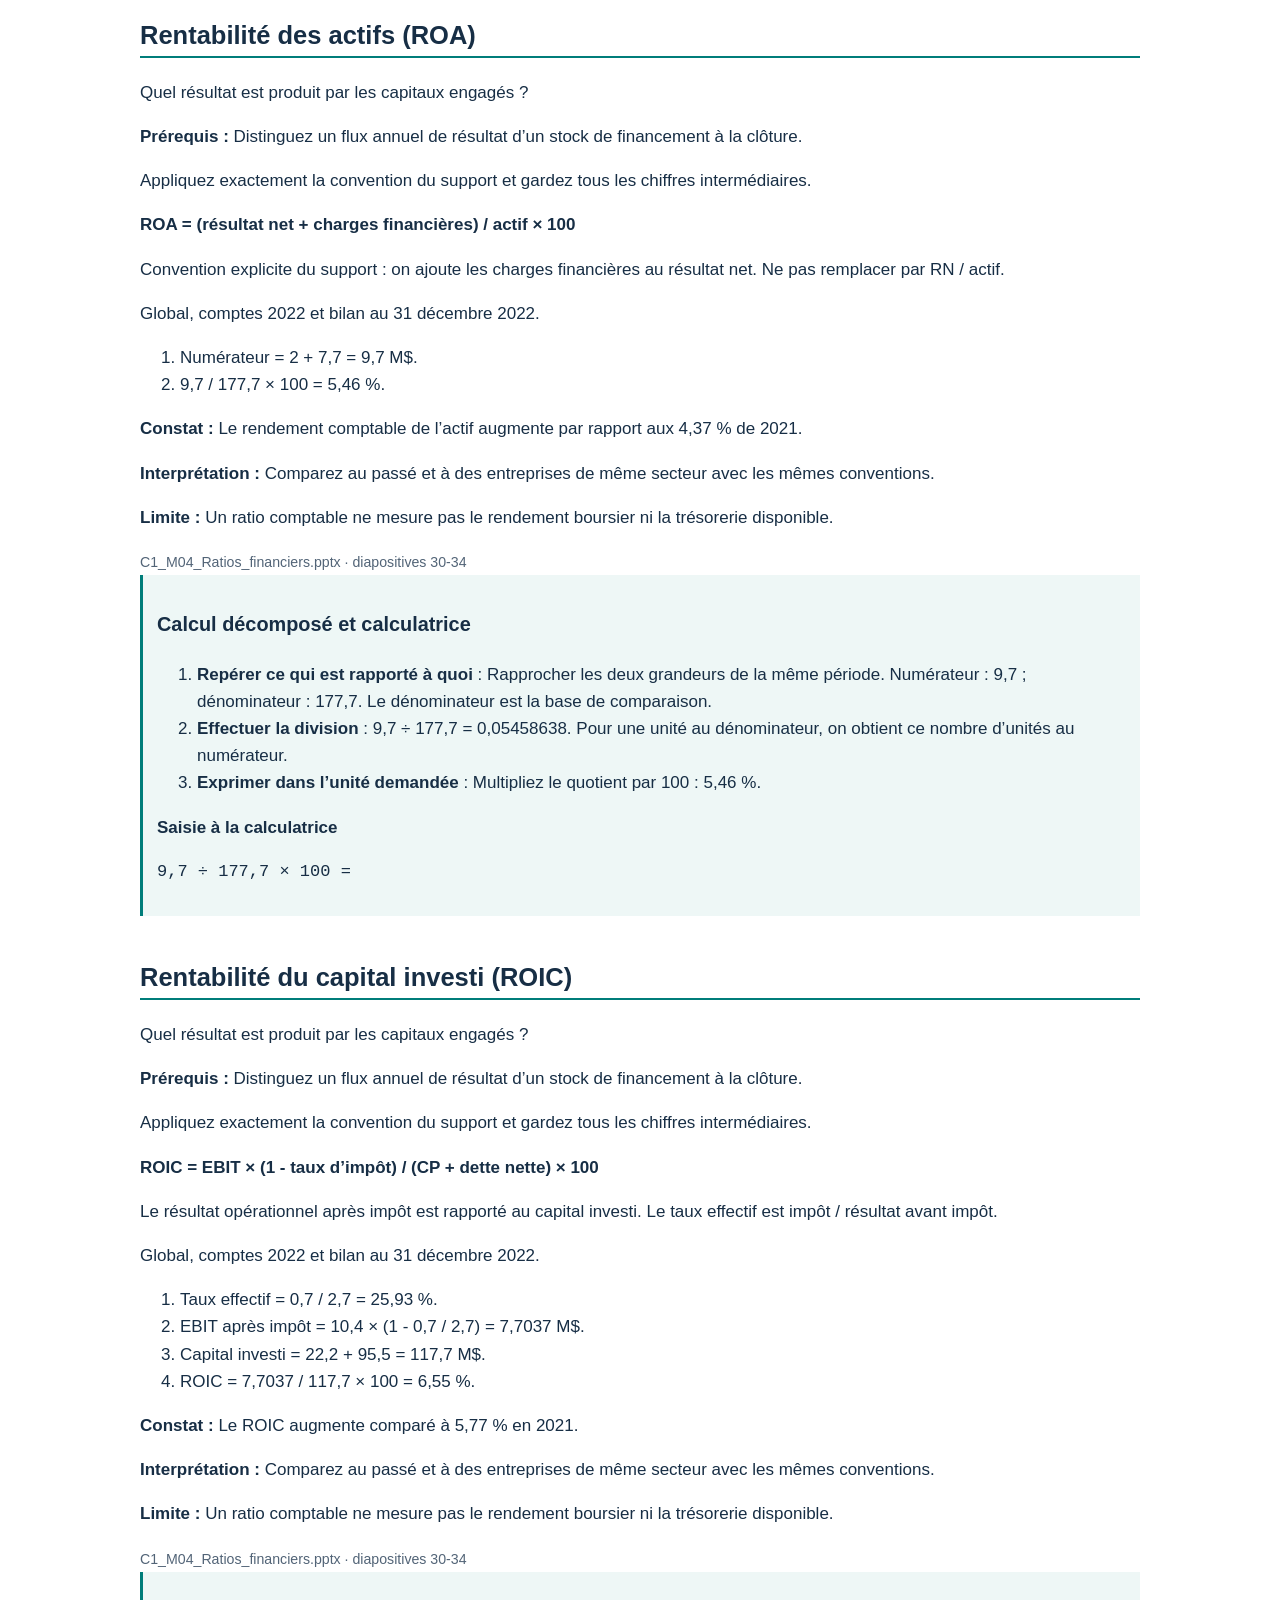
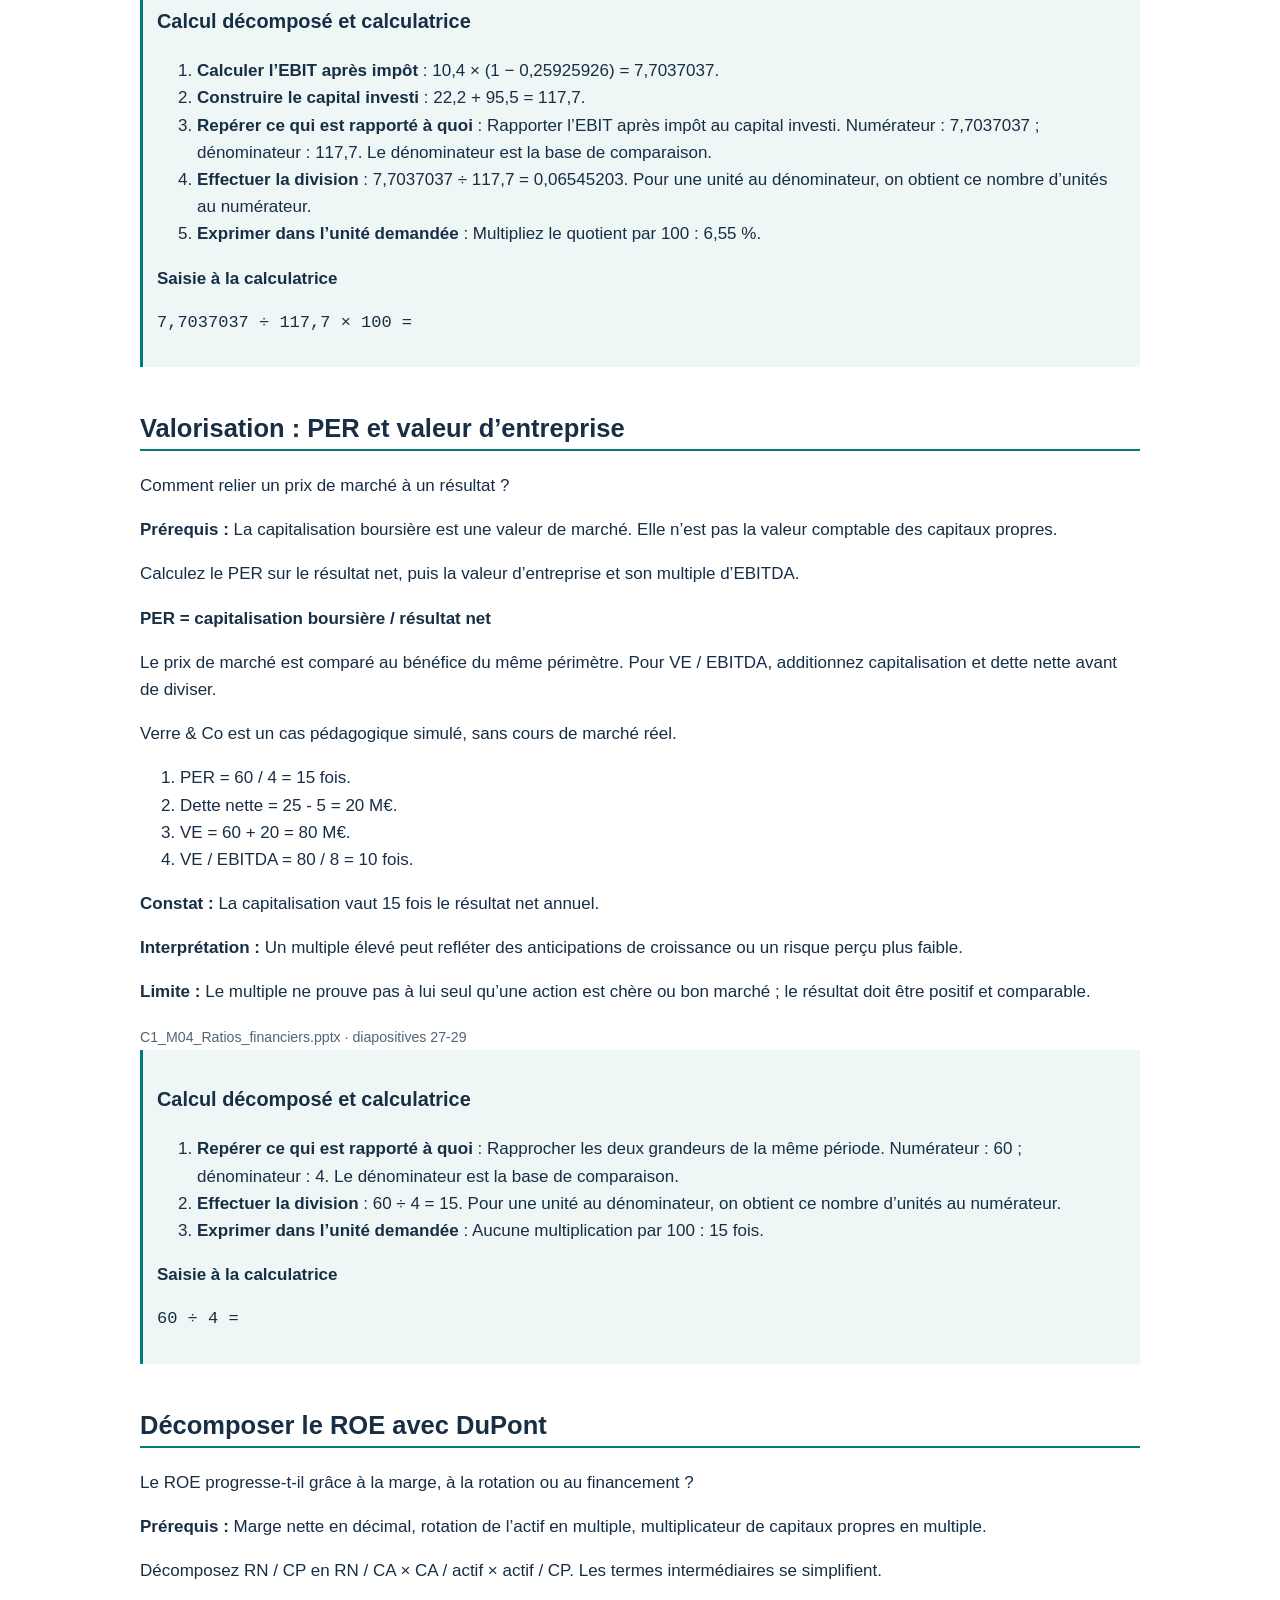
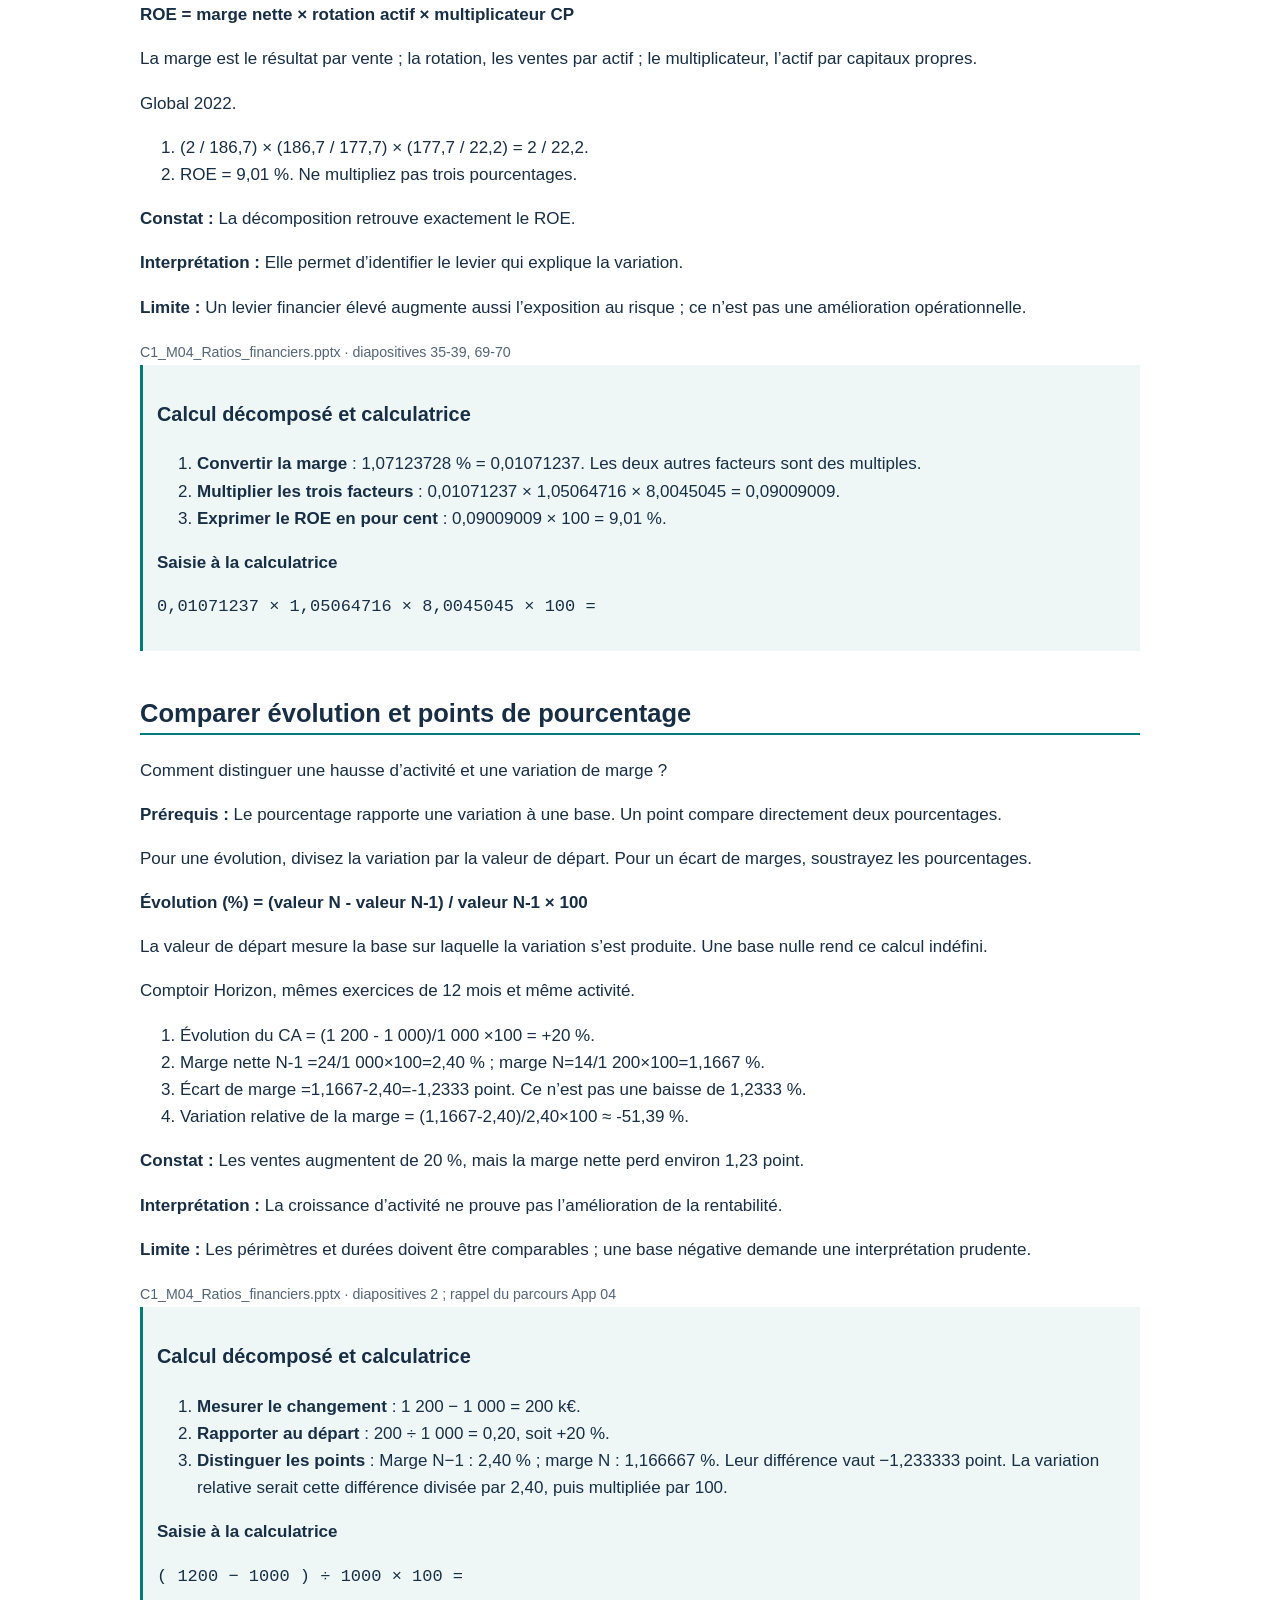
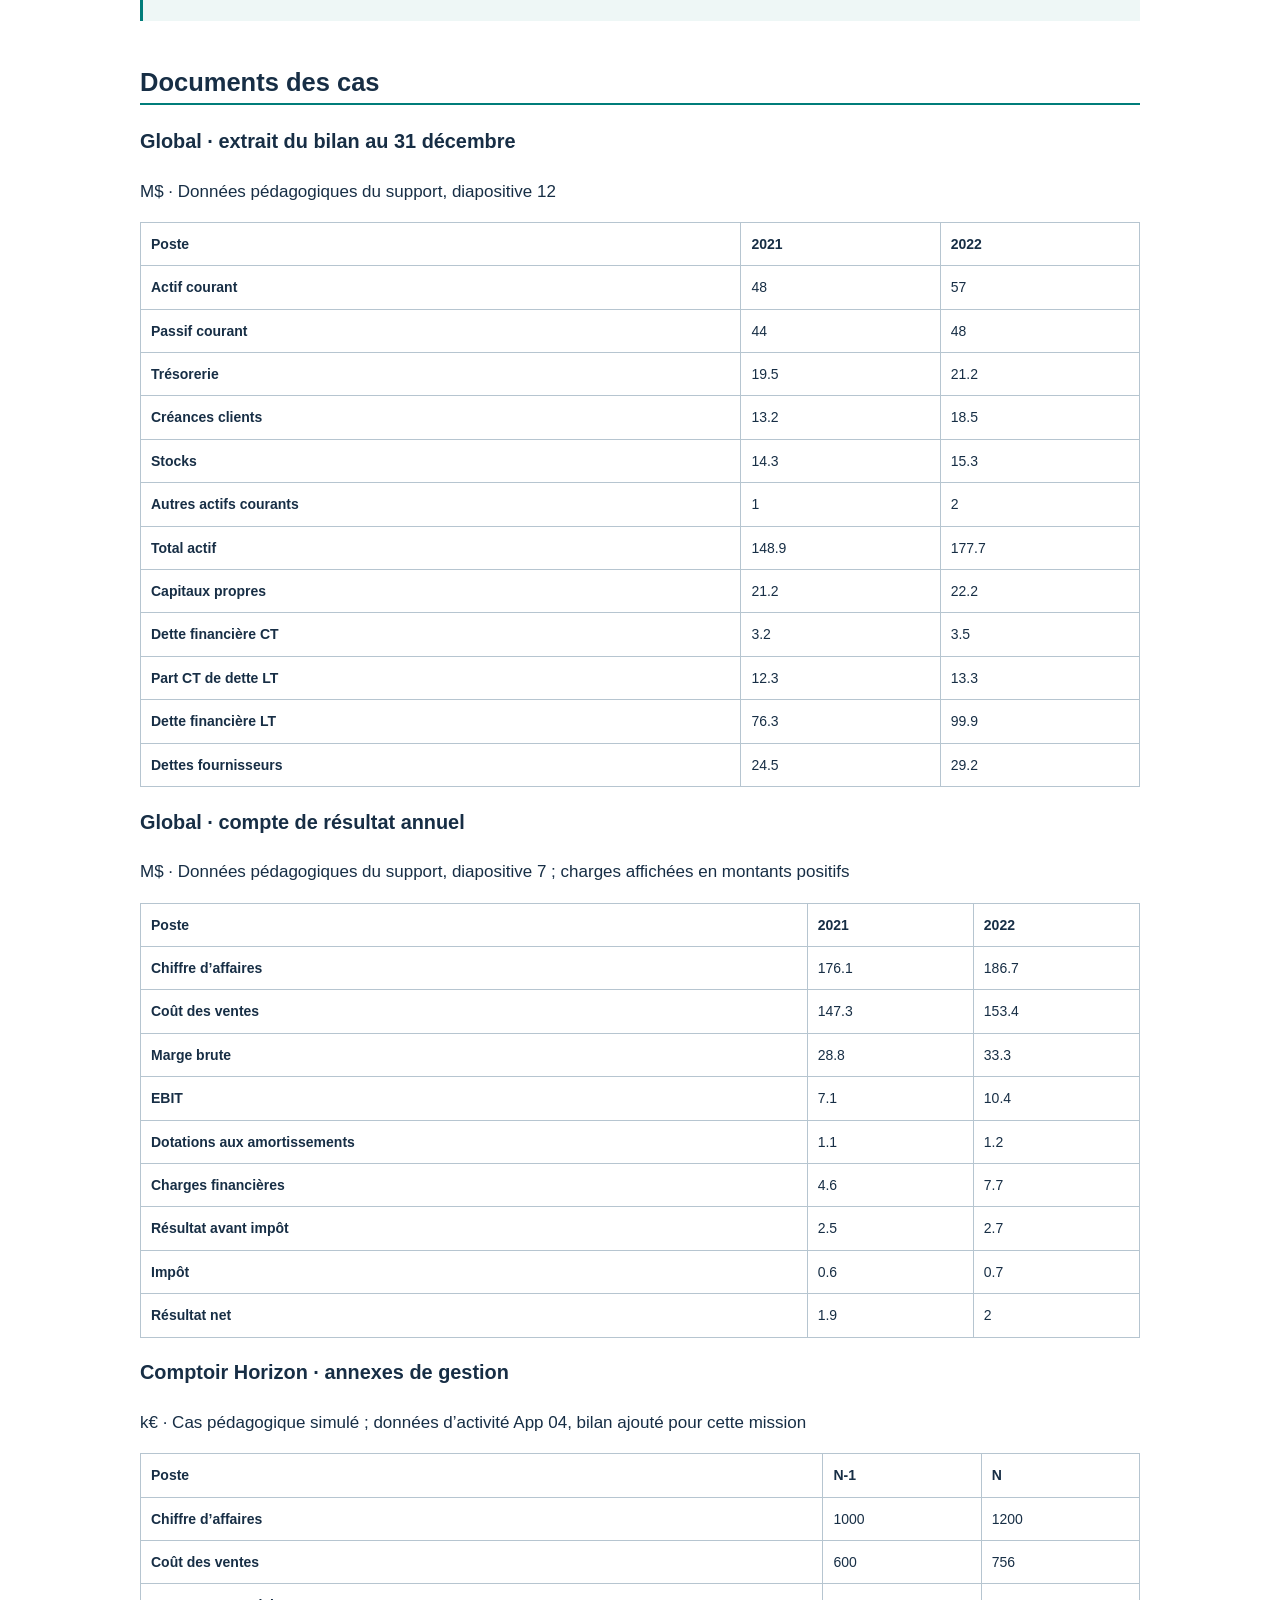
<file: ratios/Cours_imprimable.html>
<!doctype html><html lang="fr"><meta charset="utf-8"><meta name="viewport" content="width=device-width"><title>Ratios financiers · Cours et exemples</title><style>body{font:17px/1.6 Arial;color:#172e45;max-width:1000px;margin:35px auto;padding:20px}h1{font-size:32px}h2{border-bottom:2px solid #007d7a;padding-top:20px}table{border-collapse:collapse;width:100%;font-size:14px}td,th{padding:10px;border:1px solid #b6c5d0;text-align:left}small{color:#526477}pre{white-space:pre-wrap}section{break-inside:avoid}@media print{body{font-size:11pt;margin:0}h2{break-before:auto}a{color:inherit}}
.detail-calcul{background:#eef7f6;padding:14px;border-left:3px solid #007d7a}pre{overflow-wrap:anywhere}section{break-inside:auto}li{break-inside:avoid}</style><h1>Ratios financiers · Cours et exemples</h1><p>EMLV · Pilotage de la performance financière<br>A.Zeboudj, AZ Consulting - O.Burkaz - O-Bway</p><p>Passez des états financiers à un diagnostic argumenté, en comparant deux périodes sans confondre bénéfice et liquidité.</p><section><h2>Parcours essentiel · version 1.4.0</h2><p>Comprendre un exemple, s’entraîner puis changer de cas. <a href="index.html#essentiel">Ouvrir le parcours interactif</a>.</p><ol><li>Lire la liquidité</li><li>Mesurer les marges</li><li>Compléter le diagnostic</li><li>Changer de document et d’entreprise</li></ol><p>Les calculs détaillés ci-dessous complètent les exemples validés. Conservez la précision pendant les calculs et arrondissez à la fin. La touche puissance peut s’appeler xʸ, yˣ ou ^ ; les taux des saisies sont déjà en décimaux.</p></section><section><h2 id="liquidite">La liquidité générale</h2><p>Les actifs à court terme suffisent-ils en montant à couvrir les obligations à court terme ?</p><p><b>Prérequis :</b> Un bilan décrit des stocks à une date. Choisissez la même clôture au numérateur et au dénominateur.</p><p>Divisez l’actif courant par le passif courant. Un ratio de 1,19 signifie 1,19 unité d’actif courant par unité d’obligation courante.</p><p><b>Liquidité générale = actif courant / passif courant</b></p><p>Le quotient compare deux montants de même unité et même date. Le résultat est un multiple, sans unité monétaire.</p><p>Global, année 2022 : repérez les deux totaux, pas le total de l’actif.</p><ol><li>2021 : 48 / 44 = 1,09 fois.</li><li>2022 : 57 / 48 = 1,19 fois.</li><li>Écart calculé sans arrondis intermédiaires : +0,10 environ.</li></ol><p><b>Constat :</b> La couverture en montant augmente.</p><p><b>Interprétation :</b> Global dispose de davantage d’actifs courants par unité de passif courant.</p><p><b>Limite :</b> Les dates d’encaissement, la qualité des créances et la vente des stocks restent à examiner.</p><small>C1_M04_Ratios_financiers.pptx · diapositives 10-13</small><div class="detail-calcul"><h3>Calcul décomposé et calculatrice</h3><ol><li><b>Repérer ce qui est rapporté à quoi</b> : Rapprocher les deux grandeurs de la même période. Numérateur : 57 ; dénominateur : 48. Le dénominateur est la base de comparaison.</li><li><b>Effectuer la division</b> : 57 ÷ 48 = 1,1875. Pour une unité au dénominateur, on obtient ce nombre d’unités au numérateur.</li><li><b>Exprimer dans l’unité demandée</b> : Aucune multiplication par 100 : 1,19 fois.</li></ol><p><b>Saisie à la calculatrice</b></p><pre>57 ÷ 48 =</pre></div></section><section><h2 id="reduite">Réduite et immédiate : quelles ressources ?</h2><p>Que peut-on mobiliser sans vendre les stocks ?</p><p><b>Prérequis :</b> La trésorerie est déjà disponible. Les créances doivent encore être encaissées.</p><p>La liquidité réduite retient trésorerie, placements à court terme et créances clients. L’immédiate retient uniquement la trésorerie selon ce support.</p><p><b>Liquidité réduite = (trésorerie + placements CT + clients) / passif courant</b></p><p>On additionne uniquement les postes autorisés avant de diviser. Actif courant moins stocks n’est pas équivalent si d’autres actifs courants existent.</p><p>Les 2 M$ d’autres actifs courants ne sont pas ajoutés au numérateur.</p><ol><li>Réduite 2022 : (21,2 + 0 + 18,5) / 48 = 0,83 fois.</li><li>Réduite 2021 : (19,5 + 13,2) / 44 = 0,74 fois.</li><li>Immédiate 2022 : 21,2 / 48 = 0,44 fois ; 2021 : 19,5 / 44 = 0,44 fois.</li></ol><p><b>Constat :</b> La réduite progresse, l’immédiate reste proche de 0,44.</p><p><b>Interprétation :</b> La hausse vient notamment des créances clients.</p><p><b>Limite :</b> La qualité et l’échéance de ces créances ne sont pas révélées par le ratio.</p><small>C1_M04_Ratios_financiers.pptx · diapositives 10-16</small><div class="detail-calcul"><h3>Calcul décomposé et calculatrice</h3><ol><li><b>Repérer ce qui est rapporté à quoi</b> : Rapprocher les deux grandeurs de la même période. Numérateur : 39,7 ; dénominateur : 48. Le dénominateur est la base de comparaison.</li><li><b>Effectuer la division</b> : 39,7 ÷ 48 = 0,82708333. Pour une unité au dénominateur, on obtient ce nombre d’unités au numérateur.</li><li><b>Exprimer dans l’unité demandée</b> : Aucune multiplication par 100 : 0,83 fois.</li></ol><p><b>Saisie à la calculatrice</b></p><pre>39,7 ÷ 48 =</pre></div></section><section><h2 id="brute">Marge brute</h2><p>Quelle part des ventes reste au niveau de résultat étudié ?</p><p><b>Prérequis :</b> Le compte de résultat couvre une période. Un taux de marge est un pourcentage, pas un montant.</p><p>Rapportez le résultat concerné au chiffre d’affaires de la même période, puis multipliez par 100.</p><p><b>Marge brute (%) = marge brute / chiffre d’affaires × 100</b></p><p>La division donne une part des ventes. Multiplier par 100 exprime cette part pour 100 unités de chiffre d’affaires.</p><p>Global 2022 : marge brute et ventes appartiennent au même exercice.</p><ol><li>2021 : 28.8 / 176,1 × 100 = 16.35 %.</li><li>2022 : 33.3 / 186,7 × 100 = 17.84 %.</li><li>Soustrayez les pourcentages pour obtenir l’écart en points, sans les confondre avec une évolution relative.</li></ol><p><b>Constat :</b> 17.84 unités de résultat pour 100 unités de ventes en 2022.</p><p><b>Interprétation :</b> La comparaison dans le temps éclaire l’efficacité à ce niveau du compte de résultat.</p><p><b>Limite :</b> Vérifiez le secteur, le périmètre et les événements exceptionnels. Marge brute IFRS et marge commerciale PCG ne sont pas interchangeables sans vérifier l’activité.</p><small>C1_M04_Ratios_financiers.pptx · diapositives 4, 6-8</small><div class="detail-calcul"><h3>Calcul décomposé et calculatrice</h3><ol><li><b>Repérer ce qui est rapporté à quoi</b> : Rapprocher les deux grandeurs de la même période. Numérateur : 33,3 ; dénominateur : 186,7. Le dénominateur est la base de comparaison.</li><li><b>Effectuer la division</b> : 33,3 ÷ 186,7 = 0,17836101. Pour une unité au dénominateur, on obtient ce nombre d’unités au numérateur.</li><li><b>Exprimer dans l’unité demandée</b> : Multipliez le quotient par 100 : 17,84 %.</li></ol><p><b>Saisie à la calculatrice</b></p><pre>33,3 ÷ 186,7 × 100 =</pre></div></section><section><h2 id="operationnelle">Marge opérationnelle et EBIT</h2><p>Quelle part des ventes reste au niveau de résultat étudié ?</p><p><b>Prérequis :</b> Le compte de résultat couvre une période. Un taux de marge est un pourcentage, pas un montant.</p><p>Rapportez le résultat concerné au chiffre d’affaires de la même période, puis multipliez par 100.</p><p><b>Marge opérationnelle et EBIT (%) = EBIT / chiffre d’affaires × 100</b></p><p>La division donne une part des ventes. Multiplier par 100 exprime cette part pour 100 unités de chiffre d’affaires.</p><p>Global 2022 : EBIT et ventes appartiennent au même exercice.</p><ol><li>2021 : 7.1 / 176,1 × 100 = 4.03 %.</li><li>2022 : 10.4 / 186,7 × 100 = 5.57 %.</li><li>Soustrayez les pourcentages pour obtenir l’écart en points, sans les confondre avec une évolution relative.</li></ol><p><b>Constat :</b> 5.57 unités de résultat pour 100 unités de ventes en 2022.</p><p><b>Interprétation :</b> La comparaison dans le temps éclaire l’efficacité à ce niveau du compte de résultat.</p><p><b>Limite :</b> Vérifiez le secteur, le périmètre et les événements exceptionnels. Marge brute IFRS et marge commerciale PCG ne sont pas interchangeables sans vérifier l’activité.</p><small>C1_M04_Ratios_financiers.pptx · diapositives 4-8</small><div class="detail-calcul"><h3>Calcul décomposé et calculatrice</h3><ol><li><b>Repérer ce qui est rapporté à quoi</b> : Rapprocher les deux grandeurs de la même période. Numérateur : 10,4 ; dénominateur : 186,7. Le dénominateur est la base de comparaison.</li><li><b>Effectuer la division</b> : 10,4 ÷ 186,7 = 0,05570434. Pour une unité au dénominateur, on obtient ce nombre d’unités au numérateur.</li><li><b>Exprimer dans l’unité demandée</b> : Multipliez le quotient par 100 : 5,57 %.</li></ol><p><b>Saisie à la calculatrice</b></p><pre>10,4 ÷ 186,7 × 100 =</pre></div></section><section><h2 id="nette">Marge nette</h2><p>Quelle part des ventes reste au niveau de résultat étudié ?</p><p><b>Prérequis :</b> Le compte de résultat couvre une période. Un taux de marge est un pourcentage, pas un montant.</p><p>Rapportez le résultat concerné au chiffre d’affaires de la même période, puis multipliez par 100.</p><p><b>Marge nette (%) = résultat net / chiffre d’affaires × 100</b></p><p>La division donne une part des ventes. Multiplier par 100 exprime cette part pour 100 unités de chiffre d’affaires.</p><p>Global 2022 : résultat net et ventes appartiennent au même exercice.</p><ol><li>2021 : 1.9 / 176,1 × 100 = 1.08 %.</li><li>2022 : 2 / 186,7 × 100 = 1.07 %.</li><li>Soustrayez les pourcentages pour obtenir l’écart en points, sans les confondre avec une évolution relative.</li></ol><p><b>Constat :</b> 1.07 unités de résultat pour 100 unités de ventes en 2022.</p><p><b>Interprétation :</b> Les marges brute et opérationnelle augmentent, tandis que la marge nette reste presque stable : les charges financières absorbent une partie du gain.</p><p><b>Limite :</b> Vérifiez le secteur, le périmètre et les événements exceptionnels. Marge brute IFRS et marge commerciale PCG ne sont pas interchangeables sans vérifier l’activité.</p><small>C1_M04_Ratios_financiers.pptx · diapositives 5-8</small><div class="detail-calcul"><h3>Calcul décomposé et calculatrice</h3><ol><li><b>Repérer ce qui est rapporté à quoi</b> : Rapprocher les deux grandeurs de la même période. Numérateur : 2 ; dénominateur : 186,7. Le dénominateur est la base de comparaison.</li><li><b>Effectuer la division</b> : 2 ÷ 186,7 = 0,01071237. Pour une unité au dénominateur, on obtient ce nombre d’unités au numérateur.</li><li><b>Exprimer dans l’unité demandée</b> : Multipliez le quotient par 100 : 1,07 %.</li></ol><p><b>Saisie à la calculatrice</b></p><pre>2 ÷ 186,7 × 100 =</pre></div></section><section><h2 id="delais">Délais et rotations du cycle</h2><p>Combien de jours de ventes ou de coûts les postes du cycle représentent-ils ?</p><p><b>Prérequis :</b> Les créances se rapportent au chiffre d’affaires. Stocks et fournisseurs se rapportent au coût des ventes selon la convention de ce cours.</p><p>Utilisez 365 jours et les soldes de clôture, sans moyenne non demandée. Un délai vaut poste / flux annuel × 365. La rotation est l’inverse, flux annuel / poste.</p><p><b>Délai clients = créances / CA × 365</b></p><p>Le flux annuel divisé par 365 donne un flux par jour. Diviser le stock par ce flux donne des jours.</p><p>Global, clôture 2022 et flux annuels 2022.</p><ol><li>Clients : 18,5 / 186,7 × 365 = 36,17 jours.</li><li>Stocks : 15,3 / 153,4 × 365 = 36,40 jours.</li><li>Fournisseurs : 29,2 / 153,4 × 365 = 69,48 jours.</li><li>Rotation clients : 186,7 / 18,5 = 10,09 fois par an.</li></ol><p><b>Constat :</b> Le poste clients représente environ 36 jours de ventes.</p><p><b>Interprétation :</b> Un délai client plus élevé immobilise davantage de trésorerie, toutes choses égales.</p><p><b>Limite :</b> Les soldes de clôture peuvent être saisonniers. Les ratios ne prouvent pas le délai contractuel exact.</p><small>C1_M04_Ratios_financiers.pptx · diapositives 17-18, 48-58</small><div class="detail-calcul"><h3>Calcul décomposé et calculatrice</h3><ol><li><b>Repérer ce qui est rapporté à quoi</b> : Rapprocher les deux grandeurs de la même période. Numérateur : 18,5 ; dénominateur : 186,7. Le dénominateur est la base de comparaison.</li><li><b>Effectuer la division</b> : 18,5 ÷ 186,7 = 0,09908945. Pour une unité au dénominateur, on obtient ce nombre d’unités au numérateur.</li><li><b>Exprimer dans l’unité demandée</b> : Multipliez le quotient par 365 : 36,17 jours.</li></ol><p><b>Saisie à la calculatrice</b></p><pre>18,5 ÷ 186,7 × 365 =</pre></div></section><section><h2 id="couverture">La couverture des intérêts</h2><p>L’exploitation laisse-t-elle une marge pour payer les charges financières ?</p><p><b>Prérequis :</b> Les charges financières sont utilisées comme montant positif. EBIT et EBITDA sont distincts.</p><p>Divisez EBIT ou EBITDA par les charges financières. Pour Global, EBITDA = EBIT + dotations.</p><p><b>Couverture = EBIT / charges financières</b></p><p>Le quotient est un multiple de couverture. La variante EBITDA réintègre la charge non décaissée, mais ne constitue pas le flux disponible.</p><p>Global 2022 : les données sont tirées du même compte de résultat.</p><ol><li>EBIT / charges : 10,4 / 7,7 = 1,35 fois.</li><li>EBITDA : 10,4 + 1,2 = 11,6 M$.</li><li>EBITDA / charges : 11,6 / 7,7 = 1,51 fois.</li></ol><p><b>Constat :</b> La couverture reste faible et baisse depuis 2021.</p><p><b>Interprétation :</b> La marge disponible pour absorber un recul de l’exploitation est réduite.</p><p><b>Limite :</b> Les remboursements du principal, le BFR et les investissements ne sont pas couverts par ce seul ratio.</p><small>C1_M04_Ratios_financiers.pptx · diapositives 19-24</small><div class="detail-calcul"><h3>Calcul décomposé et calculatrice</h3><ol><li><b>Repérer ce qui est rapporté à quoi</b> : Rapprocher les deux grandeurs de la même période. Numérateur : 10,4 ; dénominateur : 7,7. Le dénominateur est la base de comparaison.</li><li><b>Effectuer la division</b> : 10,4 ÷ 7,7 = 1,35064935. Pour une unité au dénominateur, on obtient ce nombre d’unités au numérateur.</li><li><b>Exprimer dans l’unité demandée</b> : Aucune multiplication par 100 : 1,35 fois.</li></ol><p><b>Saisie à la calculatrice</b></p><pre>10,4 ÷ 7,7 =</pre></div></section><section><h2 id="endettement">Dette et capitaux propres</h2><p>Quelle place le financement par dette occupe-t-il ?</p><p><b>Prérequis :</b> Une dette financière résulte d’un emprunt. Elle n’est pas l’ensemble du passif du bilan.</p><p>Additionnez les trois postes financiers avant de rapporter le total aux capitaux propres. Pour la dette nette, retirez la trésorerie.</p><p><b>Dette financière / capitaux propres</b></p><p>On compare deux sources de financement. Le ratio dette / capital total utilise un autre dénominateur : dette financière + capitaux propres.</p><p>Global 2022 : les dettes fournisseurs et impôts différés ne sont pas inclus dans cette dette financière.</p><ol><li>Dette financière = 3,5 + 13,3 + 99,9 = 116,7 M$.</li><li>Dette / CP = 116,7 / 22,2 = 5,26 fois.</li><li>Dette / capital total = 116,7 / (116,7 + 22,2) = 84,02 %.</li><li>Dette nette = 116,7 - 21,2 = 95,5 M$.</li></ol><p><b>Constat :</b> La dette financière est supérieure à cinq fois les capitaux propres.</p><p><b>Interprétation :</b> Le financement repose fortement sur les prêteurs.</p><p><b>Limite :</b> Il faut examiner les échéances, les coûts et la capacité à générer des flux. Des capitaux propres faibles rendent ce ratio instable.</p><small>C1_M04_Ratios_financiers.pptx · diapositives 25-26, 33-34</small><div class="detail-calcul"><h3>Calcul décomposé et calculatrice</h3><ol><li><b>Repérer ce qui est rapporté à quoi</b> : Rapprocher les deux grandeurs de la même période. Numérateur : 116,7 ; dénominateur : 22,2. Le dénominateur est la base de comparaison.</li><li><b>Effectuer la division</b> : 116,7 ÷ 22,2 = 5,25675676. Pour une unité au dénominateur, on obtient ce nombre d’unités au numérateur.</li><li><b>Exprimer dans l’unité demandée</b> : Aucune multiplication par 100 : 5,26 fois.</li></ol><p><b>Saisie à la calculatrice</b></p><pre>116,7 ÷ 22,2 =</pre></div></section><section><h2 id="roe">Rentabilité des capitaux propres (ROE)</h2><p>Quel résultat est produit par les capitaux engagés ?</p><p><b>Prérequis :</b> Distinguez un flux annuel de résultat d’un stock de financement à la clôture.</p><p>Appliquez exactement la convention du support et gardez tous les chiffres intermédiaires.</p><p><b>ROE = résultat net / capitaux propres × 100</b></p><p>Le résultat net rémunère comptablement les capitaux propres. Le support retient la valeur de clôture, sans moyenne.</p><p>Global, comptes 2022 et bilan au 31 décembre 2022.</p><ol><li>2 / 22,2 × 100 = 9,01 %.</li></ol><p><b>Constat :</b> Environ 9 unités de résultat net pour 100 de capitaux propres.</p><p><b>Interprétation :</b> Comparez au passé et à des entreprises de même secteur avec les mêmes conventions.</p><p><b>Limite :</b> Un ratio comptable ne mesure pas le rendement boursier ni la trésorerie disponible.</p><small>C1_M04_Ratios_financiers.pptx · diapositives 30-34</small><div class="detail-calcul"><h3>Calcul décomposé et calculatrice</h3><ol><li><b>Repérer ce qui est rapporté à quoi</b> : Rapprocher les deux grandeurs de la même période. Numérateur : 2 ; dénominateur : 22,2. Le dénominateur est la base de comparaison.</li><li><b>Effectuer la division</b> : 2 ÷ 22,2 = 0,09009009. Pour une unité au dénominateur, on obtient ce nombre d’unités au numérateur.</li><li><b>Exprimer dans l’unité demandée</b> : Multipliez le quotient par 100 : 9,01 %.</li></ol><p><b>Saisie à la calculatrice</b></p><pre>2 ÷ 22,2 × 100 =</pre></div></section><section><h2 id="roa">Rentabilité des actifs (ROA)</h2><p>Quel résultat est produit par les capitaux engagés ?</p><p><b>Prérequis :</b> Distinguez un flux annuel de résultat d’un stock de financement à la clôture.</p><p>Appliquez exactement la convention du support et gardez tous les chiffres intermédiaires.</p><p><b>ROA = (résultat net + charges financières) / actif × 100</b></p><p>Convention explicite du support : on ajoute les charges financières au résultat net. Ne pas remplacer par RN / actif.</p><p>Global, comptes 2022 et bilan au 31 décembre 2022.</p><ol><li>Numérateur = 2 + 7,7 = 9,7 M$.</li><li>9,7 / 177,7 × 100 = 5,46 %.</li></ol><p><b>Constat :</b> Le rendement comptable de l’actif augmente par rapport aux 4,37 % de 2021.</p><p><b>Interprétation :</b> Comparez au passé et à des entreprises de même secteur avec les mêmes conventions.</p><p><b>Limite :</b> Un ratio comptable ne mesure pas le rendement boursier ni la trésorerie disponible.</p><small>C1_M04_Ratios_financiers.pptx · diapositives 30-34</small><div class="detail-calcul"><h3>Calcul décomposé et calculatrice</h3><ol><li><b>Repérer ce qui est rapporté à quoi</b> : Rapprocher les deux grandeurs de la même période. Numérateur : 9,7 ; dénominateur : 177,7. Le dénominateur est la base de comparaison.</li><li><b>Effectuer la division</b> : 9,7 ÷ 177,7 = 0,05458638. Pour une unité au dénominateur, on obtient ce nombre d’unités au numérateur.</li><li><b>Exprimer dans l’unité demandée</b> : Multipliez le quotient par 100 : 5,46 %.</li></ol><p><b>Saisie à la calculatrice</b></p><pre>9,7 ÷ 177,7 × 100 =</pre></div></section><section><h2 id="roic">Rentabilité du capital investi (ROIC)</h2><p>Quel résultat est produit par les capitaux engagés ?</p><p><b>Prérequis :</b> Distinguez un flux annuel de résultat d’un stock de financement à la clôture.</p><p>Appliquez exactement la convention du support et gardez tous les chiffres intermédiaires.</p><p><b>ROIC = EBIT × (1 - taux d’impôt) / (CP + dette nette) × 100</b></p><p>Le résultat opérationnel après impôt est rapporté au capital investi. Le taux effectif est impôt / résultat avant impôt.</p><p>Global, comptes 2022 et bilan au 31 décembre 2022.</p><ol><li>Taux effectif = 0,7 / 2,7 = 25,93 %.</li><li>EBIT après impôt = 10,4 × (1 - 0,7 / 2,7) = 7,7037 M$.</li><li>Capital investi = 22,2 + 95,5 = 117,7 M$.</li><li>ROIC = 7,7037 / 117,7 × 100 = 6,55 %.</li></ol><p><b>Constat :</b> Le ROIC augmente comparé à 5,77 % en 2021.</p><p><b>Interprétation :</b> Comparez au passé et à des entreprises de même secteur avec les mêmes conventions.</p><p><b>Limite :</b> Un ratio comptable ne mesure pas le rendement boursier ni la trésorerie disponible.</p><small>C1_M04_Ratios_financiers.pptx · diapositives 30-34</small><div class="detail-calcul"><h3>Calcul décomposé et calculatrice</h3><ol><li><b>Calculer l’EBIT après impôt</b> : 10,4 × (1 − 0,25925926) = 7,7037037.</li><li><b>Construire le capital investi</b> : 22,2 + 95,5 = 117,7.</li><li><b>Repérer ce qui est rapporté à quoi</b> : Rapporter l’EBIT après impôt au capital investi. Numérateur : 7,7037037 ; dénominateur : 117,7. Le dénominateur est la base de comparaison.</li><li><b>Effectuer la division</b> : 7,7037037 ÷ 117,7 = 0,06545203. Pour une unité au dénominateur, on obtient ce nombre d’unités au numérateur.</li><li><b>Exprimer dans l’unité demandée</b> : Multipliez le quotient par 100 : 6,55 %.</li></ol><p><b>Saisie à la calculatrice</b></p><pre>7,7037037 ÷ 117,7 × 100 =</pre></div></section><section><h2 id="valorisation">Valorisation : PER et valeur d’entreprise</h2><p>Comment relier un prix de marché à un résultat ?</p><p><b>Prérequis :</b> La capitalisation boursière est une valeur de marché. Elle n’est pas la valeur comptable des capitaux propres.</p><p>Calculez le PER sur le résultat net, puis la valeur d’entreprise et son multiple d’EBITDA.</p><p><b>PER = capitalisation boursière / résultat net</b></p><p>Le prix de marché est comparé au bénéfice du même périmètre. Pour VE / EBITDA, additionnez capitalisation et dette nette avant de diviser.</p><p>Verre &amp; Co est un cas pédagogique simulé, sans cours de marché réel.</p><ol><li>PER = 60 / 4 = 15 fois.</li><li>Dette nette = 25 - 5 = 20 M€.</li><li>VE = 60 + 20 = 80 M€.</li><li>VE / EBITDA = 80 / 8 = 10 fois.</li></ol><p><b>Constat :</b> La capitalisation vaut 15 fois le résultat net annuel.</p><p><b>Interprétation :</b> Un multiple élevé peut refléter des anticipations de croissance ou un risque perçu plus faible.</p><p><b>Limite :</b> Le multiple ne prouve pas à lui seul qu’une action est chère ou bon marché ; le résultat doit être positif et comparable.</p><small>C1_M04_Ratios_financiers.pptx · diapositives 27-29</small><div class="detail-calcul"><h3>Calcul décomposé et calculatrice</h3><ol><li><b>Repérer ce qui est rapporté à quoi</b> : Rapprocher les deux grandeurs de la même période. Numérateur : 60 ; dénominateur : 4. Le dénominateur est la base de comparaison.</li><li><b>Effectuer la division</b> : 60 ÷ 4 = 15. Pour une unité au dénominateur, on obtient ce nombre d’unités au numérateur.</li><li><b>Exprimer dans l’unité demandée</b> : Aucune multiplication par 100 : 15 fois.</li></ol><p><b>Saisie à la calculatrice</b></p><pre>60 ÷ 4 =</pre></div></section><section><h2 id="dupont">Décomposer le ROE avec DuPont</h2><p>Le ROE progresse-t-il grâce à la marge, à la rotation ou au financement ?</p><p><b>Prérequis :</b> Marge nette en décimal, rotation de l’actif en multiple, multiplicateur de capitaux propres en multiple.</p><p>Décomposez RN / CP en RN / CA × CA / actif × actif / CP. Les termes intermédiaires se simplifient.</p><p><b>ROE = marge nette × rotation actif × multiplicateur CP</b></p><p>La marge est le résultat par vente ; la rotation, les ventes par actif ; le multiplicateur, l’actif par capitaux propres.</p><p>Global 2022.</p><ol><li>(2 / 186,7) × (186,7 / 177,7) × (177,7 / 22,2) = 2 / 22,2.</li><li>ROE = 9,01 %. Ne multipliez pas trois pourcentages.</li></ol><p><b>Constat :</b> La décomposition retrouve exactement le ROE.</p><p><b>Interprétation :</b> Elle permet d’identifier le levier qui explique la variation.</p><p><b>Limite :</b> Un levier financier élevé augmente aussi l’exposition au risque ; ce n’est pas une amélioration opérationnelle.</p><small>C1_M04_Ratios_financiers.pptx · diapositives 35-39, 69-70</small><div class="detail-calcul"><h3>Calcul décomposé et calculatrice</h3><ol><li><b>Convertir la marge</b> : 1,07123728 % = 0,01071237. Les deux autres facteurs sont des multiples.</li><li><b>Multiplier les trois facteurs</b> : 0,01071237 × 1,05064716 × 8,0045045 = 0,09009009.</li><li><b>Exprimer le ROE en pour cent</b> : 0,09009009 × 100 = 9,01 %.</li></ol><p><b>Saisie à la calculatrice</b></p><pre>0,01071237 × 1,05064716 × 8,0045045 × 100 =</pre></div></section><section><h2 id="evolution">Comparer évolution et points de pourcentage</h2><p>Comment distinguer une hausse d’activité et une variation de marge ?</p><p><b>Prérequis :</b> Le pourcentage rapporte une variation à une base. Un point compare directement deux pourcentages.</p><p>Pour une évolution, divisez la variation par la valeur de départ. Pour un écart de marges, soustrayez les pourcentages.</p><p><b>Évolution (%) = (valeur N - valeur N-1) / valeur N-1 × 100</b></p><p>La valeur de départ mesure la base sur laquelle la variation s’est produite. Une base nulle rend ce calcul indéfini.</p><p>Comptoir Horizon, mêmes exercices de 12 mois et même activité.</p><ol><li>Évolution du CA = (1 200 - 1 000)/1 000 ×100 = +20 %.</li><li>Marge nette N-1 =24/1 000×100=2,40 % ; marge N=14/1 200×100=1,1667 %.</li><li>Écart de marge =1,1667-2,40=-1,2333 point. Ce n’est pas une baisse de 1,2333 %.</li><li>Variation relative de la marge = (1,1667-2,40)/2,40×100 ≈ -51,39 %.</li></ol><p><b>Constat :</b> Les ventes augmentent de 20 %, mais la marge nette perd environ 1,23 point.</p><p><b>Interprétation :</b> La croissance d’activité ne prouve pas l’amélioration de la rentabilité.</p><p><b>Limite :</b> Les périmètres et durées doivent être comparables ; une base négative demande une interprétation prudente.</p><small>C1_M04_Ratios_financiers.pptx · diapositives 2 ; rappel du parcours App 04</small><div class="detail-calcul"><h3>Calcul décomposé et calculatrice</h3><ol><li><b>Mesurer le changement</b> : 1 200 − 1 000 = 200 k€.</li><li><b>Rapporter au départ</b> : 200 ÷ 1 000 = 0,20, soit +20 %.</li><li><b>Distinguer les points</b> : Marge N−1 : 2,40 % ; marge N : 1,166667 %. Leur différence vaut −1,233333 point. La variation relative serait cette différence divisée par 2,40, puis multipliée par 100.</li></ol><p><b>Saisie à la calculatrice</b></p><pre>( 1200 − 1000 ) ÷ 1000 × 100 =</pre></div></section><h2>Documents des cas</h2><section><h3>Global · extrait du bilan au 31 décembre</h3><p>M$ · Données pédagogiques du support, diapositive 12</p><table><thead><tr><th>Poste</th><th>2021</th><th>2022</th></tr></thead><tbody><tr><th>Actif courant</th><td>48</td><td>57</td></tr><tr><th>Passif courant</th><td>44</td><td>48</td></tr><tr><th>Trésorerie</th><td>19.5</td><td>21.2</td></tr><tr><th>Créances clients</th><td>13.2</td><td>18.5</td></tr><tr><th>Stocks</th><td>14.3</td><td>15.3</td></tr><tr><th>Autres actifs courants</th><td>1</td><td>2</td></tr><tr><th>Total actif</th><td>148.9</td><td>177.7</td></tr><tr><th>Capitaux propres</th><td>21.2</td><td>22.2</td></tr><tr><th>Dette financière CT</th><td>3.2</td><td>3.5</td></tr><tr><th>Part CT de dette LT</th><td>12.3</td><td>13.3</td></tr><tr><th>Dette financière LT</th><td>76.3</td><td>99.9</td></tr><tr><th>Dettes fournisseurs</th><td>24.5</td><td>29.2</td></tr></tbody></table></section><section><h3>Global · compte de résultat annuel</h3><p>M$ · Données pédagogiques du support, diapositive 7 ; charges affichées en montants positifs</p><table><thead><tr><th>Poste</th><th>2021</th><th>2022</th></tr></thead><tbody><tr><th>Chiffre d’affaires</th><td>176.1</td><td>186.7</td></tr><tr><th>Coût des ventes</th><td>147.3</td><td>153.4</td></tr><tr><th>Marge brute</th><td>28.8</td><td>33.3</td></tr><tr><th>EBIT</th><td>7.1</td><td>10.4</td></tr><tr><th>Dotations aux amortissements</th><td>1.1</td><td>1.2</td></tr><tr><th>Charges financières</th><td>4.6</td><td>7.7</td></tr><tr><th>Résultat avant impôt</th><td>2.5</td><td>2.7</td></tr><tr><th>Impôt</th><td>0.6</td><td>0.7</td></tr><tr><th>Résultat net</th><td>1.9</td><td>2</td></tr></tbody></table></section><section><h3>Comptoir Horizon · annexes de gestion</h3><p>k€ · Cas pédagogique simulé ; données d’activité App 04, bilan ajouté pour cette mission</p><table><thead><tr><th>Poste</th><th>N-1</th><th>N</th></tr></thead><tbody><tr><th>Chiffre d’affaires</th><td>1000</td><td>1200</td></tr><tr><th>Coût des ventes</th><td>600</td><td>756</td></tr><tr><th>Marge commerciale</th><td>400</td><td>444</td></tr><tr><th>EBIT</th><td>40</td><td>30</td></tr><tr><th>Résultat net</th><td>24</td><td>14</td></tr><tr><th>Actif courant</th><td>180</td><td>240</td></tr><tr><th>Passif courant</th><td>120</td><td>200</td></tr><tr><th>Trésorerie</th><td>30</td><td>20</td></tr><tr><th>Créances clients</th><td>90</td><td>120</td></tr><tr><th>Stocks</th><td>60</td><td>100</td></tr><tr><th>Charges financières</th><td>10</td><td>12</td></tr><tr><th>Dotations aux amortissements</th><td>20</td><td>18</td></tr><tr><th>Capitaux propres</th><td>200</td><td>210</td></tr><tr><th>Total actif</th><td>500</td><td>600</td></tr><tr><th>Dette financière</th><td>160</td><td>220</td></tr><tr><th>Dettes fournisseurs</th><td>70</td><td>100</td></tr><tr><th>Personnel</th><td>170</td><td>204</td></tr></tbody></table></section><section><h3>Mydeco · compte de résultat réorganisé</h3><p>M$ · Données pédagogiques du support, diapositive 41 ; années en lignes</p><table><thead><tr><th>Exercice</th><th>Chiffre d’affaires</th><th>Résultat net</th><th>EBIT</th></tr></thead><tbody><tr><th>2019</th><td>404.3</td><td>18</td><td>61.4</td></tr><tr><th>2023</th><td>604.1</td><td>21.7</td><td>72.8</td></tr></tbody></table></section><section><h3>Société fictive Verre &amp; Co · marché et comptes</h3><p>M€ · Cas pédagogique simulé</p><table><thead><tr><th>Poste</th><th>N</th></tr></thead><tbody><tr><th>Capitalisation boursière</th><td>60</td></tr><tr><th>Résultat net</th><td>4</td></tr><tr><th>Dette financière</th><td>25</td></tr><tr><th>Trésorerie</th><td>5</td></tr><tr><th>EBITDA</th><td>8</td></tr></tbody></table></section></html>
</file>
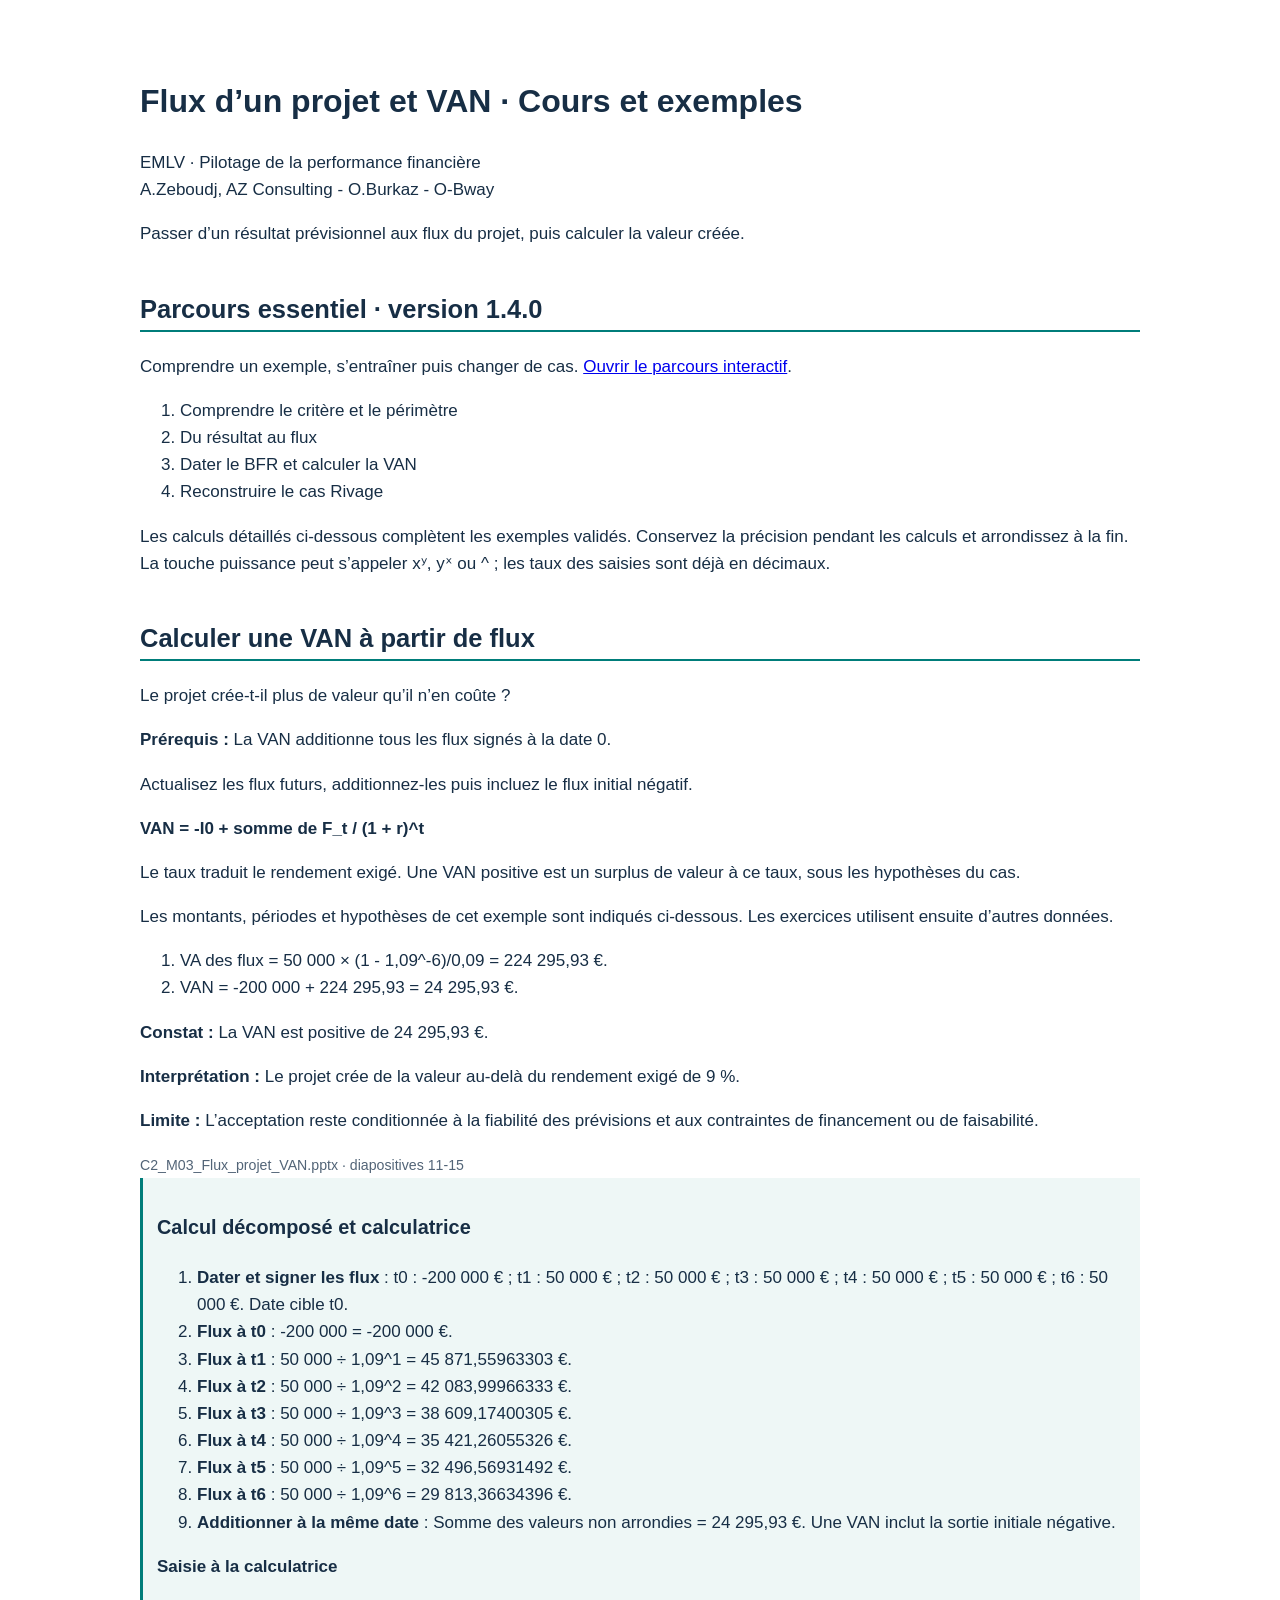
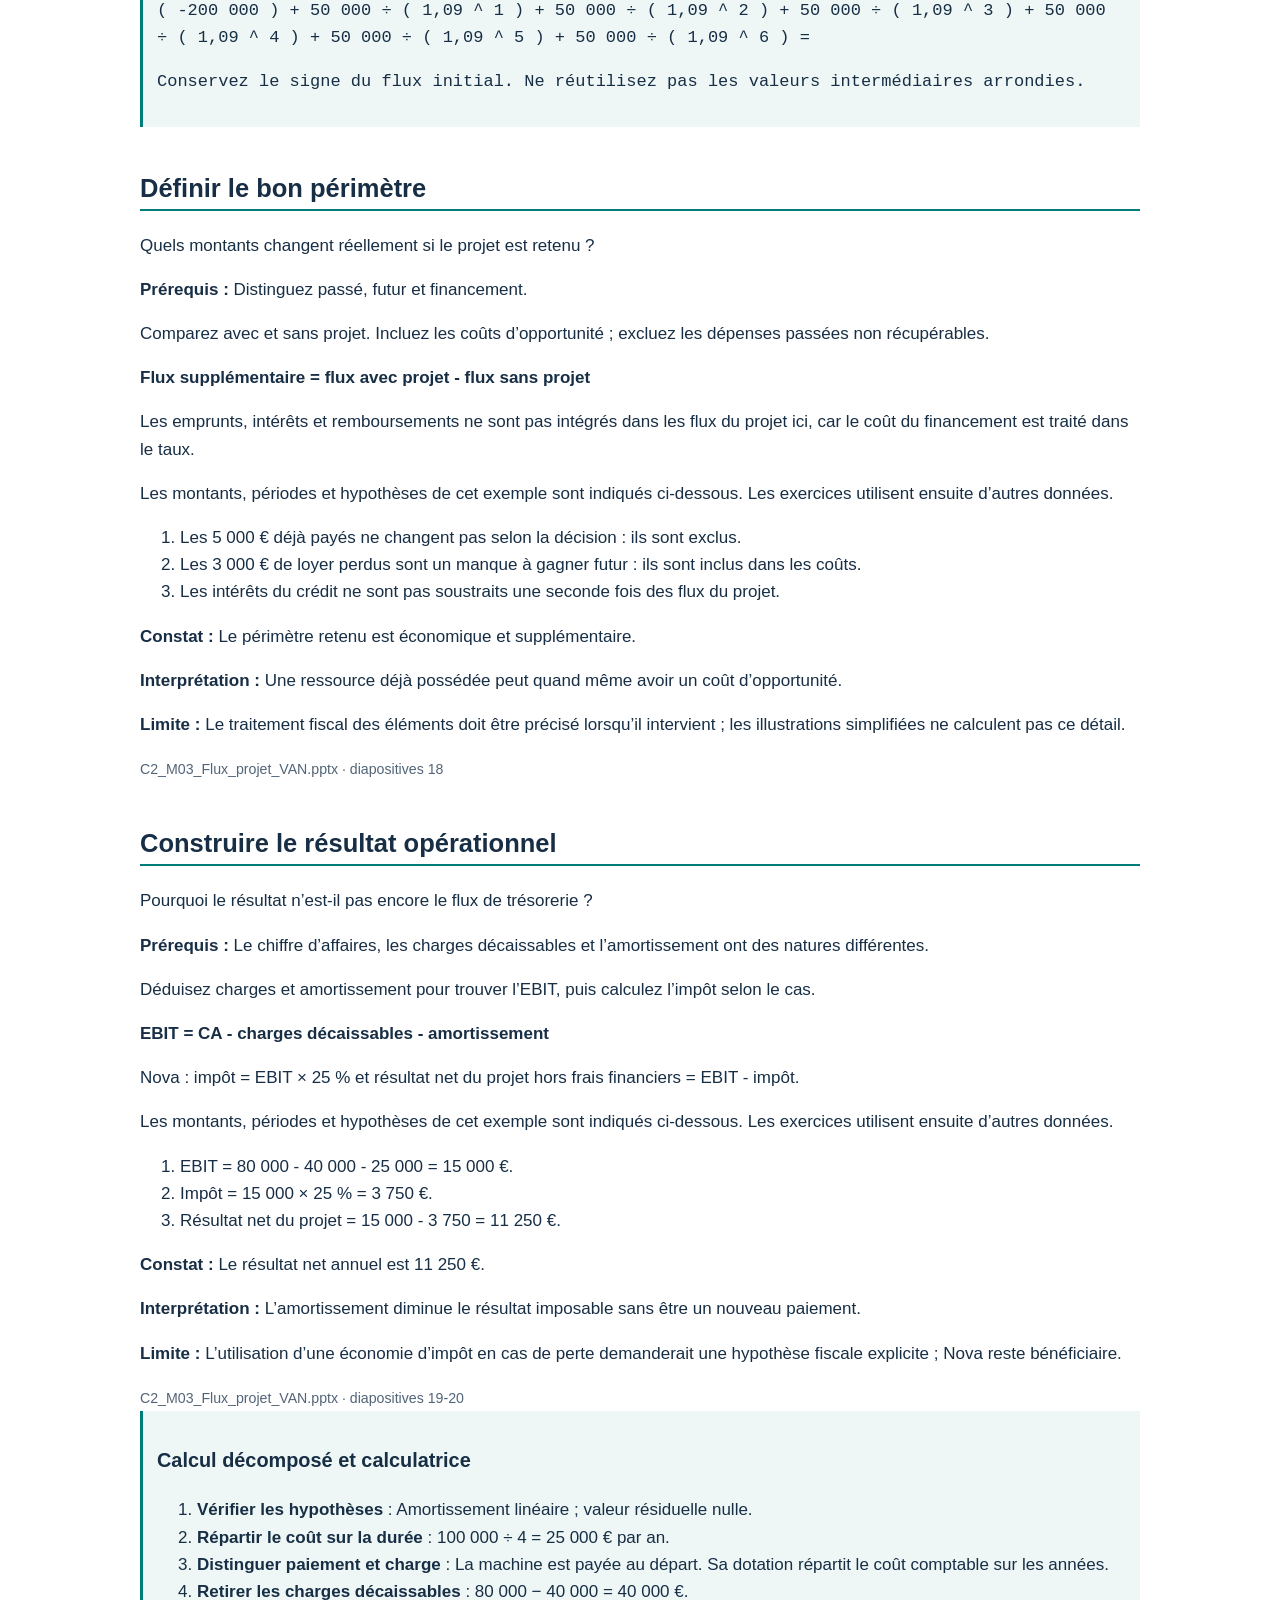
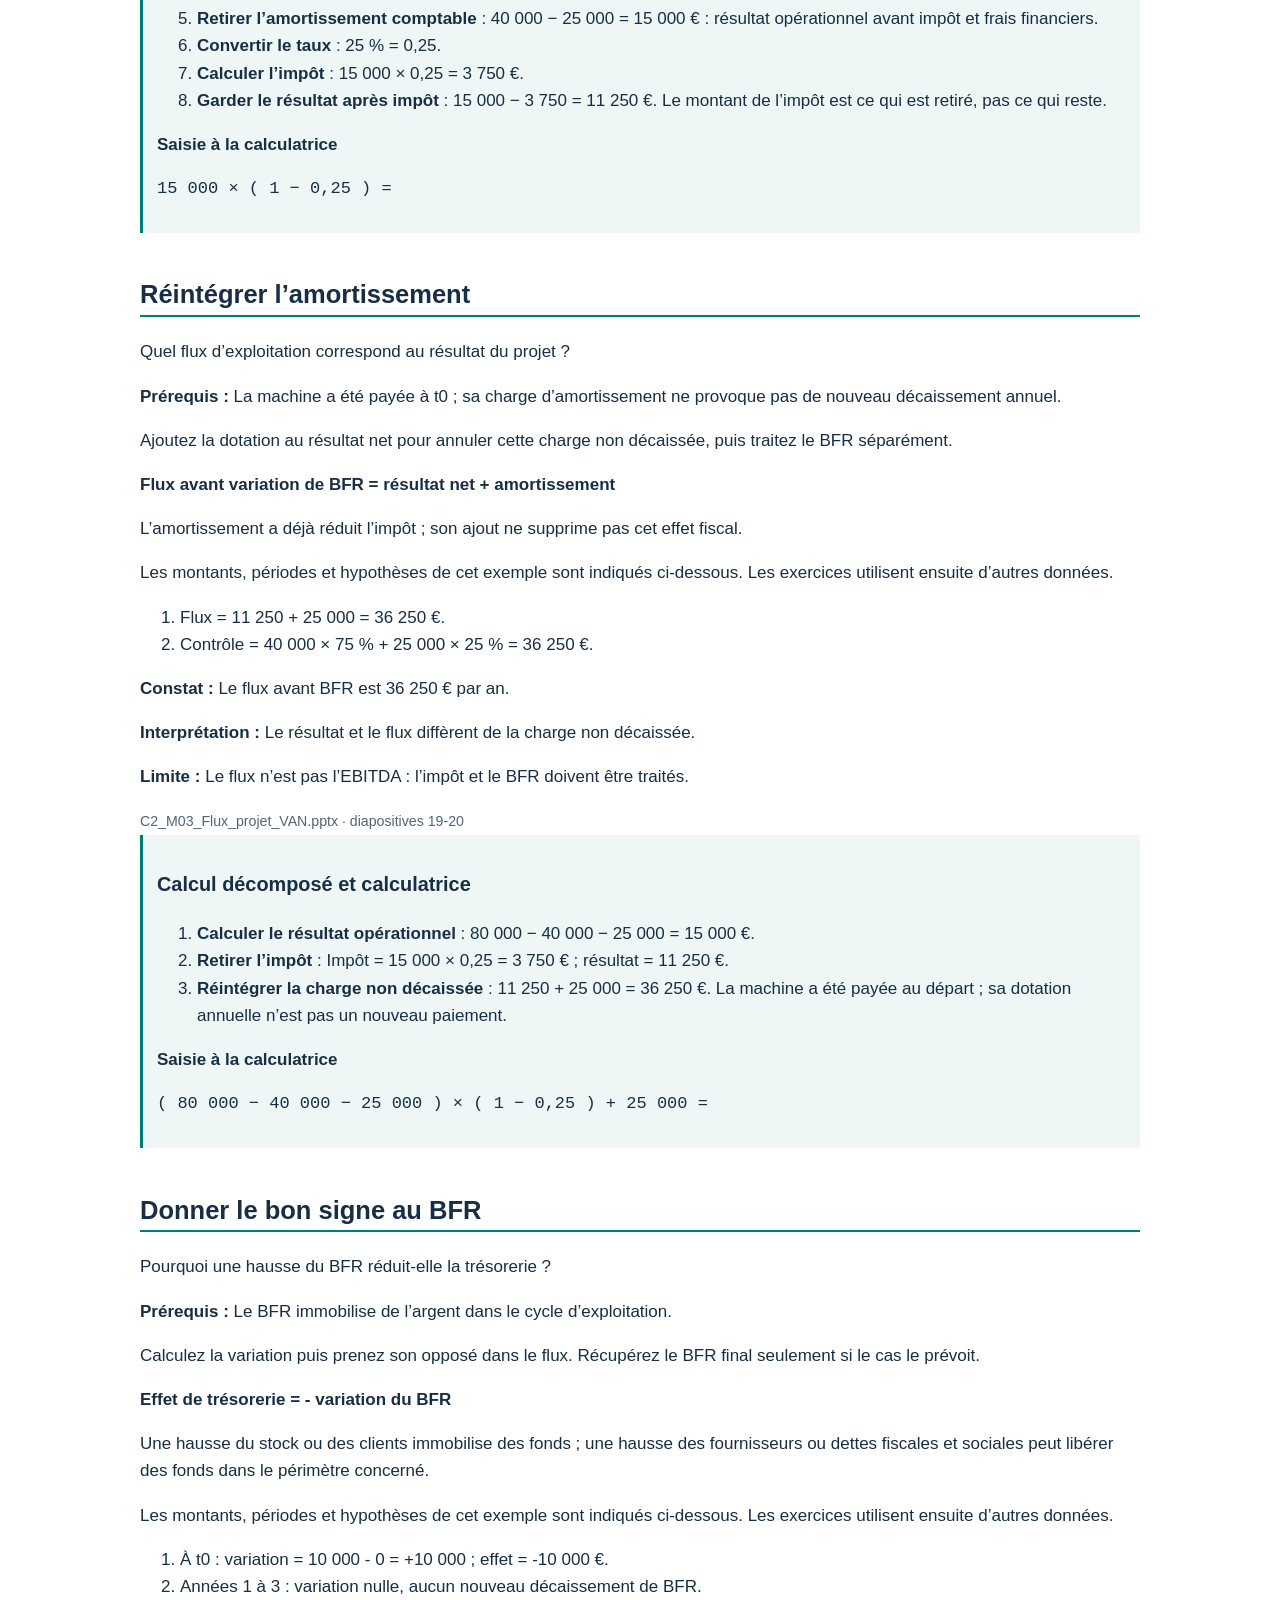
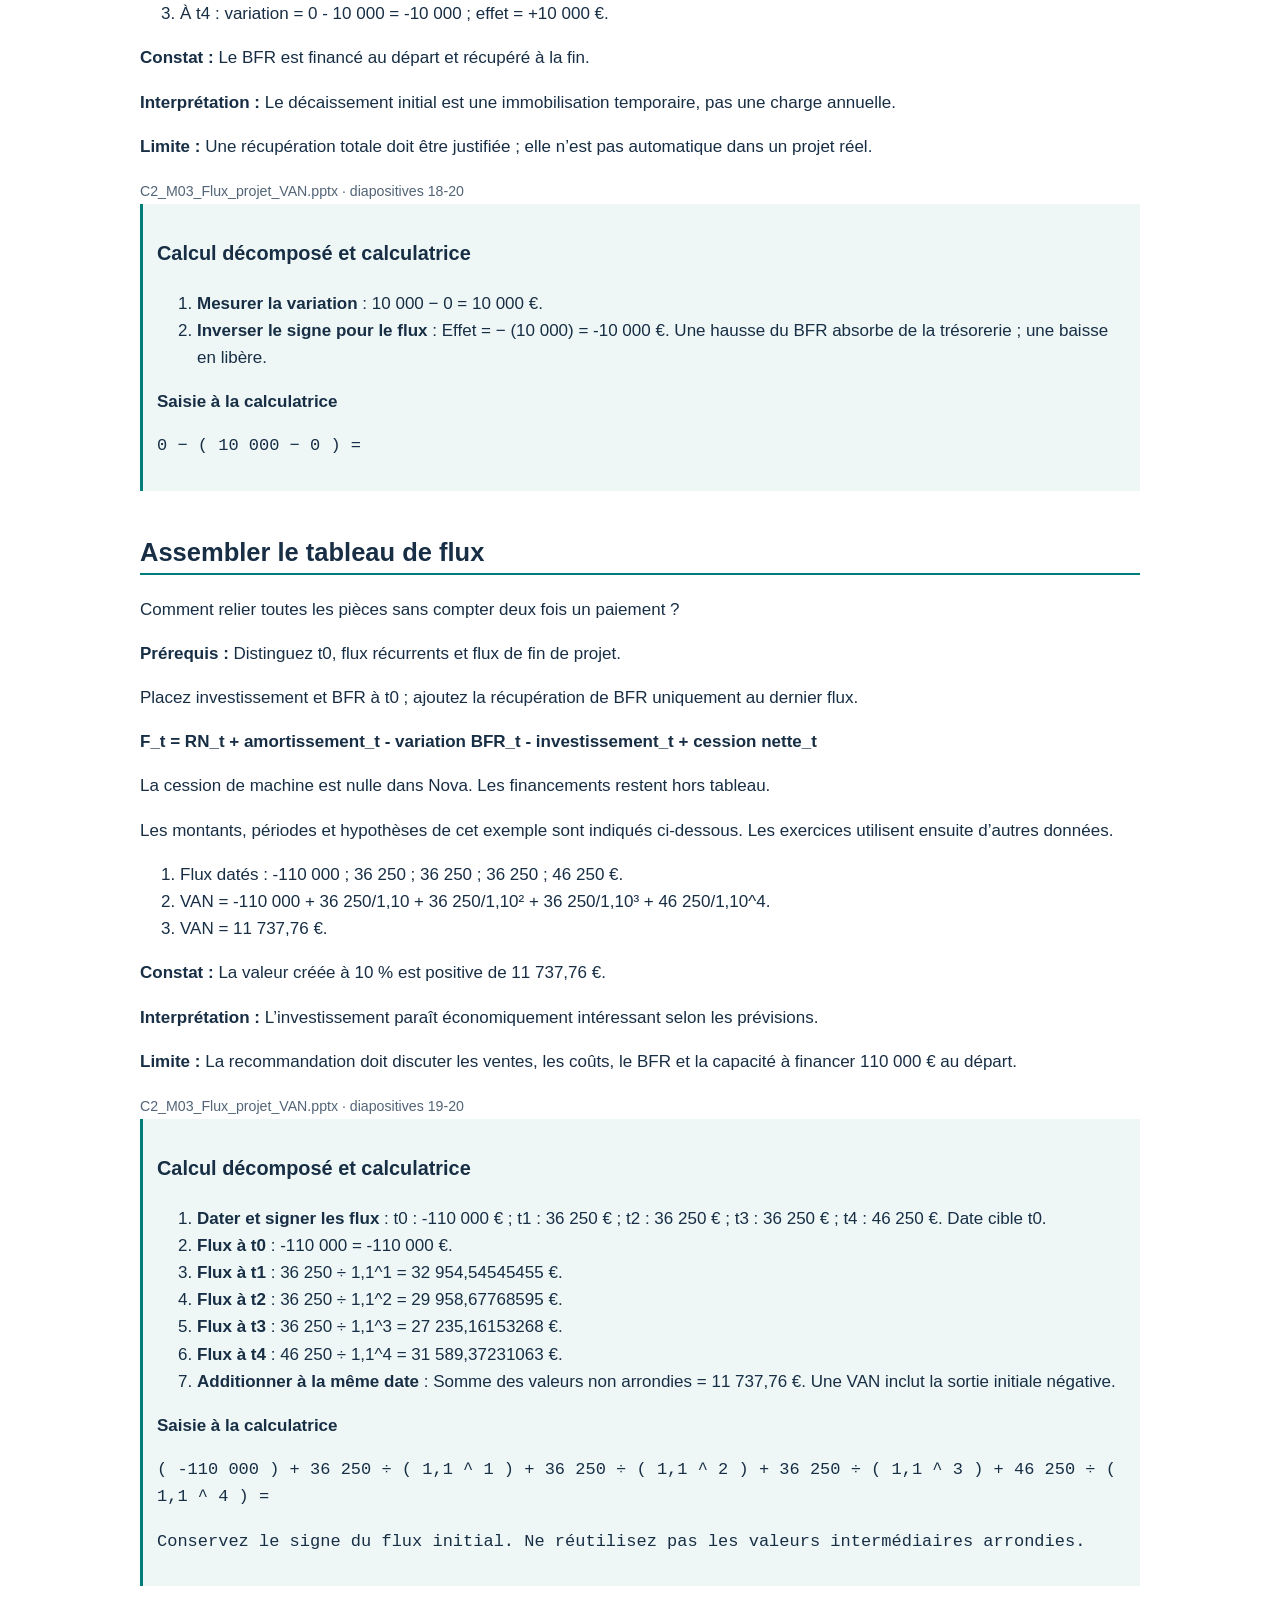
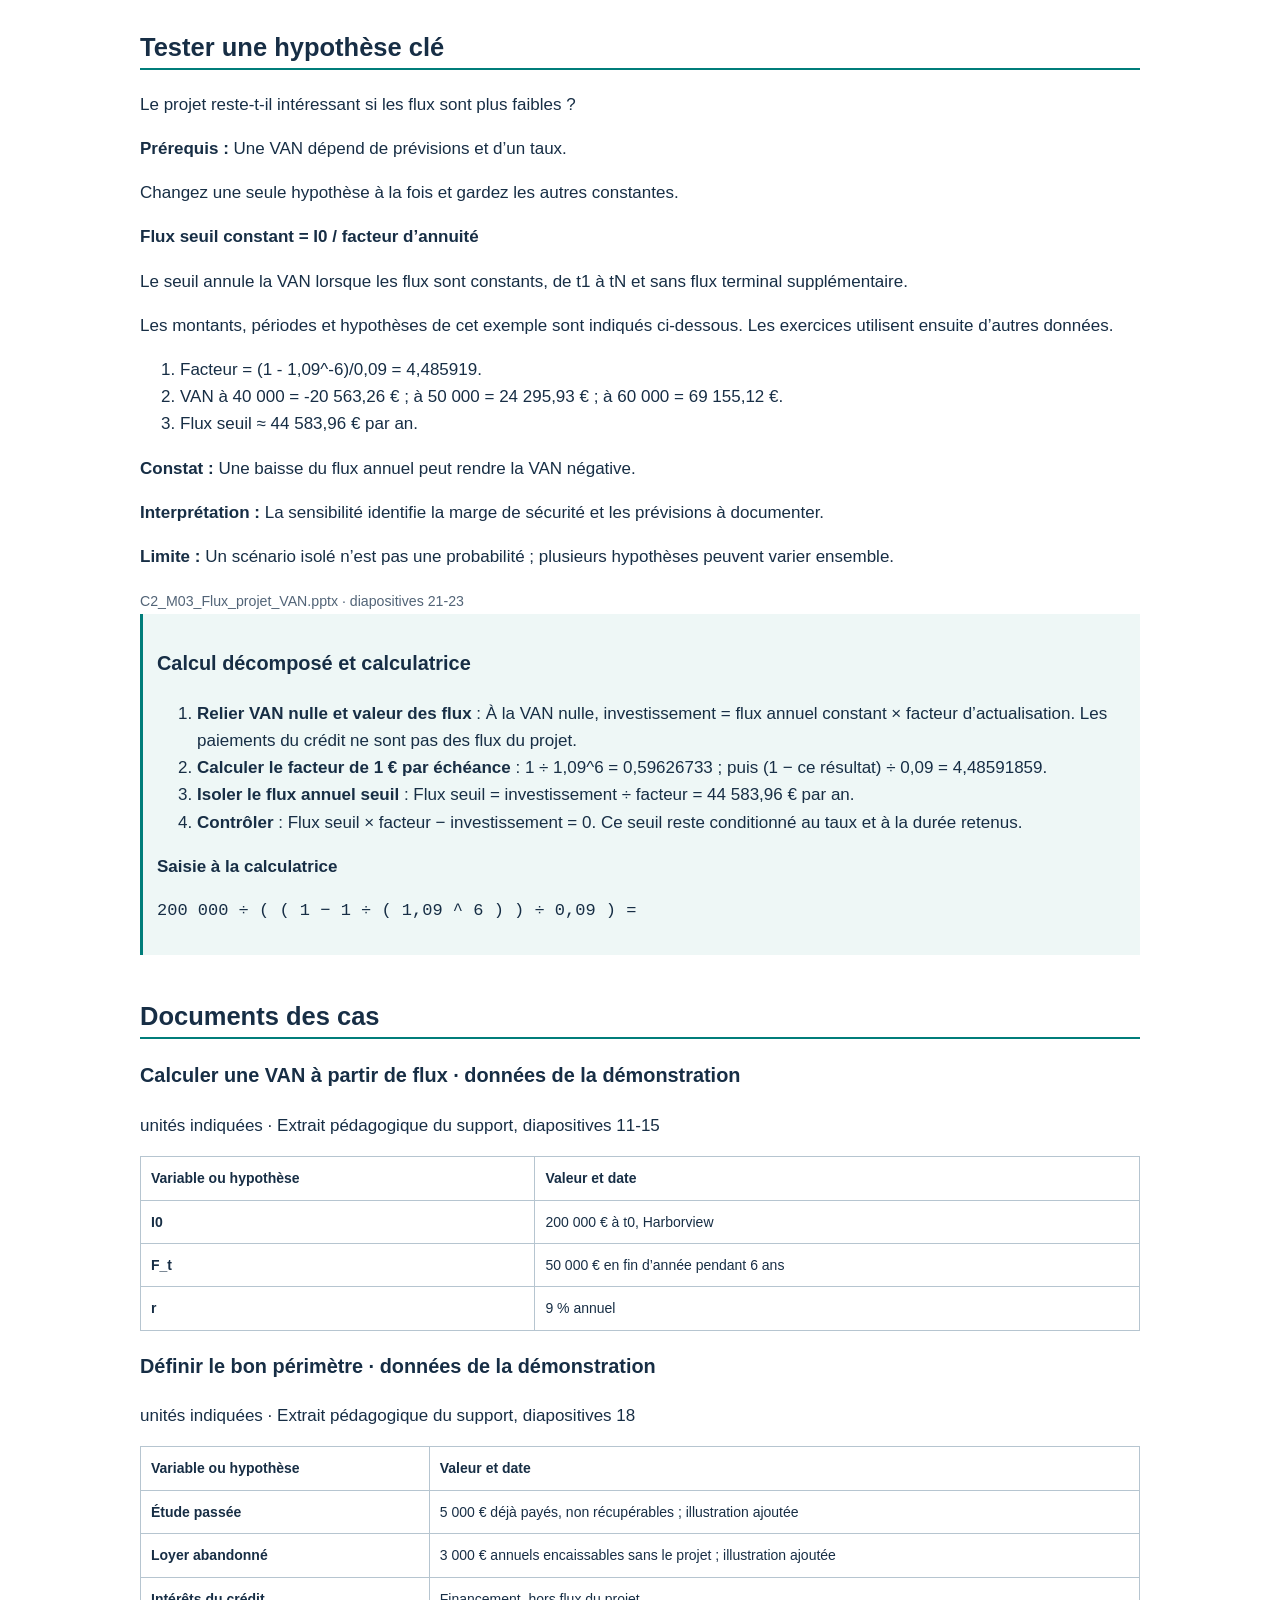
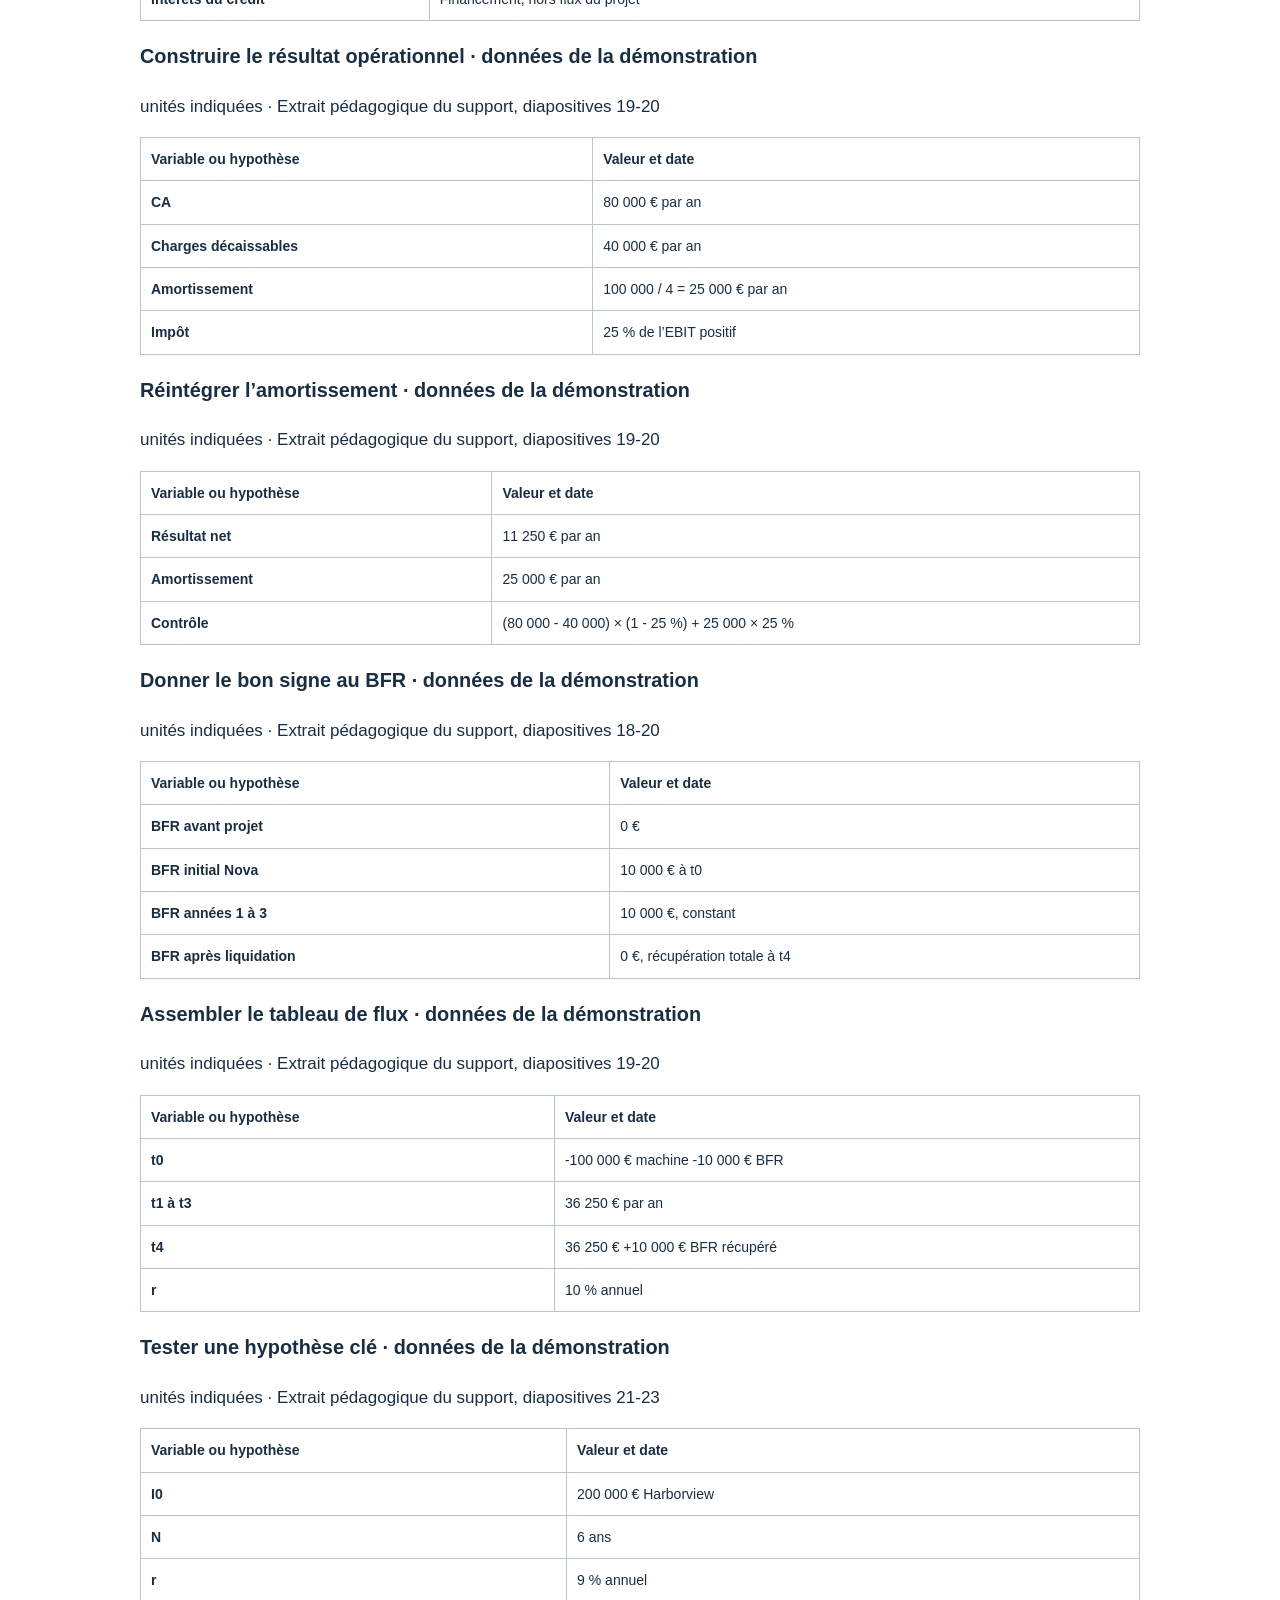
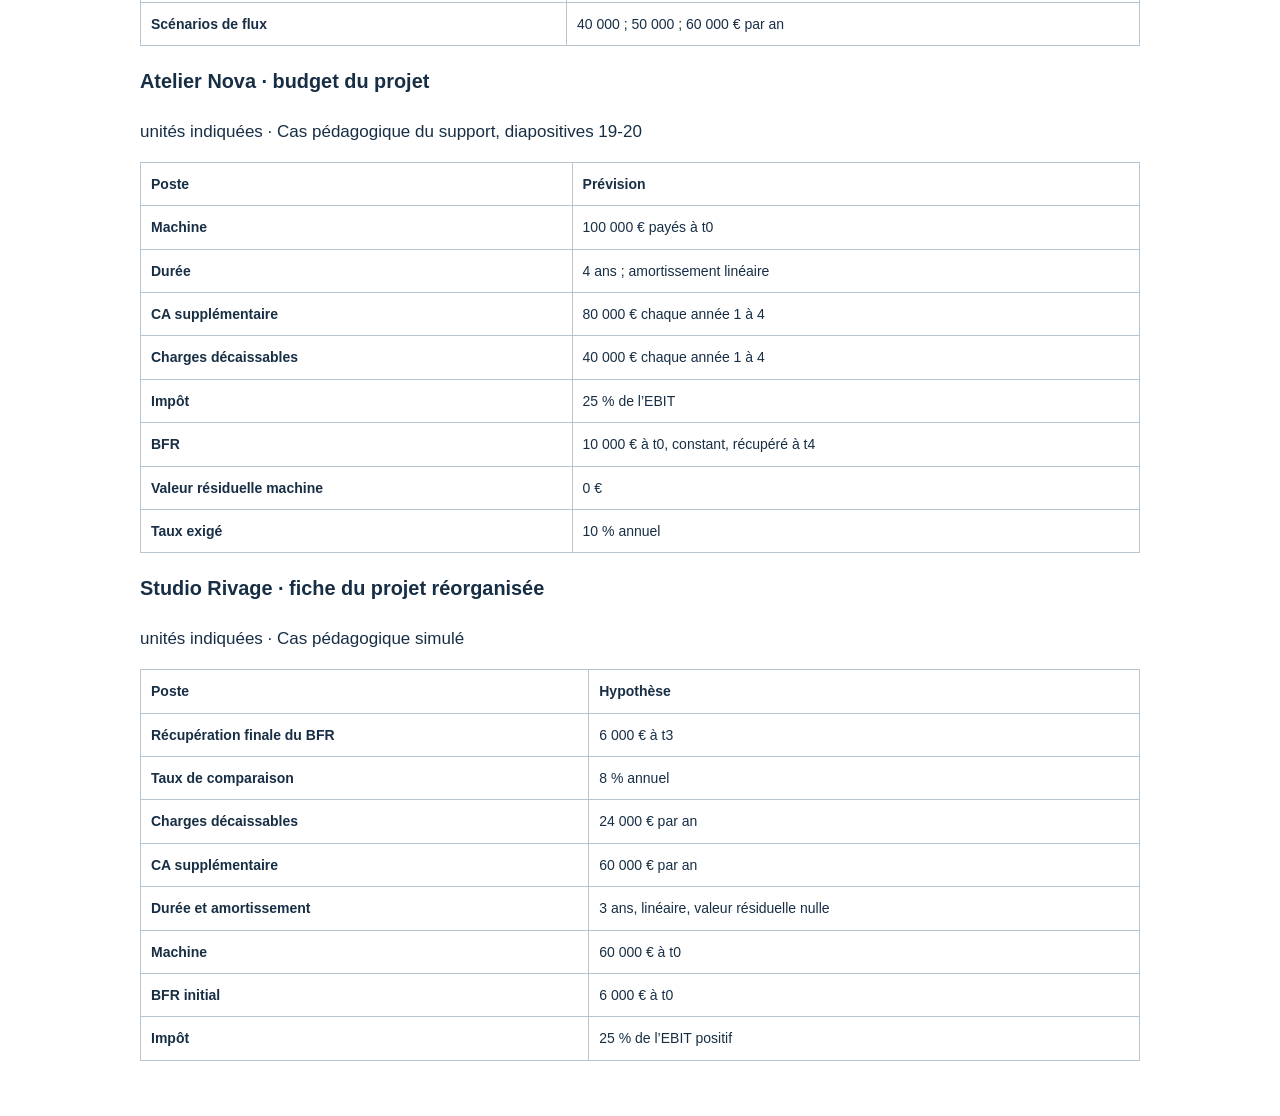
<file: van/Cours_imprimable.html>
<!doctype html><html lang="fr"><meta charset="utf-8"><meta name="viewport" content="width=device-width"><title>Flux d’un projet et VAN · Cours et exemples</title><style>body{font:17px/1.6 Arial;color:#172e45;max-width:1000px;margin:35px auto;padding:20px}h1{font-size:32px}h2{border-bottom:2px solid #007d7a;padding-top:20px}table{border-collapse:collapse;width:100%;font-size:14px}td,th{padding:10px;border:1px solid #b6c5d0;text-align:left}small{color:#526477}pre{white-space:pre-wrap}section{break-inside:avoid}@media print{body{font-size:11pt;margin:0}h2{break-before:auto}a{color:inherit}}
.detail-calcul{background:#eef7f6;padding:14px;border-left:3px solid #007d7a}pre{overflow-wrap:anywhere}section{break-inside:auto}li{break-inside:avoid}</style><h1>Flux d’un projet et VAN · Cours et exemples</h1><p>EMLV · Pilotage de la performance financière<br>A.Zeboudj, AZ Consulting - O.Burkaz - O-Bway</p><p>Passer d’un résultat prévisionnel aux flux du projet, puis calculer la valeur créée.</p><section><h2>Parcours essentiel · version 1.4.0</h2><p>Comprendre un exemple, s’entraîner puis changer de cas. <a href="index.html#essentiel">Ouvrir le parcours interactif</a>.</p><ol><li>Comprendre le critère et le périmètre</li><li>Du résultat au flux</li><li>Dater le BFR et calculer la VAN</li><li>Reconstruire le cas Rivage</li></ol><p>Les calculs détaillés ci-dessous complètent les exemples validés. Conservez la précision pendant les calculs et arrondissez à la fin. La touche puissance peut s’appeler xʸ, yˣ ou ^ ; les taux des saisies sont déjà en décimaux.</p></section><section><h2 id="van-donnee">Calculer une VAN à partir de flux</h2><p>Le projet crée-t-il plus de valeur qu’il n’en coûte ?</p><p><b>Prérequis :</b> La VAN additionne tous les flux signés à la date 0.</p><p>Actualisez les flux futurs, additionnez-les puis incluez le flux initial négatif.</p><p><b>VAN = -I0 + somme de F_t / (1 + r)^t</b></p><p>Le taux traduit le rendement exigé. Une VAN positive est un surplus de valeur à ce taux, sous les hypothèses du cas.</p><p>Les montants, périodes et hypothèses de cet exemple sont indiqués ci-dessous. Les exercices utilisent ensuite d’autres données.</p><ol><li>VA des flux = 50 000 × (1 - 1,09^-6)/0,09 = 224 295,93 €.</li><li>VAN = -200 000 + 224 295,93 = 24 295,93 €.</li></ol><p><b>Constat :</b> La VAN est positive de 24 295,93 €.</p><p><b>Interprétation :</b> Le projet crée de la valeur au-delà du rendement exigé de 9 %.</p><p><b>Limite :</b> L’acceptation reste conditionnée à la fiabilité des prévisions et aux contraintes de financement ou de faisabilité.</p><small>C2_M03_Flux_projet_VAN.pptx · diapositives 11-15</small><div class="detail-calcul"><h3>Calcul décomposé et calculatrice</h3><ol><li><b>Dater et signer les flux</b> : t0 : -200 000 € ; t1 : 50 000 € ; t2 : 50 000 € ; t3 : 50 000 € ; t4 : 50 000 € ; t5 : 50 000 € ; t6 : 50 000 €. Date cible t0.</li><li><b>Flux à t0</b> : -200 000 = -200 000 €.</li><li><b>Flux à t1</b> : 50 000 ÷ 1,09^1 = 45 871,55963303 €.</li><li><b>Flux à t2</b> : 50 000 ÷ 1,09^2 = 42 083,99966333 €.</li><li><b>Flux à t3</b> : 50 000 ÷ 1,09^3 = 38 609,17400305 €.</li><li><b>Flux à t4</b> : 50 000 ÷ 1,09^4 = 35 421,26055326 €.</li><li><b>Flux à t5</b> : 50 000 ÷ 1,09^5 = 32 496,56931492 €.</li><li><b>Flux à t6</b> : 50 000 ÷ 1,09^6 = 29 813,36634396 €.</li><li><b>Additionner à la même date</b> : Somme des valeurs non arrondies = 24 295,93 €. Une VAN inclut la sortie initiale négative.</li></ol><p><b>Saisie à la calculatrice</b></p><pre>( -200 000 ) + 50 000 ÷ ( 1,09 ^ 1 ) + 50 000 ÷ ( 1,09 ^ 2 ) + 50 000 ÷ ( 1,09 ^ 3 ) + 50 000 ÷ ( 1,09 ^ 4 ) + 50 000 ÷ ( 1,09 ^ 5 ) + 50 000 ÷ ( 1,09 ^ 6 ) =</pre><pre>Conservez le signe du flux initial. Ne réutilisez pas les valeurs intermédiaires arrondies.</pre></div></section><section><h2 id="incremental">Définir le bon périmètre</h2><p>Quels montants changent réellement si le projet est retenu ?</p><p><b>Prérequis :</b> Distinguez passé, futur et financement.</p><p>Comparez avec et sans projet. Incluez les coûts d’opportunité ; excluez les dépenses passées non récupérables.</p><p><b>Flux supplémentaire = flux avec projet - flux sans projet</b></p><p>Les emprunts, intérêts et remboursements ne sont pas intégrés dans les flux du projet ici, car le coût du financement est traité dans le taux.</p><p>Les montants, périodes et hypothèses de cet exemple sont indiqués ci-dessous. Les exercices utilisent ensuite d’autres données.</p><ol><li>Les 5 000 € déjà payés ne changent pas selon la décision : ils sont exclus.</li><li>Les 3 000 € de loyer perdus sont un manque à gagner futur : ils sont inclus dans les coûts.</li><li>Les intérêts du crédit ne sont pas soustraits une seconde fois des flux du projet.</li></ol><p><b>Constat :</b> Le périmètre retenu est économique et supplémentaire.</p><p><b>Interprétation :</b> Une ressource déjà possédée peut quand même avoir un coût d’opportunité.</p><p><b>Limite :</b> Le traitement fiscal des éléments doit être précisé lorsqu’il intervient ; les illustrations simplifiées ne calculent pas ce détail.</p><small>C2_M03_Flux_projet_VAN.pptx · diapositives 18</small></section><section><h2 id="resultat">Construire le résultat opérationnel</h2><p>Pourquoi le résultat n’est-il pas encore le flux de trésorerie ?</p><p><b>Prérequis :</b> Le chiffre d’affaires, les charges décaissables et l’amortissement ont des natures différentes.</p><p>Déduisez charges et amortissement pour trouver l’EBIT, puis calculez l’impôt selon le cas.</p><p><b>EBIT = CA - charges décaissables - amortissement</b></p><p>Nova : impôt = EBIT × 25 % et résultat net du projet hors frais financiers = EBIT - impôt.</p><p>Les montants, périodes et hypothèses de cet exemple sont indiqués ci-dessous. Les exercices utilisent ensuite d’autres données.</p><ol><li>EBIT = 80 000 - 40 000 - 25 000 = 15 000 €.</li><li>Impôt = 15 000 × 25 % = 3 750 €.</li><li>Résultat net du projet = 15 000 - 3 750 = 11 250 €.</li></ol><p><b>Constat :</b> Le résultat net annuel est 11 250 €.</p><p><b>Interprétation :</b> L’amortissement diminue le résultat imposable sans être un nouveau paiement.</p><p><b>Limite :</b> L’utilisation d’une économie d’impôt en cas de perte demanderait une hypothèse fiscale explicite ; Nova reste bénéficiaire.</p><small>C2_M03_Flux_projet_VAN.pptx · diapositives 19-20</small><div class="detail-calcul"><h3>Calcul décomposé et calculatrice</h3><ol><li><b>Vérifier les hypothèses</b> : Amortissement linéaire ; valeur résiduelle nulle.</li><li><b>Répartir le coût sur la durée</b> : 100 000 ÷ 4 = 25 000 € par an.</li><li><b>Distinguer paiement et charge</b> : La machine est payée au départ. Sa dotation répartit le coût comptable sur les années.</li><li><b>Retirer les charges décaissables</b> : 80 000 − 40 000 = 40 000 €.</li><li><b>Retirer l’amortissement comptable</b> : 40 000 − 25 000 = 15 000 € : résultat opérationnel avant impôt et frais financiers.</li><li><b>Convertir le taux</b> : 25 % = 0,25.</li><li><b>Calculer l’impôt</b> : 15 000 × 0,25 = 3 750 €.</li><li><b>Garder le résultat après impôt</b> : 15 000 − 3 750 = 11 250 €. Le montant de l’impôt est ce qui est retiré, pas ce qui reste.</li></ol><p><b>Saisie à la calculatrice</b></p><pre>15 000 × ( 1 − 0,25 ) =</pre></div></section><section><h2 id="flux-operationnel">Réintégrer l’amortissement</h2><p>Quel flux d’exploitation correspond au résultat du projet ?</p><p><b>Prérequis :</b> La machine a été payée à t0 ; sa charge d’amortissement ne provoque pas de nouveau décaissement annuel.</p><p>Ajoutez la dotation au résultat net pour annuler cette charge non décaissée, puis traitez le BFR séparément.</p><p><b>Flux avant variation de BFR = résultat net + amortissement</b></p><p>L’amortissement a déjà réduit l’impôt ; son ajout ne supprime pas cet effet fiscal.</p><p>Les montants, périodes et hypothèses de cet exemple sont indiqués ci-dessous. Les exercices utilisent ensuite d’autres données.</p><ol><li>Flux = 11 250 + 25 000 = 36 250 €.</li><li>Contrôle = 40 000 × 75 % + 25 000 × 25 % = 36 250 €.</li></ol><p><b>Constat :</b> Le flux avant BFR est 36 250 € par an.</p><p><b>Interprétation :</b> Le résultat et le flux diffèrent de la charge non décaissée.</p><p><b>Limite :</b> Le flux n’est pas l’EBITDA : l’impôt et le BFR doivent être traités.</p><small>C2_M03_Flux_projet_VAN.pptx · diapositives 19-20</small><div class="detail-calcul"><h3>Calcul décomposé et calculatrice</h3><ol><li><b>Calculer le résultat opérationnel</b> : 80 000 − 40 000 − 25 000 = 15 000 €.</li><li><b>Retirer l’impôt</b> : Impôt = 15 000 × 0,25 = 3 750 € ; résultat = 11 250 €.</li><li><b>Réintégrer la charge non décaissée</b> : 11 250 + 25 000 = 36 250 €. La machine a été payée au départ ; sa dotation annuelle n’est pas un nouveau paiement.</li></ol><p><b>Saisie à la calculatrice</b></p><pre>( 80 000 − 40 000 − 25 000 ) × ( 1 − 0,25 ) + 25 000 =</pre></div></section><section><h2 id="bfr-projet">Donner le bon signe au BFR</h2><p>Pourquoi une hausse du BFR réduit-elle la trésorerie ?</p><p><b>Prérequis :</b> Le BFR immobilise de l’argent dans le cycle d’exploitation.</p><p>Calculez la variation puis prenez son opposé dans le flux. Récupérez le BFR final seulement si le cas le prévoit.</p><p><b>Effet de trésorerie = - variation du BFR</b></p><p>Une hausse du stock ou des clients immobilise des fonds ; une hausse des fournisseurs ou dettes fiscales et sociales peut libérer des fonds dans le périmètre concerné.</p><p>Les montants, périodes et hypothèses de cet exemple sont indiqués ci-dessous. Les exercices utilisent ensuite d’autres données.</p><ol><li>À t0 : variation = 10 000 - 0 = +10 000 ; effet = -10 000 €.</li><li>Années 1 à 3 : variation nulle, aucun nouveau décaissement de BFR.</li><li>À t4 : variation = 0 - 10 000 = -10 000 ; effet = +10 000 €.</li></ol><p><b>Constat :</b> Le BFR est financé au départ et récupéré à la fin.</p><p><b>Interprétation :</b> Le décaissement initial est une immobilisation temporaire, pas une charge annuelle.</p><p><b>Limite :</b> Une récupération totale doit être justifiée ; elle n’est pas automatique dans un projet réel.</p><small>C2_M03_Flux_projet_VAN.pptx · diapositives 18-20</small><div class="detail-calcul"><h3>Calcul décomposé et calculatrice</h3><ol><li><b>Mesurer la variation</b> : 10 000 − 0 = 10 000 €.</li><li><b>Inverser le signe pour le flux</b> : Effet = − (10 000) = -10 000 €. Une hausse du BFR absorbe de la trésorerie ; une baisse en libère.</li></ol><p><b>Saisie à la calculatrice</b></p><pre>0 − ( 10 000 − 0 ) =</pre></div></section><section><h2 id="construire">Assembler le tableau de flux</h2><p>Comment relier toutes les pièces sans compter deux fois un paiement ?</p><p><b>Prérequis :</b> Distinguez t0, flux récurrents et flux de fin de projet.</p><p>Placez investissement et BFR à t0 ; ajoutez la récupération de BFR uniquement au dernier flux.</p><p><b>F_t = RN_t + amortissement_t - variation BFR_t - investissement_t + cession nette_t</b></p><p>La cession de machine est nulle dans Nova. Les financements restent hors tableau.</p><p>Les montants, périodes et hypothèses de cet exemple sont indiqués ci-dessous. Les exercices utilisent ensuite d’autres données.</p><ol><li>Flux datés : -110 000 ; 36 250 ; 36 250 ; 36 250 ; 46 250 €.</li><li>VAN = -110 000 + 36 250/1,10 + 36 250/1,10² + 36 250/1,10³ + 46 250/1,10^4.</li><li>VAN = 11 737,76 €.</li></ol><p><b>Constat :</b> La valeur créée à 10 % est positive de 11 737,76 €.</p><p><b>Interprétation :</b> L’investissement paraît économiquement intéressant selon les prévisions.</p><p><b>Limite :</b> La recommandation doit discuter les ventes, les coûts, le BFR et la capacité à financer 110 000 € au départ.</p><small>C2_M03_Flux_projet_VAN.pptx · diapositives 19-20</small><div class="detail-calcul"><h3>Calcul décomposé et calculatrice</h3><ol><li><b>Dater et signer les flux</b> : t0 : -110 000 € ; t1 : 36 250 € ; t2 : 36 250 € ; t3 : 36 250 € ; t4 : 46 250 €. Date cible t0.</li><li><b>Flux à t0</b> : -110 000 = -110 000 €.</li><li><b>Flux à t1</b> : 36 250 ÷ 1,1^1 = 32 954,54545455 €.</li><li><b>Flux à t2</b> : 36 250 ÷ 1,1^2 = 29 958,67768595 €.</li><li><b>Flux à t3</b> : 36 250 ÷ 1,1^3 = 27 235,16153268 €.</li><li><b>Flux à t4</b> : 46 250 ÷ 1,1^4 = 31 589,37231063 €.</li><li><b>Additionner à la même date</b> : Somme des valeurs non arrondies = 11 737,76 €. Une VAN inclut la sortie initiale négative.</li></ol><p><b>Saisie à la calculatrice</b></p><pre>( -110 000 ) + 36 250 ÷ ( 1,1 ^ 1 ) + 36 250 ÷ ( 1,1 ^ 2 ) + 36 250 ÷ ( 1,1 ^ 3 ) + 46 250 ÷ ( 1,1 ^ 4 ) =</pre><pre>Conservez le signe du flux initial. Ne réutilisez pas les valeurs intermédiaires arrondies.</pre></div></section><section><h2 id="sensibilite">Tester une hypothèse clé</h2><p>Le projet reste-t-il intéressant si les flux sont plus faibles ?</p><p><b>Prérequis :</b> Une VAN dépend de prévisions et d’un taux.</p><p>Changez une seule hypothèse à la fois et gardez les autres constantes.</p><p><b>Flux seuil constant = I0 / facteur d’annuité</b></p><p>Le seuil annule la VAN lorsque les flux sont constants, de t1 à tN et sans flux terminal supplémentaire.</p><p>Les montants, périodes et hypothèses de cet exemple sont indiqués ci-dessous. Les exercices utilisent ensuite d’autres données.</p><ol><li>Facteur = (1 - 1,09^-6)/0,09 = 4,485919.</li><li>VAN à 40 000 = -20 563,26 € ; à 50 000 = 24 295,93 € ; à 60 000 = 69 155,12 €.</li><li>Flux seuil ≈ 44 583,96 € par an.</li></ol><p><b>Constat :</b> Une baisse du flux annuel peut rendre la VAN négative.</p><p><b>Interprétation :</b> La sensibilité identifie la marge de sécurité et les prévisions à documenter.</p><p><b>Limite :</b> Un scénario isolé n’est pas une probabilité ; plusieurs hypothèses peuvent varier ensemble.</p><small>C2_M03_Flux_projet_VAN.pptx · diapositives 21-23</small><div class="detail-calcul"><h3>Calcul décomposé et calculatrice</h3><ol><li><b>Relier VAN nulle et valeur des flux</b> : À la VAN nulle, investissement = flux annuel constant × facteur d’actualisation. Les paiements du crédit ne sont pas des flux du projet.</li><li><b>Calculer le facteur de 1 € par échéance</b> : 1 ÷ 1,09^6 = 0,59626733 ; puis (1 − ce résultat) ÷ 0,09 = 4,48591859.</li><li><b>Isoler le flux annuel seuil</b> : Flux seuil = investissement ÷ facteur = 44 583,96 € par an.</li><li><b>Contrôler</b> : Flux seuil × facteur − investissement = 0. Ce seuil reste conditionné au taux et à la durée retenus.</li></ol><p><b>Saisie à la calculatrice</b></p><pre>200 000 ÷ ( ( 1 − 1 ÷ ( 1,09 ^ 6 ) ) ÷ 0,09 ) =</pre></div></section><h2>Documents des cas</h2><section><h3>Calculer une VAN à partir de flux · données de la démonstration</h3><p>unités indiquées · Extrait pédagogique du support, diapositives 11-15</p><table><thead><tr><th>Variable ou hypothèse</th><th>Valeur et date</th></tr></thead><tbody><tr><th>I0</th><td>200 000 € à t0, Harborview</td></tr><tr><th>F_t</th><td>50 000 € en fin d’année pendant 6 ans</td></tr><tr><th>r</th><td>9 % annuel</td></tr></tbody></table></section><section><h3>Définir le bon périmètre · données de la démonstration</h3><p>unités indiquées · Extrait pédagogique du support, diapositives 18</p><table><thead><tr><th>Variable ou hypothèse</th><th>Valeur et date</th></tr></thead><tbody><tr><th>Étude passée</th><td>5 000 € déjà payés, non récupérables ; illustration ajoutée</td></tr><tr><th>Loyer abandonné</th><td>3 000 € annuels encaissables sans le projet ; illustration ajoutée</td></tr><tr><th>Intérêts du crédit</th><td>Financement, hors flux du projet</td></tr></tbody></table></section><section><h3>Construire le résultat opérationnel · données de la démonstration</h3><p>unités indiquées · Extrait pédagogique du support, diapositives 19-20</p><table><thead><tr><th>Variable ou hypothèse</th><th>Valeur et date</th></tr></thead><tbody><tr><th>CA</th><td>80 000 € par an</td></tr><tr><th>Charges décaissables</th><td>40 000 € par an</td></tr><tr><th>Amortissement</th><td>100 000 / 4 = 25 000 € par an</td></tr><tr><th>Impôt</th><td>25 % de l’EBIT positif</td></tr></tbody></table></section><section><h3>Réintégrer l’amortissement · données de la démonstration</h3><p>unités indiquées · Extrait pédagogique du support, diapositives 19-20</p><table><thead><tr><th>Variable ou hypothèse</th><th>Valeur et date</th></tr></thead><tbody><tr><th>Résultat net</th><td>11 250 € par an</td></tr><tr><th>Amortissement</th><td>25 000 € par an</td></tr><tr><th>Contrôle</th><td>(80 000 - 40 000) × (1 - 25 %) + 25 000 × 25 %</td></tr></tbody></table></section><section><h3>Donner le bon signe au BFR · données de la démonstration</h3><p>unités indiquées · Extrait pédagogique du support, diapositives 18-20</p><table><thead><tr><th>Variable ou hypothèse</th><th>Valeur et date</th></tr></thead><tbody><tr><th>BFR avant projet</th><td>0 €</td></tr><tr><th>BFR initial Nova</th><td>10 000 € à t0</td></tr><tr><th>BFR années 1 à 3</th><td>10 000 €, constant</td></tr><tr><th>BFR après liquidation</th><td>0 €, récupération totale à t4</td></tr></tbody></table></section><section><h3>Assembler le tableau de flux · données de la démonstration</h3><p>unités indiquées · Extrait pédagogique du support, diapositives 19-20</p><table><thead><tr><th>Variable ou hypothèse</th><th>Valeur et date</th></tr></thead><tbody><tr><th>t0</th><td>-100 000 € machine -10 000 € BFR</td></tr><tr><th>t1 à t3</th><td>36 250 € par an</td></tr><tr><th>t4</th><td>36 250 € +10 000 € BFR récupéré</td></tr><tr><th>r</th><td>10 % annuel</td></tr></tbody></table></section><section><h3>Tester une hypothèse clé · données de la démonstration</h3><p>unités indiquées · Extrait pédagogique du support, diapositives 21-23</p><table><thead><tr><th>Variable ou hypothèse</th><th>Valeur et date</th></tr></thead><tbody><tr><th>I0</th><td>200 000 € Harborview</td></tr><tr><th>N</th><td>6 ans</td></tr><tr><th>r</th><td>9 % annuel</td></tr><tr><th>Scénarios de flux</th><td>40 000 ; 50 000 ; 60 000 € par an</td></tr></tbody></table></section><section><h3>Atelier Nova · budget du projet</h3><p>unités indiquées · Cas pédagogique du support, diapositives 19-20</p><table><thead><tr><th>Poste</th><th>Prévision</th></tr></thead><tbody><tr><th>Machine</th><td>100 000 € payés à t0</td></tr><tr><th>Durée</th><td>4 ans ; amortissement linéaire</td></tr><tr><th>CA supplémentaire</th><td>80 000 € chaque année 1 à 4</td></tr><tr><th>Charges décaissables</th><td>40 000 € chaque année 1 à 4</td></tr><tr><th>Impôt</th><td>25 % de l’EBIT</td></tr><tr><th>BFR</th><td>10 000 € à t0, constant, récupéré à t4</td></tr><tr><th>Valeur résiduelle machine</th><td>0 €</td></tr><tr><th>Taux exigé</th><td>10 % annuel</td></tr></tbody></table></section><section><h3>Studio Rivage · fiche du projet réorganisée</h3><p>unités indiquées · Cas pédagogique simulé</p><table><thead><tr><th>Poste</th><th>Hypothèse</th></tr></thead><tbody><tr><th>Récupération finale du BFR</th><td>6 000 € à t3</td></tr><tr><th>Taux de comparaison</th><td>8 % annuel</td></tr><tr><th>Charges décaissables</th><td>24 000 € par an</td></tr><tr><th>CA supplémentaire</th><td>60 000 € par an</td></tr><tr><th>Durée et amortissement</th><td>3 ans, linéaire, valeur résiduelle nulle</td></tr><tr><th>Machine</th><td>60 000 € à t0</td></tr><tr><th>BFR initial</th><td>6 000 € à t0</td></tr><tr><th>Impôt</th><td>25 % de l’EBIT positif</td></tr></tbody></table></section></html>
</file>
<file: investissement/style.css>
:root{--ink:#18283b;--muted:#4f6072;--paper:#f3f6f8;--line:#cfdae1;--navy:#122d48;--teal:#006b68;--gold:#dfad4c;--good:#125c3a;--bad:#a13a2a;font-family:Arial,Helvetica,sans-serif;color:var(--ink);background:var(--paper);font-size:18px;line-height:1.55}*{box-sizing:border-box}body{margin:0}button,input,select,textarea{font:inherit}button,.button{display:inline-block;cursor:pointer;border:1px solid #8da0af;border-radius:9px;padding:.55rem .85rem;background:white;color:var(--ink);text-decoration:none;min-height:44px}button:hover,.button:hover{background:#e5eff1}button:disabled{opacity:.55;cursor:not-allowed}a{color:#005c79}a:hover{text-decoration:none}button:focus-visible,a:focus-visible,input:focus-visible,select:focus-visible,textarea:focus-visible{outline:3px solid #b66b00;outline-offset:3px}.primary{background:var(--teal);color:white;border-color:var(--teal)}.primary:hover{background:#004f4c}.skip{position:absolute;left:-9999px}.skip:focus{left:8px;top:8px;background:white;z-index:99}header{background:white;padding:20px max(20px,calc((100vw - 1250px)/2));border-top:6px solid var(--teal)}.brand{display:flex;align-items:center;gap:22px}.brand img{width:130px;height:auto}.brand strong{font-size:1.25rem}.signature{font-size:.72rem;color:var(--muted);margin:4px 0}.toptools{margin-left:auto;display:flex;gap:10px;align-items:center}.toptools select{max-width:110px;padding:7px}nav{display:flex;gap:6px;flex-wrap:wrap;margin-top:16px}nav a{border-radius:8px;padding:9px 13px;text-decoration:none;color:var(--ink);font-weight:600}nav a[aria-current=page]{background:var(--navy);color:white}.resources{max-width:1250px;margin:16px auto;display:flex;gap:10px;padding:0 20px;flex-wrap:wrap}.resources a{flex:1;min-width:150px;padding:12px 15px;border-left:4px solid var(--teal);background:white;border-radius:5px;font-size:.82rem;text-decoration:none;font-weight:bold}.resources a:nth-child(2){border-color:#bc7f25}.resources a:nth-child(3){border-color:#5d65ae}main{max-width:1210px;margin:0 auto;padding:12px 20px 50px}h1{font-size:clamp(1.8rem,3vw,2.65rem);line-height:1.16;margin:12px 0 20px;letter-spacing:-.035em}h2{font-size:1.35rem;line-height:1.25}h3{font-size:1.05rem}p{margin:.65rem 0}.eyebrow{font-size:.73rem;text-transform:uppercase;letter-spacing:.1em;font-weight:bold;color:var(--teal)}.hero{background:var(--navy);border-radius:18px;color:white;padding:34px;display:grid;grid-template-columns:1.5fr 1fr;gap:35px}.hero .eyebrow,.hero .muted{color:#bddeda}.hero p{max-width:650px}.hero a{color:white}.hero .primary{background:#d6f5e8;color:var(--navy);border:0}.big{font-size:3rem;line-height:1.1;font-weight:700}.metric{border-top:1px solid #637b90;margin-top:20px;padding-top:16px}.grid{display:grid;grid-template-columns:repeat(2,minmax(0,1fr));gap:18px;margin:22px 0}.card,.panel{background:white;border:1px solid var(--line);border-radius:14px;padding:24px;margin:18px 0}.grid .card{margin:0}.card h2:first-child,.panel h2:first-child{margin-top:0}.muted,small,.source{color:var(--muted)}small,.source{font-size:.78rem}.source{border-top:1px solid var(--line);margin-top:20px;padding-top:10px}.actions{display:flex;gap:10px;flex-wrap:wrap;align-items:center;margin:18px 0}.pill{display:inline-block;background:#e9eff4;color:#29465d;border-radius:30px;padding:4px 11px;font-size:.73rem;margin:2px}.notice{padding:12px 16px;background:#fff5da;border-left:4px solid #ad750a;margin:16px 0}.success{padding:16px;background:#eaf7ef;border-left:4px solid var(--good)}.error{padding:16px;background:#fff0e9;border-left:4px solid var(--bad)}.formula{width:100%;text-align:left;padding:20px;font-size:1.25rem;background:#eaf3f4;border:1px solid #a5c7c7;font-weight:700;margin:12px 0}.formula small{display:block;font-weight:normal;font-size:.7rem}.term{border:0;background:transparent;border-bottom:1px dotted currentColor;padding:0 1px;min-height:0;border-radius:0;color:#00696a;line-height:inherit;text-align:left;display:inline;font:inherit}.term:after{content:' ⓘ';font-size:.65em}.steps{display:flex;flex-wrap:wrap;gap:7px}.steps a{text-decoration:none;font-size:.8rem;padding:8px;border:1px solid var(--line);border-radius:6px}.steps a.current{color:white;background:var(--teal)}.course-panel{min-height:290px}.course-panel .method{font-size:1.12rem}.course-panel ol{padding-left:25px}.split{display:grid;grid-template-columns:1fr 1fr;gap:20px}label{display:block;font-weight:600;margin:10px 0 5px}input[type=text],input[type=search],input[type=number],textarea,select{border:1px solid #8fa5b5;border-radius:7px;background:white;padding:10px;color:var(--ink);max-width:100%}input[type=text],textarea{width:100%}textarea{min-height:115px}.options{display:grid;gap:10px}.option{display:flex;align-items:flex-start;gap:12px;border:1px solid var(--line);border-radius:8px;padding:12px;font-weight:normal;cursor:pointer}.option input{width:20px;height:20px;flex-shrink:0;margin-top:4px;accent-color:var(--teal)}fieldset{border:0;padding:0;margin:15px 0}legend{font-size:.82rem;color:var(--muted)}.table-wrap{overflow:auto;max-width:100%;border:1px solid var(--line);border-radius:9px;margin:12px 0}table{border-collapse:collapse;width:100%;background:white;font-size:.88rem}caption{padding:13px;text-align:left;font-weight:600;color:var(--muted)}th,td{border-bottom:1px solid var(--line);padding:10px 13px;text-align:left}thead th{background:#edf3f6}td button{min-width:70px;font-size:.85rem;padding:5px 10px}.selected{outline:3px solid var(--teal);outline-offset:-3px;background:#e2f5eb!important}.selected:after{content:' ✓';font-weight:bold}.table-wrap th:first-child{min-width:150px}.selection-note{font-size:.8rem;color:var(--teal);min-height:25px}dialog{max-width:min(1000px,94vw);width:850px;max-height:90vh;overflow:auto;border:1px solid #b0c1cd;border-radius:15px;padding:22px;color:var(--ink)}dialog::backdrop{background:#132538aa}.dialog-head{display:flex;justify-content:space-between;align-items:center;gap:20px;position:sticky;top:-22px;background:white;padding:10px 0;z-index:2}.dialog-head h2{margin:0}.flow{display:flex;gap:12px;align-items:stretch;overflow:auto;margin:20px 0}.flow-item{flex:1;min-width:135px;padding:15px;background:#e9f2f6;border-top:5px solid var(--teal);border-radius:6px}.flow-item strong{display:block}.flow-item.current{background:#fff0c8;border-color:#9a6400}.number{font-variant-numeric:tabular-nums}.bar-chart{display:flex;align-items:flex-end;gap:30px;height:180px;padding:10px 25px;border-bottom:2px solid #637b90}.bar-chart div{flex:1;background:var(--teal);position:relative;min-width:80px}.bar-chart span{position:absolute;top:-30px;left:0;right:0;text-align:center;font-size:.8rem}.bar-chart small{position:absolute;bottom:8px;left:0;right:0;text-align:center;color:white}.timeline{display:grid;grid-template-columns:repeat(4,1fr);gap:10px}.plot{width:100%;height:auto;max-height:250px}.quiz-feedback li{margin:8px 0}.audio-line{padding:14px;border-bottom:1px solid var(--line)}.audio-line.current{background:#fff4d6}footer{border-top:1px solid var(--line);padding:20px;text-align:center;font-size:.75rem;color:var(--muted)}progress{width:100%;height:15px;accent-color:var(--teal)}#storage-alert{color:#9a2d1c;text-align:center}#toast{font-size:.85rem}body.project header .signature,body.project .resources,body.project footer{display:none}body.project{font-size:23px}body.project header{padding:10px 30px}body.project .brand img{width:90px}body.project nav{margin-top:6px}body.project main{max-width:1400px}body.project .course-panel{min-height:330px}body.project .source{font-size:.65rem}body.project .toptools select{font-size:.7rem}body.project .resources{display:none}@media(max-width:760px){:root{font-size:17px}.brand{flex-wrap:wrap;gap:10px}.brand img{width:105px}.brand strong{font-size:1rem}.brand>div{flex:1;min-width:190px}.toptools{width:100%;margin-left:0}.hero,.grid,.split{grid-template-columns:1fr}.hero{padding:24px;gap:10px}.card,.panel{padding:18px}nav a{font-size:.78rem;padding:8px 9px}main{padding:8px 14px 30px}.resources{padding:0 14px}.resources a{min-width:140px}.timeline{grid-template-columns:repeat(2,1fr)}h1{font-size:1.9rem}.formula{font-size:1.03rem;padding:15px}.flow{flex-wrap:wrap}.flow-item{min-width:130px}body.project{font-size:18px}dialog{padding:16px}.dialog-head{top:-16px}}@media(prefers-reduced-motion:reduce){*{scroll-behavior:auto!important;animation:none!important;transition:none!important}}@media print{nav,.resources,.toptools,.actions,footer{display:none}.card,.panel{break-inside:avoid}.hero{background:white;color:black}body{background:white;font-size:12pt}}
.hero a.button{color:var(--navy)}.formula{overflow-wrap:anywhere}.source a{margin-left:5px}body.project details.panel{padding:8px 16px;margin:8px 0}body.project .course-panel{padding:20px;margin:12px 0}body.project h1{margin:6px 0 12px;font-size:2rem}body.project .eyebrow{margin:6px 0}body.project .course-panel table{font-size:18px}body.project .course-panel th,body.project .course-panel td{padding:5px 10px}

.brand #module-label{display:block}.hero .term{color:#c8f0e8}audio{width:min(100%,600px)}

.voice-grid{display:grid;grid-template-columns:1fr 1fr;gap:1rem}.voice-grid select{width:100%;max-width:100%}.audio-visual{padding:1rem;border:2px solid var(--teal,#126b67);border-radius:10px;margin:1rem 0}.audio-visual .formula{white-space:normal;overflow-wrap:anywhere}.audio-line.current{border-left:5px solid #126b67;background:#eef7f4}.audio-line{padding:1rem;margin:1rem 0}@media(max-width:650px){.voice-grid{grid-template-columns:1fr}}

.student-bar{max-width:1210px;margin:12px auto 0;padding:12px 20px;background:#e8f4ef;border-radius:10px;display:flex;align-items:center;gap:12px;flex-wrap:wrap}.student-bar p{margin:0;font-size:.8rem}.student-bar a{font-weight:bold}.carnet-panel{border:2px solid var(--teal)}.profile-grid{display:grid;grid-template-columns:1fr 1fr minmax(140px,.6fr);gap:16px}.profile-grid select{width:100%}.import-carnet{border-top:1px solid var(--line);padding-top:12px}.import-carnet input{max-width:100%;width:100%;font-size:.85rem}.progress-list{padding-left:24px}.progress-list li{padding:12px 0;border-bottom:1px solid var(--line)}.progress-list li>div{display:flex;gap:10px;align-items:center;flex-wrap:wrap}.progress-list li a{margin-top:8px}body.project .student-bar{display:none}@media(max-width:760px){.profile-grid{grid-template-columns:1fr}.student-bar{margin:10px 14px;padding:12px}.carnet-panel .actions{align-items:stretch;flex-direction:column}.carnet-panel .actions .button,.carnet-panel .actions button{text-align:center;width:100%}}

/* Guided financial reasoning: native radio controls, visible focus, one column. */
.reasoning{border:1px solid #c8d7dd;border-left:4px solid var(--teal,#006b68);border-radius:14px;padding:clamp(16px,3vw,28px);margin:24px 0;background:#fff}
.reasoning h2{margin-top:0}.reasoning-instruction{background:#eaf4f4;padding:14px;border-radius:8px}
.reasoning fieldset{border:0;padding:0;margin:24px 0}.reasoning legend{font-weight:750;margin-bottom:10px;font-size:1.05rem}
.reasoning-options{display:grid;gap:10px}.reasoning-option{display:flex!important;align-items:flex-start;gap:12px;border:1px solid #adbec9;border-radius:10px;padding:14px;cursor:pointer;font-weight:400!important;line-height:1.55}
.reasoning-option input{flex:0 0 20px;width:20px!important;min-width:20px;min-height:20px;height:20px;margin:3px 0 0!important;accent-color:#006b68}
.reasoning-option:has(input:checked){border-color:#006b68;background:#edf7f5;box-shadow:inset 0 0 0 1px #006b68}.reasoning-option:focus-within{outline:3px solid #a96e00;outline-offset:3px}
.reasoning-assembly{background:#f2f6f8;border-radius:10px;padding:14px 18px}.reasoning-assembly h3{margin:0 0 12px}.reasoning-feedback li{margin:9px 0}.reasoning-feedback{scroll-margin-top:20px}.reasoning-feedback:focus{outline:2px solid #006b68;outline-offset:5px}
.legacy-note{white-space:pre-wrap}.lab-experiment{margin:30px 0}.reasoning .actions{margin-bottom:18px}
@media(max-width:600px){.reasoning{padding:14px;border-radius:10px}.reasoning-option{padding:12px;gap:10px}.reasoning-assembly{padding:12px}.reasoning legend{font-size:1rem}}



/* Pedagogie 1.4.0 */
.essential-intro{border-left:6px solid var(--accent,#006b68)}.essential-stages{display:grid;grid-template-columns:repeat(2,minmax(0,1fr));gap:.5rem 2rem;padding-left:1.5rem}.essential-stage .actions{margin-bottom:1rem}.essential-context{padding:.75rem;background:#e8f3f3;border-radius:8px}.calculation-guide{margin:1rem 0;border:1px solid #86aaa9;border-radius:12px;background:#f1f8f7;padding:1rem}.calculation-guide>summary{font-weight:700;cursor:pointer;padding:.35rem}.calculation-steps{display:grid;gap:.6rem}.calculation-steps details{background:white;padding:.8rem;border-radius:8px;border:1px solid #c8dad9}.calculation-steps summary,.calculator-entry summary,.math-topic summary{font-weight:650;cursor:pointer;min-height:2rem}.calculation-steps p{margin:.6rem 0}.calculator-entry{margin-top:1rem;padding:.8rem;background:#fff6d6;border-radius:8px}.key-sequence{font-family:ui-monospace,monospace;overflow-wrap:anywhere;white-space:normal;padding:.8rem;background:#fff;border:1px solid #bdc9d1;border-radius:6px;line-height:1.8}.transfer-status{margin-bottom:1rem}.math-topic{margin-bottom:1rem}.essential-stage .progress-list a{flex-shrink:0}@media(max-width:600px){.essential-stages{grid-template-columns:1fr}.calculation-guide{padding:.75rem}.essential-context .button{display:block;margin-top:.5rem}.essential-stage .progress-list li{align-items:flex-start}.essential-stage .progress-list a{flex-shrink:1}}
</file>
